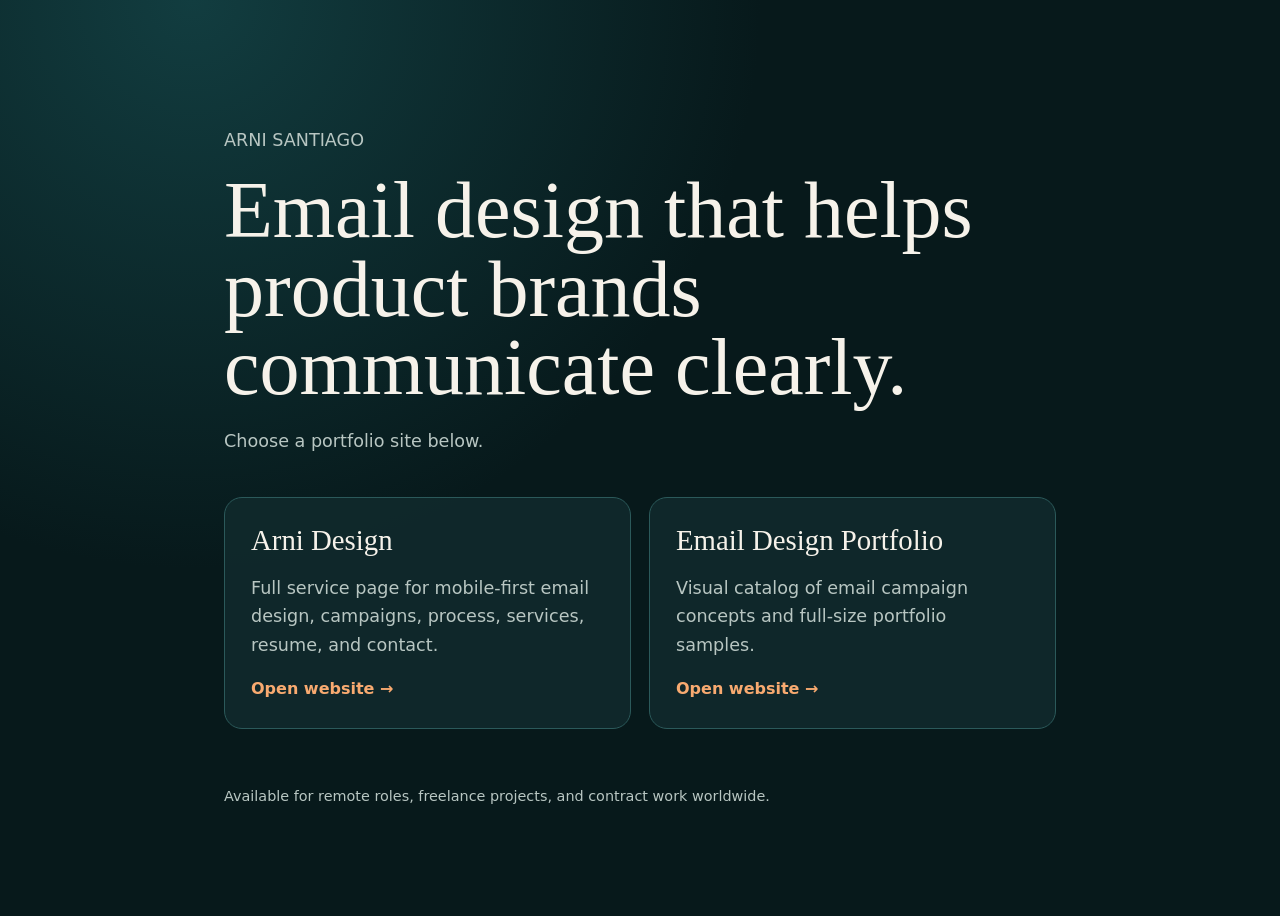
<file: index.html>
<!doctype html>
<html lang="en">
<head>
  <meta charset="utf-8">
  <meta name="viewport" content="width=device-width, initial-scale=1">
  <title>Arni Santiago — Portfolio Websites</title>
  <style>
    :root{color-scheme:dark;--bg:#07191b;--card:#102a2c;--accent:#f8aa70;--text:#f6f2ea;--muted:#b8c6c2}
    *{box-sizing:border-box} body{margin:0;background:radial-gradient(circle at 15% 0,#123d40 0,transparent 40%),var(--bg);color:var(--text);font:16px/1.6 system-ui,-apple-system,Segoe UI,sans-serif}
    main{max-width:880px;margin:0 auto;padding:12vh 24px} h1{font:clamp(2.5rem,7vw,5rem)/.98 Georgia,serif;max-width:760px;margin:0 0 20px} p{color:var(--muted);max-width:650px;font-size:1.1rem}.grid{display:grid;grid-template-columns:repeat(auto-fit,minmax(260px,1fr));gap:18px;margin-top:42px}.card{display:block;text-decoration:none;color:inherit;background:rgba(16,42,44,.9);border:1px solid #2b595a;border-radius:18px;padding:26px;transition:transform .18s,border-color .18s}.card:hover{transform:translateY(-3px);border-color:var(--accent)}.card h2{margin:0 0 8px;font:1.8rem Georgia,serif}.card span{color:var(--accent);font-weight:700}footer{margin-top:56px;color:var(--muted);font-size:.9rem}
  </style>
</head>
<body>
  <main>
    <p>ARNI SANTIAGO</p>
    <h1>Email design that helps product brands communicate clearly.</h1>
    <p>Choose a portfolio site below.</p>
    <section class="grid">
      <a class="card" href="arni-design/"><h2>Arni Design</h2><p>Full service page for mobile-first email design, campaigns, process, services, resume, and contact.</p><span>Open website →</span></a>
      <a class="card" href="arni-portfolio/"><h2>Email Design Portfolio</h2><p>Visual catalog of email campaign concepts and full-size portfolio samples.</p><span>Open website →</span></a>
    </section>
    <footer>Available for remote roles, freelance projects, and contract work worldwide.</footer>
  </main>
</body>
</html>
</file>
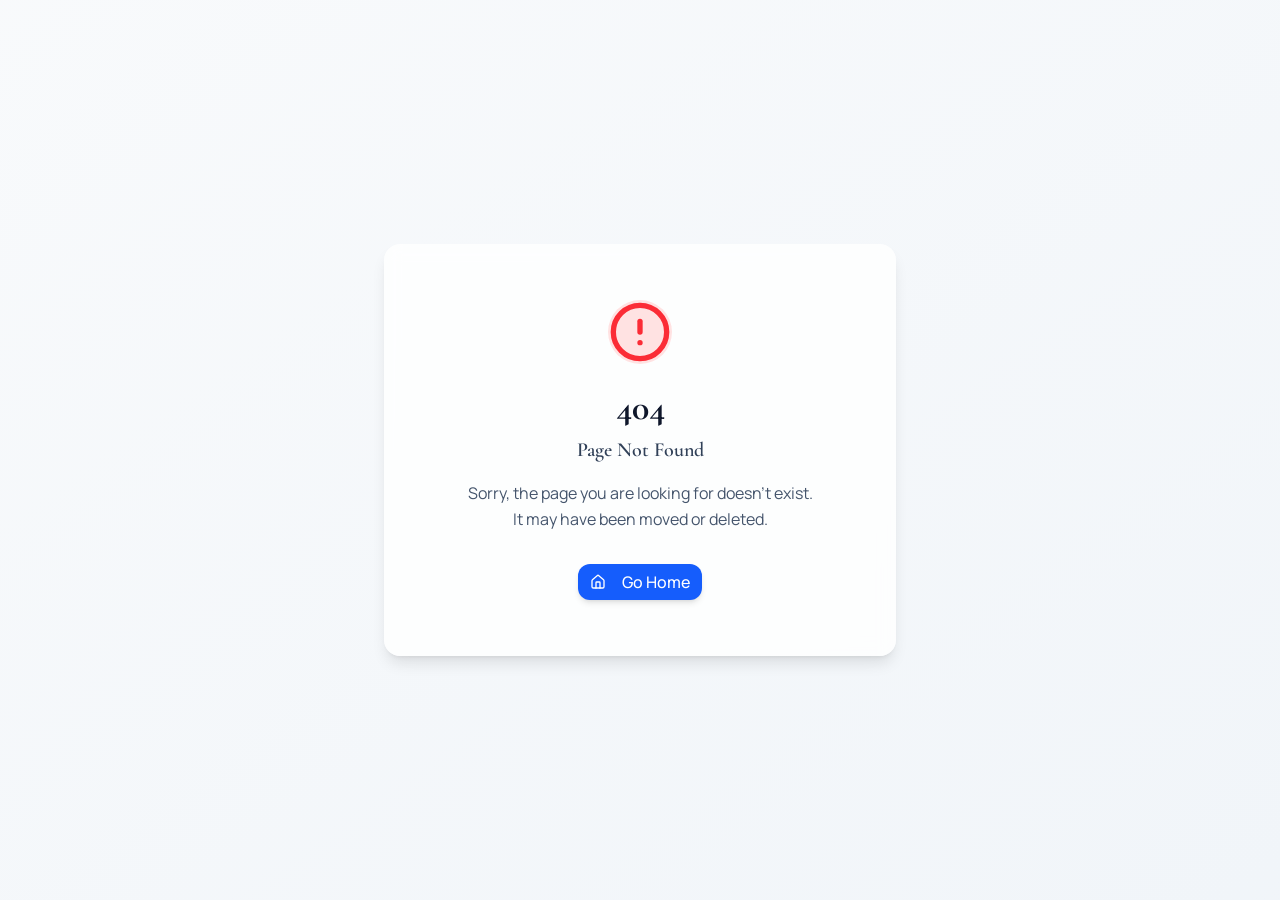
<file: arni-design/index.html>
<!doctype html>
<html lang="en">

  <head>
    <meta charset="UTF-8" />
    <meta
      name="viewport"
      content="width=device-width, initial-scale=1.0, maximum-scale=1" />
    <title>Arni Santiago | Mobile-First Email Designer for E-commerce Brands</title>
    <meta name="description" content="Clean, branded, mobile-first email designs for e-commerce brands. Portfolio by Arni Santiago, focused on product launches, promos, newsletters, and customer education campaigns." />
    <meta property="og:title" content="Arni Santiago — Email Designer for E-commerce Brands" />
    <meta property="og:description" content="Mobile-first email design portfolio for e-commerce campaigns, product promos, and branded customer emails." />
    <meta property="og:type" content="website" />
    <link rel="preconnect" href="https://fonts.googleapis.com" />
    <link rel="preconnect" href="https://fonts.gstatic.com" crossorigin />
    <link href="https://fonts.googleapis.com/css2?family=Cormorant+Garamond:ital,wght@0,400;0,500;0,600;0,700;1,400;1,500&family=Manrope:wght@300;400;500;600;700;800&display=swap" rel="stylesheet" />
    <script type="module" crossorigin src="assets/index-CN11aZuE.js"></script>
    <link rel="stylesheet" crossorigin href="assets/index-BnJmk9Ip.css">
  <link rel="stylesheet" href="assets/accessibility-16px.css">
  <link rel="canonical" href="https://arnidesign-kmipondm.manus.space/" /></head>

  <body>
    <script id="manus-runtime">window.__MANUS_HOST_DEV__ = false;
(function(){"use strict";var Mr={exports:{}},Kn={};/**
 * @license React
 * react-jsx-runtime.production.js
 *
 * Copyright (c) Meta Platforms, Inc. and affiliates.
 *
 * This source code is licensed under the MIT license found in the
 * LICENSE file in the root directory of this source tree.
 */var $c;function um(){if($c)return Kn;$c=1;var r=Symbol.for("react.transitional.element"),i=Symbol.for("react.fragment");function c(s,d,m){var x=null;if(m!==void 0&&(x=""+m),d.key!==void 0&&(x=""+d.key),"key"in d){m={};for(var R in d)R!=="key"&&(m[R]=d[R])}else m=d;return d=m.ref,{$$typeof:r,type:s,key:x,ref:d!==void 0?d:null,props:m}}return Kn.Fragment=i,Kn.jsx=c,Kn.jsxs=c,Kn}var Fc;function dm(){return Fc||(Fc=1,Mr.exports=um()),Mr.exports}var h=dm(),Ar={exports:{}},Pn={},Rr={exports:{}},Nr={};/**
 * @license React
 * scheduler.production.js
 *
 * Copyright (c) Meta Platforms, Inc. and affiliates.
 *
 * This source code is licensed under the MIT license found in the
 * LICENSE file in the root directory of this source tree.
 */var Ic;function fm(){return Ic||(Ic=1,function(r){function i(A,q){var B=A.length;A.push(q);t:for(;0<B;){var bt=B-1>>>1,p=A[bt];if(0<d(p,q))A[bt]=q,A[B]=p,B=bt;else break t}}function c(A){return A.length===0?null:A[0]}function s(A){if(A.length===0)return null;var q=A[0],B=A.pop();if(B!==q){A[0]=B;t:for(var bt=0,p=A.length,O=p>>>1;bt<O;){var X=2*(bt+1)-1,G=A[X],Z=X+1,st=A[Z];if(0>d(G,B))Z<p&&0>d(st,G)?(A[bt]=st,A[Z]=B,bt=Z):(A[bt]=G,A[X]=B,bt=X);else if(Z<p&&0>d(st,B))A[bt]=st,A[Z]=B,bt=Z;else break t}}return q}function d(A,q){var B=A.sortIndex-q.sortIndex;return B!==0?B:A.id-q.id}if(r.unstable_now=void 0,typeof performance=="object"&&typeof performance.now=="function"){var m=performance;r.unstable_now=function(){return m.now()}}else{var x=Date,R=x.now();r.unstable_now=function(){return x.now()-R}}var C=[],v=[],D=1,j=null,J=3,at=!1,$=!1,nt=!1,ct=!1,ht=typeof setTimeout=="function"?setTimeout:null,St=typeof clearTimeout=="function"?clearTimeout:null,_=typeof setImmediate<"u"?setImmediate:null;function Y(A){for(var q=c(v);q!==null;){if(q.callback===null)s(v);else if(q.startTime<=A)s(v),q.sortIndex=q.expirationTime,i(C,q);else break;q=c(v)}}function H(A){if(nt=!1,Y(A),!$)if(c(C)!==null)$=!0,it||(it=!0,Bt());else{var q=c(v);q!==null&&Mt(H,q.startTime-A)}}var it=!1,rt=-1,V=5,xt=-1;function Be(){return ct?!0:!(r.unstable_now()-xt<V)}function te(){if(ct=!1,it){var A=r.unstable_now();xt=A;var q=!0;try{t:{$=!1,nt&&(nt=!1,St(rt),rt=-1),at=!0;var B=J;try{e:{for(Y(A),j=c(C);j!==null&&!(j.expirationTime>A&&Be());){var bt=j.callback;if(typeof bt=="function"){j.callback=null,J=j.priorityLevel;var p=bt(j.expirationTime<=A);if(A=r.unstable_now(),typeof p=="function"){j.callback=p,Y(A),q=!0;break e}j===c(C)&&s(C),Y(A)}else s(C);j=c(C)}if(j!==null)q=!0;else{var O=c(v);O!==null&&Mt(H,O.startTime-A),q=!1}}break t}finally{j=null,J=B,at=!1}q=void 0}}finally{q?Bt():it=!1}}}var Bt;if(typeof _=="function")Bt=function(){_(te)};else if(typeof MessageChannel<"u"){var me=new MessageChannel,Se=me.port2;me.port1.onmessage=te,Bt=function(){Se.postMessage(null)}}else Bt=function(){ht(te,0)};function Mt(A,q){rt=ht(function(){A(r.unstable_now())},q)}r.unstable_IdlePriority=5,r.unstable_ImmediatePriority=1,r.unstable_LowPriority=4,r.unstable_NormalPriority=3,r.unstable_Profiling=null,r.unstable_UserBlockingPriority=2,r.unstable_cancelCallback=function(A){A.callback=null},r.unstable_forceFrameRate=function(A){0>A||125<A?console.error("forceFrameRate takes a positive int between 0 and 125, forcing frame rates higher than 125 fps is not supported"):V=0<A?Math.floor(1e3/A):5},r.unstable_getCurrentPriorityLevel=function(){return J},r.unstable_next=function(A){switch(J){case 1:case 2:case 3:var q=3;break;default:q=J}var B=J;J=q;try{return A()}finally{J=B}},r.unstable_requestPaint=function(){ct=!0},r.unstable_runWithPriority=function(A,q){switch(A){case 1:case 2:case 3:case 4:case 5:break;default:A=3}var B=J;J=A;try{return q()}finally{J=B}},r.unstable_scheduleCallback=function(A,q,B){var bt=r.unstable_now();switch(typeof B=="object"&&B!==null?(B=B.delay,B=typeof B=="number"&&0<B?bt+B:bt):B=bt,A){case 1:var p=-1;break;case 2:p=250;break;case 5:p=1073741823;break;case 4:p=1e4;break;default:p=5e3}return p=B+p,A={id:D++,callback:q,priorityLevel:A,startTime:B,expirationTime:p,sortIndex:-1},B>bt?(A.sortIndex=B,i(v,A),c(C)===null&&A===c(v)&&(nt?(St(rt),rt=-1):nt=!0,Mt(H,B-bt))):(A.sortIndex=p,i(C,A),$||at||($=!0,it||(it=!0,Bt()))),A},r.unstable_shouldYield=Be,r.unstable_wrapCallback=function(A){var q=J;return function(){var B=J;J=q;try{return A.apply(this,arguments)}finally{J=B}}}}(Nr)),Nr}var tu;function hm(){return tu||(tu=1,Rr.exports=fm()),Rr.exports}var zr={exports:{}},ut={};/**
 * @license React
 * react.production.js
 *
 * Copyright (c) Meta Platforms, Inc. and affiliates.
 *
 * This source code is licensed under the MIT license found in the
 * LICENSE file in the root directory of this source tree.
 */var eu;function mm(){if(eu)return ut;eu=1;var r=Symbol.for("react.transitional.element"),i=Symbol.for("react.portal"),c=Symbol.for("react.fragment"),s=Symbol.for("react.strict_mode"),d=Symbol.for("react.profiler"),m=Symbol.for("react.consumer"),x=Symbol.for("react.context"),R=Symbol.for("react.forward_ref"),C=Symbol.for("react.suspense"),v=Symbol.for("react.memo"),D=Symbol.for("react.lazy"),j=Symbol.iterator;function J(p){return p===null||typeof p!="object"?null:(p=j&&p[j]||p["@@iterator"],typeof p=="function"?p:null)}var at={isMounted:function(){return!1},enqueueForceUpdate:function(){},enqueueReplaceState:function(){},enqueueSetState:function(){}},$=Object.assign,nt={};function ct(p,O,X){this.props=p,this.context=O,this.refs=nt,this.updater=X||at}ct.prototype.isReactComponent={},ct.prototype.setState=function(p,O){if(typeof p!="object"&&typeof p!="function"&&p!=null)throw Error("takes an object of state variables to update or a function which returns an object of state variables.");this.updater.enqueueSetState(this,p,O,"setState")},ct.prototype.forceUpdate=function(p){this.updater.enqueueForceUpdate(this,p,"forceUpdate")};function ht(){}ht.prototype=ct.prototype;function St(p,O,X){this.props=p,this.context=O,this.refs=nt,this.updater=X||at}var _=St.prototype=new ht;_.constructor=St,$(_,ct.prototype),_.isPureReactComponent=!0;var Y=Array.isArray,H={H:null,A:null,T:null,S:null,V:null},it=Object.prototype.hasOwnProperty;function rt(p,O,X,G,Z,st){return X=st.ref,{$$typeof:r,type:p,key:O,ref:X!==void 0?X:null,props:st}}function V(p,O){return rt(p.type,O,void 0,void 0,void 0,p.props)}function xt(p){return typeof p=="object"&&p!==null&&p.$$typeof===r}function Be(p){var O={"=":"=0",":":"=2"};return"$"+p.replace(/[=:]/g,function(X){return O[X]})}var te=/\/+/g;function Bt(p,O){return typeof p=="object"&&p!==null&&p.key!=null?Be(""+p.key):O.toString(36)}function me(){}function Se(p){switch(p.status){case"fulfilled":return p.value;case"rejected":throw p.reason;default:switch(typeof p.status=="string"?p.then(me,me):(p.status="pending",p.then(function(O){p.status==="pending"&&(p.status="fulfilled",p.value=O)},function(O){p.status==="pending"&&(p.status="rejected",p.reason=O)})),p.status){case"fulfilled":return p.value;case"rejected":throw p.reason}}throw p}function Mt(p,O,X,G,Z){var st=typeof p;(st==="undefined"||st==="boolean")&&(p=null);var I=!1;if(p===null)I=!0;else switch(st){case"bigint":case"string":case"number":I=!0;break;case"object":switch(p.$$typeof){case r:case i:I=!0;break;case D:return I=p._init,Mt(I(p._payload),O,X,G,Z)}}if(I)return Z=Z(p),I=G===""?"."+Bt(p,0):G,Y(Z)?(X="",I!=null&&(X=I.replace(te,"$&/")+"/"),Mt(Z,O,X,"",function(Jt){return Jt})):Z!=null&&(xt(Z)&&(Z=V(Z,X+(Z.key==null||p&&p.key===Z.key?"":(""+Z.key).replace(te,"$&/")+"/")+I)),O.push(Z)),1;I=0;var gt=G===""?".":G+":";if(Y(p))for(var Tt=0;Tt<p.length;Tt++)G=p[Tt],st=gt+Bt(G,Tt),I+=Mt(G,O,X,st,Z);else if(Tt=J(p),typeof Tt=="function")for(p=Tt.call(p),Tt=0;!(G=p.next()).done;)G=G.value,st=gt+Bt(G,Tt++),I+=Mt(G,O,X,st,Z);else if(st==="object"){if(typeof p.then=="function")return Mt(Se(p),O,X,G,Z);throw O=String(p),Error("Objects are not valid as a React child (found: "+(O==="[object Object]"?"object with keys {"+Object.keys(p).join(", ")+"}":O)+"). If you meant to render a collection of children, use an array instead.")}return I}function A(p,O,X){if(p==null)return p;var G=[],Z=0;return Mt(p,G,"","",function(st){return O.call(X,st,Z++)}),G}function q(p){if(p._status===-1){var O=p._result;O=O(),O.then(function(X){(p._status===0||p._status===-1)&&(p._status=1,p._result=X)},function(X){(p._status===0||p._status===-1)&&(p._status=2,p._result=X)}),p._status===-1&&(p._status=0,p._result=O)}if(p._status===1)return p._result.default;throw p._result}var B=typeof reportError=="function"?reportError:function(p){if(typeof window=="object"&&typeof window.ErrorEvent=="function"){var O=new window.ErrorEvent("error",{bubbles:!0,cancelable:!0,message:typeof p=="object"&&p!==null&&typeof p.message=="string"?String(p.message):String(p),error:p});if(!window.dispatchEvent(O))return}else if(typeof process=="object"&&typeof process.emit=="function"){process.emit("uncaughtException",p);return}console.error(p)};function bt(){}return ut.Children={map:A,forEach:function(p,O,X){A(p,function(){O.apply(this,arguments)},X)},count:function(p){var O=0;return A(p,function(){O++}),O},toArray:function(p){return A(p,function(O){return O})||[]},only:function(p){if(!xt(p))throw Error("React.Children.only expected to receive a single React element child.");return p}},ut.Component=ct,ut.Fragment=c,ut.Profiler=d,ut.PureComponent=St,ut.StrictMode=s,ut.Suspense=C,ut.__CLIENT_INTERNALS_DO_NOT_USE_OR_WARN_USERS_THEY_CANNOT_UPGRADE=H,ut.__COMPILER_RUNTIME={__proto__:null,c:function(p){return H.H.useMemoCache(p)}},ut.cache=function(p){return function(){return p.apply(null,arguments)}},ut.cloneElement=function(p,O,X){if(p==null)throw Error("The argument must be a React element, but you passed "+p+".");var G=$({},p.props),Z=p.key,st=void 0;if(O!=null)for(I in O.ref!==void 0&&(st=void 0),O.key!==void 0&&(Z=""+O.key),O)!it.call(O,I)||I==="key"||I==="__self"||I==="__source"||I==="ref"&&O.ref===void 0||(G[I]=O[I]);var I=arguments.length-2;if(I===1)G.children=X;else if(1<I){for(var gt=Array(I),Tt=0;Tt<I;Tt++)gt[Tt]=arguments[Tt+2];G.children=gt}return rt(p.type,Z,void 0,void 0,st,G)},ut.createContext=function(p){return p={$$typeof:x,_currentValue:p,_currentValue2:p,_threadCount:0,Provider:null,Consumer:null},p.Provider=p,p.Consumer={$$typeof:m,_context:p},p},ut.createElement=function(p,O,X){var G,Z={},st=null;if(O!=null)for(G in O.key!==void 0&&(st=""+O.key),O)it.call(O,G)&&G!=="key"&&G!=="__self"&&G!=="__source"&&(Z[G]=O[G]);var I=arguments.length-2;if(I===1)Z.children=X;else if(1<I){for(var gt=Array(I),Tt=0;Tt<I;Tt++)gt[Tt]=arguments[Tt+2];Z.children=gt}if(p&&p.defaultProps)for(G in I=p.defaultProps,I)Z[G]===void 0&&(Z[G]=I[G]);return rt(p,st,void 0,void 0,null,Z)},ut.createRef=function(){return{current:null}},ut.forwardRef=function(p){return{$$typeof:R,render:p}},ut.isValidElement=xt,ut.lazy=function(p){return{$$typeof:D,_payload:{_status:-1,_result:p},_init:q}},ut.memo=function(p,O){return{$$typeof:v,type:p,compare:O===void 0?null:O}},ut.startTransition=function(p){var O=H.T,X={};H.T=X;try{var G=p(),Z=H.S;Z!==null&&Z(X,G),typeof G=="object"&&G!==null&&typeof G.then=="function"&&G.then(bt,B)}catch(st){B(st)}finally{H.T=O}},ut.unstable_useCacheRefresh=function(){return H.H.useCacheRefresh()},ut.use=function(p){return H.H.use(p)},ut.useActionState=function(p,O,X){return H.H.useActionState(p,O,X)},ut.useCallback=function(p,O){return H.H.useCallback(p,O)},ut.useContext=function(p){return H.H.useContext(p)},ut.useDebugValue=function(){},ut.useDeferredValue=function(p,O){return H.H.useDeferredValue(p,O)},ut.useEffect=function(p,O,X){var G=H.H;if(typeof X=="function")throw Error("useEffect CRUD overload is not enabled in this build of React.");return G.useEffect(p,O)},ut.useId=function(){return H.H.useId()},ut.useImperativeHandle=function(p,O,X){return H.H.useImperativeHandle(p,O,X)},ut.useInsertionEffect=function(p,O){return H.H.useInsertionEffect(p,O)},ut.useLayoutEffect=function(p,O){return H.H.useLayoutEffect(p,O)},ut.useMemo=function(p,O){return H.H.useMemo(p,O)},ut.useOptimistic=function(p,O){return H.H.useOptimistic(p,O)},ut.useReducer=function(p,O,X){return H.H.useReducer(p,O,X)},ut.useRef=function(p){return H.H.useRef(p)},ut.useState=function(p){return H.H.useState(p)},ut.useSyncExternalStore=function(p,O,X){return H.H.useSyncExternalStore(p,O,X)},ut.useTransition=function(){return H.H.useTransition()},ut.version="19.1.1",ut}var lu;function _r(){return lu||(lu=1,zr.exports=mm()),zr.exports}var kr={exports:{}},he={};/**
 * @license React
 * react-dom.production.js
 *
 * Copyright (c) Meta Platforms, Inc. and affiliates.
 *
 * This source code is licensed under the MIT license found in the
 * LICENSE file in the root directory of this source tree.
 */var au;function gm(){if(au)return he;au=1;var r=_r();function i(C){var v="https://react.dev/errors/"+C;if(1<arguments.length){v+="?args[]="+encodeURIComponent(arguments[1]);for(var D=2;D<arguments.length;D++)v+="&args[]="+encodeURIComponent(arguments[D])}return"Minified React error #"+C+"; visit "+v+" for the full message or use the non-minified dev environment for full errors and additional helpful warnings."}function c(){}var s={d:{f:c,r:function(){throw Error(i(522))},D:c,C:c,L:c,m:c,X:c,S:c,M:c},p:0,findDOMNode:null},d=Symbol.for("react.portal");function m(C,v,D){var j=3<arguments.length&&arguments[3]!==void 0?arguments[3]:null;return{$$typeof:d,key:j==null?null:""+j,children:C,containerInfo:v,implementation:D}}var x=r.__CLIENT_INTERNALS_DO_NOT_USE_OR_WARN_USERS_THEY_CANNOT_UPGRADE;function R(C,v){if(C==="font")return"";if(typeof v=="string")return v==="use-credentials"?v:""}return he.__DOM_INTERNALS_DO_NOT_USE_OR_WARN_USERS_THEY_CANNOT_UPGRADE=s,he.createPortal=function(C,v){var D=2<arguments.length&&arguments[2]!==void 0?arguments[2]:null;if(!v||v.nodeType!==1&&v.nodeType!==9&&v.nodeType!==11)throw Error(i(299));return m(C,v,null,D)},he.flushSync=function(C){var v=x.T,D=s.p;try{if(x.T=null,s.p=2,C)return C()}finally{x.T=v,s.p=D,s.d.f()}},he.preconnect=function(C,v){typeof C=="string"&&(v?(v=v.crossOrigin,v=typeof v=="string"?v==="use-credentials"?v:"":void 0):v=null,s.d.C(C,v))},he.prefetchDNS=function(C){typeof C=="string"&&s.d.D(C)},he.preinit=function(C,v){if(typeof C=="string"&&v&&typeof v.as=="string"){var D=v.as,j=R(D,v.crossOrigin),J=typeof v.integrity=="string"?v.integrity:void 0,at=typeof v.fetchPriority=="string"?v.fetchPriority:void 0;D==="style"?s.d.S(C,typeof v.precedence=="string"?v.precedence:void 0,{crossOrigin:j,integrity:J,fetchPriority:at}):D==="script"&&s.d.X(C,{crossOrigin:j,integrity:J,fetchPriority:at,nonce:typeof v.nonce=="string"?v.nonce:void 0})}},he.preinitModule=function(C,v){if(typeof C=="string")if(typeof v=="object"&&v!==null){if(v.as==null||v.as==="script"){var D=R(v.as,v.crossOrigin);s.d.M(C,{crossOrigin:D,integrity:typeof v.integrity=="string"?v.integrity:void 0,nonce:typeof v.nonce=="string"?v.nonce:void 0})}}else v==null&&s.d.M(C)},he.preload=function(C,v){if(typeof C=="string"&&typeof v=="object"&&v!==null&&typeof v.as=="string"){var D=v.as,j=R(D,v.crossOrigin);s.d.L(C,D,{crossOrigin:j,integrity:typeof v.integrity=="string"?v.integrity:void 0,nonce:typeof v.nonce=="string"?v.nonce:void 0,type:typeof v.type=="string"?v.type:void 0,fetchPriority:typeof v.fetchPriority=="string"?v.fetchPriority:void 0,referrerPolicy:typeof v.referrerPolicy=="string"?v.referrerPolicy:void 0,imageSrcSet:typeof v.imageSrcSet=="string"?v.imageSrcSet:void 0,imageSizes:typeof v.imageSizes=="string"?v.imageSizes:void 0,media:typeof v.media=="string"?v.media:void 0})}},he.preloadModule=function(C,v){if(typeof C=="string")if(v){var D=R(v.as,v.crossOrigin);s.d.m(C,{as:typeof v.as=="string"&&v.as!=="script"?v.as:void 0,crossOrigin:D,integrity:typeof v.integrity=="string"?v.integrity:void 0})}else s.d.m(C)},he.requestFormReset=function(C){s.d.r(C)},he.unstable_batchedUpdates=function(C,v){return C(v)},he.useFormState=function(C,v,D){return x.H.useFormState(C,v,D)},he.useFormStatus=function(){return x.H.useHostTransitionStatus()},he.version="19.1.1",he}var nu;function pm(){if(nu)return kr.exports;nu=1;function r(){if(!(typeof __REACT_DEVTOOLS_GLOBAL_HOOK__>"u"||typeof __REACT_DEVTOOLS_GLOBAL_HOOK__.checkDCE!="function"))try{__REACT_DEVTOOLS_GLOBAL_HOOK__.checkDCE(r)}catch(i){console.error(i)}}return r(),kr.exports=gm(),kr.exports}/**
 * @license React
 * react-dom-client.production.js
 *
 * Copyright (c) Meta Platforms, Inc. and affiliates.
 *
 * This source code is licensed under the MIT license found in the
 * LICENSE file in the root directory of this source tree.
 */var ou;function ym(){if(ou)return Pn;ou=1;var r=hm(),i=_r(),c=pm();function s(t){var e="https://react.dev/errors/"+t;if(1<arguments.length){e+="?args[]="+encodeURIComponent(arguments[1]);for(var l=2;l<arguments.length;l++)e+="&args[]="+encodeURIComponent(arguments[l])}return"Minified React error #"+t+"; visit "+e+" for the full message or use the non-minified dev environment for full errors and additional helpful warnings."}function d(t){return!(!t||t.nodeType!==1&&t.nodeType!==9&&t.nodeType!==11)}function m(t){var e=t,l=t;if(t.alternate)for(;e.return;)e=e.return;else{t=e;do e=t,(e.flags&4098)!==0&&(l=e.return),t=e.return;while(t)}return e.tag===3?l:null}function x(t){if(t.tag===13){var e=t.memoizedState;if(e===null&&(t=t.alternate,t!==null&&(e=t.memoizedState)),e!==null)return e.dehydrated}return null}function R(t){if(m(t)!==t)throw Error(s(188))}function C(t){var e=t.alternate;if(!e){if(e=m(t),e===null)throw Error(s(188));return e!==t?null:t}for(var l=t,a=e;;){var n=l.return;if(n===null)break;var o=n.alternate;if(o===null){if(a=n.return,a!==null){l=a;continue}break}if(n.child===o.child){for(o=n.child;o;){if(o===l)return R(n),t;if(o===a)return R(n),e;o=o.sibling}throw Error(s(188))}if(l.return!==a.return)l=n,a=o;else{for(var u=!1,f=n.child;f;){if(f===l){u=!0,l=n,a=o;break}if(f===a){u=!0,a=n,l=o;break}f=f.sibling}if(!u){for(f=o.child;f;){if(f===l){u=!0,l=o,a=n;break}if(f===a){u=!0,a=o,l=n;break}f=f.sibling}if(!u)throw Error(s(189))}}if(l.alternate!==a)throw Error(s(190))}if(l.tag!==3)throw Error(s(188));return l.stateNode.current===l?t:e}function v(t){var e=t.tag;if(e===5||e===26||e===27||e===6)return t;for(t=t.child;t!==null;){if(e=v(t),e!==null)return e;t=t.sibling}return null}var D=Object.assign,j=Symbol.for("react.element"),J=Symbol.for("react.transitional.element"),at=Symbol.for("react.portal"),$=Symbol.for("react.fragment"),nt=Symbol.for("react.strict_mode"),ct=Symbol.for("react.profiler"),ht=Symbol.for("react.provider"),St=Symbol.for("react.consumer"),_=Symbol.for("react.context"),Y=Symbol.for("react.forward_ref"),H=Symbol.for("react.suspense"),it=Symbol.for("react.suspense_list"),rt=Symbol.for("react.memo"),V=Symbol.for("react.lazy"),xt=Symbol.for("react.activity"),Be=Symbol.for("react.memo_cache_sentinel"),te=Symbol.iterator;function Bt(t){return t===null||typeof t!="object"?null:(t=te&&t[te]||t["@@iterator"],typeof t=="function"?t:null)}var me=Symbol.for("react.client.reference");function Se(t){if(t==null)return null;if(typeof t=="function")return t.$$typeof===me?null:t.displayName||t.name||null;if(typeof t=="string")return t;switch(t){case $:return"Fragment";case ct:return"Profiler";case nt:return"StrictMode";case H:return"Suspense";case it:return"SuspenseList";case xt:return"Activity"}if(typeof t=="object")switch(t.$$typeof){case at:return"Portal";case _:return(t.displayName||"Context")+".Provider";case St:return(t._context.displayName||"Context")+".Consumer";case Y:var e=t.render;return t=t.displayName,t||(t=e.displayName||e.name||"",t=t!==""?"ForwardRef("+t+")":"ForwardRef"),t;case rt:return e=t.displayName||null,e!==null?e:Se(t.type)||"Memo";case V:e=t._payload,t=t._init;try{return Se(t(e))}catch{}}return null}var Mt=Array.isArray,A=i.__CLIENT_INTERNALS_DO_NOT_USE_OR_WARN_USERS_THEY_CANNOT_UPGRADE,q=c.__DOM_INTERNALS_DO_NOT_USE_OR_WARN_USERS_THEY_CANNOT_UPGRADE,B={pending:!1,data:null,method:null,action:null},bt=[],p=-1;function O(t){return{current:t}}function X(t){0>p||(t.current=bt[p],bt[p]=null,p--)}function G(t,e){p++,bt[p]=t.current,t.current=e}var Z=O(null),st=O(null),I=O(null),gt=O(null);function Tt(t,e){switch(G(I,e),G(st,t),G(Z,null),e.nodeType){case 9:case 11:t=(t=e.documentElement)&&(t=t.namespaceURI)?Hh(t):0;break;default:if(t=e.tagName,e=e.namespaceURI)e=Hh(e),t=Uh(e,t);else switch(t){case"svg":t=1;break;case"math":t=2;break;default:t=0}}X(Z),G(Z,t)}function Jt(){X(Z),X(st),X(I)}function Ke(t){t.memoizedState!==null&&G(gt,t);var e=Z.current,l=Uh(e,t.type);e!==l&&(G(st,t),G(Z,l))}function Ce(t){st.current===t&&(X(Z),X(st)),gt.current===t&&(X(gt),Wo._currentValue=B)}var Pe=Object.prototype.hasOwnProperty,yl=r.unstable_scheduleCallback,sn=r.unstable_cancelCallback,Ca=r.unstable_shouldYield,ri=r.unstable_requestPaint,ge=r.unstable_now,si=r.unstable_getCurrentPriorityLevel,Ul=r.unstable_ImmediatePriority,Fn=r.unstable_UserBlockingPriority,nl=r.unstable_NormalPriority,ci=r.unstable_LowPriority,Gl=r.unstable_IdlePriority,ui=r.log,Ea=r.unstable_setDisableYieldValue,ql=null,Wt=null;function Je(t){if(typeof ui=="function"&&Ea(t),Wt&&typeof Wt.setStrictMode=="function")try{Wt.setStrictMode(ql,t)}catch{}}var $t=Math.clz32?Math.clz32:fi,di=Math.log,Ta=Math.LN2;function fi(t){return t>>>=0,t===0?32:31-(di(t)/Ta|0)|0}var L=256,cn=4194304;function vl(t){var e=t&42;if(e!==0)return e;switch(t&-t){case 1:return 1;case 2:return 2;case 4:return 4;case 8:return 8;case 16:return 16;case 32:return 32;case 64:return 64;case 128:return 128;case 256:case 512:case 1024:case 2048:case 4096:case 8192:case 16384:case 32768:case 65536:case 131072:case 262144:case 524288:case 1048576:case 2097152:return t&4194048;case 4194304:case 8388608:case 16777216:case 33554432:return t&62914560;case 67108864:return 67108864;case 134217728:return 134217728;case 268435456:return 268435456;case 536870912:return 536870912;case 1073741824:return 0;default:return t}}function un(t,e,l){var a=t.pendingLanes;if(a===0)return 0;var n=0,o=t.suspendedLanes,u=t.pingedLanes;t=t.warmLanes;var f=a&134217727;return f!==0?(a=f&~o,a!==0?n=vl(a):(u&=f,u!==0?n=vl(u):l||(l=f&~t,l!==0&&(n=vl(l))))):(f=a&~o,f!==0?n=vl(f):u!==0?n=vl(u):l||(l=a&~t,l!==0&&(n=vl(l)))),n===0?0:e!==0&&e!==n&&(e&o)===0&&(o=n&-n,l=e&-e,o>=l||o===32&&(l&4194048)!==0)?e:n}function Dt(t,e){return(t.pendingLanes&~(t.suspendedLanes&~t.pingedLanes)&e)===0}function In(t,e){switch(t){case 1:case 2:case 4:case 8:case 64:return e+250;case 16:case 32:case 128:case 256:case 512:case 1024:case 2048:case 4096:case 8192:case 16384:case 32768:case 65536:case 131072:case 262144:case 524288:case 1048576:case 2097152:return e+5e3;case 4194304:case 8388608:case 16777216:case 33554432:return-1;case 67108864:case 134217728:case 268435456:case 536870912:case 1073741824:return-1;default:return-1}}function to(){var t=L;return L<<=1,(L&4194048)===0&&(L=256),t}function hi(){var t=cn;return cn<<=1,(cn&62914560)===0&&(cn=4194304),t}function eo(t){for(var e=[],l=0;31>l;l++)e.push(t);return e}function Da(t,e){t.pendingLanes|=e,e!==268435456&&(t.suspendedLanes=0,t.pingedLanes=0,t.warmLanes=0)}function Ir(t,e,l,a,n,o){var u=t.pendingLanes;t.pendingLanes=l,t.suspendedLanes=0,t.pingedLanes=0,t.warmLanes=0,t.expiredLanes&=l,t.entangledLanes&=l,t.errorRecoveryDisabledLanes&=l,t.shellSuspendCounter=0;var f=t.entanglements,g=t.expirationTimes,S=t.hiddenUpdates;for(l=u&~l;0<l;){var N=31-$t(l),k=1<<N;f[N]=0,g[N]=-1;var E=S[N];if(E!==null)for(S[N]=null,N=0;N<E.length;N++){var T=E[N];T!==null&&(T.lane&=-536870913)}l&=~k}a!==0&&mi(t,a,0),o!==0&&n===0&&t.tag!==0&&(t.suspendedLanes|=o&~(u&~e))}function mi(t,e,l){t.pendingLanes|=e,t.suspendedLanes&=~e;var a=31-$t(e);t.entangledLanes|=e,t.entanglements[a]=t.entanglements[a]|1073741824|l&4194090}function gi(t,e){var l=t.entangledLanes|=e;for(t=t.entanglements;l;){var a=31-$t(l),n=1<<a;n&e|t[a]&e&&(t[a]|=e),l&=~n}}function lo(t){switch(t){case 2:t=1;break;case 8:t=4;break;case 32:t=16;break;case 256:case 512:case 1024:case 2048:case 4096:case 8192:case 16384:case 32768:case 65536:case 131072:case 262144:case 524288:case 1048576:case 2097152:case 4194304:case 8388608:case 16777216:case 33554432:t=128;break;case 268435456:t=134217728;break;default:t=0}return t}function ao(t){return t&=-t,2<t?8<t?(t&134217727)!==0?32:268435456:8:2}function pi(){var t=q.p;return t!==0?t:(t=window.event,t===void 0?32:nm(t.type))}function ts(t,e){var l=q.p;try{return q.p=t,e()}finally{q.p=l}}var ol=Math.random().toString(36).slice(2),ee="__reactFiber$"+ol,pe="__reactProps$"+ol,Yl="__reactContainer$"+ol,no="__reactEvents$"+ol,es="__reactListeners$"+ol,ls="__reactHandles$"+ol,yi="__reactResources$"+ol,Ma="__reactMarker$"+ol;function oo(t){delete t[ee],delete t[pe],delete t[no],delete t[es],delete t[ls]}function Vl(t){var e=t[ee];if(e)return e;for(var l=t.parentNode;l;){if(e=l[Yl]||l[ee]){if(l=e.alternate,e.child!==null||l!==null&&l.child!==null)for(t=Vh(t);t!==null;){if(l=t[ee])return l;t=Vh(t)}return e}t=l,l=t.parentNode}return null}function Xl(t){if(t=t[ee]||t[Yl]){var e=t.tag;if(e===5||e===6||e===13||e===26||e===27||e===3)return t}return null}function Aa(t){var e=t.tag;if(e===5||e===26||e===27||e===6)return t.stateNode;throw Error(s(33))}function Zl(t){var e=t[yi];return e||(e=t[yi]={hoistableStyles:new Map,hoistableScripts:new Map}),e}function Vt(t){t[Ma]=!0}var vi=new Set,bi={};function bl(t,e){We(t,e),We(t+"Capture",e)}function We(t,e){for(bi[t]=e,t=0;t<e.length;t++)vi.add(e[t])}var as=RegExp("^[:A-Z_a-z\\u00C0-\\u00D6\\u00D8-\\u00F6\\u00F8-\\u02FF\\u0370-\\u037D\\u037F-\\u1FFF\\u200C-\\u200D\\u2070-\\u218F\\u2C00-\\u2FEF\\u3001-\\uD7FF\\uF900-\\uFDCF\\uFDF0-\\uFFFD][:A-Z_a-z\\u00C0-\\u00D6\\u00D8-\\u00F6\\u00F8-\\u02FF\\u0370-\\u037D\\u037F-\\u1FFF\\u200C-\\u200D\\u2070-\\u218F\\u2C00-\\u2FEF\\u3001-\\uD7FF\\uF900-\\uFDCF\\uFDF0-\\uFFFD\\-.0-9\\u00B7\\u0300-\\u036F\\u203F-\\u2040]*$"),xi={},wi={};function Ra(t){return Pe.call(wi,t)?!0:Pe.call(xi,t)?!1:as.test(t)?wi[t]=!0:(xi[t]=!0,!1)}function M(t,e,l){if(Ra(e))if(l===null)t.removeAttribute(e);else{switch(typeof l){case"undefined":case"function":case"symbol":t.removeAttribute(e);return;case"boolean":var a=e.toLowerCase().slice(0,5);if(a!=="data-"&&a!=="aria-"){t.removeAttribute(e);return}}t.setAttribute(e,""+l)}}function tt(t,e,l){if(l===null)t.removeAttribute(e);else{switch(typeof l){case"undefined":case"function":case"symbol":case"boolean":t.removeAttribute(e);return}t.setAttribute(e,""+l)}}function Ot(t,e,l,a){if(a===null)t.removeAttribute(l);else{switch(typeof a){case"undefined":case"function":case"symbol":case"boolean":t.removeAttribute(l);return}t.setAttributeNS(e,l,""+a)}}var le,Ee;function ae(t){if(le===void 0)try{throw Error()}catch(l){var e=l.stack.trim().match(/\n( *(at )?)/);le=e&&e[1]||"",Ee=-1<l.stack.indexOf(`
    at`)?" (<anonymous>)":-1<l.stack.indexOf("@")?"@unknown:0:0":""}return`
`+le+t+Ee}var Le=!1;function He(t,e){if(!t||Le)return"";Le=!0;var l=Error.prepareStackTrace;Error.prepareStackTrace=void 0;try{var a={DetermineComponentFrameRoot:function(){try{if(e){var k=function(){throw Error()};if(Object.defineProperty(k.prototype,"props",{set:function(){throw Error()}}),typeof Reflect=="object"&&Reflect.construct){try{Reflect.construct(k,[])}catch(T){var E=T}Reflect.construct(t,[],k)}else{try{k.call()}catch(T){E=T}t.call(k.prototype)}}else{try{throw Error()}catch(T){E=T}(k=t())&&typeof k.catch=="function"&&k.catch(function(){})}}catch(T){if(T&&E&&typeof T.stack=="string")return[T.stack,E.stack]}return[null,null]}};a.DetermineComponentFrameRoot.displayName="DetermineComponentFrameRoot";var n=Object.getOwnPropertyDescriptor(a.DetermineComponentFrameRoot,"name");n&&n.configurable&&Object.defineProperty(a.DetermineComponentFrameRoot,"name",{value:"DetermineComponentFrameRoot"});var o=a.DetermineComponentFrameRoot(),u=o[0],f=o[1];if(u&&f){var g=u.split(`
`),S=f.split(`
`);for(n=a=0;a<g.length&&!g[a].includes("DetermineComponentFrameRoot");)a++;for(;n<S.length&&!S[n].includes("DetermineComponentFrameRoot");)n++;if(a===g.length||n===S.length)for(a=g.length-1,n=S.length-1;1<=a&&0<=n&&g[a]!==S[n];)n--;for(;1<=a&&0<=n;a--,n--)if(g[a]!==S[n]){if(a!==1||n!==1)do if(a--,n--,0>n||g[a]!==S[n]){var N=`
`+g[a].replace(" at new "," at ");return t.displayName&&N.includes("<anonymous>")&&(N=N.replace("<anonymous>",t.displayName)),N}while(1<=a&&0<=n);break}}}finally{Le=!1,Error.prepareStackTrace=l}return(l=t?t.displayName||t.name:"")?ae(l):""}function Ql(t){switch(t.tag){case 26:case 27:case 5:return ae(t.type);case 16:return ae("Lazy");case 13:return ae("Suspense");case 19:return ae("SuspenseList");case 0:case 15:return He(t.type,!1);case 11:return He(t.type.render,!1);case 1:return He(t.type,!0);case 31:return ae("Activity");default:return""}}function xl(t){try{var e="";do e+=Ql(t),t=t.return;while(t);return e}catch(l){return`
Error generating stack: `+l.message+`
`+l.stack}}function Xt(t){switch(typeof t){case"bigint":case"boolean":case"number":case"string":case"undefined":return t;case"object":return t;default:return""}}function il(t){var e=t.type;return(t=t.nodeName)&&t.toLowerCase()==="input"&&(e==="checkbox"||e==="radio")}function ve(t){var e=il(t)?"checked":"value",l=Object.getOwnPropertyDescriptor(t.constructor.prototype,e),a=""+t[e];if(!t.hasOwnProperty(e)&&typeof l<"u"&&typeof l.get=="function"&&typeof l.set=="function"){var n=l.get,o=l.set;return Object.defineProperty(t,e,{configurable:!0,get:function(){return n.call(this)},set:function(u){a=""+u,o.call(this,u)}}),Object.defineProperty(t,e,{enumerable:l.enumerable}),{getValue:function(){return a},setValue:function(u){a=""+u},stopTracking:function(){t._valueTracker=null,delete t[e]}}}}function re(t){t._valueTracker||(t._valueTracker=ve(t))}function rl(t){if(!t)return!1;var e=t._valueTracker;if(!e)return!0;var l=e.getValue(),a="";return t&&(a=il(t)?t.checked?"true":"false":t.value),t=a,t!==l?(e.setValue(t),!0):!1}function wl(t){if(t=t||(typeof document<"u"?document:void 0),typeof t>"u")return null;try{return t.activeElement||t.body}catch{return t.body}}var dn=/[\n"\\]/g;function se(t){return t.replace(dn,function(e){return"\\"+e.charCodeAt(0).toString(16)+" "})}function Kl(t,e,l,a,n,o,u,f){t.name="",u!=null&&typeof u!="function"&&typeof u!="symbol"&&typeof u!="boolean"?t.type=u:t.removeAttribute("type"),e!=null?u==="number"?(e===0&&t.value===""||t.value!=e)&&(t.value=""+Xt(e)):t.value!==""+Xt(e)&&(t.value=""+Xt(e)):u!=="submit"&&u!=="reset"||t.removeAttribute("value"),e!=null?Pl(t,u,Xt(e)):l!=null?Pl(t,u,Xt(l)):a!=null&&t.removeAttribute("value"),n==null&&o!=null&&(t.defaultChecked=!!o),n!=null&&(t.checked=n&&typeof n!="function"&&typeof n!="symbol"),f!=null&&typeof f!="function"&&typeof f!="symbol"&&typeof f!="boolean"?t.name=""+Xt(f):t.removeAttribute("name")}function Na(t,e,l,a,n,o,u,f){if(o!=null&&typeof o!="function"&&typeof o!="symbol"&&typeof o!="boolean"&&(t.type=o),e!=null||l!=null){if(!(o!=="submit"&&o!=="reset"||e!=null))return;l=l!=null?""+Xt(l):"",e=e!=null?""+Xt(e):l,f||e===t.value||(t.value=e),t.defaultValue=e}a=a??n,a=typeof a!="function"&&typeof a!="symbol"&&!!a,t.checked=f?t.checked:!!a,t.defaultChecked=!!a,u!=null&&typeof u!="function"&&typeof u!="symbol"&&typeof u!="boolean"&&(t.name=u)}function Pl(t,e,l){e==="number"&&wl(t.ownerDocument)===t||t.defaultValue===""+l||(t.defaultValue=""+l)}function $e(t,e,l,a){if(t=t.options,e){e={};for(var n=0;n<l.length;n++)e["$"+l[n]]=!0;for(l=0;l<t.length;l++)n=e.hasOwnProperty("$"+t[l].value),t[l].selected!==n&&(t[l].selected=n),n&&a&&(t[l].defaultSelected=!0)}else{for(l=""+Xt(l),e=null,n=0;n<t.length;n++){if(t[n].value===l){t[n].selected=!0,a&&(t[n].defaultSelected=!0);return}e!==null||t[n].disabled||(e=t[n])}e!==null&&(e.selected=!0)}}function za(t,e,l){if(e!=null&&(e=""+Xt(e),e!==t.value&&(t.value=e),l==null)){t.defaultValue!==e&&(t.defaultValue=e);return}t.defaultValue=l!=null?""+Xt(l):""}function _a(t,e,l,a){if(e==null){if(a!=null){if(l!=null)throw Error(s(92));if(Mt(a)){if(1<a.length)throw Error(s(93));a=a[0]}l=a}l==null&&(l=""),e=l}l=Xt(e),t.defaultValue=l,a=t.textContent,a===l&&a!==""&&a!==null&&(t.value=a)}function Fe(t,e){if(e){var l=t.firstChild;if(l&&l===t.lastChild&&l.nodeType===3){l.nodeValue=e;return}}t.textContent=e}var fn=new Set("animationIterationCount aspectRatio borderImageOutset borderImageSlice borderImageWidth boxFlex boxFlexGroup boxOrdinalGroup columnCount columns flex flexGrow flexPositive flexShrink flexNegative flexOrder gridArea gridRow gridRowEnd gridRowSpan gridRowStart gridColumn gridColumnEnd gridColumnSpan gridColumnStart fontWeight lineClamp lineHeight opacity order orphans scale tabSize widows zIndex zoom fillOpacity floodOpacity stopOpacity strokeDasharray strokeDashoffset strokeMiterlimit strokeOpacity strokeWidth MozAnimationIterationCount MozBoxFlex MozBoxFlexGroup MozLineClamp msAnimationIterationCount msFlex msZoom msFlexGrow msFlexNegative msFlexOrder msFlexPositive msFlexShrink msGridColumn msGridColumnSpan msGridRow msGridRowSpan WebkitAnimationIterationCount WebkitBoxFlex WebKitBoxFlexGroup WebkitBoxOrdinalGroup WebkitColumnCount WebkitColumns WebkitFlex WebkitFlexGrow WebkitFlexPositive WebkitFlexShrink WebkitLineClamp".split(" "));function ka(t,e,l){var a=e.indexOf("--")===0;l==null||typeof l=="boolean"||l===""?a?t.setProperty(e,""):e==="float"?t.cssFloat="":t[e]="":a?t.setProperty(e,l):typeof l!="number"||l===0||fn.has(e)?e==="float"?t.cssFloat=l:t[e]=(""+l).trim():t[e]=l+"px"}function Oa(t,e,l){if(e!=null&&typeof e!="object")throw Error(s(62));if(t=t.style,l!=null){for(var a in l)!l.hasOwnProperty(a)||e!=null&&e.hasOwnProperty(a)||(a.indexOf("--")===0?t.setProperty(a,""):a==="float"?t.cssFloat="":t[a]="");for(var n in e)a=e[n],e.hasOwnProperty(n)&&l[n]!==a&&ka(t,n,a)}else for(var o in e)e.hasOwnProperty(o)&&ka(t,o,e[o])}function ja(t){if(t.indexOf("-")===-1)return!1;switch(t){case"annotation-xml":case"color-profile":case"font-face":case"font-face-src":case"font-face-uri":case"font-face-format":case"font-face-name":case"missing-glyph":return!1;default:return!0}}var Si=new Map([["acceptCharset","accept-charset"],["htmlFor","for"],["httpEquiv","http-equiv"],["crossOrigin","crossorigin"],["accentHeight","accent-height"],["alignmentBaseline","alignment-baseline"],["arabicForm","arabic-form"],["baselineShift","baseline-shift"],["capHeight","cap-height"],["clipPath","clip-path"],["clipRule","clip-rule"],["colorInterpolation","color-interpolation"],["colorInterpolationFilters","color-interpolation-filters"],["colorProfile","color-profile"],["colorRendering","color-rendering"],["dominantBaseline","dominant-baseline"],["enableBackground","enable-background"],["fillOpacity","fill-opacity"],["fillRule","fill-rule"],["floodColor","flood-color"],["floodOpacity","flood-opacity"],["fontFamily","font-family"],["fontSize","font-size"],["fontSizeAdjust","font-size-adjust"],["fontStretch","font-stretch"],["fontStyle","font-style"],["fontVariant","font-variant"],["fontWeight","font-weight"],["glyphName","glyph-name"],["glyphOrientationHorizontal","glyph-orientation-horizontal"],["glyphOrientationVertical","glyph-orientation-vertical"],["horizAdvX","horiz-adv-x"],["horizOriginX","horiz-origin-x"],["imageRendering","image-rendering"],["letterSpacing","letter-spacing"],["lightingColor","lighting-color"],["markerEnd","marker-end"],["markerMid","marker-mid"],["markerStart","marker-start"],["overlinePosition","overline-position"],["overlineThickness","overline-thickness"],["paintOrder","paint-order"],["panose-1","panose-1"],["pointerEvents","pointer-events"],["renderingIntent","rendering-intent"],["shapeRendering","shape-rendering"],["stopColor","stop-color"],["stopOpacity","stop-opacity"],["strikethroughPosition","strikethrough-position"],["strikethroughThickness","strikethrough-thickness"],["strokeDasharray","stroke-dasharray"],["strokeDashoffset","stroke-dashoffset"],["strokeLinecap","stroke-linecap"],["strokeLinejoin","stroke-linejoin"],["strokeMiterlimit","stroke-miterlimit"],["strokeOpacity","stroke-opacity"],["strokeWidth","stroke-width"],["textAnchor","text-anchor"],["textDecoration","text-decoration"],["textRendering","text-rendering"],["transformOrigin","transform-origin"],["underlinePosition","underline-position"],["underlineThickness","underline-thickness"],["unicodeBidi","unicode-bidi"],["unicodeRange","unicode-range"],["unitsPerEm","units-per-em"],["vAlphabetic","v-alphabetic"],["vHanging","v-hanging"],["vIdeographic","v-ideographic"],["vMathematical","v-mathematical"],["vectorEffect","vector-effect"],["vertAdvY","vert-adv-y"],["vertOriginX","vert-origin-x"],["vertOriginY","vert-origin-y"],["wordSpacing","word-spacing"],["writingMode","writing-mode"],["xmlnsXlink","xmlns:xlink"],["xHeight","x-height"]]),Ci=/^[\u0000-\u001F ]*j[\r\n\t]*a[\r\n\t]*v[\r\n\t]*a[\r\n\t]*s[\r\n\t]*c[\r\n\t]*r[\r\n\t]*i[\r\n\t]*p[\r\n\t]*t[\r\n\t]*:/i;function Ba(t){return Ci.test(""+t)?"javascript:throw new Error('React has blocked a javascript: URL as a security precaution.')":t}var hn=null;function mn(t){return t=t.target||t.srcElement||window,t.correspondingUseElement&&(t=t.correspondingUseElement),t.nodeType===3?t.parentNode:t}var Sl=null,Cl=null;function io(t){var e=Xl(t);if(e&&(t=e.stateNode)){var l=t[pe]||null;t:switch(t=e.stateNode,e.type){case"input":if(Kl(t,l.value,l.defaultValue,l.defaultValue,l.checked,l.defaultChecked,l.type,l.name),e=l.name,l.type==="radio"&&e!=null){for(l=t;l.parentNode;)l=l.parentNode;for(l=l.querySelectorAll('input[name="'+se(""+e)+'"][type="radio"]'),e=0;e<l.length;e++){var a=l[e];if(a!==t&&a.form===t.form){var n=a[pe]||null;if(!n)throw Error(s(90));Kl(a,n.value,n.defaultValue,n.defaultValue,n.checked,n.defaultChecked,n.type,n.name)}}for(e=0;e<l.length;e++)a=l[e],a.form===t.form&&rl(a)}break t;case"textarea":za(t,l.value,l.defaultValue);break t;case"select":e=l.value,e!=null&&$e(t,!!l.multiple,e,!1)}}}var gn=!1;function ro(t,e,l){if(gn)return t(e,l);gn=!0;try{var a=t(e);return a}finally{if(gn=!1,(Sl!==null||Cl!==null)&&(ir(),Sl&&(e=Sl,t=Cl,Cl=Sl=null,io(e),t)))for(e=0;e<t.length;e++)io(t[e])}}function Jl(t,e){var l=t.stateNode;if(l===null)return null;var a=l[pe]||null;if(a===null)return null;l=a[e];t:switch(e){case"onClick":case"onClickCapture":case"onDoubleClick":case"onDoubleClickCapture":case"onMouseDown":case"onMouseDownCapture":case"onMouseMove":case"onMouseMoveCapture":case"onMouseUp":case"onMouseUpCapture":case"onMouseEnter":(a=!a.disabled)||(t=t.type,a=!(t==="button"||t==="input"||t==="select"||t==="textarea")),t=!a;break t;default:t=!1}if(t)return null;if(l&&typeof l!="function")throw Error(s(231,e,typeof l));return l}var Ue=!(typeof window>"u"||typeof window.document>"u"||typeof window.document.createElement>"u"),pn=!1;if(Ue)try{var Wl={};Object.defineProperty(Wl,"passive",{get:function(){pn=!0}}),window.addEventListener("test",Wl,Wl),window.removeEventListener("test",Wl,Wl)}catch{pn=!1}var Ie=null,yn=null,La=null;function so(){if(La)return La;var t,e=yn,l=e.length,a,n="value"in Ie?Ie.value:Ie.textContent,o=n.length;for(t=0;t<l&&e[t]===n[t];t++);var u=l-t;for(a=1;a<=u&&e[l-a]===n[o-a];a++);return La=n.slice(t,1<a?1-a:void 0)}function Ha(t){var e=t.keyCode;return"charCode"in t?(t=t.charCode,t===0&&e===13&&(t=13)):t=e,t===10&&(t=13),32<=t||t===13?t:0}function Ua(){return!0}function co(){return!1}function ce(t){function e(l,a,n,o,u){this._reactName=l,this._targetInst=n,this.type=a,this.nativeEvent=o,this.target=u,this.currentTarget=null;for(var f in t)t.hasOwnProperty(f)&&(l=t[f],this[f]=l?l(o):o[f]);return this.isDefaultPrevented=(o.defaultPrevented!=null?o.defaultPrevented:o.returnValue===!1)?Ua:co,this.isPropagationStopped=co,this}return D(e.prototype,{preventDefault:function(){this.defaultPrevented=!0;var l=this.nativeEvent;l&&(l.preventDefault?l.preventDefault():typeof l.returnValue!="unknown"&&(l.returnValue=!1),this.isDefaultPrevented=Ua)},stopPropagation:function(){var l=this.nativeEvent;l&&(l.stopPropagation?l.stopPropagation():typeof l.cancelBubble!="unknown"&&(l.cancelBubble=!0),this.isPropagationStopped=Ua)},persist:function(){},isPersistent:Ua}),e}var sl={eventPhase:0,bubbles:0,cancelable:0,timeStamp:function(t){return t.timeStamp||Date.now()},defaultPrevented:0,isTrusted:0},Ga=ce(sl),$l=D({},sl,{view:0,detail:0}),Ei=ce($l),Ti,uo,fo,Di=D({},$l,{screenX:0,screenY:0,clientX:0,clientY:0,pageX:0,pageY:0,ctrlKey:0,shiftKey:0,altKey:0,metaKey:0,getModifierState:os,button:0,buttons:0,relatedTarget:function(t){return t.relatedTarget===void 0?t.fromElement===t.srcElement?t.toElement:t.fromElement:t.relatedTarget},movementX:function(t){return"movementX"in t?t.movementX:(t!==fo&&(fo&&t.type==="mousemove"?(Ti=t.screenX-fo.screenX,uo=t.screenY-fo.screenY):uo=Ti=0,fo=t),Ti)},movementY:function(t){return"movementY"in t?t.movementY:uo}}),Vu=ce(Di),D0=D({},Di,{dataTransfer:0}),M0=ce(D0),A0=D({},$l,{relatedTarget:0}),ns=ce(A0),R0=D({},sl,{animationName:0,elapsedTime:0,pseudoElement:0}),N0=ce(R0),z0=D({},sl,{clipboardData:function(t){return"clipboardData"in t?t.clipboardData:window.clipboardData}}),_0=ce(z0),k0=D({},sl,{data:0}),Xu=ce(k0),O0={Esc:"Escape",Spacebar:" ",Left:"ArrowLeft",Up:"ArrowUp",Right:"ArrowRight",Down:"ArrowDown",Del:"Delete",Win:"OS",Menu:"ContextMenu",Apps:"ContextMenu",Scroll:"ScrollLock",MozPrintableKey:"Unidentified"},j0={8:"Backspace",9:"Tab",12:"Clear",13:"Enter",16:"Shift",17:"Control",18:"Alt",19:"Pause",20:"CapsLock",27:"Escape",32:" ",33:"PageUp",34:"PageDown",35:"End",36:"Home",37:"ArrowLeft",38:"ArrowUp",39:"ArrowRight",40:"ArrowDown",45:"Insert",46:"Delete",112:"F1",113:"F2",114:"F3",115:"F4",116:"F5",117:"F6",118:"F7",119:"F8",120:"F9",121:"F10",122:"F11",123:"F12",144:"NumLock",145:"ScrollLock",224:"Meta"},B0={Alt:"altKey",Control:"ctrlKey",Meta:"metaKey",Shift:"shiftKey"};function L0(t){var e=this.nativeEvent;return e.getModifierState?e.getModifierState(t):(t=B0[t])?!!e[t]:!1}function os(){return L0}var H0=D({},$l,{key:function(t){if(t.key){var e=O0[t.key]||t.key;if(e!=="Unidentified")return e}return t.type==="keypress"?(t=Ha(t),t===13?"Enter":String.fromCharCode(t)):t.type==="keydown"||t.type==="keyup"?j0[t.keyCode]||"Unidentified":""},code:0,location:0,ctrlKey:0,shiftKey:0,altKey:0,metaKey:0,repeat:0,locale:0,getModifierState:os,charCode:function(t){return t.type==="keypress"?Ha(t):0},keyCode:function(t){return t.type==="keydown"||t.type==="keyup"?t.keyCode:0},which:function(t){return t.type==="keypress"?Ha(t):t.type==="keydown"||t.type==="keyup"?t.keyCode:0}}),U0=ce(H0),G0=D({},Di,{pointerId:0,width:0,height:0,pressure:0,tangentialPressure:0,tiltX:0,tiltY:0,twist:0,pointerType:0,isPrimary:0}),Zu=ce(G0),q0=D({},$l,{touches:0,targetTouches:0,changedTouches:0,altKey:0,metaKey:0,ctrlKey:0,shiftKey:0,getModifierState:os}),Y0=ce(q0),V0=D({},sl,{propertyName:0,elapsedTime:0,pseudoElement:0}),X0=ce(V0),Z0=D({},Di,{deltaX:function(t){return"deltaX"in t?t.deltaX:"wheelDeltaX"in t?-t.wheelDeltaX:0},deltaY:function(t){return"deltaY"in t?t.deltaY:"wheelDeltaY"in t?-t.wheelDeltaY:"wheelDelta"in t?-t.wheelDelta:0},deltaZ:0,deltaMode:0}),Q0=ce(Z0),K0=D({},sl,{newState:0,oldState:0}),P0=ce(K0),J0=[9,13,27,32],is=Ue&&"CompositionEvent"in window,ho=null;Ue&&"documentMode"in document&&(ho=document.documentMode);var W0=Ue&&"TextEvent"in window&&!ho,Qu=Ue&&(!is||ho&&8<ho&&11>=ho),Ku=" ",Pu=!1;function Ju(t,e){switch(t){case"keyup":return J0.indexOf(e.keyCode)!==-1;case"keydown":return e.keyCode!==229;case"keypress":case"mousedown":case"focusout":return!0;default:return!1}}function Wu(t){return t=t.detail,typeof t=="object"&&"data"in t?t.data:null}var vn=!1;function $0(t,e){switch(t){case"compositionend":return Wu(e);case"keypress":return e.which!==32?null:(Pu=!0,Ku);case"textInput":return t=e.data,t===Ku&&Pu?null:t;default:return null}}function F0(t,e){if(vn)return t==="compositionend"||!is&&Ju(t,e)?(t=so(),La=yn=Ie=null,vn=!1,t):null;switch(t){case"paste":return null;case"keypress":if(!(e.ctrlKey||e.altKey||e.metaKey)||e.ctrlKey&&e.altKey){if(e.char&&1<e.char.length)return e.char;if(e.which)return String.fromCharCode(e.which)}return null;case"compositionend":return Qu&&e.locale!=="ko"?null:e.data;default:return null}}var I0={color:!0,date:!0,datetime:!0,"datetime-local":!0,email:!0,month:!0,number:!0,password:!0,range:!0,search:!0,tel:!0,text:!0,time:!0,url:!0,week:!0};function $u(t){var e=t&&t.nodeName&&t.nodeName.toLowerCase();return e==="input"?!!I0[t.type]:e==="textarea"}function Fu(t,e,l,a){Sl?Cl?Cl.push(a):Cl=[a]:Sl=a,e=fr(e,"onChange"),0<e.length&&(l=new Ga("onChange","change",null,l,a),t.push({event:l,listeners:e}))}var mo=null,go=null;function t1(t){kh(t,0)}function Mi(t){var e=Aa(t);if(rl(e))return t}function Iu(t,e){if(t==="change")return e}var td=!1;if(Ue){var rs;if(Ue){var ss="oninput"in document;if(!ss){var ed=document.createElement("div");ed.setAttribute("oninput","return;"),ss=typeof ed.oninput=="function"}rs=ss}else rs=!1;td=rs&&(!document.documentMode||9<document.documentMode)}function ld(){mo&&(mo.detachEvent("onpropertychange",ad),go=mo=null)}function ad(t){if(t.propertyName==="value"&&Mi(go)){var e=[];Fu(e,go,t,mn(t)),ro(t1,e)}}function e1(t,e,l){t==="focusin"?(ld(),mo=e,go=l,mo.attachEvent("onpropertychange",ad)):t==="focusout"&&ld()}function l1(t){if(t==="selectionchange"||t==="keyup"||t==="keydown")return Mi(go)}function a1(t,e){if(t==="click")return Mi(e)}function n1(t,e){if(t==="input"||t==="change")return Mi(e)}function o1(t,e){return t===e&&(t!==0||1/t===1/e)||t!==t&&e!==e}var Re=typeof Object.is=="function"?Object.is:o1;function po(t,e){if(Re(t,e))return!0;if(typeof t!="object"||t===null||typeof e!="object"||e===null)return!1;var l=Object.keys(t),a=Object.keys(e);if(l.length!==a.length)return!1;for(a=0;a<l.length;a++){var n=l[a];if(!Pe.call(e,n)||!Re(t[n],e[n]))return!1}return!0}function nd(t){for(;t&&t.firstChild;)t=t.firstChild;return t}function od(t,e){var l=nd(t);t=0;for(var a;l;){if(l.nodeType===3){if(a=t+l.textContent.length,t<=e&&a>=e)return{node:l,offset:e-t};t=a}t:{for(;l;){if(l.nextSibling){l=l.nextSibling;break t}l=l.parentNode}l=void 0}l=nd(l)}}function id(t,e){return t&&e?t===e?!0:t&&t.nodeType===3?!1:e&&e.nodeType===3?id(t,e.parentNode):"contains"in t?t.contains(e):t.compareDocumentPosition?!!(t.compareDocumentPosition(e)&16):!1:!1}function rd(t){t=t!=null&&t.ownerDocument!=null&&t.ownerDocument.defaultView!=null?t.ownerDocument.defaultView:window;for(var e=wl(t.document);e instanceof t.HTMLIFrameElement;){try{var l=typeof e.contentWindow.location.href=="string"}catch{l=!1}if(l)t=e.contentWindow;else break;e=wl(t.document)}return e}function cs(t){var e=t&&t.nodeName&&t.nodeName.toLowerCase();return e&&(e==="input"&&(t.type==="text"||t.type==="search"||t.type==="tel"||t.type==="url"||t.type==="password")||e==="textarea"||t.contentEditable==="true")}var i1=Ue&&"documentMode"in document&&11>=document.documentMode,bn=null,us=null,yo=null,ds=!1;function sd(t,e,l){var a=l.window===l?l.document:l.nodeType===9?l:l.ownerDocument;ds||bn==null||bn!==wl(a)||(a=bn,"selectionStart"in a&&cs(a)?a={start:a.selectionStart,end:a.selectionEnd}:(a=(a.ownerDocument&&a.ownerDocument.defaultView||window).getSelection(),a={anchorNode:a.anchorNode,anchorOffset:a.anchorOffset,focusNode:a.focusNode,focusOffset:a.focusOffset}),yo&&po(yo,a)||(yo=a,a=fr(us,"onSelect"),0<a.length&&(e=new Ga("onSelect","select",null,e,l),t.push({event:e,listeners:a}),e.target=bn)))}function qa(t,e){var l={};return l[t.toLowerCase()]=e.toLowerCase(),l["Webkit"+t]="webkit"+e,l["Moz"+t]="moz"+e,l}var xn={animationend:qa("Animation","AnimationEnd"),animationiteration:qa("Animation","AnimationIteration"),animationstart:qa("Animation","AnimationStart"),transitionrun:qa("Transition","TransitionRun"),transitionstart:qa("Transition","TransitionStart"),transitioncancel:qa("Transition","TransitionCancel"),transitionend:qa("Transition","TransitionEnd")},fs={},cd={};Ue&&(cd=document.createElement("div").style,"AnimationEvent"in window||(delete xn.animationend.animation,delete xn.animationiteration.animation,delete xn.animationstart.animation),"TransitionEvent"in window||delete xn.transitionend.transition);function Ya(t){if(fs[t])return fs[t];if(!xn[t])return t;var e=xn[t],l;for(l in e)if(e.hasOwnProperty(l)&&l in cd)return fs[t]=e[l];return t}var ud=Ya("animationend"),dd=Ya("animationiteration"),fd=Ya("animationstart"),r1=Ya("transitionrun"),s1=Ya("transitionstart"),c1=Ya("transitioncancel"),hd=Ya("transitionend"),md=new Map,hs="abort auxClick beforeToggle cancel canPlay canPlayThrough click close contextMenu copy cut drag dragEnd dragEnter dragExit dragLeave dragOver dragStart drop durationChange emptied encrypted ended error gotPointerCapture input invalid keyDown keyPress keyUp load loadedData loadedMetadata loadStart lostPointerCapture mouseDown mouseMove mouseOut mouseOver mouseUp paste pause play playing pointerCancel pointerDown pointerMove pointerOut pointerOver pointerUp progress rateChange reset resize seeked seeking stalled submit suspend timeUpdate touchCancel touchEnd touchStart volumeChange scroll toggle touchMove waiting wheel".split(" ");hs.push("scrollEnd");function tl(t,e){md.set(t,e),bl(e,[t])}var gd=new WeakMap;function Ge(t,e){if(typeof t=="object"&&t!==null){var l=gd.get(t);return l!==void 0?l:(e={value:t,source:e,stack:xl(e)},gd.set(t,e),e)}return{value:t,source:e,stack:xl(e)}}var qe=[],wn=0,ms=0;function Ai(){for(var t=wn,e=ms=wn=0;e<t;){var l=qe[e];qe[e++]=null;var a=qe[e];qe[e++]=null;var n=qe[e];qe[e++]=null;var o=qe[e];if(qe[e++]=null,a!==null&&n!==null){var u=a.pending;u===null?n.next=n:(n.next=u.next,u.next=n),a.pending=n}o!==0&&pd(l,n,o)}}function Ri(t,e,l,a){qe[wn++]=t,qe[wn++]=e,qe[wn++]=l,qe[wn++]=a,ms|=a,t.lanes|=a,t=t.alternate,t!==null&&(t.lanes|=a)}function gs(t,e,l,a){return Ri(t,e,l,a),Ni(t)}function Sn(t,e){return Ri(t,null,null,e),Ni(t)}function pd(t,e,l){t.lanes|=l;var a=t.alternate;a!==null&&(a.lanes|=l);for(var n=!1,o=t.return;o!==null;)o.childLanes|=l,a=o.alternate,a!==null&&(a.childLanes|=l),o.tag===22&&(t=o.stateNode,t===null||t._visibility&1||(n=!0)),t=o,o=o.return;return t.tag===3?(o=t.stateNode,n&&e!==null&&(n=31-$t(l),t=o.hiddenUpdates,a=t[n],a===null?t[n]=[e]:a.push(e),e.lane=l|536870912),o):null}function Ni(t){if(50<Yo)throw Yo=0,wc=null,Error(s(185));for(var e=t.return;e!==null;)t=e,e=t.return;return t.tag===3?t.stateNode:null}var Cn={};function u1(t,e,l,a){this.tag=t,this.key=l,this.sibling=this.child=this.return=this.stateNode=this.type=this.elementType=null,this.index=0,this.refCleanup=this.ref=null,this.pendingProps=e,this.dependencies=this.memoizedState=this.updateQueue=this.memoizedProps=null,this.mode=a,this.subtreeFlags=this.flags=0,this.deletions=null,this.childLanes=this.lanes=0,this.alternate=null}function Ne(t,e,l,a){return new u1(t,e,l,a)}function ps(t){return t=t.prototype,!(!t||!t.isReactComponent)}function El(t,e){var l=t.alternate;return l===null?(l=Ne(t.tag,e,t.key,t.mode),l.elementType=t.elementType,l.type=t.type,l.stateNode=t.stateNode,l.alternate=t,t.alternate=l):(l.pendingProps=e,l.type=t.type,l.flags=0,l.subtreeFlags=0,l.deletions=null),l.flags=t.flags&65011712,l.childLanes=t.childLanes,l.lanes=t.lanes,l.child=t.child,l.memoizedProps=t.memoizedProps,l.memoizedState=t.memoizedState,l.updateQueue=t.updateQueue,e=t.dependencies,l.dependencies=e===null?null:{lanes:e.lanes,firstContext:e.firstContext},l.sibling=t.sibling,l.index=t.index,l.ref=t.ref,l.refCleanup=t.refCleanup,l}function yd(t,e){t.flags&=65011714;var l=t.alternate;return l===null?(t.childLanes=0,t.lanes=e,t.child=null,t.subtreeFlags=0,t.memoizedProps=null,t.memoizedState=null,t.updateQueue=null,t.dependencies=null,t.stateNode=null):(t.childLanes=l.childLanes,t.lanes=l.lanes,t.child=l.child,t.subtreeFlags=0,t.deletions=null,t.memoizedProps=l.memoizedProps,t.memoizedState=l.memoizedState,t.updateQueue=l.updateQueue,t.type=l.type,e=l.dependencies,t.dependencies=e===null?null:{lanes:e.lanes,firstContext:e.firstContext}),t}function zi(t,e,l,a,n,o){var u=0;if(a=t,typeof t=="function")ps(t)&&(u=1);else if(typeof t=="string")u=fp(t,l,Z.current)?26:t==="html"||t==="head"||t==="body"?27:5;else t:switch(t){case xt:return t=Ne(31,l,e,n),t.elementType=xt,t.lanes=o,t;case $:return Va(l.children,n,o,e);case nt:u=8,n|=24;break;case ct:return t=Ne(12,l,e,n|2),t.elementType=ct,t.lanes=o,t;case H:return t=Ne(13,l,e,n),t.elementType=H,t.lanes=o,t;case it:return t=Ne(19,l,e,n),t.elementType=it,t.lanes=o,t;default:if(typeof t=="object"&&t!==null)switch(t.$$typeof){case ht:case _:u=10;break t;case St:u=9;break t;case Y:u=11;break t;case rt:u=14;break t;case V:u=16,a=null;break t}u=29,l=Error(s(130,t===null?"null":typeof t,"")),a=null}return e=Ne(u,l,e,n),e.elementType=t,e.type=a,e.lanes=o,e}function Va(t,e,l,a){return t=Ne(7,t,a,e),t.lanes=l,t}function ys(t,e,l){return t=Ne(6,t,null,e),t.lanes=l,t}function vs(t,e,l){return e=Ne(4,t.children!==null?t.children:[],t.key,e),e.lanes=l,e.stateNode={containerInfo:t.containerInfo,pendingChildren:null,implementation:t.implementation},e}var En=[],Tn=0,_i=null,ki=0,Ye=[],Ve=0,Xa=null,Tl=1,Dl="";function Za(t,e){En[Tn++]=ki,En[Tn++]=_i,_i=t,ki=e}function vd(t,e,l){Ye[Ve++]=Tl,Ye[Ve++]=Dl,Ye[Ve++]=Xa,Xa=t;var a=Tl;t=Dl;var n=32-$t(a)-1;a&=~(1<<n),l+=1;var o=32-$t(e)+n;if(30<o){var u=n-n%5;o=(a&(1<<u)-1).toString(32),a>>=u,n-=u,Tl=1<<32-$t(e)+n|l<<n|a,Dl=o+t}else Tl=1<<o|l<<n|a,Dl=t}function bs(t){t.return!==null&&(Za(t,1),vd(t,1,0))}function xs(t){for(;t===_i;)_i=En[--Tn],En[Tn]=null,ki=En[--Tn],En[Tn]=null;for(;t===Xa;)Xa=Ye[--Ve],Ye[Ve]=null,Dl=Ye[--Ve],Ye[Ve]=null,Tl=Ye[--Ve],Ye[Ve]=null}var be=null,Ut=null,Et=!1,Qa=null,cl=!1,ws=Error(s(519));function Ka(t){var e=Error(s(418,""));throw xo(Ge(e,t)),ws}function bd(t){var e=t.stateNode,l=t.type,a=t.memoizedProps;switch(e[ee]=t,e[pe]=a,l){case"dialog":vt("cancel",e),vt("close",e);break;case"iframe":case"object":case"embed":vt("load",e);break;case"video":case"audio":for(l=0;l<Xo.length;l++)vt(Xo[l],e);break;case"source":vt("error",e);break;case"img":case"image":case"link":vt("error",e),vt("load",e);break;case"details":vt("toggle",e);break;case"input":vt("invalid",e),Na(e,a.value,a.defaultValue,a.checked,a.defaultChecked,a.type,a.name,!0),re(e);break;case"select":vt("invalid",e);break;case"textarea":vt("invalid",e),_a(e,a.value,a.defaultValue,a.children),re(e)}l=a.children,typeof l!="string"&&typeof l!="number"&&typeof l!="bigint"||e.textContent===""+l||a.suppressHydrationWarning===!0||Lh(e.textContent,l)?(a.popover!=null&&(vt("beforetoggle",e),vt("toggle",e)),a.onScroll!=null&&vt("scroll",e),a.onScrollEnd!=null&&vt("scrollend",e),a.onClick!=null&&(e.onclick=hr),e=!0):e=!1,e||Ka(t)}function xd(t){for(be=t.return;be;)switch(be.tag){case 5:case 13:cl=!1;return;case 27:case 3:cl=!0;return;default:be=be.return}}function vo(t){if(t!==be)return!1;if(!Et)return xd(t),Et=!0,!1;var e=t.tag,l;if((l=e!==3&&e!==27)&&((l=e===5)&&(l=t.type,l=!(l!=="form"&&l!=="button")||Lc(t.type,t.memoizedProps)),l=!l),l&&Ut&&Ka(t),xd(t),e===13){if(t=t.memoizedState,t=t!==null?t.dehydrated:null,!t)throw Error(s(317));t:{for(t=t.nextSibling,e=0;t;){if(t.nodeType===8)if(l=t.data,l==="/$"){if(e===0){Ut=ll(t.nextSibling);break t}e--}else l!=="$"&&l!=="$!"&&l!=="$?"||e++;t=t.nextSibling}Ut=null}}else e===27?(e=Ut,ha(t.type)?(t=qc,qc=null,Ut=t):Ut=e):Ut=be?ll(t.stateNode.nextSibling):null;return!0}function bo(){Ut=be=null,Et=!1}function wd(){var t=Qa;return t!==null&&(Me===null?Me=t:Me.push.apply(Me,t),Qa=null),t}function xo(t){Qa===null?Qa=[t]:Qa.push(t)}var Ss=O(null),Pa=null,Ml=null;function Fl(t,e,l){G(Ss,e._currentValue),e._currentValue=l}function Al(t){t._currentValue=Ss.current,X(Ss)}function Cs(t,e,l){for(;t!==null;){var a=t.alternate;if((t.childLanes&e)!==e?(t.childLanes|=e,a!==null&&(a.childLanes|=e)):a!==null&&(a.childLanes&e)!==e&&(a.childLanes|=e),t===l)break;t=t.return}}function Es(t,e,l,a){var n=t.child;for(n!==null&&(n.return=t);n!==null;){var o=n.dependencies;if(o!==null){var u=n.child;o=o.firstContext;t:for(;o!==null;){var f=o;o=n;for(var g=0;g<e.length;g++)if(f.context===e[g]){o.lanes|=l,f=o.alternate,f!==null&&(f.lanes|=l),Cs(o.return,l,t),a||(u=null);break t}o=f.next}}else if(n.tag===18){if(u=n.return,u===null)throw Error(s(341));u.lanes|=l,o=u.alternate,o!==null&&(o.lanes|=l),Cs(u,l,t),u=null}else u=n.child;if(u!==null)u.return=n;else for(u=n;u!==null;){if(u===t){u=null;break}if(n=u.sibling,n!==null){n.return=u.return,u=n;break}u=u.return}n=u}}function wo(t,e,l,a){t=null;for(var n=e,o=!1;n!==null;){if(!o){if((n.flags&524288)!==0)o=!0;else if((n.flags&262144)!==0)break}if(n.tag===10){var u=n.alternate;if(u===null)throw Error(s(387));if(u=u.memoizedProps,u!==null){var f=n.type;Re(n.pendingProps.value,u.value)||(t!==null?t.push(f):t=[f])}}else if(n===gt.current){if(u=n.alternate,u===null)throw Error(s(387));u.memoizedState.memoizedState!==n.memoizedState.memoizedState&&(t!==null?t.push(Wo):t=[Wo])}n=n.return}t!==null&&Es(e,t,l,a),e.flags|=262144}function Oi(t){for(t=t.firstContext;t!==null;){if(!Re(t.context._currentValue,t.memoizedValue))return!0;t=t.next}return!1}function Ja(t){Pa=t,Ml=null,t=t.dependencies,t!==null&&(t.firstContext=null)}function ye(t){return Sd(Pa,t)}function ji(t,e){return Pa===null&&Ja(t),Sd(t,e)}function Sd(t,e){var l=e._currentValue;if(e={context:e,memoizedValue:l,next:null},Ml===null){if(t===null)throw Error(s(308));Ml=e,t.dependencies={lanes:0,firstContext:e},t.flags|=524288}else Ml=Ml.next=e;return l}var d1=typeof AbortController<"u"?AbortController:function(){var t=[],e=this.signal={aborted:!1,addEventListener:function(l,a){t.push(a)}};this.abort=function(){e.aborted=!0,t.forEach(function(l){return l()})}},f1=r.unstable_scheduleCallback,h1=r.unstable_NormalPriority,Ft={$$typeof:_,Consumer:null,Provider:null,_currentValue:null,_currentValue2:null,_threadCount:0};function Ts(){return{controller:new d1,data:new Map,refCount:0}}function So(t){t.refCount--,t.refCount===0&&f1(h1,function(){t.controller.abort()})}var Co=null,Ds=0,Dn=0,Mn=null;function m1(t,e){if(Co===null){var l=Co=[];Ds=0,Dn=Ac(),Mn={status:"pending",value:void 0,then:function(a){l.push(a)}}}return Ds++,e.then(Cd,Cd),e}function Cd(){if(--Ds===0&&Co!==null){Mn!==null&&(Mn.status="fulfilled");var t=Co;Co=null,Dn=0,Mn=null;for(var e=0;e<t.length;e++)(0,t[e])()}}function g1(t,e){var l=[],a={status:"pending",value:null,reason:null,then:function(n){l.push(n)}};return t.then(function(){a.status="fulfilled",a.value=e;for(var n=0;n<l.length;n++)(0,l[n])(e)},function(n){for(a.status="rejected",a.reason=n,n=0;n<l.length;n++)(0,l[n])(void 0)}),a}var Ed=A.S;A.S=function(t,e){typeof e=="object"&&e!==null&&typeof e.then=="function"&&m1(t,e),Ed!==null&&Ed(t,e)};var Wa=O(null);function Ms(){var t=Wa.current;return t!==null?t:jt.pooledCache}function Bi(t,e){e===null?G(Wa,Wa.current):G(Wa,e.pool)}function Td(){var t=Ms();return t===null?null:{parent:Ft._currentValue,pool:t}}var Eo=Error(s(460)),Dd=Error(s(474)),Li=Error(s(542)),As={then:function(){}};function Md(t){return t=t.status,t==="fulfilled"||t==="rejected"}function Hi(){}function Ad(t,e,l){switch(l=t[l],l===void 0?t.push(e):l!==e&&(e.then(Hi,Hi),e=l),e.status){case"fulfilled":return e.value;case"rejected":throw t=e.reason,Nd(t),t;default:if(typeof e.status=="string")e.then(Hi,Hi);else{if(t=jt,t!==null&&100<t.shellSuspendCounter)throw Error(s(482));t=e,t.status="pending",t.then(function(a){if(e.status==="pending"){var n=e;n.status="fulfilled",n.value=a}},function(a){if(e.status==="pending"){var n=e;n.status="rejected",n.reason=a}})}switch(e.status){case"fulfilled":return e.value;case"rejected":throw t=e.reason,Nd(t),t}throw To=e,Eo}}var To=null;function Rd(){if(To===null)throw Error(s(459));var t=To;return To=null,t}function Nd(t){if(t===Eo||t===Li)throw Error(s(483))}var Il=!1;function Rs(t){t.updateQueue={baseState:t.memoizedState,firstBaseUpdate:null,lastBaseUpdate:null,shared:{pending:null,lanes:0,hiddenCallbacks:null},callbacks:null}}function Ns(t,e){t=t.updateQueue,e.updateQueue===t&&(e.updateQueue={baseState:t.baseState,firstBaseUpdate:t.firstBaseUpdate,lastBaseUpdate:t.lastBaseUpdate,shared:t.shared,callbacks:null})}function ta(t){return{lane:t,tag:0,payload:null,callback:null,next:null}}function ea(t,e,l){var a=t.updateQueue;if(a===null)return null;if(a=a.shared,(At&2)!==0){var n=a.pending;return n===null?e.next=e:(e.next=n.next,n.next=e),a.pending=e,e=Ni(t),pd(t,null,l),e}return Ri(t,a,e,l),Ni(t)}function Do(t,e,l){if(e=e.updateQueue,e!==null&&(e=e.shared,(l&4194048)!==0)){var a=e.lanes;a&=t.pendingLanes,l|=a,e.lanes=l,gi(t,l)}}function zs(t,e){var l=t.updateQueue,a=t.alternate;if(a!==null&&(a=a.updateQueue,l===a)){var n=null,o=null;if(l=l.firstBaseUpdate,l!==null){do{var u={lane:l.lane,tag:l.tag,payload:l.payload,callback:null,next:null};o===null?n=o=u:o=o.next=u,l=l.next}while(l!==null);o===null?n=o=e:o=o.next=e}else n=o=e;l={baseState:a.baseState,firstBaseUpdate:n,lastBaseUpdate:o,shared:a.shared,callbacks:a.callbacks},t.updateQueue=l;return}t=l.lastBaseUpdate,t===null?l.firstBaseUpdate=e:t.next=e,l.lastBaseUpdate=e}var _s=!1;function Mo(){if(_s){var t=Mn;if(t!==null)throw t}}function Ao(t,e,l,a){_s=!1;var n=t.updateQueue;Il=!1;var o=n.firstBaseUpdate,u=n.lastBaseUpdate,f=n.shared.pending;if(f!==null){n.shared.pending=null;var g=f,S=g.next;g.next=null,u===null?o=S:u.next=S,u=g;var N=t.alternate;N!==null&&(N=N.updateQueue,f=N.lastBaseUpdate,f!==u&&(f===null?N.firstBaseUpdate=S:f.next=S,N.lastBaseUpdate=g))}if(o!==null){var k=n.baseState;u=0,N=S=g=null,f=o;do{var E=f.lane&-536870913,T=E!==f.lane;if(T?(wt&E)===E:(a&E)===E){E!==0&&E===Dn&&(_s=!0),N!==null&&(N=N.next={lane:0,tag:f.tag,payload:f.payload,callback:null,next:null});t:{var lt=t,F=f;E=e;var _t=l;switch(F.tag){case 1:if(lt=F.payload,typeof lt=="function"){k=lt.call(_t,k,E);break t}k=lt;break t;case 3:lt.flags=lt.flags&-65537|128;case 0:if(lt=F.payload,E=typeof lt=="function"?lt.call(_t,k,E):lt,E==null)break t;k=D({},k,E);break t;case 2:Il=!0}}E=f.callback,E!==null&&(t.flags|=64,T&&(t.flags|=8192),T=n.callbacks,T===null?n.callbacks=[E]:T.push(E))}else T={lane:E,tag:f.tag,payload:f.payload,callback:f.callback,next:null},N===null?(S=N=T,g=k):N=N.next=T,u|=E;if(f=f.next,f===null){if(f=n.shared.pending,f===null)break;T=f,f=T.next,T.next=null,n.lastBaseUpdate=T,n.shared.pending=null}}while(!0);N===null&&(g=k),n.baseState=g,n.firstBaseUpdate=S,n.lastBaseUpdate=N,o===null&&(n.shared.lanes=0),ca|=u,t.lanes=u,t.memoizedState=k}}function zd(t,e){if(typeof t!="function")throw Error(s(191,t));t.call(e)}function _d(t,e){var l=t.callbacks;if(l!==null)for(t.callbacks=null,t=0;t<l.length;t++)zd(l[t],e)}var An=O(null),Ui=O(0);function kd(t,e){t=jl,G(Ui,t),G(An,e),jl=t|e.baseLanes}function ks(){G(Ui,jl),G(An,An.current)}function Os(){jl=Ui.current,X(An),X(Ui)}var la=0,mt=null,Nt=null,Zt=null,Gi=!1,Rn=!1,$a=!1,qi=0,Ro=0,Nn=null,p1=0;function qt(){throw Error(s(321))}function js(t,e){if(e===null)return!1;for(var l=0;l<e.length&&l<t.length;l++)if(!Re(t[l],e[l]))return!1;return!0}function Bs(t,e,l,a,n,o){return la=o,mt=e,e.memoizedState=null,e.updateQueue=null,e.lanes=0,A.H=t===null||t.memoizedState===null?yf:vf,$a=!1,o=l(a,n),$a=!1,Rn&&(o=jd(e,l,a,n)),Od(t),o}function Od(t){A.H=Ki;var e=Nt!==null&&Nt.next!==null;if(la=0,Zt=Nt=mt=null,Gi=!1,Ro=0,Nn=null,e)throw Error(s(300));t===null||ne||(t=t.dependencies,t!==null&&Oi(t)&&(ne=!0))}function jd(t,e,l,a){mt=t;var n=0;do{if(Rn&&(Nn=null),Ro=0,Rn=!1,25<=n)throw Error(s(301));if(n+=1,Zt=Nt=null,t.updateQueue!=null){var o=t.updateQueue;o.lastEffect=null,o.events=null,o.stores=null,o.memoCache!=null&&(o.memoCache.index=0)}A.H=C1,o=e(l,a)}while(Rn);return o}function y1(){var t=A.H,e=t.useState()[0];return e=typeof e.then=="function"?No(e):e,t=t.useState()[0],(Nt!==null?Nt.memoizedState:null)!==t&&(mt.flags|=1024),e}function Ls(){var t=qi!==0;return qi=0,t}function Hs(t,e,l){e.updateQueue=t.updateQueue,e.flags&=-2053,t.lanes&=~l}function Us(t){if(Gi){for(t=t.memoizedState;t!==null;){var e=t.queue;e!==null&&(e.pending=null),t=t.next}Gi=!1}la=0,Zt=Nt=mt=null,Rn=!1,Ro=qi=0,Nn=null}function Te(){var t={memoizedState:null,baseState:null,baseQueue:null,queue:null,next:null};return Zt===null?mt.memoizedState=Zt=t:Zt=Zt.next=t,Zt}function Qt(){if(Nt===null){var t=mt.alternate;t=t!==null?t.memoizedState:null}else t=Nt.next;var e=Zt===null?mt.memoizedState:Zt.next;if(e!==null)Zt=e,Nt=t;else{if(t===null)throw mt.alternate===null?Error(s(467)):Error(s(310));Nt=t,t={memoizedState:Nt.memoizedState,baseState:Nt.baseState,baseQueue:Nt.baseQueue,queue:Nt.queue,next:null},Zt===null?mt.memoizedState=Zt=t:Zt=Zt.next=t}return Zt}function Gs(){return{lastEffect:null,events:null,stores:null,memoCache:null}}function No(t){var e=Ro;return Ro+=1,Nn===null&&(Nn=[]),t=Ad(Nn,t,e),e=mt,(Zt===null?e.memoizedState:Zt.next)===null&&(e=e.alternate,A.H=e===null||e.memoizedState===null?yf:vf),t}function Yi(t){if(t!==null&&typeof t=="object"){if(typeof t.then=="function")return No(t);if(t.$$typeof===_)return ye(t)}throw Error(s(438,String(t)))}function qs(t){var e=null,l=mt.updateQueue;if(l!==null&&(e=l.memoCache),e==null){var a=mt.alternate;a!==null&&(a=a.updateQueue,a!==null&&(a=a.memoCache,a!=null&&(e={data:a.data.map(function(n){return n.slice()}),index:0})))}if(e==null&&(e={data:[],index:0}),l===null&&(l=Gs(),mt.updateQueue=l),l.memoCache=e,l=e.data[e.index],l===void 0)for(l=e.data[e.index]=Array(t),a=0;a<t;a++)l[a]=Be;return e.index++,l}function Rl(t,e){return typeof e=="function"?e(t):e}function Vi(t){var e=Qt();return Ys(e,Nt,t)}function Ys(t,e,l){var a=t.queue;if(a===null)throw Error(s(311));a.lastRenderedReducer=l;var n=t.baseQueue,o=a.pending;if(o!==null){if(n!==null){var u=n.next;n.next=o.next,o.next=u}e.baseQueue=n=o,a.pending=null}if(o=t.baseState,n===null)t.memoizedState=o;else{e=n.next;var f=u=null,g=null,S=e,N=!1;do{var k=S.lane&-536870913;if(k!==S.lane?(wt&k)===k:(la&k)===k){var E=S.revertLane;if(E===0)g!==null&&(g=g.next={lane:0,revertLane:0,action:S.action,hasEagerState:S.hasEagerState,eagerState:S.eagerState,next:null}),k===Dn&&(N=!0);else if((la&E)===E){S=S.next,E===Dn&&(N=!0);continue}else k={lane:0,revertLane:S.revertLane,action:S.action,hasEagerState:S.hasEagerState,eagerState:S.eagerState,next:null},g===null?(f=g=k,u=o):g=g.next=k,mt.lanes|=E,ca|=E;k=S.action,$a&&l(o,k),o=S.hasEagerState?S.eagerState:l(o,k)}else E={lane:k,revertLane:S.revertLane,action:S.action,hasEagerState:S.hasEagerState,eagerState:S.eagerState,next:null},g===null?(f=g=E,u=o):g=g.next=E,mt.lanes|=k,ca|=k;S=S.next}while(S!==null&&S!==e);if(g===null?u=o:g.next=f,!Re(o,t.memoizedState)&&(ne=!0,N&&(l=Mn,l!==null)))throw l;t.memoizedState=o,t.baseState=u,t.baseQueue=g,a.lastRenderedState=o}return n===null&&(a.lanes=0),[t.memoizedState,a.dispatch]}function Vs(t){var e=Qt(),l=e.queue;if(l===null)throw Error(s(311));l.lastRenderedReducer=t;var a=l.dispatch,n=l.pending,o=e.memoizedState;if(n!==null){l.pending=null;var u=n=n.next;do o=t(o,u.action),u=u.next;while(u!==n);Re(o,e.memoizedState)||(ne=!0),e.memoizedState=o,e.baseQueue===null&&(e.baseState=o),l.lastRenderedState=o}return[o,a]}function Bd(t,e,l){var a=mt,n=Qt(),o=Et;if(o){if(l===void 0)throw Error(s(407));l=l()}else l=e();var u=!Re((Nt||n).memoizedState,l);u&&(n.memoizedState=l,ne=!0),n=n.queue;var f=Ud.bind(null,a,n,t);if(zo(2048,8,f,[t]),n.getSnapshot!==e||u||Zt!==null&&Zt.memoizedState.tag&1){if(a.flags|=2048,zn(9,Xi(),Hd.bind(null,a,n,l,e),null),jt===null)throw Error(s(349));o||(la&124)!==0||Ld(a,e,l)}return l}function Ld(t,e,l){t.flags|=16384,t={getSnapshot:e,value:l},e=mt.updateQueue,e===null?(e=Gs(),mt.updateQueue=e,e.stores=[t]):(l=e.stores,l===null?e.stores=[t]:l.push(t))}function Hd(t,e,l,a){e.value=l,e.getSnapshot=a,Gd(e)&&qd(t)}function Ud(t,e,l){return l(function(){Gd(e)&&qd(t)})}function Gd(t){var e=t.getSnapshot;t=t.value;try{var l=e();return!Re(t,l)}catch{return!0}}function qd(t){var e=Sn(t,2);e!==null&&je(e,t,2)}function Xs(t){var e=Te();if(typeof t=="function"){var l=t;if(t=l(),$a){Je(!0);try{l()}finally{Je(!1)}}}return e.memoizedState=e.baseState=t,e.queue={pending:null,lanes:0,dispatch:null,lastRenderedReducer:Rl,lastRenderedState:t},e}function Yd(t,e,l,a){return t.baseState=l,Ys(t,Nt,typeof a=="function"?a:Rl)}function v1(t,e,l,a,n){if(Qi(t))throw Error(s(485));if(t=e.action,t!==null){var o={payload:n,action:t,next:null,isTransition:!0,status:"pending",value:null,reason:null,listeners:[],then:function(u){o.listeners.push(u)}};A.T!==null?l(!0):o.isTransition=!1,a(o),l=e.pending,l===null?(o.next=e.pending=o,Vd(e,o)):(o.next=l.next,e.pending=l.next=o)}}function Vd(t,e){var l=e.action,a=e.payload,n=t.state;if(e.isTransition){var o=A.T,u={};A.T=u;try{var f=l(n,a),g=A.S;g!==null&&g(u,f),Xd(t,e,f)}catch(S){Zs(t,e,S)}finally{A.T=o}}else try{o=l(n,a),Xd(t,e,o)}catch(S){Zs(t,e,S)}}function Xd(t,e,l){l!==null&&typeof l=="object"&&typeof l.then=="function"?l.then(function(a){Zd(t,e,a)},function(a){return Zs(t,e,a)}):Zd(t,e,l)}function Zd(t,e,l){e.status="fulfilled",e.value=l,Qd(e),t.state=l,e=t.pending,e!==null&&(l=e.next,l===e?t.pending=null:(l=l.next,e.next=l,Vd(t,l)))}function Zs(t,e,l){var a=t.pending;if(t.pending=null,a!==null){a=a.next;do e.status="rejected",e.reason=l,Qd(e),e=e.next;while(e!==a)}t.action=null}function Qd(t){t=t.listeners;for(var e=0;e<t.length;e++)(0,t[e])()}function Kd(t,e){return e}function Pd(t,e){if(Et){var l=jt.formState;if(l!==null){t:{var a=mt;if(Et){if(Ut){e:{for(var n=Ut,o=cl;n.nodeType!==8;){if(!o){n=null;break e}if(n=ll(n.nextSibling),n===null){n=null;break e}}o=n.data,n=o==="F!"||o==="F"?n:null}if(n){Ut=ll(n.nextSibling),a=n.data==="F!";break t}}Ka(a)}a=!1}a&&(e=l[0])}}return l=Te(),l.memoizedState=l.baseState=e,a={pending:null,lanes:0,dispatch:null,lastRenderedReducer:Kd,lastRenderedState:e},l.queue=a,l=mf.bind(null,mt,a),a.dispatch=l,a=Xs(!1),o=Ws.bind(null,mt,!1,a.queue),a=Te(),n={state:e,dispatch:null,action:t,pending:null},a.queue=n,l=v1.bind(null,mt,n,o,l),n.dispatch=l,a.memoizedState=t,[e,l,!1]}function Jd(t){var e=Qt();return Wd(e,Nt,t)}function Wd(t,e,l){if(e=Ys(t,e,Kd)[0],t=Vi(Rl)[0],typeof e=="object"&&e!==null&&typeof e.then=="function")try{var a=No(e)}catch(u){throw u===Eo?Li:u}else a=e;e=Qt();var n=e.queue,o=n.dispatch;return l!==e.memoizedState&&(mt.flags|=2048,zn(9,Xi(),b1.bind(null,n,l),null)),[a,o,t]}function b1(t,e){t.action=e}function $d(t){var e=Qt(),l=Nt;if(l!==null)return Wd(e,l,t);Qt(),e=e.memoizedState,l=Qt();var a=l.queue.dispatch;return l.memoizedState=t,[e,a,!1]}function zn(t,e,l,a){return t={tag:t,create:l,deps:a,inst:e,next:null},e=mt.updateQueue,e===null&&(e=Gs(),mt.updateQueue=e),l=e.lastEffect,l===null?e.lastEffect=t.next=t:(a=l.next,l.next=t,t.next=a,e.lastEffect=t),t}function Xi(){return{destroy:void 0,resource:void 0}}function Fd(){return Qt().memoizedState}function Zi(t,e,l,a){var n=Te();a=a===void 0?null:a,mt.flags|=t,n.memoizedState=zn(1|e,Xi(),l,a)}function zo(t,e,l,a){var n=Qt();a=a===void 0?null:a;var o=n.memoizedState.inst;Nt!==null&&a!==null&&js(a,Nt.memoizedState.deps)?n.memoizedState=zn(e,o,l,a):(mt.flags|=t,n.memoizedState=zn(1|e,o,l,a))}function Id(t,e){Zi(8390656,8,t,e)}function tf(t,e){zo(2048,8,t,e)}function ef(t,e){return zo(4,2,t,e)}function lf(t,e){return zo(4,4,t,e)}function af(t,e){if(typeof e=="function"){t=t();var l=e(t);return function(){typeof l=="function"?l():e(null)}}if(e!=null)return t=t(),e.current=t,function(){e.current=null}}function nf(t,e,l){l=l!=null?l.concat([t]):null,zo(4,4,af.bind(null,e,t),l)}function Qs(){}function of(t,e){var l=Qt();e=e===void 0?null:e;var a=l.memoizedState;return e!==null&&js(e,a[1])?a[0]:(l.memoizedState=[t,e],t)}function rf(t,e){var l=Qt();e=e===void 0?null:e;var a=l.memoizedState;if(e!==null&&js(e,a[1]))return a[0];if(a=t(),$a){Je(!0);try{t()}finally{Je(!1)}}return l.memoizedState=[a,e],a}function Ks(t,e,l){return l===void 0||(la&1073741824)!==0?t.memoizedState=e:(t.memoizedState=l,t=uh(),mt.lanes|=t,ca|=t,l)}function sf(t,e,l,a){return Re(l,e)?l:An.current!==null?(t=Ks(t,l,a),Re(t,e)||(ne=!0),t):(la&42)===0?(ne=!0,t.memoizedState=l):(t=uh(),mt.lanes|=t,ca|=t,e)}function cf(t,e,l,a,n){var o=q.p;q.p=o!==0&&8>o?o:8;var u=A.T,f={};A.T=f,Ws(t,!1,e,l);try{var g=n(),S=A.S;if(S!==null&&S(f,g),g!==null&&typeof g=="object"&&typeof g.then=="function"){var N=g1(g,a);_o(t,e,N,Oe(t))}else _o(t,e,a,Oe(t))}catch(k){_o(t,e,{then:function(){},status:"rejected",reason:k},Oe())}finally{q.p=o,A.T=u}}function x1(){}function Ps(t,e,l,a){if(t.tag!==5)throw Error(s(476));var n=uf(t).queue;cf(t,n,e,B,l===null?x1:function(){return df(t),l(a)})}function uf(t){var e=t.memoizedState;if(e!==null)return e;e={memoizedState:B,baseState:B,baseQueue:null,queue:{pending:null,lanes:0,dispatch:null,lastRenderedReducer:Rl,lastRenderedState:B},next:null};var l={};return e.next={memoizedState:l,baseState:l,baseQueue:null,queue:{pending:null,lanes:0,dispatch:null,lastRenderedReducer:Rl,lastRenderedState:l},next:null},t.memoizedState=e,t=t.alternate,t!==null&&(t.memoizedState=e),e}function df(t){var e=uf(t).next.queue;_o(t,e,{},Oe())}function Js(){return ye(Wo)}function ff(){return Qt().memoizedState}function hf(){return Qt().memoizedState}function w1(t){for(var e=t.return;e!==null;){switch(e.tag){case 24:case 3:var l=Oe();t=ta(l);var a=ea(e,t,l);a!==null&&(je(a,e,l),Do(a,e,l)),e={cache:Ts()},t.payload=e;return}e=e.return}}function S1(t,e,l){var a=Oe();l={lane:a,revertLane:0,action:l,hasEagerState:!1,eagerState:null,next:null},Qi(t)?gf(e,l):(l=gs(t,e,l,a),l!==null&&(je(l,t,a),pf(l,e,a)))}function mf(t,e,l){var a=Oe();_o(t,e,l,a)}function _o(t,e,l,a){var n={lane:a,revertLane:0,action:l,hasEagerState:!1,eagerState:null,next:null};if(Qi(t))gf(e,n);else{var o=t.alternate;if(t.lanes===0&&(o===null||o.lanes===0)&&(o=e.lastRenderedReducer,o!==null))try{var u=e.lastRenderedState,f=o(u,l);if(n.hasEagerState=!0,n.eagerState=f,Re(f,u))return Ri(t,e,n,0),jt===null&&Ai(),!1}catch{}finally{}if(l=gs(t,e,n,a),l!==null)return je(l,t,a),pf(l,e,a),!0}return!1}function Ws(t,e,l,a){if(a={lane:2,revertLane:Ac(),action:a,hasEagerState:!1,eagerState:null,next:null},Qi(t)){if(e)throw Error(s(479))}else e=gs(t,l,a,2),e!==null&&je(e,t,2)}function Qi(t){var e=t.alternate;return t===mt||e!==null&&e===mt}function gf(t,e){Rn=Gi=!0;var l=t.pending;l===null?e.next=e:(e.next=l.next,l.next=e),t.pending=e}function pf(t,e,l){if((l&4194048)!==0){var a=e.lanes;a&=t.pendingLanes,l|=a,e.lanes=l,gi(t,l)}}var Ki={readContext:ye,use:Yi,useCallback:qt,useContext:qt,useEffect:qt,useImperativeHandle:qt,useLayoutEffect:qt,useInsertionEffect:qt,useMemo:qt,useReducer:qt,useRef:qt,useState:qt,useDebugValue:qt,useDeferredValue:qt,useTransition:qt,useSyncExternalStore:qt,useId:qt,useHostTransitionStatus:qt,useFormState:qt,useActionState:qt,useOptimistic:qt,useMemoCache:qt,useCacheRefresh:qt},yf={readContext:ye,use:Yi,useCallback:function(t,e){return Te().memoizedState=[t,e===void 0?null:e],t},useContext:ye,useEffect:Id,useImperativeHandle:function(t,e,l){l=l!=null?l.concat([t]):null,Zi(4194308,4,af.bind(null,e,t),l)},useLayoutEffect:function(t,e){return Zi(4194308,4,t,e)},useInsertionEffect:function(t,e){Zi(4,2,t,e)},useMemo:function(t,e){var l=Te();e=e===void 0?null:e;var a=t();if($a){Je(!0);try{t()}finally{Je(!1)}}return l.memoizedState=[a,e],a},useReducer:function(t,e,l){var a=Te();if(l!==void 0){var n=l(e);if($a){Je(!0);try{l(e)}finally{Je(!1)}}}else n=e;return a.memoizedState=a.baseState=n,t={pending:null,lanes:0,dispatch:null,lastRenderedReducer:t,lastRenderedState:n},a.queue=t,t=t.dispatch=S1.bind(null,mt,t),[a.memoizedState,t]},useRef:function(t){var e=Te();return t={current:t},e.memoizedState=t},useState:function(t){t=Xs(t);var e=t.queue,l=mf.bind(null,mt,e);return e.dispatch=l,[t.memoizedState,l]},useDebugValue:Qs,useDeferredValue:function(t,e){var l=Te();return Ks(l,t,e)},useTransition:function(){var t=Xs(!1);return t=cf.bind(null,mt,t.queue,!0,!1),Te().memoizedState=t,[!1,t]},useSyncExternalStore:function(t,e,l){var a=mt,n=Te();if(Et){if(l===void 0)throw Error(s(407));l=l()}else{if(l=e(),jt===null)throw Error(s(349));(wt&124)!==0||Ld(a,e,l)}n.memoizedState=l;var o={value:l,getSnapshot:e};return n.queue=o,Id(Ud.bind(null,a,o,t),[t]),a.flags|=2048,zn(9,Xi(),Hd.bind(null,a,o,l,e),null),l},useId:function(){var t=Te(),e=jt.identifierPrefix;if(Et){var l=Dl,a=Tl;l=(a&~(1<<32-$t(a)-1)).toString(32)+l,e="«"+e+"R"+l,l=qi++,0<l&&(e+="H"+l.toString(32)),e+="»"}else l=p1++,e="«"+e+"r"+l.toString(32)+"»";return t.memoizedState=e},useHostTransitionStatus:Js,useFormState:Pd,useActionState:Pd,useOptimistic:function(t){var e=Te();e.memoizedState=e.baseState=t;var l={pending:null,lanes:0,dispatch:null,lastRenderedReducer:null,lastRenderedState:null};return e.queue=l,e=Ws.bind(null,mt,!0,l),l.dispatch=e,[t,e]},useMemoCache:qs,useCacheRefresh:function(){return Te().memoizedState=w1.bind(null,mt)}},vf={readContext:ye,use:Yi,useCallback:of,useContext:ye,useEffect:tf,useImperativeHandle:nf,useInsertionEffect:ef,useLayoutEffect:lf,useMemo:rf,useReducer:Vi,useRef:Fd,useState:function(){return Vi(Rl)},useDebugValue:Qs,useDeferredValue:function(t,e){var l=Qt();return sf(l,Nt.memoizedState,t,e)},useTransition:function(){var t=Vi(Rl)[0],e=Qt().memoizedState;return[typeof t=="boolean"?t:No(t),e]},useSyncExternalStore:Bd,useId:ff,useHostTransitionStatus:Js,useFormState:Jd,useActionState:Jd,useOptimistic:function(t,e){var l=Qt();return Yd(l,Nt,t,e)},useMemoCache:qs,useCacheRefresh:hf},C1={readContext:ye,use:Yi,useCallback:of,useContext:ye,useEffect:tf,useImperativeHandle:nf,useInsertionEffect:ef,useLayoutEffect:lf,useMemo:rf,useReducer:Vs,useRef:Fd,useState:function(){return Vs(Rl)},useDebugValue:Qs,useDeferredValue:function(t,e){var l=Qt();return Nt===null?Ks(l,t,e):sf(l,Nt.memoizedState,t,e)},useTransition:function(){var t=Vs(Rl)[0],e=Qt().memoizedState;return[typeof t=="boolean"?t:No(t),e]},useSyncExternalStore:Bd,useId:ff,useHostTransitionStatus:Js,useFormState:$d,useActionState:$d,useOptimistic:function(t,e){var l=Qt();return Nt!==null?Yd(l,Nt,t,e):(l.baseState=t,[t,l.queue.dispatch])},useMemoCache:qs,useCacheRefresh:hf},_n=null,ko=0;function Pi(t){var e=ko;return ko+=1,_n===null&&(_n=[]),Ad(_n,t,e)}function Oo(t,e){e=e.props.ref,t.ref=e!==void 0?e:null}function Ji(t,e){throw e.$$typeof===j?Error(s(525)):(t=Object.prototype.toString.call(e),Error(s(31,t==="[object Object]"?"object with keys {"+Object.keys(e).join(", ")+"}":t)))}function bf(t){var e=t._init;return e(t._payload)}function xf(t){function e(b,y){if(t){var w=b.deletions;w===null?(b.deletions=[y],b.flags|=16):w.push(y)}}function l(b,y){if(!t)return null;for(;y!==null;)e(b,y),y=y.sibling;return null}function a(b){for(var y=new Map;b!==null;)b.key!==null?y.set(b.key,b):y.set(b.index,b),b=b.sibling;return y}function n(b,y){return b=El(b,y),b.index=0,b.sibling=null,b}function o(b,y,w){return b.index=w,t?(w=b.alternate,w!==null?(w=w.index,w<y?(b.flags|=67108866,y):w):(b.flags|=67108866,y)):(b.flags|=1048576,y)}function u(b){return t&&b.alternate===null&&(b.flags|=67108866),b}function f(b,y,w,z){return y===null||y.tag!==6?(y=ys(w,b.mode,z),y.return=b,y):(y=n(y,w),y.return=b,y)}function g(b,y,w,z){var P=w.type;return P===$?N(b,y,w.props.children,z,w.key):y!==null&&(y.elementType===P||typeof P=="object"&&P!==null&&P.$$typeof===V&&bf(P)===y.type)?(y=n(y,w.props),Oo(y,w),y.return=b,y):(y=zi(w.type,w.key,w.props,null,b.mode,z),Oo(y,w),y.return=b,y)}function S(b,y,w,z){return y===null||y.tag!==4||y.stateNode.containerInfo!==w.containerInfo||y.stateNode.implementation!==w.implementation?(y=vs(w,b.mode,z),y.return=b,y):(y=n(y,w.children||[]),y.return=b,y)}function N(b,y,w,z,P){return y===null||y.tag!==7?(y=Va(w,b.mode,z,P),y.return=b,y):(y=n(y,w),y.return=b,y)}function k(b,y,w){if(typeof y=="string"&&y!==""||typeof y=="number"||typeof y=="bigint")return y=ys(""+y,b.mode,w),y.return=b,y;if(typeof y=="object"&&y!==null){switch(y.$$typeof){case J:return w=zi(y.type,y.key,y.props,null,b.mode,w),Oo(w,y),w.return=b,w;case at:return y=vs(y,b.mode,w),y.return=b,y;case V:var z=y._init;return y=z(y._payload),k(b,y,w)}if(Mt(y)||Bt(y))return y=Va(y,b.mode,w,null),y.return=b,y;if(typeof y.then=="function")return k(b,Pi(y),w);if(y.$$typeof===_)return k(b,ji(b,y),w);Ji(b,y)}return null}function E(b,y,w,z){var P=y!==null?y.key:null;if(typeof w=="string"&&w!==""||typeof w=="number"||typeof w=="bigint")return P!==null?null:f(b,y,""+w,z);if(typeof w=="object"&&w!==null){switch(w.$$typeof){case J:return w.key===P?g(b,y,w,z):null;case at:return w.key===P?S(b,y,w,z):null;case V:return P=w._init,w=P(w._payload),E(b,y,w,z)}if(Mt(w)||Bt(w))return P!==null?null:N(b,y,w,z,null);if(typeof w.then=="function")return E(b,y,Pi(w),z);if(w.$$typeof===_)return E(b,y,ji(b,w),z);Ji(b,w)}return null}function T(b,y,w,z,P){if(typeof z=="string"&&z!==""||typeof z=="number"||typeof z=="bigint")return b=b.get(w)||null,f(y,b,""+z,P);if(typeof z=="object"&&z!==null){switch(z.$$typeof){case J:return b=b.get(z.key===null?w:z.key)||null,g(y,b,z,P);case at:return b=b.get(z.key===null?w:z.key)||null,S(y,b,z,P);case V:var pt=z._init;return z=pt(z._payload),T(b,y,w,z,P)}if(Mt(z)||Bt(z))return b=b.get(w)||null,N(y,b,z,P,null);if(typeof z.then=="function")return T(b,y,w,Pi(z),P);if(z.$$typeof===_)return T(b,y,w,ji(y,z),P);Ji(y,z)}return null}function lt(b,y,w,z){for(var P=null,pt=null,W=y,et=y=0,ie=null;W!==null&&et<w.length;et++){W.index>et?(ie=W,W=null):ie=W.sibling;var Ct=E(b,W,w[et],z);if(Ct===null){W===null&&(W=ie);break}t&&W&&Ct.alternate===null&&e(b,W),y=o(Ct,y,et),pt===null?P=Ct:pt.sibling=Ct,pt=Ct,W=ie}if(et===w.length)return l(b,W),Et&&Za(b,et),P;if(W===null){for(;et<w.length;et++)W=k(b,w[et],z),W!==null&&(y=o(W,y,et),pt===null?P=W:pt.sibling=W,pt=W);return Et&&Za(b,et),P}for(W=a(W);et<w.length;et++)ie=T(W,b,et,w[et],z),ie!==null&&(t&&ie.alternate!==null&&W.delete(ie.key===null?et:ie.key),y=o(ie,y,et),pt===null?P=ie:pt.sibling=ie,pt=ie);return t&&W.forEach(function(va){return e(b,va)}),Et&&Za(b,et),P}function F(b,y,w,z){if(w==null)throw Error(s(151));for(var P=null,pt=null,W=y,et=y=0,ie=null,Ct=w.next();W!==null&&!Ct.done;et++,Ct=w.next()){W.index>et?(ie=W,W=null):ie=W.sibling;var va=E(b,W,Ct.value,z);if(va===null){W===null&&(W=ie);break}t&&W&&va.alternate===null&&e(b,W),y=o(va,y,et),pt===null?P=va:pt.sibling=va,pt=va,W=ie}if(Ct.done)return l(b,W),Et&&Za(b,et),P;if(W===null){for(;!Ct.done;et++,Ct=w.next())Ct=k(b,Ct.value,z),Ct!==null&&(y=o(Ct,y,et),pt===null?P=Ct:pt.sibling=Ct,pt=Ct);return Et&&Za(b,et),P}for(W=a(W);!Ct.done;et++,Ct=w.next())Ct=T(W,b,et,Ct.value,z),Ct!==null&&(t&&Ct.alternate!==null&&W.delete(Ct.key===null?et:Ct.key),y=o(Ct,y,et),pt===null?P=Ct:pt.sibling=Ct,pt=Ct);return t&&W.forEach(function(Ep){return e(b,Ep)}),Et&&Za(b,et),P}function _t(b,y,w,z){if(typeof w=="object"&&w!==null&&w.type===$&&w.key===null&&(w=w.props.children),typeof w=="object"&&w!==null){switch(w.$$typeof){case J:t:{for(var P=w.key;y!==null;){if(y.key===P){if(P=w.type,P===$){if(y.tag===7){l(b,y.sibling),z=n(y,w.props.children),z.return=b,b=z;break t}}else if(y.elementType===P||typeof P=="object"&&P!==null&&P.$$typeof===V&&bf(P)===y.type){l(b,y.sibling),z=n(y,w.props),Oo(z,w),z.return=b,b=z;break t}l(b,y);break}else e(b,y);y=y.sibling}w.type===$?(z=Va(w.props.children,b.mode,z,w.key),z.return=b,b=z):(z=zi(w.type,w.key,w.props,null,b.mode,z),Oo(z,w),z.return=b,b=z)}return u(b);case at:t:{for(P=w.key;y!==null;){if(y.key===P)if(y.tag===4&&y.stateNode.containerInfo===w.containerInfo&&y.stateNode.implementation===w.implementation){l(b,y.sibling),z=n(y,w.children||[]),z.return=b,b=z;break t}else{l(b,y);break}else e(b,y);y=y.sibling}z=vs(w,b.mode,z),z.return=b,b=z}return u(b);case V:return P=w._init,w=P(w._payload),_t(b,y,w,z)}if(Mt(w))return lt(b,y,w,z);if(Bt(w)){if(P=Bt(w),typeof P!="function")throw Error(s(150));return w=P.call(w),F(b,y,w,z)}if(typeof w.then=="function")return _t(b,y,Pi(w),z);if(w.$$typeof===_)return _t(b,y,ji(b,w),z);Ji(b,w)}return typeof w=="string"&&w!==""||typeof w=="number"||typeof w=="bigint"?(w=""+w,y!==null&&y.tag===6?(l(b,y.sibling),z=n(y,w),z.return=b,b=z):(l(b,y),z=ys(w,b.mode,z),z.return=b,b=z),u(b)):l(b,y)}return function(b,y,w,z){try{ko=0;var P=_t(b,y,w,z);return _n=null,P}catch(W){if(W===Eo||W===Li)throw W;var pt=Ne(29,W,null,b.mode);return pt.lanes=z,pt.return=b,pt}finally{}}}var kn=xf(!0),wf=xf(!1),Xe=O(null),ul=null;function aa(t){var e=t.alternate;G(It,It.current&1),G(Xe,t),ul===null&&(e===null||An.current!==null||e.memoizedState!==null)&&(ul=t)}function Sf(t){if(t.tag===22){if(G(It,It.current),G(Xe,t),ul===null){var e=t.alternate;e!==null&&e.memoizedState!==null&&(ul=t)}}else na()}function na(){G(It,It.current),G(Xe,Xe.current)}function Nl(t){X(Xe),ul===t&&(ul=null),X(It)}var It=O(0);function Wi(t){for(var e=t;e!==null;){if(e.tag===13){var l=e.memoizedState;if(l!==null&&(l=l.dehydrated,l===null||l.data==="$?"||Gc(l)))return e}else if(e.tag===19&&e.memoizedProps.revealOrder!==void 0){if((e.flags&128)!==0)return e}else if(e.child!==null){e.child.return=e,e=e.child;continue}if(e===t)break;for(;e.sibling===null;){if(e.return===null||e.return===t)return null;e=e.return}e.sibling.return=e.return,e=e.sibling}return null}function $s(t,e,l,a){e=t.memoizedState,l=l(a,e),l=l==null?e:D({},e,l),t.memoizedState=l,t.lanes===0&&(t.updateQueue.baseState=l)}var Fs={enqueueSetState:function(t,e,l){t=t._reactInternals;var a=Oe(),n=ta(a);n.payload=e,l!=null&&(n.callback=l),e=ea(t,n,a),e!==null&&(je(e,t,a),Do(e,t,a))},enqueueReplaceState:function(t,e,l){t=t._reactInternals;var a=Oe(),n=ta(a);n.tag=1,n.payload=e,l!=null&&(n.callback=l),e=ea(t,n,a),e!==null&&(je(e,t,a),Do(e,t,a))},enqueueForceUpdate:function(t,e){t=t._reactInternals;var l=Oe(),a=ta(l);a.tag=2,e!=null&&(a.callback=e),e=ea(t,a,l),e!==null&&(je(e,t,l),Do(e,t,l))}};function Cf(t,e,l,a,n,o,u){return t=t.stateNode,typeof t.shouldComponentUpdate=="function"?t.shouldComponentUpdate(a,o,u):e.prototype&&e.prototype.isPureReactComponent?!po(l,a)||!po(n,o):!0}function Ef(t,e,l,a){t=e.state,typeof e.componentWillReceiveProps=="function"&&e.componentWillReceiveProps(l,a),typeof e.UNSAFE_componentWillReceiveProps=="function"&&e.UNSAFE_componentWillReceiveProps(l,a),e.state!==t&&Fs.enqueueReplaceState(e,e.state,null)}function Fa(t,e){var l=e;if("ref"in e){l={};for(var a in e)a!=="ref"&&(l[a]=e[a])}if(t=t.defaultProps){l===e&&(l=D({},l));for(var n in t)l[n]===void 0&&(l[n]=t[n])}return l}var $i=typeof reportError=="function"?reportError:function(t){if(typeof window=="object"&&typeof window.ErrorEvent=="function"){var e=new window.ErrorEvent("error",{bubbles:!0,cancelable:!0,message:typeof t=="object"&&t!==null&&typeof t.message=="string"?String(t.message):String(t),error:t});if(!window.dispatchEvent(e))return}else if(typeof process=="object"&&typeof process.emit=="function"){process.emit("uncaughtException",t);return}console.error(t)};function Tf(t){$i(t)}function Df(t){console.error(t)}function Mf(t){$i(t)}function Fi(t,e){try{var l=t.onUncaughtError;l(e.value,{componentStack:e.stack})}catch(a){setTimeout(function(){throw a})}}function Af(t,e,l){try{var a=t.onCaughtError;a(l.value,{componentStack:l.stack,errorBoundary:e.tag===1?e.stateNode:null})}catch(n){setTimeout(function(){throw n})}}function Is(t,e,l){return l=ta(l),l.tag=3,l.payload={element:null},l.callback=function(){Fi(t,e)},l}function Rf(t){return t=ta(t),t.tag=3,t}function Nf(t,e,l,a){var n=l.type.getDerivedStateFromError;if(typeof n=="function"){var o=a.value;t.payload=function(){return n(o)},t.callback=function(){Af(e,l,a)}}var u=l.stateNode;u!==null&&typeof u.componentDidCatch=="function"&&(t.callback=function(){Af(e,l,a),typeof n!="function"&&(ua===null?ua=new Set([this]):ua.add(this));var f=a.stack;this.componentDidCatch(a.value,{componentStack:f!==null?f:""})})}function E1(t,e,l,a,n){if(l.flags|=32768,a!==null&&typeof a=="object"&&typeof a.then=="function"){if(e=l.alternate,e!==null&&wo(e,l,n,!0),l=Xe.current,l!==null){switch(l.tag){case 13:return ul===null?Cc():l.alternate===null&&Gt===0&&(Gt=3),l.flags&=-257,l.flags|=65536,l.lanes=n,a===As?l.flags|=16384:(e=l.updateQueue,e===null?l.updateQueue=new Set([a]):e.add(a),Tc(t,a,n)),!1;case 22:return l.flags|=65536,a===As?l.flags|=16384:(e=l.updateQueue,e===null?(e={transitions:null,markerInstances:null,retryQueue:new Set([a])},l.updateQueue=e):(l=e.retryQueue,l===null?e.retryQueue=new Set([a]):l.add(a)),Tc(t,a,n)),!1}throw Error(s(435,l.tag))}return Tc(t,a,n),Cc(),!1}if(Et)return e=Xe.current,e!==null?((e.flags&65536)===0&&(e.flags|=256),e.flags|=65536,e.lanes=n,a!==ws&&(t=Error(s(422),{cause:a}),xo(Ge(t,l)))):(a!==ws&&(e=Error(s(423),{cause:a}),xo(Ge(e,l))),t=t.current.alternate,t.flags|=65536,n&=-n,t.lanes|=n,a=Ge(a,l),n=Is(t.stateNode,a,n),zs(t,n),Gt!==4&&(Gt=2)),!1;var o=Error(s(520),{cause:a});if(o=Ge(o,l),qo===null?qo=[o]:qo.push(o),Gt!==4&&(Gt=2),e===null)return!0;a=Ge(a,l),l=e;do{switch(l.tag){case 3:return l.flags|=65536,t=n&-n,l.lanes|=t,t=Is(l.stateNode,a,t),zs(l,t),!1;case 1:if(e=l.type,o=l.stateNode,(l.flags&128)===0&&(typeof e.getDerivedStateFromError=="function"||o!==null&&typeof o.componentDidCatch=="function"&&(ua===null||!ua.has(o))))return l.flags|=65536,n&=-n,l.lanes|=n,n=Rf(n),Nf(n,t,l,a),zs(l,n),!1}l=l.return}while(l!==null);return!1}var zf=Error(s(461)),ne=!1;function ue(t,e,l,a){e.child=t===null?wf(e,null,l,a):kn(e,t.child,l,a)}function _f(t,e,l,a,n){l=l.render;var o=e.ref;if("ref"in a){var u={};for(var f in a)f!=="ref"&&(u[f]=a[f])}else u=a;return Ja(e),a=Bs(t,e,l,u,o,n),f=Ls(),t!==null&&!ne?(Hs(t,e,n),zl(t,e,n)):(Et&&f&&bs(e),e.flags|=1,ue(t,e,a,n),e.child)}function kf(t,e,l,a,n){if(t===null){var o=l.type;return typeof o=="function"&&!ps(o)&&o.defaultProps===void 0&&l.compare===null?(e.tag=15,e.type=o,Of(t,e,o,a,n)):(t=zi(l.type,null,a,e,e.mode,n),t.ref=e.ref,t.return=e,e.child=t)}if(o=t.child,!rc(t,n)){var u=o.memoizedProps;if(l=l.compare,l=l!==null?l:po,l(u,a)&&t.ref===e.ref)return zl(t,e,n)}return e.flags|=1,t=El(o,a),t.ref=e.ref,t.return=e,e.child=t}function Of(t,e,l,a,n){if(t!==null){var o=t.memoizedProps;if(po(o,a)&&t.ref===e.ref)if(ne=!1,e.pendingProps=a=o,rc(t,n))(t.flags&131072)!==0&&(ne=!0);else return e.lanes=t.lanes,zl(t,e,n)}return tc(t,e,l,a,n)}function jf(t,e,l){var a=e.pendingProps,n=a.children,o=t!==null?t.memoizedState:null;if(a.mode==="hidden"){if((e.flags&128)!==0){if(a=o!==null?o.baseLanes|l:l,t!==null){for(n=e.child=t.child,o=0;n!==null;)o=o|n.lanes|n.childLanes,n=n.sibling;e.childLanes=o&~a}else e.childLanes=0,e.child=null;return Bf(t,e,a,l)}if((l&536870912)!==0)e.memoizedState={baseLanes:0,cachePool:null},t!==null&&Bi(e,o!==null?o.cachePool:null),o!==null?kd(e,o):ks(),Sf(e);else return e.lanes=e.childLanes=536870912,Bf(t,e,o!==null?o.baseLanes|l:l,l)}else o!==null?(Bi(e,o.cachePool),kd(e,o),na(),e.memoizedState=null):(t!==null&&Bi(e,null),ks(),na());return ue(t,e,n,l),e.child}function Bf(t,e,l,a){var n=Ms();return n=n===null?null:{parent:Ft._currentValue,pool:n},e.memoizedState={baseLanes:l,cachePool:n},t!==null&&Bi(e,null),ks(),Sf(e),t!==null&&wo(t,e,a,!0),null}function Ii(t,e){var l=e.ref;if(l===null)t!==null&&t.ref!==null&&(e.flags|=4194816);else{if(typeof l!="function"&&typeof l!="object")throw Error(s(284));(t===null||t.ref!==l)&&(e.flags|=4194816)}}function tc(t,e,l,a,n){return Ja(e),l=Bs(t,e,l,a,void 0,n),a=Ls(),t!==null&&!ne?(Hs(t,e,n),zl(t,e,n)):(Et&&a&&bs(e),e.flags|=1,ue(t,e,l,n),e.child)}function Lf(t,e,l,a,n,o){return Ja(e),e.updateQueue=null,l=jd(e,a,l,n),Od(t),a=Ls(),t!==null&&!ne?(Hs(t,e,o),zl(t,e,o)):(Et&&a&&bs(e),e.flags|=1,ue(t,e,l,o),e.child)}function Hf(t,e,l,a,n){if(Ja(e),e.stateNode===null){var o=Cn,u=l.contextType;typeof u=="object"&&u!==null&&(o=ye(u)),o=new l(a,o),e.memoizedState=o.state!==null&&o.state!==void 0?o.state:null,o.updater=Fs,e.stateNode=o,o._reactInternals=e,o=e.stateNode,o.props=a,o.state=e.memoizedState,o.refs={},Rs(e),u=l.contextType,o.context=typeof u=="object"&&u!==null?ye(u):Cn,o.state=e.memoizedState,u=l.getDerivedStateFromProps,typeof u=="function"&&($s(e,l,u,a),o.state=e.memoizedState),typeof l.getDerivedStateFromProps=="function"||typeof o.getSnapshotBeforeUpdate=="function"||typeof o.UNSAFE_componentWillMount!="function"&&typeof o.componentWillMount!="function"||(u=o.state,typeof o.componentWillMount=="function"&&o.componentWillMount(),typeof o.UNSAFE_componentWillMount=="function"&&o.UNSAFE_componentWillMount(),u!==o.state&&Fs.enqueueReplaceState(o,o.state,null),Ao(e,a,o,n),Mo(),o.state=e.memoizedState),typeof o.componentDidMount=="function"&&(e.flags|=4194308),a=!0}else if(t===null){o=e.stateNode;var f=e.memoizedProps,g=Fa(l,f);o.props=g;var S=o.context,N=l.contextType;u=Cn,typeof N=="object"&&N!==null&&(u=ye(N));var k=l.getDerivedStateFromProps;N=typeof k=="function"||typeof o.getSnapshotBeforeUpdate=="function",f=e.pendingProps!==f,N||typeof o.UNSAFE_componentWillReceiveProps!="function"&&typeof o.componentWillReceiveProps!="function"||(f||S!==u)&&Ef(e,o,a,u),Il=!1;var E=e.memoizedState;o.state=E,Ao(e,a,o,n),Mo(),S=e.memoizedState,f||E!==S||Il?(typeof k=="function"&&($s(e,l,k,a),S=e.memoizedState),(g=Il||Cf(e,l,g,a,E,S,u))?(N||typeof o.UNSAFE_componentWillMount!="function"&&typeof o.componentWillMount!="function"||(typeof o.componentWillMount=="function"&&o.componentWillMount(),typeof o.UNSAFE_componentWillMount=="function"&&o.UNSAFE_componentWillMount()),typeof o.componentDidMount=="function"&&(e.flags|=4194308)):(typeof o.componentDidMount=="function"&&(e.flags|=4194308),e.memoizedProps=a,e.memoizedState=S),o.props=a,o.state=S,o.context=u,a=g):(typeof o.componentDidMount=="function"&&(e.flags|=4194308),a=!1)}else{o=e.stateNode,Ns(t,e),u=e.memoizedProps,N=Fa(l,u),o.props=N,k=e.pendingProps,E=o.context,S=l.contextType,g=Cn,typeof S=="object"&&S!==null&&(g=ye(S)),f=l.getDerivedStateFromProps,(S=typeof f=="function"||typeof o.getSnapshotBeforeUpdate=="function")||typeof o.UNSAFE_componentWillReceiveProps!="function"&&typeof o.componentWillReceiveProps!="function"||(u!==k||E!==g)&&Ef(e,o,a,g),Il=!1,E=e.memoizedState,o.state=E,Ao(e,a,o,n),Mo();var T=e.memoizedState;u!==k||E!==T||Il||t!==null&&t.dependencies!==null&&Oi(t.dependencies)?(typeof f=="function"&&($s(e,l,f,a),T=e.memoizedState),(N=Il||Cf(e,l,N,a,E,T,g)||t!==null&&t.dependencies!==null&&Oi(t.dependencies))?(S||typeof o.UNSAFE_componentWillUpdate!="function"&&typeof o.componentWillUpdate!="function"||(typeof o.componentWillUpdate=="function"&&o.componentWillUpdate(a,T,g),typeof o.UNSAFE_componentWillUpdate=="function"&&o.UNSAFE_componentWillUpdate(a,T,g)),typeof o.componentDidUpdate=="function"&&(e.flags|=4),typeof o.getSnapshotBeforeUpdate=="function"&&(e.flags|=1024)):(typeof o.componentDidUpdate!="function"||u===t.memoizedProps&&E===t.memoizedState||(e.flags|=4),typeof o.getSnapshotBeforeUpdate!="function"||u===t.memoizedProps&&E===t.memoizedState||(e.flags|=1024),e.memoizedProps=a,e.memoizedState=T),o.props=a,o.state=T,o.context=g,a=N):(typeof o.componentDidUpdate!="function"||u===t.memoizedProps&&E===t.memoizedState||(e.flags|=4),typeof o.getSnapshotBeforeUpdate!="function"||u===t.memoizedProps&&E===t.memoizedState||(e.flags|=1024),a=!1)}return o=a,Ii(t,e),a=(e.flags&128)!==0,o||a?(o=e.stateNode,l=a&&typeof l.getDerivedStateFromError!="function"?null:o.render(),e.flags|=1,t!==null&&a?(e.child=kn(e,t.child,null,n),e.child=kn(e,null,l,n)):ue(t,e,l,n),e.memoizedState=o.state,t=e.child):t=zl(t,e,n),t}function Uf(t,e,l,a){return bo(),e.flags|=256,ue(t,e,l,a),e.child}var ec={dehydrated:null,treeContext:null,retryLane:0,hydrationErrors:null};function lc(t){return{baseLanes:t,cachePool:Td()}}function ac(t,e,l){return t=t!==null?t.childLanes&~l:0,e&&(t|=Ze),t}function Gf(t,e,l){var a=e.pendingProps,n=!1,o=(e.flags&128)!==0,u;if((u=o)||(u=t!==null&&t.memoizedState===null?!1:(It.current&2)!==0),u&&(n=!0,e.flags&=-129),u=(e.flags&32)!==0,e.flags&=-33,t===null){if(Et){if(n?aa(e):na(),Et){var f=Ut,g;if(g=f){t:{for(g=f,f=cl;g.nodeType!==8;){if(!f){f=null;break t}if(g=ll(g.nextSibling),g===null){f=null;break t}}f=g}f!==null?(e.memoizedState={dehydrated:f,treeContext:Xa!==null?{id:Tl,overflow:Dl}:null,retryLane:536870912,hydrationErrors:null},g=Ne(18,null,null,0),g.stateNode=f,g.return=e,e.child=g,be=e,Ut=null,g=!0):g=!1}g||Ka(e)}if(f=e.memoizedState,f!==null&&(f=f.dehydrated,f!==null))return Gc(f)?e.lanes=32:e.lanes=536870912,null;Nl(e)}return f=a.children,a=a.fallback,n?(na(),n=e.mode,f=tr({mode:"hidden",children:f},n),a=Va(a,n,l,null),f.return=e,a.return=e,f.sibling=a,e.child=f,n=e.child,n.memoizedState=lc(l),n.childLanes=ac(t,u,l),e.memoizedState=ec,a):(aa(e),nc(e,f))}if(g=t.memoizedState,g!==null&&(f=g.dehydrated,f!==null)){if(o)e.flags&256?(aa(e),e.flags&=-257,e=oc(t,e,l)):e.memoizedState!==null?(na(),e.child=t.child,e.flags|=128,e=null):(na(),n=a.fallback,f=e.mode,a=tr({mode:"visible",children:a.children},f),n=Va(n,f,l,null),n.flags|=2,a.return=e,n.return=e,a.sibling=n,e.child=a,kn(e,t.child,null,l),a=e.child,a.memoizedState=lc(l),a.childLanes=ac(t,u,l),e.memoizedState=ec,e=n);else if(aa(e),Gc(f)){if(u=f.nextSibling&&f.nextSibling.dataset,u)var S=u.dgst;u=S,a=Error(s(419)),a.stack="",a.digest=u,xo({value:a,source:null,stack:null}),e=oc(t,e,l)}else if(ne||wo(t,e,l,!1),u=(l&t.childLanes)!==0,ne||u){if(u=jt,u!==null&&(a=l&-l,a=(a&42)!==0?1:lo(a),a=(a&(u.suspendedLanes|l))!==0?0:a,a!==0&&a!==g.retryLane))throw g.retryLane=a,Sn(t,a),je(u,t,a),zf;f.data==="$?"||Cc(),e=oc(t,e,l)}else f.data==="$?"?(e.flags|=192,e.child=t.child,e=null):(t=g.treeContext,Ut=ll(f.nextSibling),be=e,Et=!0,Qa=null,cl=!1,t!==null&&(Ye[Ve++]=Tl,Ye[Ve++]=Dl,Ye[Ve++]=Xa,Tl=t.id,Dl=t.overflow,Xa=e),e=nc(e,a.children),e.flags|=4096);return e}return n?(na(),n=a.fallback,f=e.mode,g=t.child,S=g.sibling,a=El(g,{mode:"hidden",children:a.children}),a.subtreeFlags=g.subtreeFlags&65011712,S!==null?n=El(S,n):(n=Va(n,f,l,null),n.flags|=2),n.return=e,a.return=e,a.sibling=n,e.child=a,a=n,n=e.child,f=t.child.memoizedState,f===null?f=lc(l):(g=f.cachePool,g!==null?(S=Ft._currentValue,g=g.parent!==S?{parent:S,pool:S}:g):g=Td(),f={baseLanes:f.baseLanes|l,cachePool:g}),n.memoizedState=f,n.childLanes=ac(t,u,l),e.memoizedState=ec,a):(aa(e),l=t.child,t=l.sibling,l=El(l,{mode:"visible",children:a.children}),l.return=e,l.sibling=null,t!==null&&(u=e.deletions,u===null?(e.deletions=[t],e.flags|=16):u.push(t)),e.child=l,e.memoizedState=null,l)}function nc(t,e){return e=tr({mode:"visible",children:e},t.mode),e.return=t,t.child=e}function tr(t,e){return t=Ne(22,t,null,e),t.lanes=0,t.stateNode={_visibility:1,_pendingMarkers:null,_retryCache:null,_transitions:null},t}function oc(t,e,l){return kn(e,t.child,null,l),t=nc(e,e.pendingProps.children),t.flags|=2,e.memoizedState=null,t}function qf(t,e,l){t.lanes|=e;var a=t.alternate;a!==null&&(a.lanes|=e),Cs(t.return,e,l)}function ic(t,e,l,a,n){var o=t.memoizedState;o===null?t.memoizedState={isBackwards:e,rendering:null,renderingStartTime:0,last:a,tail:l,tailMode:n}:(o.isBackwards=e,o.rendering=null,o.renderingStartTime=0,o.last=a,o.tail=l,o.tailMode=n)}function Yf(t,e,l){var a=e.pendingProps,n=a.revealOrder,o=a.tail;if(ue(t,e,a.children,l),a=It.current,(a&2)!==0)a=a&1|2,e.flags|=128;else{if(t!==null&&(t.flags&128)!==0)t:for(t=e.child;t!==null;){if(t.tag===13)t.memoizedState!==null&&qf(t,l,e);else if(t.tag===19)qf(t,l,e);else if(t.child!==null){t.child.return=t,t=t.child;continue}if(t===e)break t;for(;t.sibling===null;){if(t.return===null||t.return===e)break t;t=t.return}t.sibling.return=t.return,t=t.sibling}a&=1}switch(G(It,a),n){case"forwards":for(l=e.child,n=null;l!==null;)t=l.alternate,t!==null&&Wi(t)===null&&(n=l),l=l.sibling;l=n,l===null?(n=e.child,e.child=null):(n=l.sibling,l.sibling=null),ic(e,!1,n,l,o);break;case"backwards":for(l=null,n=e.child,e.child=null;n!==null;){if(t=n.alternate,t!==null&&Wi(t)===null){e.child=n;break}t=n.sibling,n.sibling=l,l=n,n=t}ic(e,!0,l,null,o);break;case"together":ic(e,!1,null,null,void 0);break;default:e.memoizedState=null}return e.child}function zl(t,e,l){if(t!==null&&(e.dependencies=t.dependencies),ca|=e.lanes,(l&e.childLanes)===0)if(t!==null){if(wo(t,e,l,!1),(l&e.childLanes)===0)return null}else return null;if(t!==null&&e.child!==t.child)throw Error(s(153));if(e.child!==null){for(t=e.child,l=El(t,t.pendingProps),e.child=l,l.return=e;t.sibling!==null;)t=t.sibling,l=l.sibling=El(t,t.pendingProps),l.return=e;l.sibling=null}return e.child}function rc(t,e){return(t.lanes&e)!==0?!0:(t=t.dependencies,!!(t!==null&&Oi(t)))}function T1(t,e,l){switch(e.tag){case 3:Tt(e,e.stateNode.containerInfo),Fl(e,Ft,t.memoizedState.cache),bo();break;case 27:case 5:Ke(e);break;case 4:Tt(e,e.stateNode.containerInfo);break;case 10:Fl(e,e.type,e.memoizedProps.value);break;case 13:var a=e.memoizedState;if(a!==null)return a.dehydrated!==null?(aa(e),e.flags|=128,null):(l&e.child.childLanes)!==0?Gf(t,e,l):(aa(e),t=zl(t,e,l),t!==null?t.sibling:null);aa(e);break;case 19:var n=(t.flags&128)!==0;if(a=(l&e.childLanes)!==0,a||(wo(t,e,l,!1),a=(l&e.childLanes)!==0),n){if(a)return Yf(t,e,l);e.flags|=128}if(n=e.memoizedState,n!==null&&(n.rendering=null,n.tail=null,n.lastEffect=null),G(It,It.current),a)break;return null;case 22:case 23:return e.lanes=0,jf(t,e,l);case 24:Fl(e,Ft,t.memoizedState.cache)}return zl(t,e,l)}function Vf(t,e,l){if(t!==null)if(t.memoizedProps!==e.pendingProps)ne=!0;else{if(!rc(t,l)&&(e.flags&128)===0)return ne=!1,T1(t,e,l);ne=(t.flags&131072)!==0}else ne=!1,Et&&(e.flags&1048576)!==0&&vd(e,ki,e.index);switch(e.lanes=0,e.tag){case 16:t:{t=e.pendingProps;var a=e.elementType,n=a._init;if(a=n(a._payload),e.type=a,typeof a=="function")ps(a)?(t=Fa(a,t),e.tag=1,e=Hf(null,e,a,t,l)):(e.tag=0,e=tc(null,e,a,t,l));else{if(a!=null){if(n=a.$$typeof,n===Y){e.tag=11,e=_f(null,e,a,t,l);break t}else if(n===rt){e.tag=14,e=kf(null,e,a,t,l);break t}}throw e=Se(a)||a,Error(s(306,e,""))}}return e;case 0:return tc(t,e,e.type,e.pendingProps,l);case 1:return a=e.type,n=Fa(a,e.pendingProps),Hf(t,e,a,n,l);case 3:t:{if(Tt(e,e.stateNode.containerInfo),t===null)throw Error(s(387));a=e.pendingProps;var o=e.memoizedState;n=o.element,Ns(t,e),Ao(e,a,null,l);var u=e.memoizedState;if(a=u.cache,Fl(e,Ft,a),a!==o.cache&&Es(e,[Ft],l,!0),Mo(),a=u.element,o.isDehydrated)if(o={element:a,isDehydrated:!1,cache:u.cache},e.updateQueue.baseState=o,e.memoizedState=o,e.flags&256){e=Uf(t,e,a,l);break t}else if(a!==n){n=Ge(Error(s(424)),e),xo(n),e=Uf(t,e,a,l);break t}else{switch(t=e.stateNode.containerInfo,t.nodeType){case 9:t=t.body;break;default:t=t.nodeName==="HTML"?t.ownerDocument.body:t}for(Ut=ll(t.firstChild),be=e,Et=!0,Qa=null,cl=!0,l=wf(e,null,a,l),e.child=l;l;)l.flags=l.flags&-3|4096,l=l.sibling}else{if(bo(),a===n){e=zl(t,e,l);break t}ue(t,e,a,l)}e=e.child}return e;case 26:return Ii(t,e),t===null?(l=Kh(e.type,null,e.pendingProps,null))?e.memoizedState=l:Et||(l=e.type,t=e.pendingProps,a=mr(I.current).createElement(l),a[ee]=e,a[pe]=t,fe(a,l,t),Vt(a),e.stateNode=a):e.memoizedState=Kh(e.type,t.memoizedProps,e.pendingProps,t.memoizedState),null;case 27:return Ke(e),t===null&&Et&&(a=e.stateNode=Xh(e.type,e.pendingProps,I.current),be=e,cl=!0,n=Ut,ha(e.type)?(qc=n,Ut=ll(a.firstChild)):Ut=n),ue(t,e,e.pendingProps.children,l),Ii(t,e),t===null&&(e.flags|=4194304),e.child;case 5:return t===null&&Et&&((n=a=Ut)&&(a=I1(a,e.type,e.pendingProps,cl),a!==null?(e.stateNode=a,be=e,Ut=ll(a.firstChild),cl=!1,n=!0):n=!1),n||Ka(e)),Ke(e),n=e.type,o=e.pendingProps,u=t!==null?t.memoizedProps:null,a=o.children,Lc(n,o)?a=null:u!==null&&Lc(n,u)&&(e.flags|=32),e.memoizedState!==null&&(n=Bs(t,e,y1,null,null,l),Wo._currentValue=n),Ii(t,e),ue(t,e,a,l),e.child;case 6:return t===null&&Et&&((t=l=Ut)&&(l=tp(l,e.pendingProps,cl),l!==null?(e.stateNode=l,be=e,Ut=null,t=!0):t=!1),t||Ka(e)),null;case 13:return Gf(t,e,l);case 4:return Tt(e,e.stateNode.containerInfo),a=e.pendingProps,t===null?e.child=kn(e,null,a,l):ue(t,e,a,l),e.child;case 11:return _f(t,e,e.type,e.pendingProps,l);case 7:return ue(t,e,e.pendingProps,l),e.child;case 8:return ue(t,e,e.pendingProps.children,l),e.child;case 12:return ue(t,e,e.pendingProps.children,l),e.child;case 10:return a=e.pendingProps,Fl(e,e.type,a.value),ue(t,e,a.children,l),e.child;case 9:return n=e.type._context,a=e.pendingProps.children,Ja(e),n=ye(n),a=a(n),e.flags|=1,ue(t,e,a,l),e.child;case 14:return kf(t,e,e.type,e.pendingProps,l);case 15:return Of(t,e,e.type,e.pendingProps,l);case 19:return Yf(t,e,l);case 31:return a=e.pendingProps,l=e.mode,a={mode:a.mode,children:a.children},t===null?(l=tr(a,l),l.ref=e.ref,e.child=l,l.return=e,e=l):(l=El(t.child,a),l.ref=e.ref,e.child=l,l.return=e,e=l),e;case 22:return jf(t,e,l);case 24:return Ja(e),a=ye(Ft),t===null?(n=Ms(),n===null&&(n=jt,o=Ts(),n.pooledCache=o,o.refCount++,o!==null&&(n.pooledCacheLanes|=l),n=o),e.memoizedState={parent:a,cache:n},Rs(e),Fl(e,Ft,n)):((t.lanes&l)!==0&&(Ns(t,e),Ao(e,null,null,l),Mo()),n=t.memoizedState,o=e.memoizedState,n.parent!==a?(n={parent:a,cache:a},e.memoizedState=n,e.lanes===0&&(e.memoizedState=e.updateQueue.baseState=n),Fl(e,Ft,a)):(a=o.cache,Fl(e,Ft,a),a!==n.cache&&Es(e,[Ft],l,!0))),ue(t,e,e.pendingProps.children,l),e.child;case 29:throw e.pendingProps}throw Error(s(156,e.tag))}function _l(t){t.flags|=4}function Xf(t,e){if(e.type!=="stylesheet"||(e.state.loading&4)!==0)t.flags&=-16777217;else if(t.flags|=16777216,!Fh(e)){if(e=Xe.current,e!==null&&((wt&4194048)===wt?ul!==null:(wt&62914560)!==wt&&(wt&536870912)===0||e!==ul))throw To=As,Dd;t.flags|=8192}}function er(t,e){e!==null&&(t.flags|=4),t.flags&16384&&(e=t.tag!==22?hi():536870912,t.lanes|=e,Ln|=e)}function jo(t,e){if(!Et)switch(t.tailMode){case"hidden":e=t.tail;for(var l=null;e!==null;)e.alternate!==null&&(l=e),e=e.sibling;l===null?t.tail=null:l.sibling=null;break;case"collapsed":l=t.tail;for(var a=null;l!==null;)l.alternate!==null&&(a=l),l=l.sibling;a===null?e||t.tail===null?t.tail=null:t.tail.sibling=null:a.sibling=null}}function Ht(t){var e=t.alternate!==null&&t.alternate.child===t.child,l=0,a=0;if(e)for(var n=t.child;n!==null;)l|=n.lanes|n.childLanes,a|=n.subtreeFlags&65011712,a|=n.flags&65011712,n.return=t,n=n.sibling;else for(n=t.child;n!==null;)l|=n.lanes|n.childLanes,a|=n.subtreeFlags,a|=n.flags,n.return=t,n=n.sibling;return t.subtreeFlags|=a,t.childLanes=l,e}function D1(t,e,l){var a=e.pendingProps;switch(xs(e),e.tag){case 31:case 16:case 15:case 0:case 11:case 7:case 8:case 12:case 9:case 14:return Ht(e),null;case 1:return Ht(e),null;case 3:return l=e.stateNode,a=null,t!==null&&(a=t.memoizedState.cache),e.memoizedState.cache!==a&&(e.flags|=2048),Al(Ft),Jt(),l.pendingContext&&(l.context=l.pendingContext,l.pendingContext=null),(t===null||t.child===null)&&(vo(e)?_l(e):t===null||t.memoizedState.isDehydrated&&(e.flags&256)===0||(e.flags|=1024,wd())),Ht(e),null;case 26:return l=e.memoizedState,t===null?(_l(e),l!==null?(Ht(e),Xf(e,l)):(Ht(e),e.flags&=-16777217)):l?l!==t.memoizedState?(_l(e),Ht(e),Xf(e,l)):(Ht(e),e.flags&=-16777217):(t.memoizedProps!==a&&_l(e),Ht(e),e.flags&=-16777217),null;case 27:Ce(e),l=I.current;var n=e.type;if(t!==null&&e.stateNode!=null)t.memoizedProps!==a&&_l(e);else{if(!a){if(e.stateNode===null)throw Error(s(166));return Ht(e),null}t=Z.current,vo(e)?bd(e):(t=Xh(n,a,l),e.stateNode=t,_l(e))}return Ht(e),null;case 5:if(Ce(e),l=e.type,t!==null&&e.stateNode!=null)t.memoizedProps!==a&&_l(e);else{if(!a){if(e.stateNode===null)throw Error(s(166));return Ht(e),null}if(t=Z.current,vo(e))bd(e);else{switch(n=mr(I.current),t){case 1:t=n.createElementNS("http://www.w3.org/2000/svg",l);break;case 2:t=n.createElementNS("http://www.w3.org/1998/Math/MathML",l);break;default:switch(l){case"svg":t=n.createElementNS("http://www.w3.org/2000/svg",l);break;case"math":t=n.createElementNS("http://www.w3.org/1998/Math/MathML",l);break;case"script":t=n.createElement("div"),t.innerHTML="<script><\/script>",t=t.removeChild(t.firstChild);break;case"select":t=typeof a.is=="string"?n.createElement("select",{is:a.is}):n.createElement("select"),a.multiple?t.multiple=!0:a.size&&(t.size=a.size);break;default:t=typeof a.is=="string"?n.createElement(l,{is:a.is}):n.createElement(l)}}t[ee]=e,t[pe]=a;t:for(n=e.child;n!==null;){if(n.tag===5||n.tag===6)t.appendChild(n.stateNode);else if(n.tag!==4&&n.tag!==27&&n.child!==null){n.child.return=n,n=n.child;continue}if(n===e)break t;for(;n.sibling===null;){if(n.return===null||n.return===e)break t;n=n.return}n.sibling.return=n.return,n=n.sibling}e.stateNode=t;t:switch(fe(t,l,a),l){case"button":case"input":case"select":case"textarea":t=!!a.autoFocus;break t;case"img":t=!0;break t;default:t=!1}t&&_l(e)}}return Ht(e),e.flags&=-16777217,null;case 6:if(t&&e.stateNode!=null)t.memoizedProps!==a&&_l(e);else{if(typeof a!="string"&&e.stateNode===null)throw Error(s(166));if(t=I.current,vo(e)){if(t=e.stateNode,l=e.memoizedProps,a=null,n=be,n!==null)switch(n.tag){case 27:case 5:a=n.memoizedProps}t[ee]=e,t=!!(t.nodeValue===l||a!==null&&a.suppressHydrationWarning===!0||Lh(t.nodeValue,l)),t||Ka(e)}else t=mr(t).createTextNode(a),t[ee]=e,e.stateNode=t}return Ht(e),null;case 13:if(a=e.memoizedState,t===null||t.memoizedState!==null&&t.memoizedState.dehydrated!==null){if(n=vo(e),a!==null&&a.dehydrated!==null){if(t===null){if(!n)throw Error(s(318));if(n=e.memoizedState,n=n!==null?n.dehydrated:null,!n)throw Error(s(317));n[ee]=e}else bo(),(e.flags&128)===0&&(e.memoizedState=null),e.flags|=4;Ht(e),n=!1}else n=wd(),t!==null&&t.memoizedState!==null&&(t.memoizedState.hydrationErrors=n),n=!0;if(!n)return e.flags&256?(Nl(e),e):(Nl(e),null)}if(Nl(e),(e.flags&128)!==0)return e.lanes=l,e;if(l=a!==null,t=t!==null&&t.memoizedState!==null,l){a=e.child,n=null,a.alternate!==null&&a.alternate.memoizedState!==null&&a.alternate.memoizedState.cachePool!==null&&(n=a.alternate.memoizedState.cachePool.pool);var o=null;a.memoizedState!==null&&a.memoizedState.cachePool!==null&&(o=a.memoizedState.cachePool.pool),o!==n&&(a.flags|=2048)}return l!==t&&l&&(e.child.flags|=8192),er(e,e.updateQueue),Ht(e),null;case 4:return Jt(),t===null&&_c(e.stateNode.containerInfo),Ht(e),null;case 10:return Al(e.type),Ht(e),null;case 19:if(X(It),n=e.memoizedState,n===null)return Ht(e),null;if(a=(e.flags&128)!==0,o=n.rendering,o===null)if(a)jo(n,!1);else{if(Gt!==0||t!==null&&(t.flags&128)!==0)for(t=e.child;t!==null;){if(o=Wi(t),o!==null){for(e.flags|=128,jo(n,!1),t=o.updateQueue,e.updateQueue=t,er(e,t),e.subtreeFlags=0,t=l,l=e.child;l!==null;)yd(l,t),l=l.sibling;return G(It,It.current&1|2),e.child}t=t.sibling}n.tail!==null&&ge()>nr&&(e.flags|=128,a=!0,jo(n,!1),e.lanes=4194304)}else{if(!a)if(t=Wi(o),t!==null){if(e.flags|=128,a=!0,t=t.updateQueue,e.updateQueue=t,er(e,t),jo(n,!0),n.tail===null&&n.tailMode==="hidden"&&!o.alternate&&!Et)return Ht(e),null}else 2*ge()-n.renderingStartTime>nr&&l!==536870912&&(e.flags|=128,a=!0,jo(n,!1),e.lanes=4194304);n.isBackwards?(o.sibling=e.child,e.child=o):(t=n.last,t!==null?t.sibling=o:e.child=o,n.last=o)}return n.tail!==null?(e=n.tail,n.rendering=e,n.tail=e.sibling,n.renderingStartTime=ge(),e.sibling=null,t=It.current,G(It,a?t&1|2:t&1),e):(Ht(e),null);case 22:case 23:return Nl(e),Os(),a=e.memoizedState!==null,t!==null?t.memoizedState!==null!==a&&(e.flags|=8192):a&&(e.flags|=8192),a?(l&536870912)!==0&&(e.flags&128)===0&&(Ht(e),e.subtreeFlags&6&&(e.flags|=8192)):Ht(e),l=e.updateQueue,l!==null&&er(e,l.retryQueue),l=null,t!==null&&t.memoizedState!==null&&t.memoizedState.cachePool!==null&&(l=t.memoizedState.cachePool.pool),a=null,e.memoizedState!==null&&e.memoizedState.cachePool!==null&&(a=e.memoizedState.cachePool.pool),a!==l&&(e.flags|=2048),t!==null&&X(Wa),null;case 24:return l=null,t!==null&&(l=t.memoizedState.cache),e.memoizedState.cache!==l&&(e.flags|=2048),Al(Ft),Ht(e),null;case 25:return null;case 30:return null}throw Error(s(156,e.tag))}function M1(t,e){switch(xs(e),e.tag){case 1:return t=e.flags,t&65536?(e.flags=t&-65537|128,e):null;case 3:return Al(Ft),Jt(),t=e.flags,(t&65536)!==0&&(t&128)===0?(e.flags=t&-65537|128,e):null;case 26:case 27:case 5:return Ce(e),null;case 13:if(Nl(e),t=e.memoizedState,t!==null&&t.dehydrated!==null){if(e.alternate===null)throw Error(s(340));bo()}return t=e.flags,t&65536?(e.flags=t&-65537|128,e):null;case 19:return X(It),null;case 4:return Jt(),null;case 10:return Al(e.type),null;case 22:case 23:return Nl(e),Os(),t!==null&&X(Wa),t=e.flags,t&65536?(e.flags=t&-65537|128,e):null;case 24:return Al(Ft),null;case 25:return null;default:return null}}function Zf(t,e){switch(xs(e),e.tag){case 3:Al(Ft),Jt();break;case 26:case 27:case 5:Ce(e);break;case 4:Jt();break;case 13:Nl(e);break;case 19:X(It);break;case 10:Al(e.type);break;case 22:case 23:Nl(e),Os(),t!==null&&X(Wa);break;case 24:Al(Ft)}}function Bo(t,e){try{var l=e.updateQueue,a=l!==null?l.lastEffect:null;if(a!==null){var n=a.next;l=n;do{if((l.tag&t)===t){a=void 0;var o=l.create,u=l.inst;a=o(),u.destroy=a}l=l.next}while(l!==n)}}catch(f){kt(e,e.return,f)}}function oa(t,e,l){try{var a=e.updateQueue,n=a!==null?a.lastEffect:null;if(n!==null){var o=n.next;a=o;do{if((a.tag&t)===t){var u=a.inst,f=u.destroy;if(f!==void 0){u.destroy=void 0,n=e;var g=l,S=f;try{S()}catch(N){kt(n,g,N)}}}a=a.next}while(a!==o)}}catch(N){kt(e,e.return,N)}}function Qf(t){var e=t.updateQueue;if(e!==null){var l=t.stateNode;try{_d(e,l)}catch(a){kt(t,t.return,a)}}}function Kf(t,e,l){l.props=Fa(t.type,t.memoizedProps),l.state=t.memoizedState;try{l.componentWillUnmount()}catch(a){kt(t,e,a)}}function Lo(t,e){try{var l=t.ref;if(l!==null){switch(t.tag){case 26:case 27:case 5:var a=t.stateNode;break;case 30:a=t.stateNode;break;default:a=t.stateNode}typeof l=="function"?t.refCleanup=l(a):l.current=a}}catch(n){kt(t,e,n)}}function dl(t,e){var l=t.ref,a=t.refCleanup;if(l!==null)if(typeof a=="function")try{a()}catch(n){kt(t,e,n)}finally{t.refCleanup=null,t=t.alternate,t!=null&&(t.refCleanup=null)}else if(typeof l=="function")try{l(null)}catch(n){kt(t,e,n)}else l.current=null}function Pf(t){var e=t.type,l=t.memoizedProps,a=t.stateNode;try{t:switch(e){case"button":case"input":case"select":case"textarea":l.autoFocus&&a.focus();break t;case"img":l.src?a.src=l.src:l.srcSet&&(a.srcset=l.srcSet)}}catch(n){kt(t,t.return,n)}}function sc(t,e,l){try{var a=t.stateNode;P1(a,t.type,l,e),a[pe]=e}catch(n){kt(t,t.return,n)}}function Jf(t){return t.tag===5||t.tag===3||t.tag===26||t.tag===27&&ha(t.type)||t.tag===4}function cc(t){t:for(;;){for(;t.sibling===null;){if(t.return===null||Jf(t.return))return null;t=t.return}for(t.sibling.return=t.return,t=t.sibling;t.tag!==5&&t.tag!==6&&t.tag!==18;){if(t.tag===27&&ha(t.type)||t.flags&2||t.child===null||t.tag===4)continue t;t.child.return=t,t=t.child}if(!(t.flags&2))return t.stateNode}}function uc(t,e,l){var a=t.tag;if(a===5||a===6)t=t.stateNode,e?(l.nodeType===9?l.body:l.nodeName==="HTML"?l.ownerDocument.body:l).insertBefore(t,e):(e=l.nodeType===9?l.body:l.nodeName==="HTML"?l.ownerDocument.body:l,e.appendChild(t),l=l._reactRootContainer,l!=null||e.onclick!==null||(e.onclick=hr));else if(a!==4&&(a===27&&ha(t.type)&&(l=t.stateNode,e=null),t=t.child,t!==null))for(uc(t,e,l),t=t.sibling;t!==null;)uc(t,e,l),t=t.sibling}function lr(t,e,l){var a=t.tag;if(a===5||a===6)t=t.stateNode,e?l.insertBefore(t,e):l.appendChild(t);else if(a!==4&&(a===27&&ha(t.type)&&(l=t.stateNode),t=t.child,t!==null))for(lr(t,e,l),t=t.sibling;t!==null;)lr(t,e,l),t=t.sibling}function Wf(t){var e=t.stateNode,l=t.memoizedProps;try{for(var a=t.type,n=e.attributes;n.length;)e.removeAttributeNode(n[0]);fe(e,a,l),e[ee]=t,e[pe]=l}catch(o){kt(t,t.return,o)}}var kl=!1,Yt=!1,dc=!1,$f=typeof WeakSet=="function"?WeakSet:Set,oe=null;function A1(t,e){if(t=t.containerInfo,jc=xr,t=rd(t),cs(t)){if("selectionStart"in t)var l={start:t.selectionStart,end:t.selectionEnd};else t:{l=(l=t.ownerDocument)&&l.defaultView||window;var a=l.getSelection&&l.getSelection();if(a&&a.rangeCount!==0){l=a.anchorNode;var n=a.anchorOffset,o=a.focusNode;a=a.focusOffset;try{l.nodeType,o.nodeType}catch{l=null;break t}var u=0,f=-1,g=-1,S=0,N=0,k=t,E=null;e:for(;;){for(var T;k!==l||n!==0&&k.nodeType!==3||(f=u+n),k!==o||a!==0&&k.nodeType!==3||(g=u+a),k.nodeType===3&&(u+=k.nodeValue.length),(T=k.firstChild)!==null;)E=k,k=T;for(;;){if(k===t)break e;if(E===l&&++S===n&&(f=u),E===o&&++N===a&&(g=u),(T=k.nextSibling)!==null)break;k=E,E=k.parentNode}k=T}l=f===-1||g===-1?null:{start:f,end:g}}else l=null}l=l||{start:0,end:0}}else l=null;for(Bc={focusedElem:t,selectionRange:l},xr=!1,oe=e;oe!==null;)if(e=oe,t=e.child,(e.subtreeFlags&1024)!==0&&t!==null)t.return=e,oe=t;else for(;oe!==null;){switch(e=oe,o=e.alternate,t=e.flags,e.tag){case 0:break;case 11:case 15:break;case 1:if((t&1024)!==0&&o!==null){t=void 0,l=e,n=o.memoizedProps,o=o.memoizedState,a=l.stateNode;try{var lt=Fa(l.type,n,l.elementType===l.type);t=a.getSnapshotBeforeUpdate(lt,o),a.__reactInternalSnapshotBeforeUpdate=t}catch(F){kt(l,l.return,F)}}break;case 3:if((t&1024)!==0){if(t=e.stateNode.containerInfo,l=t.nodeType,l===9)Uc(t);else if(l===1)switch(t.nodeName){case"HEAD":case"HTML":case"BODY":Uc(t);break;default:t.textContent=""}}break;case 5:case 26:case 27:case 6:case 4:case 17:break;default:if((t&1024)!==0)throw Error(s(163))}if(t=e.sibling,t!==null){t.return=e.return,oe=t;break}oe=e.return}}function Ff(t,e,l){var a=l.flags;switch(l.tag){case 0:case 11:case 15:ia(t,l),a&4&&Bo(5,l);break;case 1:if(ia(t,l),a&4)if(t=l.stateNode,e===null)try{t.componentDidMount()}catch(u){kt(l,l.return,u)}else{var n=Fa(l.type,e.memoizedProps);e=e.memoizedState;try{t.componentDidUpdate(n,e,t.__reactInternalSnapshotBeforeUpdate)}catch(u){kt(l,l.return,u)}}a&64&&Qf(l),a&512&&Lo(l,l.return);break;case 3:if(ia(t,l),a&64&&(t=l.updateQueue,t!==null)){if(e=null,l.child!==null)switch(l.child.tag){case 27:case 5:e=l.child.stateNode;break;case 1:e=l.child.stateNode}try{_d(t,e)}catch(u){kt(l,l.return,u)}}break;case 27:e===null&&a&4&&Wf(l);case 26:case 5:ia(t,l),e===null&&a&4&&Pf(l),a&512&&Lo(l,l.return);break;case 12:ia(t,l);break;case 13:ia(t,l),a&4&&eh(t,l),a&64&&(t=l.memoizedState,t!==null&&(t=t.dehydrated,t!==null&&(l=L1.bind(null,l),ep(t,l))));break;case 22:if(a=l.memoizedState!==null||kl,!a){e=e!==null&&e.memoizedState!==null||Yt,n=kl;var o=Yt;kl=a,(Yt=e)&&!o?ra(t,l,(l.subtreeFlags&8772)!==0):ia(t,l),kl=n,Yt=o}break;case 30:break;default:ia(t,l)}}function If(t){var e=t.alternate;e!==null&&(t.alternate=null,If(e)),t.child=null,t.deletions=null,t.sibling=null,t.tag===5&&(e=t.stateNode,e!==null&&oo(e)),t.stateNode=null,t.return=null,t.dependencies=null,t.memoizedProps=null,t.memoizedState=null,t.pendingProps=null,t.stateNode=null,t.updateQueue=null}var Lt=null,De=!1;function Ol(t,e,l){for(l=l.child;l!==null;)th(t,e,l),l=l.sibling}function th(t,e,l){if(Wt&&typeof Wt.onCommitFiberUnmount=="function")try{Wt.onCommitFiberUnmount(ql,l)}catch{}switch(l.tag){case 26:Yt||dl(l,e),Ol(t,e,l),l.memoizedState?l.memoizedState.count--:l.stateNode&&(l=l.stateNode,l.parentNode.removeChild(l));break;case 27:Yt||dl(l,e);var a=Lt,n=De;ha(l.type)&&(Lt=l.stateNode,De=!1),Ol(t,e,l),Qo(l.stateNode),Lt=a,De=n;break;case 5:Yt||dl(l,e);case 6:if(a=Lt,n=De,Lt=null,Ol(t,e,l),Lt=a,De=n,Lt!==null)if(De)try{(Lt.nodeType===9?Lt.body:Lt.nodeName==="HTML"?Lt.ownerDocument.body:Lt).removeChild(l.stateNode)}catch(o){kt(l,e,o)}else try{Lt.removeChild(l.stateNode)}catch(o){kt(l,e,o)}break;case 18:Lt!==null&&(De?(t=Lt,Yh(t.nodeType===9?t.body:t.nodeName==="HTML"?t.ownerDocument.body:t,l.stateNode),ti(t)):Yh(Lt,l.stateNode));break;case 4:a=Lt,n=De,Lt=l.stateNode.containerInfo,De=!0,Ol(t,e,l),Lt=a,De=n;break;case 0:case 11:case 14:case 15:Yt||oa(2,l,e),Yt||oa(4,l,e),Ol(t,e,l);break;case 1:Yt||(dl(l,e),a=l.stateNode,typeof a.componentWillUnmount=="function"&&Kf(l,e,a)),Ol(t,e,l);break;case 21:Ol(t,e,l);break;case 22:Yt=(a=Yt)||l.memoizedState!==null,Ol(t,e,l),Yt=a;break;default:Ol(t,e,l)}}function eh(t,e){if(e.memoizedState===null&&(t=e.alternate,t!==null&&(t=t.memoizedState,t!==null&&(t=t.dehydrated,t!==null))))try{ti(t)}catch(l){kt(e,e.return,l)}}function R1(t){switch(t.tag){case 13:case 19:var e=t.stateNode;return e===null&&(e=t.stateNode=new $f),e;case 22:return t=t.stateNode,e=t._retryCache,e===null&&(e=t._retryCache=new $f),e;default:throw Error(s(435,t.tag))}}function fc(t,e){var l=R1(t);e.forEach(function(a){var n=H1.bind(null,t,a);l.has(a)||(l.add(a),a.then(n,n))})}function ze(t,e){var l=e.deletions;if(l!==null)for(var a=0;a<l.length;a++){var n=l[a],o=t,u=e,f=u;t:for(;f!==null;){switch(f.tag){case 27:if(ha(f.type)){Lt=f.stateNode,De=!1;break t}break;case 5:Lt=f.stateNode,De=!1;break t;case 3:case 4:Lt=f.stateNode.containerInfo,De=!0;break t}f=f.return}if(Lt===null)throw Error(s(160));th(o,u,n),Lt=null,De=!1,o=n.alternate,o!==null&&(o.return=null),n.return=null}if(e.subtreeFlags&13878)for(e=e.child;e!==null;)lh(e,t),e=e.sibling}var el=null;function lh(t,e){var l=t.alternate,a=t.flags;switch(t.tag){case 0:case 11:case 14:case 15:ze(e,t),_e(t),a&4&&(oa(3,t,t.return),Bo(3,t),oa(5,t,t.return));break;case 1:ze(e,t),_e(t),a&512&&(Yt||l===null||dl(l,l.return)),a&64&&kl&&(t=t.updateQueue,t!==null&&(a=t.callbacks,a!==null&&(l=t.shared.hiddenCallbacks,t.shared.hiddenCallbacks=l===null?a:l.concat(a))));break;case 26:var n=el;if(ze(e,t),_e(t),a&512&&(Yt||l===null||dl(l,l.return)),a&4){var o=l!==null?l.memoizedState:null;if(a=t.memoizedState,l===null)if(a===null)if(t.stateNode===null){t:{a=t.type,l=t.memoizedProps,n=n.ownerDocument||n;e:switch(a){case"title":o=n.getElementsByTagName("title")[0],(!o||o[Ma]||o[ee]||o.namespaceURI==="http://www.w3.org/2000/svg"||o.hasAttribute("itemprop"))&&(o=n.createElement(a),n.head.insertBefore(o,n.querySelector("head > title"))),fe(o,a,l),o[ee]=t,Vt(o),a=o;break t;case"link":var u=Wh("link","href",n).get(a+(l.href||""));if(u){for(var f=0;f<u.length;f++)if(o=u[f],o.getAttribute("href")===(l.href==null||l.href===""?null:l.href)&&o.getAttribute("rel")===(l.rel==null?null:l.rel)&&o.getAttribute("title")===(l.title==null?null:l.title)&&o.getAttribute("crossorigin")===(l.crossOrigin==null?null:l.crossOrigin)){u.splice(f,1);break e}}o=n.createElement(a),fe(o,a,l),n.head.appendChild(o);break;case"meta":if(u=Wh("meta","content",n).get(a+(l.content||""))){for(f=0;f<u.length;f++)if(o=u[f],o.getAttribute("content")===(l.content==null?null:""+l.content)&&o.getAttribute("name")===(l.name==null?null:l.name)&&o.getAttribute("property")===(l.property==null?null:l.property)&&o.getAttribute("http-equiv")===(l.httpEquiv==null?null:l.httpEquiv)&&o.getAttribute("charset")===(l.charSet==null?null:l.charSet)){u.splice(f,1);break e}}o=n.createElement(a),fe(o,a,l),n.head.appendChild(o);break;default:throw Error(s(468,a))}o[ee]=t,Vt(o),a=o}t.stateNode=a}else $h(n,t.type,t.stateNode);else t.stateNode=Jh(n,a,t.memoizedProps);else o!==a?(o===null?l.stateNode!==null&&(l=l.stateNode,l.parentNode.removeChild(l)):o.count--,a===null?$h(n,t.type,t.stateNode):Jh(n,a,t.memoizedProps)):a===null&&t.stateNode!==null&&sc(t,t.memoizedProps,l.memoizedProps)}break;case 27:ze(e,t),_e(t),a&512&&(Yt||l===null||dl(l,l.return)),l!==null&&a&4&&sc(t,t.memoizedProps,l.memoizedProps);break;case 5:if(ze(e,t),_e(t),a&512&&(Yt||l===null||dl(l,l.return)),t.flags&32){n=t.stateNode;try{Fe(n,"")}catch(T){kt(t,t.return,T)}}a&4&&t.stateNode!=null&&(n=t.memoizedProps,sc(t,n,l!==null?l.memoizedProps:n)),a&1024&&(dc=!0);break;case 6:if(ze(e,t),_e(t),a&4){if(t.stateNode===null)throw Error(s(162));a=t.memoizedProps,l=t.stateNode;try{l.nodeValue=a}catch(T){kt(t,t.return,T)}}break;case 3:if(yr=null,n=el,el=gr(e.containerInfo),ze(e,t),el=n,_e(t),a&4&&l!==null&&l.memoizedState.isDehydrated)try{ti(e.containerInfo)}catch(T){kt(t,t.return,T)}dc&&(dc=!1,ah(t));break;case 4:a=el,el=gr(t.stateNode.containerInfo),ze(e,t),_e(t),el=a;break;case 12:ze(e,t),_e(t);break;case 13:ze(e,t),_e(t),t.child.flags&8192&&t.memoizedState!==null!=(l!==null&&l.memoizedState!==null)&&(vc=ge()),a&4&&(a=t.updateQueue,a!==null&&(t.updateQueue=null,fc(t,a)));break;case 22:n=t.memoizedState!==null;var g=l!==null&&l.memoizedState!==null,S=kl,N=Yt;if(kl=S||n,Yt=N||g,ze(e,t),Yt=N,kl=S,_e(t),a&8192)t:for(e=t.stateNode,e._visibility=n?e._visibility&-2:e._visibility|1,n&&(l===null||g||kl||Yt||Ia(t)),l=null,e=t;;){if(e.tag===5||e.tag===26){if(l===null){g=l=e;try{if(o=g.stateNode,n)u=o.style,typeof u.setProperty=="function"?u.setProperty("display","none","important"):u.display="none";else{f=g.stateNode;var k=g.memoizedProps.style,E=k!=null&&k.hasOwnProperty("display")?k.display:null;f.style.display=E==null||typeof E=="boolean"?"":(""+E).trim()}}catch(T){kt(g,g.return,T)}}}else if(e.tag===6){if(l===null){g=e;try{g.stateNode.nodeValue=n?"":g.memoizedProps}catch(T){kt(g,g.return,T)}}}else if((e.tag!==22&&e.tag!==23||e.memoizedState===null||e===t)&&e.child!==null){e.child.return=e,e=e.child;continue}if(e===t)break t;for(;e.sibling===null;){if(e.return===null||e.return===t)break t;l===e&&(l=null),e=e.return}l===e&&(l=null),e.sibling.return=e.return,e=e.sibling}a&4&&(a=t.updateQueue,a!==null&&(l=a.retryQueue,l!==null&&(a.retryQueue=null,fc(t,l))));break;case 19:ze(e,t),_e(t),a&4&&(a=t.updateQueue,a!==null&&(t.updateQueue=null,fc(t,a)));break;case 30:break;case 21:break;default:ze(e,t),_e(t)}}function _e(t){var e=t.flags;if(e&2){try{for(var l,a=t.return;a!==null;){if(Jf(a)){l=a;break}a=a.return}if(l==null)throw Error(s(160));switch(l.tag){case 27:var n=l.stateNode,o=cc(t);lr(t,o,n);break;case 5:var u=l.stateNode;l.flags&32&&(Fe(u,""),l.flags&=-33);var f=cc(t);lr(t,f,u);break;case 3:case 4:var g=l.stateNode.containerInfo,S=cc(t);uc(t,S,g);break;default:throw Error(s(161))}}catch(N){kt(t,t.return,N)}t.flags&=-3}e&4096&&(t.flags&=-4097)}function ah(t){if(t.subtreeFlags&1024)for(t=t.child;t!==null;){var e=t;ah(e),e.tag===5&&e.flags&1024&&e.stateNode.reset(),t=t.sibling}}function ia(t,e){if(e.subtreeFlags&8772)for(e=e.child;e!==null;)Ff(t,e.alternate,e),e=e.sibling}function Ia(t){for(t=t.child;t!==null;){var e=t;switch(e.tag){case 0:case 11:case 14:case 15:oa(4,e,e.return),Ia(e);break;case 1:dl(e,e.return);var l=e.stateNode;typeof l.componentWillUnmount=="function"&&Kf(e,e.return,l),Ia(e);break;case 27:Qo(e.stateNode);case 26:case 5:dl(e,e.return),Ia(e);break;case 22:e.memoizedState===null&&Ia(e);break;case 30:Ia(e);break;default:Ia(e)}t=t.sibling}}function ra(t,e,l){for(l=l&&(e.subtreeFlags&8772)!==0,e=e.child;e!==null;){var a=e.alternate,n=t,o=e,u=o.flags;switch(o.tag){case 0:case 11:case 15:ra(n,o,l),Bo(4,o);break;case 1:if(ra(n,o,l),a=o,n=a.stateNode,typeof n.componentDidMount=="function")try{n.componentDidMount()}catch(S){kt(a,a.return,S)}if(a=o,n=a.updateQueue,n!==null){var f=a.stateNode;try{var g=n.shared.hiddenCallbacks;if(g!==null)for(n.shared.hiddenCallbacks=null,n=0;n<g.length;n++)zd(g[n],f)}catch(S){kt(a,a.return,S)}}l&&u&64&&Qf(o),Lo(o,o.return);break;case 27:Wf(o);case 26:case 5:ra(n,o,l),l&&a===null&&u&4&&Pf(o),Lo(o,o.return);break;case 12:ra(n,o,l);break;case 13:ra(n,o,l),l&&u&4&&eh(n,o);break;case 22:o.memoizedState===null&&ra(n,o,l),Lo(o,o.return);break;case 30:break;default:ra(n,o,l)}e=e.sibling}}function hc(t,e){var l=null;t!==null&&t.memoizedState!==null&&t.memoizedState.cachePool!==null&&(l=t.memoizedState.cachePool.pool),t=null,e.memoizedState!==null&&e.memoizedState.cachePool!==null&&(t=e.memoizedState.cachePool.pool),t!==l&&(t!=null&&t.refCount++,l!=null&&So(l))}function mc(t,e){t=null,e.alternate!==null&&(t=e.alternate.memoizedState.cache),e=e.memoizedState.cache,e!==t&&(e.refCount++,t!=null&&So(t))}function fl(t,e,l,a){if(e.subtreeFlags&10256)for(e=e.child;e!==null;)nh(t,e,l,a),e=e.sibling}function nh(t,e,l,a){var n=e.flags;switch(e.tag){case 0:case 11:case 15:fl(t,e,l,a),n&2048&&Bo(9,e);break;case 1:fl(t,e,l,a);break;case 3:fl(t,e,l,a),n&2048&&(t=null,e.alternate!==null&&(t=e.alternate.memoizedState.cache),e=e.memoizedState.cache,e!==t&&(e.refCount++,t!=null&&So(t)));break;case 12:if(n&2048){fl(t,e,l,a),t=e.stateNode;try{var o=e.memoizedProps,u=o.id,f=o.onPostCommit;typeof f=="function"&&f(u,e.alternate===null?"mount":"update",t.passiveEffectDuration,-0)}catch(g){kt(e,e.return,g)}}else fl(t,e,l,a);break;case 13:fl(t,e,l,a);break;case 23:break;case 22:o=e.stateNode,u=e.alternate,e.memoizedState!==null?o._visibility&2?fl(t,e,l,a):Ho(t,e):o._visibility&2?fl(t,e,l,a):(o._visibility|=2,On(t,e,l,a,(e.subtreeFlags&10256)!==0)),n&2048&&hc(u,e);break;case 24:fl(t,e,l,a),n&2048&&mc(e.alternate,e);break;default:fl(t,e,l,a)}}function On(t,e,l,a,n){for(n=n&&(e.subtreeFlags&10256)!==0,e=e.child;e!==null;){var o=t,u=e,f=l,g=a,S=u.flags;switch(u.tag){case 0:case 11:case 15:On(o,u,f,g,n),Bo(8,u);break;case 23:break;case 22:var N=u.stateNode;u.memoizedState!==null?N._visibility&2?On(o,u,f,g,n):Ho(o,u):(N._visibility|=2,On(o,u,f,g,n)),n&&S&2048&&hc(u.alternate,u);break;case 24:On(o,u,f,g,n),n&&S&2048&&mc(u.alternate,u);break;default:On(o,u,f,g,n)}e=e.sibling}}function Ho(t,e){if(e.subtreeFlags&10256)for(e=e.child;e!==null;){var l=t,a=e,n=a.flags;switch(a.tag){case 22:Ho(l,a),n&2048&&hc(a.alternate,a);break;case 24:Ho(l,a),n&2048&&mc(a.alternate,a);break;default:Ho(l,a)}e=e.sibling}}var Uo=8192;function jn(t){if(t.subtreeFlags&Uo)for(t=t.child;t!==null;)oh(t),t=t.sibling}function oh(t){switch(t.tag){case 26:jn(t),t.flags&Uo&&t.memoizedState!==null&&mp(el,t.memoizedState,t.memoizedProps);break;case 5:jn(t);break;case 3:case 4:var e=el;el=gr(t.stateNode.containerInfo),jn(t),el=e;break;case 22:t.memoizedState===null&&(e=t.alternate,e!==null&&e.memoizedState!==null?(e=Uo,Uo=16777216,jn(t),Uo=e):jn(t));break;default:jn(t)}}function ih(t){var e=t.alternate;if(e!==null&&(t=e.child,t!==null)){e.child=null;do e=t.sibling,t.sibling=null,t=e;while(t!==null)}}function Go(t){var e=t.deletions;if((t.flags&16)!==0){if(e!==null)for(var l=0;l<e.length;l++){var a=e[l];oe=a,sh(a,t)}ih(t)}if(t.subtreeFlags&10256)for(t=t.child;t!==null;)rh(t),t=t.sibling}function rh(t){switch(t.tag){case 0:case 11:case 15:Go(t),t.flags&2048&&oa(9,t,t.return);break;case 3:Go(t);break;case 12:Go(t);break;case 22:var e=t.stateNode;t.memoizedState!==null&&e._visibility&2&&(t.return===null||t.return.tag!==13)?(e._visibility&=-3,ar(t)):Go(t);break;default:Go(t)}}function ar(t){var e=t.deletions;if((t.flags&16)!==0){if(e!==null)for(var l=0;l<e.length;l++){var a=e[l];oe=a,sh(a,t)}ih(t)}for(t=t.child;t!==null;){switch(e=t,e.tag){case 0:case 11:case 15:oa(8,e,e.return),ar(e);break;case 22:l=e.stateNode,l._visibility&2&&(l._visibility&=-3,ar(e));break;default:ar(e)}t=t.sibling}}function sh(t,e){for(;oe!==null;){var l=oe;switch(l.tag){case 0:case 11:case 15:oa(8,l,e);break;case 23:case 22:if(l.memoizedState!==null&&l.memoizedState.cachePool!==null){var a=l.memoizedState.cachePool.pool;a!=null&&a.refCount++}break;case 24:So(l.memoizedState.cache)}if(a=l.child,a!==null)a.return=l,oe=a;else t:for(l=t;oe!==null;){a=oe;var n=a.sibling,o=a.return;if(If(a),a===l){oe=null;break t}if(n!==null){n.return=o,oe=n;break t}oe=o}}}var N1={getCacheForType:function(t){var e=ye(Ft),l=e.data.get(t);return l===void 0&&(l=t(),e.data.set(t,l)),l}},z1=typeof WeakMap=="function"?WeakMap:Map,At=0,jt=null,yt=null,wt=0,Rt=0,ke=null,sa=!1,Bn=!1,gc=!1,jl=0,Gt=0,ca=0,tn=0,pc=0,Ze=0,Ln=0,qo=null,Me=null,yc=!1,vc=0,nr=1/0,or=null,ua=null,de=0,da=null,Hn=null,Un=0,bc=0,xc=null,ch=null,Yo=0,wc=null;function Oe(){if((At&2)!==0&&wt!==0)return wt&-wt;if(A.T!==null){var t=Dn;return t!==0?t:Ac()}return pi()}function uh(){Ze===0&&(Ze=(wt&536870912)===0||Et?to():536870912);var t=Xe.current;return t!==null&&(t.flags|=32),Ze}function je(t,e,l){(t===jt&&(Rt===2||Rt===9)||t.cancelPendingCommit!==null)&&(Gn(t,0),fa(t,wt,Ze,!1)),Da(t,l),((At&2)===0||t!==jt)&&(t===jt&&((At&2)===0&&(tn|=l),Gt===4&&fa(t,wt,Ze,!1)),hl(t))}function dh(t,e,l){if((At&6)!==0)throw Error(s(327));var a=!l&&(e&124)===0&&(e&t.expiredLanes)===0||Dt(t,e),n=a?O1(t,e):Ec(t,e,!0),o=a;do{if(n===0){Bn&&!a&&fa(t,e,0,!1);break}else{if(l=t.current.alternate,o&&!_1(l)){n=Ec(t,e,!1),o=!1;continue}if(n===2){if(o=e,t.errorRecoveryDisabledLanes&o)var u=0;else u=t.pendingLanes&-536870913,u=u!==0?u:u&536870912?536870912:0;if(u!==0){e=u;t:{var f=t;n=qo;var g=f.current.memoizedState.isDehydrated;if(g&&(Gn(f,u).flags|=256),u=Ec(f,u,!1),u!==2){if(gc&&!g){f.errorRecoveryDisabledLanes|=o,tn|=o,n=4;break t}o=Me,Me=n,o!==null&&(Me===null?Me=o:Me.push.apply(Me,o))}n=u}if(o=!1,n!==2)continue}}if(n===1){Gn(t,0),fa(t,e,0,!0);break}t:{switch(a=t,o=n,o){case 0:case 1:throw Error(s(345));case 4:if((e&4194048)!==e)break;case 6:fa(a,e,Ze,!sa);break t;case 2:Me=null;break;case 3:case 5:break;default:throw Error(s(329))}if((e&62914560)===e&&(n=vc+300-ge(),10<n)){if(fa(a,e,Ze,!sa),un(a,0,!0)!==0)break t;a.timeoutHandle=Gh(fh.bind(null,a,l,Me,or,yc,e,Ze,tn,Ln,sa,o,2,-0,0),n);break t}fh(a,l,Me,or,yc,e,Ze,tn,Ln,sa,o,0,-0,0)}}break}while(!0);hl(t)}function fh(t,e,l,a,n,o,u,f,g,S,N,k,E,T){if(t.timeoutHandle=-1,k=e.subtreeFlags,(k&8192||(k&16785408)===16785408)&&(Jo={stylesheets:null,count:0,unsuspend:hp},oh(e),k=gp(),k!==null)){t.cancelPendingCommit=k(bh.bind(null,t,e,o,l,a,n,u,f,g,N,1,E,T)),fa(t,o,u,!S);return}bh(t,e,o,l,a,n,u,f,g)}function _1(t){for(var e=t;;){var l=e.tag;if((l===0||l===11||l===15)&&e.flags&16384&&(l=e.updateQueue,l!==null&&(l=l.stores,l!==null)))for(var a=0;a<l.length;a++){var n=l[a],o=n.getSnapshot;n=n.value;try{if(!Re(o(),n))return!1}catch{return!1}}if(l=e.child,e.subtreeFlags&16384&&l!==null)l.return=e,e=l;else{if(e===t)break;for(;e.sibling===null;){if(e.return===null||e.return===t)return!0;e=e.return}e.sibling.return=e.return,e=e.sibling}}return!0}function fa(t,e,l,a){e&=~pc,e&=~tn,t.suspendedLanes|=e,t.pingedLanes&=~e,a&&(t.warmLanes|=e),a=t.expirationTimes;for(var n=e;0<n;){var o=31-$t(n),u=1<<o;a[o]=-1,n&=~u}l!==0&&mi(t,l,e)}function ir(){return(At&6)===0?(Vo(0),!1):!0}function Sc(){if(yt!==null){if(Rt===0)var t=yt.return;else t=yt,Ml=Pa=null,Us(t),_n=null,ko=0,t=yt;for(;t!==null;)Zf(t.alternate,t),t=t.return;yt=null}}function Gn(t,e){var l=t.timeoutHandle;l!==-1&&(t.timeoutHandle=-1,W1(l)),l=t.cancelPendingCommit,l!==null&&(t.cancelPendingCommit=null,l()),Sc(),jt=t,yt=l=El(t.current,null),wt=e,Rt=0,ke=null,sa=!1,Bn=Dt(t,e),gc=!1,Ln=Ze=pc=tn=ca=Gt=0,Me=qo=null,yc=!1,(e&8)!==0&&(e|=e&32);var a=t.entangledLanes;if(a!==0)for(t=t.entanglements,a&=e;0<a;){var n=31-$t(a),o=1<<n;e|=t[n],a&=~o}return jl=e,Ai(),l}function hh(t,e){mt=null,A.H=Ki,e===Eo||e===Li?(e=Rd(),Rt=3):e===Dd?(e=Rd(),Rt=4):Rt=e===zf?8:e!==null&&typeof e=="object"&&typeof e.then=="function"?6:1,ke=e,yt===null&&(Gt=1,Fi(t,Ge(e,t.current)))}function mh(){var t=A.H;return A.H=Ki,t===null?Ki:t}function gh(){var t=A.A;return A.A=N1,t}function Cc(){Gt=4,sa||(wt&4194048)!==wt&&Xe.current!==null||(Bn=!0),(ca&134217727)===0&&(tn&134217727)===0||jt===null||fa(jt,wt,Ze,!1)}function Ec(t,e,l){var a=At;At|=2;var n=mh(),o=gh();(jt!==t||wt!==e)&&(or=null,Gn(t,e)),e=!1;var u=Gt;t:do try{if(Rt!==0&&yt!==null){var f=yt,g=ke;switch(Rt){case 8:Sc(),u=6;break t;case 3:case 2:case 9:case 6:Xe.current===null&&(e=!0);var S=Rt;if(Rt=0,ke=null,qn(t,f,g,S),l&&Bn){u=0;break t}break;default:S=Rt,Rt=0,ke=null,qn(t,f,g,S)}}k1(),u=Gt;break}catch(N){hh(t,N)}while(!0);return e&&t.shellSuspendCounter++,Ml=Pa=null,At=a,A.H=n,A.A=o,yt===null&&(jt=null,wt=0,Ai()),u}function k1(){for(;yt!==null;)ph(yt)}function O1(t,e){var l=At;At|=2;var a=mh(),n=gh();jt!==t||wt!==e?(or=null,nr=ge()+500,Gn(t,e)):Bn=Dt(t,e);t:do try{if(Rt!==0&&yt!==null){e=yt;var o=ke;e:switch(Rt){case 1:Rt=0,ke=null,qn(t,e,o,1);break;case 2:case 9:if(Md(o)){Rt=0,ke=null,yh(e);break}e=function(){Rt!==2&&Rt!==9||jt!==t||(Rt=7),hl(t)},o.then(e,e);break t;case 3:Rt=7;break t;case 4:Rt=5;break t;case 7:Md(o)?(Rt=0,ke=null,yh(e)):(Rt=0,ke=null,qn(t,e,o,7));break;case 5:var u=null;switch(yt.tag){case 26:u=yt.memoizedState;case 5:case 27:var f=yt;if(!u||Fh(u)){Rt=0,ke=null;var g=f.sibling;if(g!==null)yt=g;else{var S=f.return;S!==null?(yt=S,rr(S)):yt=null}break e}}Rt=0,ke=null,qn(t,e,o,5);break;case 6:Rt=0,ke=null,qn(t,e,o,6);break;case 8:Sc(),Gt=6;break t;default:throw Error(s(462))}}j1();break}catch(N){hh(t,N)}while(!0);return Ml=Pa=null,A.H=a,A.A=n,At=l,yt!==null?0:(jt=null,wt=0,Ai(),Gt)}function j1(){for(;yt!==null&&!Ca();)ph(yt)}function ph(t){var e=Vf(t.alternate,t,jl);t.memoizedProps=t.pendingProps,e===null?rr(t):yt=e}function yh(t){var e=t,l=e.alternate;switch(e.tag){case 15:case 0:e=Lf(l,e,e.pendingProps,e.type,void 0,wt);break;case 11:e=Lf(l,e,e.pendingProps,e.type.render,e.ref,wt);break;case 5:Us(e);default:Zf(l,e),e=yt=yd(e,jl),e=Vf(l,e,jl)}t.memoizedProps=t.pendingProps,e===null?rr(t):yt=e}function qn(t,e,l,a){Ml=Pa=null,Us(e),_n=null,ko=0;var n=e.return;try{if(E1(t,n,e,l,wt)){Gt=1,Fi(t,Ge(l,t.current)),yt=null;return}}catch(o){if(n!==null)throw yt=n,o;Gt=1,Fi(t,Ge(l,t.current)),yt=null;return}e.flags&32768?(Et||a===1?t=!0:Bn||(wt&536870912)!==0?t=!1:(sa=t=!0,(a===2||a===9||a===3||a===6)&&(a=Xe.current,a!==null&&a.tag===13&&(a.flags|=16384))),vh(e,t)):rr(e)}function rr(t){var e=t;do{if((e.flags&32768)!==0){vh(e,sa);return}t=e.return;var l=D1(e.alternate,e,jl);if(l!==null){yt=l;return}if(e=e.sibling,e!==null){yt=e;return}yt=e=t}while(e!==null);Gt===0&&(Gt=5)}function vh(t,e){do{var l=M1(t.alternate,t);if(l!==null){l.flags&=32767,yt=l;return}if(l=t.return,l!==null&&(l.flags|=32768,l.subtreeFlags=0,l.deletions=null),!e&&(t=t.sibling,t!==null)){yt=t;return}yt=t=l}while(t!==null);Gt=6,yt=null}function bh(t,e,l,a,n,o,u,f,g){t.cancelPendingCommit=null;do sr();while(de!==0);if((At&6)!==0)throw Error(s(327));if(e!==null){if(e===t.current)throw Error(s(177));if(o=e.lanes|e.childLanes,o|=ms,Ir(t,l,o,u,f,g),t===jt&&(yt=jt=null,wt=0),Hn=e,da=t,Un=l,bc=o,xc=n,ch=a,(e.subtreeFlags&10256)!==0||(e.flags&10256)!==0?(t.callbackNode=null,t.callbackPriority=0,U1(nl,function(){return Eh(),null})):(t.callbackNode=null,t.callbackPriority=0),a=(e.flags&13878)!==0,(e.subtreeFlags&13878)!==0||a){a=A.T,A.T=null,n=q.p,q.p=2,u=At,At|=4;try{A1(t,e,l)}finally{At=u,q.p=n,A.T=a}}de=1,xh(),wh(),Sh()}}function xh(){if(de===1){de=0;var t=da,e=Hn,l=(e.flags&13878)!==0;if((e.subtreeFlags&13878)!==0||l){l=A.T,A.T=null;var a=q.p;q.p=2;var n=At;At|=4;try{lh(e,t);var o=Bc,u=rd(t.containerInfo),f=o.focusedElem,g=o.selectionRange;if(u!==f&&f&&f.ownerDocument&&id(f.ownerDocument.documentElement,f)){if(g!==null&&cs(f)){var S=g.start,N=g.end;if(N===void 0&&(N=S),"selectionStart"in f)f.selectionStart=S,f.selectionEnd=Math.min(N,f.value.length);else{var k=f.ownerDocument||document,E=k&&k.defaultView||window;if(E.getSelection){var T=E.getSelection(),lt=f.textContent.length,F=Math.min(g.start,lt),_t=g.end===void 0?F:Math.min(g.end,lt);!T.extend&&F>_t&&(u=_t,_t=F,F=u);var b=od(f,F),y=od(f,_t);if(b&&y&&(T.rangeCount!==1||T.anchorNode!==b.node||T.anchorOffset!==b.offset||T.focusNode!==y.node||T.focusOffset!==y.offset)){var w=k.createRange();w.setStart(b.node,b.offset),T.removeAllRanges(),F>_t?(T.addRange(w),T.extend(y.node,y.offset)):(w.setEnd(y.node,y.offset),T.addRange(w))}}}}for(k=[],T=f;T=T.parentNode;)T.nodeType===1&&k.push({element:T,left:T.scrollLeft,top:T.scrollTop});for(typeof f.focus=="function"&&f.focus(),f=0;f<k.length;f++){var z=k[f];z.element.scrollLeft=z.left,z.element.scrollTop=z.top}}xr=!!jc,Bc=jc=null}finally{At=n,q.p=a,A.T=l}}t.current=e,de=2}}function wh(){if(de===2){de=0;var t=da,e=Hn,l=(e.flags&8772)!==0;if((e.subtreeFlags&8772)!==0||l){l=A.T,A.T=null;var a=q.p;q.p=2;var n=At;At|=4;try{Ff(t,e.alternate,e)}finally{At=n,q.p=a,A.T=l}}de=3}}function Sh(){if(de===4||de===3){de=0,ri();var t=da,e=Hn,l=Un,a=ch;(e.subtreeFlags&10256)!==0||(e.flags&10256)!==0?de=5:(de=0,Hn=da=null,Ch(t,t.pendingLanes));var n=t.pendingLanes;if(n===0&&(ua=null),ao(l),e=e.stateNode,Wt&&typeof Wt.onCommitFiberRoot=="function")try{Wt.onCommitFiberRoot(ql,e,void 0,(e.current.flags&128)===128)}catch{}if(a!==null){e=A.T,n=q.p,q.p=2,A.T=null;try{for(var o=t.onRecoverableError,u=0;u<a.length;u++){var f=a[u];o(f.value,{componentStack:f.stack})}}finally{A.T=e,q.p=n}}(Un&3)!==0&&sr(),hl(t),n=t.pendingLanes,(l&4194090)!==0&&(n&42)!==0?t===wc?Yo++:(Yo=0,wc=t):Yo=0,Vo(0)}}function Ch(t,e){(t.pooledCacheLanes&=e)===0&&(e=t.pooledCache,e!=null&&(t.pooledCache=null,So(e)))}function sr(t){return xh(),wh(),Sh(),Eh()}function Eh(){if(de!==5)return!1;var t=da,e=bc;bc=0;var l=ao(Un),a=A.T,n=q.p;try{q.p=32>l?32:l,A.T=null,l=xc,xc=null;var o=da,u=Un;if(de=0,Hn=da=null,Un=0,(At&6)!==0)throw Error(s(331));var f=At;if(At|=4,rh(o.current),nh(o,o.current,u,l),At=f,Vo(0,!1),Wt&&typeof Wt.onPostCommitFiberRoot=="function")try{Wt.onPostCommitFiberRoot(ql,o)}catch{}return!0}finally{q.p=n,A.T=a,Ch(t,e)}}function Th(t,e,l){e=Ge(l,e),e=Is(t.stateNode,e,2),t=ea(t,e,2),t!==null&&(Da(t,2),hl(t))}function kt(t,e,l){if(t.tag===3)Th(t,t,l);else for(;e!==null;){if(e.tag===3){Th(e,t,l);break}else if(e.tag===1){var a=e.stateNode;if(typeof e.type.getDerivedStateFromError=="function"||typeof a.componentDidCatch=="function"&&(ua===null||!ua.has(a))){t=Ge(l,t),l=Rf(2),a=ea(e,l,2),a!==null&&(Nf(l,a,e,t),Da(a,2),hl(a));break}}e=e.return}}function Tc(t,e,l){var a=t.pingCache;if(a===null){a=t.pingCache=new z1;var n=new Set;a.set(e,n)}else n=a.get(e),n===void 0&&(n=new Set,a.set(e,n));n.has(l)||(gc=!0,n.add(l),t=B1.bind(null,t,e,l),e.then(t,t))}function B1(t,e,l){var a=t.pingCache;a!==null&&a.delete(e),t.pingedLanes|=t.suspendedLanes&l,t.warmLanes&=~l,jt===t&&(wt&l)===l&&(Gt===4||Gt===3&&(wt&62914560)===wt&&300>ge()-vc?(At&2)===0&&Gn(t,0):pc|=l,Ln===wt&&(Ln=0)),hl(t)}function Dh(t,e){e===0&&(e=hi()),t=Sn(t,e),t!==null&&(Da(t,e),hl(t))}function L1(t){var e=t.memoizedState,l=0;e!==null&&(l=e.retryLane),Dh(t,l)}function H1(t,e){var l=0;switch(t.tag){case 13:var a=t.stateNode,n=t.memoizedState;n!==null&&(l=n.retryLane);break;case 19:a=t.stateNode;break;case 22:a=t.stateNode._retryCache;break;default:throw Error(s(314))}a!==null&&a.delete(e),Dh(t,l)}function U1(t,e){return yl(t,e)}var cr=null,Yn=null,Dc=!1,ur=!1,Mc=!1,en=0;function hl(t){t!==Yn&&t.next===null&&(Yn===null?cr=Yn=t:Yn=Yn.next=t),ur=!0,Dc||(Dc=!0,q1())}function Vo(t,e){if(!Mc&&ur){Mc=!0;do for(var l=!1,a=cr;a!==null;){if(t!==0){var n=a.pendingLanes;if(n===0)var o=0;else{var u=a.suspendedLanes,f=a.pingedLanes;o=(1<<31-$t(42|t)+1)-1,o&=n&~(u&~f),o=o&201326741?o&201326741|1:o?o|2:0}o!==0&&(l=!0,Nh(a,o))}else o=wt,o=un(a,a===jt?o:0,a.cancelPendingCommit!==null||a.timeoutHandle!==-1),(o&3)===0||Dt(a,o)||(l=!0,Nh(a,o));a=a.next}while(l);Mc=!1}}function G1(){Mh()}function Mh(){ur=Dc=!1;var t=0;en!==0&&(J1()&&(t=en),en=0);for(var e=ge(),l=null,a=cr;a!==null;){var n=a.next,o=Ah(a,e);o===0?(a.next=null,l===null?cr=n:l.next=n,n===null&&(Yn=l)):(l=a,(t!==0||(o&3)!==0)&&(ur=!0)),a=n}Vo(t)}function Ah(t,e){for(var l=t.suspendedLanes,a=t.pingedLanes,n=t.expirationTimes,o=t.pendingLanes&-62914561;0<o;){var u=31-$t(o),f=1<<u,g=n[u];g===-1?((f&l)===0||(f&a)!==0)&&(n[u]=In(f,e)):g<=e&&(t.expiredLanes|=f),o&=~f}if(e=jt,l=wt,l=un(t,t===e?l:0,t.cancelPendingCommit!==null||t.timeoutHandle!==-1),a=t.callbackNode,l===0||t===e&&(Rt===2||Rt===9)||t.cancelPendingCommit!==null)return a!==null&&a!==null&&sn(a),t.callbackNode=null,t.callbackPriority=0;if((l&3)===0||Dt(t,l)){if(e=l&-l,e===t.callbackPriority)return e;switch(a!==null&&sn(a),ao(l)){case 2:case 8:l=Fn;break;case 32:l=nl;break;case 268435456:l=Gl;break;default:l=nl}return a=Rh.bind(null,t),l=yl(l,a),t.callbackPriority=e,t.callbackNode=l,e}return a!==null&&a!==null&&sn(a),t.callbackPriority=2,t.callbackNode=null,2}function Rh(t,e){if(de!==0&&de!==5)return t.callbackNode=null,t.callbackPriority=0,null;var l=t.callbackNode;if(sr()&&t.callbackNode!==l)return null;var a=wt;return a=un(t,t===jt?a:0,t.cancelPendingCommit!==null||t.timeoutHandle!==-1),a===0?null:(dh(t,a,e),Ah(t,ge()),t.callbackNode!=null&&t.callbackNode===l?Rh.bind(null,t):null)}function Nh(t,e){if(sr())return null;dh(t,e,!0)}function q1(){$1(function(){(At&6)!==0?yl(Ul,G1):Mh()})}function Ac(){return en===0&&(en=to()),en}function zh(t){return t==null||typeof t=="symbol"||typeof t=="boolean"?null:typeof t=="function"?t:Ba(""+t)}function _h(t,e){var l=e.ownerDocument.createElement("input");return l.name=e.name,l.value=e.value,t.id&&l.setAttribute("form",t.id),e.parentNode.insertBefore(l,e),t=new FormData(t),l.parentNode.removeChild(l),t}function Y1(t,e,l,a,n){if(e==="submit"&&l&&l.stateNode===n){var o=zh((n[pe]||null).action),u=a.submitter;u&&(e=(e=u[pe]||null)?zh(e.formAction):u.getAttribute("formAction"),e!==null&&(o=e,u=null));var f=new Ga("action","action",null,a,n);t.push({event:f,listeners:[{instance:null,listener:function(){if(a.defaultPrevented){if(en!==0){var g=u?_h(n,u):new FormData(n);Ps(l,{pending:!0,data:g,method:n.method,action:o},null,g)}}else typeof o=="function"&&(f.preventDefault(),g=u?_h(n,u):new FormData(n),Ps(l,{pending:!0,data:g,method:n.method,action:o},o,g))},currentTarget:n}]})}}for(var Rc=0;Rc<hs.length;Rc++){var Nc=hs[Rc],V1=Nc.toLowerCase(),X1=Nc[0].toUpperCase()+Nc.slice(1);tl(V1,"on"+X1)}tl(ud,"onAnimationEnd"),tl(dd,"onAnimationIteration"),tl(fd,"onAnimationStart"),tl("dblclick","onDoubleClick"),tl("focusin","onFocus"),tl("focusout","onBlur"),tl(r1,"onTransitionRun"),tl(s1,"onTransitionStart"),tl(c1,"onTransitionCancel"),tl(hd,"onTransitionEnd"),We("onMouseEnter",["mouseout","mouseover"]),We("onMouseLeave",["mouseout","mouseover"]),We("onPointerEnter",["pointerout","pointerover"]),We("onPointerLeave",["pointerout","pointerover"]),bl("onChange","change click focusin focusout input keydown keyup selectionchange".split(" ")),bl("onSelect","focusout contextmenu dragend focusin keydown keyup mousedown mouseup selectionchange".split(" ")),bl("onBeforeInput",["compositionend","keypress","textInput","paste"]),bl("onCompositionEnd","compositionend focusout keydown keypress keyup mousedown".split(" ")),bl("onCompositionStart","compositionstart focusout keydown keypress keyup mousedown".split(" ")),bl("onCompositionUpdate","compositionupdate focusout keydown keypress keyup mousedown".split(" "));var Xo="abort canplay canplaythrough durationchange emptied encrypted ended error loadeddata loadedmetadata loadstart pause play playing progress ratechange resize seeked seeking stalled suspend timeupdate volumechange waiting".split(" "),Z1=new Set("beforetoggle cancel close invalid load scroll scrollend toggle".split(" ").concat(Xo));function kh(t,e){e=(e&4)!==0;for(var l=0;l<t.length;l++){var a=t[l],n=a.event;a=a.listeners;t:{var o=void 0;if(e)for(var u=a.length-1;0<=u;u--){var f=a[u],g=f.instance,S=f.currentTarget;if(f=f.listener,g!==o&&n.isPropagationStopped())break t;o=f,n.currentTarget=S;try{o(n)}catch(N){$i(N)}n.currentTarget=null,o=g}else for(u=0;u<a.length;u++){if(f=a[u],g=f.instance,S=f.currentTarget,f=f.listener,g!==o&&n.isPropagationStopped())break t;o=f,n.currentTarget=S;try{o(n)}catch(N){$i(N)}n.currentTarget=null,o=g}}}}function vt(t,e){var l=e[no];l===void 0&&(l=e[no]=new Set);var a=t+"__bubble";l.has(a)||(Oh(e,t,2,!1),l.add(a))}function zc(t,e,l){var a=0;e&&(a|=4),Oh(l,t,a,e)}var dr="_reactListening"+Math.random().toString(36).slice(2);function _c(t){if(!t[dr]){t[dr]=!0,vi.forEach(function(l){l!=="selectionchange"&&(Z1.has(l)||zc(l,!1,t),zc(l,!0,t))});var e=t.nodeType===9?t:t.ownerDocument;e===null||e[dr]||(e[dr]=!0,zc("selectionchange",!1,e))}}function Oh(t,e,l,a){switch(nm(e)){case 2:var n=vp;break;case 8:n=bp;break;default:n=Qc}l=n.bind(null,e,l,t),n=void 0,!pn||e!=="touchstart"&&e!=="touchmove"&&e!=="wheel"||(n=!0),a?n!==void 0?t.addEventListener(e,l,{capture:!0,passive:n}):t.addEventListener(e,l,!0):n!==void 0?t.addEventListener(e,l,{passive:n}):t.addEventListener(e,l,!1)}function kc(t,e,l,a,n){var o=a;if((e&1)===0&&(e&2)===0&&a!==null)t:for(;;){if(a===null)return;var u=a.tag;if(u===3||u===4){var f=a.stateNode.containerInfo;if(f===n)break;if(u===4)for(u=a.return;u!==null;){var g=u.tag;if((g===3||g===4)&&u.stateNode.containerInfo===n)return;u=u.return}for(;f!==null;){if(u=Vl(f),u===null)return;if(g=u.tag,g===5||g===6||g===26||g===27){a=o=u;continue t}f=f.parentNode}}a=a.return}ro(function(){var S=o,N=mn(l),k=[];t:{var E=md.get(t);if(E!==void 0){var T=Ga,lt=t;switch(t){case"keypress":if(Ha(l)===0)break t;case"keydown":case"keyup":T=U0;break;case"focusin":lt="focus",T=ns;break;case"focusout":lt="blur",T=ns;break;case"beforeblur":case"afterblur":T=ns;break;case"click":if(l.button===2)break t;case"auxclick":case"dblclick":case"mousedown":case"mousemove":case"mouseup":case"mouseout":case"mouseover":case"contextmenu":T=Vu;break;case"drag":case"dragend":case"dragenter":case"dragexit":case"dragleave":case"dragover":case"dragstart":case"drop":T=M0;break;case"touchcancel":case"touchend":case"touchmove":case"touchstart":T=Y0;break;case ud:case dd:case fd:T=N0;break;case hd:T=X0;break;case"scroll":case"scrollend":T=Ei;break;case"wheel":T=Q0;break;case"copy":case"cut":case"paste":T=_0;break;case"gotpointercapture":case"lostpointercapture":case"pointercancel":case"pointerdown":case"pointermove":case"pointerout":case"pointerover":case"pointerup":T=Zu;break;case"toggle":case"beforetoggle":T=P0}var F=(e&4)!==0,_t=!F&&(t==="scroll"||t==="scrollend"),b=F?E!==null?E+"Capture":null:E;F=[];for(var y=S,w;y!==null;){var z=y;if(w=z.stateNode,z=z.tag,z!==5&&z!==26&&z!==27||w===null||b===null||(z=Jl(y,b),z!=null&&F.push(Zo(y,z,w))),_t)break;y=y.return}0<F.length&&(E=new T(E,lt,null,l,N),k.push({event:E,listeners:F}))}}if((e&7)===0){t:{if(E=t==="mouseover"||t==="pointerover",T=t==="mouseout"||t==="pointerout",E&&l!==hn&&(lt=l.relatedTarget||l.fromElement)&&(Vl(lt)||lt[Yl]))break t;if((T||E)&&(E=N.window===N?N:(E=N.ownerDocument)?E.defaultView||E.parentWindow:window,T?(lt=l.relatedTarget||l.toElement,T=S,lt=lt?Vl(lt):null,lt!==null&&(_t=m(lt),F=lt.tag,lt!==_t||F!==5&&F!==27&&F!==6)&&(lt=null)):(T=null,lt=S),T!==lt)){if(F=Vu,z="onMouseLeave",b="onMouseEnter",y="mouse",(t==="pointerout"||t==="pointerover")&&(F=Zu,z="onPointerLeave",b="onPointerEnter",y="pointer"),_t=T==null?E:Aa(T),w=lt==null?E:Aa(lt),E=new F(z,y+"leave",T,l,N),E.target=_t,E.relatedTarget=w,z=null,Vl(N)===S&&(F=new F(b,y+"enter",lt,l,N),F.target=w,F.relatedTarget=_t,z=F),_t=z,T&&lt)e:{for(F=T,b=lt,y=0,w=F;w;w=Vn(w))y++;for(w=0,z=b;z;z=Vn(z))w++;for(;0<y-w;)F=Vn(F),y--;for(;0<w-y;)b=Vn(b),w--;for(;y--;){if(F===b||b!==null&&F===b.alternate)break e;F=Vn(F),b=Vn(b)}F=null}else F=null;T!==null&&jh(k,E,T,F,!1),lt!==null&&_t!==null&&jh(k,_t,lt,F,!0)}}t:{if(E=S?Aa(S):window,T=E.nodeName&&E.nodeName.toLowerCase(),T==="select"||T==="input"&&E.type==="file")var P=Iu;else if($u(E))if(td)P=n1;else{P=l1;var pt=e1}else T=E.nodeName,!T||T.toLowerCase()!=="input"||E.type!=="checkbox"&&E.type!=="radio"?S&&ja(S.elementType)&&(P=Iu):P=a1;if(P&&(P=P(t,S))){Fu(k,P,l,N);break t}pt&&pt(t,E,S),t==="focusout"&&S&&E.type==="number"&&S.memoizedProps.value!=null&&Pl(E,"number",E.value)}switch(pt=S?Aa(S):window,t){case"focusin":($u(pt)||pt.contentEditable==="true")&&(bn=pt,us=S,yo=null);break;case"focusout":yo=us=bn=null;break;case"mousedown":ds=!0;break;case"contextmenu":case"mouseup":case"dragend":ds=!1,sd(k,l,N);break;case"selectionchange":if(i1)break;case"keydown":case"keyup":sd(k,l,N)}var W;if(is)t:{switch(t){case"compositionstart":var et="onCompositionStart";break t;case"compositionend":et="onCompositionEnd";break t;case"compositionupdate":et="onCompositionUpdate";break t}et=void 0}else vn?Ju(t,l)&&(et="onCompositionEnd"):t==="keydown"&&l.keyCode===229&&(et="onCompositionStart");et&&(Qu&&l.locale!=="ko"&&(vn||et!=="onCompositionStart"?et==="onCompositionEnd"&&vn&&(W=so()):(Ie=N,yn="value"in Ie?Ie.value:Ie.textContent,vn=!0)),pt=fr(S,et),0<pt.length&&(et=new Xu(et,t,null,l,N),k.push({event:et,listeners:pt}),W?et.data=W:(W=Wu(l),W!==null&&(et.data=W)))),(W=W0?$0(t,l):F0(t,l))&&(et=fr(S,"onBeforeInput"),0<et.length&&(pt=new Xu("onBeforeInput","beforeinput",null,l,N),k.push({event:pt,listeners:et}),pt.data=W)),Y1(k,t,S,l,N)}kh(k,e)})}function Zo(t,e,l){return{instance:t,listener:e,currentTarget:l}}function fr(t,e){for(var l=e+"Capture",a=[];t!==null;){var n=t,o=n.stateNode;if(n=n.tag,n!==5&&n!==26&&n!==27||o===null||(n=Jl(t,l),n!=null&&a.unshift(Zo(t,n,o)),n=Jl(t,e),n!=null&&a.push(Zo(t,n,o))),t.tag===3)return a;t=t.return}return[]}function Vn(t){if(t===null)return null;do t=t.return;while(t&&t.tag!==5&&t.tag!==27);return t||null}function jh(t,e,l,a,n){for(var o=e._reactName,u=[];l!==null&&l!==a;){var f=l,g=f.alternate,S=f.stateNode;if(f=f.tag,g!==null&&g===a)break;f!==5&&f!==26&&f!==27||S===null||(g=S,n?(S=Jl(l,o),S!=null&&u.unshift(Zo(l,S,g))):n||(S=Jl(l,o),S!=null&&u.push(Zo(l,S,g)))),l=l.return}u.length!==0&&t.push({event:e,listeners:u})}var Q1=/\r\n?/g,K1=/\u0000|\uFFFD/g;function Bh(t){return(typeof t=="string"?t:""+t).replace(Q1,`
`).replace(K1,"")}function Lh(t,e){return e=Bh(e),Bh(t)===e}function hr(){}function zt(t,e,l,a,n,o){switch(l){case"children":typeof a=="string"?e==="body"||e==="textarea"&&a===""||Fe(t,a):(typeof a=="number"||typeof a=="bigint")&&e!=="body"&&Fe(t,""+a);break;case"className":tt(t,"class",a);break;case"tabIndex":tt(t,"tabindex",a);break;case"dir":case"role":case"viewBox":case"width":case"height":tt(t,l,a);break;case"style":Oa(t,a,o);break;case"data":if(e!=="object"){tt(t,"data",a);break}case"src":case"href":if(a===""&&(e!=="a"||l!=="href")){t.removeAttribute(l);break}if(a==null||typeof a=="function"||typeof a=="symbol"||typeof a=="boolean"){t.removeAttribute(l);break}a=Ba(""+a),t.setAttribute(l,a);break;case"action":case"formAction":if(typeof a=="function"){t.setAttribute(l,"javascript:throw new Error('A React form was unexpectedly submitted. If you called form.submit() manually, consider using form.requestSubmit() instead. If you\\'re trying to use event.stopPropagation() in a submit event handler, consider also calling event.preventDefault().')");break}else typeof o=="function"&&(l==="formAction"?(e!=="input"&&zt(t,e,"name",n.name,n,null),zt(t,e,"formEncType",n.formEncType,n,null),zt(t,e,"formMethod",n.formMethod,n,null),zt(t,e,"formTarget",n.formTarget,n,null)):(zt(t,e,"encType",n.encType,n,null),zt(t,e,"method",n.method,n,null),zt(t,e,"target",n.target,n,null)));if(a==null||typeof a=="symbol"||typeof a=="boolean"){t.removeAttribute(l);break}a=Ba(""+a),t.setAttribute(l,a);break;case"onClick":a!=null&&(t.onclick=hr);break;case"onScroll":a!=null&&vt("scroll",t);break;case"onScrollEnd":a!=null&&vt("scrollend",t);break;case"dangerouslySetInnerHTML":if(a!=null){if(typeof a!="object"||!("__html"in a))throw Error(s(61));if(l=a.__html,l!=null){if(n.children!=null)throw Error(s(60));t.innerHTML=l}}break;case"multiple":t.multiple=a&&typeof a!="function"&&typeof a!="symbol";break;case"muted":t.muted=a&&typeof a!="function"&&typeof a!="symbol";break;case"suppressContentEditableWarning":case"suppressHydrationWarning":case"defaultValue":case"defaultChecked":case"innerHTML":case"ref":break;case"autoFocus":break;case"xlinkHref":if(a==null||typeof a=="function"||typeof a=="boolean"||typeof a=="symbol"){t.removeAttribute("xlink:href");break}l=Ba(""+a),t.setAttributeNS("http://www.w3.org/1999/xlink","xlink:href",l);break;case"contentEditable":case"spellCheck":case"draggable":case"value":case"autoReverse":case"externalResourcesRequired":case"focusable":case"preserveAlpha":a!=null&&typeof a!="function"&&typeof a!="symbol"?t.setAttribute(l,""+a):t.removeAttribute(l);break;case"inert":case"allowFullScreen":case"async":case"autoPlay":case"controls":case"default":case"defer":case"disabled":case"disablePictureInPicture":case"disableRemotePlayback":case"formNoValidate":case"hidden":case"loop":case"noModule":case"noValidate":case"open":case"playsInline":case"readOnly":case"required":case"reversed":case"scoped":case"seamless":case"itemScope":a&&typeof a!="function"&&typeof a!="symbol"?t.setAttribute(l,""):t.removeAttribute(l);break;case"capture":case"download":a===!0?t.setAttribute(l,""):a!==!1&&a!=null&&typeof a!="function"&&typeof a!="symbol"?t.setAttribute(l,a):t.removeAttribute(l);break;case"cols":case"rows":case"size":case"span":a!=null&&typeof a!="function"&&typeof a!="symbol"&&!isNaN(a)&&1<=a?t.setAttribute(l,a):t.removeAttribute(l);break;case"rowSpan":case"start":a==null||typeof a=="function"||typeof a=="symbol"||isNaN(a)?t.removeAttribute(l):t.setAttribute(l,a);break;case"popover":vt("beforetoggle",t),vt("toggle",t),M(t,"popover",a);break;case"xlinkActuate":Ot(t,"http://www.w3.org/1999/xlink","xlink:actuate",a);break;case"xlinkArcrole":Ot(t,"http://www.w3.org/1999/xlink","xlink:arcrole",a);break;case"xlinkRole":Ot(t,"http://www.w3.org/1999/xlink","xlink:role",a);break;case"xlinkShow":Ot(t,"http://www.w3.org/1999/xlink","xlink:show",a);break;case"xlinkTitle":Ot(t,"http://www.w3.org/1999/xlink","xlink:title",a);break;case"xlinkType":Ot(t,"http://www.w3.org/1999/xlink","xlink:type",a);break;case"xmlBase":Ot(t,"http://www.w3.org/XML/1998/namespace","xml:base",a);break;case"xmlLang":Ot(t,"http://www.w3.org/XML/1998/namespace","xml:lang",a);break;case"xmlSpace":Ot(t,"http://www.w3.org/XML/1998/namespace","xml:space",a);break;case"is":M(t,"is",a);break;case"innerText":case"textContent":break;default:(!(2<l.length)||l[0]!=="o"&&l[0]!=="O"||l[1]!=="n"&&l[1]!=="N")&&(l=Si.get(l)||l,M(t,l,a))}}function Oc(t,e,l,a,n,o){switch(l){case"style":Oa(t,a,o);break;case"dangerouslySetInnerHTML":if(a!=null){if(typeof a!="object"||!("__html"in a))throw Error(s(61));if(l=a.__html,l!=null){if(n.children!=null)throw Error(s(60));t.innerHTML=l}}break;case"children":typeof a=="string"?Fe(t,a):(typeof a=="number"||typeof a=="bigint")&&Fe(t,""+a);break;case"onScroll":a!=null&&vt("scroll",t);break;case"onScrollEnd":a!=null&&vt("scrollend",t);break;case"onClick":a!=null&&(t.onclick=hr);break;case"suppressContentEditableWarning":case"suppressHydrationWarning":case"innerHTML":case"ref":break;case"innerText":case"textContent":break;default:if(!bi.hasOwnProperty(l))t:{if(l[0]==="o"&&l[1]==="n"&&(n=l.endsWith("Capture"),e=l.slice(2,n?l.length-7:void 0),o=t[pe]||null,o=o!=null?o[l]:null,typeof o=="function"&&t.removeEventListener(e,o,n),typeof a=="function")){typeof o!="function"&&o!==null&&(l in t?t[l]=null:t.hasAttribute(l)&&t.removeAttribute(l)),t.addEventListener(e,a,n);break t}l in t?t[l]=a:a===!0?t.setAttribute(l,""):M(t,l,a)}}}function fe(t,e,l){switch(e){case"div":case"span":case"svg":case"path":case"a":case"g":case"p":case"li":break;case"img":vt("error",t),vt("load",t);var a=!1,n=!1,o;for(o in l)if(l.hasOwnProperty(o)){var u=l[o];if(u!=null)switch(o){case"src":a=!0;break;case"srcSet":n=!0;break;case"children":case"dangerouslySetInnerHTML":throw Error(s(137,e));default:zt(t,e,o,u,l,null)}}n&&zt(t,e,"srcSet",l.srcSet,l,null),a&&zt(t,e,"src",l.src,l,null);return;case"input":vt("invalid",t);var f=o=u=n=null,g=null,S=null;for(a in l)if(l.hasOwnProperty(a)){var N=l[a];if(N!=null)switch(a){case"name":n=N;break;case"type":u=N;break;case"checked":g=N;break;case"defaultChecked":S=N;break;case"value":o=N;break;case"defaultValue":f=N;break;case"children":case"dangerouslySetInnerHTML":if(N!=null)throw Error(s(137,e));break;default:zt(t,e,a,N,l,null)}}Na(t,o,f,g,S,u,n,!1),re(t);return;case"select":vt("invalid",t),a=u=o=null;for(n in l)if(l.hasOwnProperty(n)&&(f=l[n],f!=null))switch(n){case"value":o=f;break;case"defaultValue":u=f;break;case"multiple":a=f;default:zt(t,e,n,f,l,null)}e=o,l=u,t.multiple=!!a,e!=null?$e(t,!!a,e,!1):l!=null&&$e(t,!!a,l,!0);return;case"textarea":vt("invalid",t),o=n=a=null;for(u in l)if(l.hasOwnProperty(u)&&(f=l[u],f!=null))switch(u){case"value":a=f;break;case"defaultValue":n=f;break;case"children":o=f;break;case"dangerouslySetInnerHTML":if(f!=null)throw Error(s(91));break;default:zt(t,e,u,f,l,null)}_a(t,a,n,o),re(t);return;case"option":for(g in l)if(l.hasOwnProperty(g)&&(a=l[g],a!=null))switch(g){case"selected":t.selected=a&&typeof a!="function"&&typeof a!="symbol";break;default:zt(t,e,g,a,l,null)}return;case"dialog":vt("beforetoggle",t),vt("toggle",t),vt("cancel",t),vt("close",t);break;case"iframe":case"object":vt("load",t);break;case"video":case"audio":for(a=0;a<Xo.length;a++)vt(Xo[a],t);break;case"image":vt("error",t),vt("load",t);break;case"details":vt("toggle",t);break;case"embed":case"source":case"link":vt("error",t),vt("load",t);case"area":case"base":case"br":case"col":case"hr":case"keygen":case"meta":case"param":case"track":case"wbr":case"menuitem":for(S in l)if(l.hasOwnProperty(S)&&(a=l[S],a!=null))switch(S){case"children":case"dangerouslySetInnerHTML":throw Error(s(137,e));default:zt(t,e,S,a,l,null)}return;default:if(ja(e)){for(N in l)l.hasOwnProperty(N)&&(a=l[N],a!==void 0&&Oc(t,e,N,a,l,void 0));return}}for(f in l)l.hasOwnProperty(f)&&(a=l[f],a!=null&&zt(t,e,f,a,l,null))}function P1(t,e,l,a){switch(e){case"div":case"span":case"svg":case"path":case"a":case"g":case"p":case"li":break;case"input":var n=null,o=null,u=null,f=null,g=null,S=null,N=null;for(T in l){var k=l[T];if(l.hasOwnProperty(T)&&k!=null)switch(T){case"checked":break;case"value":break;case"defaultValue":g=k;default:a.hasOwnProperty(T)||zt(t,e,T,null,a,k)}}for(var E in a){var T=a[E];if(k=l[E],a.hasOwnProperty(E)&&(T!=null||k!=null))switch(E){case"type":o=T;break;case"name":n=T;break;case"checked":S=T;break;case"defaultChecked":N=T;break;case"value":u=T;break;case"defaultValue":f=T;break;case"children":case"dangerouslySetInnerHTML":if(T!=null)throw Error(s(137,e));break;default:T!==k&&zt(t,e,E,T,a,k)}}Kl(t,u,f,g,S,N,o,n);return;case"select":T=u=f=E=null;for(o in l)if(g=l[o],l.hasOwnProperty(o)&&g!=null)switch(o){case"value":break;case"multiple":T=g;default:a.hasOwnProperty(o)||zt(t,e,o,null,a,g)}for(n in a)if(o=a[n],g=l[n],a.hasOwnProperty(n)&&(o!=null||g!=null))switch(n){case"value":E=o;break;case"defaultValue":f=o;break;case"multiple":u=o;default:o!==g&&zt(t,e,n,o,a,g)}e=f,l=u,a=T,E!=null?$e(t,!!l,E,!1):!!a!=!!l&&(e!=null?$e(t,!!l,e,!0):$e(t,!!l,l?[]:"",!1));return;case"textarea":T=E=null;for(f in l)if(n=l[f],l.hasOwnProperty(f)&&n!=null&&!a.hasOwnProperty(f))switch(f){case"value":break;case"children":break;default:zt(t,e,f,null,a,n)}for(u in a)if(n=a[u],o=l[u],a.hasOwnProperty(u)&&(n!=null||o!=null))switch(u){case"value":E=n;break;case"defaultValue":T=n;break;case"children":break;case"dangerouslySetInnerHTML":if(n!=null)throw Error(s(91));break;default:n!==o&&zt(t,e,u,n,a,o)}za(t,E,T);return;case"option":for(var lt in l)if(E=l[lt],l.hasOwnProperty(lt)&&E!=null&&!a.hasOwnProperty(lt))switch(lt){case"selected":t.selected=!1;break;default:zt(t,e,lt,null,a,E)}for(g in a)if(E=a[g],T=l[g],a.hasOwnProperty(g)&&E!==T&&(E!=null||T!=null))switch(g){case"selected":t.selected=E&&typeof E!="function"&&typeof E!="symbol";break;default:zt(t,e,g,E,a,T)}return;case"img":case"link":case"area":case"base":case"br":case"col":case"embed":case"hr":case"keygen":case"meta":case"param":case"source":case"track":case"wbr":case"menuitem":for(var F in l)E=l[F],l.hasOwnProperty(F)&&E!=null&&!a.hasOwnProperty(F)&&zt(t,e,F,null,a,E);for(S in a)if(E=a[S],T=l[S],a.hasOwnProperty(S)&&E!==T&&(E!=null||T!=null))switch(S){case"children":case"dangerouslySetInnerHTML":if(E!=null)throw Error(s(137,e));break;default:zt(t,e,S,E,a,T)}return;default:if(ja(e)){for(var _t in l)E=l[_t],l.hasOwnProperty(_t)&&E!==void 0&&!a.hasOwnProperty(_t)&&Oc(t,e,_t,void 0,a,E);for(N in a)E=a[N],T=l[N],!a.hasOwnProperty(N)||E===T||E===void 0&&T===void 0||Oc(t,e,N,E,a,T);return}}for(var b in l)E=l[b],l.hasOwnProperty(b)&&E!=null&&!a.hasOwnProperty(b)&&zt(t,e,b,null,a,E);for(k in a)E=a[k],T=l[k],!a.hasOwnProperty(k)||E===T||E==null&&T==null||zt(t,e,k,E,a,T)}var jc=null,Bc=null;function mr(t){return t.nodeType===9?t:t.ownerDocument}function Hh(t){switch(t){case"http://www.w3.org/2000/svg":return 1;case"http://www.w3.org/1998/Math/MathML":return 2;default:return 0}}function Uh(t,e){if(t===0)switch(e){case"svg":return 1;case"math":return 2;default:return 0}return t===1&&e==="foreignObject"?0:t}function Lc(t,e){return t==="textarea"||t==="noscript"||typeof e.children=="string"||typeof e.children=="number"||typeof e.children=="bigint"||typeof e.dangerouslySetInnerHTML=="object"&&e.dangerouslySetInnerHTML!==null&&e.dangerouslySetInnerHTML.__html!=null}var Hc=null;function J1(){var t=window.event;return t&&t.type==="popstate"?t===Hc?!1:(Hc=t,!0):(Hc=null,!1)}var Gh=typeof setTimeout=="function"?setTimeout:void 0,W1=typeof clearTimeout=="function"?clearTimeout:void 0,qh=typeof Promise=="function"?Promise:void 0,$1=typeof queueMicrotask=="function"?queueMicrotask:typeof qh<"u"?function(t){return qh.resolve(null).then(t).catch(F1)}:Gh;function F1(t){setTimeout(function(){throw t})}function ha(t){return t==="head"}function Yh(t,e){var l=e,a=0,n=0;do{var o=l.nextSibling;if(t.removeChild(l),o&&o.nodeType===8)if(l=o.data,l==="/$"){if(0<a&&8>a){l=a;var u=t.ownerDocument;if(l&1&&Qo(u.documentElement),l&2&&Qo(u.body),l&4)for(l=u.head,Qo(l),u=l.firstChild;u;){var f=u.nextSibling,g=u.nodeName;u[Ma]||g==="SCRIPT"||g==="STYLE"||g==="LINK"&&u.rel.toLowerCase()==="stylesheet"||l.removeChild(u),u=f}}if(n===0){t.removeChild(o),ti(e);return}n--}else l==="$"||l==="$?"||l==="$!"?n++:a=l.charCodeAt(0)-48;else a=0;l=o}while(l);ti(e)}function Uc(t){var e=t.firstChild;for(e&&e.nodeType===10&&(e=e.nextSibling);e;){var l=e;switch(e=e.nextSibling,l.nodeName){case"HTML":case"HEAD":case"BODY":Uc(l),oo(l);continue;case"SCRIPT":case"STYLE":continue;case"LINK":if(l.rel.toLowerCase()==="stylesheet")continue}t.removeChild(l)}}function I1(t,e,l,a){for(;t.nodeType===1;){var n=l;if(t.nodeName.toLowerCase()!==e.toLowerCase()){if(!a&&(t.nodeName!=="INPUT"||t.type!=="hidden"))break}else if(a){if(!t[Ma])switch(e){case"meta":if(!t.hasAttribute("itemprop"))break;return t;case"link":if(o=t.getAttribute("rel"),o==="stylesheet"&&t.hasAttribute("data-precedence"))break;if(o!==n.rel||t.getAttribute("href")!==(n.href==null||n.href===""?null:n.href)||t.getAttribute("crossorigin")!==(n.crossOrigin==null?null:n.crossOrigin)||t.getAttribute("title")!==(n.title==null?null:n.title))break;return t;case"style":if(t.hasAttribute("data-precedence"))break;return t;case"script":if(o=t.getAttribute("src"),(o!==(n.src==null?null:n.src)||t.getAttribute("type")!==(n.type==null?null:n.type)||t.getAttribute("crossorigin")!==(n.crossOrigin==null?null:n.crossOrigin))&&o&&t.hasAttribute("async")&&!t.hasAttribute("itemprop"))break;return t;default:return t}}else if(e==="input"&&t.type==="hidden"){var o=n.name==null?null:""+n.name;if(n.type==="hidden"&&t.getAttribute("name")===o)return t}else return t;if(t=ll(t.nextSibling),t===null)break}return null}function tp(t,e,l){if(e==="")return null;for(;t.nodeType!==3;)if((t.nodeType!==1||t.nodeName!=="INPUT"||t.type!=="hidden")&&!l||(t=ll(t.nextSibling),t===null))return null;return t}function Gc(t){return t.data==="$!"||t.data==="$?"&&t.ownerDocument.readyState==="complete"}function ep(t,e){var l=t.ownerDocument;if(t.data!=="$?"||l.readyState==="complete")e();else{var a=function(){e(),l.removeEventListener("DOMContentLoaded",a)};l.addEventListener("DOMContentLoaded",a),t._reactRetry=a}}function ll(t){for(;t!=null;t=t.nextSibling){var e=t.nodeType;if(e===1||e===3)break;if(e===8){if(e=t.data,e==="$"||e==="$!"||e==="$?"||e==="F!"||e==="F")break;if(e==="/$")return null}}return t}var qc=null;function Vh(t){t=t.previousSibling;for(var e=0;t;){if(t.nodeType===8){var l=t.data;if(l==="$"||l==="$!"||l==="$?"){if(e===0)return t;e--}else l==="/$"&&e++}t=t.previousSibling}return null}function Xh(t,e,l){switch(e=mr(l),t){case"html":if(t=e.documentElement,!t)throw Error(s(452));return t;case"head":if(t=e.head,!t)throw Error(s(453));return t;case"body":if(t=e.body,!t)throw Error(s(454));return t;default:throw Error(s(451))}}function Qo(t){for(var e=t.attributes;e.length;)t.removeAttributeNode(e[0]);oo(t)}var Qe=new Map,Zh=new Set;function gr(t){return typeof t.getRootNode=="function"?t.getRootNode():t.nodeType===9?t:t.ownerDocument}var Bl=q.d;q.d={f:lp,r:ap,D:np,C:op,L:ip,m:rp,X:cp,S:sp,M:up};function lp(){var t=Bl.f(),e=ir();return t||e}function ap(t){var e=Xl(t);e!==null&&e.tag===5&&e.type==="form"?df(e):Bl.r(t)}var Xn=typeof document>"u"?null:document;function Qh(t,e,l){var a=Xn;if(a&&typeof e=="string"&&e){var n=se(e);n='link[rel="'+t+'"][href="'+n+'"]',typeof l=="string"&&(n+='[crossorigin="'+l+'"]'),Zh.has(n)||(Zh.add(n),t={rel:t,crossOrigin:l,href:e},a.querySelector(n)===null&&(e=a.createElement("link"),fe(e,"link",t),Vt(e),a.head.appendChild(e)))}}function np(t){Bl.D(t),Qh("dns-prefetch",t,null)}function op(t,e){Bl.C(t,e),Qh("preconnect",t,e)}function ip(t,e,l){Bl.L(t,e,l);var a=Xn;if(a&&t&&e){var n='link[rel="preload"][as="'+se(e)+'"]';e==="image"&&l&&l.imageSrcSet?(n+='[imagesrcset="'+se(l.imageSrcSet)+'"]',typeof l.imageSizes=="string"&&(n+='[imagesizes="'+se(l.imageSizes)+'"]')):n+='[href="'+se(t)+'"]';var o=n;switch(e){case"style":o=Zn(t);break;case"script":o=Qn(t)}Qe.has(o)||(t=D({rel:"preload",href:e==="image"&&l&&l.imageSrcSet?void 0:t,as:e},l),Qe.set(o,t),a.querySelector(n)!==null||e==="style"&&a.querySelector(Ko(o))||e==="script"&&a.querySelector(Po(o))||(e=a.createElement("link"),fe(e,"link",t),Vt(e),a.head.appendChild(e)))}}function rp(t,e){Bl.m(t,e);var l=Xn;if(l&&t){var a=e&&typeof e.as=="string"?e.as:"script",n='link[rel="modulepreload"][as="'+se(a)+'"][href="'+se(t)+'"]',o=n;switch(a){case"audioworklet":case"paintworklet":case"serviceworker":case"sharedworker":case"worker":case"script":o=Qn(t)}if(!Qe.has(o)&&(t=D({rel:"modulepreload",href:t},e),Qe.set(o,t),l.querySelector(n)===null)){switch(a){case"audioworklet":case"paintworklet":case"serviceworker":case"sharedworker":case"worker":case"script":if(l.querySelector(Po(o)))return}a=l.createElement("link"),fe(a,"link",t),Vt(a),l.head.appendChild(a)}}}function sp(t,e,l){Bl.S(t,e,l);var a=Xn;if(a&&t){var n=Zl(a).hoistableStyles,o=Zn(t);e=e||"default";var u=n.get(o);if(!u){var f={loading:0,preload:null};if(u=a.querySelector(Ko(o)))f.loading=5;else{t=D({rel:"stylesheet",href:t,"data-precedence":e},l),(l=Qe.get(o))&&Yc(t,l);var g=u=a.createElement("link");Vt(g),fe(g,"link",t),g._p=new Promise(function(S,N){g.onload=S,g.onerror=N}),g.addEventListener("load",function(){f.loading|=1}),g.addEventListener("error",function(){f.loading|=2}),f.loading|=4,pr(u,e,a)}u={type:"stylesheet",instance:u,count:1,state:f},n.set(o,u)}}}function cp(t,e){Bl.X(t,e);var l=Xn;if(l&&t){var a=Zl(l).hoistableScripts,n=Qn(t),o=a.get(n);o||(o=l.querySelector(Po(n)),o||(t=D({src:t,async:!0},e),(e=Qe.get(n))&&Vc(t,e),o=l.createElement("script"),Vt(o),fe(o,"link",t),l.head.appendChild(o)),o={type:"script",instance:o,count:1,state:null},a.set(n,o))}}function up(t,e){Bl.M(t,e);var l=Xn;if(l&&t){var a=Zl(l).hoistableScripts,n=Qn(t),o=a.get(n);o||(o=l.querySelector(Po(n)),o||(t=D({src:t,async:!0,type:"module"},e),(e=Qe.get(n))&&Vc(t,e),o=l.createElement("script"),Vt(o),fe(o,"link",t),l.head.appendChild(o)),o={type:"script",instance:o,count:1,state:null},a.set(n,o))}}function Kh(t,e,l,a){var n=(n=I.current)?gr(n):null;if(!n)throw Error(s(446));switch(t){case"meta":case"title":return null;case"style":return typeof l.precedence=="string"&&typeof l.href=="string"?(e=Zn(l.href),l=Zl(n).hoistableStyles,a=l.get(e),a||(a={type:"style",instance:null,count:0,state:null},l.set(e,a)),a):{type:"void",instance:null,count:0,state:null};case"link":if(l.rel==="stylesheet"&&typeof l.href=="string"&&typeof l.precedence=="string"){t=Zn(l.href);var o=Zl(n).hoistableStyles,u=o.get(t);if(u||(n=n.ownerDocument||n,u={type:"stylesheet",instance:null,count:0,state:{loading:0,preload:null}},o.set(t,u),(o=n.querySelector(Ko(t)))&&!o._p&&(u.instance=o,u.state.loading=5),Qe.has(t)||(l={rel:"preload",as:"style",href:l.href,crossOrigin:l.crossOrigin,integrity:l.integrity,media:l.media,hrefLang:l.hrefLang,referrerPolicy:l.referrerPolicy},Qe.set(t,l),o||dp(n,t,l,u.state))),e&&a===null)throw Error(s(528,""));return u}if(e&&a!==null)throw Error(s(529,""));return null;case"script":return e=l.async,l=l.src,typeof l=="string"&&e&&typeof e!="function"&&typeof e!="symbol"?(e=Qn(l),l=Zl(n).hoistableScripts,a=l.get(e),a||(a={type:"script",instance:null,count:0,state:null},l.set(e,a)),a):{type:"void",instance:null,count:0,state:null};default:throw Error(s(444,t))}}function Zn(t){return'href="'+se(t)+'"'}function Ko(t){return'link[rel="stylesheet"]['+t+"]"}function Ph(t){return D({},t,{"data-precedence":t.precedence,precedence:null})}function dp(t,e,l,a){t.querySelector('link[rel="preload"][as="style"]['+e+"]")?a.loading=1:(e=t.createElement("link"),a.preload=e,e.addEventListener("load",function(){return a.loading|=1}),e.addEventListener("error",function(){return a.loading|=2}),fe(e,"link",l),Vt(e),t.head.appendChild(e))}function Qn(t){return'[src="'+se(t)+'"]'}function Po(t){return"script[async]"+t}function Jh(t,e,l){if(e.count++,e.instance===null)switch(e.type){case"style":var a=t.querySelector('style[data-href~="'+se(l.href)+'"]');if(a)return e.instance=a,Vt(a),a;var n=D({},l,{"data-href":l.href,"data-precedence":l.precedence,href:null,precedence:null});return a=(t.ownerDocument||t).createElement("style"),Vt(a),fe(a,"style",n),pr(a,l.precedence,t),e.instance=a;case"stylesheet":n=Zn(l.href);var o=t.querySelector(Ko(n));if(o)return e.state.loading|=4,e.instance=o,Vt(o),o;a=Ph(l),(n=Qe.get(n))&&Yc(a,n),o=(t.ownerDocument||t).createElement("link"),Vt(o);var u=o;return u._p=new Promise(function(f,g){u.onload=f,u.onerror=g}),fe(o,"link",a),e.state.loading|=4,pr(o,l.precedence,t),e.instance=o;case"script":return o=Qn(l.src),(n=t.querySelector(Po(o)))?(e.instance=n,Vt(n),n):(a=l,(n=Qe.get(o))&&(a=D({},l),Vc(a,n)),t=t.ownerDocument||t,n=t.createElement("script"),Vt(n),fe(n,"link",a),t.head.appendChild(n),e.instance=n);case"void":return null;default:throw Error(s(443,e.type))}else e.type==="stylesheet"&&(e.state.loading&4)===0&&(a=e.instance,e.state.loading|=4,pr(a,l.precedence,t));return e.instance}function pr(t,e,l){for(var a=l.querySelectorAll('link[rel="stylesheet"][data-precedence],style[data-precedence]'),n=a.length?a[a.length-1]:null,o=n,u=0;u<a.length;u++){var f=a[u];if(f.dataset.precedence===e)o=f;else if(o!==n)break}o?o.parentNode.insertBefore(t,o.nextSibling):(e=l.nodeType===9?l.head:l,e.insertBefore(t,e.firstChild))}function Yc(t,e){t.crossOrigin==null&&(t.crossOrigin=e.crossOrigin),t.referrerPolicy==null&&(t.referrerPolicy=e.referrerPolicy),t.title==null&&(t.title=e.title)}function Vc(t,e){t.crossOrigin==null&&(t.crossOrigin=e.crossOrigin),t.referrerPolicy==null&&(t.referrerPolicy=e.referrerPolicy),t.integrity==null&&(t.integrity=e.integrity)}var yr=null;function Wh(t,e,l){if(yr===null){var a=new Map,n=yr=new Map;n.set(l,a)}else n=yr,a=n.get(l),a||(a=new Map,n.set(l,a));if(a.has(t))return a;for(a.set(t,null),l=l.getElementsByTagName(t),n=0;n<l.length;n++){var o=l[n];if(!(o[Ma]||o[ee]||t==="link"&&o.getAttribute("rel")==="stylesheet")&&o.namespaceURI!=="http://www.w3.org/2000/svg"){var u=o.getAttribute(e)||"";u=t+u;var f=a.get(u);f?f.push(o):a.set(u,[o])}}return a}function $h(t,e,l){t=t.ownerDocument||t,t.head.insertBefore(l,e==="title"?t.querySelector("head > title"):null)}function fp(t,e,l){if(l===1||e.itemProp!=null)return!1;switch(t){case"meta":case"title":return!0;case"style":if(typeof e.precedence!="string"||typeof e.href!="string"||e.href==="")break;return!0;case"link":if(typeof e.rel!="string"||typeof e.href!="string"||e.href===""||e.onLoad||e.onError)break;switch(e.rel){case"stylesheet":return t=e.disabled,typeof e.precedence=="string"&&t==null;default:return!0}case"script":if(e.async&&typeof e.async!="function"&&typeof e.async!="symbol"&&!e.onLoad&&!e.onError&&e.src&&typeof e.src=="string")return!0}return!1}function Fh(t){return!(t.type==="stylesheet"&&(t.state.loading&3)===0)}var Jo=null;function hp(){}function mp(t,e,l){if(Jo===null)throw Error(s(475));var a=Jo;if(e.type==="stylesheet"&&(typeof l.media!="string"||matchMedia(l.media).matches!==!1)&&(e.state.loading&4)===0){if(e.instance===null){var n=Zn(l.href),o=t.querySelector(Ko(n));if(o){t=o._p,t!==null&&typeof t=="object"&&typeof t.then=="function"&&(a.count++,a=vr.bind(a),t.then(a,a)),e.state.loading|=4,e.instance=o,Vt(o);return}o=t.ownerDocument||t,l=Ph(l),(n=Qe.get(n))&&Yc(l,n),o=o.createElement("link"),Vt(o);var u=o;u._p=new Promise(function(f,g){u.onload=f,u.onerror=g}),fe(o,"link",l),e.instance=o}a.stylesheets===null&&(a.stylesheets=new Map),a.stylesheets.set(e,t),(t=e.state.preload)&&(e.state.loading&3)===0&&(a.count++,e=vr.bind(a),t.addEventListener("load",e),t.addEventListener("error",e))}}function gp(){if(Jo===null)throw Error(s(475));var t=Jo;return t.stylesheets&&t.count===0&&Xc(t,t.stylesheets),0<t.count?function(e){var l=setTimeout(function(){if(t.stylesheets&&Xc(t,t.stylesheets),t.unsuspend){var a=t.unsuspend;t.unsuspend=null,a()}},6e4);return t.unsuspend=e,function(){t.unsuspend=null,clearTimeout(l)}}:null}function vr(){if(this.count--,this.count===0){if(this.stylesheets)Xc(this,this.stylesheets);else if(this.unsuspend){var t=this.unsuspend;this.unsuspend=null,t()}}}var br=null;function Xc(t,e){t.stylesheets=null,t.unsuspend!==null&&(t.count++,br=new Map,e.forEach(pp,t),br=null,vr.call(t))}function pp(t,e){if(!(e.state.loading&4)){var l=br.get(t);if(l)var a=l.get(null);else{l=new Map,br.set(t,l);for(var n=t.querySelectorAll("link[data-precedence],style[data-precedence]"),o=0;o<n.length;o++){var u=n[o];(u.nodeName==="LINK"||u.getAttribute("media")!=="not all")&&(l.set(u.dataset.precedence,u),a=u)}a&&l.set(null,a)}n=e.instance,u=n.getAttribute("data-precedence"),o=l.get(u)||a,o===a&&l.set(null,n),l.set(u,n),this.count++,a=vr.bind(this),n.addEventListener("load",a),n.addEventListener("error",a),o?o.parentNode.insertBefore(n,o.nextSibling):(t=t.nodeType===9?t.head:t,t.insertBefore(n,t.firstChild)),e.state.loading|=4}}var Wo={$$typeof:_,Provider:null,Consumer:null,_currentValue:B,_currentValue2:B,_threadCount:0};function yp(t,e,l,a,n,o,u,f){this.tag=1,this.containerInfo=t,this.pingCache=this.current=this.pendingChildren=null,this.timeoutHandle=-1,this.callbackNode=this.next=this.pendingContext=this.context=this.cancelPendingCommit=null,this.callbackPriority=0,this.expirationTimes=eo(-1),this.entangledLanes=this.shellSuspendCounter=this.errorRecoveryDisabledLanes=this.expiredLanes=this.warmLanes=this.pingedLanes=this.suspendedLanes=this.pendingLanes=0,this.entanglements=eo(0),this.hiddenUpdates=eo(null),this.identifierPrefix=a,this.onUncaughtError=n,this.onCaughtError=o,this.onRecoverableError=u,this.pooledCache=null,this.pooledCacheLanes=0,this.formState=f,this.incompleteTransitions=new Map}function Ih(t,e,l,a,n,o,u,f,g,S,N,k){return t=new yp(t,e,l,u,f,g,S,k),e=1,o===!0&&(e|=24),o=Ne(3,null,null,e),t.current=o,o.stateNode=t,e=Ts(),e.refCount++,t.pooledCache=e,e.refCount++,o.memoizedState={element:a,isDehydrated:l,cache:e},Rs(o),t}function tm(t){return t?(t=Cn,t):Cn}function em(t,e,l,a,n,o){n=tm(n),a.context===null?a.context=n:a.pendingContext=n,a=ta(e),a.payload={element:l},o=o===void 0?null:o,o!==null&&(a.callback=o),l=ea(t,a,e),l!==null&&(je(l,t,e),Do(l,t,e))}function lm(t,e){if(t=t.memoizedState,t!==null&&t.dehydrated!==null){var l=t.retryLane;t.retryLane=l!==0&&l<e?l:e}}function Zc(t,e){lm(t,e),(t=t.alternate)&&lm(t,e)}function am(t){if(t.tag===13){var e=Sn(t,67108864);e!==null&&je(e,t,67108864),Zc(t,67108864)}}var xr=!0;function vp(t,e,l,a){var n=A.T;A.T=null;var o=q.p;try{q.p=2,Qc(t,e,l,a)}finally{q.p=o,A.T=n}}function bp(t,e,l,a){var n=A.T;A.T=null;var o=q.p;try{q.p=8,Qc(t,e,l,a)}finally{q.p=o,A.T=n}}function Qc(t,e,l,a){if(xr){var n=Kc(a);if(n===null)kc(t,e,a,wr,l),om(t,a);else if(wp(n,t,e,l,a))a.stopPropagation();else if(om(t,a),e&4&&-1<xp.indexOf(t)){for(;n!==null;){var o=Xl(n);if(o!==null)switch(o.tag){case 3:if(o=o.stateNode,o.current.memoizedState.isDehydrated){var u=vl(o.pendingLanes);if(u!==0){var f=o;for(f.pendingLanes|=2,f.entangledLanes|=2;u;){var g=1<<31-$t(u);f.entanglements[1]|=g,u&=~g}hl(o),(At&6)===0&&(nr=ge()+500,Vo(0))}}break;case 13:f=Sn(o,2),f!==null&&je(f,o,2),ir(),Zc(o,2)}if(o=Kc(a),o===null&&kc(t,e,a,wr,l),o===n)break;n=o}n!==null&&a.stopPropagation()}else kc(t,e,a,null,l)}}function Kc(t){return t=mn(t),Pc(t)}var wr=null;function Pc(t){if(wr=null,t=Vl(t),t!==null){var e=m(t);if(e===null)t=null;else{var l=e.tag;if(l===13){if(t=x(e),t!==null)return t;t=null}else if(l===3){if(e.stateNode.current.memoizedState.isDehydrated)return e.tag===3?e.stateNode.containerInfo:null;t=null}else e!==t&&(t=null)}}return wr=t,null}function nm(t){switch(t){case"beforetoggle":case"cancel":case"click":case"close":case"contextmenu":case"copy":case"cut":case"auxclick":case"dblclick":case"dragend":case"dragstart":case"drop":case"focusin":case"focusout":case"input":case"invalid":case"keydown":case"keypress":case"keyup":case"mousedown":case"mouseup":case"paste":case"pause":case"play":case"pointercancel":case"pointerdown":case"pointerup":case"ratechange":case"reset":case"resize":case"seeked":case"submit":case"toggle":case"touchcancel":case"touchend":case"touchstart":case"volumechange":case"change":case"selectionchange":case"textInput":case"compositionstart":case"compositionend":case"compositionupdate":case"beforeblur":case"afterblur":case"beforeinput":case"blur":case"fullscreenchange":case"focus":case"hashchange":case"popstate":case"select":case"selectstart":return 2;case"drag":case"dragenter":case"dragexit":case"dragleave":case"dragover":case"mousemove":case"mouseout":case"mouseover":case"pointermove":case"pointerout":case"pointerover":case"scroll":case"touchmove":case"wheel":case"mouseenter":case"mouseleave":case"pointerenter":case"pointerleave":return 8;case"message":switch(si()){case Ul:return 2;case Fn:return 8;case nl:case ci:return 32;case Gl:return 268435456;default:return 32}default:return 32}}var Jc=!1,ma=null,ga=null,pa=null,$o=new Map,Fo=new Map,ya=[],xp="mousedown mouseup touchcancel touchend touchstart auxclick dblclick pointercancel pointerdown pointerup dragend dragstart drop compositionend compositionstart keydown keypress keyup input textInput copy cut paste click change contextmenu reset".split(" ");function om(t,e){switch(t){case"focusin":case"focusout":ma=null;break;case"dragenter":case"dragleave":ga=null;break;case"mouseover":case"mouseout":pa=null;break;case"pointerover":case"pointerout":$o.delete(e.pointerId);break;case"gotpointercapture":case"lostpointercapture":Fo.delete(e.pointerId)}}function Io(t,e,l,a,n,o){return t===null||t.nativeEvent!==o?(t={blockedOn:e,domEventName:l,eventSystemFlags:a,nativeEvent:o,targetContainers:[n]},e!==null&&(e=Xl(e),e!==null&&am(e)),t):(t.eventSystemFlags|=a,e=t.targetContainers,n!==null&&e.indexOf(n)===-1&&e.push(n),t)}function wp(t,e,l,a,n){switch(e){case"focusin":return ma=Io(ma,t,e,l,a,n),!0;case"dragenter":return ga=Io(ga,t,e,l,a,n),!0;case"mouseover":return pa=Io(pa,t,e,l,a,n),!0;case"pointerover":var o=n.pointerId;return $o.set(o,Io($o.get(o)||null,t,e,l,a,n)),!0;case"gotpointercapture":return o=n.pointerId,Fo.set(o,Io(Fo.get(o)||null,t,e,l,a,n)),!0}return!1}function im(t){var e=Vl(t.target);if(e!==null){var l=m(e);if(l!==null){if(e=l.tag,e===13){if(e=x(l),e!==null){t.blockedOn=e,ts(t.priority,function(){if(l.tag===13){var a=Oe();a=lo(a);var n=Sn(l,a);n!==null&&je(n,l,a),Zc(l,a)}});return}}else if(e===3&&l.stateNode.current.memoizedState.isDehydrated){t.blockedOn=l.tag===3?l.stateNode.containerInfo:null;return}}}t.blockedOn=null}function Sr(t){if(t.blockedOn!==null)return!1;for(var e=t.targetContainers;0<e.length;){var l=Kc(t.nativeEvent);if(l===null){l=t.nativeEvent;var a=new l.constructor(l.type,l);hn=a,l.target.dispatchEvent(a),hn=null}else return e=Xl(l),e!==null&&am(e),t.blockedOn=l,!1;e.shift()}return!0}function rm(t,e,l){Sr(t)&&l.delete(e)}function Sp(){Jc=!1,ma!==null&&Sr(ma)&&(ma=null),ga!==null&&Sr(ga)&&(ga=null),pa!==null&&Sr(pa)&&(pa=null),$o.forEach(rm),Fo.forEach(rm)}function Cr(t,e){t.blockedOn===e&&(t.blockedOn=null,Jc||(Jc=!0,r.unstable_scheduleCallback(r.unstable_NormalPriority,Sp)))}var Er=null;function sm(t){Er!==t&&(Er=t,r.unstable_scheduleCallback(r.unstable_NormalPriority,function(){Er===t&&(Er=null);for(var e=0;e<t.length;e+=3){var l=t[e],a=t[e+1],n=t[e+2];if(typeof a!="function"){if(Pc(a||l)===null)continue;break}var o=Xl(l);o!==null&&(t.splice(e,3),e-=3,Ps(o,{pending:!0,data:n,method:l.method,action:a},a,n))}}))}function ti(t){function e(g){return Cr(g,t)}ma!==null&&Cr(ma,t),ga!==null&&Cr(ga,t),pa!==null&&Cr(pa,t),$o.forEach(e),Fo.forEach(e);for(var l=0;l<ya.length;l++){var a=ya[l];a.blockedOn===t&&(a.blockedOn=null)}for(;0<ya.length&&(l=ya[0],l.blockedOn===null);)im(l),l.blockedOn===null&&ya.shift();if(l=(t.ownerDocument||t).$$reactFormReplay,l!=null)for(a=0;a<l.length;a+=3){var n=l[a],o=l[a+1],u=n[pe]||null;if(typeof o=="function")u||sm(l);else if(u){var f=null;if(o&&o.hasAttribute("formAction")){if(n=o,u=o[pe]||null)f=u.formAction;else if(Pc(n)!==null)continue}else f=u.action;typeof f=="function"?l[a+1]=f:(l.splice(a,3),a-=3),sm(l)}}}function Wc(t){this._internalRoot=t}Tr.prototype.render=Wc.prototype.render=function(t){var e=this._internalRoot;if(e===null)throw Error(s(409));var l=e.current,a=Oe();em(l,a,t,e,null,null)},Tr.prototype.unmount=Wc.prototype.unmount=function(){var t=this._internalRoot;if(t!==null){this._internalRoot=null;var e=t.containerInfo;em(t.current,2,null,t,null,null),ir(),e[Yl]=null}};function Tr(t){this._internalRoot=t}Tr.prototype.unstable_scheduleHydration=function(t){if(t){var e=pi();t={blockedOn:null,target:t,priority:e};for(var l=0;l<ya.length&&e!==0&&e<ya[l].priority;l++);ya.splice(l,0,t),l===0&&im(t)}};var cm=i.version;if(cm!=="19.1.1")throw Error(s(527,cm,"19.1.1"));q.findDOMNode=function(t){var e=t._reactInternals;if(e===void 0)throw typeof t.render=="function"?Error(s(188)):(t=Object.keys(t).join(","),Error(s(268,t)));return t=C(e),t=t!==null?v(t):null,t=t===null?null:t.stateNode,t};var Cp={bundleType:0,version:"19.1.1",rendererPackageName:"react-dom",currentDispatcherRef:A,reconcilerVersion:"19.1.1"};if(typeof __REACT_DEVTOOLS_GLOBAL_HOOK__<"u"){var Dr=__REACT_DEVTOOLS_GLOBAL_HOOK__;if(!Dr.isDisabled&&Dr.supportsFiber)try{ql=Dr.inject(Cp),Wt=Dr}catch{}}return Pn.createRoot=function(t,e){if(!d(t))throw Error(s(299));var l=!1,a="",n=Tf,o=Df,u=Mf,f=null;return e!=null&&(e.unstable_strictMode===!0&&(l=!0),e.identifierPrefix!==void 0&&(a=e.identifierPrefix),e.onUncaughtError!==void 0&&(n=e.onUncaughtError),e.onCaughtError!==void 0&&(o=e.onCaughtError),e.onRecoverableError!==void 0&&(u=e.onRecoverableError),e.unstable_transitionCallbacks!==void 0&&(f=e.unstable_transitionCallbacks)),e=Ih(t,1,!1,null,null,l,a,n,o,u,f,null),t[Yl]=e.current,_c(t),new Wc(e)},Pn.hydrateRoot=function(t,e,l){if(!d(t))throw Error(s(299));var a=!1,n="",o=Tf,u=Df,f=Mf,g=null,S=null;return l!=null&&(l.unstable_strictMode===!0&&(a=!0),l.identifierPrefix!==void 0&&(n=l.identifierPrefix),l.onUncaughtError!==void 0&&(o=l.onUncaughtError),l.onCaughtError!==void 0&&(u=l.onCaughtError),l.onRecoverableError!==void 0&&(f=l.onRecoverableError),l.unstable_transitionCallbacks!==void 0&&(g=l.unstable_transitionCallbacks),l.formState!==void 0&&(S=l.formState)),e=Ih(t,1,!0,e,l??null,a,n,o,u,f,g,S),e.context=tm(null),l=e.current,a=Oe(),a=lo(a),n=ta(a),n.callback=null,ea(l,n,a),l=a,e.current.lanes=l,Da(e,l),hl(e),t[Yl]=e.current,_c(t),new Tr(e)},Pn.version="19.1.1",Pn}var iu;function vm(){if(iu)return Ar.exports;iu=1;function r(){if(!(typeof __REACT_DEVTOOLS_GLOBAL_HOOK__>"u"||typeof __REACT_DEVTOOLS_GLOBAL_HOOK__.checkDCE!="function"))try{__REACT_DEVTOOLS_GLOBAL_HOOK__.checkDCE(r)}catch(i){console.error(i)}}return r(),Ar.exports=ym(),Ar.exports}var Or=vm();const jr={root:"manus-previewer-root",contentRoot:"manus-previewer-content-root"};class bm{dialogRoot=null;setDialogRoot(i){this.dialogRoot=i}createOpener=(i,c)=>{const{singleton:s,closeWhenNextTrigger:d,closeBeforeDialog:m}=c||{};let x=[];const R=v=>{const D="single";if(s){const $=x.find(nt=>nt.id===D);if($)if(m)$.onDisposed();else return d&&$.onDisposed(),null}const j=document.createElement("div"),J=Or.createRoot(j);this.dialogRoot&&this.dialogRoot.append(j);const at=()=>{J.unmount(),j.remove(),x=x.filter($=>$.id!==D),v.onDisposed?.()};return x.push({id:D,onDisposed:at}),J.render(h.jsx(i,{"data-loc":"src/helpers/dialogController.tsx:69",...v,onDisposed:at})),{dispose:at}};return v=>R({...v})}}const ei=new bm;var U=_r();function xm({size:r=18}){return h.jsx("svg",{"data-loc":"src/icons/PreviewIcon.tsx:3",width:r,height:r,viewBox:"0 0 18 16",fill:"none",xmlns:"http://www.w3.org/2000/svg",children:h.jsx("path",{"data-loc":"src/icons/PreviewIcon.tsx:10",d:"M15.75 2.75C15.75 2.33579 15.4142 2 15 2H3C2.58579 2 2.25 2.33579 2.25 2.75V10.25C2.25 10.6642 2.58579 11 3 11H15C15.4142 11 15.75 10.6642 15.75 10.25V2.75ZM8.25 7.85205L10.4517 6.49927L8.25 5.14795V7.85205ZM12.1223 6.5C12.1223 6.7243 12.0648 6.9451 11.9553 7.14087C11.8459 7.33651 11.6878 7.50104 11.4968 7.61841L8.74878 9.30591C8.54978 9.42791 8.32151 9.4947 8.08813 9.49927C7.85482 9.50383 7.62448 9.44634 7.4209 9.33228C7.21728 9.21816 7.04736 9.05178 6.92944 8.85034C6.81156 8.64892 6.74981 8.41942 6.75 8.18604V4.81104C6.75045 4.57796 6.81277 4.34911 6.93091 4.14819C7.04908 3.94724 7.21885 3.78142 7.42236 3.66772C7.62582 3.55406 7.85587 3.49678 8.08887 3.50146L8.17603 3.50586C8.34959 3.52093 8.51836 3.57062 8.67261 3.65161L8.74878 3.69482L11.4968 5.38159C11.6878 5.49896 11.8459 5.6635 11.9553 5.85913C12.0648 6.0549 12.1223 6.2757 12.1223 6.5ZM17.25 10.25C17.25 11.4926 16.2426 12.5 15 12.5H9.75V14H12C12.4142 14 12.75 14.3358 12.75 14.75C12.75 15.1642 12.4142 15.5 12 15.5H6C5.58579 15.5 5.25 15.1642 5.25 14.75C5.25 14.3358 5.58579 14 6 14H8.25V12.5H3C1.75736 12.5 0.75 11.4926 0.75 10.25V2.75C0.75 1.50736 1.75736 0.5 3 0.5H15C16.2426 0.5 17.25 1.50736 17.25 2.75V10.25Z",fill:"#34322D"})})}function ru(r){var i,c,s="";if(typeof r=="string"||typeof r=="number")s+=r;else if(typeof r=="object")if(Array.isArray(r)){var d=r.length;for(i=0;i<d;i++)r[i]&&(c=ru(r[i]))&&(s&&(s+=" "),s+=c)}else for(c in r)r[c]&&(s&&(s+=" "),s+=c);return s}function wm(){for(var r,i,c=0,s="",d=arguments.length;c<d;c++)(r=arguments[c])&&(i=ru(r))&&(s&&(s+=" "),s+=i);return s}const Br="-",Sm=r=>{const i=Em(r),{conflictingClassGroups:c,conflictingClassGroupModifiers:s}=r;return{getClassGroupId:x=>{const R=x.split(Br);return R[0]===""&&R.length!==1&&R.shift(),su(R,i)||Cm(x)},getConflictingClassGroupIds:(x,R)=>{const C=c[x]||[];return R&&s[x]?[...C,...s[x]]:C}}},su=(r,i)=>{if(r.length===0)return i.classGroupId;const c=r[0],s=i.nextPart.get(c),d=s?su(r.slice(1),s):void 0;if(d)return d;if(i.validators.length===0)return;const m=r.join(Br);return i.validators.find(({validator:x})=>x(m))?.classGroupId},cu=/^\[(.+)\]$/,Cm=r=>{if(cu.test(r)){const i=cu.exec(r)[1],c=i?.substring(0,i.indexOf(":"));if(c)return"arbitrary.."+c}},Em=r=>{const{theme:i,classGroups:c}=r,s={nextPart:new Map,validators:[]};for(const d in c)Lr(c[d],s,d,i);return s},Lr=(r,i,c,s)=>{r.forEach(d=>{if(typeof d=="string"){const m=d===""?i:uu(i,d);m.classGroupId=c;return}if(typeof d=="function"){if(Tm(d)){Lr(d(s),i,c,s);return}i.validators.push({validator:d,classGroupId:c});return}Object.entries(d).forEach(([m,x])=>{Lr(x,uu(i,m),c,s)})})},uu=(r,i)=>{let c=r;return i.split(Br).forEach(s=>{c.nextPart.has(s)||c.nextPart.set(s,{nextPart:new Map,validators:[]}),c=c.nextPart.get(s)}),c},Tm=r=>r.isThemeGetter,Dm=r=>{if(r<1)return{get:()=>{},set:()=>{}};let i=0,c=new Map,s=new Map;const d=(m,x)=>{c.set(m,x),i++,i>r&&(i=0,s=c,c=new Map)};return{get(m){let x=c.get(m);if(x!==void 0)return x;if((x=s.get(m))!==void 0)return d(m,x),x},set(m,x){c.has(m)?c.set(m,x):d(m,x)}}},Hr="!",Ur=":",Mm=Ur.length,Am=r=>{const{prefix:i,experimentalParseClassName:c}=r;let s=d=>{const m=[];let x=0,R=0,C=0,v;for(let $=0;$<d.length;$++){let nt=d[$];if(x===0&&R===0){if(nt===Ur){m.push(d.slice(C,$)),C=$+Mm;continue}if(nt==="/"){v=$;continue}}nt==="["?x++:nt==="]"?x--:nt==="("?R++:nt===")"&&R--}const D=m.length===0?d:d.substring(C),j=Rm(D),J=j!==D,at=v&&v>C?v-C:void 0;return{modifiers:m,hasImportantModifier:J,baseClassName:j,maybePostfixModifierPosition:at}};if(i){const d=i+Ur,m=s;s=x=>x.startsWith(d)?m(x.substring(d.length)):{isExternal:!0,modifiers:[],hasImportantModifier:!1,baseClassName:x,maybePostfixModifierPosition:void 0}}if(c){const d=s;s=m=>c({className:m,parseClassName:d})}return s},Rm=r=>r.endsWith(Hr)?r.substring(0,r.length-1):r.startsWith(Hr)?r.substring(1):r,Nm=r=>{const i=Object.fromEntries(r.orderSensitiveModifiers.map(s=>[s,!0]));return s=>{if(s.length<=1)return s;const d=[];let m=[];return s.forEach(x=>{x[0]==="["||i[x]?(d.push(...m.sort(),x),m=[]):m.push(x)}),d.push(...m.sort()),d}},zm=r=>({cache:Dm(r.cacheSize),parseClassName:Am(r),sortModifiers:Nm(r),...Sm(r)}),_m=/\s+/,km=(r,i)=>{const{parseClassName:c,getClassGroupId:s,getConflictingClassGroupIds:d,sortModifiers:m}=i,x=[],R=r.trim().split(_m);let C="";for(let v=R.length-1;v>=0;v-=1){const D=R[v],{isExternal:j,modifiers:J,hasImportantModifier:at,baseClassName:$,maybePostfixModifierPosition:nt}=c(D);if(j){C=D+(C.length>0?" "+C:C);continue}let ct=!!nt,ht=s(ct?$.substring(0,nt):$);if(!ht){if(!ct){C=D+(C.length>0?" "+C:C);continue}if(ht=s($),!ht){C=D+(C.length>0?" "+C:C);continue}ct=!1}const St=m(J).join(":"),_=at?St+Hr:St,Y=_+ht;if(x.includes(Y))continue;x.push(Y);const H=d(ht,ct);for(let it=0;it<H.length;++it){const rt=H[it];x.push(_+rt)}C=D+(C.length>0?" "+C:C)}return C};function Om(){let r=0,i,c,s="";for(;r<arguments.length;)(i=arguments[r++])&&(c=du(i))&&(s&&(s+=" "),s+=c);return s}const du=r=>{if(typeof r=="string")return r;let i,c="";for(let s=0;s<r.length;s++)r[s]&&(i=du(r[s]))&&(c&&(c+=" "),c+=i);return c};function jm(r,...i){let c,s,d,m=x;function x(C){const v=i.reduce((D,j)=>j(D),r());return c=zm(v),s=c.cache.get,d=c.cache.set,m=R,R(C)}function R(C){const v=s(C);if(v)return v;const D=km(C,c);return d(C,D),D}return function(){return m(Om.apply(null,arguments))}}const Kt=r=>{const i=c=>c[r]||[];return i.isThemeGetter=!0,i},fu=/^\[(?:(\w[\w-]*):)?(.+)\]$/i,hu=/^\((?:(\w[\w-]*):)?(.+)\)$/i,Bm=/^\d+\/\d+$/,Lm=/^(\d+(\.\d+)?)?(xs|sm|md|lg|xl)$/,Hm=/\d+(%|px|r?em|[sdl]?v([hwib]|min|max)|pt|pc|in|cm|mm|cap|ch|ex|r?lh|cq(w|h|i|b|min|max))|\b(calc|min|max|clamp)\(.+\)|^0$/,Um=/^(rgba?|hsla?|hwb|(ok)?(lab|lch)|color-mix)\(.+\)$/,Gm=/^(inset_)?-?((\d+)?\.?(\d+)[a-z]+|0)_-?((\d+)?\.?(\d+)[a-z]+|0)/,qm=/^(url|image|image-set|cross-fade|element|(repeating-)?(linear|radial|conic)-gradient)\(.+\)$/,ln=r=>Bm.test(r),dt=r=>!!r&&!Number.isNaN(Number(r)),Ll=r=>!!r&&Number.isInteger(Number(r)),Gr=r=>r.endsWith("%")&&dt(r.slice(0,-1)),ml=r=>Lm.test(r),Ym=()=>!0,Vm=r=>Hm.test(r)&&!Um.test(r),mu=()=>!1,Xm=r=>Gm.test(r),Zm=r=>qm.test(r),Qm=r=>!Q(r)&&!K(r),Km=r=>an(r,bu,mu),Q=r=>fu.test(r),ba=r=>an(r,xu,Vm),qr=r=>an(r,Fm,dt),gu=r=>an(r,yu,mu),Pm=r=>an(r,vu,Zm),li=r=>an(r,wu,Xm),K=r=>hu.test(r),Jn=r=>nn(r,xu),Jm=r=>nn(r,Im),pu=r=>nn(r,yu),Wm=r=>nn(r,bu),$m=r=>nn(r,vu),ai=r=>nn(r,wu,!0),an=(r,i,c)=>{const s=fu.exec(r);return s?s[1]?i(s[1]):c(s[2]):!1},nn=(r,i,c=!1)=>{const s=hu.exec(r);return s?s[1]?i(s[1]):c:!1},yu=r=>r==="position"||r==="percentage",vu=r=>r==="image"||r==="url",bu=r=>r==="length"||r==="size"||r==="bg-size",xu=r=>r==="length",Fm=r=>r==="number",Im=r=>r==="family-name",wu=r=>r==="shadow",tg=jm(()=>{const r=Kt("color"),i=Kt("font"),c=Kt("text"),s=Kt("font-weight"),d=Kt("tracking"),m=Kt("leading"),x=Kt("breakpoint"),R=Kt("container"),C=Kt("spacing"),v=Kt("radius"),D=Kt("shadow"),j=Kt("inset-shadow"),J=Kt("text-shadow"),at=Kt("drop-shadow"),$=Kt("blur"),nt=Kt("perspective"),ct=Kt("aspect"),ht=Kt("ease"),St=Kt("animate"),_=()=>["auto","avoid","all","avoid-page","page","left","right","column"],Y=()=>["center","top","bottom","left","right","top-left","left-top","top-right","right-top","bottom-right","right-bottom","bottom-left","left-bottom"],H=()=>[...Y(),K,Q],it=()=>["auto","hidden","clip","visible","scroll"],rt=()=>["auto","contain","none"],V=()=>[K,Q,C],xt=()=>[ln,"full","auto",...V()],Be=()=>[Ll,"none","subgrid",K,Q],te=()=>["auto",{span:["full",Ll,K,Q]},Ll,K,Q],Bt=()=>[Ll,"auto",K,Q],me=()=>["auto","min","max","fr",K,Q],Se=()=>["start","end","center","between","around","evenly","stretch","baseline","center-safe","end-safe"],Mt=()=>["start","end","center","stretch","center-safe","end-safe"],A=()=>["auto",...V()],q=()=>[ln,"auto","full","dvw","dvh","lvw","lvh","svw","svh","min","max","fit",...V()],B=()=>[r,K,Q],bt=()=>[...Y(),pu,gu,{position:[K,Q]}],p=()=>["no-repeat",{repeat:["","x","y","space","round"]}],O=()=>["auto","cover","contain",Wm,Km,{size:[K,Q]}],X=()=>[Gr,Jn,ba],G=()=>["","none","full",v,K,Q],Z=()=>["",dt,Jn,ba],st=()=>["solid","dashed","dotted","double"],I=()=>["normal","multiply","screen","overlay","darken","lighten","color-dodge","color-burn","hard-light","soft-light","difference","exclusion","hue","saturation","color","luminosity"],gt=()=>[dt,Gr,pu,gu],Tt=()=>["","none",$,K,Q],Jt=()=>["none",dt,K,Q],Ke=()=>["none",dt,K,Q],Ce=()=>[dt,K,Q],Pe=()=>[ln,"full",...V()];return{cacheSize:500,theme:{animate:["spin","ping","pulse","bounce"],aspect:["video"],blur:[ml],breakpoint:[ml],color:[Ym],container:[ml],"drop-shadow":[ml],ease:["in","out","in-out"],font:[Qm],"font-weight":["thin","extralight","light","normal","medium","semibold","bold","extrabold","black"],"inset-shadow":[ml],leading:["none","tight","snug","normal","relaxed","loose"],perspective:["dramatic","near","normal","midrange","distant","none"],radius:[ml],shadow:[ml],spacing:["px",dt],text:[ml],"text-shadow":[ml],tracking:["tighter","tight","normal","wide","wider","widest"]},classGroups:{aspect:[{aspect:["auto","square",ln,Q,K,ct]}],container:["container"],columns:[{columns:[dt,Q,K,R]}],"break-after":[{"break-after":_()}],"break-before":[{"break-before":_()}],"break-inside":[{"break-inside":["auto","avoid","avoid-page","avoid-column"]}],"box-decoration":[{"box-decoration":["slice","clone"]}],box:[{box:["border","content"]}],display:["block","inline-block","inline","flex","inline-flex","table","inline-table","table-caption","table-cell","table-column","table-column-group","table-footer-group","table-header-group","table-row-group","table-row","flow-root","grid","inline-grid","contents","list-item","hidden"],sr:["sr-only","not-sr-only"],float:[{float:["right","left","none","start","end"]}],clear:[{clear:["left","right","both","none","start","end"]}],isolation:["isolate","isolation-auto"],"object-fit":[{object:["contain","cover","fill","none","scale-down"]}],"object-position":[{object:H()}],overflow:[{overflow:it()}],"overflow-x":[{"overflow-x":it()}],"overflow-y":[{"overflow-y":it()}],overscroll:[{overscroll:rt()}],"overscroll-x":[{"overscroll-x":rt()}],"overscroll-y":[{"overscroll-y":rt()}],position:["static","fixed","absolute","relative","sticky"],inset:[{inset:xt()}],"inset-x":[{"inset-x":xt()}],"inset-y":[{"inset-y":xt()}],start:[{start:xt()}],end:[{end:xt()}],top:[{top:xt()}],right:[{right:xt()}],bottom:[{bottom:xt()}],left:[{left:xt()}],visibility:["visible","invisible","collapse"],z:[{z:[Ll,"auto",K,Q]}],basis:[{basis:[ln,"full","auto",R,...V()]}],"flex-direction":[{flex:["row","row-reverse","col","col-reverse"]}],"flex-wrap":[{flex:["nowrap","wrap","wrap-reverse"]}],flex:[{flex:[dt,ln,"auto","initial","none",Q]}],grow:[{grow:["",dt,K,Q]}],shrink:[{shrink:["",dt,K,Q]}],order:[{order:[Ll,"first","last","none",K,Q]}],"grid-cols":[{"grid-cols":Be()}],"col-start-end":[{col:te()}],"col-start":[{"col-start":Bt()}],"col-end":[{"col-end":Bt()}],"grid-rows":[{"grid-rows":Be()}],"row-start-end":[{row:te()}],"row-start":[{"row-start":Bt()}],"row-end":[{"row-end":Bt()}],"grid-flow":[{"grid-flow":["row","col","dense","row-dense","col-dense"]}],"auto-cols":[{"auto-cols":me()}],"auto-rows":[{"auto-rows":me()}],gap:[{gap:V()}],"gap-x":[{"gap-x":V()}],"gap-y":[{"gap-y":V()}],"justify-content":[{justify:[...Se(),"normal"]}],"justify-items":[{"justify-items":[...Mt(),"normal"]}],"justify-self":[{"justify-self":["auto",...Mt()]}],"align-content":[{content:["normal",...Se()]}],"align-items":[{items:[...Mt(),{baseline:["","last"]}]}],"align-self":[{self:["auto",...Mt(),{baseline:["","last"]}]}],"place-content":[{"place-content":Se()}],"place-items":[{"place-items":[...Mt(),"baseline"]}],"place-self":[{"place-self":["auto",...Mt()]}],p:[{p:V()}],px:[{px:V()}],py:[{py:V()}],ps:[{ps:V()}],pe:[{pe:V()}],pt:[{pt:V()}],pr:[{pr:V()}],pb:[{pb:V()}],pl:[{pl:V()}],m:[{m:A()}],mx:[{mx:A()}],my:[{my:A()}],ms:[{ms:A()}],me:[{me:A()}],mt:[{mt:A()}],mr:[{mr:A()}],mb:[{mb:A()}],ml:[{ml:A()}],"space-x":[{"space-x":V()}],"space-x-reverse":["space-x-reverse"],"space-y":[{"space-y":V()}],"space-y-reverse":["space-y-reverse"],size:[{size:q()}],w:[{w:[R,"screen",...q()]}],"min-w":[{"min-w":[R,"screen","none",...q()]}],"max-w":[{"max-w":[R,"screen","none","prose",{screen:[x]},...q()]}],h:[{h:["screen","lh",...q()]}],"min-h":[{"min-h":["screen","lh","none",...q()]}],"max-h":[{"max-h":["screen","lh",...q()]}],"font-size":[{text:["base",c,Jn,ba]}],"font-smoothing":["antialiased","subpixel-antialiased"],"font-style":["italic","not-italic"],"font-weight":[{font:[s,K,qr]}],"font-stretch":[{"font-stretch":["ultra-condensed","extra-condensed","condensed","semi-condensed","normal","semi-expanded","expanded","extra-expanded","ultra-expanded",Gr,Q]}],"font-family":[{font:[Jm,Q,i]}],"fvn-normal":["normal-nums"],"fvn-ordinal":["ordinal"],"fvn-slashed-zero":["slashed-zero"],"fvn-figure":["lining-nums","oldstyle-nums"],"fvn-spacing":["proportional-nums","tabular-nums"],"fvn-fraction":["diagonal-fractions","stacked-fractions"],tracking:[{tracking:[d,K,Q]}],"line-clamp":[{"line-clamp":[dt,"none",K,qr]}],leading:[{leading:[m,...V()]}],"list-image":[{"list-image":["none",K,Q]}],"list-style-position":[{list:["inside","outside"]}],"list-style-type":[{list:["disc","decimal","none",K,Q]}],"text-alignment":[{text:["left","center","right","justify","start","end"]}],"placeholder-color":[{placeholder:B()}],"text-color":[{text:B()}],"text-decoration":["underline","overline","line-through","no-underline"],"text-decoration-style":[{decoration:[...st(),"wavy"]}],"text-decoration-thickness":[{decoration:[dt,"from-font","auto",K,ba]}],"text-decoration-color":[{decoration:B()}],"underline-offset":[{"underline-offset":[dt,"auto",K,Q]}],"text-transform":["uppercase","lowercase","capitalize","normal-case"],"text-overflow":["truncate","text-ellipsis","text-clip"],"text-wrap":[{text:["wrap","nowrap","balance","pretty"]}],indent:[{indent:V()}],"vertical-align":[{align:["baseline","top","middle","bottom","text-top","text-bottom","sub","super",K,Q]}],whitespace:[{whitespace:["normal","nowrap","pre","pre-line","pre-wrap","break-spaces"]}],break:[{break:["normal","words","all","keep"]}],wrap:[{wrap:["break-word","anywhere","normal"]}],hyphens:[{hyphens:["none","manual","auto"]}],content:[{content:["none",K,Q]}],"bg-attachment":[{bg:["fixed","local","scroll"]}],"bg-clip":[{"bg-clip":["border","padding","content","text"]}],"bg-origin":[{"bg-origin":["border","padding","content"]}],"bg-position":[{bg:bt()}],"bg-repeat":[{bg:p()}],"bg-size":[{bg:O()}],"bg-image":[{bg:["none",{linear:[{to:["t","tr","r","br","b","bl","l","tl"]},Ll,K,Q],radial:["",K,Q],conic:[Ll,K,Q]},$m,Pm]}],"bg-color":[{bg:B()}],"gradient-from-pos":[{from:X()}],"gradient-via-pos":[{via:X()}],"gradient-to-pos":[{to:X()}],"gradient-from":[{from:B()}],"gradient-via":[{via:B()}],"gradient-to":[{to:B()}],rounded:[{rounded:G()}],"rounded-s":[{"rounded-s":G()}],"rounded-e":[{"rounded-e":G()}],"rounded-t":[{"rounded-t":G()}],"rounded-r":[{"rounded-r":G()}],"rounded-b":[{"rounded-b":G()}],"rounded-l":[{"rounded-l":G()}],"rounded-ss":[{"rounded-ss":G()}],"rounded-se":[{"rounded-se":G()}],"rounded-ee":[{"rounded-ee":G()}],"rounded-es":[{"rounded-es":G()}],"rounded-tl":[{"rounded-tl":G()}],"rounded-tr":[{"rounded-tr":G()}],"rounded-br":[{"rounded-br":G()}],"rounded-bl":[{"rounded-bl":G()}],"border-w":[{border:Z()}],"border-w-x":[{"border-x":Z()}],"border-w-y":[{"border-y":Z()}],"border-w-s":[{"border-s":Z()}],"border-w-e":[{"border-e":Z()}],"border-w-t":[{"border-t":Z()}],"border-w-r":[{"border-r":Z()}],"border-w-b":[{"border-b":Z()}],"border-w-l":[{"border-l":Z()}],"divide-x":[{"divide-x":Z()}],"divide-x-reverse":["divide-x-reverse"],"divide-y":[{"divide-y":Z()}],"divide-y-reverse":["divide-y-reverse"],"border-style":[{border:[...st(),"hidden","none"]}],"divide-style":[{divide:[...st(),"hidden","none"]}],"border-color":[{border:B()}],"border-color-x":[{"border-x":B()}],"border-color-y":[{"border-y":B()}],"border-color-s":[{"border-s":B()}],"border-color-e":[{"border-e":B()}],"border-color-t":[{"border-t":B()}],"border-color-r":[{"border-r":B()}],"border-color-b":[{"border-b":B()}],"border-color-l":[{"border-l":B()}],"divide-color":[{divide:B()}],"outline-style":[{outline:[...st(),"none","hidden"]}],"outline-offset":[{"outline-offset":[dt,K,Q]}],"outline-w":[{outline:["",dt,Jn,ba]}],"outline-color":[{outline:B()}],shadow:[{shadow:["","none",D,ai,li]}],"shadow-color":[{shadow:B()}],"inset-shadow":[{"inset-shadow":["none",j,ai,li]}],"inset-shadow-color":[{"inset-shadow":B()}],"ring-w":[{ring:Z()}],"ring-w-inset":["ring-inset"],"ring-color":[{ring:B()}],"ring-offset-w":[{"ring-offset":[dt,ba]}],"ring-offset-color":[{"ring-offset":B()}],"inset-ring-w":[{"inset-ring":Z()}],"inset-ring-color":[{"inset-ring":B()}],"text-shadow":[{"text-shadow":["none",J,ai,li]}],"text-shadow-color":[{"text-shadow":B()}],opacity:[{opacity:[dt,K,Q]}],"mix-blend":[{"mix-blend":[...I(),"plus-darker","plus-lighter"]}],"bg-blend":[{"bg-blend":I()}],"mask-clip":[{"mask-clip":["border","padding","content","fill","stroke","view"]},"mask-no-clip"],"mask-composite":[{mask:["add","subtract","intersect","exclude"]}],"mask-image-linear-pos":[{"mask-linear":[dt]}],"mask-image-linear-from-pos":[{"mask-linear-from":gt()}],"mask-image-linear-to-pos":[{"mask-linear-to":gt()}],"mask-image-linear-from-color":[{"mask-linear-from":B()}],"mask-image-linear-to-color":[{"mask-linear-to":B()}],"mask-image-t-from-pos":[{"mask-t-from":gt()}],"mask-image-t-to-pos":[{"mask-t-to":gt()}],"mask-image-t-from-color":[{"mask-t-from":B()}],"mask-image-t-to-color":[{"mask-t-to":B()}],"mask-image-r-from-pos":[{"mask-r-from":gt()}],"mask-image-r-to-pos":[{"mask-r-to":gt()}],"mask-image-r-from-color":[{"mask-r-from":B()}],"mask-image-r-to-color":[{"mask-r-to":B()}],"mask-image-b-from-pos":[{"mask-b-from":gt()}],"mask-image-b-to-pos":[{"mask-b-to":gt()}],"mask-image-b-from-color":[{"mask-b-from":B()}],"mask-image-b-to-color":[{"mask-b-to":B()}],"mask-image-l-from-pos":[{"mask-l-from":gt()}],"mask-image-l-to-pos":[{"mask-l-to":gt()}],"mask-image-l-from-color":[{"mask-l-from":B()}],"mask-image-l-to-color":[{"mask-l-to":B()}],"mask-image-x-from-pos":[{"mask-x-from":gt()}],"mask-image-x-to-pos":[{"mask-x-to":gt()}],"mask-image-x-from-color":[{"mask-x-from":B()}],"mask-image-x-to-color":[{"mask-x-to":B()}],"mask-image-y-from-pos":[{"mask-y-from":gt()}],"mask-image-y-to-pos":[{"mask-y-to":gt()}],"mask-image-y-from-color":[{"mask-y-from":B()}],"mask-image-y-to-color":[{"mask-y-to":B()}],"mask-image-radial":[{"mask-radial":[K,Q]}],"mask-image-radial-from-pos":[{"mask-radial-from":gt()}],"mask-image-radial-to-pos":[{"mask-radial-to":gt()}],"mask-image-radial-from-color":[{"mask-radial-from":B()}],"mask-image-radial-to-color":[{"mask-radial-to":B()}],"mask-image-radial-shape":[{"mask-radial":["circle","ellipse"]}],"mask-image-radial-size":[{"mask-radial":[{closest:["side","corner"],farthest:["side","corner"]}]}],"mask-image-radial-pos":[{"mask-radial-at":Y()}],"mask-image-conic-pos":[{"mask-conic":[dt]}],"mask-image-conic-from-pos":[{"mask-conic-from":gt()}],"mask-image-conic-to-pos":[{"mask-conic-to":gt()}],"mask-image-conic-from-color":[{"mask-conic-from":B()}],"mask-image-conic-to-color":[{"mask-conic-to":B()}],"mask-mode":[{mask:["alpha","luminance","match"]}],"mask-origin":[{"mask-origin":["border","padding","content","fill","stroke","view"]}],"mask-position":[{mask:bt()}],"mask-repeat":[{mask:p()}],"mask-size":[{mask:O()}],"mask-type":[{"mask-type":["alpha","luminance"]}],"mask-image":[{mask:["none",K,Q]}],filter:[{filter:["","none",K,Q]}],blur:[{blur:Tt()}],brightness:[{brightness:[dt,K,Q]}],contrast:[{contrast:[dt,K,Q]}],"drop-shadow":[{"drop-shadow":["","none",at,ai,li]}],"drop-shadow-color":[{"drop-shadow":B()}],grayscale:[{grayscale:["",dt,K,Q]}],"hue-rotate":[{"hue-rotate":[dt,K,Q]}],invert:[{invert:["",dt,K,Q]}],saturate:[{saturate:[dt,K,Q]}],sepia:[{sepia:["",dt,K,Q]}],"backdrop-filter":[{"backdrop-filter":["","none",K,Q]}],"backdrop-blur":[{"backdrop-blur":Tt()}],"backdrop-brightness":[{"backdrop-brightness":[dt,K,Q]}],"backdrop-contrast":[{"backdrop-contrast":[dt,K,Q]}],"backdrop-grayscale":[{"backdrop-grayscale":["",dt,K,Q]}],"backdrop-hue-rotate":[{"backdrop-hue-rotate":[dt,K,Q]}],"backdrop-invert":[{"backdrop-invert":["",dt,K,Q]}],"backdrop-opacity":[{"backdrop-opacity":[dt,K,Q]}],"backdrop-saturate":[{"backdrop-saturate":[dt,K,Q]}],"backdrop-sepia":[{"backdrop-sepia":["",dt,K,Q]}],"border-collapse":[{border:["collapse","separate"]}],"border-spacing":[{"border-spacing":V()}],"border-spacing-x":[{"border-spacing-x":V()}],"border-spacing-y":[{"border-spacing-y":V()}],"table-layout":[{table:["auto","fixed"]}],caption:[{caption:["top","bottom"]}],transition:[{transition:["","all","colors","opacity","shadow","transform","none",K,Q]}],"transition-behavior":[{transition:["normal","discrete"]}],duration:[{duration:[dt,"initial",K,Q]}],ease:[{ease:["linear","initial",ht,K,Q]}],delay:[{delay:[dt,K,Q]}],animate:[{animate:["none",St,K,Q]}],backface:[{backface:["hidden","visible"]}],perspective:[{perspective:[nt,K,Q]}],"perspective-origin":[{"perspective-origin":H()}],rotate:[{rotate:Jt()}],"rotate-x":[{"rotate-x":Jt()}],"rotate-y":[{"rotate-y":Jt()}],"rotate-z":[{"rotate-z":Jt()}],scale:[{scale:Ke()}],"scale-x":[{"scale-x":Ke()}],"scale-y":[{"scale-y":Ke()}],"scale-z":[{"scale-z":Ke()}],"scale-3d":["scale-3d"],skew:[{skew:Ce()}],"skew-x":[{"skew-x":Ce()}],"skew-y":[{"skew-y":Ce()}],transform:[{transform:[K,Q,"","none","gpu","cpu"]}],"transform-origin":[{origin:H()}],"transform-style":[{transform:["3d","flat"]}],translate:[{translate:Pe()}],"translate-x":[{"translate-x":Pe()}],"translate-y":[{"translate-y":Pe()}],"translate-z":[{"translate-z":Pe()}],"translate-none":["translate-none"],accent:[{accent:B()}],appearance:[{appearance:["none","auto"]}],"caret-color":[{caret:B()}],"color-scheme":[{scheme:["normal","dark","light","light-dark","only-dark","only-light"]}],cursor:[{cursor:["auto","default","pointer","wait","text","move","help","not-allowed","none","context-menu","progress","cell","crosshair","vertical-text","alias","copy","no-drop","grab","grabbing","all-scroll","col-resize","row-resize","n-resize","e-resize","s-resize","w-resize","ne-resize","nw-resize","se-resize","sw-resize","ew-resize","ns-resize","nesw-resize","nwse-resize","zoom-in","zoom-out",K,Q]}],"field-sizing":[{"field-sizing":["fixed","content"]}],"pointer-events":[{"pointer-events":["auto","none"]}],resize:[{resize:["none","","y","x"]}],"scroll-behavior":[{scroll:["auto","smooth"]}],"scroll-m":[{"scroll-m":V()}],"scroll-mx":[{"scroll-mx":V()}],"scroll-my":[{"scroll-my":V()}],"scroll-ms":[{"scroll-ms":V()}],"scroll-me":[{"scroll-me":V()}],"scroll-mt":[{"scroll-mt":V()}],"scroll-mr":[{"scroll-mr":V()}],"scroll-mb":[{"scroll-mb":V()}],"scroll-ml":[{"scroll-ml":V()}],"scroll-p":[{"scroll-p":V()}],"scroll-px":[{"scroll-px":V()}],"scroll-py":[{"scroll-py":V()}],"scroll-ps":[{"scroll-ps":V()}],"scroll-pe":[{"scroll-pe":V()}],"scroll-pt":[{"scroll-pt":V()}],"scroll-pr":[{"scroll-pr":V()}],"scroll-pb":[{"scroll-pb":V()}],"scroll-pl":[{"scroll-pl":V()}],"snap-align":[{snap:["start","end","center","align-none"]}],"snap-stop":[{snap:["normal","always"]}],"snap-type":[{snap:["none","x","y","both"]}],"snap-strictness":[{snap:["mandatory","proximity"]}],touch:[{touch:["auto","none","manipulation"]}],"touch-x":[{"touch-pan":["x","left","right"]}],"touch-y":[{"touch-pan":["y","up","down"]}],"touch-pz":["touch-pinch-zoom"],select:[{select:["none","text","all","auto"]}],"will-change":[{"will-change":["auto","scroll","contents","transform",K,Q]}],fill:[{fill:["none",...B()]}],"stroke-w":[{stroke:[dt,Jn,ba,qr]}],stroke:[{stroke:["none",...B()]}],"forced-color-adjust":[{"forced-color-adjust":["auto","none"]}]},conflictingClassGroups:{overflow:["overflow-x","overflow-y"],overscroll:["overscroll-x","overscroll-y"],inset:["inset-x","inset-y","start","end","top","right","bottom","left"],"inset-x":["right","left"],"inset-y":["top","bottom"],flex:["basis","grow","shrink"],gap:["gap-x","gap-y"],p:["px","py","ps","pe","pt","pr","pb","pl"],px:["pr","pl"],py:["pt","pb"],m:["mx","my","ms","me","mt","mr","mb","ml"],mx:["mr","ml"],my:["mt","mb"],size:["w","h"],"font-size":["leading"],"fvn-normal":["fvn-ordinal","fvn-slashed-zero","fvn-figure","fvn-spacing","fvn-fraction"],"fvn-ordinal":["fvn-normal"],"fvn-slashed-zero":["fvn-normal"],"fvn-figure":["fvn-normal"],"fvn-spacing":["fvn-normal"],"fvn-fraction":["fvn-normal"],"line-clamp":["display","overflow"],rounded:["rounded-s","rounded-e","rounded-t","rounded-r","rounded-b","rounded-l","rounded-ss","rounded-se","rounded-ee","rounded-es","rounded-tl","rounded-tr","rounded-br","rounded-bl"],"rounded-s":["rounded-ss","rounded-es"],"rounded-e":["rounded-se","rounded-ee"],"rounded-t":["rounded-tl","rounded-tr"],"rounded-r":["rounded-tr","rounded-br"],"rounded-b":["rounded-br","rounded-bl"],"rounded-l":["rounded-tl","rounded-bl"],"border-spacing":["border-spacing-x","border-spacing-y"],"border-w":["border-w-x","border-w-y","border-w-s","border-w-e","border-w-t","border-w-r","border-w-b","border-w-l"],"border-w-x":["border-w-r","border-w-l"],"border-w-y":["border-w-t","border-w-b"],"border-color":["border-color-x","border-color-y","border-color-s","border-color-e","border-color-t","border-color-r","border-color-b","border-color-l"],"border-color-x":["border-color-r","border-color-l"],"border-color-y":["border-color-t","border-color-b"],translate:["translate-x","translate-y","translate-none"],"translate-none":["translate","translate-x","translate-y","translate-z"],"scroll-m":["scroll-mx","scroll-my","scroll-ms","scroll-me","scroll-mt","scroll-mr","scroll-mb","scroll-ml"],"scroll-mx":["scroll-mr","scroll-ml"],"scroll-my":["scroll-mt","scroll-mb"],"scroll-p":["scroll-px","scroll-py","scroll-ps","scroll-pe","scroll-pt","scroll-pr","scroll-pb","scroll-pl"],"scroll-px":["scroll-pr","scroll-pl"],"scroll-py":["scroll-pt","scroll-pb"],touch:["touch-x","touch-y","touch-pz"],"touch-x":["touch"],"touch-y":["touch"],"touch-pz":["touch"]},conflictingClassGroupModifiers:{"font-size":["leading"]},orderSensitiveModifiers:["*","**","after","backdrop","before","details-content","file","first-letter","first-line","marker","placeholder","selection"]}});class eg{cn(...i){return tg(wm(i))}createReadySource(){let i=!1,c=[];return{get ready(){return i},markReady:()=>{i||(i=!0,c.forEach(({resolve:s})=>s()),c=[])},waitReady:async()=>i?!0:new Promise((d,m)=>{c.push({resolve:d,reject:m})}),onReady(s){this.waitReady().then(s)},clear:()=>{i=!1,c.forEach(({reject:s})=>s()),c=[]},clearWithoutPromise:()=>{i=!1}}}onDOMReady(i){document.readyState==="loading"?document.addEventListener("DOMContentLoaded",i):i()}}const Ae=new eg;class lg{readySource=Ae.createReadySource();iframeElement=null;currentEndpoint=null;messageQueue=[];inited=!1;sendMessage(i){if(i.to!==this.currentEndpoint){if(i.to==="content"){if(!this.iframeElement?.contentWindow)return;this.iframeElement.contentWindow.postMessage(this.packMessage(i),"*")}i.to==="container"&&window.parent.postMessage(this.packMessage(i),"*")}}listenMessage(i){const c=s=>{this.sendMessage({type:"getMessage",to:"container",payload:{messageType:i.type}}),i.callback(s)};return this.messageQueue.push({type:i.type,callback:c}),()=>{this.messageQueue=this.messageQueue.filter(s=>s.callback!==c)}}updateIframeElement(i){this.iframeElement=i}init(i){this.inited||(this.inited=!0,this.currentEndpoint=i.currentEndpoint,window.addEventListener("message",c=>{const s=c.data;s.type==="SpacePreviewerChannel"&&this.messageQueue.forEach(d=>{d.type===s.payload.type&&s.payload.to===this.currentEndpoint&&d.callback(s.payload.payload)})}))}packMessage(i){return{type:"SpacePreviewerChannel",payload:{...i,from:this.currentEndpoint}}}}const Pt=new lg;function ag(){const r=()=>{const i=window.location.href;Pt.sendMessage({type:"reportNotfound",to:"container",payload:{url:i}})};return h.jsxs("button",{"data-loc":"src/modules/NotFoundButton/NotFoundButton.tsx:16",id:"not-found-fix-button",onClick:r,style:{display:"flex",alignItems:"center",justifyContent:"center",width:"100%",gap:"8px",background:"#1a1a19",color:"#fff",fontWeight:"500",fontSize:"14px",height:"36px",borderRadius:"10px",padding:"10px 12px"},children:[h.jsxs("svg",{"data-loc":"src/modules/NotFoundButton/NotFoundButton.tsx:34",xmlns:"http://www.w3.org/2000/svg",width:"24",height:"24",viewBox:"0 0 24 24",fill:"none",stroke:"currentColor",strokeWidth:"2",strokeLinecap:"round",strokeLinejoin:"round",className:"w-4 h-4",children:[h.jsx("path",{"data-loc":"src/modules/NotFoundButton/NotFoundButton.tsx:46",d:"M12 2v4"}),h.jsx("path",{"data-loc":"src/modules/NotFoundButton/NotFoundButton.tsx:47",d:"m16.2 7.8 2.9-2.9"}),h.jsx("path",{"data-loc":"src/modules/NotFoundButton/NotFoundButton.tsx:48",d:"M18 12h4"}),h.jsx("path",{"data-loc":"src/modules/NotFoundButton/NotFoundButton.tsx:49",d:"m16.2 16.2 2.9 2.9"}),h.jsx("path",{"data-loc":"src/modules/NotFoundButton/NotFoundButton.tsx:50",d:"M12 18v4"}),h.jsx("path",{"data-loc":"src/modules/NotFoundButton/NotFoundButton.tsx:51",d:"m4.9 19.1 2.9-2.9"}),h.jsx("path",{"data-loc":"src/modules/NotFoundButton/NotFoundButton.tsx:52",d:"M2 12h4"}),h.jsx("path",{"data-loc":"src/modules/NotFoundButton/NotFoundButton.tsx:53",d:"m4.9 4.9 2.9 2.9"})]}),"Fix URL"]})}class ng{initialHref=!1;lastHref="";originalPushState;originalReplaceState;init(){this.initialHref||(this.initialHref=!0,window.addEventListener("popstate",()=>{this.notifyContainer()}),window.addEventListener("hashchange",()=>{this.notifyContainer()}),window.addEventListener("unload",()=>{Pt.sendMessage({type:"onUnload",to:"container",payload:{url:window.location.href}})}),this.originalPushState=window.history.pushState.bind(window.history),this.originalReplaceState=window.history.replaceState.bind(window.history),window.history.pushState=(...i)=>{this.originalPushState(...i),this.notifyContainer()},window.history.replaceState=(...i)=>{this.originalReplaceState(...i),this.notifyContainer()},Pt.listenMessage({type:"refresh",callback:i=>{const{path:c}=i;c?window.location.href=c:window.location.reload()}}),this.checkContentRoutesInited().then(()=>{this.notifyContainer()}))}checkContentRoutesInited(i=5e3){return new Promise(c=>{const s=Date.now(),d=setInterval(()=>{window.__WOUTER_ROUTES__?(clearInterval(d),c(!0)):Date.now()-s>=i&&(clearInterval(d),c(!1))},20)})}notifyContainer(){const i=window.location.href;if(this.lastHref===i)return;this.lastHref=i;const c=window.__WOUTER_ROUTES__||[],s=Array.isArray(c)?c:[];Pt.sendMessage({type:"urlChange",to:"container",payload:{href:i,allSupportedUrls:s}}),Pt.readySource.waitReady().then(()=>{this.checkIsNotfoundButtonGroup()})}checkIsNotfoundButtonGroup(){const i=document.getElementById("not-found-button-group");if(i){const c="not-found-button-container";if(document.getElementById(c))return;const s=document.createElement("div");s.id=c,i.appendChild(s),Or.createRoot(s).render(U.createElement(ag))}}}const Su=new ng;function og(){const r=window.__MANUS_HOST_DEV__??!1,i=window.location.hostname==="localhost"||window.location.hostname==="127.0.0.1",[c,s]=U.useState(!1),[d,m]=U.useState(!1);return U.useEffect(()=>{Pt.readySource.waitReady().then(()=>{s(!1)}),Su.checkContentRoutesInited().then(()=>{setTimeout(()=>{Pt.readySource.ready||s(!0)},1200)})},[]),!r||!c||i||d?null:h.jsxs("div",{"data-loc":"src/modules/Alert/PreviewerModeAlert.tsx:49",className:"fixed bottom-0 left-0 right-0 z-[999999] w-full py-2 px-2 pr-4 flex items-center gap-2 bg-[#fdf4e0]",children:[h.jsxs("div",{"data-loc":"src/modules/Alert/PreviewerModeAlert.tsx:50",className:"flex items-center justify-center gap-2 pointer-events-none flex-1",children:[h.jsxs("div",{"data-loc":"src/modules/Alert/PreviewerModeAlert.tsx:51",className:"px-2 py-1 bg-[rgba(239,162,1,0.12)] rounded-full items-center gap-2 hidden md:flex",children:[h.jsx("div",{"data-loc":"src/modules/Alert/PreviewerModeAlert.tsx:52",className:"w-[18px] h-[18px] text-[var(--icon-primary,#34322D)]",children:h.jsx(xm,{"data-loc":"src/modules/Alert/PreviewerModeAlert.tsx:53",size:18})}),h.jsx("span",{"data-loc":"src/modules/Alert/PreviewerModeAlert.tsx:55",className:"text-sm font-medium leading-5 text-[var(--text-primary,#34322D)]",children:"Preview mode"})]}),h.jsx("span",{"data-loc":"src/modules/Alert/PreviewerModeAlert.tsx:59",className:"text-sm font-normal leading-5 text-[var(--text-primary,#34322D)]",children:"This page is not live and cannot be shared directly. Please publish to get a public link."})]}),h.jsx("button",{"data-loc":"src/modules/Alert/PreviewerModeAlert.tsx:64",className:"w-4 h-4 flex-shrink-0 cursor-pointer",onClick:()=>{m(!0)},children:h.jsx("svg",{"data-loc":"src/modules/Alert/PreviewerModeAlert.tsx:70",width:"16",height:"16",viewBox:"0 0 16 16",fill:"none",xmlns:"http://www.w3.org/2000/svg",children:h.jsx("path",{"data-loc":"src/modules/Alert/PreviewerModeAlert.tsx:77",d:"M12 4L4 12M4 4L12 12",stroke:"var(--icon-tertiary, #858481)",strokeWidth:"1.5",strokeLinecap:"round"})})})]})}class Cu{emitter;event;handler;destroyed=!1;listenBy;constructor(i,c,s,d){this.event=i,this.handler=c,this.emitter=s,this.listenBy=d}unregister(){this.emitter.off(this.event,this),this._destroy()}_destroy(){return this.destroyed?!1:(this.handler=null,this.emitter=null,this.destroyed=!0,!0)}}class ig{_events={};on(i,c){if(!c)throw new TypeError("invalid handler! --EventEmitter");this._events[i]||(this._events[i]=[]);const s=new Cu(i,c,this,null);return this._events[i]?.push(s),s}listenBy(i,c,s){if(!s)throw new TypeError("invalid handler! --EventEmitter");this._events[c]||(this._events[c]=[]);const d=new Cu(c,s,this,i);return this._events[c]?.push(d),d}once(i,c){const s=this.on(i,d=>{c(d),s.unregister()});return s}emit(i,c=null){if(!this._events[i])return!1;for(const s of this._events[i])s.destroyed||s.handler.call(this,c);return!0}off(i,c){if(!this._events[i])return!1;if(c){for(let s=this._events[i],d=0;d<s.length;d++){const m=s[d];if(m===c)return this._events[i]=this._events[i]?.filter(x=>x!==m),this._events[i]?.length===0&&delete this._events[i],!0}return console.error(c,this),console.error(`Cannot find listener of ${i} --EventEmitter`),!1}for(let s=this._events[i],d=0;d<s.length;d++){const m=s[d];this._events[i][d]=null,m?._destroy()}return delete this._events[i],!0}stopListenBy(i){for(const c in this._events)this._events[c]=this._events[c]?.filter(s=>s.listenBy===i?(s._destroy(),!1):!0)}removeAllListeners(){for(const i in this._events){const c=this._events[i];if(c){for(let s=c,d=0;d<s.length;d++)c[d]=null;this._events[i]=null}}}}const rg="useandom-26T198340PX75pxJACKVERYMINDBUSHWOLF_GQZbfghjklqvwyzrict";let sg=r=>crypto.getRandomValues(new Uint8Array(r)),cg=(r,i,c)=>{let s=(2<<Math.log2(r.length-1))-1,d=-~(1.6*s*i/r.length);return(m=i)=>{let x="";for(;;){let R=c(d),C=d|0;for(;C--;)if(x+=r[R[C]&s]||"",x.length>=m)return x}}},ug=(r,i=21)=>cg(r,i|0,sg);function Eu(){const r=rg.replace(/[-_]/g,"");return ug(r,22)()}class dg{readySource=Ae.createReadySource();eventEmitter=new ig;init(){const i=console.error;console.error=(...c)=>{const s=this.parseConsoleError(...c),d=this.checkShouldIgnoreError(s);if(s&&!d){const R=new Error().stack?.split(`
`)?.slice(2).join(`
`);s.callStack=s.callStack||R,this.readySource.waitReady().then(()=>{this.eventEmitter.emit("caughtError",s)})}i(...c)},window.addEventListener("error",c=>{const s=this.parseWindowError(c),d=this.checkShouldIgnoreError(s);s&&!d&&this.readySource.waitReady().then(()=>{this.eventEmitter.emit("caughtError",s)})})}formatConsoleArgs(...i){const c={message:"",callStack:""};if(i.length===0)return c;const s=i[0];if(typeof s=="string"){let d=1;const m=/%[sdj%]/g;for(c.message=s.replace(m,x=>{if(x==="%%")return"%";if(d>=i.length)return x;const R=i[d++];switch(x){case"%s":return String(R);case"%d":return String(Number(R));case"%j":try{return JSON.stringify(R)}catch{return"[Circular]"}default:return x}});d<i.length;d++){const x=i[d];x instanceof Error?(c.callStack=c.callStack||x.stack||"",c.message+=" "+x.message):c.message+=" "+String(x)}}else for(const d of i)d instanceof Error?(c.callStack=c.callStack||d.stack||"",c.message+=(c.message?" ":"")+d.message):c.message+=(c.message?" ":"")+String(d);return c}parseConsoleError(...i){const{message:c,callStack:s}=this.formatConsoleArgs(...i);return{id:Eu(),from:"console",message:c.trim()||"Unknown error",callStack:s,time:new Date().toISOString(),timeZone:Intl.DateTimeFormat().resolvedOptions().timeZone}}parseWindowError(i){return{id:Eu(),from:"window",message:i.message||"Unknown error",callStack:i.error?.stack||`at ${i.filename}:${i.lineno}:${i.colno}`,time:new Date().toISOString(),timeZone:Intl.DateTimeFormat().resolvedOptions().timeZone}}checkShouldIgnoreError(i){return!!(!i||i.message.includes("This will cause a hydration error.")||i.message.includes("validateDOMNesting"))}}function ot(r){const i=U.useRef(r);i.current=r;const c=U.useRef(null);return c.current||(c.current=function(...s){return i.current.apply(this,s)}),c.current}function Tu(r){return r.split(`
`).filter(c=>c.trim()).map(c=>{const s=c.match(/at\s+(?:(.+?)\s+\()?(.+?):(\d+):(\d+)\)?$/);if(s){const[,d,m,x,R]=s;return{raw:c,functionName:d?.trim(),fileName:m?.trim(),lineNumber:parseInt(x,10),columnNumber:parseInt(R,10)}}return{raw:c}})}function fg(r){const i=r.split(`
`),c=i[0]||r,s=[];for(let d=1;d<i.length;d++){const m=i[d].trim();if(m.startsWith("at "))s.push(m);else if(s.length>0)break}return s.length>0?{mainMessage:c,stackFrames:Tu(s.join(`
`))}:{mainMessage:r,stackFrames:[]}}function hg(r){if(!r)return"";try{return new URL(r).pathname.split("/").pop()||r}catch{return r.split("/").pop()||r}}function mg({frames:r}){return h.jsx("div",{"data-loc":"src/modules/ErrorCatcher/StackView.tsx:10",className:"px-4 pt-0 pb-3 space-y-1.5 text-sm",children:r.map((i,c)=>h.jsx("div",{"data-loc":"src/modules/ErrorCatcher/StackView.tsx:12",className:"font-mono",children:i.fileName||i.functionName?h.jsxs(h.Fragment,{children:[h.jsx("div",{"data-loc":"src/modules/ErrorCatcher/StackView.tsx:15",className:"text-gray-800",children:i.functionName||"(anonymous)"}),i.fileName&&h.jsxs("div",{"data-loc":"src/modules/ErrorCatcher/StackView.tsx:19",className:"text-gray-600",children:["@"," ",h.jsxs("a",{"data-loc":"src/modules/ErrorCatcher/StackView.tsx:21",href:i.fileName,target:"_blank",rel:"noopener noreferrer",className:"text-blue-600 hover:underline",children:[hg(i.fileName),i.lineNumber&&h.jsxs(h.Fragment,{children:[":",i.lineNumber,i.columnNumber&&`:${i.columnNumber}`]})]})]})]}):h.jsx("div",{"data-loc":"src/modules/ErrorCatcher/StackView.tsx:39",className:"text-gray-600",children:i.raw})},c))})}function gg(){const[r,i]=U.useState(!1),[c,s]=U.useState([]),[d,m]=U.useState(0),[x,R]=U.useState(!1),[C,v]=U.useState("message"),D=c[d]||c[0],j=U.useMemo(()=>D?.message?fg(D.message):{mainMessage:"",stackFrames:[]},[D?.message]),J=U.useMemo(()=>{const _=[...j.stackFrames];if(D?.callStack){const Y=Tu(D.callStack);Y.length>0&&_.length!==Y.length?_.push(...Y):_.length===0&&_.push(...Y)}return _},[j.stackFrames,D?.callStack]),at=ot(()=>{s([]),m(0),R(!1)}),$=ot(()=>{R(!0)}),nt=ot(()=>{R(!1),v("message")}),ct=ot(()=>{m(_=>_===c.length-1?0:_+1)}),ht=ot(()=>{m(_=>_===0?c.length-1:_-1)}),St=ot(_=>{Pt.sendMessage({payload:{errorItems:_?[_]:c,url:window.location.href,userInfo:localStorage.getItem("manus-runtime-user-info")||void 0},to:"container",type:"reportError"}),at()});return U.useEffect(()=>{const _=Yr.eventEmitter.on("caughtError",Y=>{s(H=>[Y,...H])});return Pt.readySource.waitReady().then(()=>{i(!0)}),Yr.readySource.markReady(),()=>{_.unregister()}},[]),!D||!r?null:x?h.jsx("div",{"data-loc":"src/modules/ErrorCatcher/ErrorToast.tsx:118",className:"fixed inset-0 z-[999999] flex items-center justify-center bg-black/50",onClick:nt,children:h.jsxs("div",{"data-loc":"src/modules/ErrorCatcher/ErrorToast.tsx:122",className:"bg-white rounded-xl max-w-[600px] w-[90%] max-h-[80vh] flex flex-col shadow-[0_4px_24px_rgba(0,0,0,0.15)]",onClick:_=>_.stopPropagation(),children:[h.jsxs("div",{"data-loc":"src/modules/ErrorCatcher/ErrorToast.tsx:127",className:"flex items-start justify-between p-6 pb-4 shrink-0",children:[h.jsx("h3",{"data-loc":"src/modules/ErrorCatcher/ErrorToast.tsx:128",className:"m-0 text-lg font-semibold text-black",children:D.from==="console"?"Console Error":"Uncaught Error"}),h.jsx("button",{"data-loc":"src/modules/ErrorCatcher/ErrorToast.tsx:133",onClick:nt,className:"bg-transparent border-none text-2xl cursor-pointer p-0 text-gray-400 leading-none hover:text-gray-600",children:"×"})]}),h.jsx("div",{"data-loc":"src/modules/ErrorCatcher/ErrorToast.tsx:142",className:"overflow-y-auto flex-1 min-h-0",children:h.jsx("div",{"data-loc":"src/modules/ErrorCatcher/ErrorToast.tsx:143",className:"px-4 py-0",children:h.jsxs("div",{"data-loc":"src/modules/ErrorCatcher/ErrorToast.tsx:145",className:"rounded-lg overflow-hidden bg-red-50",children:[h.jsxs("div",{"data-loc":"src/modules/ErrorCatcher/ErrorToast.tsx:147",className:"flex items-start gap-2 px-4 py-3 cursor-pointer hover:bg-red-100 transition-colors",onClick:()=>v(C==="message"?"stack":"message"),children:[h.jsx("span",{"data-loc":"src/modules/ErrorCatcher/ErrorToast.tsx:153",className:"text-red-600 text-sm shrink-0 mt-0.5",children:C==="message"?"▼":"▶"}),h.jsx("p",{"data-loc":"src/modules/ErrorCatcher/ErrorToast.tsx:156",className:"text-red-800 text-sm leading-relaxed font-medium break-words whitespace-pre-wrap m-0 flex-1",children:j.mainMessage})]}),C==="stack"&&J.length>0&&h.jsx(mg,{"data-loc":"src/modules/ErrorCatcher/ErrorToast.tsx:163",frames:J})]})})}),h.jsx("div",{"data-loc":"src/modules/ErrorCatcher/ErrorToast.tsx:170",className:Ae.cn("flex flex-col xs:flex-row items-stretch xs:items-center justify-between gap-3 p-4 xs:p-6 xs:pt-4 shrink-0"),children:c.length>1?h.jsxs(h.Fragment,{children:[h.jsxs("div",{"data-loc":"src/modules/ErrorCatcher/ErrorToast.tsx:177",className:"flex items-center gap-3",children:[h.jsx("button",{"data-loc":"src/modules/ErrorCatcher/ErrorToast.tsx:178",onClick:ht,className:"bg-gray-100 border-none rounded-lg w-8 h-8 flex items-center justify-center cursor-pointer text-gray-600 text-lg hover:bg-gray-200",children:"‹"}),h.jsx("button",{"data-loc":"src/modules/ErrorCatcher/ErrorToast.tsx:184",onClick:ct,className:"bg-gray-100 border-none rounded-lg w-8 h-8 flex items-center justify-center cursor-pointer text-gray-600 text-lg hover:bg-gray-200",children:"›"}),h.jsxs("span",{"data-loc":"src/modules/ErrorCatcher/ErrorToast.tsx:190",className:"text-sm text-gray-600 whitespace-nowrap",children:[d+1," of ",c.length," errors"]})]}),h.jsxs("div",{"data-loc":"src/modules/ErrorCatcher/ErrorToast.tsx:194",className:"flex gap-2",children:[h.jsx("button",{"data-loc":"src/modules/ErrorCatcher/ErrorToast.tsx:195",onClick:()=>{St(D)},className:"bg-white text-gray-700 rounded-lg px-4 xs:px-5 py-2 border border-gray-300 cursor-pointer text-sm font-medium hover:bg-gray-50 flex-1 xs:flex-none",children:"Fix it"}),h.jsx("button",{"data-loc":"src/modules/ErrorCatcher/ErrorToast.tsx:203",onClick:()=>{St()},className:"bg-black text-white rounded-lg px-4 xs:px-5 py-2 border-none cursor-pointer text-sm font-medium hover:bg-gray-800 flex-1 xs:flex-none",children:"Fix All"})]})]}):h.jsxs(h.Fragment,{children:[h.jsx("div",{"data-loc":"src/modules/ErrorCatcher/ErrorToast.tsx:215",className:"hidden xs:block"}),h.jsx("button",{"data-loc":"src/modules/ErrorCatcher/ErrorToast.tsx:216",onClick:()=>{St(D)},className:"bg-black text-white rounded-lg px-4 xs:px-5 py-2 border-none cursor-pointer text-sm font-medium hover:bg-gray-800 w-full xs:w-auto",children:"Fix it"})]})})]})}):h.jsxs("div",{"data-loc":"src/modules/ErrorCatcher/ErrorToast.tsx:234",className:"fixed bottom-8 left-8 z-[999999] bg-red-500 text-white rounded-3xl px-5 py-3 flex items-center gap-3 shadow-[0_4px_12px_rgba(0,0,0,0.15)] cursor-pointer text-base font-medium",onClick:$,children:[h.jsx("span",{"data-loc":"src/modules/ErrorCatcher/ErrorToast.tsx:238",className:"text-xl font-bold",children:"ⓘ"}),h.jsxs("span",{"data-loc":"src/modules/ErrorCatcher/ErrorToast.tsx:239",children:[c.length," error",c.length>1?"s":""]}),h.jsx("button",{"data-loc":"src/modules/ErrorCatcher/ErrorToast.tsx:242",onClick:_=>{_.stopPropagation(),at()},className:"bg-transparent border-none text-white text-xl cursor-pointer p-0 leading-none hover:opacity-80",children:"×"})]})}const Yr=new dg;function pg(){return h.jsxs("div",{"data-loc":"src/ContentRoot.tsx:8",id:jr.contentRoot,className:"z-[999999] relative",ref:r=>{r&&ei.setDialogRoot(r)},children:[h.jsx(og,{"data-loc":"src/ContentRoot.tsx:17"}),h.jsx(gg,{"data-loc":"src/ContentRoot.tsx:18"})]})}class yg{init(){Pt.listenMessage({type:"setCookie",callback:i=>{document.cookie=i.cookie}})}}const vg=new yg,bg=2147483646,Du="data-manus-selector-canvas",al="data-manus-selector-input",Mu=2.5,xg=[8,4],wg="#0081f2",Sg="rgba(0, 0, 0, 0)",Au="rgba(0, 122, 255, 0.08)",Cg=2;function Ru(){return Math.min(window.devicePixelRatio||1,Cg)}function ni(r,i){const c=r.match(/^([0-9.]+)/);if(!c||!c[1])return 0;const s=Number.parseFloat(c[1]),d=Math.min(i.width,i.height)/2;return r.includes("%")?Math.min(s/100*Math.min(i.width,i.height),d):/rem|em/.test(r)?Math.min(s*16,d):Math.min(s,d)}class Eg{hoverTarget=null;activeTarget=null;canvas=null;context=null;host=null;currentDpr=1;frameRequested=!1;resizeScheduled=!1;exclusionRects=new Map;handleResize=()=>{this.resizeScheduled||(this.resizeScheduled=!0,setTimeout(()=>{this.resizeScheduled=!1,!(!this.canvas||!this.context)&&(this.updateCanvasDimensions(),this.scheduleRender())}))};handleScroll=()=>{this.scheduleRender()};mount(){if(this.canvas)return;const i=document.createElement("div");i.setAttribute(Du,"true");const c=i.attachShadow({mode:"open"});c.innerHTML=`<canvas style="position:fixed;top:0;left:0;z-index:${bg};pointer-events:none" aria-hidden="true"></canvas>`;const s=c.querySelector("canvas");if(!s)return;const d=s.getContext("2d");d&&(this.host=i,this.canvas=s,this.context=d,document.documentElement.appendChild(i),this.updateCanvasDimensions(),window.addEventListener("resize",this.handleResize,{passive:!0}),window.addEventListener("scroll",this.handleScroll,{passive:!0}),this.scheduleRender())}unmount(){window.removeEventListener("resize",this.handleResize),window.removeEventListener("scroll",this.handleScroll),this.clear(),this.host&&this.host.remove(),this.canvas=null,this.context=null,this.host=null}setHoverTarget(i){this.hoverTarget!==i&&(this.hoverTarget=i,this.scheduleRender())}setActiveTarget(i){this.activeTarget!==i&&(this.activeTarget=i,this.scheduleRender())}addExclusionRect(i,c){this.exclusionRects.set(i,c),this.scheduleRender()}removeExclusionRect(i){this.exclusionRects.delete(i),this.scheduleRender()}clear(){this.hoverTarget=null,this.activeTarget=null,this.scheduleRender()}scheduleRender(){!this.canvas||!this.context||this.frameRequested||(this.frameRequested=!0,requestAnimationFrame(()=>{this.frameRequested=!1,this.render()}))}updateCanvasDimensions(){if(!this.canvas||!this.context)return;const i=Ru(),{innerWidth:c,innerHeight:s}=window;this.canvas.style.width=`${c}px`,this.canvas.style.height=`${s}px`,this.canvas.width=c*i,this.canvas.height=s*i,typeof this.context.resetTransform=="function"?this.context.resetTransform():this.context.setTransform(1,0,0,1,0,0),this.context.scale(i,i),this.currentDpr=i}render(){if(!this.canvas||!this.context)return;const i=Ru();Math.abs(i-this.currentDpr)>.01&&this.updateCanvasDimensions();const c=this.context,s=this.canvas;c.clearRect(0,0,s.width,s.height),c.setLineDash([]);const d=this.getDrawableElement(this.activeTarget),m=this.getDrawableElement(this.hoverTarget);if(!(!d&&!m)){if(c.save(),this.exclusionRects.size>0){c.beginPath(),c.rect(0,0,s.width,s.height);for(const x of this.exclusionRects.values())c.rect(x.left,x.top,x.width,x.height);c.clip("evenodd")}d&&Nu(s,c,d,{fillColor:Sg}),m&&m!==d&&Nu(s,c,m,{lineDash:xg}),c.restore()}}getDrawableElement(i){if(!i)return null;const c=i.getBoundingClientRect();return c.width<=0||c.height<=0?null:i}}function Nu(r,i,c,s={lineWidth:Mu,fillColor:Au}){const d=s.rect??c.getBoundingClientRect();if(d.width<=0||d.height<=0)return;s.lineDash?i.setLineDash(s.lineDash):i.setLineDash([]);const m=window.getComputedStyle(c),{borderTopLeftRadius:x,borderTopRightRadius:R,borderBottomLeftRadius:C,borderBottomRightRadius:v}=m,D={top:{left:ni(x,d),right:ni(R,d)},bottom:{left:ni(C,d),right:ni(v,d)}};i.lineWidth=s.lineWidth??Mu,i.strokeStyle=wg,i.lineCap="round",i.lineJoin="round",i.beginPath(),D.top.left>0||D.top.right>0||D.bottom.right>0||D.bottom.left>0?(i.moveTo(d.left+D.top.left,d.top),i.lineTo(d.left+d.width-D.top.right,d.top),i.arcTo(d.left+d.width,d.top,d.left+d.width,d.top+D.top.right,D.top.right),i.lineTo(d.left+d.width,d.top+d.height-D.bottom.right),i.arcTo(d.left+d.width,d.top+d.height,d.left+d.width-D.bottom.right,d.top+d.height,D.bottom.right),i.lineTo(d.left+D.bottom.left,d.top+d.height),i.arcTo(d.left,d.top+d.height,d.left,d.top+d.height-D.bottom.left,D.bottom.left),i.lineTo(d.left,d.top+D.top.left),i.arcTo(d.left,d.top,d.left+D.top.left,d.top,D.top.left)):i.rect(d.left,d.top,d.width,d.height),i.fillStyle=s.fillColor??Au,i.fill(),i.shadowColor="rgba(0, 122, 255, 0.3)",i.shadowBlur=4,i.shadowOffsetX=0,i.shadowOffsetY=0,i.stroke(),i.shadowColor="transparent",i.shadowBlur=0,Tg(r,i,c,d)}function Tg(r,i,c,s){const d=c.tagName.toLowerCase(),m=8,x=4,R=10,C=8;i.font=`600 ${R}px -apple-system, BlinkMacSystemFont, "Segoe UI", Roboto, sans-serif`;const D=i.measureText(d).width,j={x:s.left,y:0,width:D+m*2,height:R+x*2+2};j.y=s.top-j.height-C,j.y<0&&(j.y=s.top+s.height+C),j.y>s.top+document.body.clientHeight-C&&(j.y=C),j.x<C?j.x=C:j.x+j.width>r.width-C&&(j.x=r.width-j.width-C),i.setLineDash([]),i.fillStyle="#0081f2",i.beginPath(),i.roundRect(j.x,j.y,j.width,j.height,6),i.fill(),i.shadowColor="transparent",i.shadowBlur=0,i.shadowOffsetX=0,i.shadowOffsetY=0,i.strokeStyle="rgba(0, 81, 213, 0.3)",i.lineWidth=1,i.stroke(),i.shadowColor="rgba(0, 0, 0, 0.25)",i.shadowBlur=2,i.shadowOffsetX=0,i.shadowOffsetY=1,i.fillStyle="#fff",i.textAlign="center",i.textBaseline="middle",i.fillText(d,j.x+j.width/2,j.y+j.height/2),i.shadowColor="transparent",i.shadowBlur=0,i.shadowOffsetX=0,i.shadowOffsetY=0}function Dg(r={}){const{onKeyDown:i,onCompositionStart:c,onCompositionEnd:s}=r,d=U.useRef(!1),m=U.useRef(null),x=U.useRef(null),R=ot(j=>{m.current&&(clearTimeout(m.current),m.current=null),x.current&&(clearTimeout(x.current),x.current=null),d.current=!0,c?.(j)}),C=ot(j=>{m.current=setTimeout(()=>{x.current=setTimeout(()=>{d.current=!1})}),s?.(j)}),v=ot(j=>{if(d.current&&(j.key==="Escape"||j.key==="Enter"&&!j.shiftKey)){j.stopPropagation();return}i?.(j)}),D=ot(()=>d.current);return{onCompositionStart:R,onCompositionEnd:C,onKeyDown:v,isComposing:D}}const Mg=new Set(["role","name","aria-label","rel","href"]);function Ag(r,i){let c=Mg.has(r);c||=r.startsWith("data-")&&Wn(r);let s=Wn(i)&&i.length<100;return s||=i.startsWith("#")&&Wn(i.slice(1)),c&&s}function Rg(r){return Wn(r)}function Ng(r){return Wn(r)}function zg(r){return!0}function Vr(r,i){if(r.nodeType!==Node.ELEMENT_NODE)throw new Error("Can't generate CSS selector for non-element node type.");if(r.tagName.toLowerCase()==="html")return"html";const c={root:document.body,idName:Rg,className:Ng,tagName:zg,attr:Ag,timeoutMs:1e3,seedMinLength:3,optimizedMinLength:2,maxNumberOfPathChecks:1/0},s=new Date,d={...c,...i},m=Bg(d.root,c);let x,R=0;for(const v of _g(r,d,m)){if(new Date().getTime()-s.getTime()>d.timeoutMs||R>=d.maxNumberOfPathChecks){const j=Og(r,m);if(!j)throw new Error(`Timeout: Can't find a unique selector after ${d.timeoutMs}ms`);return $n(j)}if(R++,Qr(v,m)){x=v;break}}if(!x)throw new Error("Selector was not found.");const C=[...Ou(x,r,d,m,s)];return C.sort(Xr),C.length>0?$n(C[0]):$n(x)}function*_g(r,i,c){const s=[];let d=[],m=r,x=0;for(;m&&m!==c;){const R=kg(m,i);for(const C of R)C.level=x;if(s.push(R),m=m.parentElement,x++,d.push(...ku(s)),x>=i.seedMinLength){d.sort(Xr);for(const C of d)yield C;d=[]}}d.sort(Xr);for(const R of d)yield R}function Wn(r){if(/^[a-z\-]{3,}$/i.test(r)){const i=r.split(/-|[A-Z]/);for(const c of i)if(c.length<=2||/[^aeiou]{4,}/i.test(c))return!1;return!0}return!1}function kg(r,i){const c=[],s=r.getAttribute("id");s&&i.idName(s)&&c.push({name:"#"+CSS.escape(s),penalty:0});for(let x=0;x<r.classList.length;x++){const R=r.classList[x];i.className(R)&&c.push({name:"."+CSS.escape(R),penalty:1})}for(let x=0;x<r.attributes.length;x++){const R=r.attributes[x];i.attr(R.name,R.value)&&c.push({name:`[${CSS.escape(R.name)}="${CSS.escape(R.value)}"]`,penalty:2})}const d=r.tagName.toLowerCase();if(i.tagName(d)){c.push({name:d,penalty:5});const x=Zr(r,d);x!==void 0&&c.push({name:_u(d,x),penalty:10})}const m=Zr(r);return m!==void 0&&c.push({name:jg(d,m),penalty:50}),c}function $n(r){let i=r[0],c=i.name;for(let s=1;s<r.length;s++){const d=r[s].level||0;i.level===d-1?c=`${r[s].name} > ${c}`:c=`${r[s].name} ${c}`,i=r[s]}return c}function zu(r){return r.map(i=>i.penalty).reduce((i,c)=>i+c,0)}function Xr(r,i){return zu(r)-zu(i)}function Zr(r,i){const c=r.parentNode;if(!c)return;let s=c.firstChild;if(!s)return;let d=0;for(;s&&(s.nodeType===Node.ELEMENT_NODE&&(i===void 0||s.tagName.toLowerCase()===i)&&d++,s!==r);)s=s.nextSibling;return d}function Og(r,i){let c=0,s=r;const d=[];for(;s&&s!==i;){const m=s.tagName.toLowerCase(),x=Zr(s,m);if(x===void 0)return;d.push({name:_u(m,x),penalty:NaN,level:c}),s=s.parentElement,c++}if(Qr(d,i))return d}function jg(r,i){return r==="html"?"html":`${r}:nth-child(${i})`}function _u(r,i){return r==="html"?"html":`${r}:nth-of-type(${i})`}function*ku(r,i=[]){if(r.length>0)for(let c of r[0])yield*ku(r.slice(1,r.length),i.concat(c));else yield i}function Bg(r,i){return r.nodeType===Node.DOCUMENT_NODE?r:r===i.root?r.ownerDocument:r}function Qr(r,i){const c=$n(r);switch(i.querySelectorAll(c).length){case 0:throw new Error(`Can't select any node with this selector: ${c}`);case 1:return!0;default:return!1}}function*Ou(r,i,c,s,d){if(r.length>2&&r.length>c.optimizedMinLength)for(let m=1;m<r.length-1;m++){if(new Date().getTime()-d.getTime()>c.timeoutMs)return;const R=[...r];R.splice(m,1),Qr(R,s)&&s.querySelector($n(R))===i&&(yield R,yield*Ou(R,i,c,s,d))}}const Lg="#0c8ce9",Hl="data-manus-element-id",Hg=["app","root"],Ug=["P","H1","H2","H3","H4","H5","H6","A","LI","TD","TH","EM","SPAN","LABEL","SMALL","STRONG","BUTTON"];function Kr(r){return r instanceof HTMLElement||r instanceof SVGSVGElement}function Gg(r){if(!r)return!1;const i=r.getBoundingClientRect(),c=window.getComputedStyle(r);return i.width===0||i.height===0||c.opacity==="0"||c.display==="none"||c.visibility==="hidden"||r instanceof HTMLElement&&r.offsetParent===null}function qg(r){if(!r)return!1;const i=r.getBoundingClientRect();return i.top>=0&&i.left>=0&&i.bottom<=window.innerHeight&&i.right<=window.innerWidth}function Yg(r){if(!r)return!0;const i=r.getBoundingClientRect();return i.bottom<0||i.top>window.innerHeight||i.right<0||i.left>window.innerWidth}function xa(r){if(r.nodeType===Node.TEXT_NODE)return!0;if(r.nodeType===Node.ELEMENT_NODE&&r instanceof HTMLElement){const i=getComputedStyle(r);if(r.childNodes.length){for(const c of Array.from(r.childNodes))if(c.nodeType===Node.TEXT_NODE&&c.textContent?.trim())return!0}return Ug.includes(r.tagName)||["inline","inline-block"].includes(i.display)}return!1}function Vg(){return[1e7,-1e3,-4e3,-8e3,-1e11].join("").replace(/[018]/g,r=>(parseInt(r)^crypto.getRandomValues(new Uint8Array(1))[0]&15>>parseInt(r)/4).toString(16))}function Pr(r){return r?r.getAttribute(Hl)??"":""}function Jr(r){if(!r)return"";const i=Pr(r);if(i)return i;const c=Vg();return r.setAttribute(Hl,c),c}function Xg(r){const i=document.querySelector(`[${Hl}="${r.id}"]`);if(i)return i;try{const c=document.querySelector(r.selector);if(c)return c.setAttribute(Hl,r.id),c}catch(c){console.warn("Invalid selector in getElementByIdOrSelector:",r.selector,c)}return null}function ju(r,i){if(!(!r||!xa(r))&&r instanceof HTMLElement)if(i){if(r.isContentEditable)return;r.contentEditable="plaintext-only",r.style.setProperty("cursor","text","important"),r.style.setProperty("text-wrap","wrap","important"),r.style.setProperty("caret-color",Lg,"important"),r.focus()}else r.removeAttribute("contenteditable"),r.style.removeProperty("cursor"),r.style.removeProperty("text-wrap"),r.style.removeProperty("caret-color"),r.blur()}function gl(r,i){const c=r[i];return c?typeof c=="object"&&"baseVal"in c?c.baseVal||"":typeof c=="string"?c:i==="className"?r.getAttribute("class")||"":r.getAttribute(i)||"":""}function oi(r){r&&(r._srcOriginal=r._srcOriginal??gl(r,"src"),r._hrefOriginal=r._hrefOriginal??gl(r,"href"),r._innerHTMLOriginal=r._innerHTMLOriginal??r.innerHTML,r._textContentOriginal=r._textContentOriginal??r.textContent??"",r._classNameOriginal=r._classNameOriginal??gl(r,"className"),r._manusImportantProperties||(r._manusImportantProperties=new Set))}function Wr(r){if(r){if(["IMG","VIDEO"].includes(r.tagName)&&gl(r,"src")!==r._srcOriginal){const i=r._srcOriginal??"";r instanceof SVGElement?r.setAttribute("src",i):r.src=i}if(xa(r)&&r.textContent!==r._textContentOriginal&&(r.innerHTML=r._innerHTMLOriginal||""),"href"in r&&gl(r,"href")!==r._hrefOriginal){const i=r._hrefOriginal??"";r instanceof SVGElement?r.setAttribute("href",i):r.href=i}if(gl(r,"className")!==r._classNameOriginal){const i=r._classNameOriginal??"";r instanceof SVGElement?r.setAttribute("class",i):r instanceof HTMLElement&&(r.className=i)}if(r._manusImportantProperties?.size){for(const i of r._manusImportantProperties)r.style.removeProperty(i);r._manusImportantProperties.clear()}}}function Zg(r){const i=getComputedStyle(r);return{color:i.color,backgroundColor:i.backgroundColor,width:i.width,height:i.height,display:i.display,objectFit:i.objectFit,fontSize:i.fontSize,fontStyle:i.fontStyle,fontWeight:i.fontWeight,fontFamily:i.fontFamily,textAlign:i.textAlign,textDecoration:i.textDecoration,borderRadius:i.borderRadius,borderWidth:i.borderWidth,borderStyle:i.borderStyle,borderColor:i.borderColor,opacity:i.opacity,marginLeft:i.marginLeft,marginRight:i.marginRight,marginTop:i.marginTop,marginBottom:i.marginBottom,paddingLeft:i.paddingLeft,paddingRight:i.paddingRight,paddingTop:i.paddingTop,paddingBottom:i.paddingBottom}}function Qg(r,i,c){if(!r)return;const s=i.split(/(?=[A-Z])/).join("-").toLowerCase();c?(r.style.setProperty(s,c,"important"),i==="height"&&r.style.setProperty("min-height","auto","important"),r._manusImportantProperties||(r._manusImportantProperties=new Set),r._manusImportantProperties.add(s),i==="height"&&r._manusImportantProperties.add("min-height")):(r.style.removeProperty(s),r._manusImportantProperties?.delete(s),i==="height"&&(r.style.removeProperty("min-height"),r._manusImportantProperties?.delete("min-height")))}function $r(r){if(!r)throw new Error("Target element is required");return oi(r),Jr(r),{id:Pr(r),selector:Vr(r,{seedMinLength:3,optimizedMinLength:2}),tagName:r.tagName.toLowerCase(),isText:xa(r),isImage:r.tagName==="IMG",isVideo:r.tagName==="VIDEO",isCanvas:r.tagName==="CANVAS",isLink:r.tagName==="A",style:Zg(r),src:gl(r,"src"),href:gl(r,"href"),innerHTML:r.innerHTML,textContent:r.textContent||"",className:gl(r,"className"),comment:r._comment||"",window:{innerWidth:window.innerWidth,innerHeight:window.innerHeight},jsxLoc:r.getAttribute("data-loc")||void 0}}function Kg(r){r&&(qg(r)||r.scrollIntoView({behavior:"smooth",block:"center"}))}function Bu(r){const i=r.getBoundingClientRect();return{x:i.left+i.width/2,y:i.top+i.height/2}}function Pg(r,i,c){switch(c){case"up":return i.y<r.y-0;case"down":return i.y>r.y+0;case"left":return i.x<r.x-0;case"right":return i.x>r.x+0}}function Lu(r,i){return r.contains(i)&&r!==i}function Hu(r){let i=0,c=r.parentElement;for(;c;)i++,c=c.parentElement;return i}function Jg(r,i,c,s,d){const m=s.x-i.x,x=s.y-i.y,R=Math.sqrt(m*m+x*x);let C=0;switch(d){case"up":case"down":C=Math.abs(m);break;case"left":case"right":C=Math.abs(x);break}let v=0;Lu(c,r)&&(v+=1e4),Lu(r,c)&&(v+=5e3);const D=Math.abs(Hu(c)-Hu(r));return v+=D*100,R+C*1.5+v}function Wg(r,i){const c=document.querySelectorAll("*"),s=[];for(const d of Array.from(c))!(d instanceof HTMLElement)&&!(d instanceof SVGSVGElement)||r&&d===r||Kr(d)&&(Gg(d)||i&&d instanceof HTMLElement&&i(d)||["SCRIPT","STYLE"].includes(d.tagName)||s.push(d));return s}function $g(r,i,c){const s=Bu(r),d=Wg(r,c);let m=null,x=1/0;for(const R of d){const C=Bu(R);if(!Pg(s,C,i))continue;const v=Jg(r,s,R,C,i);v<x&&(x=v,m=R)}return m}function Fg(r){if(!r)return!1;const i=r.tagName;if(["HTML","BODY","HEAD"].includes(i))return!1;if(r instanceof HTMLElement){const c=r.id;if(Hg.includes(c))return!1}return!0}function Ig(r){if(!r.parentElement)return null;const i=r.parentElement,c=Jr(i),s=Vr(i,{seedMinLength:3,optimizedMinLength:2});let d=null,m=null;const x=r.nextElementSibling;return x&&(d=Jr(x),m=Vr(x,{seedMinLength:3,optimizedMinLength:2})),{parentId:c,parentSelector:s,nextSiblingId:d,nextSiblingSelector:m,outerHTML:r.outerHTML,comment:r._comment}}function Uu(r){let i=document.querySelector(`[${Hl}="${r.parentId}"]`);if(!i)try{i=document.querySelector(r.parentSelector),i&&i.setAttribute(Hl,r.parentId)}catch(m){return console.warn("Failed to find parent element for restoration:",m),null}if(!i)return console.warn("Parent element not found for restoration"),null;const c=document.createElement("div");c.innerHTML=r.outerHTML;const s=c.firstElementChild;if(!s)return console.warn("Failed to parse outerHTML for restoration"),null;let d=null;if(r.nextSiblingId&&(d=document.querySelector(`[${Hl}="${r.nextSiblingId}"]`),!d&&r.nextSiblingSelector))try{d=document.querySelector(r.nextSiblingSelector),d&&d.setAttribute(Hl,r.nextSiblingId)}catch(m){console.warn("Failed to find next sibling for restoration:",m)}return d&&d.parentElement===i?i.insertBefore(s,d):i.appendChild(s),r.comment&&(s._comment=r.comment),s}const ft=r=>{const i=Number.parseInt(r);return Number.isNaN(i)?0:i},pl=r=>{if(!r||r==="transparent")return"transparent";const i=r.match(/rgba?\((\d+),\s*(\d+),\s*(\d+)/);if(i){const c=Number.parseInt(i[1]).toString(16).padStart(2,"0"),s=Number.parseInt(i[2]).toString(16).padStart(2,"0"),d=Number.parseInt(i[3]).toString(16).padStart(2,"0");return`#${c}${s}${d}`}return r};function wa({label:r,children:i,isOpen:c,onToggle:s}){return h.jsxs("div",{"data-loc":"src/modules/DomSelector/ControlPanel/CollapsibleGroup.tsx:18",style:{borderBottom:"1px solid var(--border-main)"},className:"last:border-b-0",children:[h.jsxs("button",{"data-loc":"src/modules/DomSelector/ControlPanel/CollapsibleGroup.tsx:24",onClick:s,className:"w-full flex items-center justify-between py-2.5 px-3 hover:bg-[var(--fill-tsp-white-light)] active:opacity-80 transition-all",children:[h.jsx("span",{"data-loc":"src/modules/DomSelector/ControlPanel/CollapsibleGroup.tsx:28",className:"text-sm text-[var(--text-primary)]",children:r}),h.jsx("svg",{"data-loc":"src/modules/DomSelector/ControlPanel/CollapsibleGroup.tsx:29",width:"14",height:"14",viewBox:"0 0 24 24",fill:"none",stroke:"currentColor",strokeWidth:"2.5",strokeLinecap:"round",strokeLinejoin:"round",className:Ae.cn("text-[var(--icon-tertiary)] transition-transform duration-200",c?"rotate-180":""),children:h.jsx("polyline",{"data-loc":"src/modules/DomSelector/ControlPanel/CollapsibleGroup.tsx:43",points:"6 9 12 15 18 9"})})]}),h.jsx("div",{"data-loc":"src/modules/DomSelector/ControlPanel/CollapsibleGroup.tsx:46",className:"grid transition-all duration-200 ease-in-out overflow-hidden",style:{gridTemplateRows:c?"1fr":"0fr",opacity:c?1:0},children:h.jsx("div",{"data-loc":"src/modules/DomSelector/ControlPanel/CollapsibleGroup.tsx:53",className:"min-h-0",children:h.jsx("div",{"data-loc":"src/modules/DomSelector/ControlPanel/CollapsibleGroup.tsx:54",className:"px-3 pb-3 pt-0 space-y-2.5",children:i})})})]})}const t0={background:"var(--fill-tsp-white-main)",MozAppearance:"textfield"},e0="w-full text-sm px-2.5 py-1.5 rounded-[10px] border border-transparent text-[var(--text-primary)] placeholder:text-[var(--text-disable)] outline-none focus:ring-inset focus:ring-[1px] focus:ring-[var(--border-dark)] transition-all cursor-ew-resize [&::-webkit-inner-spin-button]:appearance-none [&::-webkit-outer-spin-button]:appearance-none";function xe({value:r,onChange:i,placeholder:c="",min:s,step:d=1,className:m=e0,style:x=t0,leftLabel:R}){const[C,v]=U.useState(!1),[D,j]=U.useState(!1),J=U.useRef(0),at=U.useRef(0),$=U.useRef(null),nt=U.useRef(i),ct=U.useRef(d),ht=U.useRef(s);U.useEffect(()=>{nt.current=i,ct.current=d,ht.current=s},[i,d,s]);const St=Y=>{if(document.activeElement===$.current)return;j(!0),J.current=Y.clientX;const H=parseFloat(r)||0;at.current=H};U.useEffect(()=>{if(!D&&!C)return;const Y=it=>{if(!C&&D){Math.abs(it.clientX-J.current)>3&&(v(!0),j(!1),document.body.style.cursor="ew-resize",document.body.style.userSelect="none",$.current?.blur());return}if(C){const rt=it.clientX-J.current,V=Math.round(rt/2)*ct.current;let xt=at.current+V;ht.current!==void 0&&xt<ht.current&&(xt=ht.current),nt.current(String(xt))}},H=()=>{v(!1),j(!1),document.body.style.cursor="",document.body.style.userSelect=""};return document.addEventListener("mousemove",Y),document.addEventListener("mouseup",H),()=>{document.removeEventListener("mousemove",Y),document.removeEventListener("mouseup",H)}},[C,D]);const _=h.jsx("input",{"data-loc":"src/modules/DomSelector/ControlPanel/DraggableInput.tsx:116",ref:$,type:"number",min:s,step:d,value:r,onChange:Y=>i(Y.target.value),onMouseDown:St,placeholder:c,style:x,className:R?`${m} pl-7`:m});return R?h.jsxs("div",{"data-loc":"src/modules/DomSelector/ControlPanel/DraggableInput.tsx:132",className:"relative",children:[h.jsx("span",{"data-loc":"src/modules/DomSelector/ControlPanel/DraggableInput.tsx:133",className:"absolute left-2.5 top-1/2 -translate-y-1/2 text-sm text-[var(--text-tertiary)] pointer-events-none",children:R}),_]}):_}function l0(r){const[i,c]=U.useState("padding"),s=d=>{c(m=>m===d?null:d)};return h.jsxs("div",{"data-loc":"src/modules/DomSelector/ControlPanel/LayoutPanel.tsx:39",style:{borderTop:"1px solid var(--border-main)"},children:[h.jsx(wa,{"data-loc":"src/modules/DomSelector/ControlPanel/LayoutPanel.tsx:44",label:"Padding",isOpen:i==="padding",onToggle:()=>s("padding"),children:h.jsxs("div",{"data-loc":"src/modules/DomSelector/ControlPanel/LayoutPanel.tsx:49",className:"grid grid-cols-2 gap-x-2 gap-y-3",children:[h.jsx(xe,{"data-loc":"src/modules/DomSelector/ControlPanel/LayoutPanel.tsx:50",min:0,step:1,value:r.paddingTop,onChange:r.onPaddingTopChange,placeholder:"0",leftLabel:"T"}),h.jsx(xe,{"data-loc":"src/modules/DomSelector/ControlPanel/LayoutPanel.tsx:58",min:0,step:1,value:r.paddingRight,onChange:r.onPaddingRightChange,placeholder:"0",leftLabel:"R"}),h.jsx(xe,{"data-loc":"src/modules/DomSelector/ControlPanel/LayoutPanel.tsx:66",min:0,step:1,value:r.paddingBottom,onChange:r.onPaddingBottomChange,placeholder:"0",leftLabel:"B"}),h.jsx(xe,{"data-loc":"src/modules/DomSelector/ControlPanel/LayoutPanel.tsx:74",min:0,step:1,value:r.paddingLeft,onChange:r.onPaddingLeftChange,placeholder:"0",leftLabel:"L"})]})}),h.jsx(wa,{"data-loc":"src/modules/DomSelector/ControlPanel/LayoutPanel.tsx:85",label:"Margin",isOpen:i==="margin",onToggle:()=>s("margin"),children:h.jsxs("div",{"data-loc":"src/modules/DomSelector/ControlPanel/LayoutPanel.tsx:90",className:"grid grid-cols-2 gap-x-2 gap-y-3",children:[h.jsx(xe,{"data-loc":"src/modules/DomSelector/ControlPanel/LayoutPanel.tsx:91",step:1,value:r.marginTop,onChange:r.onMarginTopChange,placeholder:"0",leftLabel:"T"}),h.jsx(xe,{"data-loc":"src/modules/DomSelector/ControlPanel/LayoutPanel.tsx:98",step:1,value:r.marginRight,onChange:r.onMarginRightChange,placeholder:"0",leftLabel:"R"}),h.jsx(xe,{"data-loc":"src/modules/DomSelector/ControlPanel/LayoutPanel.tsx:105",step:1,value:r.marginBottom,onChange:r.onMarginBottomChange,placeholder:"0",leftLabel:"B"}),h.jsx(xe,{"data-loc":"src/modules/DomSelector/ControlPanel/LayoutPanel.tsx:112",step:1,value:r.marginLeft,onChange:r.onMarginLeftChange,placeholder:"0",leftLabel:"L"})]})}),h.jsx(wa,{"data-loc":"src/modules/DomSelector/ControlPanel/LayoutPanel.tsx:122",label:"Dimensions",isOpen:i==="dimensions",onToggle:()=>s("dimensions"),children:h.jsxs("div",{"data-loc":"src/modules/DomSelector/ControlPanel/LayoutPanel.tsx:127",className:"grid grid-cols-2 gap-x-2 gap-y-3",children:[h.jsx(xe,{"data-loc":"src/modules/DomSelector/ControlPanel/LayoutPanel.tsx:128",min:0,step:1,value:r.width,onChange:r.onWidthChange,placeholder:"0",leftLabel:"W"}),h.jsx(xe,{"data-loc":"src/modules/DomSelector/ControlPanel/LayoutPanel.tsx:136",min:0,step:1,value:r.height,onChange:r.onHeightChange,placeholder:"0",leftLabel:"H"})]})})]})}function Fr({value:r,onChange:i}){const c=U.useRef(null),s=m=>!m||m==="transparent"?"#ffffff":m.startsWith("#")||m.startsWith("#")?m:"#ffffff",d=()=>{c.current?.click()};return h.jsxs("div",{"data-loc":"src/modules/DomSelector/ControlPanel/ColorInput.tsx:25",className:"relative flex items-center",children:[h.jsx("input",{"data-loc":"src/modules/DomSelector/ControlPanel/ColorInput.tsx:26",type:"text",value:r,onChange:m=>i(m.target.value),onClick:d,placeholder:"#000000",className:"w-full text-sm px-2.5 py-1.5 pl-10 rounded-[10px] border border-transparent bg-[var(--fill-tsp-white-main)] text-[var(--text-primary)] placeholder:text-[var(--text-disable)] outline-none focus:ring-inset focus:ring-[1px] focus:ring-[var(--border-dark)] transition-all cursor-pointer"}),h.jsx("div",{"data-loc":"src/modules/DomSelector/ControlPanel/ColorInput.tsx:34",className:"absolute left-2.5 pointer-events-none",children:h.jsx("div",{"data-loc":"src/modules/DomSelector/ControlPanel/ColorInput.tsx:35",className:"w-5 h-5 rounded border border-black/20 overflow-hidden shadow-sm",style:{backgroundColor:r,boxShadow:"inset 0 1px 2px rgba(0,0,0,0.1)"},children:h.jsx("input",{"data-loc":"src/modules/DomSelector/ControlPanel/ColorInput.tsx:42",ref:c,type:"color",value:s(r),onChange:m=>i(m.target.value),className:"w-[150%] h-[150%] cursor-pointer border-0 -m-[25%] opacity-0 pointer-events-auto",title:"Pick a color"})})})]})}const a0={background:"var(--fill-tsp-white-main)"},n0="w-full text-sm px-2.5 py-1.5 rounded-[10px] border border-transparent text-[var(--text-primary)] placeholder:text-[var(--text-disable)] outline-none focus:ring-inset focus:ring-[1px] focus:ring-[var(--border-dark)] transition-all",on="w-full text-sm px-2.5 py-1.5 rounded-[10px] border border-transparent text-[var(--text-primary)] outline-none focus:ring-inset focus:ring-[1px] focus:ring-[var(--border-dark)] transition-all cursor-pointer appearance-none",rn={background:"var(--fill-tsp-white-main)",backgroundImage:`url("data:image/svg+xml,%3Csvg xmlns='http://www.w3.org/2000/svg' fill='none' viewBox='0 0 20 20'%3E%3Cpath stroke='%236b7280' stroke-linecap='round' stroke-linejoin='round' stroke-width='1.5' d='M6 8l4 4 4-4'/%3E%3C/svg%3E")`,backgroundPosition:"right 0.5rem center",backgroundSize:"16px 16px",backgroundRepeat:"no-repeat",paddingRight:"2rem"};function o0(r){const[i,c]=U.useState("colors"),s=d=>{c(m=>m===d?null:d)};return h.jsxs("div",{"data-loc":"src/modules/DomSelector/ControlPanel/StylesPanel.tsx:70",style:{borderTop:"1px solid var(--border-main)"},children:[h.jsx(wa,{"data-loc":"src/modules/DomSelector/ControlPanel/StylesPanel.tsx:75",label:"Colors",isOpen:i==="colors",onToggle:()=>s("colors"),children:h.jsxs("div",{"data-loc":"src/modules/DomSelector/ControlPanel/StylesPanel.tsx:80",className:"grid grid-cols-2 gap-x-2 gap-y-3",children:[r.result.isText&&h.jsxs("div",{"data-loc":"src/modules/DomSelector/ControlPanel/StylesPanel.tsx:82",children:[h.jsx("label",{"data-loc":"src/modules/DomSelector/ControlPanel/StylesPanel.tsx:83",className:"text-xs text-[var(--text-tertiary)] mb-1.5 block",children:"Text color"}),h.jsx(Fr,{"data-loc":"src/modules/DomSelector/ControlPanel/StylesPanel.tsx:86",value:r.color,onChange:r.onColorChange})]}),h.jsxs("div",{"data-loc":"src/modules/DomSelector/ControlPanel/StylesPanel.tsx:89",children:[h.jsx("label",{"data-loc":"src/modules/DomSelector/ControlPanel/StylesPanel.tsx:90",className:"text-xs text-[var(--text-tertiary)] mb-1.5 block",children:"Background"}),h.jsx(Fr,{"data-loc":"src/modules/DomSelector/ControlPanel/StylesPanel.tsx:93",value:r.backgroundColor,onChange:r.onBackgroundColorChange})]})]})}),r.result.isText&&h.jsxs(wa,{"data-loc":"src/modules/DomSelector/ControlPanel/StylesPanel.tsx:102",label:"Typography",isOpen:i==="typography",onToggle:()=>s("typography"),children:[h.jsxs("div",{"data-loc":"src/modules/DomSelector/ControlPanel/StylesPanel.tsx:107",className:"grid grid-cols-2 gap-x-2 gap-y-3",children:[h.jsxs("div",{"data-loc":"src/modules/DomSelector/ControlPanel/StylesPanel.tsx:108",children:[h.jsx("label",{"data-loc":"src/modules/DomSelector/ControlPanel/StylesPanel.tsx:109",className:"text-xs text-[var(--text-tertiary)] mb-1.5 block",children:"Font size"}),h.jsx(xe,{"data-loc":"src/modules/DomSelector/ControlPanel/StylesPanel.tsx:112",min:0,step:1,value:r.fontSize,onChange:r.onFontSizeChange,placeholder:"px"})]}),h.jsxs("div",{"data-loc":"src/modules/DomSelector/ControlPanel/StylesPanel.tsx:120",children:[h.jsx("label",{"data-loc":"src/modules/DomSelector/ControlPanel/StylesPanel.tsx:121",className:"text-xs text-[var(--text-tertiary)] mb-1.5 block",children:"Font weight"}),h.jsxs("select",{"data-loc":"src/modules/DomSelector/ControlPanel/StylesPanel.tsx:124",value:r.fontWeight,onChange:d=>r.onFontWeightChange(d.target.value),style:rn,className:on,children:[h.jsx("option",{"data-loc":"src/modules/DomSelector/ControlPanel/StylesPanel.tsx:130",value:"",children:"Default"}),h.jsx("option",{"data-loc":"src/modules/DomSelector/ControlPanel/StylesPanel.tsx:131",value:"100",children:"Thin (100)"}),h.jsx("option",{"data-loc":"src/modules/DomSelector/ControlPanel/StylesPanel.tsx:132",value:"200",children:"Extra Light (200)"}),h.jsx("option",{"data-loc":"src/modules/DomSelector/ControlPanel/StylesPanel.tsx:133",value:"300",children:"Light (300)"}),h.jsx("option",{"data-loc":"src/modules/DomSelector/ControlPanel/StylesPanel.tsx:134",value:"400",children:"Normal (400)"}),h.jsx("option",{"data-loc":"src/modules/DomSelector/ControlPanel/StylesPanel.tsx:135",value:"500",children:"Medium (500)"}),h.jsx("option",{"data-loc":"src/modules/DomSelector/ControlPanel/StylesPanel.tsx:136",value:"600",children:"Semi Bold (600)"}),h.jsx("option",{"data-loc":"src/modules/DomSelector/ControlPanel/StylesPanel.tsx:137",value:"700",children:"Bold (700)"}),h.jsx("option",{"data-loc":"src/modules/DomSelector/ControlPanel/StylesPanel.tsx:138",value:"800",children:"Extra Bold (800)"}),h.jsx("option",{"data-loc":"src/modules/DomSelector/ControlPanel/StylesPanel.tsx:139",value:"900",children:"Black (900)"})]})]})]}),h.jsxs("div",{"data-loc":"src/modules/DomSelector/ControlPanel/StylesPanel.tsx:143",children:[h.jsx("label",{"data-loc":"src/modules/DomSelector/ControlPanel/StylesPanel.tsx:144",className:"text-xs text-[var(--text-tertiary)] mb-1.5 block",children:"Font family"}),h.jsx("input",{"data-loc":"src/modules/DomSelector/ControlPanel/StylesPanel.tsx:147",type:"text",value:r.fontFamily,onChange:d=>r.onFontFamilyChange(d.target.value),placeholder:"e.g., Arial, sans-serif",style:a0,className:n0})]}),h.jsxs("div",{"data-loc":"src/modules/DomSelector/ControlPanel/StylesPanel.tsx:156",className:"grid grid-cols-2 gap-x-2 gap-y-3",children:[h.jsxs("div",{"data-loc":"src/modules/DomSelector/ControlPanel/StylesPanel.tsx:157",children:[h.jsx("label",{"data-loc":"src/modules/DomSelector/ControlPanel/StylesPanel.tsx:158",className:"text-xs text-[var(--text-tertiary)] mb-1.5 block",children:"Text align"}),h.jsxs("select",{"data-loc":"src/modules/DomSelector/ControlPanel/StylesPanel.tsx:161",value:r.textAlign,onChange:d=>r.onTextAlignChange(d.target.value),style:rn,className:on,children:[h.jsx("option",{"data-loc":"src/modules/DomSelector/ControlPanel/StylesPanel.tsx:167",value:"",children:"Default"}),h.jsx("option",{"data-loc":"src/modules/DomSelector/ControlPanel/StylesPanel.tsx:168",value:"left",children:"Left"}),h.jsx("option",{"data-loc":"src/modules/DomSelector/ControlPanel/StylesPanel.tsx:169",value:"center",children:"Center"}),h.jsx("option",{"data-loc":"src/modules/DomSelector/ControlPanel/StylesPanel.tsx:170",value:"right",children:"Right"}),h.jsx("option",{"data-loc":"src/modules/DomSelector/ControlPanel/StylesPanel.tsx:171",value:"justify",children:"Justify"})]})]}),h.jsxs("div",{"data-loc":"src/modules/DomSelector/ControlPanel/StylesPanel.tsx:174",children:[h.jsx("label",{"data-loc":"src/modules/DomSelector/ControlPanel/StylesPanel.tsx:175",className:"text-xs text-[var(--text-tertiary)] mb-1.5 block",children:"Text decoration"}),h.jsxs("select",{"data-loc":"src/modules/DomSelector/ControlPanel/StylesPanel.tsx:178",value:r.textDecoration,onChange:d=>r.onTextDecorationChange(d.target.value),style:rn,className:on,children:[h.jsx("option",{"data-loc":"src/modules/DomSelector/ControlPanel/StylesPanel.tsx:184",value:"",children:"Default"}),h.jsx("option",{"data-loc":"src/modules/DomSelector/ControlPanel/StylesPanel.tsx:185",value:"none",children:"None"}),h.jsx("option",{"data-loc":"src/modules/DomSelector/ControlPanel/StylesPanel.tsx:186",value:"underline",children:"Underline"}),h.jsx("option",{"data-loc":"src/modules/DomSelector/ControlPanel/StylesPanel.tsx:187",value:"overline",children:"Overline"}),h.jsx("option",{"data-loc":"src/modules/DomSelector/ControlPanel/StylesPanel.tsx:188",value:"line-through",children:"Line Through"})]})]})]})]}),h.jsx(wa,{"data-loc":"src/modules/DomSelector/ControlPanel/StylesPanel.tsx:195",label:"Border",isOpen:i==="border",onToggle:()=>s("border"),children:h.jsxs("div",{"data-loc":"src/modules/DomSelector/ControlPanel/StylesPanel.tsx:200",className:"grid grid-cols-2 gap-x-2 gap-y-3",children:[h.jsxs("div",{"data-loc":"src/modules/DomSelector/ControlPanel/StylesPanel.tsx:201",children:[h.jsx("label",{"data-loc":"src/modules/DomSelector/ControlPanel/StylesPanel.tsx:202",className:"text-xs text-[var(--text-tertiary)] mb-1.5 block",children:"Border color"}),h.jsx(Fr,{"data-loc":"src/modules/DomSelector/ControlPanel/StylesPanel.tsx:205",value:r.borderColor,onChange:r.onBorderColorChange})]}),h.jsxs("div",{"data-loc":"src/modules/DomSelector/ControlPanel/StylesPanel.tsx:210",children:[h.jsx("label",{"data-loc":"src/modules/DomSelector/ControlPanel/StylesPanel.tsx:211",className:"text-xs text-[var(--text-tertiary)] mb-1.5 block",children:"Radius"}),h.jsx(xe,{"data-loc":"src/modules/DomSelector/ControlPanel/StylesPanel.tsx:214",min:0,step:1,value:r.borderRadius,onChange:r.onBorderRadiusChange,placeholder:"px"})]}),h.jsxs("div",{"data-loc":"src/modules/DomSelector/ControlPanel/StylesPanel.tsx:222",children:[h.jsx("label",{"data-loc":"src/modules/DomSelector/ControlPanel/StylesPanel.tsx:223",className:"text-xs text-[var(--text-tertiary)] mb-1.5 block",children:"Border style"}),h.jsxs("select",{"data-loc":"src/modules/DomSelector/ControlPanel/StylesPanel.tsx:226",value:r.borderStyle,onChange:d=>r.onBorderStyleChange(d.target.value),style:rn,className:on,children:[h.jsx("option",{"data-loc":"src/modules/DomSelector/ControlPanel/StylesPanel.tsx:232",value:"",children:"Default"}),h.jsx("option",{"data-loc":"src/modules/DomSelector/ControlPanel/StylesPanel.tsx:233",value:"none",children:"None"}),h.jsx("option",{"data-loc":"src/modules/DomSelector/ControlPanel/StylesPanel.tsx:234",value:"solid",children:"Solid"}),h.jsx("option",{"data-loc":"src/modules/DomSelector/ControlPanel/StylesPanel.tsx:235",value:"dashed",children:"Dashed"}),h.jsx("option",{"data-loc":"src/modules/DomSelector/ControlPanel/StylesPanel.tsx:236",value:"dotted",children:"Dotted"}),h.jsx("option",{"data-loc":"src/modules/DomSelector/ControlPanel/StylesPanel.tsx:237",value:"double",children:"Double"}),h.jsx("option",{"data-loc":"src/modules/DomSelector/ControlPanel/StylesPanel.tsx:238",value:"groove",children:"Groove"}),h.jsx("option",{"data-loc":"src/modules/DomSelector/ControlPanel/StylesPanel.tsx:239",value:"ridge",children:"Ridge"}),h.jsx("option",{"data-loc":"src/modules/DomSelector/ControlPanel/StylesPanel.tsx:240",value:"inset",children:"Inset"}),h.jsx("option",{"data-loc":"src/modules/DomSelector/ControlPanel/StylesPanel.tsx:241",value:"outset",children:"Outset"})]})]}),h.jsxs("div",{"data-loc":"src/modules/DomSelector/ControlPanel/StylesPanel.tsx:244",children:[h.jsx("label",{"data-loc":"src/modules/DomSelector/ControlPanel/StylesPanel.tsx:245",className:"text-xs text-[var(--text-tertiary)] mb-1.5 block",children:"Border weight"}),h.jsx(xe,{"data-loc":"src/modules/DomSelector/ControlPanel/StylesPanel.tsx:248",min:0,step:1,value:r.borderWidth,onChange:r.onBorderWidthChange,placeholder:"px"})]})]})}),h.jsx(wa,{"data-loc":"src/modules/DomSelector/ControlPanel/StylesPanel.tsx:259",label:"Display",isOpen:i==="display",onToggle:()=>s("display"),children:h.jsxs("div",{"data-loc":"src/modules/DomSelector/ControlPanel/StylesPanel.tsx:264",className:"grid grid-cols-2 gap-x-2 gap-y-3",children:[h.jsxs("div",{"data-loc":"src/modules/DomSelector/ControlPanel/StylesPanel.tsx:265",children:[h.jsx("label",{"data-loc":"src/modules/DomSelector/ControlPanel/StylesPanel.tsx:266",className:"text-xs text-[var(--text-tertiary)] mb-1.5 block",children:"Behavior"}),h.jsxs("select",{"data-loc":"src/modules/DomSelector/ControlPanel/StylesPanel.tsx:269",value:r.display,onChange:d=>r.onDisplayChange(d.target.value),style:rn,className:on,children:[h.jsx("option",{"data-loc":"src/modules/DomSelector/ControlPanel/StylesPanel.tsx:275",value:"",children:"Default"}),h.jsx("option",{"data-loc":"src/modules/DomSelector/ControlPanel/StylesPanel.tsx:276",value:"block",children:"Block"}),h.jsx("option",{"data-loc":"src/modules/DomSelector/ControlPanel/StylesPanel.tsx:277",value:"inline",children:"Inline"}),h.jsx("option",{"data-loc":"src/modules/DomSelector/ControlPanel/StylesPanel.tsx:278",value:"inline-block",children:"Inline Block"}),h.jsx("option",{"data-loc":"src/modules/DomSelector/ControlPanel/StylesPanel.tsx:279",value:"flex",children:"Flex"}),h.jsx("option",{"data-loc":"src/modules/DomSelector/ControlPanel/StylesPanel.tsx:280",value:"inline-flex",children:"Inline Flex"}),h.jsx("option",{"data-loc":"src/modules/DomSelector/ControlPanel/StylesPanel.tsx:281",value:"grid",children:"Grid"}),h.jsx("option",{"data-loc":"src/modules/DomSelector/ControlPanel/StylesPanel.tsx:282",value:"inline-grid",children:"Inline Grid"}),h.jsx("option",{"data-loc":"src/modules/DomSelector/ControlPanel/StylesPanel.tsx:283",value:"none",children:"None (Hidden)"})]})]}),h.jsxs("div",{"data-loc":"src/modules/DomSelector/ControlPanel/StylesPanel.tsx:286",children:[h.jsx("label",{"data-loc":"src/modules/DomSelector/ControlPanel/StylesPanel.tsx:287",className:"text-xs text-[var(--text-tertiary)] mb-1.5 block",children:"Opacity"}),h.jsx(xe,{"data-loc":"src/modules/DomSelector/ControlPanel/StylesPanel.tsx:290",min:0,step:.1,value:r.opacity,onChange:r.onOpacityChange,placeholder:"0-1"})]}),(r.result.isImage||r.result.isVideo)&&h.jsxs("div",{"data-loc":"src/modules/DomSelector/ControlPanel/StylesPanel.tsx:299",children:[h.jsx("label",{"data-loc":"src/modules/DomSelector/ControlPanel/StylesPanel.tsx:300",className:"text-xs text-[var(--text-tertiary)] mb-1.5 block",children:"Object fit"}),h.jsxs("select",{"data-loc":"src/modules/DomSelector/ControlPanel/StylesPanel.tsx:303",value:r.objectFit,onChange:d=>r.onObjectFitChange(d.target.value),style:rn,className:on,children:[h.jsx("option",{"data-loc":"src/modules/DomSelector/ControlPanel/StylesPanel.tsx:309",value:"",children:"Default"}),h.jsx("option",{"data-loc":"src/modules/DomSelector/ControlPanel/StylesPanel.tsx:310",value:"contain",children:"Contain"}),h.jsx("option",{"data-loc":"src/modules/DomSelector/ControlPanel/StylesPanel.tsx:311",value:"cover",children:"Cover"}),h.jsx("option",{"data-loc":"src/modules/DomSelector/ControlPanel/StylesPanel.tsx:312",value:"fill",children:"Fill"}),h.jsx("option",{"data-loc":"src/modules/DomSelector/ControlPanel/StylesPanel.tsx:313",value:"none",children:"None"}),h.jsx("option",{"data-loc":"src/modules/DomSelector/ControlPanel/StylesPanel.tsx:314",value:"scale-down",children:"Scale Down"})]})]})]})})]})}const ii=8,we=16,Sa=320,Gu=600;function i0(r){const i=U.useRef(null),c=U.useRef(null),s=U.useRef(null),d=U.useRef(!1),[m,x]=U.useState(0),[R,C]=U.useState(0),[v,D]=U.useState(!1),[j,J]=U.useState("styles"),[at,$]=U.useState(""),[nt,ct]=U.useState(""),[ht,St]=U.useState(""),[_,Y]=U.useState(""),[H,it]=U.useState(""),[rt,V]=U.useState(""),[xt,Be]=U.useState(""),[te,Bt]=U.useState(""),[me,Se]=U.useState(""),[Mt,A]=U.useState(""),[q,B]=U.useState(""),[bt,p]=U.useState(""),[O,X]=U.useState(""),[G,Z]=U.useState(""),[st,I]=U.useState(""),[gt,Tt]=U.useState(""),[Jt,Ke]=U.useState(""),[Ce,Pe]=U.useState(""),[yl,sn]=U.useState(""),[Ca,ri]=U.useState(""),[ge,si]=U.useState(""),[Ul,Fn]=U.useState(""),[nl,ci]=U.useState(""),[Gl,ui]=U.useState(""),[Ea,ql]=U.useState(""),[Wt,Je]=U.useState(""),[$t,di]=U.useState(""),[Ta,fi]=U.useState(""),L=U.useMemo(()=>$r(r.targetElement),[r.targetElement]),cn=ot(M=>{const tt=r.targetElement;tt&&(tt.textContent!==null&&(tt.textContent=M),r.highlighter.scheduleRender())}),vl=ot(M=>{const tt=r.targetElement;tt&&("src"in tt&&(tt instanceof SVGElement?tt.setAttribute("src",M):typeof tt.src=="string"&&(tt.src=M)),r.highlighter.scheduleRender())}),un=ot(M=>{const tt=r.targetElement;tt&&("href"in tt&&(tt instanceof SVGElement?tt.setAttribute("href",M):typeof tt.href=="string"&&(tt.href=M)),r.highlighter.scheduleRender())}),Dt=ot((M,tt)=>{const Ot=r.targetElement;if(!Ot)return;const le=M.split(/(?=[A-Z])/).join("-").toLowerCase();tt?Ot.style.setProperty(le,tt,"important"):Ot.style.removeProperty(le),r.highlighter.scheduleRender()}),In=ot(()=>{d.current=!0,Wr(r.targetElement),r.onDisposed()}),to=ot(()=>{r.onDisposed()}),hi=ot(async()=>{const M=at.trim(),tt=L.comment,Ot=nt!==L.textContent,le=ht!==L.src,Ee=_!==L.href,ae=M!==tt,Le=pl(L.style.color),He=pl(L.style.backgroundColor),Ql=ft(L.style.fontSize).toString(),xl=ft(L.style.borderRadius).toString(),Xt=ft(L.style.paddingTop).toString(),il=ft(L.style.paddingRight).toString(),ve=ft(L.style.paddingBottom).toString(),re=ft(L.style.paddingLeft).toString(),rl=ft(L.style.marginTop).toString(),wl=ft(L.style.marginRight).toString(),dn=ft(L.style.marginBottom).toString(),se=ft(L.style.marginLeft).toString(),Kl=ft(L.style.width).toString(),Na=ft(L.style.height).toString(),Pl=L.style.fontWeight,$e=L.style.fontFamily,za=L.style.textAlign,_a=L.style.textDecoration,Fe=L.style.display,fn=L.style.opacity,ka=L.style.objectFit,Oa=ft(L.style.borderWidth).toString(),ja=L.style.borderStyle,Si=pl(L.style.borderColor),Ci=H!==Le,Ba=rt!==He,hn=xt!==Ql,mn=te!==xl,Sl=me!==Xt,Cl=Mt!==il,io=q!==ve,gn=bt!==re,ro=O!==rl,Jl=G!==wl,Ue=st!==dn,pn=gt!==se,Wl=Jt!==Kl,Ie=Ce!==Na,yn=yl!==Pl,La=Ca!==$e,so=ge!==za,Ha=Ul!==_a,Ua=nl!==Fe,co=Gl!==fn,ce=Ea!==ka,sl=Wt!==Oa,Ga=$t!==ja,$l=Ta!==Si,Ei=Ci||Ba||hn||mn||Sl||Cl||io||gn||ro||Jl||Ue||pn||Wl||Ie||yn||La||so||Ha||Ua||co||ce||sl||Ga||$l;if(!(Ot||le||Ee||Ei||ae))return;const uo={textContent:Ot?{original:L.textContent,modified:nt}:void 0,src:le?{original:L.src,modified:ht}:void 0,href:Ee?{original:L.href,modified:_}:void 0,comment:ae?{original:tt,modified:M}:void 0,style:Ei?{...Ci&&{color:{original:Le,modified:H}},...Ba&&{backgroundColor:{original:He,modified:rt}},...hn&&{fontSize:{original:`${Ql}px`,modified:`${xt}px`}},...mn&&{borderRadius:{original:`${xl}px`,modified:`${te}px`}},...Sl&&{paddingTop:{original:`${Xt}px`,modified:`${me}px`}},...Cl&&{paddingRight:{original:`${il}px`,modified:`${Mt}px`}},...io&&{paddingBottom:{original:`${ve}px`,modified:`${q}px`}},...gn&&{paddingLeft:{original:`${re}px`,modified:`${bt}px`}},...ro&&{marginTop:{original:`${rl}px`,modified:`${O}px`}},...Jl&&{marginRight:{original:`${wl}px`,modified:`${G}px`}},...Ue&&{marginBottom:{original:`${dn}px`,modified:`${st}px`}},...pn&&{marginLeft:{original:`${se}px`,modified:`${gt}px`}},...Wl&&{width:{original:`${Kl}px`,modified:`${Jt}px`}},...Ie&&{height:{original:`${Na}px`,modified:`${Ce}px`}},...yn&&{fontWeight:{original:Pl,modified:yl}},...La&&{fontFamily:{original:$e,modified:Ca}},...so&&{textAlign:{original:za,modified:ge}},...Ha&&{textDecoration:{original:_a,modified:Ul}},...Ua&&{display:{original:Fe,modified:nl}},...co&&{opacity:{original:fn,modified:Gl}},...ce&&{objectFit:{original:ka,modified:Ea}},...sl&&{borderWidth:{original:`${Oa}px`,modified:`${Wt}px`}},...Ga&&{borderStyle:{original:ja,modified:$t}},...$l&&{borderColor:{original:Si,modified:Ta}}}:void 0};M?r.targetElement._comment=M:r.targetElement._comment&&delete r.targetElement._comment,r.onSaveChanges({element:L,changes:uo,screenshot:null})}),eo=ot(M=>{ct(M),cn(M)}),Da=ot(M=>{St(M),vl(M)}),Ir=ot(M=>{Y(M),un(M)}),mi=ot(M=>{it(M),Dt("color",M)}),gi=ot(M=>{V(M),Dt("backgroundColor",M)}),lo=ot(M=>{Be(M),Dt("fontSize",M?`${M}px`:"")}),ao=ot(M=>{Bt(M),Dt("borderRadius",M?`${M}px`:"")}),pi=ot(M=>{Se(M),Dt("paddingTop",M?`${M}px`:"")}),ts=ot(M=>{B(M),Dt("paddingBottom",M?`${M}px`:"")}),ol=ot(M=>{A(M),Dt("paddingRight",M?`${M}px`:"")}),ee=ot(M=>{p(M),Dt("paddingLeft",M?`${M}px`:"")}),pe=ot(M=>{X(M),Dt("marginTop",M?`${M}px`:"")}),Yl=ot(M=>{Z(M),Dt("marginRight",M?`${M}px`:"")}),no=ot(M=>{I(M),Dt("marginBottom",M?`${M}px`:"")}),es=ot(M=>{Tt(M),Dt("marginLeft",M?`${M}px`:"")}),ls=ot(M=>{Ke(M),Dt("width",M?`${M}px`:"")}),yi=ot(M=>{Pe(M),Dt("height",M?`${M}px`:"")}),Ma=ot(M=>{sn(M),Dt("fontWeight",M)}),oo=ot(M=>{ri(M),Dt("fontFamily",M)}),Vl=ot(M=>{si(M),Dt("textAlign",M)}),Xl=ot(M=>{Fn(M),Dt("textDecoration",M)}),Aa=ot(M=>{ci(M),Dt("display",M)}),Zl=ot(M=>{ui(M),Dt("opacity",M)}),Vt=ot(M=>{ql(M),Dt("objectFit",M)}),vi=ot(M=>{Je(M),Dt("borderWidth",M?`${M}px`:"")}),bi=ot(M=>{di(M),Dt("borderStyle",M)}),bl=ot(M=>{fi(M),Dt("borderColor",M)}),We=U.useMemo(()=>{const M=nt!==L.textContent,tt=ht!==L.src,Ot=_!==L.href,le=at.trim()!==L.comment,Ee=pl(L.style.color),ae=pl(L.style.backgroundColor),Le=ft(L.style.fontSize).toString(),He=ft(L.style.borderRadius).toString(),Ql=ft(L.style.paddingTop).toString(),xl=ft(L.style.paddingRight).toString(),Xt=ft(L.style.paddingBottom).toString(),il=ft(L.style.paddingLeft).toString(),ve=ft(L.style.marginTop).toString(),re=ft(L.style.marginRight).toString(),rl=ft(L.style.marginBottom).toString(),wl=ft(L.style.marginLeft).toString(),dn=ft(L.style.width).toString(),se=ft(L.style.height).toString(),Kl=L.style.fontWeight,Na=L.style.fontFamily,Pl=L.style.textAlign,$e=L.style.textDecoration,za=L.style.display,_a=L.style.opacity,Fe=L.style.objectFit,fn=ft(L.style.borderWidth).toString(),ka=L.style.borderStyle,Oa=pl(L.style.borderColor);return M||tt||Ot||le||(H!==Ee||rt!==ae||xt!==Le||te!==He||me!==Ql||Mt!==xl||q!==Xt||bt!==il||O!==ve||G!==re||st!==rl||gt!==wl||Jt!==dn||Ce!==se||yl!==Kl||Ca!==Na||ge!==Pl||Ul!==$e||nl!==za||Gl!==_a||Ea!==Fe||Wt!==fn||$t!==ka||Ta!==Oa)},[L,nt,ht,_,H,rt,xt,te,me,Mt,q,bt,O,G,st,gt,Jt,Ce,yl,Ca,ge,Ul,nl,Gl,Ea,Wt,$t,Ta,r.targetElement,at]),{onCompositionEnd:as,onCompositionStart:xi,onKeyDown:wi}=Dg({onKeyDown:M=>{M.key==="Escape"?In():M.key==="Enter"&&!M.shiftKey&&(M.preventDefault(),to())}}),Ra=ot((M=!1)=>{if(!i.current)return;const tt=r.targetElement.getBoundingClientRect(),Ot=window.innerWidth,le=window.innerHeight,Ee=i.current.offsetHeight||0,ae=Ee>0?Ee:Gu;let Le=m,He=R;if(!M){const xl=(re,rl)=>re>=we&&re+Sa<=Ot-we&&rl>=we&&rl+ae<=le-we,Xt=()=>{const re=tt.top+tt.height/2-ae/2;return Math.max(we,Math.min(re,le-we-ae))},il=[{left:tt.right+ii,top:Xt(),name:"right"},{left:tt.left-Sa-ii,top:Xt(),name:"left"},{left:Math.max(we,Math.min(tt.left,Ot-we-Sa)),top:tt.bottom+ii,name:"below"},{left:Math.max(we,Math.min(tt.left,Ot-we-Sa)),top:tt.top-ae-ii,name:"above"}];let ve=il.find(re=>xl(re.left,re.top));ve||(ve=il[0],ve.left=Math.max(we,Math.min(ve.left,Ot-we-Sa)),ve.top=Math.max(we,Math.min(ve.top,le-we-ae))),Le=ve.left,He=ve.top,x(Le),C(He),D(!0)}const Ql=new DOMRect(Le,He,Sa,ae);r.highlighter.addExclusionRect("control-panel",Ql)});return U.useEffect(()=>{if(!i.current||!v)return;const M=new ResizeObserver(()=>{i.current&&Ra(!0)});return M.observe(i.current),()=>{M.disconnect()}},[v,Ra]),U.useEffect(()=>{s.current&&(s.current.style.height="auto",s.current.style.height=`${Math.min(s.current.scrollHeight,200)}px`)},[nt]),U.useEffect(()=>{$(L.comment),ct(r.targetElement.textContent||""),St(r.targetElement.src||""),Y(r.targetElement.href||""),it(pl(L.style.color)),V(pl(L.style.backgroundColor)),Be(ft(L.style.fontSize).toString()),Bt(ft(L.style.borderRadius).toString()),Se(ft(L.style.paddingTop).toString()),A(ft(L.style.paddingRight).toString()),B(ft(L.style.paddingBottom).toString()),p(ft(L.style.paddingLeft).toString()),X(ft(L.style.marginTop).toString()),Z(ft(L.style.marginRight).toString()),I(ft(L.style.marginBottom).toString()),Tt(ft(L.style.marginLeft).toString()),Ke(ft(L.style.width).toString()),Pe(ft(L.style.height).toString()),sn(L.style.fontWeight),ri(L.style.fontFamily),si(L.style.textAlign),Fn(L.style.textDecoration),ci(L.style.display),ui(L.style.opacity),ql(L.style.objectFit),Je(ft(L.style.borderWidth).toString()),di(L.style.borderStyle),fi(pl(L.style.borderColor));const M=()=>{const Ee=r.targetElement.textContent||"";ct(Ee)},tt=()=>{Ra()},Ot=Ee=>{Ee.key==="Escape"&&In()},le=()=>{Ra()};return Ra(),c.current?.focus(),L.isText&&r.targetElement.addEventListener("input",M),window.addEventListener("resize",tt),window.addEventListener("scroll",le,{passive:!0}),document.addEventListener("keydown",Ot),()=>{L.isText&&r.targetElement.removeEventListener("input",M),window.removeEventListener("resize",tt),window.removeEventListener("scroll",le),document.removeEventListener("keydown",Ot),r.highlighter.removeExclusionRect("control-panel"),d.current||hi()}},[]),h.jsx("div",{"data-loc":"src/modules/DomSelector/ControlPanel/ControlPanel.tsx:1005",className:"fixed left-0 right-0 top-0 bottom-0 pointer-events-none",style:{zIndex:2147483645},children:h.jsxs("div",{"data-loc":"src/modules/DomSelector/ControlPanel/ControlPanel.tsx:1009",[al]:"true",onMouseDown:M=>M.stopPropagation(),ref:i,className:"absolute pointer-events-auto rounded-[20px] border border-[var(--border-main)] overflow-hidden bg-[var(--background-menu-gray)] shadow-[0px_8px_32px_0px_var(--shadow-S)] flex flex-col",style:{left:m,top:R,width:`${Sa}px`,maxHeight:`${Gu}px`,opacity:v?1:0,transform:v?"scale(1)":"scale(0.95)",transition:"opacity 0.2s, transform 0.2s"},children:[h.jsxs("div",{"data-loc":"src/modules/DomSelector/ControlPanel/ControlPanel.tsx:1025",className:"flex flex-col flex-shrink-0",children:[h.jsxs("div",{"data-loc":"src/modules/DomSelector/ControlPanel/ControlPanel.tsx:1027",className:"flex items-end mx-2 pt-2.5 pb-1.5 pl-1 gap-1.5 border-b border-main",children:[h.jsx("textarea",{"data-loc":"src/modules/DomSelector/ControlPanel/ControlPanel.tsx:1028",ref:c,rows:1,className:"flex-1 text-sm py-1 bg-[var(--background-menu-gray)] text-[var(--text-primary)] placeholder:text-[var(--text-disable)] resize-none overflow-hidden",value:at,onChange:M=>$(M.target.value),onCompositionStart:xi,onCompositionEnd:as,onKeyDown:wi,placeholder:"Describe a change",onInput:M=>{const tt=M.target;tt.style.height="auto",tt.style.height=`${tt.scrollHeight}px`}}),h.jsx("div",{"data-loc":"src/modules/DomSelector/ControlPanel/ControlPanel.tsx:1072",className:"w-px h-4 mb-[6px] bg-[var(--border-main)] flex-shrink-0"}),h.jsx("button",{"data-loc":"src/modules/DomSelector/ControlPanel/ControlPanel.tsx:1073",onClick:We?to:In,className:Ae.cn("flex items-center justify-center size-7 rounded-full transition-all active:opacity-80 outline-none flex-shrink-0",We?"bg-[var(--Button-primary-brand)] text-white hover:opacity-90 focus:opacity-90":"text-[var(--text-tertiary)] hover:bg-[var(--fill-tsp-white-main)] focus:bg-[var(--fill-tsp-white-main)]"),title:We?"Save and close":"Close",children:We?h.jsx("svg",{"data-loc":"src/modules/DomSelector/ControlPanel/ControlPanel.tsx:1084",xmlns:"http://www.w3.org/2000/svg",width:"14",height:"14",viewBox:"0 0 14 14",children:h.jsx("path",{"data-loc":"src/modules/DomSelector/ControlPanel/ControlPanel.tsx:1090",d:"M6.92786 13.1812C6.59033 13.1812 6.31903 13.0723 6.11395 12.8544C5.90887 12.6407 5.80634 12.3566 5.80634 12.002V5.59973L5.9281 2.92731L6.54974 3.40796L4.92194 5.3562L3.4928 6.79175C3.39026 6.89429 3.27277 6.97974 3.14032 7.0481C3.01215 7.11646 2.86261 7.15063 2.69171 7.15063C2.39264 7.15063 2.14056 7.05237 1.93549 6.85583C1.73468 6.65503 1.63428 6.39655 1.63428 6.08038C1.63428 5.77704 1.74963 5.51001 1.98035 5.2793L6.10754 1.14569C6.20581 1.04315 6.32971 0.964111 6.47925 0.908569C6.62878 0.848755 6.77832 0.818848 6.92786 0.818848C7.07739 0.818848 7.22693 0.848755 7.37646 0.908569C7.526 0.964111 7.65204 1.04315 7.75458 1.14569L11.8818 5.2793C12.1125 5.51001 12.2278 5.77704 12.2278 6.08038C12.2278 6.39655 12.1253 6.65503 11.9202 6.85583C11.7194 7.05237 11.4695 7.15063 11.1704 7.15063C10.9995 7.15063 10.8478 7.11646 10.7154 7.0481C10.5872 6.97974 10.4719 6.89429 10.3693 6.79175L8.93378 5.3562L7.30597 3.40796L7.92761 2.92731L8.04297 5.59973V12.002C8.04297 12.3566 7.94043 12.6407 7.73535 12.8544C7.53027 13.0723 7.26111 13.1812 6.92786 13.1812Z",fill:"currentColor"})}):h.jsxs("svg",{"data-loc":"src/modules/DomSelector/ControlPanel/ControlPanel.tsx:1096",xmlns:"http://www.w3.org/2000/svg",width:"10",height:"10",viewBox:"0 0 14 14",fill:"none",strokeWidth:"1.5",stroke:"currentColor",strokeLinecap:"round",strokeLinejoin:"round",children:[h.jsx("line",{"data-loc":"src/modules/DomSelector/ControlPanel/ControlPanel.tsx:1107",x1:"14",y1:"0",x2:"0",y2:"14"}),h.jsx("line",{"data-loc":"src/modules/DomSelector/ControlPanel/ControlPanel.tsx:1108",x1:"0",y1:"0",x2:"14",y2:"14"})]})})]}),(L.isText||L.isImage||L.isLink)&&h.jsxs("div",{"data-loc":"src/modules/DomSelector/ControlPanel/ControlPanel.tsx:1116",className:"px-2.5 pt-3 flex flex-col gap-2",children:[L.isText&&h.jsxs("div",{"data-loc":"src/modules/DomSelector/ControlPanel/ControlPanel.tsx:1118",className:"flex flex-col gap-1.5",children:[h.jsx("label",{"data-loc":"src/modules/DomSelector/ControlPanel/ControlPanel.tsx:1119",className:"text-xs text-[var(--text-tertiary)] px-0.5",children:"Text content"}),h.jsx("textarea",{"data-loc":"src/modules/DomSelector/ControlPanel/ControlPanel.tsx:1122",ref:s,style:{minHeight:"34px",maxHeight:"200px"},className:"w-full resize-y rounded-[10px] border border-transparent bg-[var(--fill-tsp-white-main)] px-2.5 py-1.5 text-sm text-[var(--text-primary)] placeholder:text-[var(--text-disable)] outline-none focus:ring-inset focus:ring-[1px] focus:ring-[var(--border-dark)] overflow-y-auto",value:nt,onChange:M=>eo(M.target.value),placeholder:"Edit text content...",onInput:M=>{const tt=M.target;tt.style.height="auto",tt.style.height=`${Math.min(tt.scrollHeight,200)}px`}})]}),L.isImage&&h.jsxs("div",{"data-loc":"src/modules/DomSelector/ControlPanel/ControlPanel.tsx:1142",className:"flex flex-col gap-1.5",children:[h.jsx("label",{"data-loc":"src/modules/DomSelector/ControlPanel/ControlPanel.tsx:1143",className:"text-xs text-[var(--text-tertiary)] px-0.5",children:"Image source"}),h.jsx("input",{"data-loc":"src/modules/DomSelector/ControlPanel/ControlPanel.tsx:1146",type:"text",className:"w-full text-sm px-2.5 py-1.5 rounded-[10px] border border-transparent bg-[var(--fill-tsp-white-main)] text-[var(--text-primary)] placeholder:text-[var(--text-disable)] outline-none focus:ring-inset focus:ring-[1px] focus:ring-[var(--border-dark)] transition-all",value:ht,onChange:M=>Da(M.target.value),placeholder:"Edit image source URL"})]}),L.isLink&&h.jsxs("div",{"data-loc":"src/modules/DomSelector/ControlPanel/ControlPanel.tsx:1156",className:"flex flex-col gap-1.5",children:[h.jsx("label",{"data-loc":"src/modules/DomSelector/ControlPanel/ControlPanel.tsx:1157",className:"text-xs text-[var(--text-tertiary)] px-0.5",children:"Link URL"}),h.jsx("input",{"data-loc":"src/modules/DomSelector/ControlPanel/ControlPanel.tsx:1160",type:"text",className:"w-full text-sm px-2.5 py-1.5 rounded-[10px] border border-transparent bg-[var(--fill-tsp-white-main)] text-[var(--text-primary)] placeholder:text-[var(--text-disable)] outline-none focus:ring-inset focus:ring-[1px] focus:ring-[var(--border-dark)] transition-all",value:_,onChange:M=>Ir(M.target.value),placeholder:"Edit link URL (href)"})]})]}),h.jsxs("div",{"data-loc":"src/modules/DomSelector/ControlPanel/ControlPanel.tsx:1173",className:"flex items-center gap-0 px-2 pt-1 pb-0",children:[h.jsxs("button",{"data-loc":"src/modules/DomSelector/ControlPanel/ControlPanel.tsx:1174",onClick:()=>J("styles"),className:Ae.cn("text-sm px-4 py-2 transition-all relative outline-none",j==="styles"?"text-[var(--text-primary)]":"text-[var(--text-tertiary)] hover:text-[var(--text-secondary)] focus:text-[var(--text-secondary)] active:opacity-80"),children:["Style",j==="styles"&&h.jsx("div",{"data-loc":"src/modules/DomSelector/ControlPanel/ControlPanel.tsx:1185",className:"absolute bottom-0 left-0 right-0 h-0.5 bg-[var(--text-primary)] rounded-full"})]}),h.jsxs("button",{"data-loc":"src/modules/DomSelector/ControlPanel/ControlPanel.tsx:1188",onClick:()=>J("spacing"),className:Ae.cn("text-sm px-4 py-2 transition-all relative outline-none",j==="spacing"?"text-[var(--text-primary)]":"text-[var(--text-tertiary)] hover:text-[var(--text-secondary)] focus:text-[var(--text-secondary)] active:opacity-80"),children:["Layout",j==="spacing"&&h.jsx("div",{"data-loc":"src/modules/DomSelector/ControlPanel/ControlPanel.tsx:1199",className:"absolute bottom-0 left-0 right-0 h-0.5 bg-[var(--text-primary)] rounded-full"})]})]})]}),h.jsxs("div",{"data-loc":"src/modules/DomSelector/ControlPanel/ControlPanel.tsx:1206",className:"relative overflow-hidden flex-1",children:[h.jsx("div",{"data-loc":"src/modules/DomSelector/ControlPanel/ControlPanel.tsx:1207",className:"transition-all duration-200 ease-in-out",style:{opacity:j==="styles"?1:0,transform:j==="styles"?"translateX(0)":"translateX(-20px)",position:j==="styles"?"relative":"absolute",width:"100%",pointerEvents:j==="styles"?"auto":"none",visibility:j==="styles"?"visible":"hidden"},children:h.jsx(o0,{"data-loc":"src/modules/DomSelector/ControlPanel/ControlPanel.tsx:1221",result:L,color:H,backgroundColor:rt,onColorChange:mi,onBackgroundColorChange:gi,fontSize:xt,fontWeight:yl,fontFamily:Ca,textAlign:ge,textDecoration:Ul,onFontSizeChange:lo,onFontWeightChange:Ma,onFontFamilyChange:oo,onTextAlignChange:Vl,onTextDecorationChange:Xl,borderRadius:te,borderWidth:Wt,borderStyle:$t,borderColor:Ta,onBorderRadiusChange:ao,onBorderWidthChange:vi,onBorderStyleChange:bi,onBorderColorChange:bl,display:nl,opacity:Gl,objectFit:Ea,onDisplayChange:Aa,onOpacityChange:Zl,onObjectFitChange:Vt})}),h.jsx("div",{"data-loc":"src/modules/DomSelector/ControlPanel/ControlPanel.tsx:1253",className:"transition-all duration-200 ease-in-out",style:{opacity:j==="spacing"?1:0,transform:j==="spacing"?"translateX(0)":"translateX(20px)",position:j==="spacing"?"relative":"absolute",width:"100%",pointerEvents:j==="spacing"?"auto":"none",visibility:j==="spacing"?"visible":"hidden"},children:h.jsx(l0,{"data-loc":"src/modules/DomSelector/ControlPanel/ControlPanel.tsx:1267",paddingTop:me,paddingRight:Mt,paddingBottom:q,paddingLeft:bt,onPaddingTopChange:pi,onPaddingRightChange:ol,onPaddingBottomChange:ts,onPaddingLeftChange:ee,marginTop:O,marginRight:G,marginBottom:st,marginLeft:gt,onMarginTopChange:pe,onMarginRightChange:Yl,onMarginBottomChange:no,onMarginLeftChange:es,width:Jt,height:Ce,onWidthChange:ls,onHeightChange:yi})})]})]})})}const r0=ei.createOpener(i0,{singleton:!0});class s0{history=[];currentIndex=-1;listeners=[];elementCache=new Map;addEdit(i){this.history=this.history.slice(0,this.currentIndex+1);const c=this.getCachedElement(i.targetData.id,i.targetData);c&&(oi(c),i.target=c),this.history.push(i),this.currentIndex=this.history.length-1,this.notifyListeners()}undo(){if(!this.canUndo())return null;const i=this.history[this.currentIndex],c=i.targetData.id;if(i.changes.deleted){const d=Uu(i.changes.deleted);d&&(this.elementCache.set(c,new WeakRef(d)),i.target=d)}this.currentIndex--;const s=this.rebuildElementState(c,i.targetData);return s&&(i.target=s),this.notifyListeners(),i}redo(){if(!this.canRedo())return null;this.currentIndex++;const i=this.history[this.currentIndex],c=this.rebuildElementState(i.targetData.id,i.targetData);return c&&(i.target=c),this.notifyListeners(),i}canUndo(){return this.currentIndex>=0}canRedo(){return this.currentIndex<this.history.length-1}getActiveEdits(){return this.history.slice(0,this.currentIndex+1)}hasEdits(){return this.currentIndex>=0}clear(){const i=this.getActiveEdits();for(let s=i.length-1;s>=0;s--){const d=i[s];if(d.changes.deleted){const m=Uu(d.changes.deleted);m&&(this.elementCache.set(d.targetData.id,new WeakRef(m)),d.target=m)}}const c=this.collectTargets();for(const s of c.values())Wr(s);this.history=[],this.currentIndex=-1,this.elementCache.clear(),this.notifyListeners()}clearComments(){const i=this.getActiveEdits(),c=new Set;for(const s of i)s.changes.comment&&c.add(s.targetData.id);for(const s of c){const d=this.getCachedElement(s,i.find(m=>m.targetData.id===s).targetData);d&&d._comment&&delete d._comment}this.history=this.history.map(s=>{if(!s.changes.comment)return s;const{comment:d,...m}=s.changes;return m.textContent||m.src||m.href||m.className||m.deleted||m.style&&Object.keys(m.style).length>0?{...s,changes:m}:null}).filter(s=>s!==null),this.currentIndex>=this.history.length&&(this.currentIndex=this.history.length-1),this.notifyListeners()}onChange(i){return this.listeners.push(i),()=>{this.listeners=this.listeners.filter(c=>c!==i)}}notifyListeners(){for(const i of this.listeners)i()}getCachedElement(i,c){const s=this.elementCache.get(i);if(s){const m=s.deref();if(m&&document.contains(m))return m;this.elementCache.delete(i)}const d=Xg(c);return d&&this.elementCache.set(i,new WeakRef(d)),d}rebuildElementState(i,c){const s=this.getCachedElement(i,c);if(!s)return null;if(oi(s),Wr(s),this.currentIndex<0)return s;for(let d=0;d<=this.currentIndex;d++){const m=this.history[d];m.targetData.id===i&&(m.target=s,this.applyChanges(s,m.changes))}return s}applyChanges(i,c){if(c.deleted){i.parentElement&&document.contains(i)&&i.parentElement.removeChild(i);return}if(c.textContent&&i.textContent!==null&&(i.textContent=c.textContent.modified),c.src&&"src"in i&&(i instanceof SVGElement?i.setAttribute("src",c.src.modified):i.src=c.src.modified),c.href&&"href"in i&&(i instanceof SVGElement?i.setAttribute("href",c.href.modified):i.href=c.href.modified),c.className&&(i instanceof SVGElement?i.setAttribute("class",c.className.modified):i instanceof HTMLElement&&(i.className=c.className.modified)),c.comment&&(i._comment=c.comment.modified),c.style){const s=Object.entries(c.style);for(const[d,m]of s)Qg(i,d,m.modified)}}collectTargets(){const i=new Map,c=this.currentIndex>=0?this.history.slice(0,this.currentIndex+1):[];for(const s of c){const d=s.targetData.id;if(i.has(d))continue;const m=this.getCachedElement(d,s.targetData);m&&(oi(m),s.target=m,i.set(d,m))}return i}}class c0{hoverTarget=null;activeTarget=null;pointerDown=!1;disposeSelectorInput=()=>{};highlighter=new Eg;cursorStyleElement=null;isDirectEditing=!1;removeEnterKeyListener=null;editHistory=new s0;disposeEditToolbar=null;disposeHistoryListener=null;disposeCommentMarkers=null;init(){Pt.listenMessage({type:"enableEditMode",callback:()=>{this.enable()}}),Pt.listenMessage({type:"disableEditMode",callback:i=>{this.disable(i.keepDomChanges),this.cancel(),this.disposeSelectorInput()}}),Pt.listenMessage({type:"hideEditToolBar",callback:()=>{this.hideEditToolbar()}})}enable(){this.highlighter.mount(),this.injectCursorStyle(),this.disposeHistoryListener?.(),this.disposeHistoryListener=this.editHistory.onChange(()=>{this.highlighter.scheduleRender()}),document.addEventListener("pointerover",this.handlePointerOver,!0),document.addEventListener("pointerdown",this.handlePointerDown,!0),document.addEventListener("pointerout",this.handlePointerOut,!0),document.addEventListener("click",this.handleClick,!0),document.addEventListener("keydown",this.handleArrowKeyNavigation,!0),document.addEventListener("keydown",this.handleUndoRedo,!0),document.addEventListener("keydown",this.handleDelete,!0),document.addEventListener("keydown",this.handleGlobalEscape,!0),window.addEventListener("scroll",this.handleScrollOutOfView,!0),this.showEditToolbarIfNeeded(),this.showCommentMarkersIfNeeded()}disable(i=!1){document.removeEventListener("pointerover",this.handlePointerOver,!0),document.removeEventListener("pointerdown",this.handlePointerDown,!0),document.removeEventListener("pointerout",this.handlePointerOut,!0),document.removeEventListener("click",this.handleClick,!0),document.removeEventListener("keydown",this.handleArrowKeyNavigation,!0),document.removeEventListener("keydown",this.handleUndoRedo,!0),document.removeEventListener("keydown",this.handleDelete,!0),document.removeEventListener("keydown",this.handleGlobalEscape,!0),window.removeEventListener("scroll",this.handleScrollOutOfView,!0),this.highlighter.unmount(),this.removeCursorStyle(),this.exitDirectEditMode(),this.hideEditToolbar(),i||this.editHistory.clear(),this.hideCommentMarkers(),this.disposeHistoryListener?.(),this.disposeHistoryListener=null,this.hoverTarget=null,this.activeTarget=null,this.pointerDown=!1}cancel(){this.exitDirectEditMode(),this.removeEnterKeyListener?.(),this.removeEnterKeyListener=null,this.pointerDown=!1,this.activeTarget=null,this.hoverTarget=null,this.highlighter.setActiveTarget(null),this.highlighter.setHoverTarget(null)}handlePointerOver=i=>{const c=i.target;if(!Kr(c)||!this.isSelectableElement(c)){this.hoverTarget=null,this.highlighter.setHoverTarget(null);return}if(this.isIgnoredElement(c)){this.hoverTarget=null,this.highlighter.setHoverTarget(null);return}this.hoverTarget=c,this.highlighter.setHoverTarget(this.hoverTarget)};handlePointerOut=i=>{i.target&&!this.isSelectableElement(i.target)||i.relatedTarget&&i.relatedTarget instanceof Node&&document.documentElement.contains(i.relatedTarget)||(this.hoverTarget=null,this.highlighter.setHoverTarget(null))};handleScrollOutOfView=()=>{!this.activeTarget||!this.pointerDown||this.isDirectEditing||Yg(this.activeTarget)&&(this.disposeSelectorInput(),this.exitDirectEditMode(),this.removeEnterKeyListener?.(),this.removeEnterKeyListener=null,this.pointerDown=!1,this.activeTarget=null,this.hoverTarget=null,this.highlighter.setActiveTarget(null),this.highlighter.setHoverTarget(null))};selectElement(i,c){if(this.activeTarget&&i===this.activeTarget&&xa(i)){this.enterDirectEditMode(i);return}this.pointerDown&&(this.disposeSelectorInput(),this.exitDirectEditMode(),this.removeEnterKeyListener?.(),this.removeEnterKeyListener=null),this.pointerDown=!0,this.activeTarget=i,this.hoverTarget=i,this.highlighter.setActiveTarget(this.activeTarget),this.highlighter.setHoverTarget(this.hoverTarget),xa(i)&&this.setupEnterKeyListener();const s=c||(()=>{const m=i.getBoundingClientRect();return new MouseEvent("click",{clientX:m.left+m.width/2,clientY:m.top+m.height/2,bubbles:!0,cancelable:!0})})(),d=r0({targetElement:this.activeTarget,mouseEvent:s,highlighter:this.highlighter,onSaveChanges:m=>{this.editHistory.addEdit({target:this.activeTarget,targetData:m.element,changes:m.changes,screenshot:m.screenshot}),this.showEditToolbarIfNeeded(),this.showCommentMarkersIfNeeded()},onDisposed:()=>{this.cancel()}});this.disposeSelectorInput=()=>{d?.dispose()}}handlePointerDown=i=>{const c=i.target;!Kr(c)||!this.isSelectableElement(c)||this.isIgnoredElement(c)||(i.preventDefault(),i.stopPropagation(),this.selectElement(c,i))};handleClick=i=>{const c=i.target;!(c instanceof HTMLElement)&&!(c instanceof SVGElement)||this.isIgnoredElement(c)||(i.preventDefault(),i.stopPropagation(),i.stopImmediatePropagation())};handleArrowKeyNavigation=i=>{if(this.isDirectEditing||!["ArrowUp","ArrowDown","ArrowLeft","ArrowRight"].includes(i.key))return;const c=i.target;if(c instanceof HTMLElement){const R=c.tagName;if(["INPUT","TEXTAREA","SELECT"].includes(R)||c.isContentEditable)return}const s=document.activeElement;if(s instanceof HTMLElement){const R=s.tagName;if(["INPUT","TEXTAREA","SELECT"].includes(R)||s.isContentEditable)return;let C=s;for(;C;){if(C.hasAttribute(al))return;C=C.parentElement}}if(!this.activeTarget)return;i.preventDefault(),i.stopPropagation();const m={ArrowUp:"up",ArrowDown:"down",ArrowLeft:"left",ArrowRight:"right"}[i.key];if(!m)return;const x=$g(this.activeTarget,m,R=>this.isIgnoredElement(R));x&&(Kg(x),this.selectElement(x))};setupEnterKeyListener(){const i=c=>{if(c.key==="Enter"&&!c.shiftKey&&!c.ctrlKey&&!c.metaKey){const s=document.activeElement;if(s instanceof HTMLElement){const d=s.tagName;if(["INPUT","TEXTAREA","SELECT"].includes(d)||s.isContentEditable)return;let m=s;for(;m;){if(m.hasAttribute(al))return;m=m.parentElement}}!this.isDirectEditing&&this.activeTarget&&xa(this.activeTarget)&&(c.preventDefault(),c.stopPropagation(),this.enterDirectEditMode(this.activeTarget))}};document.addEventListener("keydown",i,!0),this.removeEnterKeyListener=()=>{document.removeEventListener("keydown",i,!0)}}enterDirectEditMode(i){if(this.isDirectEditing)return;this.isDirectEditing=!0,this.removeEnterKeyListener?.(),this.removeEnterKeyListener=null,ju(i,!0),i instanceof HTMLElement&&setTimeout(()=>{const m=document.createRange(),x=window.getSelection();m.selectNodeContents(i),x?.removeAllRanges(),x?.addRange(m)},0);const c=()=>{this.exitDirectEditMode()},s=m=>{m instanceof KeyboardEvent&&m.key==="Escape"&&this.exitDirectEditMode()},d=()=>{this.highlighter.scheduleRender()};i.addEventListener("blur",c,{once:!0}),i.addEventListener("keydown",s),i.addEventListener("input",d),i._editModeCleanup=()=>{i.removeEventListener("blur",c),i.removeEventListener("keydown",s),i.removeEventListener("input",d)}}exitDirectEditMode(){if(this.isDirectEditing&&(this.isDirectEditing=!1,this.activeTarget)){ju(this.activeTarget,!1);const i=this.activeTarget._editModeCleanup;i&&(i(),delete this.activeTarget._editModeCleanup),xa(this.activeTarget)&&this.setupEnterKeyListener()}}isIgnoredElement(i){const c=i.tagName;if(new Set(["SCRIPT","STYLE"]).has(c)||i.hasAttribute(Du))return!0;let s=i;for(;s;){if(s.hasAttribute(al))return!0;s=s.parentElement}return!1}isSelectableElement(i){return!!i&&(i instanceof HTMLElement||i instanceof SVGElement)}injectCursorStyle(){if(this.cursorStyleElement)return;const i=document.createElement("style");i.textContent=`
      * { cursor: crosshair !important; }
      [contenteditable="true"], [contenteditable="plaintext-only"] { cursor: text !important; }
    `,document.head.appendChild(i),this.cursorStyleElement=i}removeCursorStyle(){this.cursorStyleElement&&(this.cursorStyleElement.remove(),this.cursorStyleElement=null)}handleUndoRedo=i=>{const c=i.key.toLowerCase(),s=(i.ctrlKey||i.metaKey)&&c==="z"&&!i.shiftKey,d=(i.ctrlKey||i.metaKey)&&(c==="z"&&i.shiftKey||c==="y");if(!s&&!d)return;const m=i.target;if(m instanceof HTMLElement){const C=m.tagName;if(["INPUT","TEXTAREA","SELECT"].includes(C)||m.isContentEditable)return}const x=document.activeElement;if(x instanceof HTMLElement){const C=x.tagName;if(["INPUT","TEXTAREA","SELECT"].includes(C)||x.isContentEditable)return;let v=x;for(;v;){if(v.hasAttribute(al))return;v=v.parentElement}}i.preventDefault(),i.stopPropagation();let R=null;s?(R=this.editHistory.undo(),this.highlighter.scheduleRender()):d&&(R=this.editHistory.redo(),this.highlighter.scheduleRender()),R&&R.target&&document.contains(R.target)&&(R.target.scrollIntoView({behavior:"smooth",block:"center"}),this.highlighter.setActiveTarget(R.target),setTimeout(()=>{this.highlighter.setActiveTarget(null)},1500))};handleDelete=i=>{if(i.key!=="Delete"&&i.key!=="Backspace"||this.isDirectEditing)return;const c=i.target;if(c instanceof HTMLElement){const R=c.tagName;if(["INPUT","TEXTAREA","SELECT"].includes(R)||c.isContentEditable)return}const s=document.activeElement;if(s instanceof HTMLElement){const R=s.tagName;if(["INPUT","TEXTAREA","SELECT"].includes(R)||s.isContentEditable)return;let C=s;for(;C;){if(C.hasAttribute(al))return;C=C.parentElement}}if(!this.activeTarget)return;if(!Fg(this.activeTarget)){console.warn("Cannot delete this element: it is a critical DOM element");return}i.preventDefault(),i.stopPropagation();const d=Ig(this.activeTarget);if(!d){console.warn("Cannot delete element: no parent found");return}const m=$r(this.activeTarget),x=this.activeTarget;this.disposeSelectorInput(),this.exitDirectEditMode(),this.removeEnterKeyListener?.(),this.removeEnterKeyListener=null,x.parentElement&&x.parentElement.removeChild(x),this.activeTarget=null,this.hoverTarget=null,this.pointerDown=!1,this.highlighter.setActiveTarget(null),this.highlighter.setHoverTarget(null),this.editHistory.addEdit({target:x,targetData:m,changes:{deleted:d},screenshot:null}),this.showEditToolbarIfNeeded(),this.showCommentMarkersIfNeeded()};showEditToolbarIfNeeded(){if(!this.editHistory.hasEdits()){this.hideEditToolbar();return}this.disposeEditToolbar||Promise.resolve().then(()=>w0).then(({openEditToolbar:i})=>{const c=i({editHistory:this.editHistory,highlighter:this.highlighter,onApply:()=>{this.handleApplyAll()},onDiscard:()=>{this.handleDiscardAll()}});this.disposeEditToolbar=()=>{c?.dispose(),this.disposeEditToolbar=null}}).catch(i=>{console.error("Failed to render EditToolbar:",i)})}hideEditToolbar(){this.disposeEditToolbar&&this.disposeEditToolbar()}handleApplyAll(){const i=this.editHistory.getActiveEdits();i.length!==0&&Pt.sendMessage({type:"edits",to:"container",payload:{edits:i.map(c=>({element:c.targetData,changes:c.changes,screenshot:c.screenshot}))}})}handleDiscardAll(){this.editHistory.clear(),this.hideEditToolbar(),this.hideCommentMarkers(),this.highlighter.scheduleRender()}showCommentMarkersIfNeeded(){if(!this.editHistory.hasEdits()){this.hideCommentMarkers();return}this.disposeCommentMarkers||Promise.resolve().then(()=>E0).then(({openCommentMarkers:i})=>{const c=i({editHistory:this.editHistory,highlighter:this.highlighter,getActiveElement:()=>this.activeTarget,onElementSelect:s=>{this.selectElement(s)}});this.disposeCommentMarkers=()=>{c?.dispose(),this.disposeCommentMarkers=null}}).catch(i=>{console.error("Failed to render CommentMarkers:",i)})}hideCommentMarkers(){this.disposeCommentMarkers&&this.disposeCommentMarkers(),this.editHistory.clearComments(),this.highlighter.scheduleRender()}handleGlobalEscape=i=>{if(i.key!=="Escape"||this.activeTarget)return;const c=i.target;if(c instanceof HTMLElement){const d=c.tagName;if(["INPUT","TEXTAREA","SELECT"].includes(d)||c.isContentEditable)return}const s=document.activeElement;if(s instanceof HTMLElement){const d=s.tagName;if(["INPUT","TEXTAREA","SELECT"].includes(d)||s.isContentEditable)return;let m=s;for(;m;){if(m.hasAttribute(al))return;m=m.parentElement}}this.editHistory.hasEdits()||(i.preventDefault(),i.stopPropagation(),this.disable(),Pt.sendMessage({type:"exitEditMode",to:"container",payload:{}}))}}const u0=new c0;class d0{wired=!1;init(){if(this.wired)return;this.wired=!0;const i=s=>{try{const m=new URL(s,window.location.href).hostname.toLowerCase();return!!(m==="stripe.com"||m.endsWith(".stripe.com")||m==="myshopify.com"||m.endsWith(".myshopify.com"))}catch{return!1}},c=(s,d)=>{Pt.sendMessage({type:"externalNavAttempt",to:"container",payload:{href:s,trigger:d}})};try{const s=window.open;window.open=(...d)=>{const m=d[0];return typeof m=="string"&&i(m)&&c(m,"window.open"),s.apply(window,d)}}catch{}try{const s=window.navigation;s&&typeof s.addEventListener=="function"&&s.addEventListener("navigate",d=>{const m=d?.destination?.url;typeof m=="string"&&i(m)&&c(m,"navigation")})}catch{}}}const f0=new d0;class h0{constructor(){this.init()}async init(){Pt.init({currentEndpoint:"content"}),Pt.listenMessage({type:"containerInited",callback:()=>{Pt.readySource.markReady()}}),Yr.init(),vg.init(),f0.init(),Su.init(),u0.init(),await this.renderRoot(),this.renderRootForDev()}renderRootForDev(){}async renderRoot(){if(document.getElementById(jr.root))return;const c=document.createElement("div");c.id=jr.root,c.setAttribute(al,"true"),document.documentElement.appendChild(c);const s=c.attachShadow({mode:"closed"}),d=document.createElement("style"),m=await Promise.resolve().then(()=>T0).then(x=>x.default);d.textContent=m,s.appendChild(d),Or.createRoot(s).render(h.jsx(pg,{"data-loc":"src/main.tsx:128"}))}}new h0;function m0({onDiscard:r,onApply:i,isApplying:c=!1,editCount:s}){const d=c||s===0;return h.jsxs("div",{"data-loc":"src/modules/DomSelector/EditsToolBar/ActionButtons.tsx:17",className:"flex items-center gap-2",children:[h.jsx("button",{"data-loc":"src/modules/DomSelector/EditsToolBar/ActionButtons.tsx:18",onClick:r,disabled:d,className:"px-3 py-1.5 text-sm font-medium text-[var(--text-white)] border-[var(--text-tertiary)] border-[1.5px] hover:bg-[#ffffff0f] focus:bg-[#ffffff0f] active:opacity-90 rounded-[12px] transition-all outline-none disabled:opacity-50 disabled:cursor-not-allowed",title:"Discard all changes",children:"Discard"}),h.jsxs("button",{"data-loc":"src/modules/DomSelector/EditsToolBar/ActionButtons.tsx:27",onClick:i,disabled:d,className:"flex items-center gap-2 px-4 py-1.5 text-sm font-medium bg-[var(--Button-primary-brand)] text-white border border-transparent hover:opacity-90 focus:opacity-90 active:opacity-90 rounded-[12px] transition-all outline-none disabled:opacity-50 disabled:cursor-not-allowed",title:"Save all changes",children:[c&&h.jsxs("svg",{"data-loc":"src/modules/DomSelector/EditsToolBar/ActionButtons.tsx:34",className:"animate-spin h-4 w-4",xmlns:"http://www.w3.org/2000/svg",fill:"none",viewBox:"0 0 24 24",children:[h.jsx("circle",{"data-loc":"src/modules/DomSelector/EditsToolBar/ActionButtons.tsx:40",className:"opacity-25",cx:"12",cy:"12",r:"10",stroke:"currentColor",strokeWidth:"4"}),h.jsx("path",{"data-loc":"src/modules/DomSelector/EditsToolBar/ActionButtons.tsx:48",className:"opacity-75",fill:"currentColor",d:"M4 12a8 8 0 018-8V0C5.373 0 0 5.373 0 12h4zm2 5.291A7.962 7.962 0 014 12H0c0 3.042 1.135 5.824 3 7.938l3-2.647z"})]}),"Apply"]})]})}function g0({editCount:r,showEditPreviews:i,onClick:c}){return h.jsxs("div",{"data-loc":"src/modules/DomSelector/EditsToolBar/EditCountBadge.tsx:15",onClick:c,tabIndex:0,role:"button",className:Ae.cn("flex items-center gap-2 px-3 py-1.5 rounded-[12px] cursor-pointer transition-all relative outline-none text-[var(--text-white)] border-[var(--text-tertiary)] border-[1.5px] active:opacity-90",i?"bg-[#ffffff0f]":"bg-transparent hover:bg-[#ffffff0f]"),children:[h.jsx("svg",{"data-loc":"src/modules/DomSelector/EditsToolBar/EditCountBadge.tsx:26",xmlns:"http://www.w3.org/2000/svg",width:"18",height:"18",viewBox:"0 0 16 16",fill:"currentColor",children:h.jsx("g",{"data-loc":"src/modules/DomSelector/EditsToolBar/EditCountBadge.tsx:33",children:h.jsx("path",{"data-loc":"src/modules/DomSelector/EditsToolBar/EditCountBadge.tsx:34",d:"M7.52881 7.52869C7.71733 7.34017 8 7.28198 8.24756 7.3809L14.9142 10.0476C15.1678 10.149 15.334 10.3949 15.3335 10.668C15.3329 10.9411 15.1656 11.1861 14.9116 11.2865L12.3133 12.3132L11.2866 14.9115C11.1862 15.1655 10.9412 15.3328 10.6681 15.3334C10.3951 15.3339 10.1491 15.1677 10.0477 14.9141L7.38102 8.24744C7.2821 7.99988 7.34029 7.71721 7.52881 7.52869ZM1.3335 12.6667C1.3335 12.2985 1.63197 12 2.00016 12C2.36835 12 2.66683 12.2985 2.66683 12.6667C2.66683 12.8435 2.73712 13.013 2.86214 13.1381C2.98717 13.2631 3.15669 13.3334 3.3335 13.3334C3.70169 13.3334 4.00016 13.6319 4.00016 14C4.00016 14.3682 3.70169 14.6667 3.3335 14.6667C2.80306 14.6667 2.29451 14.4558 1.91943 14.0808C1.54436 13.7057 1.3335 13.1971 1.3335 12.6667ZM7.3335 13.3334C7.70169 13.3334 8.00016 13.6319 8.00016 14C8.00016 14.3682 7.70169 14.6667 7.3335 14.6667H6.00016C5.63197 14.6667 5.3335 14.3682 5.3335 14C5.3335 13.6319 5.63197 13.3334 6.00016 13.3334H7.3335ZM10.6629 12.8627L11.1805 11.5547L11.2085 11.4922C11.2822 11.3506 11.405 11.2397 11.5549 11.1804L12.8628 10.6628L9.19678 9.19666L10.6629 12.8627ZM1.3335 10V9.33337C1.3335 8.96518 1.63197 8.66671 2.00016 8.66671C2.36835 8.66671 2.66683 8.96518 2.66683 9.33337V10C2.66683 10.3682 2.36835 10.6667 2.00016 10.6667C1.63197 10.6667 1.3335 10.3682 1.3335 10ZM13.3335 7.33337V6.00004C13.3335 5.63185 13.632 5.33337 14.0002 5.33337C14.3684 5.33337 14.6668 5.63185 14.6668 6.00004V7.33337C14.6668 7.70156 14.3684 8.00004 14.0002 8.00004C13.632 8.00004 13.3335 7.70156 13.3335 7.33337ZM1.3335 6.66671V6.00004C1.3335 5.63185 1.63197 5.33337 2.00016 5.33337C2.36835 5.33337 2.66683 5.63185 2.66683 6.00004V6.66671C2.66683 7.0349 2.36835 7.33337 2.00016 7.33337C1.63197 7.33337 1.3335 7.0349 1.3335 6.66671ZM1.3335 3.33337C1.3335 2.80294 1.54436 2.29438 1.91943 1.91931C2.29451 1.54424 2.80306 1.33337 3.3335 1.33337C3.70169 1.33337 4.00016 1.63185 4.00016 2.00004C4.00016 2.36823 3.70169 2.66671 3.3335 2.66671C3.15668 2.66671 2.98717 2.737 2.86214 2.86202C2.73712 2.98704 2.66683 3.15656 2.66683 3.33337C2.66683 3.70156 2.36835 4.00004 2.00016 4.00004C1.63197 4.00004 1.3335 3.70156 1.3335 3.33337ZM13.3335 3.33337C13.3335 3.15656 13.2632 2.98704 13.1382 2.86202C13.0132 2.737 12.8436 2.66671 12.6668 2.66671C12.2986 2.66671 12.0002 2.36823 12.0002 2.00004C12.0002 1.63185 12.2986 1.33337 12.6668 1.33337C13.1973 1.33337 13.7058 1.54424 14.0809 1.91931C14.456 2.29438 14.6668 2.80294 14.6668 3.33337C14.6668 3.70156 14.3684 4.00004 14.0002 4.00004C13.632 4.00004 13.3335 3.70156 13.3335 3.33337ZM6.66683 1.33337C7.03502 1.33337 7.3335 1.63185 7.3335 2.00004C7.3335 2.36823 7.03502 2.66671 6.66683 2.66671H6.00016C5.63197 2.66671 5.3335 2.36823 5.3335 2.00004C5.3335 1.63185 5.63197 1.33337 6.00016 1.33337H6.66683ZM10.0002 1.33337C10.3684 1.33337 10.6668 1.63185 10.6668 2.00004C10.6668 2.36823 10.3684 2.66671 10.0002 2.66671H9.3335C8.96531 2.66671 8.66683 2.36823 8.66683 2.00004C8.66683 1.63185 8.96531 1.33337 9.3335 1.33337H10.0002Z"})})}),h.jsx("span",{"data-loc":"src/modules/DomSelector/EditsToolBar/EditCountBadge.tsx:37",className:"text-sm font-medium tabular-nums",children:r})]})}function p0({activeEdits:r,hoveredEditIndex:i,highlighter:c,onCardClick:s,onCardHover:d,show:m}){const x=U.useRef(null),R=v=>{d(v)},C=()=>{d(null)};return U.useEffect(()=>{if(!m){c.removeExclusionRect("edit-preview-cards");return}const v=()=>{if(x.current&&m){const D=x.current.getBoundingClientRect();c.addExclusionRect("edit-preview-cards",D)}};return v(),window.addEventListener("resize",v),window.addEventListener("scroll",v,{passive:!0}),()=>{window.removeEventListener("resize",v),window.removeEventListener("scroll",v),c.removeExclusionRect("edit-preview-cards")}},[c,m]),h.jsx("div",{"data-loc":"src/modules/DomSelector/EditsToolBar/EditPreviewCards.tsx:59",ref:x,className:"absolute bottom-full mb-2 left-0 right-0 transition-all duration-200 ease-out",style:{opacity:m?1:0,transform:m?"translateY(0) scale(1)":"translateY(8px) scale(0.98)",pointerEvents:m?"auto":"none",transitionTimingFunction:"cubic-bezier(0.16, 1, 0.3, 1)"},onMouseLeave:C,children:h.jsx("div",{"data-loc":"src/modules/DomSelector/EditsToolBar/EditPreviewCards.tsx:72",className:"rounded-[14px] border border-[var(--border-main)] bg-[rgb(37,37,37)] shadow-[0px_8px_32px_0px_var(--shadow-S)] overflow-hidden",style:{maxHeight:"40vh"},children:h.jsx("div",{"data-loc":"src/modules/DomSelector/EditsToolBar/EditPreviewCards.tsx:78",className:"overflow-y-auto",style:{maxHeight:"40vh"},children:r.map((v,D)=>{const j=i===D,J=!!v.screenshot;return h.jsx("div",{"data-loc":"src/modules/DomSelector/EditsToolBar/EditPreviewCards.tsx:89",onClick:()=>s(D),onMouseEnter:()=>R(D),className:Ae.cn("px-4 cursor-pointer transition-all",j&&"bg-[#ffffff0f]"),children:h.jsxs("div",{"data-loc":"src/modules/DomSelector/EditsToolBar/EditPreviewCards.tsx:98",className:"flex items-center gap-2.5 py-2",style:{borderBottom:D!==r.length-1?"1px solid var(--icon-secondary)":"none"},children:[h.jsx("div",{"data-loc":"src/modules/DomSelector/EditsToolBar/EditPreviewCards.tsx:108",className:Ae.cn("flex-shrink-0 size-5 rounded-full flex items-center justify-center transition-all text-[var(--background-card)] border-[var(--icon-secondary)] border",j&&"bg-[#ffffff0f]"),children:h.jsx("span",{"data-loc":"src/modules/DomSelector/EditsToolBar/EditPreviewCards.tsx:114",className:"text-xs",children:D+1})}),h.jsxs("div",{"data-loc":"src/modules/DomSelector/EditsToolBar/EditPreviewCards.tsx:118",className:"flex-1 min-w-0",children:[h.jsx("span",{"data-loc":"src/modules/DomSelector/EditsToolBar/EditPreviewCards.tsx:119",className:Ae.cn("text-sm text-white font-medium",v.changes.deleted&&"line-through"),children:v.targetData.tagName}),h.jsxs("div",{"data-loc":"src/modules/DomSelector/EditsToolBar/EditPreviewCards.tsx:129",className:"text-xs text-[var(--text-white-tsp)] pt-0.5 leading-none gap-1 flex flex-col",children:[v.changes.comment&&h.jsx("span",{"data-loc":"src/modules/DomSelector/EditsToolBar/EditPreviewCards.tsx:131",className:"leading-snug",children:v.changes.comment.modified===""?"Removed comment":`Comment: "${v.changes.comment.modified.slice(0,30)}${v.changes.comment.modified.length>30?"...":""}"`}),v.changes.deleted&&h.jsx("span",{"data-loc":"src/modules/DomSelector/EditsToolBar/EditPreviewCards.tsx:144",children:"Element deleted"}),v.changes.textContent&&h.jsxs("span",{"data-loc":"src/modules/DomSelector/EditsToolBar/EditPreviewCards.tsx:146",className:"leading-snug",children:['Text: "',v.changes.textContent.modified.slice(0,40),v.changes.textContent.modified.length>40?"...":"",'"']}),v.changes.src&&h.jsx("span",{"data-loc":"src/modules/DomSelector/EditsToolBar/EditPreviewCards.tsx:155",children:"Image source updated"}),v.changes.href&&h.jsxs("span",{"data-loc":"src/modules/DomSelector/EditsToolBar/EditPreviewCards.tsx:157",className:"leading-snug",children:["Link: ",v.changes.href.modified.slice(0,30),"..."]}),v.changes.style&&h.jsxs("div",{"data-loc":"src/modules/DomSelector/EditsToolBar/EditPreviewCards.tsx:162",className:"flex flex-wrap gap-1",children:[Object.keys(v.changes.style).slice(0,3).map(at=>h.jsx("span",{"data-loc":"src/modules/DomSelector/EditsToolBar/EditPreviewCards.tsx:166",className:"px-1.5 py-0.5 text-xs bg-[#ffffff1a] text-white rounded-[8px]",children:at},at)),Object.keys(v.changes.style).length>3&&h.jsxs("span",{"data-loc":"src/modules/DomSelector/EditsToolBar/EditPreviewCards.tsx:174",className:"text-xs text-white",children:["+",Object.keys(v.changes.style).length-3," more"]})]}),J&&!v.changes.deleted&&(v.changes.textContent||v.changes.style||v.changes.comment)&&h.jsx("div",{"data-loc":"src/modules/DomSelector/EditsToolBar/EditPreviewCards.tsx:185",style:{backgroundImage:`url(${v.screenshot})`,backgroundSize:"cover",backgroundPosition:"top"},className:"h-12 mt-1 rounded border border-black/10"})]})]})]})},`${v.targetData.id}-${D}`)})})})})}function y0({canUndo:r,canRedo:i,onUndo:c,onRedo:s}){return h.jsxs("div",{"data-loc":"src/modules/DomSelector/EditsToolBar/UndoRedoButtons.tsx:17",className:"flex items-center gap-1.5",children:[h.jsx("button",{"data-loc":"src/modules/DomSelector/EditsToolBar/UndoRedoButtons.tsx:18",onClick:c,disabled:!r,className:Ae.cn("flex items-center justify-center p-1.5 rounded-full transition-all outline-none",r?"text-[var(--text-white)] hover:bg-[#ffffff0f] cursor-pointer":"bg-transparent text-[var(--text-disable)] cursor-not-allowed opacity-50"),title:"Undo (⌘Z)",children:h.jsx("svg",{"data-loc":"src/modules/DomSelector/EditsToolBar/UndoRedoButtons.tsx:29",xmlns:"http://www.w3.org/2000/svg",width:"18",height:"18",viewBox:"0 0 16 16",fill:"none",children:h.jsx("path",{"data-loc":"src/modules/DomSelector/EditsToolBar/UndoRedoButtons.tsx:36",d:"M12.6666 9.66662C12.6666 9.27271 12.5888 8.88276 12.4381 8.51883C12.2873 8.15485 12.0663 7.8241 11.7877 7.54552C11.5091 7.26695 11.1784 7.0459 10.8144 6.89513C10.4505 6.74441 10.0605 6.66662 9.66662 6.66662H4.27599L6.4713 8.86193C6.73165 9.12228 6.73165 9.54429 6.4713 9.80464C6.21095 10.065 5.78894 10.065 5.5286 9.80464L2.19526 6.4713C1.93491 6.21095 1.93491 5.78894 2.19526 5.5286L5.5286 2.19526C5.78894 1.93491 6.21095 1.93491 6.4713 2.19526C6.73165 2.45561 6.73165 2.87762 6.4713 3.13797L4.27599 5.33328H9.66662C10.2357 5.33328 10.7991 5.44559 11.3248 5.66336C11.8506 5.88113 12.3287 6.19978 12.7311 6.60216C13.1335 7.00455 13.4521 7.48267 13.6699 8.00841C13.8876 8.53416 13.9999 9.09755 13.9999 9.66662C13.9999 10.2357 13.8876 10.7991 13.6699 11.3248C13.4521 11.8506 13.1335 12.3287 12.7311 12.7311C12.3287 13.1335 11.8506 13.4521 11.3248 13.6699C10.7991 13.8876 10.2357 13.9999 9.66662 13.9999H7.33328C6.96509 13.9999 6.66662 13.7015 6.66662 13.3333C6.66662 12.9651 6.96509 12.6666 7.33328 12.6666H9.66662C10.0605 12.6666 10.4505 12.5888 10.8144 12.4381C11.1784 12.2873 11.5091 12.0663 11.7877 11.7877C12.0663 11.5091 12.2873 11.1784 12.4381 10.8144C12.5888 10.4505 12.6666 10.0605 12.6666 9.66662Z",fill:"currentColor"})})}),h.jsx("button",{"data-loc":"src/modules/DomSelector/EditsToolBar/UndoRedoButtons.tsx:43",onClick:s,disabled:!i,className:Ae.cn("flex items-center justify-center p-1.5 rounded-full transition-all outline-none",i?"text-[var(--text-white)] hover:bg-[#ffffff0f] cursor-pointer":"bg-transparent text-[var(--text-disable)] opacity-50 cursor-not-allowed"),title:"Redo (⌘⇧Z)",children:h.jsx("svg",{"data-loc":"src/modules/DomSelector/EditsToolBar/UndoRedoButtons.tsx:54",xmlns:"http://www.w3.org/2000/svg",width:"18",height:"18",viewBox:"0 0 16 16",fill:"none",children:h.jsx("path",{"data-loc":"src/modules/DomSelector/EditsToolBar/UndoRedoButtons.tsx:61",d:"M3.33338 9.66662C3.33338 9.27271 3.41118 8.88276 3.5619 8.51883C3.71266 8.15485 3.93371 7.8241 4.21229 7.54552C4.49086 7.26695 4.82162 7.0459 5.1856 6.89513C5.54953 6.74441 5.93948 6.66662 6.33338 6.66662H11.724L9.5287 8.86193C9.26835 9.12228 9.26835 9.54429 9.5287 9.80464C9.78905 10.065 10.2111 10.065 10.4714 9.80464L13.8047 6.4713C14.0651 6.21095 14.0651 5.78894 13.8047 5.5286L10.4714 2.19526C10.2111 1.93491 9.78905 1.93491 9.5287 2.19526C9.26835 2.45561 9.26835 2.87762 9.5287 3.13797L11.724 5.33328H6.33338C5.76432 5.33328 5.20092 5.44559 4.67518 5.66336C4.14944 5.88113 3.67132 6.19978 3.26893 6.60216C2.86654 7.00455 2.5479 7.48267 2.33013 8.00841C2.11236 8.53416 2.00005 9.09755 2.00005 9.66662C2.00005 10.2357 2.11236 10.7991 2.33013 11.3248C2.5479 11.8506 2.86654 12.3287 3.26893 12.7311C3.67132 13.1335 4.14944 13.4521 4.67518 13.6699C5.20092 13.8876 5.76432 13.9999 6.33338 13.9999H8.66672C9.03491 13.9999 9.33338 13.7015 9.33338 13.3333C9.33338 12.9651 9.03491 12.6666 8.66672 12.6666H6.33338C5.93948 12.6666 5.54953 12.5888 5.1856 12.4381C4.82162 12.2873 4.49086 12.0663 4.21229 11.7877C3.93371 11.5091 3.71266 11.1784 3.5619 10.8144C3.41118 10.4505 3.33338 10.0605 3.33338 9.66662Z",fill:"currentColor"})})})]})}function v0(r){const[i,c]=U.useState(r.canUndo()),[s,d]=U.useState(r.canRedo()),[m,x]=U.useState(r.getActiveEdits().length),[R,C]=U.useState([]);return U.useEffect(()=>{const v=r.onChange(()=>{c(r.canUndo()),d(r.canRedo());const D=r.getActiveEdits();x(D.length),C(D)});return C(r.getActiveEdits()),v},[r]),{canUndo:i,canRedo:s,editCount:m,activeEdits:R}}function b0(){const[r,i]=U.useState(!1);return{showEditPreviews:r,handleEditCountClick:()=>{i(!r)}}}function qu({editHistory:r,highlighter:i,onApply:c,onDiscard:s}){const d=U.useRef(null),[m,x]=U.useState(null),[R,C]=U.useState(!1),{canUndo:v,canRedo:D,editCount:j,activeEdits:J}=v0(r),{showEditPreviews:at,handleEditCountClick:$}=b0();U.useEffect(()=>{if(m!==null&&J[m]){const _=J[m];_.target&&document.contains(_.target)&&i.setHoverTarget(_.target)}else i.setHoverTarget(null)},[m,J,i]),U.useEffect(()=>{const _=()=>{if(d.current){const Y=d.current.getBoundingClientRect();i.addExclusionRect("edit-toolbar",Y)}};return _(),window.addEventListener("resize",_),()=>{window.removeEventListener("resize",_),i.removeExclusionRect("edit-toolbar")}},[i]);const nt=()=>{const _=r.undo();i.scheduleRender(),_&&_.target&&document.contains(_.target)&&(_.target.scrollIntoView({behavior:"smooth",block:"center"}),i.setActiveTarget(_.target),setTimeout(()=>{i.setActiveTarget(null)},1500))},ct=()=>{const _=r.redo();i.scheduleRender(),_&&_.target&&document.contains(_.target)&&(_.target.scrollIntoView({behavior:"smooth",block:"center"}),i.setActiveTarget(_.target),setTimeout(()=>{i.setActiveTarget(null)},1500))},ht=_=>{const Y=J[_];Y.target&&document.contains(Y.target)&&(Y.target.scrollIntoView({behavior:"smooth",block:"center"}),i.setActiveTarget(Y.target),setTimeout(()=>{i.setActiveTarget(null)},1500))},St=()=>{C(!0),c()};return h.jsx("div",{"data-loc":"src/modules/DomSelector/EditsToolBar/EditToolbar.tsx:127",className:"fixed left-0 right-0 top-0 bottom-0 pointer-events-none",style:{zIndex:2147483645},children:h.jsx("div",{"data-loc":"src/modules/DomSelector/EditsToolBar/EditToolbar.tsx:131",className:"absolute bottom-0 left-0 right-0 flex items-center justify-center pb-8",children:h.jsxs("div",{"data-loc":"src/modules/DomSelector/EditsToolBar/EditToolbar.tsx:132",ref:d,[al]:"true",onMouseDown:_=>_.stopPropagation(),className:"pointer-events-auto flex items-center gap-8 p-2 rounded-[14px] border border-[var(--border-main)] bg-[rgb(37,37,37)] shadow-[0px_8px_32px_0px_var(--shadow-S)] relative justify-between",children:[h.jsxs("div",{"data-loc":"src/modules/DomSelector/EditsToolBar/EditToolbar.tsx:138",className:"flex items-center gap-3",children:[h.jsx(g0,{"data-loc":"src/modules/DomSelector/EditsToolBar/EditToolbar.tsx:139",editCount:j,showEditPreviews:at,onClick:$}),h.jsx(y0,{"data-loc":"src/modules/DomSelector/EditsToolBar/EditToolbar.tsx:145",canUndo:v,canRedo:D,onUndo:nt,onRedo:ct})]}),h.jsx(m0,{"data-loc":"src/modules/DomSelector/EditsToolBar/EditToolbar.tsx:153",onDiscard:s,onApply:St,isApplying:R,editCount:j}),J.length>0&&h.jsx(p0,{"data-loc":"src/modules/DomSelector/EditsToolBar/EditToolbar.tsx:161",activeEdits:J,hoveredEditIndex:m,highlighter:i,onCardClick:ht,onCardHover:x,show:at})]})})})}const x0=ei.createOpener(qu,{singleton:!0}),w0=Object.freeze(Object.defineProperty({__proto__:null,EditToolbar:qu,openEditToolbar:x0},Symbol.toStringTag,{value:"Module"}));function S0({comment:r,elementRect:i,boxRef:c,onMouseEnter:s,onMouseLeave:d,onClick:m,onDelete:x,isHidden:R}){const C=U.useRef(null),v=U.useRef(null),[D,j]=U.useState({width:0,height:0});U.useLayoutEffect(()=>{if(!C.current)return;const it=C.current.getBoundingClientRect();j({width:it.width,height:it.height})},[r,x]);const J=window.innerWidth,at=window.innerHeight,$=30,nt=i.top+i.height/2;let ct=i.right+$,ht=nt-D.height/2;ct+D.width>J-20&&(ct=i.left-$-D.width),ct<20&&(ct=Math.min(i.left,J-D.width-20),ct=Math.max(20,ct),ht=i.bottom+$),ht<20?ht=20:ht+D.height>at-20&&(ht=Math.max(20,at-D.height-20));const St={x:ct,y:ht},_=St.y+D.height/2,Y=St.x>i.right?i.right:i.left;return R?null:h.jsxs(h.Fragment,{children:[h.jsxs("svg",{"data-loc":"src/modules/DomSelector/CommentMarkers/CommentTooltip.tsx:80",className:"absolute inset-0 w-full h-full pointer-events-none z-[2147483643]",children:[h.jsx("line",{"data-loc":"src/modules/DomSelector/CommentMarkers/CommentTooltip.tsx:81",x1:Y,y1:nt,x2:St.x,y2:_,stroke:"#0081f2",strokeWidth:1.5,strokeDasharray:"3 2"}),h.jsx("circle",{"data-loc":"src/modules/DomSelector/CommentMarkers/CommentTooltip.tsx:90",cx:Y,cy:nt,r:3,fill:"#0081f2"})]}),h.jsxs("div",{"data-loc":"src/modules/DomSelector/CommentMarkers/CommentTooltip.tsx:94",ref:v,className:"absolute group z-[2147483644]",style:{left:St.x,top:St.y},onMouseEnter:s,onMouseLeave:d,children:[h.jsx("div",{"data-loc":"src/modules/DomSelector/CommentMarkers/CommentTooltip.tsx:105",ref:H=>{C.current=H,c(H)},className:"pointer-events-auto cursor-pointer rounded-[10px] px-2.5 py-1.5 bg-[#0081f2] max-w-[260px]",onClick:m,onMouseDown:H=>H.stopPropagation(),children:h.jsx("div",{"data-loc":"src/modules/DomSelector/CommentMarkers/CommentTooltip.tsx:114",className:"flex items-start gap-1.5",children:h.jsx("p",{"data-loc":"src/modules/DomSelector/CommentMarkers/CommentTooltip.tsx:115",className:"flex-1 text-xs break-words whitespace-pre-wrap text-[var(--text-white)]",children:r})})}),x&&h.jsx("button",{"data-loc":"src/modules/DomSelector/CommentMarkers/CommentTooltip.tsx:123",onClick:H=>{H.stopPropagation(),x()},className:"absolute -top-1 right-0 pointer-events-auto flex items-center justify-center size-5 rounded-full bg-white shadow-md text-gray-600 hover:text-red-500 hover:bg-red-50 transition-all opacity-0 group-hover:opacity-100",title:"Delete comment",onMouseDown:H=>H.stopPropagation(),children:h.jsx("svg",{"data-loc":"src/modules/DomSelector/CommentMarkers/CommentTooltip.tsx:132",xmlns:"http://www.w3.org/2000/svg",width:"10",height:"10",viewBox:"0 0 12 12",fill:"none",stroke:"currentColor",strokeWidth:"1.5",strokeLinecap:"round",children:h.jsx("path",{"data-loc":"src/modules/DomSelector/CommentMarkers/CommentTooltip.tsx:142",d:"M9 3L3 9M3 3l6 6"})})})]})]})}function Yu({editHistory:r,highlighter:i,getActiveElement:c,onElementSelect:s}){const[d,m]=U.useState(null),[x,R]=U.useState(null),[C,v]=U.useState(0),D=U.useRef(new Map),j=U.useMemo(()=>{const _=r.getActiveEdits(),Y=new Map;for(const it of _){const rt=it.target;if(!document.contains(rt))continue;const V=Pr(rt);V&&Y.set(V,rt)}const H=[];for(const[it,rt]of Y.entries()){const V=rt._comment||"";if(!V.trim())continue;const xt=rt.getBoundingClientRect();xt.width===0||xt.height===0||H.push({id:it,element:rt,comment:V.trim(),position:{x:xt.left,y:xt.top}})}return H},[r,C,x]),J=()=>{for(const[_,Y]of D.current.entries()){const H=Y.getBoundingClientRect();i.addExclusionRect(`comment-box-${_}`,H)}},at=(_,Y)=>!(_.right<Y.left||_.left>Y.right||_.bottom<Y.top||_.top>Y.bottom);U.useEffect(()=>{const _=r.onChange(()=>{v(V=>V+1)});let Y=null,H=null;const it=()=>{Y===null&&(Y=requestAnimationFrame(()=>{Y=null,v(V=>V+1)}))},rt=()=>{H&&clearTimeout(H),H=setTimeout(()=>{v(V=>V+1)},100)};return window.addEventListener("scroll",it,{passive:!0}),window.addEventListener("resize",rt,{passive:!0}),()=>{_(),Y!==null&&cancelAnimationFrame(Y),H&&clearTimeout(H),window.removeEventListener("scroll",it),window.removeEventListener("resize",rt);for(const V of D.current.keys())i.removeExclusionRect(`comment-box-${V}`)}},[r,i]),U.useEffect(()=>{const _=()=>{const H=c();R(H)};_();const Y=setInterval(_,100);return()=>{clearInterval(Y)}},[c]),U.useEffect(()=>{const _=new Set(j.map(H=>H.id));for(const H of D.current.keys())_.has(H)||(i.removeExclusionRect(`comment-box-${H}`),D.current.delete(H));J();const Y=d?j.find(H=>H.id===d)?.element:null;Y&&document.contains(Y)?i.setHoverTarget(Y):i.setHoverTarget(null)},[j,d,i]);const $=_=>{m(_)},nt=()=>{m(null)},ct=_=>{const Y=j.find(H=>H.id===_);Y&&document.contains(Y.element)&&(Y.element.scrollIntoView({behavior:"smooth",block:"center"}),s(Y.element))},ht=_=>{const Y=j.find(H=>H.id===_);if(Y&&document.contains(Y.element)){const H=Y.element,it=H._comment||"",rt=$r(H);delete H._comment,r.addEdit({target:H,targetData:rt,changes:{comment:{original:it,modified:""}},screenshot:null}),v(V=>V+1)}},St=(_,Y)=>{if(Y){D.current.set(_,Y);const H=Y.getBoundingClientRect();i.addExclusionRect(`comment-box-${_}`,H)}else D.current.delete(_),i.removeExclusionRect(`comment-box-${_}`)};return h.jsx("div",{"data-loc":"src/modules/DomSelector/CommentMarkers/CommentMarkers.tsx:229",className:"fixed inset-0 pointer-events-none",style:{zIndex:2147483642},[al]:"true",children:j.map(_=>{let H=x===_.element;if(!H&&x&&document.contains(x)){const it=D.current.get(_.id);if(it){const rt=x.getBoundingClientRect(),V=it.getBoundingClientRect();H=at(V,rt)}}return h.jsx(S0,{"data-loc":"src/modules/DomSelector/CommentMarkers/CommentMarkers.tsx:249",comment:_.comment,elementRect:_.element.getBoundingClientRect(),isHidden:H,onMouseEnter:()=>$(_.id),onMouseLeave:nt,onClick:()=>ct(_.id),onDelete:()=>ht(_.id),boxRef:it=>St(_.id,it)},_.id)})})}const C0=ei.createOpener(Yu,{singleton:!0}),E0=Object.freeze(Object.defineProperty({__proto__:null,CommentMarkers:Yu,openCommentMarkers:C0},Symbol.toStringTag,{value:"Module"})),T0=Object.freeze(Object.defineProperty({__proto__:null,default:'#manus-previewer-content-root{--background-gray-login: #f8f8f7;--background-selection: #b8d3f8;--background-tool-used: linear-gradient( 176deg, rgba(255, 255, 255, 0) 5.88%, rgba(255, 255, 255, .6) 51.28%, rgba(255, 255, 255, 0) 94.95% );--background-drag-overlay: #ffffff80;--background-thinking: linear-gradient( 90deg, var(--text-primary) 0%, #d9d8d8 50.48%, var(--text-primary) 99.04% );--background-app-banner: linear-gradient(180deg, #f7f7f7 0%, #ececec 100%);--background-share-header: linear-gradient( 0deg, rgba(248, 248, 247, 0) 0%, #f8f8f7 45.05% );--text-primary: #34322d;--text-secondary: #5e5e5b;--text-tertiary: #858481;--text-disable: #b9b9b7;--text-blue: #0081f2;--text-onblack: #ffffff;--text-white: #ffffff;--text-white-tsp: #ffffff99;--theme-text-primary: #262626;--logo-color: #34322d;--text-shining: #e5e5e5;--background-gray-main: #f8f8f7;--background-white-main: #ffffff;--background-menu-white: #ffffff;--background-menu-gray: #f8f8f7;--background-tsp-menu-white: #ffffff14;--background-tsp-card-gray: #37352f0a;--background-nav: #ebebeb;--background-card: #fafafa;--background-mask: #000000a6;--background-card-gray: #fafafa;--background-preview-mask: #000000d9;--border-main: #0000000f;--border-white: #ffffff33;--border-btn-main: #0000001f;--border-input-active: #0081f280;--border-light: #0000000a;--border-dark: #0000001f;--border-primary: #4f59661f;--icon-primary: #34322d;--icon-secondary: #5e5e5b;--icon-tertiary: #858481;--icon-disable: #b9b9b7;--icon-blue: #0081f2;--icon-onblack: #ffffff;--icon-white: #ffffff;--icon-white-tsp: #ffffff99;--function-error: #f25a5a;--function-success: #25ba3b;--function-warning: #efa201;--function-error-tsp: #f25a5a14;--function-warning-tsp: #efa2011f;--function-success-tsp: #25ba3b14;--fill-blue: #0081f214;--fill-tsp-white-main: #37352f0f;--fill-tsp-white-dark: #37352f14;--fill-tsp-white-light: #37352f0a;--fill-tsp-gray-dark: #37352f14;--fill-tsp-gray-main: #37352f0a;--fill-white: #ffffff;--fill-black: #28282973;--fill-gray: #f8f8f7;--Button-primary-black: #1a1a19;--Button-primary-white: #ffffff;--Button-primary-brand: #0081f2;--Button-primary-brand-disabled: #7cbdf5;--Button-secondary-brand: #0081f21a;--Button-secondary-error-border: #f25a5a80;--Button-secondary-error-fill: #ffffff;--Button-secondary-main: #ffffff;--Button-secondary-gray: #37352f0f;--tab-fill: rgba(0, 0, 0, .04);--tab-active-black: #1a1a19;--shadow-L: #0000003d;--shadow-M: #0000001f;--shadow-S: #00000014;--shadow-XS: #0000000f;--shadows-inner-0: #ffffff00;--shadows-inner-1: #16191d14;--shadows-inner-2: #16191d1f;--shadows-drop-1: #16191d08;--shadows-drop-2: #16191d0a;--shadows-drop-3: #16191d14;--shadows-drop-4: #16191d1f;--shadows-highlight-1: #cce5ff;--shadows-highlight-2: #1487fa;--shadows-danger-1: #fed7d7;--shadows-danger-2: #ee3a3a;--shadows-card-border: #16191d1f;--shadows-card-border-2: #16191d1f;--Tooltips-main: #000000e6;--gradual-white-0: #ffffff00;--gradual-gray-100: #ffffff00;--gradual-gray-0: #ffffff00;--gradual-dark-20: #00000033;--fill-input-chat: #ffffff;--gradient-bg-mask-gray-0: #eaeaeb00;--gradual-white-menu-0: #ffffff00}#manus-previewer-content-root.dark{--text-primary: #dadada;--text-secondary: #acacac;--text-tertiary: #7f7f7f;--text-disable: #5f5f5f;--text-blue: #1a93fe;--text-onblack: #000000e6;--text-white: #ffffff;--text-white-tsp: #ffffff99;--theme-text-primary: #dbdbdb;--logo-color: #dadada;--text-shining: #474747;--background-gray-main: #272728;--background-white-main: #161618;--background-menu-white: #383739;--background-menu-gray: #272728;--background-tsp-menu-white: #ffffff0f;--background-tsp-card-gray: #ffffff0f;--background-nav: #212122;--background-card: #383739;--background-mask-black: #000000a6;--background-mask-white: #272728a6;--background-card-gray: #383739;--background-preview-mask: #000000d9;--border-main: #ffffff14;--border-white: #00000014;--border-btn-main: #ffffff1a;--border-input-active: #1a93fe80;--border-light: #ffffff0f;--border-dark: #ffffff29;--border-primary: #56565f52;--icon-primary: #dadada;--icon-secondary: #acacac;--icon-tertiary: #7f7f7f;--icon-disable: #5f5f5f;--icon-blue: #1a93fe;--icon-onblack: #000000d9;--icon-white: #ffffff;--icon-white-tsp: #ffffff99;--function-error: #eb4d4d;--function-success: #5eb92d;--function-warning: #ffbf36;--function-error-tsp: #eb4d4d14;--function-warning-tsp: #ffbf361f;--function-success-tsp: #25ba3b1f;--fill-blue: #1a93fe1f;--fill-tsp-white-main: #ffffff0f;--fill-tsp-white-dark: #ffffff1f;--fill-tsp-white-light: #ffffff0a;--fill-tsp-gray-dark: #00000047;--fill-tsp-gray-main: #00000033;--fill-white: #3e3d3e;--fill-black: #28282973;--fill-gray: #444345;--Button-primary-black: #ffffff;--Button-primary-white: #ffffff14;--Button-primary-brand: #1a93fe;--Button-primary-brand-disabled: #215d93;--Button-secondary-brand: #1a93fe1f;--Button-secondary-error-border: #eb4d4d29;--Button-secondary-error-fill: #eb4d4d1f;--Button-secondary-main: #ffffff1f;--Button-secondary-gray: #ffffff0f;--tab-fill: rgba(255, 255, 255, .06);--tab-active-black: #ffffff;--shadow-L: #00000066;--shadow-M: #0000003d;--shadow-S: #00000029;--shadow-XS: #0000001f;--shadows-inner-0: #ffffff1f;--shadows-inner-1: #ffffff14;--shadows-inner-2: #ffffff1f;--shadows-drop-1: #0000001f;--shadows-drop-2: #00000033;--shadows-drop-3: #00000047;--shadows-drop-4: #0000005c;--shadows-highlight-1: #1b61a6;--shadows-highlight-2: #1487fa;--shadows-danger-1: #8f1919;--shadows-danger-2: #ee3a3a;--shadows-card-border: #ffffff1f;--shadows-card-border-2: #ffffff00;--Tooltips-main: #000000e6;--gradual-white-0: #27272800;--gradual-gray-100: #444345;--gradual-gray-0: #44434500;--gradual-dark-20: #ffffff33;--fill-input-chat: #363537;--gradient-bg-mask-gray-0: #1e1e1e00;--gradual-white-menu-0: #38373900}*,:before,:after{--tw-border-spacing-x: 0;--tw-border-spacing-y: 0;--tw-translate-x: 0;--tw-translate-y: 0;--tw-rotate: 0;--tw-skew-x: 0;--tw-skew-y: 0;--tw-scale-x: 1;--tw-scale-y: 1;--tw-pan-x: ;--tw-pan-y: ;--tw-pinch-zoom: ;--tw-scroll-snap-strictness: proximity;--tw-gradient-from-position: ;--tw-gradient-via-position: ;--tw-gradient-to-position: ;--tw-ordinal: ;--tw-slashed-zero: ;--tw-numeric-figure: ;--tw-numeric-spacing: ;--tw-numeric-fraction: ;--tw-ring-inset: ;--tw-ring-offset-width: 0px;--tw-ring-offset-color: #fff;--tw-ring-color: rgb(59 130 246 / .5);--tw-ring-offset-shadow: 0 0 #0000;--tw-ring-shadow: 0 0 #0000;--tw-shadow: 0 0 #0000;--tw-shadow-colored: 0 0 #0000;--tw-blur: ;--tw-brightness: ;--tw-contrast: ;--tw-grayscale: ;--tw-hue-rotate: ;--tw-invert: ;--tw-saturate: ;--tw-sepia: ;--tw-drop-shadow: ;--tw-backdrop-blur: ;--tw-backdrop-brightness: ;--tw-backdrop-contrast: ;--tw-backdrop-grayscale: ;--tw-backdrop-hue-rotate: ;--tw-backdrop-invert: ;--tw-backdrop-opacity: ;--tw-backdrop-saturate: ;--tw-backdrop-sepia: ;--tw-contain-size: ;--tw-contain-layout: ;--tw-contain-paint: ;--tw-contain-style: }::backdrop{--tw-border-spacing-x: 0;--tw-border-spacing-y: 0;--tw-translate-x: 0;--tw-translate-y: 0;--tw-rotate: 0;--tw-skew-x: 0;--tw-skew-y: 0;--tw-scale-x: 1;--tw-scale-y: 1;--tw-pan-x: ;--tw-pan-y: ;--tw-pinch-zoom: ;--tw-scroll-snap-strictness: proximity;--tw-gradient-from-position: ;--tw-gradient-via-position: ;--tw-gradient-to-position: ;--tw-ordinal: ;--tw-slashed-zero: ;--tw-numeric-figure: ;--tw-numeric-spacing: ;--tw-numeric-fraction: ;--tw-ring-inset: ;--tw-ring-offset-width: 0px;--tw-ring-offset-color: #fff;--tw-ring-color: rgb(59 130 246 / .5);--tw-ring-offset-shadow: 0 0 #0000;--tw-ring-shadow: 0 0 #0000;--tw-shadow: 0 0 #0000;--tw-shadow-colored: 0 0 #0000;--tw-blur: ;--tw-brightness: ;--tw-contrast: ;--tw-grayscale: ;--tw-hue-rotate: ;--tw-invert: ;--tw-saturate: ;--tw-sepia: ;--tw-drop-shadow: ;--tw-backdrop-blur: ;--tw-backdrop-brightness: ;--tw-backdrop-contrast: ;--tw-backdrop-grayscale: ;--tw-backdrop-hue-rotate: ;--tw-backdrop-invert: ;--tw-backdrop-opacity: ;--tw-backdrop-saturate: ;--tw-backdrop-sepia: ;--tw-contain-size: ;--tw-contain-layout: ;--tw-contain-paint: ;--tw-contain-style: }*,:before,:after{box-sizing:border-box;border-width:0;border-style:solid;border-color:#e5e7eb}:before,:after{--tw-content: ""}html,:host{line-height:1.5;-webkit-text-size-adjust:100%;-moz-tab-size:4;-o-tab-size:4;tab-size:4;font-family:ui-sans-serif,system-ui,sans-serif,"Apple Color Emoji","Segoe UI Emoji",Segoe UI Symbol,"Noto Color Emoji";font-feature-settings:normal;font-variation-settings:normal;-webkit-tap-highlight-color:transparent}body{margin:0;line-height:inherit}hr{height:0;color:inherit;border-top-width:1px}abbr:where([title]){-webkit-text-decoration:underline dotted;text-decoration:underline dotted}h1,h2,h3,h4,h5,h6{font-size:inherit;font-weight:inherit}a{color:inherit;text-decoration:inherit}b,strong{font-weight:bolder}code,kbd,samp,pre{font-family:ui-monospace,SFMono-Regular,Menlo,Monaco,Consolas,Liberation Mono,Courier New,monospace;font-feature-settings:normal;font-variation-settings:normal;font-size:1em}small{font-size:80%}sub,sup{font-size:75%;line-height:0;position:relative;vertical-align:baseline}sub{bottom:-.25em}sup{top:-.5em}table{text-indent:0;border-color:inherit;border-collapse:collapse}button,input,optgroup,select,textarea{font-family:inherit;font-feature-settings:inherit;font-variation-settings:inherit;font-size:100%;font-weight:inherit;line-height:inherit;letter-spacing:inherit;color:inherit;margin:0;padding:0}button,select{text-transform:none}button,input:where([type=button]),input:where([type=reset]),input:where([type=submit]){-webkit-appearance:button;background-color:transparent;background-image:none}:-moz-focusring{outline:auto}:-moz-ui-invalid{box-shadow:none}progress{vertical-align:baseline}::-webkit-inner-spin-button,::-webkit-outer-spin-button{height:auto}[type=search]{-webkit-appearance:textfield;outline-offset:-2px}::-webkit-search-decoration{-webkit-appearance:none}::-webkit-file-upload-button{-webkit-appearance:button;font:inherit}summary{display:list-item}blockquote,dl,dd,h1,h2,h3,h4,h5,h6,hr,figure,p,pre{margin:0}fieldset{margin:0;padding:0}legend{padding:0}ol,ul,menu{list-style:none;margin:0;padding:0}dialog{padding:0}textarea{resize:vertical}input::-moz-placeholder,textarea::-moz-placeholder{opacity:1;color:#9ca3af}input::placeholder,textarea::placeholder{opacity:1;color:#9ca3af}button,[role=button]{cursor:pointer}:disabled{cursor:default}img,svg,video,canvas,audio,iframe,embed,object{display:block;vertical-align:middle}img,video{max-width:100%;height:auto}[hidden]:where(:not([hidden=until-found])){display:none}.container{width:100%}@media (min-width: 475px){.container{max-width:475px}}@media (min-width: 640px){.container{max-width:640px}}@media (min-width: 768px){.container{max-width:768px}}@media (min-width: 1024px){.container{max-width:1024px}}@media (min-width: 1280px){.container{max-width:1280px}}@media (min-width: 1536px){.container{max-width:1536px}}.pointer-events-none{pointer-events:none}.pointer-events-auto{pointer-events:auto}.visible{visibility:visible}.invisible{visibility:hidden}.fixed{position:fixed}.absolute{position:absolute}.relative{position:relative}.sticky{position:sticky}.inset-0{inset:0}.-top-1{top:-.25rem}.bottom-0{bottom:0}.bottom-8{bottom:2rem}.bottom-full{bottom:100%}.left-0{left:0}.left-2\\.5{left:.625rem}.left-8{left:2rem}.right-0{right:0}.right-4{right:1rem}.top-0{top:0}.top-1\\/2{top:50%}.top-4{top:1rem}.top-full{top:100%}.z-50{z-index:50}.z-\\[-1\\]{z-index:-1}.z-\\[2147483643\\]{z-index:2147483643}.z-\\[2147483644\\]{z-index:2147483644}.z-\\[999999\\]{z-index:999999}.z-\\[9999\\]{z-index:9999}.-m-\\[25\\%\\]{margin:-25%}.m-0{margin:0}.mx-2{margin-left:.5rem;margin-right:.5rem}.mx-auto{margin-left:auto;margin-right:auto}.mb-1{margin-bottom:.25rem}.mb-1\\.5{margin-bottom:.375rem}.mb-2{margin-bottom:.5rem}.mb-4{margin-bottom:1rem}.mb-6{margin-bottom:1.5rem}.mb-8{margin-bottom:2rem}.mb-\\[6px\\]{margin-bottom:6px}.ml-1{margin-left:.25rem}.mr-1{margin-right:.25rem}.mt-0\\.5{margin-top:.125rem}.mt-1{margin-top:.25rem}.mt-12{margin-top:3rem}.mt-2{margin-top:.5rem}.mt-4{margin-top:1rem}.mt-6{margin-top:1.5rem}.mt-8{margin-top:2rem}.line-clamp-2{overflow:hidden;display:-webkit-box;-webkit-box-orient:vertical;-webkit-line-clamp:2}.block{display:block}.inline-block{display:inline-block}.inline{display:inline}.flex{display:flex}.inline-flex{display:inline-flex}.grid{display:grid}.inline-grid{display:inline-grid}.hidden{display:none}.size-5{width:1.25rem;height:1.25rem}.size-7{width:1.75rem;height:1.75rem}.h-0\\.5{height:.125rem}.h-12{height:3rem}.h-2{height:.5rem}.h-4{height:1rem}.h-48{height:12rem}.h-5{height:1.25rem}.h-6{height:1.5rem}.h-8{height:2rem}.h-\\[150\\%\\]{height:150%}.h-\\[18px\\]{height:18px}.h-auto{height:auto}.h-full{height:100%}.max-h-96{max-height:24rem}.max-h-\\[70vh\\]{max-height:70vh}.max-h-\\[80vh\\]{max-height:80vh}.min-h-0{min-height:0px}.min-h-screen{min-height:100vh}.w-2{width:.5rem}.w-4{width:1rem}.w-5{width:1.25rem}.w-6{width:1.5rem}.w-64{width:16rem}.w-8{width:2rem}.w-80{width:20rem}.w-\\[150\\%\\]{width:150%}.w-\\[18px\\]{width:18px}.w-\\[90\\%\\]{width:90%}.w-full{width:100%}.w-px{width:1px}.min-w-0{min-width:0px}.max-w-2xl{max-width:42rem}.max-w-4xl{max-width:56rem}.max-w-7xl{max-width:80rem}.max-w-\\[260px\\]{max-width:260px}.max-w-\\[600px\\]{max-width:600px}.flex-1{flex:1 1 0%}.flex-shrink-0,.shrink-0{flex-shrink:0}.-translate-y-1\\/2{--tw-translate-y: -50%;transform:translate(var(--tw-translate-x),var(--tw-translate-y)) rotate(var(--tw-rotate)) skew(var(--tw-skew-x)) skewY(var(--tw-skew-y)) scaleX(var(--tw-scale-x)) scaleY(var(--tw-scale-y))}.rotate-180{--tw-rotate: 180deg;transform:translate(var(--tw-translate-x),var(--tw-translate-y)) rotate(var(--tw-rotate)) skew(var(--tw-skew-x)) skewY(var(--tw-skew-y)) scaleX(var(--tw-scale-x)) scaleY(var(--tw-scale-y))}.transform{transform:translate(var(--tw-translate-x),var(--tw-translate-y)) rotate(var(--tw-rotate)) skew(var(--tw-skew-x)) skewY(var(--tw-skew-y)) scaleX(var(--tw-scale-x)) scaleY(var(--tw-scale-y))}@keyframes spin{to{transform:rotate(360deg)}}.animate-spin{animation:spin 1s linear infinite}.cursor-ew-resize{cursor:ew-resize}.cursor-not-allowed{cursor:not-allowed}.cursor-pointer{cursor:pointer}.resize-none{resize:none}.resize-y{resize:vertical}.resize{resize:both}.list-inside{list-style-position:inside}.list-disc{list-style-type:disc}.appearance-none{-webkit-appearance:none;-moz-appearance:none;appearance:none}.grid-cols-1{grid-template-columns:repeat(1,minmax(0,1fr))}.grid-cols-2{grid-template-columns:repeat(2,minmax(0,1fr))}.flex-col{flex-direction:column}.flex-wrap{flex-wrap:wrap}.items-start{align-items:flex-start}.items-end{align-items:flex-end}.items-center{align-items:center}.items-stretch{align-items:stretch}.justify-center{justify-content:center}.justify-between{justify-content:space-between}.gap-0{gap:0px}.gap-1{gap:.25rem}.gap-1\\.5{gap:.375rem}.gap-2{gap:.5rem}.gap-2\\.5{gap:.625rem}.gap-3{gap:.75rem}.gap-4{gap:1rem}.gap-6{gap:1.5rem}.gap-8{gap:2rem}.gap-x-2{-moz-column-gap:.5rem;column-gap:.5rem}.gap-y-3{row-gap:.75rem}.space-y-1>:not([hidden])~:not([hidden]){--tw-space-y-reverse: 0;margin-top:calc(.25rem * calc(1 - var(--tw-space-y-reverse)));margin-bottom:calc(.25rem * var(--tw-space-y-reverse))}.space-y-1\\.5>:not([hidden])~:not([hidden]){--tw-space-y-reverse: 0;margin-top:calc(.375rem * calc(1 - var(--tw-space-y-reverse)));margin-bottom:calc(.375rem * var(--tw-space-y-reverse))}.space-y-2>:not([hidden])~:not([hidden]){--tw-space-y-reverse: 0;margin-top:calc(.5rem * calc(1 - var(--tw-space-y-reverse)));margin-bottom:calc(.5rem * var(--tw-space-y-reverse))}.space-y-2\\.5>:not([hidden])~:not([hidden]){--tw-space-y-reverse: 0;margin-top:calc(.625rem * calc(1 - var(--tw-space-y-reverse)));margin-bottom:calc(.625rem * var(--tw-space-y-reverse))}.space-y-6>:not([hidden])~:not([hidden]){--tw-space-y-reverse: 0;margin-top:calc(1.5rem * calc(1 - var(--tw-space-y-reverse)));margin-bottom:calc(1.5rem * var(--tw-space-y-reverse))}.divide-y>:not([hidden])~:not([hidden]){--tw-divide-y-reverse: 0;border-top-width:calc(1px * calc(1 - var(--tw-divide-y-reverse)));border-bottom-width:calc(1px * var(--tw-divide-y-reverse))}.overflow-hidden{overflow:hidden}.overflow-y-auto{overflow-y:auto}.whitespace-nowrap{white-space:nowrap}.whitespace-pre-wrap{white-space:pre-wrap}.text-wrap{text-wrap:wrap}.break-words{overflow-wrap:break-word}.rounded{border-radius:.25rem}.rounded-3xl{border-radius:1.5rem}.rounded-\\[10px\\]{border-radius:10px}.rounded-\\[12px\\]{border-radius:12px}.rounded-\\[14px\\]{border-radius:14px}.rounded-\\[20px\\]{border-radius:20px}.rounded-\\[8px\\]{border-radius:8px}.rounded-full{border-radius:9999px}.rounded-lg{border-radius:.5rem}.rounded-xl{border-radius:.75rem}.border{border-width:1px}.border-0{border-width:0px}.border-\\[1\\.5px\\]{border-width:1.5px}.border-b{border-bottom-width:1px}.border-t{border-top-width:1px}.border-none{border-style:none}.border-\\[var\\(--border-main\\)\\]{border-color:var(--border-main)}.border-\\[var\\(--icon-secondary\\)\\]{border-color:var(--icon-secondary)}.border-\\[var\\(--text-tertiary\\)\\]{border-color:var(--text-tertiary)}.border-black\\/10{border-color:#0000001a}.border-black\\/20{border-color:#0003}.border-gray-200{--tw-border-opacity: 1;border-color:rgb(229 231 235 / var(--tw-border-opacity, 1))}.border-gray-300{--tw-border-opacity: 1;border-color:rgb(209 213 219 / var(--tw-border-opacity, 1))}.border-transparent{border-color:transparent}.bg-\\[\\#0081f2\\]{--tw-bg-opacity: 1;background-color:rgb(0 129 242 / var(--tw-bg-opacity, 1))}.bg-\\[\\#fdf4e0\\]{--tw-bg-opacity: 1;background-color:rgb(253 244 224 / var(--tw-bg-opacity, 1))}.bg-\\[\\#ffffff0f\\]{background-color:#ffffff0f}.bg-\\[\\#ffffff1a\\]{background-color:#ffffff1a}.bg-\\[rgb\\(37\\,37\\,37\\)\\]{--tw-bg-opacity: 1;background-color:rgb(37 37 37 / var(--tw-bg-opacity, 1))}.bg-\\[rgba\\(239\\,162\\,1\\,0\\.12\\)\\]{background-color:#efa2011f}.bg-\\[var\\(--Button-primary-brand\\)\\]{background-color:var(--Button-primary-brand)}.bg-\\[var\\(--background-menu-gray\\)\\]{background-color:var(--background-menu-gray)}.bg-\\[var\\(--border-main\\)\\]{background-color:var(--border-main)}.bg-\\[var\\(--fill-tsp-white-main\\)\\]{background-color:var(--fill-tsp-white-main)}.bg-\\[var\\(--text-primary\\)\\]{background-color:var(--text-primary)}.bg-black{--tw-bg-opacity: 1;background-color:rgb(0 0 0 / var(--tw-bg-opacity, 1))}.bg-black\\/50{background-color:#00000080}.bg-gray-100{--tw-bg-opacity: 1;background-color:rgb(243 244 246 / var(--tw-bg-opacity, 1))}.bg-gray-200{--tw-bg-opacity: 1;background-color:rgb(229 231 235 / var(--tw-bg-opacity, 1))}.bg-gray-300{--tw-bg-opacity: 1;background-color:rgb(209 213 219 / var(--tw-bg-opacity, 1))}.bg-gray-50{--tw-bg-opacity: 1;background-color:rgb(249 250 251 / var(--tw-bg-opacity, 1))}.bg-indigo-100{--tw-bg-opacity: 1;background-color:rgb(224 231 255 / var(--tw-bg-opacity, 1))}.bg-indigo-600{--tw-bg-opacity: 1;background-color:rgb(79 70 229 / var(--tw-bg-opacity, 1))}.bg-purple-50{--tw-bg-opacity: 1;background-color:rgb(250 245 255 / var(--tw-bg-opacity, 1))}.bg-purple-600{--tw-bg-opacity: 1;background-color:rgb(147 51 234 / var(--tw-bg-opacity, 1))}.bg-red-50{--tw-bg-opacity: 1;background-color:rgb(254 242 242 / var(--tw-bg-opacity, 1))}.bg-red-500{--tw-bg-opacity: 1;background-color:rgb(239 68 68 / var(--tw-bg-opacity, 1))}.bg-transparent{background-color:transparent}.bg-white{--tw-bg-opacity: 1;background-color:rgb(255 255 255 / var(--tw-bg-opacity, 1))}.bg-opacity-75{--tw-bg-opacity: .75}.bg-gradient-to-br{background-image:linear-gradient(to bottom right,var(--tw-gradient-stops))}.bg-gradient-to-r{background-image:linear-gradient(to right,var(--tw-gradient-stops))}.from-blue-50{--tw-gradient-from: #eff6ff var(--tw-gradient-from-position);--tw-gradient-to: rgb(239 246 255 / 0) var(--tw-gradient-to-position);--tw-gradient-stops: var(--tw-gradient-from), var(--tw-gradient-to)}.from-purple-100{--tw-gradient-from: #f3e8ff var(--tw-gradient-from-position);--tw-gradient-to: rgb(243 232 255 / 0) var(--tw-gradient-to-position);--tw-gradient-stops: var(--tw-gradient-from), var(--tw-gradient-to)}.from-purple-600{--tw-gradient-from: #9333ea var(--tw-gradient-from-position);--tw-gradient-to: rgb(147 51 234 / 0) var(--tw-gradient-to-position);--tw-gradient-stops: var(--tw-gradient-from), var(--tw-gradient-to)}.to-blue-100{--tw-gradient-to: #dbeafe var(--tw-gradient-to-position)}.to-blue-600{--tw-gradient-to: #2563eb var(--tw-gradient-to-position)}.to-indigo-100{--tw-gradient-to: #e0e7ff var(--tw-gradient-to-position)}.object-contain{-o-object-fit:contain;object-fit:contain}.object-cover{-o-object-fit:cover;object-fit:cover}.p-0{padding:0}.p-1\\.5{padding:.375rem}.p-2{padding:.5rem}.p-3{padding:.75rem}.p-4{padding:1rem}.p-6{padding:1.5rem}.p-8{padding:2rem}.px-0\\.5{padding-left:.125rem;padding-right:.125rem}.px-1{padding-left:.25rem;padding-right:.25rem}.px-1\\.5{padding-left:.375rem;padding-right:.375rem}.px-2{padding-left:.5rem;padding-right:.5rem}.px-2\\.5{padding-left:.625rem;padding-right:.625rem}.px-3{padding-left:.75rem;padding-right:.75rem}.px-4{padding-left:1rem;padding-right:1rem}.px-5{padding-left:1.25rem;padding-right:1.25rem}.px-6{padding-left:1.5rem;padding-right:1.5rem}.px-8{padding-left:2rem;padding-right:2rem}.py-0{padding-top:0;padding-bottom:0}.py-0\\.5{padding-top:.125rem;padding-bottom:.125rem}.py-1{padding-top:.25rem;padding-bottom:.25rem}.py-1\\.5{padding-top:.375rem;padding-bottom:.375rem}.py-2{padding-top:.5rem;padding-bottom:.5rem}.py-2\\.5{padding-top:.625rem;padding-bottom:.625rem}.py-3{padding-top:.75rem;padding-bottom:.75rem}.py-4{padding-top:1rem;padding-bottom:1rem}.py-8{padding-top:2rem;padding-bottom:2rem}.pb-0{padding-bottom:0}.pb-1\\.5{padding-bottom:.375rem}.pb-3{padding-bottom:.75rem}.pb-4{padding-bottom:1rem}.pb-8{padding-bottom:2rem}.pl-1{padding-left:.25rem}.pl-10{padding-left:2.5rem}.pl-7{padding-left:1.75rem}.pr-4{padding-right:1rem}.pt-0{padding-top:0}.pt-0\\.5{padding-top:.125rem}.pt-1{padding-top:.25rem}.pt-2\\.5{padding-top:.625rem}.pt-3{padding-top:.75rem}.pt-8{padding-top:2rem}.text-left{text-align:left}.text-center{text-align:center}.font-mono{font-family:ui-monospace,SFMono-Regular,Menlo,Monaco,Consolas,Liberation Mono,Courier New,monospace}.text-2xl{font-size:1.5rem;line-height:2rem}.text-3xl{font-size:1.875rem;line-height:2.25rem}.text-base{font-size:1rem;line-height:1.5rem}.text-lg{font-size:1.125rem;line-height:1.75rem}.text-sm{font-size:.875rem;line-height:1.25rem}.text-xl{font-size:1.25rem;line-height:1.75rem}.text-xs{font-size:.75rem;line-height:1rem}.font-bold{font-weight:700}.font-medium{font-weight:500}.font-normal{font-weight:400}.font-semibold{font-weight:600}.tabular-nums{--tw-numeric-spacing: tabular-nums;font-variant-numeric:var(--tw-ordinal) var(--tw-slashed-zero) var(--tw-numeric-figure) var(--tw-numeric-spacing) var(--tw-numeric-fraction)}.leading-5{line-height:1.25rem}.leading-none{line-height:1}.leading-relaxed{line-height:1.625}.leading-snug{line-height:1.375}.text-\\[var\\(--background-card\\)\\]{color:var(--background-card)}.text-\\[var\\(--icon-primary\\,\\#34322D\\)\\]{color:var(--icon-primary,#34322D)}.text-\\[var\\(--icon-tertiary\\)\\]{color:var(--icon-tertiary)}.text-\\[var\\(--text-disable\\)\\]{color:var(--text-disable)}.text-\\[var\\(--text-primary\\)\\]{color:var(--text-primary)}.text-\\[var\\(--text-primary\\,\\#34322D\\)\\]{color:var(--text-primary,#34322D)}.text-\\[var\\(--text-tertiary\\)\\]{color:var(--text-tertiary)}.text-\\[var\\(--text-white\\)\\]{color:var(--text-white)}.text-\\[var\\(--text-white-tsp\\)\\]{color:var(--text-white-tsp)}.text-black{--tw-text-opacity: 1;color:rgb(0 0 0 / var(--tw-text-opacity, 1))}.text-blue-600{--tw-text-opacity: 1;color:rgb(37 99 235 / var(--tw-text-opacity, 1))}.text-gray-400{--tw-text-opacity: 1;color:rgb(156 163 175 / var(--tw-text-opacity, 1))}.text-gray-500{--tw-text-opacity: 1;color:rgb(107 114 128 / var(--tw-text-opacity, 1))}.text-gray-600{--tw-text-opacity: 1;color:rgb(75 85 99 / var(--tw-text-opacity, 1))}.text-gray-700{--tw-text-opacity: 1;color:rgb(55 65 81 / var(--tw-text-opacity, 1))}.text-gray-800{--tw-text-opacity: 1;color:rgb(31 41 55 / var(--tw-text-opacity, 1))}.text-indigo-600{--tw-text-opacity: 1;color:rgb(79 70 229 / var(--tw-text-opacity, 1))}.text-indigo-700{--tw-text-opacity: 1;color:rgb(67 56 202 / var(--tw-text-opacity, 1))}.text-purple-100{--tw-text-opacity: 1;color:rgb(243 232 255 / var(--tw-text-opacity, 1))}.text-purple-600{--tw-text-opacity: 1;color:rgb(147 51 234 / var(--tw-text-opacity, 1))}.text-red-600{--tw-text-opacity: 1;color:rgb(220 38 38 / var(--tw-text-opacity, 1))}.text-red-800{--tw-text-opacity: 1;color:rgb(153 27 27 / var(--tw-text-opacity, 1))}.text-transparent{color:transparent}.text-white{--tw-text-opacity: 1;color:rgb(255 255 255 / var(--tw-text-opacity, 1))}.underline{text-decoration-line:underline}.overline{text-decoration-line:overline}.line-through{text-decoration-line:line-through}.opacity-0{opacity:0}.opacity-25{opacity:.25}.opacity-50{opacity:.5}.opacity-75{opacity:.75}.shadow{--tw-shadow: 0 1px 3px 0 rgb(0 0 0 / .1), 0 1px 2px -1px rgb(0 0 0 / .1);--tw-shadow-colored: 0 1px 3px 0 var(--tw-shadow-color), 0 1px 2px -1px var(--tw-shadow-color);box-shadow:var(--tw-ring-offset-shadow, 0 0 #0000),var(--tw-ring-shadow, 0 0 #0000),var(--tw-shadow)}.shadow-\\[0_4px_12px_rgba\\(0\\,0\\,0\\,0\\.15\\)\\]{--tw-shadow: 0 4px 12px rgba(0,0,0,.15);--tw-shadow-colored: 0 4px 12px var(--tw-shadow-color);box-shadow:var(--tw-ring-offset-shadow, 0 0 #0000),var(--tw-ring-shadow, 0 0 #0000),var(--tw-shadow)}.shadow-\\[0_4px_24px_rgba\\(0\\,0\\,0\\,0\\.15\\)\\]{--tw-shadow: 0 4px 24px rgba(0,0,0,.15);--tw-shadow-colored: 0 4px 24px var(--tw-shadow-color);box-shadow:var(--tw-ring-offset-shadow, 0 0 #0000),var(--tw-ring-shadow, 0 0 #0000),var(--tw-shadow)}.shadow-\\[0px_8px_32px_0px_var\\(--shadow-S\\)\\]{--tw-shadow: 0px 8px 32px 0px var(--shadow-S);--tw-shadow-colored: 0px 8px 32px 0px var(--tw-shadow-color);box-shadow:var(--tw-ring-offset-shadow, 0 0 #0000),var(--tw-ring-shadow, 0 0 #0000),var(--tw-shadow)}.shadow-lg{--tw-shadow: 0 10px 15px -3px rgb(0 0 0 / .1), 0 4px 6px -4px rgb(0 0 0 / .1);--tw-shadow-colored: 0 10px 15px -3px var(--tw-shadow-color), 0 4px 6px -4px var(--tw-shadow-color);box-shadow:var(--tw-ring-offset-shadow, 0 0 #0000),var(--tw-ring-shadow, 0 0 #0000),var(--tw-shadow)}.shadow-md{--tw-shadow: 0 4px 6px -1px rgb(0 0 0 / .1), 0 2px 4px -2px rgb(0 0 0 / .1);--tw-shadow-colored: 0 4px 6px -1px var(--tw-shadow-color), 0 2px 4px -2px var(--tw-shadow-color);box-shadow:var(--tw-ring-offset-shadow, 0 0 #0000),var(--tw-ring-shadow, 0 0 #0000),var(--tw-shadow)}.shadow-sm{--tw-shadow: 0 1px 2px 0 rgb(0 0 0 / .05);--tw-shadow-colored: 0 1px 2px 0 var(--tw-shadow-color);box-shadow:var(--tw-ring-offset-shadow, 0 0 #0000),var(--tw-ring-shadow, 0 0 #0000),var(--tw-shadow)}.shadow-xl{--tw-shadow: 0 20px 25px -5px rgb(0 0 0 / .1), 0 8px 10px -6px rgb(0 0 0 / .1);--tw-shadow-colored: 0 20px 25px -5px var(--tw-shadow-color), 0 8px 10px -6px var(--tw-shadow-color);box-shadow:var(--tw-ring-offset-shadow, 0 0 #0000),var(--tw-ring-shadow, 0 0 #0000),var(--tw-shadow)}.outline-none{outline:2px solid transparent;outline-offset:2px}.blur{--tw-blur: blur(8px);filter:var(--tw-blur) var(--tw-brightness) var(--tw-contrast) var(--tw-grayscale) var(--tw-hue-rotate) var(--tw-invert) var(--tw-saturate) var(--tw-sepia) var(--tw-drop-shadow)}.filter{filter:var(--tw-blur) var(--tw-brightness) var(--tw-contrast) var(--tw-grayscale) var(--tw-hue-rotate) var(--tw-invert) var(--tw-saturate) var(--tw-sepia) var(--tw-drop-shadow)}.transition{transition-property:color,background-color,border-color,text-decoration-color,fill,stroke,opacity,box-shadow,transform,filter,-webkit-backdrop-filter;transition-property:color,background-color,border-color,text-decoration-color,fill,stroke,opacity,box-shadow,transform,filter,backdrop-filter;transition-property:color,background-color,border-color,text-decoration-color,fill,stroke,opacity,box-shadow,transform,filter,backdrop-filter,-webkit-backdrop-filter;transition-timing-function:cubic-bezier(.4,0,.2,1);transition-duration:.15s}.transition-all{transition-property:all;transition-timing-function:cubic-bezier(.4,0,.2,1);transition-duration:.15s}.transition-colors{transition-property:color,background-color,border-color,text-decoration-color,fill,stroke;transition-timing-function:cubic-bezier(.4,0,.2,1);transition-duration:.15s}.transition-shadow{transition-property:box-shadow;transition-timing-function:cubic-bezier(.4,0,.2,1);transition-duration:.15s}.transition-transform{transition-property:transform;transition-timing-function:cubic-bezier(.4,0,.2,1);transition-duration:.15s}.duration-200{transition-duration:.2s}.ease-in-out{transition-timing-function:cubic-bezier(.4,0,.2,1)}.ease-out{transition-timing-function:cubic-bezier(0,0,.2,1)}*{box-sizing:border-box;outline:none;margin:0;padding:0}#manus-previewer-content-root{font-family:-apple-system,BlinkMacSystemFont,Segoe UI Variable Display,Segoe UI,Helvetica,"Apple Color Emoji",Arial,sans-serif,"Segoe UI Emoji",Segoe UI Symbol}::-webkit-scrollbar-thumb{background-color:transparent;cursor:pointer}*:hover::-webkit-scrollbar-thumb{background-color:#b9b9b7}::-webkit-scrollbar-thumb:hover{background-color:#858481}::-webkit-scrollbar-track{background-color:transparent}*{scrollbar-width:thin;scrollbar-color:transparent transparent}*:hover{scrollbar-color:#b9b9b7 transparent}@keyframes fadeInUp{0%{opacity:0;transform:translateY(12px) scale(.96)}to{opacity:1;transform:translateY(0) scale(1)}}@keyframes fadeInScale{0%{opacity:0;transform:scale(.92)}to{opacity:1;transform:scale(1)}}.placeholder\\:text-\\[var\\(--text-disable\\)\\]::-moz-placeholder{color:var(--text-disable)}.placeholder\\:text-\\[var\\(--text-disable\\)\\]::placeholder{color:var(--text-disable)}.last\\:border-b-0:last-child{border-bottom-width:0px}.hover\\:bg-\\[\\#ffffff0f\\]:hover{background-color:#ffffff0f}.hover\\:bg-\\[var\\(--fill-tsp-white-light\\)\\]:hover{background-color:var(--fill-tsp-white-light)}.hover\\:bg-\\[var\\(--fill-tsp-white-main\\)\\]:hover{background-color:var(--fill-tsp-white-main)}.hover\\:bg-gray-100:hover{--tw-bg-opacity: 1;background-color:rgb(243 244 246 / var(--tw-bg-opacity, 1))}.hover\\:bg-gray-200:hover{--tw-bg-opacity: 1;background-color:rgb(229 231 235 / var(--tw-bg-opacity, 1))}.hover\\:bg-gray-300:hover{--tw-bg-opacity: 1;background-color:rgb(209 213 219 / var(--tw-bg-opacity, 1))}.hover\\:bg-gray-50:hover{--tw-bg-opacity: 1;background-color:rgb(249 250 251 / var(--tw-bg-opacity, 1))}.hover\\:bg-gray-800:hover{--tw-bg-opacity: 1;background-color:rgb(31 41 55 / var(--tw-bg-opacity, 1))}.hover\\:bg-indigo-700:hover{--tw-bg-opacity: 1;background-color:rgb(67 56 202 / var(--tw-bg-opacity, 1))}.hover\\:bg-purple-700:hover{--tw-bg-opacity: 1;background-color:rgb(126 34 206 / var(--tw-bg-opacity, 1))}.hover\\:bg-red-100:hover{--tw-bg-opacity: 1;background-color:rgb(254 226 226 / var(--tw-bg-opacity, 1))}.hover\\:bg-red-50:hover{--tw-bg-opacity: 1;background-color:rgb(254 242 242 / var(--tw-bg-opacity, 1))}.hover\\:text-\\[var\\(--text-secondary\\)\\]:hover{color:var(--text-secondary)}.hover\\:text-gray-600:hover{--tw-text-opacity: 1;color:rgb(75 85 99 / var(--tw-text-opacity, 1))}.hover\\:text-indigo-600:hover{--tw-text-opacity: 1;color:rgb(79 70 229 / var(--tw-text-opacity, 1))}.hover\\:text-indigo-700:hover{--tw-text-opacity: 1;color:rgb(67 56 202 / var(--tw-text-opacity, 1))}.hover\\:text-purple-700:hover{--tw-text-opacity: 1;color:rgb(126 34 206 / var(--tw-text-opacity, 1))}.hover\\:text-red-500:hover{--tw-text-opacity: 1;color:rgb(239 68 68 / var(--tw-text-opacity, 1))}.hover\\:underline:hover{text-decoration-line:underline}.hover\\:opacity-80:hover{opacity:.8}.hover\\:opacity-90:hover{opacity:.9}.hover\\:shadow-xl:hover{--tw-shadow: 0 20px 25px -5px rgb(0 0 0 / .1), 0 8px 10px -6px rgb(0 0 0 / .1);--tw-shadow-colored: 0 20px 25px -5px var(--tw-shadow-color), 0 8px 10px -6px var(--tw-shadow-color);box-shadow:var(--tw-ring-offset-shadow, 0 0 #0000),var(--tw-ring-shadow, 0 0 #0000),var(--tw-shadow)}.focus\\:bg-\\[\\#ffffff0f\\]:focus{background-color:#ffffff0f}.focus\\:bg-\\[var\\(--fill-tsp-white-main\\)\\]:focus{background-color:var(--fill-tsp-white-main)}.focus\\:text-\\[var\\(--text-secondary\\)\\]:focus{color:var(--text-secondary)}.focus\\:opacity-90:focus{opacity:.9}.focus\\:outline-none:focus{outline:2px solid transparent;outline-offset:2px}.focus\\:ring-2:focus{--tw-ring-offset-shadow: var(--tw-ring-inset) 0 0 0 var(--tw-ring-offset-width) var(--tw-ring-offset-color);--tw-ring-shadow: var(--tw-ring-inset) 0 0 0 calc(2px + var(--tw-ring-offset-width)) var(--tw-ring-color);box-shadow:var(--tw-ring-offset-shadow),var(--tw-ring-shadow),var(--tw-shadow, 0 0 #0000)}.focus\\:ring-\\[1px\\]:focus{--tw-ring-offset-shadow: var(--tw-ring-inset) 0 0 0 var(--tw-ring-offset-width) var(--tw-ring-offset-color);--tw-ring-shadow: var(--tw-ring-inset) 0 0 0 calc(1px + var(--tw-ring-offset-width)) var(--tw-ring-color);box-shadow:var(--tw-ring-offset-shadow),var(--tw-ring-shadow),var(--tw-shadow, 0 0 #0000)}.focus\\:ring-inset:focus{--tw-ring-inset: inset}.focus\\:ring-\\[var\\(--border-dark\\)\\]:focus{--tw-ring-color: var(--border-dark)}.focus\\:ring-purple-500:focus{--tw-ring-opacity: 1;--tw-ring-color: rgb(168 85 247 / var(--tw-ring-opacity, 1))}.active\\:opacity-80:active{opacity:.8}.active\\:opacity-90:active{opacity:.9}.disabled\\:cursor-not-allowed:disabled{cursor:not-allowed}.disabled\\:opacity-50:disabled{opacity:.5}.group:hover .group-hover\\:opacity-100{opacity:1}@media (min-width: 475px){.xs\\:block{display:block}.xs\\:w-auto{width:auto}.xs\\:flex-none{flex:none}.xs\\:flex-row{flex-direction:row}.xs\\:items-center{align-items:center}.xs\\:p-6{padding:1.5rem}.xs\\:px-5{padding-left:1.25rem;padding-right:1.25rem}.xs\\:pt-4{padding-top:1rem}}@media (min-width: 768px){.md\\:flex{display:flex}.md\\:w-1\\/3{width:33.333333%}.md\\:w-2\\/3{width:66.666667%}.md\\:grid-cols-2{grid-template-columns:repeat(2,minmax(0,1fr))}.md\\:grid-cols-4{grid-template-columns:repeat(4,minmax(0,1fr))}}@media (min-width: 1024px){.lg\\:grid-cols-3{grid-template-columns:repeat(3,minmax(0,1fr))}}.\\[\\&\\:\\:-webkit-inner-spin-button\\]\\:appearance-none::-webkit-inner-spin-button{-webkit-appearance:none;appearance:none}.\\[\\&\\:\\:-webkit-outer-spin-button\\]\\:appearance-none::-webkit-outer-spin-button{-webkit-appearance:none;appearance:none}'},Symbol.toStringTag,{value:"Module"}))})();
</script>

    <div id="root"></div></body>

</html>
</file>
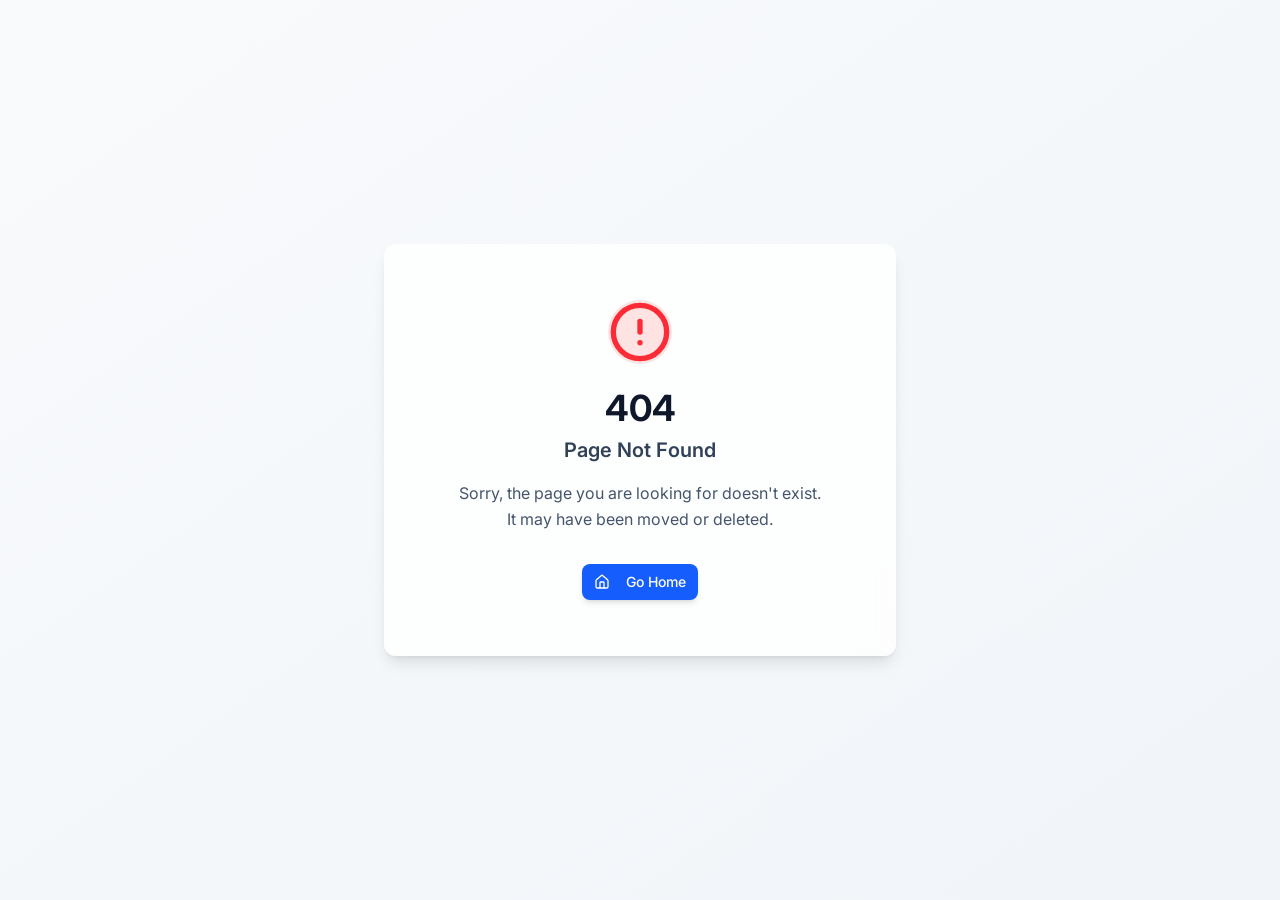
<file: arni-portfolio/index.html>
<!doctype html>
<html lang="en">

  <head>
    <meta charset="UTF-8" />
    <meta
      name="viewport"
      content="width=device-width, initial-scale=1.0, maximum-scale=1" />
    <title>Arni Santiago — Email Design Portfolio</title>
    <link rel="preconnect" href="https://fonts.googleapis.com" />
    <link rel="preconnect" href="https://fonts.gstatic.com" crossorigin />
    <link href="https://fonts.googleapis.com/css2?family=Inter:wght@300;400;500;600;700&family=Playfair+Display:ital,wght@0,400;0,500;0,600;0,700;1,400&display=swap" rel="stylesheet" />
    <script type="module" crossorigin src="assets/index-BupzelAX.js"></script>
    <link rel="stylesheet" crossorigin href="assets/index-DCbDkUnw.css">
  <meta property="og:type" content="website">
		<meta property="og:url" content="https://arniporfolio-aebrwq5d.manus.space/">
		<meta property="og:title" content="Arni Santiago — Email Design Portfolio">
		<meta property="og:image" content="https://files.manuscdn.com/webdev_screenshots/2026/07/28/WcNML8ij8wVaJ77pjs7Dux.png?x-oss-process=image/resize,w_1200/crop,h_630,x_0,y_0">
		<meta property="og:image:width" content="1200">
		<meta property="og:image:height" content="630">
		<meta name="twitter:card" content="summary_large_image">
		<meta name="twitter:title" content="Arni Santiago — Email Design Portfolio">
		<meta name="twitter:image" content="https://files.manuscdn.com/webdev_screenshots/2026/07/28/WcNML8ij8wVaJ77pjs7Dux.png?x-oss-process=image/resize,w_1200/crop,h_630,x_0,y_0">
		<meta name="twitter:image:width" content="1200">
		<meta name="twitter:image:height" content="630"><link rel="canonical" href="https://arniporfolio-aebrwq5d.manus.space/" /></head>

  <body>
    <script id="manus-runtime">window.__MANUS_HOST_DEV__ = false;
(function(){"use strict";var Mr={exports:{}},Kn={};/**
 * @license React
 * react-jsx-runtime.production.js
 *
 * Copyright (c) Meta Platforms, Inc. and affiliates.
 *
 * This source code is licensed under the MIT license found in the
 * LICENSE file in the root directory of this source tree.
 */var $c;function um(){if($c)return Kn;$c=1;var r=Symbol.for("react.transitional.element"),i=Symbol.for("react.fragment");function c(s,d,m){var x=null;if(m!==void 0&&(x=""+m),d.key!==void 0&&(x=""+d.key),"key"in d){m={};for(var R in d)R!=="key"&&(m[R]=d[R])}else m=d;return d=m.ref,{$$typeof:r,type:s,key:x,ref:d!==void 0?d:null,props:m}}return Kn.Fragment=i,Kn.jsx=c,Kn.jsxs=c,Kn}var Fc;function dm(){return Fc||(Fc=1,Mr.exports=um()),Mr.exports}var h=dm(),Ar={exports:{}},Pn={},Rr={exports:{}},Nr={};/**
 * @license React
 * scheduler.production.js
 *
 * Copyright (c) Meta Platforms, Inc. and affiliates.
 *
 * This source code is licensed under the MIT license found in the
 * LICENSE file in the root directory of this source tree.
 */var Ic;function fm(){return Ic||(Ic=1,function(r){function i(A,q){var B=A.length;A.push(q);t:for(;0<B;){var bt=B-1>>>1,p=A[bt];if(0<d(p,q))A[bt]=q,A[B]=p,B=bt;else break t}}function c(A){return A.length===0?null:A[0]}function s(A){if(A.length===0)return null;var q=A[0],B=A.pop();if(B!==q){A[0]=B;t:for(var bt=0,p=A.length,O=p>>>1;bt<O;){var X=2*(bt+1)-1,G=A[X],Z=X+1,st=A[Z];if(0>d(G,B))Z<p&&0>d(st,G)?(A[bt]=st,A[Z]=B,bt=Z):(A[bt]=G,A[X]=B,bt=X);else if(Z<p&&0>d(st,B))A[bt]=st,A[Z]=B,bt=Z;else break t}}return q}function d(A,q){var B=A.sortIndex-q.sortIndex;return B!==0?B:A.id-q.id}if(r.unstable_now=void 0,typeof performance=="object"&&typeof performance.now=="function"){var m=performance;r.unstable_now=function(){return m.now()}}else{var x=Date,R=x.now();r.unstable_now=function(){return x.now()-R}}var C=[],v=[],D=1,j=null,J=3,at=!1,$=!1,nt=!1,ct=!1,ht=typeof setTimeout=="function"?setTimeout:null,St=typeof clearTimeout=="function"?clearTimeout:null,_=typeof setImmediate<"u"?setImmediate:null;function Y(A){for(var q=c(v);q!==null;){if(q.callback===null)s(v);else if(q.startTime<=A)s(v),q.sortIndex=q.expirationTime,i(C,q);else break;q=c(v)}}function H(A){if(nt=!1,Y(A),!$)if(c(C)!==null)$=!0,it||(it=!0,Bt());else{var q=c(v);q!==null&&Mt(H,q.startTime-A)}}var it=!1,rt=-1,V=5,xt=-1;function Be(){return ct?!0:!(r.unstable_now()-xt<V)}function te(){if(ct=!1,it){var A=r.unstable_now();xt=A;var q=!0;try{t:{$=!1,nt&&(nt=!1,St(rt),rt=-1),at=!0;var B=J;try{e:{for(Y(A),j=c(C);j!==null&&!(j.expirationTime>A&&Be());){var bt=j.callback;if(typeof bt=="function"){j.callback=null,J=j.priorityLevel;var p=bt(j.expirationTime<=A);if(A=r.unstable_now(),typeof p=="function"){j.callback=p,Y(A),q=!0;break e}j===c(C)&&s(C),Y(A)}else s(C);j=c(C)}if(j!==null)q=!0;else{var O=c(v);O!==null&&Mt(H,O.startTime-A),q=!1}}break t}finally{j=null,J=B,at=!1}q=void 0}}finally{q?Bt():it=!1}}}var Bt;if(typeof _=="function")Bt=function(){_(te)};else if(typeof MessageChannel<"u"){var me=new MessageChannel,Se=me.port2;me.port1.onmessage=te,Bt=function(){Se.postMessage(null)}}else Bt=function(){ht(te,0)};function Mt(A,q){rt=ht(function(){A(r.unstable_now())},q)}r.unstable_IdlePriority=5,r.unstable_ImmediatePriority=1,r.unstable_LowPriority=4,r.unstable_NormalPriority=3,r.unstable_Profiling=null,r.unstable_UserBlockingPriority=2,r.unstable_cancelCallback=function(A){A.callback=null},r.unstable_forceFrameRate=function(A){0>A||125<A?console.error("forceFrameRate takes a positive int between 0 and 125, forcing frame rates higher than 125 fps is not supported"):V=0<A?Math.floor(1e3/A):5},r.unstable_getCurrentPriorityLevel=function(){return J},r.unstable_next=function(A){switch(J){case 1:case 2:case 3:var q=3;break;default:q=J}var B=J;J=q;try{return A()}finally{J=B}},r.unstable_requestPaint=function(){ct=!0},r.unstable_runWithPriority=function(A,q){switch(A){case 1:case 2:case 3:case 4:case 5:break;default:A=3}var B=J;J=A;try{return q()}finally{J=B}},r.unstable_scheduleCallback=function(A,q,B){var bt=r.unstable_now();switch(typeof B=="object"&&B!==null?(B=B.delay,B=typeof B=="number"&&0<B?bt+B:bt):B=bt,A){case 1:var p=-1;break;case 2:p=250;break;case 5:p=1073741823;break;case 4:p=1e4;break;default:p=5e3}return p=B+p,A={id:D++,callback:q,priorityLevel:A,startTime:B,expirationTime:p,sortIndex:-1},B>bt?(A.sortIndex=B,i(v,A),c(C)===null&&A===c(v)&&(nt?(St(rt),rt=-1):nt=!0,Mt(H,B-bt))):(A.sortIndex=p,i(C,A),$||at||($=!0,it||(it=!0,Bt()))),A},r.unstable_shouldYield=Be,r.unstable_wrapCallback=function(A){var q=J;return function(){var B=J;J=q;try{return A.apply(this,arguments)}finally{J=B}}}}(Nr)),Nr}var tu;function hm(){return tu||(tu=1,Rr.exports=fm()),Rr.exports}var zr={exports:{}},ut={};/**
 * @license React
 * react.production.js
 *
 * Copyright (c) Meta Platforms, Inc. and affiliates.
 *
 * This source code is licensed under the MIT license found in the
 * LICENSE file in the root directory of this source tree.
 */var eu;function mm(){if(eu)return ut;eu=1;var r=Symbol.for("react.transitional.element"),i=Symbol.for("react.portal"),c=Symbol.for("react.fragment"),s=Symbol.for("react.strict_mode"),d=Symbol.for("react.profiler"),m=Symbol.for("react.consumer"),x=Symbol.for("react.context"),R=Symbol.for("react.forward_ref"),C=Symbol.for("react.suspense"),v=Symbol.for("react.memo"),D=Symbol.for("react.lazy"),j=Symbol.iterator;function J(p){return p===null||typeof p!="object"?null:(p=j&&p[j]||p["@@iterator"],typeof p=="function"?p:null)}var at={isMounted:function(){return!1},enqueueForceUpdate:function(){},enqueueReplaceState:function(){},enqueueSetState:function(){}},$=Object.assign,nt={};function ct(p,O,X){this.props=p,this.context=O,this.refs=nt,this.updater=X||at}ct.prototype.isReactComponent={},ct.prototype.setState=function(p,O){if(typeof p!="object"&&typeof p!="function"&&p!=null)throw Error("takes an object of state variables to update or a function which returns an object of state variables.");this.updater.enqueueSetState(this,p,O,"setState")},ct.prototype.forceUpdate=function(p){this.updater.enqueueForceUpdate(this,p,"forceUpdate")};function ht(){}ht.prototype=ct.prototype;function St(p,O,X){this.props=p,this.context=O,this.refs=nt,this.updater=X||at}var _=St.prototype=new ht;_.constructor=St,$(_,ct.prototype),_.isPureReactComponent=!0;var Y=Array.isArray,H={H:null,A:null,T:null,S:null,V:null},it=Object.prototype.hasOwnProperty;function rt(p,O,X,G,Z,st){return X=st.ref,{$$typeof:r,type:p,key:O,ref:X!==void 0?X:null,props:st}}function V(p,O){return rt(p.type,O,void 0,void 0,void 0,p.props)}function xt(p){return typeof p=="object"&&p!==null&&p.$$typeof===r}function Be(p){var O={"=":"=0",":":"=2"};return"$"+p.replace(/[=:]/g,function(X){return O[X]})}var te=/\/+/g;function Bt(p,O){return typeof p=="object"&&p!==null&&p.key!=null?Be(""+p.key):O.toString(36)}function me(){}function Se(p){switch(p.status){case"fulfilled":return p.value;case"rejected":throw p.reason;default:switch(typeof p.status=="string"?p.then(me,me):(p.status="pending",p.then(function(O){p.status==="pending"&&(p.status="fulfilled",p.value=O)},function(O){p.status==="pending"&&(p.status="rejected",p.reason=O)})),p.status){case"fulfilled":return p.value;case"rejected":throw p.reason}}throw p}function Mt(p,O,X,G,Z){var st=typeof p;(st==="undefined"||st==="boolean")&&(p=null);var I=!1;if(p===null)I=!0;else switch(st){case"bigint":case"string":case"number":I=!0;break;case"object":switch(p.$$typeof){case r:case i:I=!0;break;case D:return I=p._init,Mt(I(p._payload),O,X,G,Z)}}if(I)return Z=Z(p),I=G===""?"."+Bt(p,0):G,Y(Z)?(X="",I!=null&&(X=I.replace(te,"$&/")+"/"),Mt(Z,O,X,"",function(Jt){return Jt})):Z!=null&&(xt(Z)&&(Z=V(Z,X+(Z.key==null||p&&p.key===Z.key?"":(""+Z.key).replace(te,"$&/")+"/")+I)),O.push(Z)),1;I=0;var gt=G===""?".":G+":";if(Y(p))for(var Tt=0;Tt<p.length;Tt++)G=p[Tt],st=gt+Bt(G,Tt),I+=Mt(G,O,X,st,Z);else if(Tt=J(p),typeof Tt=="function")for(p=Tt.call(p),Tt=0;!(G=p.next()).done;)G=G.value,st=gt+Bt(G,Tt++),I+=Mt(G,O,X,st,Z);else if(st==="object"){if(typeof p.then=="function")return Mt(Se(p),O,X,G,Z);throw O=String(p),Error("Objects are not valid as a React child (found: "+(O==="[object Object]"?"object with keys {"+Object.keys(p).join(", ")+"}":O)+"). If you meant to render a collection of children, use an array instead.")}return I}function A(p,O,X){if(p==null)return p;var G=[],Z=0;return Mt(p,G,"","",function(st){return O.call(X,st,Z++)}),G}function q(p){if(p._status===-1){var O=p._result;O=O(),O.then(function(X){(p._status===0||p._status===-1)&&(p._status=1,p._result=X)},function(X){(p._status===0||p._status===-1)&&(p._status=2,p._result=X)}),p._status===-1&&(p._status=0,p._result=O)}if(p._status===1)return p._result.default;throw p._result}var B=typeof reportError=="function"?reportError:function(p){if(typeof window=="object"&&typeof window.ErrorEvent=="function"){var O=new window.ErrorEvent("error",{bubbles:!0,cancelable:!0,message:typeof p=="object"&&p!==null&&typeof p.message=="string"?String(p.message):String(p),error:p});if(!window.dispatchEvent(O))return}else if(typeof process=="object"&&typeof process.emit=="function"){process.emit("uncaughtException",p);return}console.error(p)};function bt(){}return ut.Children={map:A,forEach:function(p,O,X){A(p,function(){O.apply(this,arguments)},X)},count:function(p){var O=0;return A(p,function(){O++}),O},toArray:function(p){return A(p,function(O){return O})||[]},only:function(p){if(!xt(p))throw Error("React.Children.only expected to receive a single React element child.");return p}},ut.Component=ct,ut.Fragment=c,ut.Profiler=d,ut.PureComponent=St,ut.StrictMode=s,ut.Suspense=C,ut.__CLIENT_INTERNALS_DO_NOT_USE_OR_WARN_USERS_THEY_CANNOT_UPGRADE=H,ut.__COMPILER_RUNTIME={__proto__:null,c:function(p){return H.H.useMemoCache(p)}},ut.cache=function(p){return function(){return p.apply(null,arguments)}},ut.cloneElement=function(p,O,X){if(p==null)throw Error("The argument must be a React element, but you passed "+p+".");var G=$({},p.props),Z=p.key,st=void 0;if(O!=null)for(I in O.ref!==void 0&&(st=void 0),O.key!==void 0&&(Z=""+O.key),O)!it.call(O,I)||I==="key"||I==="__self"||I==="__source"||I==="ref"&&O.ref===void 0||(G[I]=O[I]);var I=arguments.length-2;if(I===1)G.children=X;else if(1<I){for(var gt=Array(I),Tt=0;Tt<I;Tt++)gt[Tt]=arguments[Tt+2];G.children=gt}return rt(p.type,Z,void 0,void 0,st,G)},ut.createContext=function(p){return p={$$typeof:x,_currentValue:p,_currentValue2:p,_threadCount:0,Provider:null,Consumer:null},p.Provider=p,p.Consumer={$$typeof:m,_context:p},p},ut.createElement=function(p,O,X){var G,Z={},st=null;if(O!=null)for(G in O.key!==void 0&&(st=""+O.key),O)it.call(O,G)&&G!=="key"&&G!=="__self"&&G!=="__source"&&(Z[G]=O[G]);var I=arguments.length-2;if(I===1)Z.children=X;else if(1<I){for(var gt=Array(I),Tt=0;Tt<I;Tt++)gt[Tt]=arguments[Tt+2];Z.children=gt}if(p&&p.defaultProps)for(G in I=p.defaultProps,I)Z[G]===void 0&&(Z[G]=I[G]);return rt(p,st,void 0,void 0,null,Z)},ut.createRef=function(){return{current:null}},ut.forwardRef=function(p){return{$$typeof:R,render:p}},ut.isValidElement=xt,ut.lazy=function(p){return{$$typeof:D,_payload:{_status:-1,_result:p},_init:q}},ut.memo=function(p,O){return{$$typeof:v,type:p,compare:O===void 0?null:O}},ut.startTransition=function(p){var O=H.T,X={};H.T=X;try{var G=p(),Z=H.S;Z!==null&&Z(X,G),typeof G=="object"&&G!==null&&typeof G.then=="function"&&G.then(bt,B)}catch(st){B(st)}finally{H.T=O}},ut.unstable_useCacheRefresh=function(){return H.H.useCacheRefresh()},ut.use=function(p){return H.H.use(p)},ut.useActionState=function(p,O,X){return H.H.useActionState(p,O,X)},ut.useCallback=function(p,O){return H.H.useCallback(p,O)},ut.useContext=function(p){return H.H.useContext(p)},ut.useDebugValue=function(){},ut.useDeferredValue=function(p,O){return H.H.useDeferredValue(p,O)},ut.useEffect=function(p,O,X){var G=H.H;if(typeof X=="function")throw Error("useEffect CRUD overload is not enabled in this build of React.");return G.useEffect(p,O)},ut.useId=function(){return H.H.useId()},ut.useImperativeHandle=function(p,O,X){return H.H.useImperativeHandle(p,O,X)},ut.useInsertionEffect=function(p,O){return H.H.useInsertionEffect(p,O)},ut.useLayoutEffect=function(p,O){return H.H.useLayoutEffect(p,O)},ut.useMemo=function(p,O){return H.H.useMemo(p,O)},ut.useOptimistic=function(p,O){return H.H.useOptimistic(p,O)},ut.useReducer=function(p,O,X){return H.H.useReducer(p,O,X)},ut.useRef=function(p){return H.H.useRef(p)},ut.useState=function(p){return H.H.useState(p)},ut.useSyncExternalStore=function(p,O,X){return H.H.useSyncExternalStore(p,O,X)},ut.useTransition=function(){return H.H.useTransition()},ut.version="19.1.1",ut}var lu;function _r(){return lu||(lu=1,zr.exports=mm()),zr.exports}var kr={exports:{}},he={};/**
 * @license React
 * react-dom.production.js
 *
 * Copyright (c) Meta Platforms, Inc. and affiliates.
 *
 * This source code is licensed under the MIT license found in the
 * LICENSE file in the root directory of this source tree.
 */var au;function gm(){if(au)return he;au=1;var r=_r();function i(C){var v="https://react.dev/errors/"+C;if(1<arguments.length){v+="?args[]="+encodeURIComponent(arguments[1]);for(var D=2;D<arguments.length;D++)v+="&args[]="+encodeURIComponent(arguments[D])}return"Minified React error #"+C+"; visit "+v+" for the full message or use the non-minified dev environment for full errors and additional helpful warnings."}function c(){}var s={d:{f:c,r:function(){throw Error(i(522))},D:c,C:c,L:c,m:c,X:c,S:c,M:c},p:0,findDOMNode:null},d=Symbol.for("react.portal");function m(C,v,D){var j=3<arguments.length&&arguments[3]!==void 0?arguments[3]:null;return{$$typeof:d,key:j==null?null:""+j,children:C,containerInfo:v,implementation:D}}var x=r.__CLIENT_INTERNALS_DO_NOT_USE_OR_WARN_USERS_THEY_CANNOT_UPGRADE;function R(C,v){if(C==="font")return"";if(typeof v=="string")return v==="use-credentials"?v:""}return he.__DOM_INTERNALS_DO_NOT_USE_OR_WARN_USERS_THEY_CANNOT_UPGRADE=s,he.createPortal=function(C,v){var D=2<arguments.length&&arguments[2]!==void 0?arguments[2]:null;if(!v||v.nodeType!==1&&v.nodeType!==9&&v.nodeType!==11)throw Error(i(299));return m(C,v,null,D)},he.flushSync=function(C){var v=x.T,D=s.p;try{if(x.T=null,s.p=2,C)return C()}finally{x.T=v,s.p=D,s.d.f()}},he.preconnect=function(C,v){typeof C=="string"&&(v?(v=v.crossOrigin,v=typeof v=="string"?v==="use-credentials"?v:"":void 0):v=null,s.d.C(C,v))},he.prefetchDNS=function(C){typeof C=="string"&&s.d.D(C)},he.preinit=function(C,v){if(typeof C=="string"&&v&&typeof v.as=="string"){var D=v.as,j=R(D,v.crossOrigin),J=typeof v.integrity=="string"?v.integrity:void 0,at=typeof v.fetchPriority=="string"?v.fetchPriority:void 0;D==="style"?s.d.S(C,typeof v.precedence=="string"?v.precedence:void 0,{crossOrigin:j,integrity:J,fetchPriority:at}):D==="script"&&s.d.X(C,{crossOrigin:j,integrity:J,fetchPriority:at,nonce:typeof v.nonce=="string"?v.nonce:void 0})}},he.preinitModule=function(C,v){if(typeof C=="string")if(typeof v=="object"&&v!==null){if(v.as==null||v.as==="script"){var D=R(v.as,v.crossOrigin);s.d.M(C,{crossOrigin:D,integrity:typeof v.integrity=="string"?v.integrity:void 0,nonce:typeof v.nonce=="string"?v.nonce:void 0})}}else v==null&&s.d.M(C)},he.preload=function(C,v){if(typeof C=="string"&&typeof v=="object"&&v!==null&&typeof v.as=="string"){var D=v.as,j=R(D,v.crossOrigin);s.d.L(C,D,{crossOrigin:j,integrity:typeof v.integrity=="string"?v.integrity:void 0,nonce:typeof v.nonce=="string"?v.nonce:void 0,type:typeof v.type=="string"?v.type:void 0,fetchPriority:typeof v.fetchPriority=="string"?v.fetchPriority:void 0,referrerPolicy:typeof v.referrerPolicy=="string"?v.referrerPolicy:void 0,imageSrcSet:typeof v.imageSrcSet=="string"?v.imageSrcSet:void 0,imageSizes:typeof v.imageSizes=="string"?v.imageSizes:void 0,media:typeof v.media=="string"?v.media:void 0})}},he.preloadModule=function(C,v){if(typeof C=="string")if(v){var D=R(v.as,v.crossOrigin);s.d.m(C,{as:typeof v.as=="string"&&v.as!=="script"?v.as:void 0,crossOrigin:D,integrity:typeof v.integrity=="string"?v.integrity:void 0})}else s.d.m(C)},he.requestFormReset=function(C){s.d.r(C)},he.unstable_batchedUpdates=function(C,v){return C(v)},he.useFormState=function(C,v,D){return x.H.useFormState(C,v,D)},he.useFormStatus=function(){return x.H.useHostTransitionStatus()},he.version="19.1.1",he}var nu;function pm(){if(nu)return kr.exports;nu=1;function r(){if(!(typeof __REACT_DEVTOOLS_GLOBAL_HOOK__>"u"||typeof __REACT_DEVTOOLS_GLOBAL_HOOK__.checkDCE!="function"))try{__REACT_DEVTOOLS_GLOBAL_HOOK__.checkDCE(r)}catch(i){console.error(i)}}return r(),kr.exports=gm(),kr.exports}/**
 * @license React
 * react-dom-client.production.js
 *
 * Copyright (c) Meta Platforms, Inc. and affiliates.
 *
 * This source code is licensed under the MIT license found in the
 * LICENSE file in the root directory of this source tree.
 */var ou;function ym(){if(ou)return Pn;ou=1;var r=hm(),i=_r(),c=pm();function s(t){var e="https://react.dev/errors/"+t;if(1<arguments.length){e+="?args[]="+encodeURIComponent(arguments[1]);for(var l=2;l<arguments.length;l++)e+="&args[]="+encodeURIComponent(arguments[l])}return"Minified React error #"+t+"; visit "+e+" for the full message or use the non-minified dev environment for full errors and additional helpful warnings."}function d(t){return!(!t||t.nodeType!==1&&t.nodeType!==9&&t.nodeType!==11)}function m(t){var e=t,l=t;if(t.alternate)for(;e.return;)e=e.return;else{t=e;do e=t,(e.flags&4098)!==0&&(l=e.return),t=e.return;while(t)}return e.tag===3?l:null}function x(t){if(t.tag===13){var e=t.memoizedState;if(e===null&&(t=t.alternate,t!==null&&(e=t.memoizedState)),e!==null)return e.dehydrated}return null}function R(t){if(m(t)!==t)throw Error(s(188))}function C(t){var e=t.alternate;if(!e){if(e=m(t),e===null)throw Error(s(188));return e!==t?null:t}for(var l=t,a=e;;){var n=l.return;if(n===null)break;var o=n.alternate;if(o===null){if(a=n.return,a!==null){l=a;continue}break}if(n.child===o.child){for(o=n.child;o;){if(o===l)return R(n),t;if(o===a)return R(n),e;o=o.sibling}throw Error(s(188))}if(l.return!==a.return)l=n,a=o;else{for(var u=!1,f=n.child;f;){if(f===l){u=!0,l=n,a=o;break}if(f===a){u=!0,a=n,l=o;break}f=f.sibling}if(!u){for(f=o.child;f;){if(f===l){u=!0,l=o,a=n;break}if(f===a){u=!0,a=o,l=n;break}f=f.sibling}if(!u)throw Error(s(189))}}if(l.alternate!==a)throw Error(s(190))}if(l.tag!==3)throw Error(s(188));return l.stateNode.current===l?t:e}function v(t){var e=t.tag;if(e===5||e===26||e===27||e===6)return t;for(t=t.child;t!==null;){if(e=v(t),e!==null)return e;t=t.sibling}return null}var D=Object.assign,j=Symbol.for("react.element"),J=Symbol.for("react.transitional.element"),at=Symbol.for("react.portal"),$=Symbol.for("react.fragment"),nt=Symbol.for("react.strict_mode"),ct=Symbol.for("react.profiler"),ht=Symbol.for("react.provider"),St=Symbol.for("react.consumer"),_=Symbol.for("react.context"),Y=Symbol.for("react.forward_ref"),H=Symbol.for("react.suspense"),it=Symbol.for("react.suspense_list"),rt=Symbol.for("react.memo"),V=Symbol.for("react.lazy"),xt=Symbol.for("react.activity"),Be=Symbol.for("react.memo_cache_sentinel"),te=Symbol.iterator;function Bt(t){return t===null||typeof t!="object"?null:(t=te&&t[te]||t["@@iterator"],typeof t=="function"?t:null)}var me=Symbol.for("react.client.reference");function Se(t){if(t==null)return null;if(typeof t=="function")return t.$$typeof===me?null:t.displayName||t.name||null;if(typeof t=="string")return t;switch(t){case $:return"Fragment";case ct:return"Profiler";case nt:return"StrictMode";case H:return"Suspense";case it:return"SuspenseList";case xt:return"Activity"}if(typeof t=="object")switch(t.$$typeof){case at:return"Portal";case _:return(t.displayName||"Context")+".Provider";case St:return(t._context.displayName||"Context")+".Consumer";case Y:var e=t.render;return t=t.displayName,t||(t=e.displayName||e.name||"",t=t!==""?"ForwardRef("+t+")":"ForwardRef"),t;case rt:return e=t.displayName||null,e!==null?e:Se(t.type)||"Memo";case V:e=t._payload,t=t._init;try{return Se(t(e))}catch{}}return null}var Mt=Array.isArray,A=i.__CLIENT_INTERNALS_DO_NOT_USE_OR_WARN_USERS_THEY_CANNOT_UPGRADE,q=c.__DOM_INTERNALS_DO_NOT_USE_OR_WARN_USERS_THEY_CANNOT_UPGRADE,B={pending:!1,data:null,method:null,action:null},bt=[],p=-1;function O(t){return{current:t}}function X(t){0>p||(t.current=bt[p],bt[p]=null,p--)}function G(t,e){p++,bt[p]=t.current,t.current=e}var Z=O(null),st=O(null),I=O(null),gt=O(null);function Tt(t,e){switch(G(I,e),G(st,t),G(Z,null),e.nodeType){case 9:case 11:t=(t=e.documentElement)&&(t=t.namespaceURI)?Hh(t):0;break;default:if(t=e.tagName,e=e.namespaceURI)e=Hh(e),t=Uh(e,t);else switch(t){case"svg":t=1;break;case"math":t=2;break;default:t=0}}X(Z),G(Z,t)}function Jt(){X(Z),X(st),X(I)}function Ke(t){t.memoizedState!==null&&G(gt,t);var e=Z.current,l=Uh(e,t.type);e!==l&&(G(st,t),G(Z,l))}function Ce(t){st.current===t&&(X(Z),X(st)),gt.current===t&&(X(gt),Wo._currentValue=B)}var Pe=Object.prototype.hasOwnProperty,yl=r.unstable_scheduleCallback,sn=r.unstable_cancelCallback,Ca=r.unstable_shouldYield,ri=r.unstable_requestPaint,ge=r.unstable_now,si=r.unstable_getCurrentPriorityLevel,Ul=r.unstable_ImmediatePriority,Fn=r.unstable_UserBlockingPriority,nl=r.unstable_NormalPriority,ci=r.unstable_LowPriority,Gl=r.unstable_IdlePriority,ui=r.log,Ea=r.unstable_setDisableYieldValue,ql=null,Wt=null;function Je(t){if(typeof ui=="function"&&Ea(t),Wt&&typeof Wt.setStrictMode=="function")try{Wt.setStrictMode(ql,t)}catch{}}var $t=Math.clz32?Math.clz32:fi,di=Math.log,Ta=Math.LN2;function fi(t){return t>>>=0,t===0?32:31-(di(t)/Ta|0)|0}var L=256,cn=4194304;function vl(t){var e=t&42;if(e!==0)return e;switch(t&-t){case 1:return 1;case 2:return 2;case 4:return 4;case 8:return 8;case 16:return 16;case 32:return 32;case 64:return 64;case 128:return 128;case 256:case 512:case 1024:case 2048:case 4096:case 8192:case 16384:case 32768:case 65536:case 131072:case 262144:case 524288:case 1048576:case 2097152:return t&4194048;case 4194304:case 8388608:case 16777216:case 33554432:return t&62914560;case 67108864:return 67108864;case 134217728:return 134217728;case 268435456:return 268435456;case 536870912:return 536870912;case 1073741824:return 0;default:return t}}function un(t,e,l){var a=t.pendingLanes;if(a===0)return 0;var n=0,o=t.suspendedLanes,u=t.pingedLanes;t=t.warmLanes;var f=a&134217727;return f!==0?(a=f&~o,a!==0?n=vl(a):(u&=f,u!==0?n=vl(u):l||(l=f&~t,l!==0&&(n=vl(l))))):(f=a&~o,f!==0?n=vl(f):u!==0?n=vl(u):l||(l=a&~t,l!==0&&(n=vl(l)))),n===0?0:e!==0&&e!==n&&(e&o)===0&&(o=n&-n,l=e&-e,o>=l||o===32&&(l&4194048)!==0)?e:n}function Dt(t,e){return(t.pendingLanes&~(t.suspendedLanes&~t.pingedLanes)&e)===0}function In(t,e){switch(t){case 1:case 2:case 4:case 8:case 64:return e+250;case 16:case 32:case 128:case 256:case 512:case 1024:case 2048:case 4096:case 8192:case 16384:case 32768:case 65536:case 131072:case 262144:case 524288:case 1048576:case 2097152:return e+5e3;case 4194304:case 8388608:case 16777216:case 33554432:return-1;case 67108864:case 134217728:case 268435456:case 536870912:case 1073741824:return-1;default:return-1}}function to(){var t=L;return L<<=1,(L&4194048)===0&&(L=256),t}function hi(){var t=cn;return cn<<=1,(cn&62914560)===0&&(cn=4194304),t}function eo(t){for(var e=[],l=0;31>l;l++)e.push(t);return e}function Da(t,e){t.pendingLanes|=e,e!==268435456&&(t.suspendedLanes=0,t.pingedLanes=0,t.warmLanes=0)}function Ir(t,e,l,a,n,o){var u=t.pendingLanes;t.pendingLanes=l,t.suspendedLanes=0,t.pingedLanes=0,t.warmLanes=0,t.expiredLanes&=l,t.entangledLanes&=l,t.errorRecoveryDisabledLanes&=l,t.shellSuspendCounter=0;var f=t.entanglements,g=t.expirationTimes,S=t.hiddenUpdates;for(l=u&~l;0<l;){var N=31-$t(l),k=1<<N;f[N]=0,g[N]=-1;var E=S[N];if(E!==null)for(S[N]=null,N=0;N<E.length;N++){var T=E[N];T!==null&&(T.lane&=-536870913)}l&=~k}a!==0&&mi(t,a,0),o!==0&&n===0&&t.tag!==0&&(t.suspendedLanes|=o&~(u&~e))}function mi(t,e,l){t.pendingLanes|=e,t.suspendedLanes&=~e;var a=31-$t(e);t.entangledLanes|=e,t.entanglements[a]=t.entanglements[a]|1073741824|l&4194090}function gi(t,e){var l=t.entangledLanes|=e;for(t=t.entanglements;l;){var a=31-$t(l),n=1<<a;n&e|t[a]&e&&(t[a]|=e),l&=~n}}function lo(t){switch(t){case 2:t=1;break;case 8:t=4;break;case 32:t=16;break;case 256:case 512:case 1024:case 2048:case 4096:case 8192:case 16384:case 32768:case 65536:case 131072:case 262144:case 524288:case 1048576:case 2097152:case 4194304:case 8388608:case 16777216:case 33554432:t=128;break;case 268435456:t=134217728;break;default:t=0}return t}function ao(t){return t&=-t,2<t?8<t?(t&134217727)!==0?32:268435456:8:2}function pi(){var t=q.p;return t!==0?t:(t=window.event,t===void 0?32:nm(t.type))}function ts(t,e){var l=q.p;try{return q.p=t,e()}finally{q.p=l}}var ol=Math.random().toString(36).slice(2),ee="__reactFiber$"+ol,pe="__reactProps$"+ol,Yl="__reactContainer$"+ol,no="__reactEvents$"+ol,es="__reactListeners$"+ol,ls="__reactHandles$"+ol,yi="__reactResources$"+ol,Ma="__reactMarker$"+ol;function oo(t){delete t[ee],delete t[pe],delete t[no],delete t[es],delete t[ls]}function Vl(t){var e=t[ee];if(e)return e;for(var l=t.parentNode;l;){if(e=l[Yl]||l[ee]){if(l=e.alternate,e.child!==null||l!==null&&l.child!==null)for(t=Vh(t);t!==null;){if(l=t[ee])return l;t=Vh(t)}return e}t=l,l=t.parentNode}return null}function Xl(t){if(t=t[ee]||t[Yl]){var e=t.tag;if(e===5||e===6||e===13||e===26||e===27||e===3)return t}return null}function Aa(t){var e=t.tag;if(e===5||e===26||e===27||e===6)return t.stateNode;throw Error(s(33))}function Zl(t){var e=t[yi];return e||(e=t[yi]={hoistableStyles:new Map,hoistableScripts:new Map}),e}function Vt(t){t[Ma]=!0}var vi=new Set,bi={};function bl(t,e){We(t,e),We(t+"Capture",e)}function We(t,e){for(bi[t]=e,t=0;t<e.length;t++)vi.add(e[t])}var as=RegExp("^[:A-Z_a-z\\u00C0-\\u00D6\\u00D8-\\u00F6\\u00F8-\\u02FF\\u0370-\\u037D\\u037F-\\u1FFF\\u200C-\\u200D\\u2070-\\u218F\\u2C00-\\u2FEF\\u3001-\\uD7FF\\uF900-\\uFDCF\\uFDF0-\\uFFFD][:A-Z_a-z\\u00C0-\\u00D6\\u00D8-\\u00F6\\u00F8-\\u02FF\\u0370-\\u037D\\u037F-\\u1FFF\\u200C-\\u200D\\u2070-\\u218F\\u2C00-\\u2FEF\\u3001-\\uD7FF\\uF900-\\uFDCF\\uFDF0-\\uFFFD\\-.0-9\\u00B7\\u0300-\\u036F\\u203F-\\u2040]*$"),xi={},wi={};function Ra(t){return Pe.call(wi,t)?!0:Pe.call(xi,t)?!1:as.test(t)?wi[t]=!0:(xi[t]=!0,!1)}function M(t,e,l){if(Ra(e))if(l===null)t.removeAttribute(e);else{switch(typeof l){case"undefined":case"function":case"symbol":t.removeAttribute(e);return;case"boolean":var a=e.toLowerCase().slice(0,5);if(a!=="data-"&&a!=="aria-"){t.removeAttribute(e);return}}t.setAttribute(e,""+l)}}function tt(t,e,l){if(l===null)t.removeAttribute(e);else{switch(typeof l){case"undefined":case"function":case"symbol":case"boolean":t.removeAttribute(e);return}t.setAttribute(e,""+l)}}function Ot(t,e,l,a){if(a===null)t.removeAttribute(l);else{switch(typeof a){case"undefined":case"function":case"symbol":case"boolean":t.removeAttribute(l);return}t.setAttributeNS(e,l,""+a)}}var le,Ee;function ae(t){if(le===void 0)try{throw Error()}catch(l){var e=l.stack.trim().match(/\n( *(at )?)/);le=e&&e[1]||"",Ee=-1<l.stack.indexOf(`
    at`)?" (<anonymous>)":-1<l.stack.indexOf("@")?"@unknown:0:0":""}return`
`+le+t+Ee}var Le=!1;function He(t,e){if(!t||Le)return"";Le=!0;var l=Error.prepareStackTrace;Error.prepareStackTrace=void 0;try{var a={DetermineComponentFrameRoot:function(){try{if(e){var k=function(){throw Error()};if(Object.defineProperty(k.prototype,"props",{set:function(){throw Error()}}),typeof Reflect=="object"&&Reflect.construct){try{Reflect.construct(k,[])}catch(T){var E=T}Reflect.construct(t,[],k)}else{try{k.call()}catch(T){E=T}t.call(k.prototype)}}else{try{throw Error()}catch(T){E=T}(k=t())&&typeof k.catch=="function"&&k.catch(function(){})}}catch(T){if(T&&E&&typeof T.stack=="string")return[T.stack,E.stack]}return[null,null]}};a.DetermineComponentFrameRoot.displayName="DetermineComponentFrameRoot";var n=Object.getOwnPropertyDescriptor(a.DetermineComponentFrameRoot,"name");n&&n.configurable&&Object.defineProperty(a.DetermineComponentFrameRoot,"name",{value:"DetermineComponentFrameRoot"});var o=a.DetermineComponentFrameRoot(),u=o[0],f=o[1];if(u&&f){var g=u.split(`
`),S=f.split(`
`);for(n=a=0;a<g.length&&!g[a].includes("DetermineComponentFrameRoot");)a++;for(;n<S.length&&!S[n].includes("DetermineComponentFrameRoot");)n++;if(a===g.length||n===S.length)for(a=g.length-1,n=S.length-1;1<=a&&0<=n&&g[a]!==S[n];)n--;for(;1<=a&&0<=n;a--,n--)if(g[a]!==S[n]){if(a!==1||n!==1)do if(a--,n--,0>n||g[a]!==S[n]){var N=`
`+g[a].replace(" at new "," at ");return t.displayName&&N.includes("<anonymous>")&&(N=N.replace("<anonymous>",t.displayName)),N}while(1<=a&&0<=n);break}}}finally{Le=!1,Error.prepareStackTrace=l}return(l=t?t.displayName||t.name:"")?ae(l):""}function Ql(t){switch(t.tag){case 26:case 27:case 5:return ae(t.type);case 16:return ae("Lazy");case 13:return ae("Suspense");case 19:return ae("SuspenseList");case 0:case 15:return He(t.type,!1);case 11:return He(t.type.render,!1);case 1:return He(t.type,!0);case 31:return ae("Activity");default:return""}}function xl(t){try{var e="";do e+=Ql(t),t=t.return;while(t);return e}catch(l){return`
Error generating stack: `+l.message+`
`+l.stack}}function Xt(t){switch(typeof t){case"bigint":case"boolean":case"number":case"string":case"undefined":return t;case"object":return t;default:return""}}function il(t){var e=t.type;return(t=t.nodeName)&&t.toLowerCase()==="input"&&(e==="checkbox"||e==="radio")}function ve(t){var e=il(t)?"checked":"value",l=Object.getOwnPropertyDescriptor(t.constructor.prototype,e),a=""+t[e];if(!t.hasOwnProperty(e)&&typeof l<"u"&&typeof l.get=="function"&&typeof l.set=="function"){var n=l.get,o=l.set;return Object.defineProperty(t,e,{configurable:!0,get:function(){return n.call(this)},set:function(u){a=""+u,o.call(this,u)}}),Object.defineProperty(t,e,{enumerable:l.enumerable}),{getValue:function(){return a},setValue:function(u){a=""+u},stopTracking:function(){t._valueTracker=null,delete t[e]}}}}function re(t){t._valueTracker||(t._valueTracker=ve(t))}function rl(t){if(!t)return!1;var e=t._valueTracker;if(!e)return!0;var l=e.getValue(),a="";return t&&(a=il(t)?t.checked?"true":"false":t.value),t=a,t!==l?(e.setValue(t),!0):!1}function wl(t){if(t=t||(typeof document<"u"?document:void 0),typeof t>"u")return null;try{return t.activeElement||t.body}catch{return t.body}}var dn=/[\n"\\]/g;function se(t){return t.replace(dn,function(e){return"\\"+e.charCodeAt(0).toString(16)+" "})}function Kl(t,e,l,a,n,o,u,f){t.name="",u!=null&&typeof u!="function"&&typeof u!="symbol"&&typeof u!="boolean"?t.type=u:t.removeAttribute("type"),e!=null?u==="number"?(e===0&&t.value===""||t.value!=e)&&(t.value=""+Xt(e)):t.value!==""+Xt(e)&&(t.value=""+Xt(e)):u!=="submit"&&u!=="reset"||t.removeAttribute("value"),e!=null?Pl(t,u,Xt(e)):l!=null?Pl(t,u,Xt(l)):a!=null&&t.removeAttribute("value"),n==null&&o!=null&&(t.defaultChecked=!!o),n!=null&&(t.checked=n&&typeof n!="function"&&typeof n!="symbol"),f!=null&&typeof f!="function"&&typeof f!="symbol"&&typeof f!="boolean"?t.name=""+Xt(f):t.removeAttribute("name")}function Na(t,e,l,a,n,o,u,f){if(o!=null&&typeof o!="function"&&typeof o!="symbol"&&typeof o!="boolean"&&(t.type=o),e!=null||l!=null){if(!(o!=="submit"&&o!=="reset"||e!=null))return;l=l!=null?""+Xt(l):"",e=e!=null?""+Xt(e):l,f||e===t.value||(t.value=e),t.defaultValue=e}a=a??n,a=typeof a!="function"&&typeof a!="symbol"&&!!a,t.checked=f?t.checked:!!a,t.defaultChecked=!!a,u!=null&&typeof u!="function"&&typeof u!="symbol"&&typeof u!="boolean"&&(t.name=u)}function Pl(t,e,l){e==="number"&&wl(t.ownerDocument)===t||t.defaultValue===""+l||(t.defaultValue=""+l)}function $e(t,e,l,a){if(t=t.options,e){e={};for(var n=0;n<l.length;n++)e["$"+l[n]]=!0;for(l=0;l<t.length;l++)n=e.hasOwnProperty("$"+t[l].value),t[l].selected!==n&&(t[l].selected=n),n&&a&&(t[l].defaultSelected=!0)}else{for(l=""+Xt(l),e=null,n=0;n<t.length;n++){if(t[n].value===l){t[n].selected=!0,a&&(t[n].defaultSelected=!0);return}e!==null||t[n].disabled||(e=t[n])}e!==null&&(e.selected=!0)}}function za(t,e,l){if(e!=null&&(e=""+Xt(e),e!==t.value&&(t.value=e),l==null)){t.defaultValue!==e&&(t.defaultValue=e);return}t.defaultValue=l!=null?""+Xt(l):""}function _a(t,e,l,a){if(e==null){if(a!=null){if(l!=null)throw Error(s(92));if(Mt(a)){if(1<a.length)throw Error(s(93));a=a[0]}l=a}l==null&&(l=""),e=l}l=Xt(e),t.defaultValue=l,a=t.textContent,a===l&&a!==""&&a!==null&&(t.value=a)}function Fe(t,e){if(e){var l=t.firstChild;if(l&&l===t.lastChild&&l.nodeType===3){l.nodeValue=e;return}}t.textContent=e}var fn=new Set("animationIterationCount aspectRatio borderImageOutset borderImageSlice borderImageWidth boxFlex boxFlexGroup boxOrdinalGroup columnCount columns flex flexGrow flexPositive flexShrink flexNegative flexOrder gridArea gridRow gridRowEnd gridRowSpan gridRowStart gridColumn gridColumnEnd gridColumnSpan gridColumnStart fontWeight lineClamp lineHeight opacity order orphans scale tabSize widows zIndex zoom fillOpacity floodOpacity stopOpacity strokeDasharray strokeDashoffset strokeMiterlimit strokeOpacity strokeWidth MozAnimationIterationCount MozBoxFlex MozBoxFlexGroup MozLineClamp msAnimationIterationCount msFlex msZoom msFlexGrow msFlexNegative msFlexOrder msFlexPositive msFlexShrink msGridColumn msGridColumnSpan msGridRow msGridRowSpan WebkitAnimationIterationCount WebkitBoxFlex WebKitBoxFlexGroup WebkitBoxOrdinalGroup WebkitColumnCount WebkitColumns WebkitFlex WebkitFlexGrow WebkitFlexPositive WebkitFlexShrink WebkitLineClamp".split(" "));function ka(t,e,l){var a=e.indexOf("--")===0;l==null||typeof l=="boolean"||l===""?a?t.setProperty(e,""):e==="float"?t.cssFloat="":t[e]="":a?t.setProperty(e,l):typeof l!="number"||l===0||fn.has(e)?e==="float"?t.cssFloat=l:t[e]=(""+l).trim():t[e]=l+"px"}function Oa(t,e,l){if(e!=null&&typeof e!="object")throw Error(s(62));if(t=t.style,l!=null){for(var a in l)!l.hasOwnProperty(a)||e!=null&&e.hasOwnProperty(a)||(a.indexOf("--")===0?t.setProperty(a,""):a==="float"?t.cssFloat="":t[a]="");for(var n in e)a=e[n],e.hasOwnProperty(n)&&l[n]!==a&&ka(t,n,a)}else for(var o in e)e.hasOwnProperty(o)&&ka(t,o,e[o])}function ja(t){if(t.indexOf("-")===-1)return!1;switch(t){case"annotation-xml":case"color-profile":case"font-face":case"font-face-src":case"font-face-uri":case"font-face-format":case"font-face-name":case"missing-glyph":return!1;default:return!0}}var Si=new Map([["acceptCharset","accept-charset"],["htmlFor","for"],["httpEquiv","http-equiv"],["crossOrigin","crossorigin"],["accentHeight","accent-height"],["alignmentBaseline","alignment-baseline"],["arabicForm","arabic-form"],["baselineShift","baseline-shift"],["capHeight","cap-height"],["clipPath","clip-path"],["clipRule","clip-rule"],["colorInterpolation","color-interpolation"],["colorInterpolationFilters","color-interpolation-filters"],["colorProfile","color-profile"],["colorRendering","color-rendering"],["dominantBaseline","dominant-baseline"],["enableBackground","enable-background"],["fillOpacity","fill-opacity"],["fillRule","fill-rule"],["floodColor","flood-color"],["floodOpacity","flood-opacity"],["fontFamily","font-family"],["fontSize","font-size"],["fontSizeAdjust","font-size-adjust"],["fontStretch","font-stretch"],["fontStyle","font-style"],["fontVariant","font-variant"],["fontWeight","font-weight"],["glyphName","glyph-name"],["glyphOrientationHorizontal","glyph-orientation-horizontal"],["glyphOrientationVertical","glyph-orientation-vertical"],["horizAdvX","horiz-adv-x"],["horizOriginX","horiz-origin-x"],["imageRendering","image-rendering"],["letterSpacing","letter-spacing"],["lightingColor","lighting-color"],["markerEnd","marker-end"],["markerMid","marker-mid"],["markerStart","marker-start"],["overlinePosition","overline-position"],["overlineThickness","overline-thickness"],["paintOrder","paint-order"],["panose-1","panose-1"],["pointerEvents","pointer-events"],["renderingIntent","rendering-intent"],["shapeRendering","shape-rendering"],["stopColor","stop-color"],["stopOpacity","stop-opacity"],["strikethroughPosition","strikethrough-position"],["strikethroughThickness","strikethrough-thickness"],["strokeDasharray","stroke-dasharray"],["strokeDashoffset","stroke-dashoffset"],["strokeLinecap","stroke-linecap"],["strokeLinejoin","stroke-linejoin"],["strokeMiterlimit","stroke-miterlimit"],["strokeOpacity","stroke-opacity"],["strokeWidth","stroke-width"],["textAnchor","text-anchor"],["textDecoration","text-decoration"],["textRendering","text-rendering"],["transformOrigin","transform-origin"],["underlinePosition","underline-position"],["underlineThickness","underline-thickness"],["unicodeBidi","unicode-bidi"],["unicodeRange","unicode-range"],["unitsPerEm","units-per-em"],["vAlphabetic","v-alphabetic"],["vHanging","v-hanging"],["vIdeographic","v-ideographic"],["vMathematical","v-mathematical"],["vectorEffect","vector-effect"],["vertAdvY","vert-adv-y"],["vertOriginX","vert-origin-x"],["vertOriginY","vert-origin-y"],["wordSpacing","word-spacing"],["writingMode","writing-mode"],["xmlnsXlink","xmlns:xlink"],["xHeight","x-height"]]),Ci=/^[\u0000-\u001F ]*j[\r\n\t]*a[\r\n\t]*v[\r\n\t]*a[\r\n\t]*s[\r\n\t]*c[\r\n\t]*r[\r\n\t]*i[\r\n\t]*p[\r\n\t]*t[\r\n\t]*:/i;function Ba(t){return Ci.test(""+t)?"javascript:throw new Error('React has blocked a javascript: URL as a security precaution.')":t}var hn=null;function mn(t){return t=t.target||t.srcElement||window,t.correspondingUseElement&&(t=t.correspondingUseElement),t.nodeType===3?t.parentNode:t}var Sl=null,Cl=null;function io(t){var e=Xl(t);if(e&&(t=e.stateNode)){var l=t[pe]||null;t:switch(t=e.stateNode,e.type){case"input":if(Kl(t,l.value,l.defaultValue,l.defaultValue,l.checked,l.defaultChecked,l.type,l.name),e=l.name,l.type==="radio"&&e!=null){for(l=t;l.parentNode;)l=l.parentNode;for(l=l.querySelectorAll('input[name="'+se(""+e)+'"][type="radio"]'),e=0;e<l.length;e++){var a=l[e];if(a!==t&&a.form===t.form){var n=a[pe]||null;if(!n)throw Error(s(90));Kl(a,n.value,n.defaultValue,n.defaultValue,n.checked,n.defaultChecked,n.type,n.name)}}for(e=0;e<l.length;e++)a=l[e],a.form===t.form&&rl(a)}break t;case"textarea":za(t,l.value,l.defaultValue);break t;case"select":e=l.value,e!=null&&$e(t,!!l.multiple,e,!1)}}}var gn=!1;function ro(t,e,l){if(gn)return t(e,l);gn=!0;try{var a=t(e);return a}finally{if(gn=!1,(Sl!==null||Cl!==null)&&(ir(),Sl&&(e=Sl,t=Cl,Cl=Sl=null,io(e),t)))for(e=0;e<t.length;e++)io(t[e])}}function Jl(t,e){var l=t.stateNode;if(l===null)return null;var a=l[pe]||null;if(a===null)return null;l=a[e];t:switch(e){case"onClick":case"onClickCapture":case"onDoubleClick":case"onDoubleClickCapture":case"onMouseDown":case"onMouseDownCapture":case"onMouseMove":case"onMouseMoveCapture":case"onMouseUp":case"onMouseUpCapture":case"onMouseEnter":(a=!a.disabled)||(t=t.type,a=!(t==="button"||t==="input"||t==="select"||t==="textarea")),t=!a;break t;default:t=!1}if(t)return null;if(l&&typeof l!="function")throw Error(s(231,e,typeof l));return l}var Ue=!(typeof window>"u"||typeof window.document>"u"||typeof window.document.createElement>"u"),pn=!1;if(Ue)try{var Wl={};Object.defineProperty(Wl,"passive",{get:function(){pn=!0}}),window.addEventListener("test",Wl,Wl),window.removeEventListener("test",Wl,Wl)}catch{pn=!1}var Ie=null,yn=null,La=null;function so(){if(La)return La;var t,e=yn,l=e.length,a,n="value"in Ie?Ie.value:Ie.textContent,o=n.length;for(t=0;t<l&&e[t]===n[t];t++);var u=l-t;for(a=1;a<=u&&e[l-a]===n[o-a];a++);return La=n.slice(t,1<a?1-a:void 0)}function Ha(t){var e=t.keyCode;return"charCode"in t?(t=t.charCode,t===0&&e===13&&(t=13)):t=e,t===10&&(t=13),32<=t||t===13?t:0}function Ua(){return!0}function co(){return!1}function ce(t){function e(l,a,n,o,u){this._reactName=l,this._targetInst=n,this.type=a,this.nativeEvent=o,this.target=u,this.currentTarget=null;for(var f in t)t.hasOwnProperty(f)&&(l=t[f],this[f]=l?l(o):o[f]);return this.isDefaultPrevented=(o.defaultPrevented!=null?o.defaultPrevented:o.returnValue===!1)?Ua:co,this.isPropagationStopped=co,this}return D(e.prototype,{preventDefault:function(){this.defaultPrevented=!0;var l=this.nativeEvent;l&&(l.preventDefault?l.preventDefault():typeof l.returnValue!="unknown"&&(l.returnValue=!1),this.isDefaultPrevented=Ua)},stopPropagation:function(){var l=this.nativeEvent;l&&(l.stopPropagation?l.stopPropagation():typeof l.cancelBubble!="unknown"&&(l.cancelBubble=!0),this.isPropagationStopped=Ua)},persist:function(){},isPersistent:Ua}),e}var sl={eventPhase:0,bubbles:0,cancelable:0,timeStamp:function(t){return t.timeStamp||Date.now()},defaultPrevented:0,isTrusted:0},Ga=ce(sl),$l=D({},sl,{view:0,detail:0}),Ei=ce($l),Ti,uo,fo,Di=D({},$l,{screenX:0,screenY:0,clientX:0,clientY:0,pageX:0,pageY:0,ctrlKey:0,shiftKey:0,altKey:0,metaKey:0,getModifierState:os,button:0,buttons:0,relatedTarget:function(t){return t.relatedTarget===void 0?t.fromElement===t.srcElement?t.toElement:t.fromElement:t.relatedTarget},movementX:function(t){return"movementX"in t?t.movementX:(t!==fo&&(fo&&t.type==="mousemove"?(Ti=t.screenX-fo.screenX,uo=t.screenY-fo.screenY):uo=Ti=0,fo=t),Ti)},movementY:function(t){return"movementY"in t?t.movementY:uo}}),Vu=ce(Di),D0=D({},Di,{dataTransfer:0}),M0=ce(D0),A0=D({},$l,{relatedTarget:0}),ns=ce(A0),R0=D({},sl,{animationName:0,elapsedTime:0,pseudoElement:0}),N0=ce(R0),z0=D({},sl,{clipboardData:function(t){return"clipboardData"in t?t.clipboardData:window.clipboardData}}),_0=ce(z0),k0=D({},sl,{data:0}),Xu=ce(k0),O0={Esc:"Escape",Spacebar:" ",Left:"ArrowLeft",Up:"ArrowUp",Right:"ArrowRight",Down:"ArrowDown",Del:"Delete",Win:"OS",Menu:"ContextMenu",Apps:"ContextMenu",Scroll:"ScrollLock",MozPrintableKey:"Unidentified"},j0={8:"Backspace",9:"Tab",12:"Clear",13:"Enter",16:"Shift",17:"Control",18:"Alt",19:"Pause",20:"CapsLock",27:"Escape",32:" ",33:"PageUp",34:"PageDown",35:"End",36:"Home",37:"ArrowLeft",38:"ArrowUp",39:"ArrowRight",40:"ArrowDown",45:"Insert",46:"Delete",112:"F1",113:"F2",114:"F3",115:"F4",116:"F5",117:"F6",118:"F7",119:"F8",120:"F9",121:"F10",122:"F11",123:"F12",144:"NumLock",145:"ScrollLock",224:"Meta"},B0={Alt:"altKey",Control:"ctrlKey",Meta:"metaKey",Shift:"shiftKey"};function L0(t){var e=this.nativeEvent;return e.getModifierState?e.getModifierState(t):(t=B0[t])?!!e[t]:!1}function os(){return L0}var H0=D({},$l,{key:function(t){if(t.key){var e=O0[t.key]||t.key;if(e!=="Unidentified")return e}return t.type==="keypress"?(t=Ha(t),t===13?"Enter":String.fromCharCode(t)):t.type==="keydown"||t.type==="keyup"?j0[t.keyCode]||"Unidentified":""},code:0,location:0,ctrlKey:0,shiftKey:0,altKey:0,metaKey:0,repeat:0,locale:0,getModifierState:os,charCode:function(t){return t.type==="keypress"?Ha(t):0},keyCode:function(t){return t.type==="keydown"||t.type==="keyup"?t.keyCode:0},which:function(t){return t.type==="keypress"?Ha(t):t.type==="keydown"||t.type==="keyup"?t.keyCode:0}}),U0=ce(H0),G0=D({},Di,{pointerId:0,width:0,height:0,pressure:0,tangentialPressure:0,tiltX:0,tiltY:0,twist:0,pointerType:0,isPrimary:0}),Zu=ce(G0),q0=D({},$l,{touches:0,targetTouches:0,changedTouches:0,altKey:0,metaKey:0,ctrlKey:0,shiftKey:0,getModifierState:os}),Y0=ce(q0),V0=D({},sl,{propertyName:0,elapsedTime:0,pseudoElement:0}),X0=ce(V0),Z0=D({},Di,{deltaX:function(t){return"deltaX"in t?t.deltaX:"wheelDeltaX"in t?-t.wheelDeltaX:0},deltaY:function(t){return"deltaY"in t?t.deltaY:"wheelDeltaY"in t?-t.wheelDeltaY:"wheelDelta"in t?-t.wheelDelta:0},deltaZ:0,deltaMode:0}),Q0=ce(Z0),K0=D({},sl,{newState:0,oldState:0}),P0=ce(K0),J0=[9,13,27,32],is=Ue&&"CompositionEvent"in window,ho=null;Ue&&"documentMode"in document&&(ho=document.documentMode);var W0=Ue&&"TextEvent"in window&&!ho,Qu=Ue&&(!is||ho&&8<ho&&11>=ho),Ku=" ",Pu=!1;function Ju(t,e){switch(t){case"keyup":return J0.indexOf(e.keyCode)!==-1;case"keydown":return e.keyCode!==229;case"keypress":case"mousedown":case"focusout":return!0;default:return!1}}function Wu(t){return t=t.detail,typeof t=="object"&&"data"in t?t.data:null}var vn=!1;function $0(t,e){switch(t){case"compositionend":return Wu(e);case"keypress":return e.which!==32?null:(Pu=!0,Ku);case"textInput":return t=e.data,t===Ku&&Pu?null:t;default:return null}}function F0(t,e){if(vn)return t==="compositionend"||!is&&Ju(t,e)?(t=so(),La=yn=Ie=null,vn=!1,t):null;switch(t){case"paste":return null;case"keypress":if(!(e.ctrlKey||e.altKey||e.metaKey)||e.ctrlKey&&e.altKey){if(e.char&&1<e.char.length)return e.char;if(e.which)return String.fromCharCode(e.which)}return null;case"compositionend":return Qu&&e.locale!=="ko"?null:e.data;default:return null}}var I0={color:!0,date:!0,datetime:!0,"datetime-local":!0,email:!0,month:!0,number:!0,password:!0,range:!0,search:!0,tel:!0,text:!0,time:!0,url:!0,week:!0};function $u(t){var e=t&&t.nodeName&&t.nodeName.toLowerCase();return e==="input"?!!I0[t.type]:e==="textarea"}function Fu(t,e,l,a){Sl?Cl?Cl.push(a):Cl=[a]:Sl=a,e=fr(e,"onChange"),0<e.length&&(l=new Ga("onChange","change",null,l,a),t.push({event:l,listeners:e}))}var mo=null,go=null;function t1(t){kh(t,0)}function Mi(t){var e=Aa(t);if(rl(e))return t}function Iu(t,e){if(t==="change")return e}var td=!1;if(Ue){var rs;if(Ue){var ss="oninput"in document;if(!ss){var ed=document.createElement("div");ed.setAttribute("oninput","return;"),ss=typeof ed.oninput=="function"}rs=ss}else rs=!1;td=rs&&(!document.documentMode||9<document.documentMode)}function ld(){mo&&(mo.detachEvent("onpropertychange",ad),go=mo=null)}function ad(t){if(t.propertyName==="value"&&Mi(go)){var e=[];Fu(e,go,t,mn(t)),ro(t1,e)}}function e1(t,e,l){t==="focusin"?(ld(),mo=e,go=l,mo.attachEvent("onpropertychange",ad)):t==="focusout"&&ld()}function l1(t){if(t==="selectionchange"||t==="keyup"||t==="keydown")return Mi(go)}function a1(t,e){if(t==="click")return Mi(e)}function n1(t,e){if(t==="input"||t==="change")return Mi(e)}function o1(t,e){return t===e&&(t!==0||1/t===1/e)||t!==t&&e!==e}var Re=typeof Object.is=="function"?Object.is:o1;function po(t,e){if(Re(t,e))return!0;if(typeof t!="object"||t===null||typeof e!="object"||e===null)return!1;var l=Object.keys(t),a=Object.keys(e);if(l.length!==a.length)return!1;for(a=0;a<l.length;a++){var n=l[a];if(!Pe.call(e,n)||!Re(t[n],e[n]))return!1}return!0}function nd(t){for(;t&&t.firstChild;)t=t.firstChild;return t}function od(t,e){var l=nd(t);t=0;for(var a;l;){if(l.nodeType===3){if(a=t+l.textContent.length,t<=e&&a>=e)return{node:l,offset:e-t};t=a}t:{for(;l;){if(l.nextSibling){l=l.nextSibling;break t}l=l.parentNode}l=void 0}l=nd(l)}}function id(t,e){return t&&e?t===e?!0:t&&t.nodeType===3?!1:e&&e.nodeType===3?id(t,e.parentNode):"contains"in t?t.contains(e):t.compareDocumentPosition?!!(t.compareDocumentPosition(e)&16):!1:!1}function rd(t){t=t!=null&&t.ownerDocument!=null&&t.ownerDocument.defaultView!=null?t.ownerDocument.defaultView:window;for(var e=wl(t.document);e instanceof t.HTMLIFrameElement;){try{var l=typeof e.contentWindow.location.href=="string"}catch{l=!1}if(l)t=e.contentWindow;else break;e=wl(t.document)}return e}function cs(t){var e=t&&t.nodeName&&t.nodeName.toLowerCase();return e&&(e==="input"&&(t.type==="text"||t.type==="search"||t.type==="tel"||t.type==="url"||t.type==="password")||e==="textarea"||t.contentEditable==="true")}var i1=Ue&&"documentMode"in document&&11>=document.documentMode,bn=null,us=null,yo=null,ds=!1;function sd(t,e,l){var a=l.window===l?l.document:l.nodeType===9?l:l.ownerDocument;ds||bn==null||bn!==wl(a)||(a=bn,"selectionStart"in a&&cs(a)?a={start:a.selectionStart,end:a.selectionEnd}:(a=(a.ownerDocument&&a.ownerDocument.defaultView||window).getSelection(),a={anchorNode:a.anchorNode,anchorOffset:a.anchorOffset,focusNode:a.focusNode,focusOffset:a.focusOffset}),yo&&po(yo,a)||(yo=a,a=fr(us,"onSelect"),0<a.length&&(e=new Ga("onSelect","select",null,e,l),t.push({event:e,listeners:a}),e.target=bn)))}function qa(t,e){var l={};return l[t.toLowerCase()]=e.toLowerCase(),l["Webkit"+t]="webkit"+e,l["Moz"+t]="moz"+e,l}var xn={animationend:qa("Animation","AnimationEnd"),animationiteration:qa("Animation","AnimationIteration"),animationstart:qa("Animation","AnimationStart"),transitionrun:qa("Transition","TransitionRun"),transitionstart:qa("Transition","TransitionStart"),transitioncancel:qa("Transition","TransitionCancel"),transitionend:qa("Transition","TransitionEnd")},fs={},cd={};Ue&&(cd=document.createElement("div").style,"AnimationEvent"in window||(delete xn.animationend.animation,delete xn.animationiteration.animation,delete xn.animationstart.animation),"TransitionEvent"in window||delete xn.transitionend.transition);function Ya(t){if(fs[t])return fs[t];if(!xn[t])return t;var e=xn[t],l;for(l in e)if(e.hasOwnProperty(l)&&l in cd)return fs[t]=e[l];return t}var ud=Ya("animationend"),dd=Ya("animationiteration"),fd=Ya("animationstart"),r1=Ya("transitionrun"),s1=Ya("transitionstart"),c1=Ya("transitioncancel"),hd=Ya("transitionend"),md=new Map,hs="abort auxClick beforeToggle cancel canPlay canPlayThrough click close contextMenu copy cut drag dragEnd dragEnter dragExit dragLeave dragOver dragStart drop durationChange emptied encrypted ended error gotPointerCapture input invalid keyDown keyPress keyUp load loadedData loadedMetadata loadStart lostPointerCapture mouseDown mouseMove mouseOut mouseOver mouseUp paste pause play playing pointerCancel pointerDown pointerMove pointerOut pointerOver pointerUp progress rateChange reset resize seeked seeking stalled submit suspend timeUpdate touchCancel touchEnd touchStart volumeChange scroll toggle touchMove waiting wheel".split(" ");hs.push("scrollEnd");function tl(t,e){md.set(t,e),bl(e,[t])}var gd=new WeakMap;function Ge(t,e){if(typeof t=="object"&&t!==null){var l=gd.get(t);return l!==void 0?l:(e={value:t,source:e,stack:xl(e)},gd.set(t,e),e)}return{value:t,source:e,stack:xl(e)}}var qe=[],wn=0,ms=0;function Ai(){for(var t=wn,e=ms=wn=0;e<t;){var l=qe[e];qe[e++]=null;var a=qe[e];qe[e++]=null;var n=qe[e];qe[e++]=null;var o=qe[e];if(qe[e++]=null,a!==null&&n!==null){var u=a.pending;u===null?n.next=n:(n.next=u.next,u.next=n),a.pending=n}o!==0&&pd(l,n,o)}}function Ri(t,e,l,a){qe[wn++]=t,qe[wn++]=e,qe[wn++]=l,qe[wn++]=a,ms|=a,t.lanes|=a,t=t.alternate,t!==null&&(t.lanes|=a)}function gs(t,e,l,a){return Ri(t,e,l,a),Ni(t)}function Sn(t,e){return Ri(t,null,null,e),Ni(t)}function pd(t,e,l){t.lanes|=l;var a=t.alternate;a!==null&&(a.lanes|=l);for(var n=!1,o=t.return;o!==null;)o.childLanes|=l,a=o.alternate,a!==null&&(a.childLanes|=l),o.tag===22&&(t=o.stateNode,t===null||t._visibility&1||(n=!0)),t=o,o=o.return;return t.tag===3?(o=t.stateNode,n&&e!==null&&(n=31-$t(l),t=o.hiddenUpdates,a=t[n],a===null?t[n]=[e]:a.push(e),e.lane=l|536870912),o):null}function Ni(t){if(50<Yo)throw Yo=0,wc=null,Error(s(185));for(var e=t.return;e!==null;)t=e,e=t.return;return t.tag===3?t.stateNode:null}var Cn={};function u1(t,e,l,a){this.tag=t,this.key=l,this.sibling=this.child=this.return=this.stateNode=this.type=this.elementType=null,this.index=0,this.refCleanup=this.ref=null,this.pendingProps=e,this.dependencies=this.memoizedState=this.updateQueue=this.memoizedProps=null,this.mode=a,this.subtreeFlags=this.flags=0,this.deletions=null,this.childLanes=this.lanes=0,this.alternate=null}function Ne(t,e,l,a){return new u1(t,e,l,a)}function ps(t){return t=t.prototype,!(!t||!t.isReactComponent)}function El(t,e){var l=t.alternate;return l===null?(l=Ne(t.tag,e,t.key,t.mode),l.elementType=t.elementType,l.type=t.type,l.stateNode=t.stateNode,l.alternate=t,t.alternate=l):(l.pendingProps=e,l.type=t.type,l.flags=0,l.subtreeFlags=0,l.deletions=null),l.flags=t.flags&65011712,l.childLanes=t.childLanes,l.lanes=t.lanes,l.child=t.child,l.memoizedProps=t.memoizedProps,l.memoizedState=t.memoizedState,l.updateQueue=t.updateQueue,e=t.dependencies,l.dependencies=e===null?null:{lanes:e.lanes,firstContext:e.firstContext},l.sibling=t.sibling,l.index=t.index,l.ref=t.ref,l.refCleanup=t.refCleanup,l}function yd(t,e){t.flags&=65011714;var l=t.alternate;return l===null?(t.childLanes=0,t.lanes=e,t.child=null,t.subtreeFlags=0,t.memoizedProps=null,t.memoizedState=null,t.updateQueue=null,t.dependencies=null,t.stateNode=null):(t.childLanes=l.childLanes,t.lanes=l.lanes,t.child=l.child,t.subtreeFlags=0,t.deletions=null,t.memoizedProps=l.memoizedProps,t.memoizedState=l.memoizedState,t.updateQueue=l.updateQueue,t.type=l.type,e=l.dependencies,t.dependencies=e===null?null:{lanes:e.lanes,firstContext:e.firstContext}),t}function zi(t,e,l,a,n,o){var u=0;if(a=t,typeof t=="function")ps(t)&&(u=1);else if(typeof t=="string")u=fp(t,l,Z.current)?26:t==="html"||t==="head"||t==="body"?27:5;else t:switch(t){case xt:return t=Ne(31,l,e,n),t.elementType=xt,t.lanes=o,t;case $:return Va(l.children,n,o,e);case nt:u=8,n|=24;break;case ct:return t=Ne(12,l,e,n|2),t.elementType=ct,t.lanes=o,t;case H:return t=Ne(13,l,e,n),t.elementType=H,t.lanes=o,t;case it:return t=Ne(19,l,e,n),t.elementType=it,t.lanes=o,t;default:if(typeof t=="object"&&t!==null)switch(t.$$typeof){case ht:case _:u=10;break t;case St:u=9;break t;case Y:u=11;break t;case rt:u=14;break t;case V:u=16,a=null;break t}u=29,l=Error(s(130,t===null?"null":typeof t,"")),a=null}return e=Ne(u,l,e,n),e.elementType=t,e.type=a,e.lanes=o,e}function Va(t,e,l,a){return t=Ne(7,t,a,e),t.lanes=l,t}function ys(t,e,l){return t=Ne(6,t,null,e),t.lanes=l,t}function vs(t,e,l){return e=Ne(4,t.children!==null?t.children:[],t.key,e),e.lanes=l,e.stateNode={containerInfo:t.containerInfo,pendingChildren:null,implementation:t.implementation},e}var En=[],Tn=0,_i=null,ki=0,Ye=[],Ve=0,Xa=null,Tl=1,Dl="";function Za(t,e){En[Tn++]=ki,En[Tn++]=_i,_i=t,ki=e}function vd(t,e,l){Ye[Ve++]=Tl,Ye[Ve++]=Dl,Ye[Ve++]=Xa,Xa=t;var a=Tl;t=Dl;var n=32-$t(a)-1;a&=~(1<<n),l+=1;var o=32-$t(e)+n;if(30<o){var u=n-n%5;o=(a&(1<<u)-1).toString(32),a>>=u,n-=u,Tl=1<<32-$t(e)+n|l<<n|a,Dl=o+t}else Tl=1<<o|l<<n|a,Dl=t}function bs(t){t.return!==null&&(Za(t,1),vd(t,1,0))}function xs(t){for(;t===_i;)_i=En[--Tn],En[Tn]=null,ki=En[--Tn],En[Tn]=null;for(;t===Xa;)Xa=Ye[--Ve],Ye[Ve]=null,Dl=Ye[--Ve],Ye[Ve]=null,Tl=Ye[--Ve],Ye[Ve]=null}var be=null,Ut=null,Et=!1,Qa=null,cl=!1,ws=Error(s(519));function Ka(t){var e=Error(s(418,""));throw xo(Ge(e,t)),ws}function bd(t){var e=t.stateNode,l=t.type,a=t.memoizedProps;switch(e[ee]=t,e[pe]=a,l){case"dialog":vt("cancel",e),vt("close",e);break;case"iframe":case"object":case"embed":vt("load",e);break;case"video":case"audio":for(l=0;l<Xo.length;l++)vt(Xo[l],e);break;case"source":vt("error",e);break;case"img":case"image":case"link":vt("error",e),vt("load",e);break;case"details":vt("toggle",e);break;case"input":vt("invalid",e),Na(e,a.value,a.defaultValue,a.checked,a.defaultChecked,a.type,a.name,!0),re(e);break;case"select":vt("invalid",e);break;case"textarea":vt("invalid",e),_a(e,a.value,a.defaultValue,a.children),re(e)}l=a.children,typeof l!="string"&&typeof l!="number"&&typeof l!="bigint"||e.textContent===""+l||a.suppressHydrationWarning===!0||Lh(e.textContent,l)?(a.popover!=null&&(vt("beforetoggle",e),vt("toggle",e)),a.onScroll!=null&&vt("scroll",e),a.onScrollEnd!=null&&vt("scrollend",e),a.onClick!=null&&(e.onclick=hr),e=!0):e=!1,e||Ka(t)}function xd(t){for(be=t.return;be;)switch(be.tag){case 5:case 13:cl=!1;return;case 27:case 3:cl=!0;return;default:be=be.return}}function vo(t){if(t!==be)return!1;if(!Et)return xd(t),Et=!0,!1;var e=t.tag,l;if((l=e!==3&&e!==27)&&((l=e===5)&&(l=t.type,l=!(l!=="form"&&l!=="button")||Lc(t.type,t.memoizedProps)),l=!l),l&&Ut&&Ka(t),xd(t),e===13){if(t=t.memoizedState,t=t!==null?t.dehydrated:null,!t)throw Error(s(317));t:{for(t=t.nextSibling,e=0;t;){if(t.nodeType===8)if(l=t.data,l==="/$"){if(e===0){Ut=ll(t.nextSibling);break t}e--}else l!=="$"&&l!=="$!"&&l!=="$?"||e++;t=t.nextSibling}Ut=null}}else e===27?(e=Ut,ha(t.type)?(t=qc,qc=null,Ut=t):Ut=e):Ut=be?ll(t.stateNode.nextSibling):null;return!0}function bo(){Ut=be=null,Et=!1}function wd(){var t=Qa;return t!==null&&(Me===null?Me=t:Me.push.apply(Me,t),Qa=null),t}function xo(t){Qa===null?Qa=[t]:Qa.push(t)}var Ss=O(null),Pa=null,Ml=null;function Fl(t,e,l){G(Ss,e._currentValue),e._currentValue=l}function Al(t){t._currentValue=Ss.current,X(Ss)}function Cs(t,e,l){for(;t!==null;){var a=t.alternate;if((t.childLanes&e)!==e?(t.childLanes|=e,a!==null&&(a.childLanes|=e)):a!==null&&(a.childLanes&e)!==e&&(a.childLanes|=e),t===l)break;t=t.return}}function Es(t,e,l,a){var n=t.child;for(n!==null&&(n.return=t);n!==null;){var o=n.dependencies;if(o!==null){var u=n.child;o=o.firstContext;t:for(;o!==null;){var f=o;o=n;for(var g=0;g<e.length;g++)if(f.context===e[g]){o.lanes|=l,f=o.alternate,f!==null&&(f.lanes|=l),Cs(o.return,l,t),a||(u=null);break t}o=f.next}}else if(n.tag===18){if(u=n.return,u===null)throw Error(s(341));u.lanes|=l,o=u.alternate,o!==null&&(o.lanes|=l),Cs(u,l,t),u=null}else u=n.child;if(u!==null)u.return=n;else for(u=n;u!==null;){if(u===t){u=null;break}if(n=u.sibling,n!==null){n.return=u.return,u=n;break}u=u.return}n=u}}function wo(t,e,l,a){t=null;for(var n=e,o=!1;n!==null;){if(!o){if((n.flags&524288)!==0)o=!0;else if((n.flags&262144)!==0)break}if(n.tag===10){var u=n.alternate;if(u===null)throw Error(s(387));if(u=u.memoizedProps,u!==null){var f=n.type;Re(n.pendingProps.value,u.value)||(t!==null?t.push(f):t=[f])}}else if(n===gt.current){if(u=n.alternate,u===null)throw Error(s(387));u.memoizedState.memoizedState!==n.memoizedState.memoizedState&&(t!==null?t.push(Wo):t=[Wo])}n=n.return}t!==null&&Es(e,t,l,a),e.flags|=262144}function Oi(t){for(t=t.firstContext;t!==null;){if(!Re(t.context._currentValue,t.memoizedValue))return!0;t=t.next}return!1}function Ja(t){Pa=t,Ml=null,t=t.dependencies,t!==null&&(t.firstContext=null)}function ye(t){return Sd(Pa,t)}function ji(t,e){return Pa===null&&Ja(t),Sd(t,e)}function Sd(t,e){var l=e._currentValue;if(e={context:e,memoizedValue:l,next:null},Ml===null){if(t===null)throw Error(s(308));Ml=e,t.dependencies={lanes:0,firstContext:e},t.flags|=524288}else Ml=Ml.next=e;return l}var d1=typeof AbortController<"u"?AbortController:function(){var t=[],e=this.signal={aborted:!1,addEventListener:function(l,a){t.push(a)}};this.abort=function(){e.aborted=!0,t.forEach(function(l){return l()})}},f1=r.unstable_scheduleCallback,h1=r.unstable_NormalPriority,Ft={$$typeof:_,Consumer:null,Provider:null,_currentValue:null,_currentValue2:null,_threadCount:0};function Ts(){return{controller:new d1,data:new Map,refCount:0}}function So(t){t.refCount--,t.refCount===0&&f1(h1,function(){t.controller.abort()})}var Co=null,Ds=0,Dn=0,Mn=null;function m1(t,e){if(Co===null){var l=Co=[];Ds=0,Dn=Ac(),Mn={status:"pending",value:void 0,then:function(a){l.push(a)}}}return Ds++,e.then(Cd,Cd),e}function Cd(){if(--Ds===0&&Co!==null){Mn!==null&&(Mn.status="fulfilled");var t=Co;Co=null,Dn=0,Mn=null;for(var e=0;e<t.length;e++)(0,t[e])()}}function g1(t,e){var l=[],a={status:"pending",value:null,reason:null,then:function(n){l.push(n)}};return t.then(function(){a.status="fulfilled",a.value=e;for(var n=0;n<l.length;n++)(0,l[n])(e)},function(n){for(a.status="rejected",a.reason=n,n=0;n<l.length;n++)(0,l[n])(void 0)}),a}var Ed=A.S;A.S=function(t,e){typeof e=="object"&&e!==null&&typeof e.then=="function"&&m1(t,e),Ed!==null&&Ed(t,e)};var Wa=O(null);function Ms(){var t=Wa.current;return t!==null?t:jt.pooledCache}function Bi(t,e){e===null?G(Wa,Wa.current):G(Wa,e.pool)}function Td(){var t=Ms();return t===null?null:{parent:Ft._currentValue,pool:t}}var Eo=Error(s(460)),Dd=Error(s(474)),Li=Error(s(542)),As={then:function(){}};function Md(t){return t=t.status,t==="fulfilled"||t==="rejected"}function Hi(){}function Ad(t,e,l){switch(l=t[l],l===void 0?t.push(e):l!==e&&(e.then(Hi,Hi),e=l),e.status){case"fulfilled":return e.value;case"rejected":throw t=e.reason,Nd(t),t;default:if(typeof e.status=="string")e.then(Hi,Hi);else{if(t=jt,t!==null&&100<t.shellSuspendCounter)throw Error(s(482));t=e,t.status="pending",t.then(function(a){if(e.status==="pending"){var n=e;n.status="fulfilled",n.value=a}},function(a){if(e.status==="pending"){var n=e;n.status="rejected",n.reason=a}})}switch(e.status){case"fulfilled":return e.value;case"rejected":throw t=e.reason,Nd(t),t}throw To=e,Eo}}var To=null;function Rd(){if(To===null)throw Error(s(459));var t=To;return To=null,t}function Nd(t){if(t===Eo||t===Li)throw Error(s(483))}var Il=!1;function Rs(t){t.updateQueue={baseState:t.memoizedState,firstBaseUpdate:null,lastBaseUpdate:null,shared:{pending:null,lanes:0,hiddenCallbacks:null},callbacks:null}}function Ns(t,e){t=t.updateQueue,e.updateQueue===t&&(e.updateQueue={baseState:t.baseState,firstBaseUpdate:t.firstBaseUpdate,lastBaseUpdate:t.lastBaseUpdate,shared:t.shared,callbacks:null})}function ta(t){return{lane:t,tag:0,payload:null,callback:null,next:null}}function ea(t,e,l){var a=t.updateQueue;if(a===null)return null;if(a=a.shared,(At&2)!==0){var n=a.pending;return n===null?e.next=e:(e.next=n.next,n.next=e),a.pending=e,e=Ni(t),pd(t,null,l),e}return Ri(t,a,e,l),Ni(t)}function Do(t,e,l){if(e=e.updateQueue,e!==null&&(e=e.shared,(l&4194048)!==0)){var a=e.lanes;a&=t.pendingLanes,l|=a,e.lanes=l,gi(t,l)}}function zs(t,e){var l=t.updateQueue,a=t.alternate;if(a!==null&&(a=a.updateQueue,l===a)){var n=null,o=null;if(l=l.firstBaseUpdate,l!==null){do{var u={lane:l.lane,tag:l.tag,payload:l.payload,callback:null,next:null};o===null?n=o=u:o=o.next=u,l=l.next}while(l!==null);o===null?n=o=e:o=o.next=e}else n=o=e;l={baseState:a.baseState,firstBaseUpdate:n,lastBaseUpdate:o,shared:a.shared,callbacks:a.callbacks},t.updateQueue=l;return}t=l.lastBaseUpdate,t===null?l.firstBaseUpdate=e:t.next=e,l.lastBaseUpdate=e}var _s=!1;function Mo(){if(_s){var t=Mn;if(t!==null)throw t}}function Ao(t,e,l,a){_s=!1;var n=t.updateQueue;Il=!1;var o=n.firstBaseUpdate,u=n.lastBaseUpdate,f=n.shared.pending;if(f!==null){n.shared.pending=null;var g=f,S=g.next;g.next=null,u===null?o=S:u.next=S,u=g;var N=t.alternate;N!==null&&(N=N.updateQueue,f=N.lastBaseUpdate,f!==u&&(f===null?N.firstBaseUpdate=S:f.next=S,N.lastBaseUpdate=g))}if(o!==null){var k=n.baseState;u=0,N=S=g=null,f=o;do{var E=f.lane&-536870913,T=E!==f.lane;if(T?(wt&E)===E:(a&E)===E){E!==0&&E===Dn&&(_s=!0),N!==null&&(N=N.next={lane:0,tag:f.tag,payload:f.payload,callback:null,next:null});t:{var lt=t,F=f;E=e;var _t=l;switch(F.tag){case 1:if(lt=F.payload,typeof lt=="function"){k=lt.call(_t,k,E);break t}k=lt;break t;case 3:lt.flags=lt.flags&-65537|128;case 0:if(lt=F.payload,E=typeof lt=="function"?lt.call(_t,k,E):lt,E==null)break t;k=D({},k,E);break t;case 2:Il=!0}}E=f.callback,E!==null&&(t.flags|=64,T&&(t.flags|=8192),T=n.callbacks,T===null?n.callbacks=[E]:T.push(E))}else T={lane:E,tag:f.tag,payload:f.payload,callback:f.callback,next:null},N===null?(S=N=T,g=k):N=N.next=T,u|=E;if(f=f.next,f===null){if(f=n.shared.pending,f===null)break;T=f,f=T.next,T.next=null,n.lastBaseUpdate=T,n.shared.pending=null}}while(!0);N===null&&(g=k),n.baseState=g,n.firstBaseUpdate=S,n.lastBaseUpdate=N,o===null&&(n.shared.lanes=0),ca|=u,t.lanes=u,t.memoizedState=k}}function zd(t,e){if(typeof t!="function")throw Error(s(191,t));t.call(e)}function _d(t,e){var l=t.callbacks;if(l!==null)for(t.callbacks=null,t=0;t<l.length;t++)zd(l[t],e)}var An=O(null),Ui=O(0);function kd(t,e){t=jl,G(Ui,t),G(An,e),jl=t|e.baseLanes}function ks(){G(Ui,jl),G(An,An.current)}function Os(){jl=Ui.current,X(An),X(Ui)}var la=0,mt=null,Nt=null,Zt=null,Gi=!1,Rn=!1,$a=!1,qi=0,Ro=0,Nn=null,p1=0;function qt(){throw Error(s(321))}function js(t,e){if(e===null)return!1;for(var l=0;l<e.length&&l<t.length;l++)if(!Re(t[l],e[l]))return!1;return!0}function Bs(t,e,l,a,n,o){return la=o,mt=e,e.memoizedState=null,e.updateQueue=null,e.lanes=0,A.H=t===null||t.memoizedState===null?yf:vf,$a=!1,o=l(a,n),$a=!1,Rn&&(o=jd(e,l,a,n)),Od(t),o}function Od(t){A.H=Ki;var e=Nt!==null&&Nt.next!==null;if(la=0,Zt=Nt=mt=null,Gi=!1,Ro=0,Nn=null,e)throw Error(s(300));t===null||ne||(t=t.dependencies,t!==null&&Oi(t)&&(ne=!0))}function jd(t,e,l,a){mt=t;var n=0;do{if(Rn&&(Nn=null),Ro=0,Rn=!1,25<=n)throw Error(s(301));if(n+=1,Zt=Nt=null,t.updateQueue!=null){var o=t.updateQueue;o.lastEffect=null,o.events=null,o.stores=null,o.memoCache!=null&&(o.memoCache.index=0)}A.H=C1,o=e(l,a)}while(Rn);return o}function y1(){var t=A.H,e=t.useState()[0];return e=typeof e.then=="function"?No(e):e,t=t.useState()[0],(Nt!==null?Nt.memoizedState:null)!==t&&(mt.flags|=1024),e}function Ls(){var t=qi!==0;return qi=0,t}function Hs(t,e,l){e.updateQueue=t.updateQueue,e.flags&=-2053,t.lanes&=~l}function Us(t){if(Gi){for(t=t.memoizedState;t!==null;){var e=t.queue;e!==null&&(e.pending=null),t=t.next}Gi=!1}la=0,Zt=Nt=mt=null,Rn=!1,Ro=qi=0,Nn=null}function Te(){var t={memoizedState:null,baseState:null,baseQueue:null,queue:null,next:null};return Zt===null?mt.memoizedState=Zt=t:Zt=Zt.next=t,Zt}function Qt(){if(Nt===null){var t=mt.alternate;t=t!==null?t.memoizedState:null}else t=Nt.next;var e=Zt===null?mt.memoizedState:Zt.next;if(e!==null)Zt=e,Nt=t;else{if(t===null)throw mt.alternate===null?Error(s(467)):Error(s(310));Nt=t,t={memoizedState:Nt.memoizedState,baseState:Nt.baseState,baseQueue:Nt.baseQueue,queue:Nt.queue,next:null},Zt===null?mt.memoizedState=Zt=t:Zt=Zt.next=t}return Zt}function Gs(){return{lastEffect:null,events:null,stores:null,memoCache:null}}function No(t){var e=Ro;return Ro+=1,Nn===null&&(Nn=[]),t=Ad(Nn,t,e),e=mt,(Zt===null?e.memoizedState:Zt.next)===null&&(e=e.alternate,A.H=e===null||e.memoizedState===null?yf:vf),t}function Yi(t){if(t!==null&&typeof t=="object"){if(typeof t.then=="function")return No(t);if(t.$$typeof===_)return ye(t)}throw Error(s(438,String(t)))}function qs(t){var e=null,l=mt.updateQueue;if(l!==null&&(e=l.memoCache),e==null){var a=mt.alternate;a!==null&&(a=a.updateQueue,a!==null&&(a=a.memoCache,a!=null&&(e={data:a.data.map(function(n){return n.slice()}),index:0})))}if(e==null&&(e={data:[],index:0}),l===null&&(l=Gs(),mt.updateQueue=l),l.memoCache=e,l=e.data[e.index],l===void 0)for(l=e.data[e.index]=Array(t),a=0;a<t;a++)l[a]=Be;return e.index++,l}function Rl(t,e){return typeof e=="function"?e(t):e}function Vi(t){var e=Qt();return Ys(e,Nt,t)}function Ys(t,e,l){var a=t.queue;if(a===null)throw Error(s(311));a.lastRenderedReducer=l;var n=t.baseQueue,o=a.pending;if(o!==null){if(n!==null){var u=n.next;n.next=o.next,o.next=u}e.baseQueue=n=o,a.pending=null}if(o=t.baseState,n===null)t.memoizedState=o;else{e=n.next;var f=u=null,g=null,S=e,N=!1;do{var k=S.lane&-536870913;if(k!==S.lane?(wt&k)===k:(la&k)===k){var E=S.revertLane;if(E===0)g!==null&&(g=g.next={lane:0,revertLane:0,action:S.action,hasEagerState:S.hasEagerState,eagerState:S.eagerState,next:null}),k===Dn&&(N=!0);else if((la&E)===E){S=S.next,E===Dn&&(N=!0);continue}else k={lane:0,revertLane:S.revertLane,action:S.action,hasEagerState:S.hasEagerState,eagerState:S.eagerState,next:null},g===null?(f=g=k,u=o):g=g.next=k,mt.lanes|=E,ca|=E;k=S.action,$a&&l(o,k),o=S.hasEagerState?S.eagerState:l(o,k)}else E={lane:k,revertLane:S.revertLane,action:S.action,hasEagerState:S.hasEagerState,eagerState:S.eagerState,next:null},g===null?(f=g=E,u=o):g=g.next=E,mt.lanes|=k,ca|=k;S=S.next}while(S!==null&&S!==e);if(g===null?u=o:g.next=f,!Re(o,t.memoizedState)&&(ne=!0,N&&(l=Mn,l!==null)))throw l;t.memoizedState=o,t.baseState=u,t.baseQueue=g,a.lastRenderedState=o}return n===null&&(a.lanes=0),[t.memoizedState,a.dispatch]}function Vs(t){var e=Qt(),l=e.queue;if(l===null)throw Error(s(311));l.lastRenderedReducer=t;var a=l.dispatch,n=l.pending,o=e.memoizedState;if(n!==null){l.pending=null;var u=n=n.next;do o=t(o,u.action),u=u.next;while(u!==n);Re(o,e.memoizedState)||(ne=!0),e.memoizedState=o,e.baseQueue===null&&(e.baseState=o),l.lastRenderedState=o}return[o,a]}function Bd(t,e,l){var a=mt,n=Qt(),o=Et;if(o){if(l===void 0)throw Error(s(407));l=l()}else l=e();var u=!Re((Nt||n).memoizedState,l);u&&(n.memoizedState=l,ne=!0),n=n.queue;var f=Ud.bind(null,a,n,t);if(zo(2048,8,f,[t]),n.getSnapshot!==e||u||Zt!==null&&Zt.memoizedState.tag&1){if(a.flags|=2048,zn(9,Xi(),Hd.bind(null,a,n,l,e),null),jt===null)throw Error(s(349));o||(la&124)!==0||Ld(a,e,l)}return l}function Ld(t,e,l){t.flags|=16384,t={getSnapshot:e,value:l},e=mt.updateQueue,e===null?(e=Gs(),mt.updateQueue=e,e.stores=[t]):(l=e.stores,l===null?e.stores=[t]:l.push(t))}function Hd(t,e,l,a){e.value=l,e.getSnapshot=a,Gd(e)&&qd(t)}function Ud(t,e,l){return l(function(){Gd(e)&&qd(t)})}function Gd(t){var e=t.getSnapshot;t=t.value;try{var l=e();return!Re(t,l)}catch{return!0}}function qd(t){var e=Sn(t,2);e!==null&&je(e,t,2)}function Xs(t){var e=Te();if(typeof t=="function"){var l=t;if(t=l(),$a){Je(!0);try{l()}finally{Je(!1)}}}return e.memoizedState=e.baseState=t,e.queue={pending:null,lanes:0,dispatch:null,lastRenderedReducer:Rl,lastRenderedState:t},e}function Yd(t,e,l,a){return t.baseState=l,Ys(t,Nt,typeof a=="function"?a:Rl)}function v1(t,e,l,a,n){if(Qi(t))throw Error(s(485));if(t=e.action,t!==null){var o={payload:n,action:t,next:null,isTransition:!0,status:"pending",value:null,reason:null,listeners:[],then:function(u){o.listeners.push(u)}};A.T!==null?l(!0):o.isTransition=!1,a(o),l=e.pending,l===null?(o.next=e.pending=o,Vd(e,o)):(o.next=l.next,e.pending=l.next=o)}}function Vd(t,e){var l=e.action,a=e.payload,n=t.state;if(e.isTransition){var o=A.T,u={};A.T=u;try{var f=l(n,a),g=A.S;g!==null&&g(u,f),Xd(t,e,f)}catch(S){Zs(t,e,S)}finally{A.T=o}}else try{o=l(n,a),Xd(t,e,o)}catch(S){Zs(t,e,S)}}function Xd(t,e,l){l!==null&&typeof l=="object"&&typeof l.then=="function"?l.then(function(a){Zd(t,e,a)},function(a){return Zs(t,e,a)}):Zd(t,e,l)}function Zd(t,e,l){e.status="fulfilled",e.value=l,Qd(e),t.state=l,e=t.pending,e!==null&&(l=e.next,l===e?t.pending=null:(l=l.next,e.next=l,Vd(t,l)))}function Zs(t,e,l){var a=t.pending;if(t.pending=null,a!==null){a=a.next;do e.status="rejected",e.reason=l,Qd(e),e=e.next;while(e!==a)}t.action=null}function Qd(t){t=t.listeners;for(var e=0;e<t.length;e++)(0,t[e])()}function Kd(t,e){return e}function Pd(t,e){if(Et){var l=jt.formState;if(l!==null){t:{var a=mt;if(Et){if(Ut){e:{for(var n=Ut,o=cl;n.nodeType!==8;){if(!o){n=null;break e}if(n=ll(n.nextSibling),n===null){n=null;break e}}o=n.data,n=o==="F!"||o==="F"?n:null}if(n){Ut=ll(n.nextSibling),a=n.data==="F!";break t}}Ka(a)}a=!1}a&&(e=l[0])}}return l=Te(),l.memoizedState=l.baseState=e,a={pending:null,lanes:0,dispatch:null,lastRenderedReducer:Kd,lastRenderedState:e},l.queue=a,l=mf.bind(null,mt,a),a.dispatch=l,a=Xs(!1),o=Ws.bind(null,mt,!1,a.queue),a=Te(),n={state:e,dispatch:null,action:t,pending:null},a.queue=n,l=v1.bind(null,mt,n,o,l),n.dispatch=l,a.memoizedState=t,[e,l,!1]}function Jd(t){var e=Qt();return Wd(e,Nt,t)}function Wd(t,e,l){if(e=Ys(t,e,Kd)[0],t=Vi(Rl)[0],typeof e=="object"&&e!==null&&typeof e.then=="function")try{var a=No(e)}catch(u){throw u===Eo?Li:u}else a=e;e=Qt();var n=e.queue,o=n.dispatch;return l!==e.memoizedState&&(mt.flags|=2048,zn(9,Xi(),b1.bind(null,n,l),null)),[a,o,t]}function b1(t,e){t.action=e}function $d(t){var e=Qt(),l=Nt;if(l!==null)return Wd(e,l,t);Qt(),e=e.memoizedState,l=Qt();var a=l.queue.dispatch;return l.memoizedState=t,[e,a,!1]}function zn(t,e,l,a){return t={tag:t,create:l,deps:a,inst:e,next:null},e=mt.updateQueue,e===null&&(e=Gs(),mt.updateQueue=e),l=e.lastEffect,l===null?e.lastEffect=t.next=t:(a=l.next,l.next=t,t.next=a,e.lastEffect=t),t}function Xi(){return{destroy:void 0,resource:void 0}}function Fd(){return Qt().memoizedState}function Zi(t,e,l,a){var n=Te();a=a===void 0?null:a,mt.flags|=t,n.memoizedState=zn(1|e,Xi(),l,a)}function zo(t,e,l,a){var n=Qt();a=a===void 0?null:a;var o=n.memoizedState.inst;Nt!==null&&a!==null&&js(a,Nt.memoizedState.deps)?n.memoizedState=zn(e,o,l,a):(mt.flags|=t,n.memoizedState=zn(1|e,o,l,a))}function Id(t,e){Zi(8390656,8,t,e)}function tf(t,e){zo(2048,8,t,e)}function ef(t,e){return zo(4,2,t,e)}function lf(t,e){return zo(4,4,t,e)}function af(t,e){if(typeof e=="function"){t=t();var l=e(t);return function(){typeof l=="function"?l():e(null)}}if(e!=null)return t=t(),e.current=t,function(){e.current=null}}function nf(t,e,l){l=l!=null?l.concat([t]):null,zo(4,4,af.bind(null,e,t),l)}function Qs(){}function of(t,e){var l=Qt();e=e===void 0?null:e;var a=l.memoizedState;return e!==null&&js(e,a[1])?a[0]:(l.memoizedState=[t,e],t)}function rf(t,e){var l=Qt();e=e===void 0?null:e;var a=l.memoizedState;if(e!==null&&js(e,a[1]))return a[0];if(a=t(),$a){Je(!0);try{t()}finally{Je(!1)}}return l.memoizedState=[a,e],a}function Ks(t,e,l){return l===void 0||(la&1073741824)!==0?t.memoizedState=e:(t.memoizedState=l,t=uh(),mt.lanes|=t,ca|=t,l)}function sf(t,e,l,a){return Re(l,e)?l:An.current!==null?(t=Ks(t,l,a),Re(t,e)||(ne=!0),t):(la&42)===0?(ne=!0,t.memoizedState=l):(t=uh(),mt.lanes|=t,ca|=t,e)}function cf(t,e,l,a,n){var o=q.p;q.p=o!==0&&8>o?o:8;var u=A.T,f={};A.T=f,Ws(t,!1,e,l);try{var g=n(),S=A.S;if(S!==null&&S(f,g),g!==null&&typeof g=="object"&&typeof g.then=="function"){var N=g1(g,a);_o(t,e,N,Oe(t))}else _o(t,e,a,Oe(t))}catch(k){_o(t,e,{then:function(){},status:"rejected",reason:k},Oe())}finally{q.p=o,A.T=u}}function x1(){}function Ps(t,e,l,a){if(t.tag!==5)throw Error(s(476));var n=uf(t).queue;cf(t,n,e,B,l===null?x1:function(){return df(t),l(a)})}function uf(t){var e=t.memoizedState;if(e!==null)return e;e={memoizedState:B,baseState:B,baseQueue:null,queue:{pending:null,lanes:0,dispatch:null,lastRenderedReducer:Rl,lastRenderedState:B},next:null};var l={};return e.next={memoizedState:l,baseState:l,baseQueue:null,queue:{pending:null,lanes:0,dispatch:null,lastRenderedReducer:Rl,lastRenderedState:l},next:null},t.memoizedState=e,t=t.alternate,t!==null&&(t.memoizedState=e),e}function df(t){var e=uf(t).next.queue;_o(t,e,{},Oe())}function Js(){return ye(Wo)}function ff(){return Qt().memoizedState}function hf(){return Qt().memoizedState}function w1(t){for(var e=t.return;e!==null;){switch(e.tag){case 24:case 3:var l=Oe();t=ta(l);var a=ea(e,t,l);a!==null&&(je(a,e,l),Do(a,e,l)),e={cache:Ts()},t.payload=e;return}e=e.return}}function S1(t,e,l){var a=Oe();l={lane:a,revertLane:0,action:l,hasEagerState:!1,eagerState:null,next:null},Qi(t)?gf(e,l):(l=gs(t,e,l,a),l!==null&&(je(l,t,a),pf(l,e,a)))}function mf(t,e,l){var a=Oe();_o(t,e,l,a)}function _o(t,e,l,a){var n={lane:a,revertLane:0,action:l,hasEagerState:!1,eagerState:null,next:null};if(Qi(t))gf(e,n);else{var o=t.alternate;if(t.lanes===0&&(o===null||o.lanes===0)&&(o=e.lastRenderedReducer,o!==null))try{var u=e.lastRenderedState,f=o(u,l);if(n.hasEagerState=!0,n.eagerState=f,Re(f,u))return Ri(t,e,n,0),jt===null&&Ai(),!1}catch{}finally{}if(l=gs(t,e,n,a),l!==null)return je(l,t,a),pf(l,e,a),!0}return!1}function Ws(t,e,l,a){if(a={lane:2,revertLane:Ac(),action:a,hasEagerState:!1,eagerState:null,next:null},Qi(t)){if(e)throw Error(s(479))}else e=gs(t,l,a,2),e!==null&&je(e,t,2)}function Qi(t){var e=t.alternate;return t===mt||e!==null&&e===mt}function gf(t,e){Rn=Gi=!0;var l=t.pending;l===null?e.next=e:(e.next=l.next,l.next=e),t.pending=e}function pf(t,e,l){if((l&4194048)!==0){var a=e.lanes;a&=t.pendingLanes,l|=a,e.lanes=l,gi(t,l)}}var Ki={readContext:ye,use:Yi,useCallback:qt,useContext:qt,useEffect:qt,useImperativeHandle:qt,useLayoutEffect:qt,useInsertionEffect:qt,useMemo:qt,useReducer:qt,useRef:qt,useState:qt,useDebugValue:qt,useDeferredValue:qt,useTransition:qt,useSyncExternalStore:qt,useId:qt,useHostTransitionStatus:qt,useFormState:qt,useActionState:qt,useOptimistic:qt,useMemoCache:qt,useCacheRefresh:qt},yf={readContext:ye,use:Yi,useCallback:function(t,e){return Te().memoizedState=[t,e===void 0?null:e],t},useContext:ye,useEffect:Id,useImperativeHandle:function(t,e,l){l=l!=null?l.concat([t]):null,Zi(4194308,4,af.bind(null,e,t),l)},useLayoutEffect:function(t,e){return Zi(4194308,4,t,e)},useInsertionEffect:function(t,e){Zi(4,2,t,e)},useMemo:function(t,e){var l=Te();e=e===void 0?null:e;var a=t();if($a){Je(!0);try{t()}finally{Je(!1)}}return l.memoizedState=[a,e],a},useReducer:function(t,e,l){var a=Te();if(l!==void 0){var n=l(e);if($a){Je(!0);try{l(e)}finally{Je(!1)}}}else n=e;return a.memoizedState=a.baseState=n,t={pending:null,lanes:0,dispatch:null,lastRenderedReducer:t,lastRenderedState:n},a.queue=t,t=t.dispatch=S1.bind(null,mt,t),[a.memoizedState,t]},useRef:function(t){var e=Te();return t={current:t},e.memoizedState=t},useState:function(t){t=Xs(t);var e=t.queue,l=mf.bind(null,mt,e);return e.dispatch=l,[t.memoizedState,l]},useDebugValue:Qs,useDeferredValue:function(t,e){var l=Te();return Ks(l,t,e)},useTransition:function(){var t=Xs(!1);return t=cf.bind(null,mt,t.queue,!0,!1),Te().memoizedState=t,[!1,t]},useSyncExternalStore:function(t,e,l){var a=mt,n=Te();if(Et){if(l===void 0)throw Error(s(407));l=l()}else{if(l=e(),jt===null)throw Error(s(349));(wt&124)!==0||Ld(a,e,l)}n.memoizedState=l;var o={value:l,getSnapshot:e};return n.queue=o,Id(Ud.bind(null,a,o,t),[t]),a.flags|=2048,zn(9,Xi(),Hd.bind(null,a,o,l,e),null),l},useId:function(){var t=Te(),e=jt.identifierPrefix;if(Et){var l=Dl,a=Tl;l=(a&~(1<<32-$t(a)-1)).toString(32)+l,e="«"+e+"R"+l,l=qi++,0<l&&(e+="H"+l.toString(32)),e+="»"}else l=p1++,e="«"+e+"r"+l.toString(32)+"»";return t.memoizedState=e},useHostTransitionStatus:Js,useFormState:Pd,useActionState:Pd,useOptimistic:function(t){var e=Te();e.memoizedState=e.baseState=t;var l={pending:null,lanes:0,dispatch:null,lastRenderedReducer:null,lastRenderedState:null};return e.queue=l,e=Ws.bind(null,mt,!0,l),l.dispatch=e,[t,e]},useMemoCache:qs,useCacheRefresh:function(){return Te().memoizedState=w1.bind(null,mt)}},vf={readContext:ye,use:Yi,useCallback:of,useContext:ye,useEffect:tf,useImperativeHandle:nf,useInsertionEffect:ef,useLayoutEffect:lf,useMemo:rf,useReducer:Vi,useRef:Fd,useState:function(){return Vi(Rl)},useDebugValue:Qs,useDeferredValue:function(t,e){var l=Qt();return sf(l,Nt.memoizedState,t,e)},useTransition:function(){var t=Vi(Rl)[0],e=Qt().memoizedState;return[typeof t=="boolean"?t:No(t),e]},useSyncExternalStore:Bd,useId:ff,useHostTransitionStatus:Js,useFormState:Jd,useActionState:Jd,useOptimistic:function(t,e){var l=Qt();return Yd(l,Nt,t,e)},useMemoCache:qs,useCacheRefresh:hf},C1={readContext:ye,use:Yi,useCallback:of,useContext:ye,useEffect:tf,useImperativeHandle:nf,useInsertionEffect:ef,useLayoutEffect:lf,useMemo:rf,useReducer:Vs,useRef:Fd,useState:function(){return Vs(Rl)},useDebugValue:Qs,useDeferredValue:function(t,e){var l=Qt();return Nt===null?Ks(l,t,e):sf(l,Nt.memoizedState,t,e)},useTransition:function(){var t=Vs(Rl)[0],e=Qt().memoizedState;return[typeof t=="boolean"?t:No(t),e]},useSyncExternalStore:Bd,useId:ff,useHostTransitionStatus:Js,useFormState:$d,useActionState:$d,useOptimistic:function(t,e){var l=Qt();return Nt!==null?Yd(l,Nt,t,e):(l.baseState=t,[t,l.queue.dispatch])},useMemoCache:qs,useCacheRefresh:hf},_n=null,ko=0;function Pi(t){var e=ko;return ko+=1,_n===null&&(_n=[]),Ad(_n,t,e)}function Oo(t,e){e=e.props.ref,t.ref=e!==void 0?e:null}function Ji(t,e){throw e.$$typeof===j?Error(s(525)):(t=Object.prototype.toString.call(e),Error(s(31,t==="[object Object]"?"object with keys {"+Object.keys(e).join(", ")+"}":t)))}function bf(t){var e=t._init;return e(t._payload)}function xf(t){function e(b,y){if(t){var w=b.deletions;w===null?(b.deletions=[y],b.flags|=16):w.push(y)}}function l(b,y){if(!t)return null;for(;y!==null;)e(b,y),y=y.sibling;return null}function a(b){for(var y=new Map;b!==null;)b.key!==null?y.set(b.key,b):y.set(b.index,b),b=b.sibling;return y}function n(b,y){return b=El(b,y),b.index=0,b.sibling=null,b}function o(b,y,w){return b.index=w,t?(w=b.alternate,w!==null?(w=w.index,w<y?(b.flags|=67108866,y):w):(b.flags|=67108866,y)):(b.flags|=1048576,y)}function u(b){return t&&b.alternate===null&&(b.flags|=67108866),b}function f(b,y,w,z){return y===null||y.tag!==6?(y=ys(w,b.mode,z),y.return=b,y):(y=n(y,w),y.return=b,y)}function g(b,y,w,z){var P=w.type;return P===$?N(b,y,w.props.children,z,w.key):y!==null&&(y.elementType===P||typeof P=="object"&&P!==null&&P.$$typeof===V&&bf(P)===y.type)?(y=n(y,w.props),Oo(y,w),y.return=b,y):(y=zi(w.type,w.key,w.props,null,b.mode,z),Oo(y,w),y.return=b,y)}function S(b,y,w,z){return y===null||y.tag!==4||y.stateNode.containerInfo!==w.containerInfo||y.stateNode.implementation!==w.implementation?(y=vs(w,b.mode,z),y.return=b,y):(y=n(y,w.children||[]),y.return=b,y)}function N(b,y,w,z,P){return y===null||y.tag!==7?(y=Va(w,b.mode,z,P),y.return=b,y):(y=n(y,w),y.return=b,y)}function k(b,y,w){if(typeof y=="string"&&y!==""||typeof y=="number"||typeof y=="bigint")return y=ys(""+y,b.mode,w),y.return=b,y;if(typeof y=="object"&&y!==null){switch(y.$$typeof){case J:return w=zi(y.type,y.key,y.props,null,b.mode,w),Oo(w,y),w.return=b,w;case at:return y=vs(y,b.mode,w),y.return=b,y;case V:var z=y._init;return y=z(y._payload),k(b,y,w)}if(Mt(y)||Bt(y))return y=Va(y,b.mode,w,null),y.return=b,y;if(typeof y.then=="function")return k(b,Pi(y),w);if(y.$$typeof===_)return k(b,ji(b,y),w);Ji(b,y)}return null}function E(b,y,w,z){var P=y!==null?y.key:null;if(typeof w=="string"&&w!==""||typeof w=="number"||typeof w=="bigint")return P!==null?null:f(b,y,""+w,z);if(typeof w=="object"&&w!==null){switch(w.$$typeof){case J:return w.key===P?g(b,y,w,z):null;case at:return w.key===P?S(b,y,w,z):null;case V:return P=w._init,w=P(w._payload),E(b,y,w,z)}if(Mt(w)||Bt(w))return P!==null?null:N(b,y,w,z,null);if(typeof w.then=="function")return E(b,y,Pi(w),z);if(w.$$typeof===_)return E(b,y,ji(b,w),z);Ji(b,w)}return null}function T(b,y,w,z,P){if(typeof z=="string"&&z!==""||typeof z=="number"||typeof z=="bigint")return b=b.get(w)||null,f(y,b,""+z,P);if(typeof z=="object"&&z!==null){switch(z.$$typeof){case J:return b=b.get(z.key===null?w:z.key)||null,g(y,b,z,P);case at:return b=b.get(z.key===null?w:z.key)||null,S(y,b,z,P);case V:var pt=z._init;return z=pt(z._payload),T(b,y,w,z,P)}if(Mt(z)||Bt(z))return b=b.get(w)||null,N(y,b,z,P,null);if(typeof z.then=="function")return T(b,y,w,Pi(z),P);if(z.$$typeof===_)return T(b,y,w,ji(y,z),P);Ji(y,z)}return null}function lt(b,y,w,z){for(var P=null,pt=null,W=y,et=y=0,ie=null;W!==null&&et<w.length;et++){W.index>et?(ie=W,W=null):ie=W.sibling;var Ct=E(b,W,w[et],z);if(Ct===null){W===null&&(W=ie);break}t&&W&&Ct.alternate===null&&e(b,W),y=o(Ct,y,et),pt===null?P=Ct:pt.sibling=Ct,pt=Ct,W=ie}if(et===w.length)return l(b,W),Et&&Za(b,et),P;if(W===null){for(;et<w.length;et++)W=k(b,w[et],z),W!==null&&(y=o(W,y,et),pt===null?P=W:pt.sibling=W,pt=W);return Et&&Za(b,et),P}for(W=a(W);et<w.length;et++)ie=T(W,b,et,w[et],z),ie!==null&&(t&&ie.alternate!==null&&W.delete(ie.key===null?et:ie.key),y=o(ie,y,et),pt===null?P=ie:pt.sibling=ie,pt=ie);return t&&W.forEach(function(va){return e(b,va)}),Et&&Za(b,et),P}function F(b,y,w,z){if(w==null)throw Error(s(151));for(var P=null,pt=null,W=y,et=y=0,ie=null,Ct=w.next();W!==null&&!Ct.done;et++,Ct=w.next()){W.index>et?(ie=W,W=null):ie=W.sibling;var va=E(b,W,Ct.value,z);if(va===null){W===null&&(W=ie);break}t&&W&&va.alternate===null&&e(b,W),y=o(va,y,et),pt===null?P=va:pt.sibling=va,pt=va,W=ie}if(Ct.done)return l(b,W),Et&&Za(b,et),P;if(W===null){for(;!Ct.done;et++,Ct=w.next())Ct=k(b,Ct.value,z),Ct!==null&&(y=o(Ct,y,et),pt===null?P=Ct:pt.sibling=Ct,pt=Ct);return Et&&Za(b,et),P}for(W=a(W);!Ct.done;et++,Ct=w.next())Ct=T(W,b,et,Ct.value,z),Ct!==null&&(t&&Ct.alternate!==null&&W.delete(Ct.key===null?et:Ct.key),y=o(Ct,y,et),pt===null?P=Ct:pt.sibling=Ct,pt=Ct);return t&&W.forEach(function(Ep){return e(b,Ep)}),Et&&Za(b,et),P}function _t(b,y,w,z){if(typeof w=="object"&&w!==null&&w.type===$&&w.key===null&&(w=w.props.children),typeof w=="object"&&w!==null){switch(w.$$typeof){case J:t:{for(var P=w.key;y!==null;){if(y.key===P){if(P=w.type,P===$){if(y.tag===7){l(b,y.sibling),z=n(y,w.props.children),z.return=b,b=z;break t}}else if(y.elementType===P||typeof P=="object"&&P!==null&&P.$$typeof===V&&bf(P)===y.type){l(b,y.sibling),z=n(y,w.props),Oo(z,w),z.return=b,b=z;break t}l(b,y);break}else e(b,y);y=y.sibling}w.type===$?(z=Va(w.props.children,b.mode,z,w.key),z.return=b,b=z):(z=zi(w.type,w.key,w.props,null,b.mode,z),Oo(z,w),z.return=b,b=z)}return u(b);case at:t:{for(P=w.key;y!==null;){if(y.key===P)if(y.tag===4&&y.stateNode.containerInfo===w.containerInfo&&y.stateNode.implementation===w.implementation){l(b,y.sibling),z=n(y,w.children||[]),z.return=b,b=z;break t}else{l(b,y);break}else e(b,y);y=y.sibling}z=vs(w,b.mode,z),z.return=b,b=z}return u(b);case V:return P=w._init,w=P(w._payload),_t(b,y,w,z)}if(Mt(w))return lt(b,y,w,z);if(Bt(w)){if(P=Bt(w),typeof P!="function")throw Error(s(150));return w=P.call(w),F(b,y,w,z)}if(typeof w.then=="function")return _t(b,y,Pi(w),z);if(w.$$typeof===_)return _t(b,y,ji(b,w),z);Ji(b,w)}return typeof w=="string"&&w!==""||typeof w=="number"||typeof w=="bigint"?(w=""+w,y!==null&&y.tag===6?(l(b,y.sibling),z=n(y,w),z.return=b,b=z):(l(b,y),z=ys(w,b.mode,z),z.return=b,b=z),u(b)):l(b,y)}return function(b,y,w,z){try{ko=0;var P=_t(b,y,w,z);return _n=null,P}catch(W){if(W===Eo||W===Li)throw W;var pt=Ne(29,W,null,b.mode);return pt.lanes=z,pt.return=b,pt}finally{}}}var kn=xf(!0),wf=xf(!1),Xe=O(null),ul=null;function aa(t){var e=t.alternate;G(It,It.current&1),G(Xe,t),ul===null&&(e===null||An.current!==null||e.memoizedState!==null)&&(ul=t)}function Sf(t){if(t.tag===22){if(G(It,It.current),G(Xe,t),ul===null){var e=t.alternate;e!==null&&e.memoizedState!==null&&(ul=t)}}else na()}function na(){G(It,It.current),G(Xe,Xe.current)}function Nl(t){X(Xe),ul===t&&(ul=null),X(It)}var It=O(0);function Wi(t){for(var e=t;e!==null;){if(e.tag===13){var l=e.memoizedState;if(l!==null&&(l=l.dehydrated,l===null||l.data==="$?"||Gc(l)))return e}else if(e.tag===19&&e.memoizedProps.revealOrder!==void 0){if((e.flags&128)!==0)return e}else if(e.child!==null){e.child.return=e,e=e.child;continue}if(e===t)break;for(;e.sibling===null;){if(e.return===null||e.return===t)return null;e=e.return}e.sibling.return=e.return,e=e.sibling}return null}function $s(t,e,l,a){e=t.memoizedState,l=l(a,e),l=l==null?e:D({},e,l),t.memoizedState=l,t.lanes===0&&(t.updateQueue.baseState=l)}var Fs={enqueueSetState:function(t,e,l){t=t._reactInternals;var a=Oe(),n=ta(a);n.payload=e,l!=null&&(n.callback=l),e=ea(t,n,a),e!==null&&(je(e,t,a),Do(e,t,a))},enqueueReplaceState:function(t,e,l){t=t._reactInternals;var a=Oe(),n=ta(a);n.tag=1,n.payload=e,l!=null&&(n.callback=l),e=ea(t,n,a),e!==null&&(je(e,t,a),Do(e,t,a))},enqueueForceUpdate:function(t,e){t=t._reactInternals;var l=Oe(),a=ta(l);a.tag=2,e!=null&&(a.callback=e),e=ea(t,a,l),e!==null&&(je(e,t,l),Do(e,t,l))}};function Cf(t,e,l,a,n,o,u){return t=t.stateNode,typeof t.shouldComponentUpdate=="function"?t.shouldComponentUpdate(a,o,u):e.prototype&&e.prototype.isPureReactComponent?!po(l,a)||!po(n,o):!0}function Ef(t,e,l,a){t=e.state,typeof e.componentWillReceiveProps=="function"&&e.componentWillReceiveProps(l,a),typeof e.UNSAFE_componentWillReceiveProps=="function"&&e.UNSAFE_componentWillReceiveProps(l,a),e.state!==t&&Fs.enqueueReplaceState(e,e.state,null)}function Fa(t,e){var l=e;if("ref"in e){l={};for(var a in e)a!=="ref"&&(l[a]=e[a])}if(t=t.defaultProps){l===e&&(l=D({},l));for(var n in t)l[n]===void 0&&(l[n]=t[n])}return l}var $i=typeof reportError=="function"?reportError:function(t){if(typeof window=="object"&&typeof window.ErrorEvent=="function"){var e=new window.ErrorEvent("error",{bubbles:!0,cancelable:!0,message:typeof t=="object"&&t!==null&&typeof t.message=="string"?String(t.message):String(t),error:t});if(!window.dispatchEvent(e))return}else if(typeof process=="object"&&typeof process.emit=="function"){process.emit("uncaughtException",t);return}console.error(t)};function Tf(t){$i(t)}function Df(t){console.error(t)}function Mf(t){$i(t)}function Fi(t,e){try{var l=t.onUncaughtError;l(e.value,{componentStack:e.stack})}catch(a){setTimeout(function(){throw a})}}function Af(t,e,l){try{var a=t.onCaughtError;a(l.value,{componentStack:l.stack,errorBoundary:e.tag===1?e.stateNode:null})}catch(n){setTimeout(function(){throw n})}}function Is(t,e,l){return l=ta(l),l.tag=3,l.payload={element:null},l.callback=function(){Fi(t,e)},l}function Rf(t){return t=ta(t),t.tag=3,t}function Nf(t,e,l,a){var n=l.type.getDerivedStateFromError;if(typeof n=="function"){var o=a.value;t.payload=function(){return n(o)},t.callback=function(){Af(e,l,a)}}var u=l.stateNode;u!==null&&typeof u.componentDidCatch=="function"&&(t.callback=function(){Af(e,l,a),typeof n!="function"&&(ua===null?ua=new Set([this]):ua.add(this));var f=a.stack;this.componentDidCatch(a.value,{componentStack:f!==null?f:""})})}function E1(t,e,l,a,n){if(l.flags|=32768,a!==null&&typeof a=="object"&&typeof a.then=="function"){if(e=l.alternate,e!==null&&wo(e,l,n,!0),l=Xe.current,l!==null){switch(l.tag){case 13:return ul===null?Cc():l.alternate===null&&Gt===0&&(Gt=3),l.flags&=-257,l.flags|=65536,l.lanes=n,a===As?l.flags|=16384:(e=l.updateQueue,e===null?l.updateQueue=new Set([a]):e.add(a),Tc(t,a,n)),!1;case 22:return l.flags|=65536,a===As?l.flags|=16384:(e=l.updateQueue,e===null?(e={transitions:null,markerInstances:null,retryQueue:new Set([a])},l.updateQueue=e):(l=e.retryQueue,l===null?e.retryQueue=new Set([a]):l.add(a)),Tc(t,a,n)),!1}throw Error(s(435,l.tag))}return Tc(t,a,n),Cc(),!1}if(Et)return e=Xe.current,e!==null?((e.flags&65536)===0&&(e.flags|=256),e.flags|=65536,e.lanes=n,a!==ws&&(t=Error(s(422),{cause:a}),xo(Ge(t,l)))):(a!==ws&&(e=Error(s(423),{cause:a}),xo(Ge(e,l))),t=t.current.alternate,t.flags|=65536,n&=-n,t.lanes|=n,a=Ge(a,l),n=Is(t.stateNode,a,n),zs(t,n),Gt!==4&&(Gt=2)),!1;var o=Error(s(520),{cause:a});if(o=Ge(o,l),qo===null?qo=[o]:qo.push(o),Gt!==4&&(Gt=2),e===null)return!0;a=Ge(a,l),l=e;do{switch(l.tag){case 3:return l.flags|=65536,t=n&-n,l.lanes|=t,t=Is(l.stateNode,a,t),zs(l,t),!1;case 1:if(e=l.type,o=l.stateNode,(l.flags&128)===0&&(typeof e.getDerivedStateFromError=="function"||o!==null&&typeof o.componentDidCatch=="function"&&(ua===null||!ua.has(o))))return l.flags|=65536,n&=-n,l.lanes|=n,n=Rf(n),Nf(n,t,l,a),zs(l,n),!1}l=l.return}while(l!==null);return!1}var zf=Error(s(461)),ne=!1;function ue(t,e,l,a){e.child=t===null?wf(e,null,l,a):kn(e,t.child,l,a)}function _f(t,e,l,a,n){l=l.render;var o=e.ref;if("ref"in a){var u={};for(var f in a)f!=="ref"&&(u[f]=a[f])}else u=a;return Ja(e),a=Bs(t,e,l,u,o,n),f=Ls(),t!==null&&!ne?(Hs(t,e,n),zl(t,e,n)):(Et&&f&&bs(e),e.flags|=1,ue(t,e,a,n),e.child)}function kf(t,e,l,a,n){if(t===null){var o=l.type;return typeof o=="function"&&!ps(o)&&o.defaultProps===void 0&&l.compare===null?(e.tag=15,e.type=o,Of(t,e,o,a,n)):(t=zi(l.type,null,a,e,e.mode,n),t.ref=e.ref,t.return=e,e.child=t)}if(o=t.child,!rc(t,n)){var u=o.memoizedProps;if(l=l.compare,l=l!==null?l:po,l(u,a)&&t.ref===e.ref)return zl(t,e,n)}return e.flags|=1,t=El(o,a),t.ref=e.ref,t.return=e,e.child=t}function Of(t,e,l,a,n){if(t!==null){var o=t.memoizedProps;if(po(o,a)&&t.ref===e.ref)if(ne=!1,e.pendingProps=a=o,rc(t,n))(t.flags&131072)!==0&&(ne=!0);else return e.lanes=t.lanes,zl(t,e,n)}return tc(t,e,l,a,n)}function jf(t,e,l){var a=e.pendingProps,n=a.children,o=t!==null?t.memoizedState:null;if(a.mode==="hidden"){if((e.flags&128)!==0){if(a=o!==null?o.baseLanes|l:l,t!==null){for(n=e.child=t.child,o=0;n!==null;)o=o|n.lanes|n.childLanes,n=n.sibling;e.childLanes=o&~a}else e.childLanes=0,e.child=null;return Bf(t,e,a,l)}if((l&536870912)!==0)e.memoizedState={baseLanes:0,cachePool:null},t!==null&&Bi(e,o!==null?o.cachePool:null),o!==null?kd(e,o):ks(),Sf(e);else return e.lanes=e.childLanes=536870912,Bf(t,e,o!==null?o.baseLanes|l:l,l)}else o!==null?(Bi(e,o.cachePool),kd(e,o),na(),e.memoizedState=null):(t!==null&&Bi(e,null),ks(),na());return ue(t,e,n,l),e.child}function Bf(t,e,l,a){var n=Ms();return n=n===null?null:{parent:Ft._currentValue,pool:n},e.memoizedState={baseLanes:l,cachePool:n},t!==null&&Bi(e,null),ks(),Sf(e),t!==null&&wo(t,e,a,!0),null}function Ii(t,e){var l=e.ref;if(l===null)t!==null&&t.ref!==null&&(e.flags|=4194816);else{if(typeof l!="function"&&typeof l!="object")throw Error(s(284));(t===null||t.ref!==l)&&(e.flags|=4194816)}}function tc(t,e,l,a,n){return Ja(e),l=Bs(t,e,l,a,void 0,n),a=Ls(),t!==null&&!ne?(Hs(t,e,n),zl(t,e,n)):(Et&&a&&bs(e),e.flags|=1,ue(t,e,l,n),e.child)}function Lf(t,e,l,a,n,o){return Ja(e),e.updateQueue=null,l=jd(e,a,l,n),Od(t),a=Ls(),t!==null&&!ne?(Hs(t,e,o),zl(t,e,o)):(Et&&a&&bs(e),e.flags|=1,ue(t,e,l,o),e.child)}function Hf(t,e,l,a,n){if(Ja(e),e.stateNode===null){var o=Cn,u=l.contextType;typeof u=="object"&&u!==null&&(o=ye(u)),o=new l(a,o),e.memoizedState=o.state!==null&&o.state!==void 0?o.state:null,o.updater=Fs,e.stateNode=o,o._reactInternals=e,o=e.stateNode,o.props=a,o.state=e.memoizedState,o.refs={},Rs(e),u=l.contextType,o.context=typeof u=="object"&&u!==null?ye(u):Cn,o.state=e.memoizedState,u=l.getDerivedStateFromProps,typeof u=="function"&&($s(e,l,u,a),o.state=e.memoizedState),typeof l.getDerivedStateFromProps=="function"||typeof o.getSnapshotBeforeUpdate=="function"||typeof o.UNSAFE_componentWillMount!="function"&&typeof o.componentWillMount!="function"||(u=o.state,typeof o.componentWillMount=="function"&&o.componentWillMount(),typeof o.UNSAFE_componentWillMount=="function"&&o.UNSAFE_componentWillMount(),u!==o.state&&Fs.enqueueReplaceState(o,o.state,null),Ao(e,a,o,n),Mo(),o.state=e.memoizedState),typeof o.componentDidMount=="function"&&(e.flags|=4194308),a=!0}else if(t===null){o=e.stateNode;var f=e.memoizedProps,g=Fa(l,f);o.props=g;var S=o.context,N=l.contextType;u=Cn,typeof N=="object"&&N!==null&&(u=ye(N));var k=l.getDerivedStateFromProps;N=typeof k=="function"||typeof o.getSnapshotBeforeUpdate=="function",f=e.pendingProps!==f,N||typeof o.UNSAFE_componentWillReceiveProps!="function"&&typeof o.componentWillReceiveProps!="function"||(f||S!==u)&&Ef(e,o,a,u),Il=!1;var E=e.memoizedState;o.state=E,Ao(e,a,o,n),Mo(),S=e.memoizedState,f||E!==S||Il?(typeof k=="function"&&($s(e,l,k,a),S=e.memoizedState),(g=Il||Cf(e,l,g,a,E,S,u))?(N||typeof o.UNSAFE_componentWillMount!="function"&&typeof o.componentWillMount!="function"||(typeof o.componentWillMount=="function"&&o.componentWillMount(),typeof o.UNSAFE_componentWillMount=="function"&&o.UNSAFE_componentWillMount()),typeof o.componentDidMount=="function"&&(e.flags|=4194308)):(typeof o.componentDidMount=="function"&&(e.flags|=4194308),e.memoizedProps=a,e.memoizedState=S),o.props=a,o.state=S,o.context=u,a=g):(typeof o.componentDidMount=="function"&&(e.flags|=4194308),a=!1)}else{o=e.stateNode,Ns(t,e),u=e.memoizedProps,N=Fa(l,u),o.props=N,k=e.pendingProps,E=o.context,S=l.contextType,g=Cn,typeof S=="object"&&S!==null&&(g=ye(S)),f=l.getDerivedStateFromProps,(S=typeof f=="function"||typeof o.getSnapshotBeforeUpdate=="function")||typeof o.UNSAFE_componentWillReceiveProps!="function"&&typeof o.componentWillReceiveProps!="function"||(u!==k||E!==g)&&Ef(e,o,a,g),Il=!1,E=e.memoizedState,o.state=E,Ao(e,a,o,n),Mo();var T=e.memoizedState;u!==k||E!==T||Il||t!==null&&t.dependencies!==null&&Oi(t.dependencies)?(typeof f=="function"&&($s(e,l,f,a),T=e.memoizedState),(N=Il||Cf(e,l,N,a,E,T,g)||t!==null&&t.dependencies!==null&&Oi(t.dependencies))?(S||typeof o.UNSAFE_componentWillUpdate!="function"&&typeof o.componentWillUpdate!="function"||(typeof o.componentWillUpdate=="function"&&o.componentWillUpdate(a,T,g),typeof o.UNSAFE_componentWillUpdate=="function"&&o.UNSAFE_componentWillUpdate(a,T,g)),typeof o.componentDidUpdate=="function"&&(e.flags|=4),typeof o.getSnapshotBeforeUpdate=="function"&&(e.flags|=1024)):(typeof o.componentDidUpdate!="function"||u===t.memoizedProps&&E===t.memoizedState||(e.flags|=4),typeof o.getSnapshotBeforeUpdate!="function"||u===t.memoizedProps&&E===t.memoizedState||(e.flags|=1024),e.memoizedProps=a,e.memoizedState=T),o.props=a,o.state=T,o.context=g,a=N):(typeof o.componentDidUpdate!="function"||u===t.memoizedProps&&E===t.memoizedState||(e.flags|=4),typeof o.getSnapshotBeforeUpdate!="function"||u===t.memoizedProps&&E===t.memoizedState||(e.flags|=1024),a=!1)}return o=a,Ii(t,e),a=(e.flags&128)!==0,o||a?(o=e.stateNode,l=a&&typeof l.getDerivedStateFromError!="function"?null:o.render(),e.flags|=1,t!==null&&a?(e.child=kn(e,t.child,null,n),e.child=kn(e,null,l,n)):ue(t,e,l,n),e.memoizedState=o.state,t=e.child):t=zl(t,e,n),t}function Uf(t,e,l,a){return bo(),e.flags|=256,ue(t,e,l,a),e.child}var ec={dehydrated:null,treeContext:null,retryLane:0,hydrationErrors:null};function lc(t){return{baseLanes:t,cachePool:Td()}}function ac(t,e,l){return t=t!==null?t.childLanes&~l:0,e&&(t|=Ze),t}function Gf(t,e,l){var a=e.pendingProps,n=!1,o=(e.flags&128)!==0,u;if((u=o)||(u=t!==null&&t.memoizedState===null?!1:(It.current&2)!==0),u&&(n=!0,e.flags&=-129),u=(e.flags&32)!==0,e.flags&=-33,t===null){if(Et){if(n?aa(e):na(),Et){var f=Ut,g;if(g=f){t:{for(g=f,f=cl;g.nodeType!==8;){if(!f){f=null;break t}if(g=ll(g.nextSibling),g===null){f=null;break t}}f=g}f!==null?(e.memoizedState={dehydrated:f,treeContext:Xa!==null?{id:Tl,overflow:Dl}:null,retryLane:536870912,hydrationErrors:null},g=Ne(18,null,null,0),g.stateNode=f,g.return=e,e.child=g,be=e,Ut=null,g=!0):g=!1}g||Ka(e)}if(f=e.memoizedState,f!==null&&(f=f.dehydrated,f!==null))return Gc(f)?e.lanes=32:e.lanes=536870912,null;Nl(e)}return f=a.children,a=a.fallback,n?(na(),n=e.mode,f=tr({mode:"hidden",children:f},n),a=Va(a,n,l,null),f.return=e,a.return=e,f.sibling=a,e.child=f,n=e.child,n.memoizedState=lc(l),n.childLanes=ac(t,u,l),e.memoizedState=ec,a):(aa(e),nc(e,f))}if(g=t.memoizedState,g!==null&&(f=g.dehydrated,f!==null)){if(o)e.flags&256?(aa(e),e.flags&=-257,e=oc(t,e,l)):e.memoizedState!==null?(na(),e.child=t.child,e.flags|=128,e=null):(na(),n=a.fallback,f=e.mode,a=tr({mode:"visible",children:a.children},f),n=Va(n,f,l,null),n.flags|=2,a.return=e,n.return=e,a.sibling=n,e.child=a,kn(e,t.child,null,l),a=e.child,a.memoizedState=lc(l),a.childLanes=ac(t,u,l),e.memoizedState=ec,e=n);else if(aa(e),Gc(f)){if(u=f.nextSibling&&f.nextSibling.dataset,u)var S=u.dgst;u=S,a=Error(s(419)),a.stack="",a.digest=u,xo({value:a,source:null,stack:null}),e=oc(t,e,l)}else if(ne||wo(t,e,l,!1),u=(l&t.childLanes)!==0,ne||u){if(u=jt,u!==null&&(a=l&-l,a=(a&42)!==0?1:lo(a),a=(a&(u.suspendedLanes|l))!==0?0:a,a!==0&&a!==g.retryLane))throw g.retryLane=a,Sn(t,a),je(u,t,a),zf;f.data==="$?"||Cc(),e=oc(t,e,l)}else f.data==="$?"?(e.flags|=192,e.child=t.child,e=null):(t=g.treeContext,Ut=ll(f.nextSibling),be=e,Et=!0,Qa=null,cl=!1,t!==null&&(Ye[Ve++]=Tl,Ye[Ve++]=Dl,Ye[Ve++]=Xa,Tl=t.id,Dl=t.overflow,Xa=e),e=nc(e,a.children),e.flags|=4096);return e}return n?(na(),n=a.fallback,f=e.mode,g=t.child,S=g.sibling,a=El(g,{mode:"hidden",children:a.children}),a.subtreeFlags=g.subtreeFlags&65011712,S!==null?n=El(S,n):(n=Va(n,f,l,null),n.flags|=2),n.return=e,a.return=e,a.sibling=n,e.child=a,a=n,n=e.child,f=t.child.memoizedState,f===null?f=lc(l):(g=f.cachePool,g!==null?(S=Ft._currentValue,g=g.parent!==S?{parent:S,pool:S}:g):g=Td(),f={baseLanes:f.baseLanes|l,cachePool:g}),n.memoizedState=f,n.childLanes=ac(t,u,l),e.memoizedState=ec,a):(aa(e),l=t.child,t=l.sibling,l=El(l,{mode:"visible",children:a.children}),l.return=e,l.sibling=null,t!==null&&(u=e.deletions,u===null?(e.deletions=[t],e.flags|=16):u.push(t)),e.child=l,e.memoizedState=null,l)}function nc(t,e){return e=tr({mode:"visible",children:e},t.mode),e.return=t,t.child=e}function tr(t,e){return t=Ne(22,t,null,e),t.lanes=0,t.stateNode={_visibility:1,_pendingMarkers:null,_retryCache:null,_transitions:null},t}function oc(t,e,l){return kn(e,t.child,null,l),t=nc(e,e.pendingProps.children),t.flags|=2,e.memoizedState=null,t}function qf(t,e,l){t.lanes|=e;var a=t.alternate;a!==null&&(a.lanes|=e),Cs(t.return,e,l)}function ic(t,e,l,a,n){var o=t.memoizedState;o===null?t.memoizedState={isBackwards:e,rendering:null,renderingStartTime:0,last:a,tail:l,tailMode:n}:(o.isBackwards=e,o.rendering=null,o.renderingStartTime=0,o.last=a,o.tail=l,o.tailMode=n)}function Yf(t,e,l){var a=e.pendingProps,n=a.revealOrder,o=a.tail;if(ue(t,e,a.children,l),a=It.current,(a&2)!==0)a=a&1|2,e.flags|=128;else{if(t!==null&&(t.flags&128)!==0)t:for(t=e.child;t!==null;){if(t.tag===13)t.memoizedState!==null&&qf(t,l,e);else if(t.tag===19)qf(t,l,e);else if(t.child!==null){t.child.return=t,t=t.child;continue}if(t===e)break t;for(;t.sibling===null;){if(t.return===null||t.return===e)break t;t=t.return}t.sibling.return=t.return,t=t.sibling}a&=1}switch(G(It,a),n){case"forwards":for(l=e.child,n=null;l!==null;)t=l.alternate,t!==null&&Wi(t)===null&&(n=l),l=l.sibling;l=n,l===null?(n=e.child,e.child=null):(n=l.sibling,l.sibling=null),ic(e,!1,n,l,o);break;case"backwards":for(l=null,n=e.child,e.child=null;n!==null;){if(t=n.alternate,t!==null&&Wi(t)===null){e.child=n;break}t=n.sibling,n.sibling=l,l=n,n=t}ic(e,!0,l,null,o);break;case"together":ic(e,!1,null,null,void 0);break;default:e.memoizedState=null}return e.child}function zl(t,e,l){if(t!==null&&(e.dependencies=t.dependencies),ca|=e.lanes,(l&e.childLanes)===0)if(t!==null){if(wo(t,e,l,!1),(l&e.childLanes)===0)return null}else return null;if(t!==null&&e.child!==t.child)throw Error(s(153));if(e.child!==null){for(t=e.child,l=El(t,t.pendingProps),e.child=l,l.return=e;t.sibling!==null;)t=t.sibling,l=l.sibling=El(t,t.pendingProps),l.return=e;l.sibling=null}return e.child}function rc(t,e){return(t.lanes&e)!==0?!0:(t=t.dependencies,!!(t!==null&&Oi(t)))}function T1(t,e,l){switch(e.tag){case 3:Tt(e,e.stateNode.containerInfo),Fl(e,Ft,t.memoizedState.cache),bo();break;case 27:case 5:Ke(e);break;case 4:Tt(e,e.stateNode.containerInfo);break;case 10:Fl(e,e.type,e.memoizedProps.value);break;case 13:var a=e.memoizedState;if(a!==null)return a.dehydrated!==null?(aa(e),e.flags|=128,null):(l&e.child.childLanes)!==0?Gf(t,e,l):(aa(e),t=zl(t,e,l),t!==null?t.sibling:null);aa(e);break;case 19:var n=(t.flags&128)!==0;if(a=(l&e.childLanes)!==0,a||(wo(t,e,l,!1),a=(l&e.childLanes)!==0),n){if(a)return Yf(t,e,l);e.flags|=128}if(n=e.memoizedState,n!==null&&(n.rendering=null,n.tail=null,n.lastEffect=null),G(It,It.current),a)break;return null;case 22:case 23:return e.lanes=0,jf(t,e,l);case 24:Fl(e,Ft,t.memoizedState.cache)}return zl(t,e,l)}function Vf(t,e,l){if(t!==null)if(t.memoizedProps!==e.pendingProps)ne=!0;else{if(!rc(t,l)&&(e.flags&128)===0)return ne=!1,T1(t,e,l);ne=(t.flags&131072)!==0}else ne=!1,Et&&(e.flags&1048576)!==0&&vd(e,ki,e.index);switch(e.lanes=0,e.tag){case 16:t:{t=e.pendingProps;var a=e.elementType,n=a._init;if(a=n(a._payload),e.type=a,typeof a=="function")ps(a)?(t=Fa(a,t),e.tag=1,e=Hf(null,e,a,t,l)):(e.tag=0,e=tc(null,e,a,t,l));else{if(a!=null){if(n=a.$$typeof,n===Y){e.tag=11,e=_f(null,e,a,t,l);break t}else if(n===rt){e.tag=14,e=kf(null,e,a,t,l);break t}}throw e=Se(a)||a,Error(s(306,e,""))}}return e;case 0:return tc(t,e,e.type,e.pendingProps,l);case 1:return a=e.type,n=Fa(a,e.pendingProps),Hf(t,e,a,n,l);case 3:t:{if(Tt(e,e.stateNode.containerInfo),t===null)throw Error(s(387));a=e.pendingProps;var o=e.memoizedState;n=o.element,Ns(t,e),Ao(e,a,null,l);var u=e.memoizedState;if(a=u.cache,Fl(e,Ft,a),a!==o.cache&&Es(e,[Ft],l,!0),Mo(),a=u.element,o.isDehydrated)if(o={element:a,isDehydrated:!1,cache:u.cache},e.updateQueue.baseState=o,e.memoizedState=o,e.flags&256){e=Uf(t,e,a,l);break t}else if(a!==n){n=Ge(Error(s(424)),e),xo(n),e=Uf(t,e,a,l);break t}else{switch(t=e.stateNode.containerInfo,t.nodeType){case 9:t=t.body;break;default:t=t.nodeName==="HTML"?t.ownerDocument.body:t}for(Ut=ll(t.firstChild),be=e,Et=!0,Qa=null,cl=!0,l=wf(e,null,a,l),e.child=l;l;)l.flags=l.flags&-3|4096,l=l.sibling}else{if(bo(),a===n){e=zl(t,e,l);break t}ue(t,e,a,l)}e=e.child}return e;case 26:return Ii(t,e),t===null?(l=Kh(e.type,null,e.pendingProps,null))?e.memoizedState=l:Et||(l=e.type,t=e.pendingProps,a=mr(I.current).createElement(l),a[ee]=e,a[pe]=t,fe(a,l,t),Vt(a),e.stateNode=a):e.memoizedState=Kh(e.type,t.memoizedProps,e.pendingProps,t.memoizedState),null;case 27:return Ke(e),t===null&&Et&&(a=e.stateNode=Xh(e.type,e.pendingProps,I.current),be=e,cl=!0,n=Ut,ha(e.type)?(qc=n,Ut=ll(a.firstChild)):Ut=n),ue(t,e,e.pendingProps.children,l),Ii(t,e),t===null&&(e.flags|=4194304),e.child;case 5:return t===null&&Et&&((n=a=Ut)&&(a=I1(a,e.type,e.pendingProps,cl),a!==null?(e.stateNode=a,be=e,Ut=ll(a.firstChild),cl=!1,n=!0):n=!1),n||Ka(e)),Ke(e),n=e.type,o=e.pendingProps,u=t!==null?t.memoizedProps:null,a=o.children,Lc(n,o)?a=null:u!==null&&Lc(n,u)&&(e.flags|=32),e.memoizedState!==null&&(n=Bs(t,e,y1,null,null,l),Wo._currentValue=n),Ii(t,e),ue(t,e,a,l),e.child;case 6:return t===null&&Et&&((t=l=Ut)&&(l=tp(l,e.pendingProps,cl),l!==null?(e.stateNode=l,be=e,Ut=null,t=!0):t=!1),t||Ka(e)),null;case 13:return Gf(t,e,l);case 4:return Tt(e,e.stateNode.containerInfo),a=e.pendingProps,t===null?e.child=kn(e,null,a,l):ue(t,e,a,l),e.child;case 11:return _f(t,e,e.type,e.pendingProps,l);case 7:return ue(t,e,e.pendingProps,l),e.child;case 8:return ue(t,e,e.pendingProps.children,l),e.child;case 12:return ue(t,e,e.pendingProps.children,l),e.child;case 10:return a=e.pendingProps,Fl(e,e.type,a.value),ue(t,e,a.children,l),e.child;case 9:return n=e.type._context,a=e.pendingProps.children,Ja(e),n=ye(n),a=a(n),e.flags|=1,ue(t,e,a,l),e.child;case 14:return kf(t,e,e.type,e.pendingProps,l);case 15:return Of(t,e,e.type,e.pendingProps,l);case 19:return Yf(t,e,l);case 31:return a=e.pendingProps,l=e.mode,a={mode:a.mode,children:a.children},t===null?(l=tr(a,l),l.ref=e.ref,e.child=l,l.return=e,e=l):(l=El(t.child,a),l.ref=e.ref,e.child=l,l.return=e,e=l),e;case 22:return jf(t,e,l);case 24:return Ja(e),a=ye(Ft),t===null?(n=Ms(),n===null&&(n=jt,o=Ts(),n.pooledCache=o,o.refCount++,o!==null&&(n.pooledCacheLanes|=l),n=o),e.memoizedState={parent:a,cache:n},Rs(e),Fl(e,Ft,n)):((t.lanes&l)!==0&&(Ns(t,e),Ao(e,null,null,l),Mo()),n=t.memoizedState,o=e.memoizedState,n.parent!==a?(n={parent:a,cache:a},e.memoizedState=n,e.lanes===0&&(e.memoizedState=e.updateQueue.baseState=n),Fl(e,Ft,a)):(a=o.cache,Fl(e,Ft,a),a!==n.cache&&Es(e,[Ft],l,!0))),ue(t,e,e.pendingProps.children,l),e.child;case 29:throw e.pendingProps}throw Error(s(156,e.tag))}function _l(t){t.flags|=4}function Xf(t,e){if(e.type!=="stylesheet"||(e.state.loading&4)!==0)t.flags&=-16777217;else if(t.flags|=16777216,!Fh(e)){if(e=Xe.current,e!==null&&((wt&4194048)===wt?ul!==null:(wt&62914560)!==wt&&(wt&536870912)===0||e!==ul))throw To=As,Dd;t.flags|=8192}}function er(t,e){e!==null&&(t.flags|=4),t.flags&16384&&(e=t.tag!==22?hi():536870912,t.lanes|=e,Ln|=e)}function jo(t,e){if(!Et)switch(t.tailMode){case"hidden":e=t.tail;for(var l=null;e!==null;)e.alternate!==null&&(l=e),e=e.sibling;l===null?t.tail=null:l.sibling=null;break;case"collapsed":l=t.tail;for(var a=null;l!==null;)l.alternate!==null&&(a=l),l=l.sibling;a===null?e||t.tail===null?t.tail=null:t.tail.sibling=null:a.sibling=null}}function Ht(t){var e=t.alternate!==null&&t.alternate.child===t.child,l=0,a=0;if(e)for(var n=t.child;n!==null;)l|=n.lanes|n.childLanes,a|=n.subtreeFlags&65011712,a|=n.flags&65011712,n.return=t,n=n.sibling;else for(n=t.child;n!==null;)l|=n.lanes|n.childLanes,a|=n.subtreeFlags,a|=n.flags,n.return=t,n=n.sibling;return t.subtreeFlags|=a,t.childLanes=l,e}function D1(t,e,l){var a=e.pendingProps;switch(xs(e),e.tag){case 31:case 16:case 15:case 0:case 11:case 7:case 8:case 12:case 9:case 14:return Ht(e),null;case 1:return Ht(e),null;case 3:return l=e.stateNode,a=null,t!==null&&(a=t.memoizedState.cache),e.memoizedState.cache!==a&&(e.flags|=2048),Al(Ft),Jt(),l.pendingContext&&(l.context=l.pendingContext,l.pendingContext=null),(t===null||t.child===null)&&(vo(e)?_l(e):t===null||t.memoizedState.isDehydrated&&(e.flags&256)===0||(e.flags|=1024,wd())),Ht(e),null;case 26:return l=e.memoizedState,t===null?(_l(e),l!==null?(Ht(e),Xf(e,l)):(Ht(e),e.flags&=-16777217)):l?l!==t.memoizedState?(_l(e),Ht(e),Xf(e,l)):(Ht(e),e.flags&=-16777217):(t.memoizedProps!==a&&_l(e),Ht(e),e.flags&=-16777217),null;case 27:Ce(e),l=I.current;var n=e.type;if(t!==null&&e.stateNode!=null)t.memoizedProps!==a&&_l(e);else{if(!a){if(e.stateNode===null)throw Error(s(166));return Ht(e),null}t=Z.current,vo(e)?bd(e):(t=Xh(n,a,l),e.stateNode=t,_l(e))}return Ht(e),null;case 5:if(Ce(e),l=e.type,t!==null&&e.stateNode!=null)t.memoizedProps!==a&&_l(e);else{if(!a){if(e.stateNode===null)throw Error(s(166));return Ht(e),null}if(t=Z.current,vo(e))bd(e);else{switch(n=mr(I.current),t){case 1:t=n.createElementNS("http://www.w3.org/2000/svg",l);break;case 2:t=n.createElementNS("http://www.w3.org/1998/Math/MathML",l);break;default:switch(l){case"svg":t=n.createElementNS("http://www.w3.org/2000/svg",l);break;case"math":t=n.createElementNS("http://www.w3.org/1998/Math/MathML",l);break;case"script":t=n.createElement("div"),t.innerHTML="<script><\/script>",t=t.removeChild(t.firstChild);break;case"select":t=typeof a.is=="string"?n.createElement("select",{is:a.is}):n.createElement("select"),a.multiple?t.multiple=!0:a.size&&(t.size=a.size);break;default:t=typeof a.is=="string"?n.createElement(l,{is:a.is}):n.createElement(l)}}t[ee]=e,t[pe]=a;t:for(n=e.child;n!==null;){if(n.tag===5||n.tag===6)t.appendChild(n.stateNode);else if(n.tag!==4&&n.tag!==27&&n.child!==null){n.child.return=n,n=n.child;continue}if(n===e)break t;for(;n.sibling===null;){if(n.return===null||n.return===e)break t;n=n.return}n.sibling.return=n.return,n=n.sibling}e.stateNode=t;t:switch(fe(t,l,a),l){case"button":case"input":case"select":case"textarea":t=!!a.autoFocus;break t;case"img":t=!0;break t;default:t=!1}t&&_l(e)}}return Ht(e),e.flags&=-16777217,null;case 6:if(t&&e.stateNode!=null)t.memoizedProps!==a&&_l(e);else{if(typeof a!="string"&&e.stateNode===null)throw Error(s(166));if(t=I.current,vo(e)){if(t=e.stateNode,l=e.memoizedProps,a=null,n=be,n!==null)switch(n.tag){case 27:case 5:a=n.memoizedProps}t[ee]=e,t=!!(t.nodeValue===l||a!==null&&a.suppressHydrationWarning===!0||Lh(t.nodeValue,l)),t||Ka(e)}else t=mr(t).createTextNode(a),t[ee]=e,e.stateNode=t}return Ht(e),null;case 13:if(a=e.memoizedState,t===null||t.memoizedState!==null&&t.memoizedState.dehydrated!==null){if(n=vo(e),a!==null&&a.dehydrated!==null){if(t===null){if(!n)throw Error(s(318));if(n=e.memoizedState,n=n!==null?n.dehydrated:null,!n)throw Error(s(317));n[ee]=e}else bo(),(e.flags&128)===0&&(e.memoizedState=null),e.flags|=4;Ht(e),n=!1}else n=wd(),t!==null&&t.memoizedState!==null&&(t.memoizedState.hydrationErrors=n),n=!0;if(!n)return e.flags&256?(Nl(e),e):(Nl(e),null)}if(Nl(e),(e.flags&128)!==0)return e.lanes=l,e;if(l=a!==null,t=t!==null&&t.memoizedState!==null,l){a=e.child,n=null,a.alternate!==null&&a.alternate.memoizedState!==null&&a.alternate.memoizedState.cachePool!==null&&(n=a.alternate.memoizedState.cachePool.pool);var o=null;a.memoizedState!==null&&a.memoizedState.cachePool!==null&&(o=a.memoizedState.cachePool.pool),o!==n&&(a.flags|=2048)}return l!==t&&l&&(e.child.flags|=8192),er(e,e.updateQueue),Ht(e),null;case 4:return Jt(),t===null&&_c(e.stateNode.containerInfo),Ht(e),null;case 10:return Al(e.type),Ht(e),null;case 19:if(X(It),n=e.memoizedState,n===null)return Ht(e),null;if(a=(e.flags&128)!==0,o=n.rendering,o===null)if(a)jo(n,!1);else{if(Gt!==0||t!==null&&(t.flags&128)!==0)for(t=e.child;t!==null;){if(o=Wi(t),o!==null){for(e.flags|=128,jo(n,!1),t=o.updateQueue,e.updateQueue=t,er(e,t),e.subtreeFlags=0,t=l,l=e.child;l!==null;)yd(l,t),l=l.sibling;return G(It,It.current&1|2),e.child}t=t.sibling}n.tail!==null&&ge()>nr&&(e.flags|=128,a=!0,jo(n,!1),e.lanes=4194304)}else{if(!a)if(t=Wi(o),t!==null){if(e.flags|=128,a=!0,t=t.updateQueue,e.updateQueue=t,er(e,t),jo(n,!0),n.tail===null&&n.tailMode==="hidden"&&!o.alternate&&!Et)return Ht(e),null}else 2*ge()-n.renderingStartTime>nr&&l!==536870912&&(e.flags|=128,a=!0,jo(n,!1),e.lanes=4194304);n.isBackwards?(o.sibling=e.child,e.child=o):(t=n.last,t!==null?t.sibling=o:e.child=o,n.last=o)}return n.tail!==null?(e=n.tail,n.rendering=e,n.tail=e.sibling,n.renderingStartTime=ge(),e.sibling=null,t=It.current,G(It,a?t&1|2:t&1),e):(Ht(e),null);case 22:case 23:return Nl(e),Os(),a=e.memoizedState!==null,t!==null?t.memoizedState!==null!==a&&(e.flags|=8192):a&&(e.flags|=8192),a?(l&536870912)!==0&&(e.flags&128)===0&&(Ht(e),e.subtreeFlags&6&&(e.flags|=8192)):Ht(e),l=e.updateQueue,l!==null&&er(e,l.retryQueue),l=null,t!==null&&t.memoizedState!==null&&t.memoizedState.cachePool!==null&&(l=t.memoizedState.cachePool.pool),a=null,e.memoizedState!==null&&e.memoizedState.cachePool!==null&&(a=e.memoizedState.cachePool.pool),a!==l&&(e.flags|=2048),t!==null&&X(Wa),null;case 24:return l=null,t!==null&&(l=t.memoizedState.cache),e.memoizedState.cache!==l&&(e.flags|=2048),Al(Ft),Ht(e),null;case 25:return null;case 30:return null}throw Error(s(156,e.tag))}function M1(t,e){switch(xs(e),e.tag){case 1:return t=e.flags,t&65536?(e.flags=t&-65537|128,e):null;case 3:return Al(Ft),Jt(),t=e.flags,(t&65536)!==0&&(t&128)===0?(e.flags=t&-65537|128,e):null;case 26:case 27:case 5:return Ce(e),null;case 13:if(Nl(e),t=e.memoizedState,t!==null&&t.dehydrated!==null){if(e.alternate===null)throw Error(s(340));bo()}return t=e.flags,t&65536?(e.flags=t&-65537|128,e):null;case 19:return X(It),null;case 4:return Jt(),null;case 10:return Al(e.type),null;case 22:case 23:return Nl(e),Os(),t!==null&&X(Wa),t=e.flags,t&65536?(e.flags=t&-65537|128,e):null;case 24:return Al(Ft),null;case 25:return null;default:return null}}function Zf(t,e){switch(xs(e),e.tag){case 3:Al(Ft),Jt();break;case 26:case 27:case 5:Ce(e);break;case 4:Jt();break;case 13:Nl(e);break;case 19:X(It);break;case 10:Al(e.type);break;case 22:case 23:Nl(e),Os(),t!==null&&X(Wa);break;case 24:Al(Ft)}}function Bo(t,e){try{var l=e.updateQueue,a=l!==null?l.lastEffect:null;if(a!==null){var n=a.next;l=n;do{if((l.tag&t)===t){a=void 0;var o=l.create,u=l.inst;a=o(),u.destroy=a}l=l.next}while(l!==n)}}catch(f){kt(e,e.return,f)}}function oa(t,e,l){try{var a=e.updateQueue,n=a!==null?a.lastEffect:null;if(n!==null){var o=n.next;a=o;do{if((a.tag&t)===t){var u=a.inst,f=u.destroy;if(f!==void 0){u.destroy=void 0,n=e;var g=l,S=f;try{S()}catch(N){kt(n,g,N)}}}a=a.next}while(a!==o)}}catch(N){kt(e,e.return,N)}}function Qf(t){var e=t.updateQueue;if(e!==null){var l=t.stateNode;try{_d(e,l)}catch(a){kt(t,t.return,a)}}}function Kf(t,e,l){l.props=Fa(t.type,t.memoizedProps),l.state=t.memoizedState;try{l.componentWillUnmount()}catch(a){kt(t,e,a)}}function Lo(t,e){try{var l=t.ref;if(l!==null){switch(t.tag){case 26:case 27:case 5:var a=t.stateNode;break;case 30:a=t.stateNode;break;default:a=t.stateNode}typeof l=="function"?t.refCleanup=l(a):l.current=a}}catch(n){kt(t,e,n)}}function dl(t,e){var l=t.ref,a=t.refCleanup;if(l!==null)if(typeof a=="function")try{a()}catch(n){kt(t,e,n)}finally{t.refCleanup=null,t=t.alternate,t!=null&&(t.refCleanup=null)}else if(typeof l=="function")try{l(null)}catch(n){kt(t,e,n)}else l.current=null}function Pf(t){var e=t.type,l=t.memoizedProps,a=t.stateNode;try{t:switch(e){case"button":case"input":case"select":case"textarea":l.autoFocus&&a.focus();break t;case"img":l.src?a.src=l.src:l.srcSet&&(a.srcset=l.srcSet)}}catch(n){kt(t,t.return,n)}}function sc(t,e,l){try{var a=t.stateNode;P1(a,t.type,l,e),a[pe]=e}catch(n){kt(t,t.return,n)}}function Jf(t){return t.tag===5||t.tag===3||t.tag===26||t.tag===27&&ha(t.type)||t.tag===4}function cc(t){t:for(;;){for(;t.sibling===null;){if(t.return===null||Jf(t.return))return null;t=t.return}for(t.sibling.return=t.return,t=t.sibling;t.tag!==5&&t.tag!==6&&t.tag!==18;){if(t.tag===27&&ha(t.type)||t.flags&2||t.child===null||t.tag===4)continue t;t.child.return=t,t=t.child}if(!(t.flags&2))return t.stateNode}}function uc(t,e,l){var a=t.tag;if(a===5||a===6)t=t.stateNode,e?(l.nodeType===9?l.body:l.nodeName==="HTML"?l.ownerDocument.body:l).insertBefore(t,e):(e=l.nodeType===9?l.body:l.nodeName==="HTML"?l.ownerDocument.body:l,e.appendChild(t),l=l._reactRootContainer,l!=null||e.onclick!==null||(e.onclick=hr));else if(a!==4&&(a===27&&ha(t.type)&&(l=t.stateNode,e=null),t=t.child,t!==null))for(uc(t,e,l),t=t.sibling;t!==null;)uc(t,e,l),t=t.sibling}function lr(t,e,l){var a=t.tag;if(a===5||a===6)t=t.stateNode,e?l.insertBefore(t,e):l.appendChild(t);else if(a!==4&&(a===27&&ha(t.type)&&(l=t.stateNode),t=t.child,t!==null))for(lr(t,e,l),t=t.sibling;t!==null;)lr(t,e,l),t=t.sibling}function Wf(t){var e=t.stateNode,l=t.memoizedProps;try{for(var a=t.type,n=e.attributes;n.length;)e.removeAttributeNode(n[0]);fe(e,a,l),e[ee]=t,e[pe]=l}catch(o){kt(t,t.return,o)}}var kl=!1,Yt=!1,dc=!1,$f=typeof WeakSet=="function"?WeakSet:Set,oe=null;function A1(t,e){if(t=t.containerInfo,jc=xr,t=rd(t),cs(t)){if("selectionStart"in t)var l={start:t.selectionStart,end:t.selectionEnd};else t:{l=(l=t.ownerDocument)&&l.defaultView||window;var a=l.getSelection&&l.getSelection();if(a&&a.rangeCount!==0){l=a.anchorNode;var n=a.anchorOffset,o=a.focusNode;a=a.focusOffset;try{l.nodeType,o.nodeType}catch{l=null;break t}var u=0,f=-1,g=-1,S=0,N=0,k=t,E=null;e:for(;;){for(var T;k!==l||n!==0&&k.nodeType!==3||(f=u+n),k!==o||a!==0&&k.nodeType!==3||(g=u+a),k.nodeType===3&&(u+=k.nodeValue.length),(T=k.firstChild)!==null;)E=k,k=T;for(;;){if(k===t)break e;if(E===l&&++S===n&&(f=u),E===o&&++N===a&&(g=u),(T=k.nextSibling)!==null)break;k=E,E=k.parentNode}k=T}l=f===-1||g===-1?null:{start:f,end:g}}else l=null}l=l||{start:0,end:0}}else l=null;for(Bc={focusedElem:t,selectionRange:l},xr=!1,oe=e;oe!==null;)if(e=oe,t=e.child,(e.subtreeFlags&1024)!==0&&t!==null)t.return=e,oe=t;else for(;oe!==null;){switch(e=oe,o=e.alternate,t=e.flags,e.tag){case 0:break;case 11:case 15:break;case 1:if((t&1024)!==0&&o!==null){t=void 0,l=e,n=o.memoizedProps,o=o.memoizedState,a=l.stateNode;try{var lt=Fa(l.type,n,l.elementType===l.type);t=a.getSnapshotBeforeUpdate(lt,o),a.__reactInternalSnapshotBeforeUpdate=t}catch(F){kt(l,l.return,F)}}break;case 3:if((t&1024)!==0){if(t=e.stateNode.containerInfo,l=t.nodeType,l===9)Uc(t);else if(l===1)switch(t.nodeName){case"HEAD":case"HTML":case"BODY":Uc(t);break;default:t.textContent=""}}break;case 5:case 26:case 27:case 6:case 4:case 17:break;default:if((t&1024)!==0)throw Error(s(163))}if(t=e.sibling,t!==null){t.return=e.return,oe=t;break}oe=e.return}}function Ff(t,e,l){var a=l.flags;switch(l.tag){case 0:case 11:case 15:ia(t,l),a&4&&Bo(5,l);break;case 1:if(ia(t,l),a&4)if(t=l.stateNode,e===null)try{t.componentDidMount()}catch(u){kt(l,l.return,u)}else{var n=Fa(l.type,e.memoizedProps);e=e.memoizedState;try{t.componentDidUpdate(n,e,t.__reactInternalSnapshotBeforeUpdate)}catch(u){kt(l,l.return,u)}}a&64&&Qf(l),a&512&&Lo(l,l.return);break;case 3:if(ia(t,l),a&64&&(t=l.updateQueue,t!==null)){if(e=null,l.child!==null)switch(l.child.tag){case 27:case 5:e=l.child.stateNode;break;case 1:e=l.child.stateNode}try{_d(t,e)}catch(u){kt(l,l.return,u)}}break;case 27:e===null&&a&4&&Wf(l);case 26:case 5:ia(t,l),e===null&&a&4&&Pf(l),a&512&&Lo(l,l.return);break;case 12:ia(t,l);break;case 13:ia(t,l),a&4&&eh(t,l),a&64&&(t=l.memoizedState,t!==null&&(t=t.dehydrated,t!==null&&(l=L1.bind(null,l),ep(t,l))));break;case 22:if(a=l.memoizedState!==null||kl,!a){e=e!==null&&e.memoizedState!==null||Yt,n=kl;var o=Yt;kl=a,(Yt=e)&&!o?ra(t,l,(l.subtreeFlags&8772)!==0):ia(t,l),kl=n,Yt=o}break;case 30:break;default:ia(t,l)}}function If(t){var e=t.alternate;e!==null&&(t.alternate=null,If(e)),t.child=null,t.deletions=null,t.sibling=null,t.tag===5&&(e=t.stateNode,e!==null&&oo(e)),t.stateNode=null,t.return=null,t.dependencies=null,t.memoizedProps=null,t.memoizedState=null,t.pendingProps=null,t.stateNode=null,t.updateQueue=null}var Lt=null,De=!1;function Ol(t,e,l){for(l=l.child;l!==null;)th(t,e,l),l=l.sibling}function th(t,e,l){if(Wt&&typeof Wt.onCommitFiberUnmount=="function")try{Wt.onCommitFiberUnmount(ql,l)}catch{}switch(l.tag){case 26:Yt||dl(l,e),Ol(t,e,l),l.memoizedState?l.memoizedState.count--:l.stateNode&&(l=l.stateNode,l.parentNode.removeChild(l));break;case 27:Yt||dl(l,e);var a=Lt,n=De;ha(l.type)&&(Lt=l.stateNode,De=!1),Ol(t,e,l),Qo(l.stateNode),Lt=a,De=n;break;case 5:Yt||dl(l,e);case 6:if(a=Lt,n=De,Lt=null,Ol(t,e,l),Lt=a,De=n,Lt!==null)if(De)try{(Lt.nodeType===9?Lt.body:Lt.nodeName==="HTML"?Lt.ownerDocument.body:Lt).removeChild(l.stateNode)}catch(o){kt(l,e,o)}else try{Lt.removeChild(l.stateNode)}catch(o){kt(l,e,o)}break;case 18:Lt!==null&&(De?(t=Lt,Yh(t.nodeType===9?t.body:t.nodeName==="HTML"?t.ownerDocument.body:t,l.stateNode),ti(t)):Yh(Lt,l.stateNode));break;case 4:a=Lt,n=De,Lt=l.stateNode.containerInfo,De=!0,Ol(t,e,l),Lt=a,De=n;break;case 0:case 11:case 14:case 15:Yt||oa(2,l,e),Yt||oa(4,l,e),Ol(t,e,l);break;case 1:Yt||(dl(l,e),a=l.stateNode,typeof a.componentWillUnmount=="function"&&Kf(l,e,a)),Ol(t,e,l);break;case 21:Ol(t,e,l);break;case 22:Yt=(a=Yt)||l.memoizedState!==null,Ol(t,e,l),Yt=a;break;default:Ol(t,e,l)}}function eh(t,e){if(e.memoizedState===null&&(t=e.alternate,t!==null&&(t=t.memoizedState,t!==null&&(t=t.dehydrated,t!==null))))try{ti(t)}catch(l){kt(e,e.return,l)}}function R1(t){switch(t.tag){case 13:case 19:var e=t.stateNode;return e===null&&(e=t.stateNode=new $f),e;case 22:return t=t.stateNode,e=t._retryCache,e===null&&(e=t._retryCache=new $f),e;default:throw Error(s(435,t.tag))}}function fc(t,e){var l=R1(t);e.forEach(function(a){var n=H1.bind(null,t,a);l.has(a)||(l.add(a),a.then(n,n))})}function ze(t,e){var l=e.deletions;if(l!==null)for(var a=0;a<l.length;a++){var n=l[a],o=t,u=e,f=u;t:for(;f!==null;){switch(f.tag){case 27:if(ha(f.type)){Lt=f.stateNode,De=!1;break t}break;case 5:Lt=f.stateNode,De=!1;break t;case 3:case 4:Lt=f.stateNode.containerInfo,De=!0;break t}f=f.return}if(Lt===null)throw Error(s(160));th(o,u,n),Lt=null,De=!1,o=n.alternate,o!==null&&(o.return=null),n.return=null}if(e.subtreeFlags&13878)for(e=e.child;e!==null;)lh(e,t),e=e.sibling}var el=null;function lh(t,e){var l=t.alternate,a=t.flags;switch(t.tag){case 0:case 11:case 14:case 15:ze(e,t),_e(t),a&4&&(oa(3,t,t.return),Bo(3,t),oa(5,t,t.return));break;case 1:ze(e,t),_e(t),a&512&&(Yt||l===null||dl(l,l.return)),a&64&&kl&&(t=t.updateQueue,t!==null&&(a=t.callbacks,a!==null&&(l=t.shared.hiddenCallbacks,t.shared.hiddenCallbacks=l===null?a:l.concat(a))));break;case 26:var n=el;if(ze(e,t),_e(t),a&512&&(Yt||l===null||dl(l,l.return)),a&4){var o=l!==null?l.memoizedState:null;if(a=t.memoizedState,l===null)if(a===null)if(t.stateNode===null){t:{a=t.type,l=t.memoizedProps,n=n.ownerDocument||n;e:switch(a){case"title":o=n.getElementsByTagName("title")[0],(!o||o[Ma]||o[ee]||o.namespaceURI==="http://www.w3.org/2000/svg"||o.hasAttribute("itemprop"))&&(o=n.createElement(a),n.head.insertBefore(o,n.querySelector("head > title"))),fe(o,a,l),o[ee]=t,Vt(o),a=o;break t;case"link":var u=Wh("link","href",n).get(a+(l.href||""));if(u){for(var f=0;f<u.length;f++)if(o=u[f],o.getAttribute("href")===(l.href==null||l.href===""?null:l.href)&&o.getAttribute("rel")===(l.rel==null?null:l.rel)&&o.getAttribute("title")===(l.title==null?null:l.title)&&o.getAttribute("crossorigin")===(l.crossOrigin==null?null:l.crossOrigin)){u.splice(f,1);break e}}o=n.createElement(a),fe(o,a,l),n.head.appendChild(o);break;case"meta":if(u=Wh("meta","content",n).get(a+(l.content||""))){for(f=0;f<u.length;f++)if(o=u[f],o.getAttribute("content")===(l.content==null?null:""+l.content)&&o.getAttribute("name")===(l.name==null?null:l.name)&&o.getAttribute("property")===(l.property==null?null:l.property)&&o.getAttribute("http-equiv")===(l.httpEquiv==null?null:l.httpEquiv)&&o.getAttribute("charset")===(l.charSet==null?null:l.charSet)){u.splice(f,1);break e}}o=n.createElement(a),fe(o,a,l),n.head.appendChild(o);break;default:throw Error(s(468,a))}o[ee]=t,Vt(o),a=o}t.stateNode=a}else $h(n,t.type,t.stateNode);else t.stateNode=Jh(n,a,t.memoizedProps);else o!==a?(o===null?l.stateNode!==null&&(l=l.stateNode,l.parentNode.removeChild(l)):o.count--,a===null?$h(n,t.type,t.stateNode):Jh(n,a,t.memoizedProps)):a===null&&t.stateNode!==null&&sc(t,t.memoizedProps,l.memoizedProps)}break;case 27:ze(e,t),_e(t),a&512&&(Yt||l===null||dl(l,l.return)),l!==null&&a&4&&sc(t,t.memoizedProps,l.memoizedProps);break;case 5:if(ze(e,t),_e(t),a&512&&(Yt||l===null||dl(l,l.return)),t.flags&32){n=t.stateNode;try{Fe(n,"")}catch(T){kt(t,t.return,T)}}a&4&&t.stateNode!=null&&(n=t.memoizedProps,sc(t,n,l!==null?l.memoizedProps:n)),a&1024&&(dc=!0);break;case 6:if(ze(e,t),_e(t),a&4){if(t.stateNode===null)throw Error(s(162));a=t.memoizedProps,l=t.stateNode;try{l.nodeValue=a}catch(T){kt(t,t.return,T)}}break;case 3:if(yr=null,n=el,el=gr(e.containerInfo),ze(e,t),el=n,_e(t),a&4&&l!==null&&l.memoizedState.isDehydrated)try{ti(e.containerInfo)}catch(T){kt(t,t.return,T)}dc&&(dc=!1,ah(t));break;case 4:a=el,el=gr(t.stateNode.containerInfo),ze(e,t),_e(t),el=a;break;case 12:ze(e,t),_e(t);break;case 13:ze(e,t),_e(t),t.child.flags&8192&&t.memoizedState!==null!=(l!==null&&l.memoizedState!==null)&&(vc=ge()),a&4&&(a=t.updateQueue,a!==null&&(t.updateQueue=null,fc(t,a)));break;case 22:n=t.memoizedState!==null;var g=l!==null&&l.memoizedState!==null,S=kl,N=Yt;if(kl=S||n,Yt=N||g,ze(e,t),Yt=N,kl=S,_e(t),a&8192)t:for(e=t.stateNode,e._visibility=n?e._visibility&-2:e._visibility|1,n&&(l===null||g||kl||Yt||Ia(t)),l=null,e=t;;){if(e.tag===5||e.tag===26){if(l===null){g=l=e;try{if(o=g.stateNode,n)u=o.style,typeof u.setProperty=="function"?u.setProperty("display","none","important"):u.display="none";else{f=g.stateNode;var k=g.memoizedProps.style,E=k!=null&&k.hasOwnProperty("display")?k.display:null;f.style.display=E==null||typeof E=="boolean"?"":(""+E).trim()}}catch(T){kt(g,g.return,T)}}}else if(e.tag===6){if(l===null){g=e;try{g.stateNode.nodeValue=n?"":g.memoizedProps}catch(T){kt(g,g.return,T)}}}else if((e.tag!==22&&e.tag!==23||e.memoizedState===null||e===t)&&e.child!==null){e.child.return=e,e=e.child;continue}if(e===t)break t;for(;e.sibling===null;){if(e.return===null||e.return===t)break t;l===e&&(l=null),e=e.return}l===e&&(l=null),e.sibling.return=e.return,e=e.sibling}a&4&&(a=t.updateQueue,a!==null&&(l=a.retryQueue,l!==null&&(a.retryQueue=null,fc(t,l))));break;case 19:ze(e,t),_e(t),a&4&&(a=t.updateQueue,a!==null&&(t.updateQueue=null,fc(t,a)));break;case 30:break;case 21:break;default:ze(e,t),_e(t)}}function _e(t){var e=t.flags;if(e&2){try{for(var l,a=t.return;a!==null;){if(Jf(a)){l=a;break}a=a.return}if(l==null)throw Error(s(160));switch(l.tag){case 27:var n=l.stateNode,o=cc(t);lr(t,o,n);break;case 5:var u=l.stateNode;l.flags&32&&(Fe(u,""),l.flags&=-33);var f=cc(t);lr(t,f,u);break;case 3:case 4:var g=l.stateNode.containerInfo,S=cc(t);uc(t,S,g);break;default:throw Error(s(161))}}catch(N){kt(t,t.return,N)}t.flags&=-3}e&4096&&(t.flags&=-4097)}function ah(t){if(t.subtreeFlags&1024)for(t=t.child;t!==null;){var e=t;ah(e),e.tag===5&&e.flags&1024&&e.stateNode.reset(),t=t.sibling}}function ia(t,e){if(e.subtreeFlags&8772)for(e=e.child;e!==null;)Ff(t,e.alternate,e),e=e.sibling}function Ia(t){for(t=t.child;t!==null;){var e=t;switch(e.tag){case 0:case 11:case 14:case 15:oa(4,e,e.return),Ia(e);break;case 1:dl(e,e.return);var l=e.stateNode;typeof l.componentWillUnmount=="function"&&Kf(e,e.return,l),Ia(e);break;case 27:Qo(e.stateNode);case 26:case 5:dl(e,e.return),Ia(e);break;case 22:e.memoizedState===null&&Ia(e);break;case 30:Ia(e);break;default:Ia(e)}t=t.sibling}}function ra(t,e,l){for(l=l&&(e.subtreeFlags&8772)!==0,e=e.child;e!==null;){var a=e.alternate,n=t,o=e,u=o.flags;switch(o.tag){case 0:case 11:case 15:ra(n,o,l),Bo(4,o);break;case 1:if(ra(n,o,l),a=o,n=a.stateNode,typeof n.componentDidMount=="function")try{n.componentDidMount()}catch(S){kt(a,a.return,S)}if(a=o,n=a.updateQueue,n!==null){var f=a.stateNode;try{var g=n.shared.hiddenCallbacks;if(g!==null)for(n.shared.hiddenCallbacks=null,n=0;n<g.length;n++)zd(g[n],f)}catch(S){kt(a,a.return,S)}}l&&u&64&&Qf(o),Lo(o,o.return);break;case 27:Wf(o);case 26:case 5:ra(n,o,l),l&&a===null&&u&4&&Pf(o),Lo(o,o.return);break;case 12:ra(n,o,l);break;case 13:ra(n,o,l),l&&u&4&&eh(n,o);break;case 22:o.memoizedState===null&&ra(n,o,l),Lo(o,o.return);break;case 30:break;default:ra(n,o,l)}e=e.sibling}}function hc(t,e){var l=null;t!==null&&t.memoizedState!==null&&t.memoizedState.cachePool!==null&&(l=t.memoizedState.cachePool.pool),t=null,e.memoizedState!==null&&e.memoizedState.cachePool!==null&&(t=e.memoizedState.cachePool.pool),t!==l&&(t!=null&&t.refCount++,l!=null&&So(l))}function mc(t,e){t=null,e.alternate!==null&&(t=e.alternate.memoizedState.cache),e=e.memoizedState.cache,e!==t&&(e.refCount++,t!=null&&So(t))}function fl(t,e,l,a){if(e.subtreeFlags&10256)for(e=e.child;e!==null;)nh(t,e,l,a),e=e.sibling}function nh(t,e,l,a){var n=e.flags;switch(e.tag){case 0:case 11:case 15:fl(t,e,l,a),n&2048&&Bo(9,e);break;case 1:fl(t,e,l,a);break;case 3:fl(t,e,l,a),n&2048&&(t=null,e.alternate!==null&&(t=e.alternate.memoizedState.cache),e=e.memoizedState.cache,e!==t&&(e.refCount++,t!=null&&So(t)));break;case 12:if(n&2048){fl(t,e,l,a),t=e.stateNode;try{var o=e.memoizedProps,u=o.id,f=o.onPostCommit;typeof f=="function"&&f(u,e.alternate===null?"mount":"update",t.passiveEffectDuration,-0)}catch(g){kt(e,e.return,g)}}else fl(t,e,l,a);break;case 13:fl(t,e,l,a);break;case 23:break;case 22:o=e.stateNode,u=e.alternate,e.memoizedState!==null?o._visibility&2?fl(t,e,l,a):Ho(t,e):o._visibility&2?fl(t,e,l,a):(o._visibility|=2,On(t,e,l,a,(e.subtreeFlags&10256)!==0)),n&2048&&hc(u,e);break;case 24:fl(t,e,l,a),n&2048&&mc(e.alternate,e);break;default:fl(t,e,l,a)}}function On(t,e,l,a,n){for(n=n&&(e.subtreeFlags&10256)!==0,e=e.child;e!==null;){var o=t,u=e,f=l,g=a,S=u.flags;switch(u.tag){case 0:case 11:case 15:On(o,u,f,g,n),Bo(8,u);break;case 23:break;case 22:var N=u.stateNode;u.memoizedState!==null?N._visibility&2?On(o,u,f,g,n):Ho(o,u):(N._visibility|=2,On(o,u,f,g,n)),n&&S&2048&&hc(u.alternate,u);break;case 24:On(o,u,f,g,n),n&&S&2048&&mc(u.alternate,u);break;default:On(o,u,f,g,n)}e=e.sibling}}function Ho(t,e){if(e.subtreeFlags&10256)for(e=e.child;e!==null;){var l=t,a=e,n=a.flags;switch(a.tag){case 22:Ho(l,a),n&2048&&hc(a.alternate,a);break;case 24:Ho(l,a),n&2048&&mc(a.alternate,a);break;default:Ho(l,a)}e=e.sibling}}var Uo=8192;function jn(t){if(t.subtreeFlags&Uo)for(t=t.child;t!==null;)oh(t),t=t.sibling}function oh(t){switch(t.tag){case 26:jn(t),t.flags&Uo&&t.memoizedState!==null&&mp(el,t.memoizedState,t.memoizedProps);break;case 5:jn(t);break;case 3:case 4:var e=el;el=gr(t.stateNode.containerInfo),jn(t),el=e;break;case 22:t.memoizedState===null&&(e=t.alternate,e!==null&&e.memoizedState!==null?(e=Uo,Uo=16777216,jn(t),Uo=e):jn(t));break;default:jn(t)}}function ih(t){var e=t.alternate;if(e!==null&&(t=e.child,t!==null)){e.child=null;do e=t.sibling,t.sibling=null,t=e;while(t!==null)}}function Go(t){var e=t.deletions;if((t.flags&16)!==0){if(e!==null)for(var l=0;l<e.length;l++){var a=e[l];oe=a,sh(a,t)}ih(t)}if(t.subtreeFlags&10256)for(t=t.child;t!==null;)rh(t),t=t.sibling}function rh(t){switch(t.tag){case 0:case 11:case 15:Go(t),t.flags&2048&&oa(9,t,t.return);break;case 3:Go(t);break;case 12:Go(t);break;case 22:var e=t.stateNode;t.memoizedState!==null&&e._visibility&2&&(t.return===null||t.return.tag!==13)?(e._visibility&=-3,ar(t)):Go(t);break;default:Go(t)}}function ar(t){var e=t.deletions;if((t.flags&16)!==0){if(e!==null)for(var l=0;l<e.length;l++){var a=e[l];oe=a,sh(a,t)}ih(t)}for(t=t.child;t!==null;){switch(e=t,e.tag){case 0:case 11:case 15:oa(8,e,e.return),ar(e);break;case 22:l=e.stateNode,l._visibility&2&&(l._visibility&=-3,ar(e));break;default:ar(e)}t=t.sibling}}function sh(t,e){for(;oe!==null;){var l=oe;switch(l.tag){case 0:case 11:case 15:oa(8,l,e);break;case 23:case 22:if(l.memoizedState!==null&&l.memoizedState.cachePool!==null){var a=l.memoizedState.cachePool.pool;a!=null&&a.refCount++}break;case 24:So(l.memoizedState.cache)}if(a=l.child,a!==null)a.return=l,oe=a;else t:for(l=t;oe!==null;){a=oe;var n=a.sibling,o=a.return;if(If(a),a===l){oe=null;break t}if(n!==null){n.return=o,oe=n;break t}oe=o}}}var N1={getCacheForType:function(t){var e=ye(Ft),l=e.data.get(t);return l===void 0&&(l=t(),e.data.set(t,l)),l}},z1=typeof WeakMap=="function"?WeakMap:Map,At=0,jt=null,yt=null,wt=0,Rt=0,ke=null,sa=!1,Bn=!1,gc=!1,jl=0,Gt=0,ca=0,tn=0,pc=0,Ze=0,Ln=0,qo=null,Me=null,yc=!1,vc=0,nr=1/0,or=null,ua=null,de=0,da=null,Hn=null,Un=0,bc=0,xc=null,ch=null,Yo=0,wc=null;function Oe(){if((At&2)!==0&&wt!==0)return wt&-wt;if(A.T!==null){var t=Dn;return t!==0?t:Ac()}return pi()}function uh(){Ze===0&&(Ze=(wt&536870912)===0||Et?to():536870912);var t=Xe.current;return t!==null&&(t.flags|=32),Ze}function je(t,e,l){(t===jt&&(Rt===2||Rt===9)||t.cancelPendingCommit!==null)&&(Gn(t,0),fa(t,wt,Ze,!1)),Da(t,l),((At&2)===0||t!==jt)&&(t===jt&&((At&2)===0&&(tn|=l),Gt===4&&fa(t,wt,Ze,!1)),hl(t))}function dh(t,e,l){if((At&6)!==0)throw Error(s(327));var a=!l&&(e&124)===0&&(e&t.expiredLanes)===0||Dt(t,e),n=a?O1(t,e):Ec(t,e,!0),o=a;do{if(n===0){Bn&&!a&&fa(t,e,0,!1);break}else{if(l=t.current.alternate,o&&!_1(l)){n=Ec(t,e,!1),o=!1;continue}if(n===2){if(o=e,t.errorRecoveryDisabledLanes&o)var u=0;else u=t.pendingLanes&-536870913,u=u!==0?u:u&536870912?536870912:0;if(u!==0){e=u;t:{var f=t;n=qo;var g=f.current.memoizedState.isDehydrated;if(g&&(Gn(f,u).flags|=256),u=Ec(f,u,!1),u!==2){if(gc&&!g){f.errorRecoveryDisabledLanes|=o,tn|=o,n=4;break t}o=Me,Me=n,o!==null&&(Me===null?Me=o:Me.push.apply(Me,o))}n=u}if(o=!1,n!==2)continue}}if(n===1){Gn(t,0),fa(t,e,0,!0);break}t:{switch(a=t,o=n,o){case 0:case 1:throw Error(s(345));case 4:if((e&4194048)!==e)break;case 6:fa(a,e,Ze,!sa);break t;case 2:Me=null;break;case 3:case 5:break;default:throw Error(s(329))}if((e&62914560)===e&&(n=vc+300-ge(),10<n)){if(fa(a,e,Ze,!sa),un(a,0,!0)!==0)break t;a.timeoutHandle=Gh(fh.bind(null,a,l,Me,or,yc,e,Ze,tn,Ln,sa,o,2,-0,0),n);break t}fh(a,l,Me,or,yc,e,Ze,tn,Ln,sa,o,0,-0,0)}}break}while(!0);hl(t)}function fh(t,e,l,a,n,o,u,f,g,S,N,k,E,T){if(t.timeoutHandle=-1,k=e.subtreeFlags,(k&8192||(k&16785408)===16785408)&&(Jo={stylesheets:null,count:0,unsuspend:hp},oh(e),k=gp(),k!==null)){t.cancelPendingCommit=k(bh.bind(null,t,e,o,l,a,n,u,f,g,N,1,E,T)),fa(t,o,u,!S);return}bh(t,e,o,l,a,n,u,f,g)}function _1(t){for(var e=t;;){var l=e.tag;if((l===0||l===11||l===15)&&e.flags&16384&&(l=e.updateQueue,l!==null&&(l=l.stores,l!==null)))for(var a=0;a<l.length;a++){var n=l[a],o=n.getSnapshot;n=n.value;try{if(!Re(o(),n))return!1}catch{return!1}}if(l=e.child,e.subtreeFlags&16384&&l!==null)l.return=e,e=l;else{if(e===t)break;for(;e.sibling===null;){if(e.return===null||e.return===t)return!0;e=e.return}e.sibling.return=e.return,e=e.sibling}}return!0}function fa(t,e,l,a){e&=~pc,e&=~tn,t.suspendedLanes|=e,t.pingedLanes&=~e,a&&(t.warmLanes|=e),a=t.expirationTimes;for(var n=e;0<n;){var o=31-$t(n),u=1<<o;a[o]=-1,n&=~u}l!==0&&mi(t,l,e)}function ir(){return(At&6)===0?(Vo(0),!1):!0}function Sc(){if(yt!==null){if(Rt===0)var t=yt.return;else t=yt,Ml=Pa=null,Us(t),_n=null,ko=0,t=yt;for(;t!==null;)Zf(t.alternate,t),t=t.return;yt=null}}function Gn(t,e){var l=t.timeoutHandle;l!==-1&&(t.timeoutHandle=-1,W1(l)),l=t.cancelPendingCommit,l!==null&&(t.cancelPendingCommit=null,l()),Sc(),jt=t,yt=l=El(t.current,null),wt=e,Rt=0,ke=null,sa=!1,Bn=Dt(t,e),gc=!1,Ln=Ze=pc=tn=ca=Gt=0,Me=qo=null,yc=!1,(e&8)!==0&&(e|=e&32);var a=t.entangledLanes;if(a!==0)for(t=t.entanglements,a&=e;0<a;){var n=31-$t(a),o=1<<n;e|=t[n],a&=~o}return jl=e,Ai(),l}function hh(t,e){mt=null,A.H=Ki,e===Eo||e===Li?(e=Rd(),Rt=3):e===Dd?(e=Rd(),Rt=4):Rt=e===zf?8:e!==null&&typeof e=="object"&&typeof e.then=="function"?6:1,ke=e,yt===null&&(Gt=1,Fi(t,Ge(e,t.current)))}function mh(){var t=A.H;return A.H=Ki,t===null?Ki:t}function gh(){var t=A.A;return A.A=N1,t}function Cc(){Gt=4,sa||(wt&4194048)!==wt&&Xe.current!==null||(Bn=!0),(ca&134217727)===0&&(tn&134217727)===0||jt===null||fa(jt,wt,Ze,!1)}function Ec(t,e,l){var a=At;At|=2;var n=mh(),o=gh();(jt!==t||wt!==e)&&(or=null,Gn(t,e)),e=!1;var u=Gt;t:do try{if(Rt!==0&&yt!==null){var f=yt,g=ke;switch(Rt){case 8:Sc(),u=6;break t;case 3:case 2:case 9:case 6:Xe.current===null&&(e=!0);var S=Rt;if(Rt=0,ke=null,qn(t,f,g,S),l&&Bn){u=0;break t}break;default:S=Rt,Rt=0,ke=null,qn(t,f,g,S)}}k1(),u=Gt;break}catch(N){hh(t,N)}while(!0);return e&&t.shellSuspendCounter++,Ml=Pa=null,At=a,A.H=n,A.A=o,yt===null&&(jt=null,wt=0,Ai()),u}function k1(){for(;yt!==null;)ph(yt)}function O1(t,e){var l=At;At|=2;var a=mh(),n=gh();jt!==t||wt!==e?(or=null,nr=ge()+500,Gn(t,e)):Bn=Dt(t,e);t:do try{if(Rt!==0&&yt!==null){e=yt;var o=ke;e:switch(Rt){case 1:Rt=0,ke=null,qn(t,e,o,1);break;case 2:case 9:if(Md(o)){Rt=0,ke=null,yh(e);break}e=function(){Rt!==2&&Rt!==9||jt!==t||(Rt=7),hl(t)},o.then(e,e);break t;case 3:Rt=7;break t;case 4:Rt=5;break t;case 7:Md(o)?(Rt=0,ke=null,yh(e)):(Rt=0,ke=null,qn(t,e,o,7));break;case 5:var u=null;switch(yt.tag){case 26:u=yt.memoizedState;case 5:case 27:var f=yt;if(!u||Fh(u)){Rt=0,ke=null;var g=f.sibling;if(g!==null)yt=g;else{var S=f.return;S!==null?(yt=S,rr(S)):yt=null}break e}}Rt=0,ke=null,qn(t,e,o,5);break;case 6:Rt=0,ke=null,qn(t,e,o,6);break;case 8:Sc(),Gt=6;break t;default:throw Error(s(462))}}j1();break}catch(N){hh(t,N)}while(!0);return Ml=Pa=null,A.H=a,A.A=n,At=l,yt!==null?0:(jt=null,wt=0,Ai(),Gt)}function j1(){for(;yt!==null&&!Ca();)ph(yt)}function ph(t){var e=Vf(t.alternate,t,jl);t.memoizedProps=t.pendingProps,e===null?rr(t):yt=e}function yh(t){var e=t,l=e.alternate;switch(e.tag){case 15:case 0:e=Lf(l,e,e.pendingProps,e.type,void 0,wt);break;case 11:e=Lf(l,e,e.pendingProps,e.type.render,e.ref,wt);break;case 5:Us(e);default:Zf(l,e),e=yt=yd(e,jl),e=Vf(l,e,jl)}t.memoizedProps=t.pendingProps,e===null?rr(t):yt=e}function qn(t,e,l,a){Ml=Pa=null,Us(e),_n=null,ko=0;var n=e.return;try{if(E1(t,n,e,l,wt)){Gt=1,Fi(t,Ge(l,t.current)),yt=null;return}}catch(o){if(n!==null)throw yt=n,o;Gt=1,Fi(t,Ge(l,t.current)),yt=null;return}e.flags&32768?(Et||a===1?t=!0:Bn||(wt&536870912)!==0?t=!1:(sa=t=!0,(a===2||a===9||a===3||a===6)&&(a=Xe.current,a!==null&&a.tag===13&&(a.flags|=16384))),vh(e,t)):rr(e)}function rr(t){var e=t;do{if((e.flags&32768)!==0){vh(e,sa);return}t=e.return;var l=D1(e.alternate,e,jl);if(l!==null){yt=l;return}if(e=e.sibling,e!==null){yt=e;return}yt=e=t}while(e!==null);Gt===0&&(Gt=5)}function vh(t,e){do{var l=M1(t.alternate,t);if(l!==null){l.flags&=32767,yt=l;return}if(l=t.return,l!==null&&(l.flags|=32768,l.subtreeFlags=0,l.deletions=null),!e&&(t=t.sibling,t!==null)){yt=t;return}yt=t=l}while(t!==null);Gt=6,yt=null}function bh(t,e,l,a,n,o,u,f,g){t.cancelPendingCommit=null;do sr();while(de!==0);if((At&6)!==0)throw Error(s(327));if(e!==null){if(e===t.current)throw Error(s(177));if(o=e.lanes|e.childLanes,o|=ms,Ir(t,l,o,u,f,g),t===jt&&(yt=jt=null,wt=0),Hn=e,da=t,Un=l,bc=o,xc=n,ch=a,(e.subtreeFlags&10256)!==0||(e.flags&10256)!==0?(t.callbackNode=null,t.callbackPriority=0,U1(nl,function(){return Eh(),null})):(t.callbackNode=null,t.callbackPriority=0),a=(e.flags&13878)!==0,(e.subtreeFlags&13878)!==0||a){a=A.T,A.T=null,n=q.p,q.p=2,u=At,At|=4;try{A1(t,e,l)}finally{At=u,q.p=n,A.T=a}}de=1,xh(),wh(),Sh()}}function xh(){if(de===1){de=0;var t=da,e=Hn,l=(e.flags&13878)!==0;if((e.subtreeFlags&13878)!==0||l){l=A.T,A.T=null;var a=q.p;q.p=2;var n=At;At|=4;try{lh(e,t);var o=Bc,u=rd(t.containerInfo),f=o.focusedElem,g=o.selectionRange;if(u!==f&&f&&f.ownerDocument&&id(f.ownerDocument.documentElement,f)){if(g!==null&&cs(f)){var S=g.start,N=g.end;if(N===void 0&&(N=S),"selectionStart"in f)f.selectionStart=S,f.selectionEnd=Math.min(N,f.value.length);else{var k=f.ownerDocument||document,E=k&&k.defaultView||window;if(E.getSelection){var T=E.getSelection(),lt=f.textContent.length,F=Math.min(g.start,lt),_t=g.end===void 0?F:Math.min(g.end,lt);!T.extend&&F>_t&&(u=_t,_t=F,F=u);var b=od(f,F),y=od(f,_t);if(b&&y&&(T.rangeCount!==1||T.anchorNode!==b.node||T.anchorOffset!==b.offset||T.focusNode!==y.node||T.focusOffset!==y.offset)){var w=k.createRange();w.setStart(b.node,b.offset),T.removeAllRanges(),F>_t?(T.addRange(w),T.extend(y.node,y.offset)):(w.setEnd(y.node,y.offset),T.addRange(w))}}}}for(k=[],T=f;T=T.parentNode;)T.nodeType===1&&k.push({element:T,left:T.scrollLeft,top:T.scrollTop});for(typeof f.focus=="function"&&f.focus(),f=0;f<k.length;f++){var z=k[f];z.element.scrollLeft=z.left,z.element.scrollTop=z.top}}xr=!!jc,Bc=jc=null}finally{At=n,q.p=a,A.T=l}}t.current=e,de=2}}function wh(){if(de===2){de=0;var t=da,e=Hn,l=(e.flags&8772)!==0;if((e.subtreeFlags&8772)!==0||l){l=A.T,A.T=null;var a=q.p;q.p=2;var n=At;At|=4;try{Ff(t,e.alternate,e)}finally{At=n,q.p=a,A.T=l}}de=3}}function Sh(){if(de===4||de===3){de=0,ri();var t=da,e=Hn,l=Un,a=ch;(e.subtreeFlags&10256)!==0||(e.flags&10256)!==0?de=5:(de=0,Hn=da=null,Ch(t,t.pendingLanes));var n=t.pendingLanes;if(n===0&&(ua=null),ao(l),e=e.stateNode,Wt&&typeof Wt.onCommitFiberRoot=="function")try{Wt.onCommitFiberRoot(ql,e,void 0,(e.current.flags&128)===128)}catch{}if(a!==null){e=A.T,n=q.p,q.p=2,A.T=null;try{for(var o=t.onRecoverableError,u=0;u<a.length;u++){var f=a[u];o(f.value,{componentStack:f.stack})}}finally{A.T=e,q.p=n}}(Un&3)!==0&&sr(),hl(t),n=t.pendingLanes,(l&4194090)!==0&&(n&42)!==0?t===wc?Yo++:(Yo=0,wc=t):Yo=0,Vo(0)}}function Ch(t,e){(t.pooledCacheLanes&=e)===0&&(e=t.pooledCache,e!=null&&(t.pooledCache=null,So(e)))}function sr(t){return xh(),wh(),Sh(),Eh()}function Eh(){if(de!==5)return!1;var t=da,e=bc;bc=0;var l=ao(Un),a=A.T,n=q.p;try{q.p=32>l?32:l,A.T=null,l=xc,xc=null;var o=da,u=Un;if(de=0,Hn=da=null,Un=0,(At&6)!==0)throw Error(s(331));var f=At;if(At|=4,rh(o.current),nh(o,o.current,u,l),At=f,Vo(0,!1),Wt&&typeof Wt.onPostCommitFiberRoot=="function")try{Wt.onPostCommitFiberRoot(ql,o)}catch{}return!0}finally{q.p=n,A.T=a,Ch(t,e)}}function Th(t,e,l){e=Ge(l,e),e=Is(t.stateNode,e,2),t=ea(t,e,2),t!==null&&(Da(t,2),hl(t))}function kt(t,e,l){if(t.tag===3)Th(t,t,l);else for(;e!==null;){if(e.tag===3){Th(e,t,l);break}else if(e.tag===1){var a=e.stateNode;if(typeof e.type.getDerivedStateFromError=="function"||typeof a.componentDidCatch=="function"&&(ua===null||!ua.has(a))){t=Ge(l,t),l=Rf(2),a=ea(e,l,2),a!==null&&(Nf(l,a,e,t),Da(a,2),hl(a));break}}e=e.return}}function Tc(t,e,l){var a=t.pingCache;if(a===null){a=t.pingCache=new z1;var n=new Set;a.set(e,n)}else n=a.get(e),n===void 0&&(n=new Set,a.set(e,n));n.has(l)||(gc=!0,n.add(l),t=B1.bind(null,t,e,l),e.then(t,t))}function B1(t,e,l){var a=t.pingCache;a!==null&&a.delete(e),t.pingedLanes|=t.suspendedLanes&l,t.warmLanes&=~l,jt===t&&(wt&l)===l&&(Gt===4||Gt===3&&(wt&62914560)===wt&&300>ge()-vc?(At&2)===0&&Gn(t,0):pc|=l,Ln===wt&&(Ln=0)),hl(t)}function Dh(t,e){e===0&&(e=hi()),t=Sn(t,e),t!==null&&(Da(t,e),hl(t))}function L1(t){var e=t.memoizedState,l=0;e!==null&&(l=e.retryLane),Dh(t,l)}function H1(t,e){var l=0;switch(t.tag){case 13:var a=t.stateNode,n=t.memoizedState;n!==null&&(l=n.retryLane);break;case 19:a=t.stateNode;break;case 22:a=t.stateNode._retryCache;break;default:throw Error(s(314))}a!==null&&a.delete(e),Dh(t,l)}function U1(t,e){return yl(t,e)}var cr=null,Yn=null,Dc=!1,ur=!1,Mc=!1,en=0;function hl(t){t!==Yn&&t.next===null&&(Yn===null?cr=Yn=t:Yn=Yn.next=t),ur=!0,Dc||(Dc=!0,q1())}function Vo(t,e){if(!Mc&&ur){Mc=!0;do for(var l=!1,a=cr;a!==null;){if(t!==0){var n=a.pendingLanes;if(n===0)var o=0;else{var u=a.suspendedLanes,f=a.pingedLanes;o=(1<<31-$t(42|t)+1)-1,o&=n&~(u&~f),o=o&201326741?o&201326741|1:o?o|2:0}o!==0&&(l=!0,Nh(a,o))}else o=wt,o=un(a,a===jt?o:0,a.cancelPendingCommit!==null||a.timeoutHandle!==-1),(o&3)===0||Dt(a,o)||(l=!0,Nh(a,o));a=a.next}while(l);Mc=!1}}function G1(){Mh()}function Mh(){ur=Dc=!1;var t=0;en!==0&&(J1()&&(t=en),en=0);for(var e=ge(),l=null,a=cr;a!==null;){var n=a.next,o=Ah(a,e);o===0?(a.next=null,l===null?cr=n:l.next=n,n===null&&(Yn=l)):(l=a,(t!==0||(o&3)!==0)&&(ur=!0)),a=n}Vo(t)}function Ah(t,e){for(var l=t.suspendedLanes,a=t.pingedLanes,n=t.expirationTimes,o=t.pendingLanes&-62914561;0<o;){var u=31-$t(o),f=1<<u,g=n[u];g===-1?((f&l)===0||(f&a)!==0)&&(n[u]=In(f,e)):g<=e&&(t.expiredLanes|=f),o&=~f}if(e=jt,l=wt,l=un(t,t===e?l:0,t.cancelPendingCommit!==null||t.timeoutHandle!==-1),a=t.callbackNode,l===0||t===e&&(Rt===2||Rt===9)||t.cancelPendingCommit!==null)return a!==null&&a!==null&&sn(a),t.callbackNode=null,t.callbackPriority=0;if((l&3)===0||Dt(t,l)){if(e=l&-l,e===t.callbackPriority)return e;switch(a!==null&&sn(a),ao(l)){case 2:case 8:l=Fn;break;case 32:l=nl;break;case 268435456:l=Gl;break;default:l=nl}return a=Rh.bind(null,t),l=yl(l,a),t.callbackPriority=e,t.callbackNode=l,e}return a!==null&&a!==null&&sn(a),t.callbackPriority=2,t.callbackNode=null,2}function Rh(t,e){if(de!==0&&de!==5)return t.callbackNode=null,t.callbackPriority=0,null;var l=t.callbackNode;if(sr()&&t.callbackNode!==l)return null;var a=wt;return a=un(t,t===jt?a:0,t.cancelPendingCommit!==null||t.timeoutHandle!==-1),a===0?null:(dh(t,a,e),Ah(t,ge()),t.callbackNode!=null&&t.callbackNode===l?Rh.bind(null,t):null)}function Nh(t,e){if(sr())return null;dh(t,e,!0)}function q1(){$1(function(){(At&6)!==0?yl(Ul,G1):Mh()})}function Ac(){return en===0&&(en=to()),en}function zh(t){return t==null||typeof t=="symbol"||typeof t=="boolean"?null:typeof t=="function"?t:Ba(""+t)}function _h(t,e){var l=e.ownerDocument.createElement("input");return l.name=e.name,l.value=e.value,t.id&&l.setAttribute("form",t.id),e.parentNode.insertBefore(l,e),t=new FormData(t),l.parentNode.removeChild(l),t}function Y1(t,e,l,a,n){if(e==="submit"&&l&&l.stateNode===n){var o=zh((n[pe]||null).action),u=a.submitter;u&&(e=(e=u[pe]||null)?zh(e.formAction):u.getAttribute("formAction"),e!==null&&(o=e,u=null));var f=new Ga("action","action",null,a,n);t.push({event:f,listeners:[{instance:null,listener:function(){if(a.defaultPrevented){if(en!==0){var g=u?_h(n,u):new FormData(n);Ps(l,{pending:!0,data:g,method:n.method,action:o},null,g)}}else typeof o=="function"&&(f.preventDefault(),g=u?_h(n,u):new FormData(n),Ps(l,{pending:!0,data:g,method:n.method,action:o},o,g))},currentTarget:n}]})}}for(var Rc=0;Rc<hs.length;Rc++){var Nc=hs[Rc],V1=Nc.toLowerCase(),X1=Nc[0].toUpperCase()+Nc.slice(1);tl(V1,"on"+X1)}tl(ud,"onAnimationEnd"),tl(dd,"onAnimationIteration"),tl(fd,"onAnimationStart"),tl("dblclick","onDoubleClick"),tl("focusin","onFocus"),tl("focusout","onBlur"),tl(r1,"onTransitionRun"),tl(s1,"onTransitionStart"),tl(c1,"onTransitionCancel"),tl(hd,"onTransitionEnd"),We("onMouseEnter",["mouseout","mouseover"]),We("onMouseLeave",["mouseout","mouseover"]),We("onPointerEnter",["pointerout","pointerover"]),We("onPointerLeave",["pointerout","pointerover"]),bl("onChange","change click focusin focusout input keydown keyup selectionchange".split(" ")),bl("onSelect","focusout contextmenu dragend focusin keydown keyup mousedown mouseup selectionchange".split(" ")),bl("onBeforeInput",["compositionend","keypress","textInput","paste"]),bl("onCompositionEnd","compositionend focusout keydown keypress keyup mousedown".split(" ")),bl("onCompositionStart","compositionstart focusout keydown keypress keyup mousedown".split(" ")),bl("onCompositionUpdate","compositionupdate focusout keydown keypress keyup mousedown".split(" "));var Xo="abort canplay canplaythrough durationchange emptied encrypted ended error loadeddata loadedmetadata loadstart pause play playing progress ratechange resize seeked seeking stalled suspend timeupdate volumechange waiting".split(" "),Z1=new Set("beforetoggle cancel close invalid load scroll scrollend toggle".split(" ").concat(Xo));function kh(t,e){e=(e&4)!==0;for(var l=0;l<t.length;l++){var a=t[l],n=a.event;a=a.listeners;t:{var o=void 0;if(e)for(var u=a.length-1;0<=u;u--){var f=a[u],g=f.instance,S=f.currentTarget;if(f=f.listener,g!==o&&n.isPropagationStopped())break t;o=f,n.currentTarget=S;try{o(n)}catch(N){$i(N)}n.currentTarget=null,o=g}else for(u=0;u<a.length;u++){if(f=a[u],g=f.instance,S=f.currentTarget,f=f.listener,g!==o&&n.isPropagationStopped())break t;o=f,n.currentTarget=S;try{o(n)}catch(N){$i(N)}n.currentTarget=null,o=g}}}}function vt(t,e){var l=e[no];l===void 0&&(l=e[no]=new Set);var a=t+"__bubble";l.has(a)||(Oh(e,t,2,!1),l.add(a))}function zc(t,e,l){var a=0;e&&(a|=4),Oh(l,t,a,e)}var dr="_reactListening"+Math.random().toString(36).slice(2);function _c(t){if(!t[dr]){t[dr]=!0,vi.forEach(function(l){l!=="selectionchange"&&(Z1.has(l)||zc(l,!1,t),zc(l,!0,t))});var e=t.nodeType===9?t:t.ownerDocument;e===null||e[dr]||(e[dr]=!0,zc("selectionchange",!1,e))}}function Oh(t,e,l,a){switch(nm(e)){case 2:var n=vp;break;case 8:n=bp;break;default:n=Qc}l=n.bind(null,e,l,t),n=void 0,!pn||e!=="touchstart"&&e!=="touchmove"&&e!=="wheel"||(n=!0),a?n!==void 0?t.addEventListener(e,l,{capture:!0,passive:n}):t.addEventListener(e,l,!0):n!==void 0?t.addEventListener(e,l,{passive:n}):t.addEventListener(e,l,!1)}function kc(t,e,l,a,n){var o=a;if((e&1)===0&&(e&2)===0&&a!==null)t:for(;;){if(a===null)return;var u=a.tag;if(u===3||u===4){var f=a.stateNode.containerInfo;if(f===n)break;if(u===4)for(u=a.return;u!==null;){var g=u.tag;if((g===3||g===4)&&u.stateNode.containerInfo===n)return;u=u.return}for(;f!==null;){if(u=Vl(f),u===null)return;if(g=u.tag,g===5||g===6||g===26||g===27){a=o=u;continue t}f=f.parentNode}}a=a.return}ro(function(){var S=o,N=mn(l),k=[];t:{var E=md.get(t);if(E!==void 0){var T=Ga,lt=t;switch(t){case"keypress":if(Ha(l)===0)break t;case"keydown":case"keyup":T=U0;break;case"focusin":lt="focus",T=ns;break;case"focusout":lt="blur",T=ns;break;case"beforeblur":case"afterblur":T=ns;break;case"click":if(l.button===2)break t;case"auxclick":case"dblclick":case"mousedown":case"mousemove":case"mouseup":case"mouseout":case"mouseover":case"contextmenu":T=Vu;break;case"drag":case"dragend":case"dragenter":case"dragexit":case"dragleave":case"dragover":case"dragstart":case"drop":T=M0;break;case"touchcancel":case"touchend":case"touchmove":case"touchstart":T=Y0;break;case ud:case dd:case fd:T=N0;break;case hd:T=X0;break;case"scroll":case"scrollend":T=Ei;break;case"wheel":T=Q0;break;case"copy":case"cut":case"paste":T=_0;break;case"gotpointercapture":case"lostpointercapture":case"pointercancel":case"pointerdown":case"pointermove":case"pointerout":case"pointerover":case"pointerup":T=Zu;break;case"toggle":case"beforetoggle":T=P0}var F=(e&4)!==0,_t=!F&&(t==="scroll"||t==="scrollend"),b=F?E!==null?E+"Capture":null:E;F=[];for(var y=S,w;y!==null;){var z=y;if(w=z.stateNode,z=z.tag,z!==5&&z!==26&&z!==27||w===null||b===null||(z=Jl(y,b),z!=null&&F.push(Zo(y,z,w))),_t)break;y=y.return}0<F.length&&(E=new T(E,lt,null,l,N),k.push({event:E,listeners:F}))}}if((e&7)===0){t:{if(E=t==="mouseover"||t==="pointerover",T=t==="mouseout"||t==="pointerout",E&&l!==hn&&(lt=l.relatedTarget||l.fromElement)&&(Vl(lt)||lt[Yl]))break t;if((T||E)&&(E=N.window===N?N:(E=N.ownerDocument)?E.defaultView||E.parentWindow:window,T?(lt=l.relatedTarget||l.toElement,T=S,lt=lt?Vl(lt):null,lt!==null&&(_t=m(lt),F=lt.tag,lt!==_t||F!==5&&F!==27&&F!==6)&&(lt=null)):(T=null,lt=S),T!==lt)){if(F=Vu,z="onMouseLeave",b="onMouseEnter",y="mouse",(t==="pointerout"||t==="pointerover")&&(F=Zu,z="onPointerLeave",b="onPointerEnter",y="pointer"),_t=T==null?E:Aa(T),w=lt==null?E:Aa(lt),E=new F(z,y+"leave",T,l,N),E.target=_t,E.relatedTarget=w,z=null,Vl(N)===S&&(F=new F(b,y+"enter",lt,l,N),F.target=w,F.relatedTarget=_t,z=F),_t=z,T&&lt)e:{for(F=T,b=lt,y=0,w=F;w;w=Vn(w))y++;for(w=0,z=b;z;z=Vn(z))w++;for(;0<y-w;)F=Vn(F),y--;for(;0<w-y;)b=Vn(b),w--;for(;y--;){if(F===b||b!==null&&F===b.alternate)break e;F=Vn(F),b=Vn(b)}F=null}else F=null;T!==null&&jh(k,E,T,F,!1),lt!==null&&_t!==null&&jh(k,_t,lt,F,!0)}}t:{if(E=S?Aa(S):window,T=E.nodeName&&E.nodeName.toLowerCase(),T==="select"||T==="input"&&E.type==="file")var P=Iu;else if($u(E))if(td)P=n1;else{P=l1;var pt=e1}else T=E.nodeName,!T||T.toLowerCase()!=="input"||E.type!=="checkbox"&&E.type!=="radio"?S&&ja(S.elementType)&&(P=Iu):P=a1;if(P&&(P=P(t,S))){Fu(k,P,l,N);break t}pt&&pt(t,E,S),t==="focusout"&&S&&E.type==="number"&&S.memoizedProps.value!=null&&Pl(E,"number",E.value)}switch(pt=S?Aa(S):window,t){case"focusin":($u(pt)||pt.contentEditable==="true")&&(bn=pt,us=S,yo=null);break;case"focusout":yo=us=bn=null;break;case"mousedown":ds=!0;break;case"contextmenu":case"mouseup":case"dragend":ds=!1,sd(k,l,N);break;case"selectionchange":if(i1)break;case"keydown":case"keyup":sd(k,l,N)}var W;if(is)t:{switch(t){case"compositionstart":var et="onCompositionStart";break t;case"compositionend":et="onCompositionEnd";break t;case"compositionupdate":et="onCompositionUpdate";break t}et=void 0}else vn?Ju(t,l)&&(et="onCompositionEnd"):t==="keydown"&&l.keyCode===229&&(et="onCompositionStart");et&&(Qu&&l.locale!=="ko"&&(vn||et!=="onCompositionStart"?et==="onCompositionEnd"&&vn&&(W=so()):(Ie=N,yn="value"in Ie?Ie.value:Ie.textContent,vn=!0)),pt=fr(S,et),0<pt.length&&(et=new Xu(et,t,null,l,N),k.push({event:et,listeners:pt}),W?et.data=W:(W=Wu(l),W!==null&&(et.data=W)))),(W=W0?$0(t,l):F0(t,l))&&(et=fr(S,"onBeforeInput"),0<et.length&&(pt=new Xu("onBeforeInput","beforeinput",null,l,N),k.push({event:pt,listeners:et}),pt.data=W)),Y1(k,t,S,l,N)}kh(k,e)})}function Zo(t,e,l){return{instance:t,listener:e,currentTarget:l}}function fr(t,e){for(var l=e+"Capture",a=[];t!==null;){var n=t,o=n.stateNode;if(n=n.tag,n!==5&&n!==26&&n!==27||o===null||(n=Jl(t,l),n!=null&&a.unshift(Zo(t,n,o)),n=Jl(t,e),n!=null&&a.push(Zo(t,n,o))),t.tag===3)return a;t=t.return}return[]}function Vn(t){if(t===null)return null;do t=t.return;while(t&&t.tag!==5&&t.tag!==27);return t||null}function jh(t,e,l,a,n){for(var o=e._reactName,u=[];l!==null&&l!==a;){var f=l,g=f.alternate,S=f.stateNode;if(f=f.tag,g!==null&&g===a)break;f!==5&&f!==26&&f!==27||S===null||(g=S,n?(S=Jl(l,o),S!=null&&u.unshift(Zo(l,S,g))):n||(S=Jl(l,o),S!=null&&u.push(Zo(l,S,g)))),l=l.return}u.length!==0&&t.push({event:e,listeners:u})}var Q1=/\r\n?/g,K1=/\u0000|\uFFFD/g;function Bh(t){return(typeof t=="string"?t:""+t).replace(Q1,`
`).replace(K1,"")}function Lh(t,e){return e=Bh(e),Bh(t)===e}function hr(){}function zt(t,e,l,a,n,o){switch(l){case"children":typeof a=="string"?e==="body"||e==="textarea"&&a===""||Fe(t,a):(typeof a=="number"||typeof a=="bigint")&&e!=="body"&&Fe(t,""+a);break;case"className":tt(t,"class",a);break;case"tabIndex":tt(t,"tabindex",a);break;case"dir":case"role":case"viewBox":case"width":case"height":tt(t,l,a);break;case"style":Oa(t,a,o);break;case"data":if(e!=="object"){tt(t,"data",a);break}case"src":case"href":if(a===""&&(e!=="a"||l!=="href")){t.removeAttribute(l);break}if(a==null||typeof a=="function"||typeof a=="symbol"||typeof a=="boolean"){t.removeAttribute(l);break}a=Ba(""+a),t.setAttribute(l,a);break;case"action":case"formAction":if(typeof a=="function"){t.setAttribute(l,"javascript:throw new Error('A React form was unexpectedly submitted. If you called form.submit() manually, consider using form.requestSubmit() instead. If you\\'re trying to use event.stopPropagation() in a submit event handler, consider also calling event.preventDefault().')");break}else typeof o=="function"&&(l==="formAction"?(e!=="input"&&zt(t,e,"name",n.name,n,null),zt(t,e,"formEncType",n.formEncType,n,null),zt(t,e,"formMethod",n.formMethod,n,null),zt(t,e,"formTarget",n.formTarget,n,null)):(zt(t,e,"encType",n.encType,n,null),zt(t,e,"method",n.method,n,null),zt(t,e,"target",n.target,n,null)));if(a==null||typeof a=="symbol"||typeof a=="boolean"){t.removeAttribute(l);break}a=Ba(""+a),t.setAttribute(l,a);break;case"onClick":a!=null&&(t.onclick=hr);break;case"onScroll":a!=null&&vt("scroll",t);break;case"onScrollEnd":a!=null&&vt("scrollend",t);break;case"dangerouslySetInnerHTML":if(a!=null){if(typeof a!="object"||!("__html"in a))throw Error(s(61));if(l=a.__html,l!=null){if(n.children!=null)throw Error(s(60));t.innerHTML=l}}break;case"multiple":t.multiple=a&&typeof a!="function"&&typeof a!="symbol";break;case"muted":t.muted=a&&typeof a!="function"&&typeof a!="symbol";break;case"suppressContentEditableWarning":case"suppressHydrationWarning":case"defaultValue":case"defaultChecked":case"innerHTML":case"ref":break;case"autoFocus":break;case"xlinkHref":if(a==null||typeof a=="function"||typeof a=="boolean"||typeof a=="symbol"){t.removeAttribute("xlink:href");break}l=Ba(""+a),t.setAttributeNS("http://www.w3.org/1999/xlink","xlink:href",l);break;case"contentEditable":case"spellCheck":case"draggable":case"value":case"autoReverse":case"externalResourcesRequired":case"focusable":case"preserveAlpha":a!=null&&typeof a!="function"&&typeof a!="symbol"?t.setAttribute(l,""+a):t.removeAttribute(l);break;case"inert":case"allowFullScreen":case"async":case"autoPlay":case"controls":case"default":case"defer":case"disabled":case"disablePictureInPicture":case"disableRemotePlayback":case"formNoValidate":case"hidden":case"loop":case"noModule":case"noValidate":case"open":case"playsInline":case"readOnly":case"required":case"reversed":case"scoped":case"seamless":case"itemScope":a&&typeof a!="function"&&typeof a!="symbol"?t.setAttribute(l,""):t.removeAttribute(l);break;case"capture":case"download":a===!0?t.setAttribute(l,""):a!==!1&&a!=null&&typeof a!="function"&&typeof a!="symbol"?t.setAttribute(l,a):t.removeAttribute(l);break;case"cols":case"rows":case"size":case"span":a!=null&&typeof a!="function"&&typeof a!="symbol"&&!isNaN(a)&&1<=a?t.setAttribute(l,a):t.removeAttribute(l);break;case"rowSpan":case"start":a==null||typeof a=="function"||typeof a=="symbol"||isNaN(a)?t.removeAttribute(l):t.setAttribute(l,a);break;case"popover":vt("beforetoggle",t),vt("toggle",t),M(t,"popover",a);break;case"xlinkActuate":Ot(t,"http://www.w3.org/1999/xlink","xlink:actuate",a);break;case"xlinkArcrole":Ot(t,"http://www.w3.org/1999/xlink","xlink:arcrole",a);break;case"xlinkRole":Ot(t,"http://www.w3.org/1999/xlink","xlink:role",a);break;case"xlinkShow":Ot(t,"http://www.w3.org/1999/xlink","xlink:show",a);break;case"xlinkTitle":Ot(t,"http://www.w3.org/1999/xlink","xlink:title",a);break;case"xlinkType":Ot(t,"http://www.w3.org/1999/xlink","xlink:type",a);break;case"xmlBase":Ot(t,"http://www.w3.org/XML/1998/namespace","xml:base",a);break;case"xmlLang":Ot(t,"http://www.w3.org/XML/1998/namespace","xml:lang",a);break;case"xmlSpace":Ot(t,"http://www.w3.org/XML/1998/namespace","xml:space",a);break;case"is":M(t,"is",a);break;case"innerText":case"textContent":break;default:(!(2<l.length)||l[0]!=="o"&&l[0]!=="O"||l[1]!=="n"&&l[1]!=="N")&&(l=Si.get(l)||l,M(t,l,a))}}function Oc(t,e,l,a,n,o){switch(l){case"style":Oa(t,a,o);break;case"dangerouslySetInnerHTML":if(a!=null){if(typeof a!="object"||!("__html"in a))throw Error(s(61));if(l=a.__html,l!=null){if(n.children!=null)throw Error(s(60));t.innerHTML=l}}break;case"children":typeof a=="string"?Fe(t,a):(typeof a=="number"||typeof a=="bigint")&&Fe(t,""+a);break;case"onScroll":a!=null&&vt("scroll",t);break;case"onScrollEnd":a!=null&&vt("scrollend",t);break;case"onClick":a!=null&&(t.onclick=hr);break;case"suppressContentEditableWarning":case"suppressHydrationWarning":case"innerHTML":case"ref":break;case"innerText":case"textContent":break;default:if(!bi.hasOwnProperty(l))t:{if(l[0]==="o"&&l[1]==="n"&&(n=l.endsWith("Capture"),e=l.slice(2,n?l.length-7:void 0),o=t[pe]||null,o=o!=null?o[l]:null,typeof o=="function"&&t.removeEventListener(e,o,n),typeof a=="function")){typeof o!="function"&&o!==null&&(l in t?t[l]=null:t.hasAttribute(l)&&t.removeAttribute(l)),t.addEventListener(e,a,n);break t}l in t?t[l]=a:a===!0?t.setAttribute(l,""):M(t,l,a)}}}function fe(t,e,l){switch(e){case"div":case"span":case"svg":case"path":case"a":case"g":case"p":case"li":break;case"img":vt("error",t),vt("load",t);var a=!1,n=!1,o;for(o in l)if(l.hasOwnProperty(o)){var u=l[o];if(u!=null)switch(o){case"src":a=!0;break;case"srcSet":n=!0;break;case"children":case"dangerouslySetInnerHTML":throw Error(s(137,e));default:zt(t,e,o,u,l,null)}}n&&zt(t,e,"srcSet",l.srcSet,l,null),a&&zt(t,e,"src",l.src,l,null);return;case"input":vt("invalid",t);var f=o=u=n=null,g=null,S=null;for(a in l)if(l.hasOwnProperty(a)){var N=l[a];if(N!=null)switch(a){case"name":n=N;break;case"type":u=N;break;case"checked":g=N;break;case"defaultChecked":S=N;break;case"value":o=N;break;case"defaultValue":f=N;break;case"children":case"dangerouslySetInnerHTML":if(N!=null)throw Error(s(137,e));break;default:zt(t,e,a,N,l,null)}}Na(t,o,f,g,S,u,n,!1),re(t);return;case"select":vt("invalid",t),a=u=o=null;for(n in l)if(l.hasOwnProperty(n)&&(f=l[n],f!=null))switch(n){case"value":o=f;break;case"defaultValue":u=f;break;case"multiple":a=f;default:zt(t,e,n,f,l,null)}e=o,l=u,t.multiple=!!a,e!=null?$e(t,!!a,e,!1):l!=null&&$e(t,!!a,l,!0);return;case"textarea":vt("invalid",t),o=n=a=null;for(u in l)if(l.hasOwnProperty(u)&&(f=l[u],f!=null))switch(u){case"value":a=f;break;case"defaultValue":n=f;break;case"children":o=f;break;case"dangerouslySetInnerHTML":if(f!=null)throw Error(s(91));break;default:zt(t,e,u,f,l,null)}_a(t,a,n,o),re(t);return;case"option":for(g in l)if(l.hasOwnProperty(g)&&(a=l[g],a!=null))switch(g){case"selected":t.selected=a&&typeof a!="function"&&typeof a!="symbol";break;default:zt(t,e,g,a,l,null)}return;case"dialog":vt("beforetoggle",t),vt("toggle",t),vt("cancel",t),vt("close",t);break;case"iframe":case"object":vt("load",t);break;case"video":case"audio":for(a=0;a<Xo.length;a++)vt(Xo[a],t);break;case"image":vt("error",t),vt("load",t);break;case"details":vt("toggle",t);break;case"embed":case"source":case"link":vt("error",t),vt("load",t);case"area":case"base":case"br":case"col":case"hr":case"keygen":case"meta":case"param":case"track":case"wbr":case"menuitem":for(S in l)if(l.hasOwnProperty(S)&&(a=l[S],a!=null))switch(S){case"children":case"dangerouslySetInnerHTML":throw Error(s(137,e));default:zt(t,e,S,a,l,null)}return;default:if(ja(e)){for(N in l)l.hasOwnProperty(N)&&(a=l[N],a!==void 0&&Oc(t,e,N,a,l,void 0));return}}for(f in l)l.hasOwnProperty(f)&&(a=l[f],a!=null&&zt(t,e,f,a,l,null))}function P1(t,e,l,a){switch(e){case"div":case"span":case"svg":case"path":case"a":case"g":case"p":case"li":break;case"input":var n=null,o=null,u=null,f=null,g=null,S=null,N=null;for(T in l){var k=l[T];if(l.hasOwnProperty(T)&&k!=null)switch(T){case"checked":break;case"value":break;case"defaultValue":g=k;default:a.hasOwnProperty(T)||zt(t,e,T,null,a,k)}}for(var E in a){var T=a[E];if(k=l[E],a.hasOwnProperty(E)&&(T!=null||k!=null))switch(E){case"type":o=T;break;case"name":n=T;break;case"checked":S=T;break;case"defaultChecked":N=T;break;case"value":u=T;break;case"defaultValue":f=T;break;case"children":case"dangerouslySetInnerHTML":if(T!=null)throw Error(s(137,e));break;default:T!==k&&zt(t,e,E,T,a,k)}}Kl(t,u,f,g,S,N,o,n);return;case"select":T=u=f=E=null;for(o in l)if(g=l[o],l.hasOwnProperty(o)&&g!=null)switch(o){case"value":break;case"multiple":T=g;default:a.hasOwnProperty(o)||zt(t,e,o,null,a,g)}for(n in a)if(o=a[n],g=l[n],a.hasOwnProperty(n)&&(o!=null||g!=null))switch(n){case"value":E=o;break;case"defaultValue":f=o;break;case"multiple":u=o;default:o!==g&&zt(t,e,n,o,a,g)}e=f,l=u,a=T,E!=null?$e(t,!!l,E,!1):!!a!=!!l&&(e!=null?$e(t,!!l,e,!0):$e(t,!!l,l?[]:"",!1));return;case"textarea":T=E=null;for(f in l)if(n=l[f],l.hasOwnProperty(f)&&n!=null&&!a.hasOwnProperty(f))switch(f){case"value":break;case"children":break;default:zt(t,e,f,null,a,n)}for(u in a)if(n=a[u],o=l[u],a.hasOwnProperty(u)&&(n!=null||o!=null))switch(u){case"value":E=n;break;case"defaultValue":T=n;break;case"children":break;case"dangerouslySetInnerHTML":if(n!=null)throw Error(s(91));break;default:n!==o&&zt(t,e,u,n,a,o)}za(t,E,T);return;case"option":for(var lt in l)if(E=l[lt],l.hasOwnProperty(lt)&&E!=null&&!a.hasOwnProperty(lt))switch(lt){case"selected":t.selected=!1;break;default:zt(t,e,lt,null,a,E)}for(g in a)if(E=a[g],T=l[g],a.hasOwnProperty(g)&&E!==T&&(E!=null||T!=null))switch(g){case"selected":t.selected=E&&typeof E!="function"&&typeof E!="symbol";break;default:zt(t,e,g,E,a,T)}return;case"img":case"link":case"area":case"base":case"br":case"col":case"embed":case"hr":case"keygen":case"meta":case"param":case"source":case"track":case"wbr":case"menuitem":for(var F in l)E=l[F],l.hasOwnProperty(F)&&E!=null&&!a.hasOwnProperty(F)&&zt(t,e,F,null,a,E);for(S in a)if(E=a[S],T=l[S],a.hasOwnProperty(S)&&E!==T&&(E!=null||T!=null))switch(S){case"children":case"dangerouslySetInnerHTML":if(E!=null)throw Error(s(137,e));break;default:zt(t,e,S,E,a,T)}return;default:if(ja(e)){for(var _t in l)E=l[_t],l.hasOwnProperty(_t)&&E!==void 0&&!a.hasOwnProperty(_t)&&Oc(t,e,_t,void 0,a,E);for(N in a)E=a[N],T=l[N],!a.hasOwnProperty(N)||E===T||E===void 0&&T===void 0||Oc(t,e,N,E,a,T);return}}for(var b in l)E=l[b],l.hasOwnProperty(b)&&E!=null&&!a.hasOwnProperty(b)&&zt(t,e,b,null,a,E);for(k in a)E=a[k],T=l[k],!a.hasOwnProperty(k)||E===T||E==null&&T==null||zt(t,e,k,E,a,T)}var jc=null,Bc=null;function mr(t){return t.nodeType===9?t:t.ownerDocument}function Hh(t){switch(t){case"http://www.w3.org/2000/svg":return 1;case"http://www.w3.org/1998/Math/MathML":return 2;default:return 0}}function Uh(t,e){if(t===0)switch(e){case"svg":return 1;case"math":return 2;default:return 0}return t===1&&e==="foreignObject"?0:t}function Lc(t,e){return t==="textarea"||t==="noscript"||typeof e.children=="string"||typeof e.children=="number"||typeof e.children=="bigint"||typeof e.dangerouslySetInnerHTML=="object"&&e.dangerouslySetInnerHTML!==null&&e.dangerouslySetInnerHTML.__html!=null}var Hc=null;function J1(){var t=window.event;return t&&t.type==="popstate"?t===Hc?!1:(Hc=t,!0):(Hc=null,!1)}var Gh=typeof setTimeout=="function"?setTimeout:void 0,W1=typeof clearTimeout=="function"?clearTimeout:void 0,qh=typeof Promise=="function"?Promise:void 0,$1=typeof queueMicrotask=="function"?queueMicrotask:typeof qh<"u"?function(t){return qh.resolve(null).then(t).catch(F1)}:Gh;function F1(t){setTimeout(function(){throw t})}function ha(t){return t==="head"}function Yh(t,e){var l=e,a=0,n=0;do{var o=l.nextSibling;if(t.removeChild(l),o&&o.nodeType===8)if(l=o.data,l==="/$"){if(0<a&&8>a){l=a;var u=t.ownerDocument;if(l&1&&Qo(u.documentElement),l&2&&Qo(u.body),l&4)for(l=u.head,Qo(l),u=l.firstChild;u;){var f=u.nextSibling,g=u.nodeName;u[Ma]||g==="SCRIPT"||g==="STYLE"||g==="LINK"&&u.rel.toLowerCase()==="stylesheet"||l.removeChild(u),u=f}}if(n===0){t.removeChild(o),ti(e);return}n--}else l==="$"||l==="$?"||l==="$!"?n++:a=l.charCodeAt(0)-48;else a=0;l=o}while(l);ti(e)}function Uc(t){var e=t.firstChild;for(e&&e.nodeType===10&&(e=e.nextSibling);e;){var l=e;switch(e=e.nextSibling,l.nodeName){case"HTML":case"HEAD":case"BODY":Uc(l),oo(l);continue;case"SCRIPT":case"STYLE":continue;case"LINK":if(l.rel.toLowerCase()==="stylesheet")continue}t.removeChild(l)}}function I1(t,e,l,a){for(;t.nodeType===1;){var n=l;if(t.nodeName.toLowerCase()!==e.toLowerCase()){if(!a&&(t.nodeName!=="INPUT"||t.type!=="hidden"))break}else if(a){if(!t[Ma])switch(e){case"meta":if(!t.hasAttribute("itemprop"))break;return t;case"link":if(o=t.getAttribute("rel"),o==="stylesheet"&&t.hasAttribute("data-precedence"))break;if(o!==n.rel||t.getAttribute("href")!==(n.href==null||n.href===""?null:n.href)||t.getAttribute("crossorigin")!==(n.crossOrigin==null?null:n.crossOrigin)||t.getAttribute("title")!==(n.title==null?null:n.title))break;return t;case"style":if(t.hasAttribute("data-precedence"))break;return t;case"script":if(o=t.getAttribute("src"),(o!==(n.src==null?null:n.src)||t.getAttribute("type")!==(n.type==null?null:n.type)||t.getAttribute("crossorigin")!==(n.crossOrigin==null?null:n.crossOrigin))&&o&&t.hasAttribute("async")&&!t.hasAttribute("itemprop"))break;return t;default:return t}}else if(e==="input"&&t.type==="hidden"){var o=n.name==null?null:""+n.name;if(n.type==="hidden"&&t.getAttribute("name")===o)return t}else return t;if(t=ll(t.nextSibling),t===null)break}return null}function tp(t,e,l){if(e==="")return null;for(;t.nodeType!==3;)if((t.nodeType!==1||t.nodeName!=="INPUT"||t.type!=="hidden")&&!l||(t=ll(t.nextSibling),t===null))return null;return t}function Gc(t){return t.data==="$!"||t.data==="$?"&&t.ownerDocument.readyState==="complete"}function ep(t,e){var l=t.ownerDocument;if(t.data!=="$?"||l.readyState==="complete")e();else{var a=function(){e(),l.removeEventListener("DOMContentLoaded",a)};l.addEventListener("DOMContentLoaded",a),t._reactRetry=a}}function ll(t){for(;t!=null;t=t.nextSibling){var e=t.nodeType;if(e===1||e===3)break;if(e===8){if(e=t.data,e==="$"||e==="$!"||e==="$?"||e==="F!"||e==="F")break;if(e==="/$")return null}}return t}var qc=null;function Vh(t){t=t.previousSibling;for(var e=0;t;){if(t.nodeType===8){var l=t.data;if(l==="$"||l==="$!"||l==="$?"){if(e===0)return t;e--}else l==="/$"&&e++}t=t.previousSibling}return null}function Xh(t,e,l){switch(e=mr(l),t){case"html":if(t=e.documentElement,!t)throw Error(s(452));return t;case"head":if(t=e.head,!t)throw Error(s(453));return t;case"body":if(t=e.body,!t)throw Error(s(454));return t;default:throw Error(s(451))}}function Qo(t){for(var e=t.attributes;e.length;)t.removeAttributeNode(e[0]);oo(t)}var Qe=new Map,Zh=new Set;function gr(t){return typeof t.getRootNode=="function"?t.getRootNode():t.nodeType===9?t:t.ownerDocument}var Bl=q.d;q.d={f:lp,r:ap,D:np,C:op,L:ip,m:rp,X:cp,S:sp,M:up};function lp(){var t=Bl.f(),e=ir();return t||e}function ap(t){var e=Xl(t);e!==null&&e.tag===5&&e.type==="form"?df(e):Bl.r(t)}var Xn=typeof document>"u"?null:document;function Qh(t,e,l){var a=Xn;if(a&&typeof e=="string"&&e){var n=se(e);n='link[rel="'+t+'"][href="'+n+'"]',typeof l=="string"&&(n+='[crossorigin="'+l+'"]'),Zh.has(n)||(Zh.add(n),t={rel:t,crossOrigin:l,href:e},a.querySelector(n)===null&&(e=a.createElement("link"),fe(e,"link",t),Vt(e),a.head.appendChild(e)))}}function np(t){Bl.D(t),Qh("dns-prefetch",t,null)}function op(t,e){Bl.C(t,e),Qh("preconnect",t,e)}function ip(t,e,l){Bl.L(t,e,l);var a=Xn;if(a&&t&&e){var n='link[rel="preload"][as="'+se(e)+'"]';e==="image"&&l&&l.imageSrcSet?(n+='[imagesrcset="'+se(l.imageSrcSet)+'"]',typeof l.imageSizes=="string"&&(n+='[imagesizes="'+se(l.imageSizes)+'"]')):n+='[href="'+se(t)+'"]';var o=n;switch(e){case"style":o=Zn(t);break;case"script":o=Qn(t)}Qe.has(o)||(t=D({rel:"preload",href:e==="image"&&l&&l.imageSrcSet?void 0:t,as:e},l),Qe.set(o,t),a.querySelector(n)!==null||e==="style"&&a.querySelector(Ko(o))||e==="script"&&a.querySelector(Po(o))||(e=a.createElement("link"),fe(e,"link",t),Vt(e),a.head.appendChild(e)))}}function rp(t,e){Bl.m(t,e);var l=Xn;if(l&&t){var a=e&&typeof e.as=="string"?e.as:"script",n='link[rel="modulepreload"][as="'+se(a)+'"][href="'+se(t)+'"]',o=n;switch(a){case"audioworklet":case"paintworklet":case"serviceworker":case"sharedworker":case"worker":case"script":o=Qn(t)}if(!Qe.has(o)&&(t=D({rel:"modulepreload",href:t},e),Qe.set(o,t),l.querySelector(n)===null)){switch(a){case"audioworklet":case"paintworklet":case"serviceworker":case"sharedworker":case"worker":case"script":if(l.querySelector(Po(o)))return}a=l.createElement("link"),fe(a,"link",t),Vt(a),l.head.appendChild(a)}}}function sp(t,e,l){Bl.S(t,e,l);var a=Xn;if(a&&t){var n=Zl(a).hoistableStyles,o=Zn(t);e=e||"default";var u=n.get(o);if(!u){var f={loading:0,preload:null};if(u=a.querySelector(Ko(o)))f.loading=5;else{t=D({rel:"stylesheet",href:t,"data-precedence":e},l),(l=Qe.get(o))&&Yc(t,l);var g=u=a.createElement("link");Vt(g),fe(g,"link",t),g._p=new Promise(function(S,N){g.onload=S,g.onerror=N}),g.addEventListener("load",function(){f.loading|=1}),g.addEventListener("error",function(){f.loading|=2}),f.loading|=4,pr(u,e,a)}u={type:"stylesheet",instance:u,count:1,state:f},n.set(o,u)}}}function cp(t,e){Bl.X(t,e);var l=Xn;if(l&&t){var a=Zl(l).hoistableScripts,n=Qn(t),o=a.get(n);o||(o=l.querySelector(Po(n)),o||(t=D({src:t,async:!0},e),(e=Qe.get(n))&&Vc(t,e),o=l.createElement("script"),Vt(o),fe(o,"link",t),l.head.appendChild(o)),o={type:"script",instance:o,count:1,state:null},a.set(n,o))}}function up(t,e){Bl.M(t,e);var l=Xn;if(l&&t){var a=Zl(l).hoistableScripts,n=Qn(t),o=a.get(n);o||(o=l.querySelector(Po(n)),o||(t=D({src:t,async:!0,type:"module"},e),(e=Qe.get(n))&&Vc(t,e),o=l.createElement("script"),Vt(o),fe(o,"link",t),l.head.appendChild(o)),o={type:"script",instance:o,count:1,state:null},a.set(n,o))}}function Kh(t,e,l,a){var n=(n=I.current)?gr(n):null;if(!n)throw Error(s(446));switch(t){case"meta":case"title":return null;case"style":return typeof l.precedence=="string"&&typeof l.href=="string"?(e=Zn(l.href),l=Zl(n).hoistableStyles,a=l.get(e),a||(a={type:"style",instance:null,count:0,state:null},l.set(e,a)),a):{type:"void",instance:null,count:0,state:null};case"link":if(l.rel==="stylesheet"&&typeof l.href=="string"&&typeof l.precedence=="string"){t=Zn(l.href);var o=Zl(n).hoistableStyles,u=o.get(t);if(u||(n=n.ownerDocument||n,u={type:"stylesheet",instance:null,count:0,state:{loading:0,preload:null}},o.set(t,u),(o=n.querySelector(Ko(t)))&&!o._p&&(u.instance=o,u.state.loading=5),Qe.has(t)||(l={rel:"preload",as:"style",href:l.href,crossOrigin:l.crossOrigin,integrity:l.integrity,media:l.media,hrefLang:l.hrefLang,referrerPolicy:l.referrerPolicy},Qe.set(t,l),o||dp(n,t,l,u.state))),e&&a===null)throw Error(s(528,""));return u}if(e&&a!==null)throw Error(s(529,""));return null;case"script":return e=l.async,l=l.src,typeof l=="string"&&e&&typeof e!="function"&&typeof e!="symbol"?(e=Qn(l),l=Zl(n).hoistableScripts,a=l.get(e),a||(a={type:"script",instance:null,count:0,state:null},l.set(e,a)),a):{type:"void",instance:null,count:0,state:null};default:throw Error(s(444,t))}}function Zn(t){return'href="'+se(t)+'"'}function Ko(t){return'link[rel="stylesheet"]['+t+"]"}function Ph(t){return D({},t,{"data-precedence":t.precedence,precedence:null})}function dp(t,e,l,a){t.querySelector('link[rel="preload"][as="style"]['+e+"]")?a.loading=1:(e=t.createElement("link"),a.preload=e,e.addEventListener("load",function(){return a.loading|=1}),e.addEventListener("error",function(){return a.loading|=2}),fe(e,"link",l),Vt(e),t.head.appendChild(e))}function Qn(t){return'[src="'+se(t)+'"]'}function Po(t){return"script[async]"+t}function Jh(t,e,l){if(e.count++,e.instance===null)switch(e.type){case"style":var a=t.querySelector('style[data-href~="'+se(l.href)+'"]');if(a)return e.instance=a,Vt(a),a;var n=D({},l,{"data-href":l.href,"data-precedence":l.precedence,href:null,precedence:null});return a=(t.ownerDocument||t).createElement("style"),Vt(a),fe(a,"style",n),pr(a,l.precedence,t),e.instance=a;case"stylesheet":n=Zn(l.href);var o=t.querySelector(Ko(n));if(o)return e.state.loading|=4,e.instance=o,Vt(o),o;a=Ph(l),(n=Qe.get(n))&&Yc(a,n),o=(t.ownerDocument||t).createElement("link"),Vt(o);var u=o;return u._p=new Promise(function(f,g){u.onload=f,u.onerror=g}),fe(o,"link",a),e.state.loading|=4,pr(o,l.precedence,t),e.instance=o;case"script":return o=Qn(l.src),(n=t.querySelector(Po(o)))?(e.instance=n,Vt(n),n):(a=l,(n=Qe.get(o))&&(a=D({},l),Vc(a,n)),t=t.ownerDocument||t,n=t.createElement("script"),Vt(n),fe(n,"link",a),t.head.appendChild(n),e.instance=n);case"void":return null;default:throw Error(s(443,e.type))}else e.type==="stylesheet"&&(e.state.loading&4)===0&&(a=e.instance,e.state.loading|=4,pr(a,l.precedence,t));return e.instance}function pr(t,e,l){for(var a=l.querySelectorAll('link[rel="stylesheet"][data-precedence],style[data-precedence]'),n=a.length?a[a.length-1]:null,o=n,u=0;u<a.length;u++){var f=a[u];if(f.dataset.precedence===e)o=f;else if(o!==n)break}o?o.parentNode.insertBefore(t,o.nextSibling):(e=l.nodeType===9?l.head:l,e.insertBefore(t,e.firstChild))}function Yc(t,e){t.crossOrigin==null&&(t.crossOrigin=e.crossOrigin),t.referrerPolicy==null&&(t.referrerPolicy=e.referrerPolicy),t.title==null&&(t.title=e.title)}function Vc(t,e){t.crossOrigin==null&&(t.crossOrigin=e.crossOrigin),t.referrerPolicy==null&&(t.referrerPolicy=e.referrerPolicy),t.integrity==null&&(t.integrity=e.integrity)}var yr=null;function Wh(t,e,l){if(yr===null){var a=new Map,n=yr=new Map;n.set(l,a)}else n=yr,a=n.get(l),a||(a=new Map,n.set(l,a));if(a.has(t))return a;for(a.set(t,null),l=l.getElementsByTagName(t),n=0;n<l.length;n++){var o=l[n];if(!(o[Ma]||o[ee]||t==="link"&&o.getAttribute("rel")==="stylesheet")&&o.namespaceURI!=="http://www.w3.org/2000/svg"){var u=o.getAttribute(e)||"";u=t+u;var f=a.get(u);f?f.push(o):a.set(u,[o])}}return a}function $h(t,e,l){t=t.ownerDocument||t,t.head.insertBefore(l,e==="title"?t.querySelector("head > title"):null)}function fp(t,e,l){if(l===1||e.itemProp!=null)return!1;switch(t){case"meta":case"title":return!0;case"style":if(typeof e.precedence!="string"||typeof e.href!="string"||e.href==="")break;return!0;case"link":if(typeof e.rel!="string"||typeof e.href!="string"||e.href===""||e.onLoad||e.onError)break;switch(e.rel){case"stylesheet":return t=e.disabled,typeof e.precedence=="string"&&t==null;default:return!0}case"script":if(e.async&&typeof e.async!="function"&&typeof e.async!="symbol"&&!e.onLoad&&!e.onError&&e.src&&typeof e.src=="string")return!0}return!1}function Fh(t){return!(t.type==="stylesheet"&&(t.state.loading&3)===0)}var Jo=null;function hp(){}function mp(t,e,l){if(Jo===null)throw Error(s(475));var a=Jo;if(e.type==="stylesheet"&&(typeof l.media!="string"||matchMedia(l.media).matches!==!1)&&(e.state.loading&4)===0){if(e.instance===null){var n=Zn(l.href),o=t.querySelector(Ko(n));if(o){t=o._p,t!==null&&typeof t=="object"&&typeof t.then=="function"&&(a.count++,a=vr.bind(a),t.then(a,a)),e.state.loading|=4,e.instance=o,Vt(o);return}o=t.ownerDocument||t,l=Ph(l),(n=Qe.get(n))&&Yc(l,n),o=o.createElement("link"),Vt(o);var u=o;u._p=new Promise(function(f,g){u.onload=f,u.onerror=g}),fe(o,"link",l),e.instance=o}a.stylesheets===null&&(a.stylesheets=new Map),a.stylesheets.set(e,t),(t=e.state.preload)&&(e.state.loading&3)===0&&(a.count++,e=vr.bind(a),t.addEventListener("load",e),t.addEventListener("error",e))}}function gp(){if(Jo===null)throw Error(s(475));var t=Jo;return t.stylesheets&&t.count===0&&Xc(t,t.stylesheets),0<t.count?function(e){var l=setTimeout(function(){if(t.stylesheets&&Xc(t,t.stylesheets),t.unsuspend){var a=t.unsuspend;t.unsuspend=null,a()}},6e4);return t.unsuspend=e,function(){t.unsuspend=null,clearTimeout(l)}}:null}function vr(){if(this.count--,this.count===0){if(this.stylesheets)Xc(this,this.stylesheets);else if(this.unsuspend){var t=this.unsuspend;this.unsuspend=null,t()}}}var br=null;function Xc(t,e){t.stylesheets=null,t.unsuspend!==null&&(t.count++,br=new Map,e.forEach(pp,t),br=null,vr.call(t))}function pp(t,e){if(!(e.state.loading&4)){var l=br.get(t);if(l)var a=l.get(null);else{l=new Map,br.set(t,l);for(var n=t.querySelectorAll("link[data-precedence],style[data-precedence]"),o=0;o<n.length;o++){var u=n[o];(u.nodeName==="LINK"||u.getAttribute("media")!=="not all")&&(l.set(u.dataset.precedence,u),a=u)}a&&l.set(null,a)}n=e.instance,u=n.getAttribute("data-precedence"),o=l.get(u)||a,o===a&&l.set(null,n),l.set(u,n),this.count++,a=vr.bind(this),n.addEventListener("load",a),n.addEventListener("error",a),o?o.parentNode.insertBefore(n,o.nextSibling):(t=t.nodeType===9?t.head:t,t.insertBefore(n,t.firstChild)),e.state.loading|=4}}var Wo={$$typeof:_,Provider:null,Consumer:null,_currentValue:B,_currentValue2:B,_threadCount:0};function yp(t,e,l,a,n,o,u,f){this.tag=1,this.containerInfo=t,this.pingCache=this.current=this.pendingChildren=null,this.timeoutHandle=-1,this.callbackNode=this.next=this.pendingContext=this.context=this.cancelPendingCommit=null,this.callbackPriority=0,this.expirationTimes=eo(-1),this.entangledLanes=this.shellSuspendCounter=this.errorRecoveryDisabledLanes=this.expiredLanes=this.warmLanes=this.pingedLanes=this.suspendedLanes=this.pendingLanes=0,this.entanglements=eo(0),this.hiddenUpdates=eo(null),this.identifierPrefix=a,this.onUncaughtError=n,this.onCaughtError=o,this.onRecoverableError=u,this.pooledCache=null,this.pooledCacheLanes=0,this.formState=f,this.incompleteTransitions=new Map}function Ih(t,e,l,a,n,o,u,f,g,S,N,k){return t=new yp(t,e,l,u,f,g,S,k),e=1,o===!0&&(e|=24),o=Ne(3,null,null,e),t.current=o,o.stateNode=t,e=Ts(),e.refCount++,t.pooledCache=e,e.refCount++,o.memoizedState={element:a,isDehydrated:l,cache:e},Rs(o),t}function tm(t){return t?(t=Cn,t):Cn}function em(t,e,l,a,n,o){n=tm(n),a.context===null?a.context=n:a.pendingContext=n,a=ta(e),a.payload={element:l},o=o===void 0?null:o,o!==null&&(a.callback=o),l=ea(t,a,e),l!==null&&(je(l,t,e),Do(l,t,e))}function lm(t,e){if(t=t.memoizedState,t!==null&&t.dehydrated!==null){var l=t.retryLane;t.retryLane=l!==0&&l<e?l:e}}function Zc(t,e){lm(t,e),(t=t.alternate)&&lm(t,e)}function am(t){if(t.tag===13){var e=Sn(t,67108864);e!==null&&je(e,t,67108864),Zc(t,67108864)}}var xr=!0;function vp(t,e,l,a){var n=A.T;A.T=null;var o=q.p;try{q.p=2,Qc(t,e,l,a)}finally{q.p=o,A.T=n}}function bp(t,e,l,a){var n=A.T;A.T=null;var o=q.p;try{q.p=8,Qc(t,e,l,a)}finally{q.p=o,A.T=n}}function Qc(t,e,l,a){if(xr){var n=Kc(a);if(n===null)kc(t,e,a,wr,l),om(t,a);else if(wp(n,t,e,l,a))a.stopPropagation();else if(om(t,a),e&4&&-1<xp.indexOf(t)){for(;n!==null;){var o=Xl(n);if(o!==null)switch(o.tag){case 3:if(o=o.stateNode,o.current.memoizedState.isDehydrated){var u=vl(o.pendingLanes);if(u!==0){var f=o;for(f.pendingLanes|=2,f.entangledLanes|=2;u;){var g=1<<31-$t(u);f.entanglements[1]|=g,u&=~g}hl(o),(At&6)===0&&(nr=ge()+500,Vo(0))}}break;case 13:f=Sn(o,2),f!==null&&je(f,o,2),ir(),Zc(o,2)}if(o=Kc(a),o===null&&kc(t,e,a,wr,l),o===n)break;n=o}n!==null&&a.stopPropagation()}else kc(t,e,a,null,l)}}function Kc(t){return t=mn(t),Pc(t)}var wr=null;function Pc(t){if(wr=null,t=Vl(t),t!==null){var e=m(t);if(e===null)t=null;else{var l=e.tag;if(l===13){if(t=x(e),t!==null)return t;t=null}else if(l===3){if(e.stateNode.current.memoizedState.isDehydrated)return e.tag===3?e.stateNode.containerInfo:null;t=null}else e!==t&&(t=null)}}return wr=t,null}function nm(t){switch(t){case"beforetoggle":case"cancel":case"click":case"close":case"contextmenu":case"copy":case"cut":case"auxclick":case"dblclick":case"dragend":case"dragstart":case"drop":case"focusin":case"focusout":case"input":case"invalid":case"keydown":case"keypress":case"keyup":case"mousedown":case"mouseup":case"paste":case"pause":case"play":case"pointercancel":case"pointerdown":case"pointerup":case"ratechange":case"reset":case"resize":case"seeked":case"submit":case"toggle":case"touchcancel":case"touchend":case"touchstart":case"volumechange":case"change":case"selectionchange":case"textInput":case"compositionstart":case"compositionend":case"compositionupdate":case"beforeblur":case"afterblur":case"beforeinput":case"blur":case"fullscreenchange":case"focus":case"hashchange":case"popstate":case"select":case"selectstart":return 2;case"drag":case"dragenter":case"dragexit":case"dragleave":case"dragover":case"mousemove":case"mouseout":case"mouseover":case"pointermove":case"pointerout":case"pointerover":case"scroll":case"touchmove":case"wheel":case"mouseenter":case"mouseleave":case"pointerenter":case"pointerleave":return 8;case"message":switch(si()){case Ul:return 2;case Fn:return 8;case nl:case ci:return 32;case Gl:return 268435456;default:return 32}default:return 32}}var Jc=!1,ma=null,ga=null,pa=null,$o=new Map,Fo=new Map,ya=[],xp="mousedown mouseup touchcancel touchend touchstart auxclick dblclick pointercancel pointerdown pointerup dragend dragstart drop compositionend compositionstart keydown keypress keyup input textInput copy cut paste click change contextmenu reset".split(" ");function om(t,e){switch(t){case"focusin":case"focusout":ma=null;break;case"dragenter":case"dragleave":ga=null;break;case"mouseover":case"mouseout":pa=null;break;case"pointerover":case"pointerout":$o.delete(e.pointerId);break;case"gotpointercapture":case"lostpointercapture":Fo.delete(e.pointerId)}}function Io(t,e,l,a,n,o){return t===null||t.nativeEvent!==o?(t={blockedOn:e,domEventName:l,eventSystemFlags:a,nativeEvent:o,targetContainers:[n]},e!==null&&(e=Xl(e),e!==null&&am(e)),t):(t.eventSystemFlags|=a,e=t.targetContainers,n!==null&&e.indexOf(n)===-1&&e.push(n),t)}function wp(t,e,l,a,n){switch(e){case"focusin":return ma=Io(ma,t,e,l,a,n),!0;case"dragenter":return ga=Io(ga,t,e,l,a,n),!0;case"mouseover":return pa=Io(pa,t,e,l,a,n),!0;case"pointerover":var o=n.pointerId;return $o.set(o,Io($o.get(o)||null,t,e,l,a,n)),!0;case"gotpointercapture":return o=n.pointerId,Fo.set(o,Io(Fo.get(o)||null,t,e,l,a,n)),!0}return!1}function im(t){var e=Vl(t.target);if(e!==null){var l=m(e);if(l!==null){if(e=l.tag,e===13){if(e=x(l),e!==null){t.blockedOn=e,ts(t.priority,function(){if(l.tag===13){var a=Oe();a=lo(a);var n=Sn(l,a);n!==null&&je(n,l,a),Zc(l,a)}});return}}else if(e===3&&l.stateNode.current.memoizedState.isDehydrated){t.blockedOn=l.tag===3?l.stateNode.containerInfo:null;return}}}t.blockedOn=null}function Sr(t){if(t.blockedOn!==null)return!1;for(var e=t.targetContainers;0<e.length;){var l=Kc(t.nativeEvent);if(l===null){l=t.nativeEvent;var a=new l.constructor(l.type,l);hn=a,l.target.dispatchEvent(a),hn=null}else return e=Xl(l),e!==null&&am(e),t.blockedOn=l,!1;e.shift()}return!0}function rm(t,e,l){Sr(t)&&l.delete(e)}function Sp(){Jc=!1,ma!==null&&Sr(ma)&&(ma=null),ga!==null&&Sr(ga)&&(ga=null),pa!==null&&Sr(pa)&&(pa=null),$o.forEach(rm),Fo.forEach(rm)}function Cr(t,e){t.blockedOn===e&&(t.blockedOn=null,Jc||(Jc=!0,r.unstable_scheduleCallback(r.unstable_NormalPriority,Sp)))}var Er=null;function sm(t){Er!==t&&(Er=t,r.unstable_scheduleCallback(r.unstable_NormalPriority,function(){Er===t&&(Er=null);for(var e=0;e<t.length;e+=3){var l=t[e],a=t[e+1],n=t[e+2];if(typeof a!="function"){if(Pc(a||l)===null)continue;break}var o=Xl(l);o!==null&&(t.splice(e,3),e-=3,Ps(o,{pending:!0,data:n,method:l.method,action:a},a,n))}}))}function ti(t){function e(g){return Cr(g,t)}ma!==null&&Cr(ma,t),ga!==null&&Cr(ga,t),pa!==null&&Cr(pa,t),$o.forEach(e),Fo.forEach(e);for(var l=0;l<ya.length;l++){var a=ya[l];a.blockedOn===t&&(a.blockedOn=null)}for(;0<ya.length&&(l=ya[0],l.blockedOn===null);)im(l),l.blockedOn===null&&ya.shift();if(l=(t.ownerDocument||t).$$reactFormReplay,l!=null)for(a=0;a<l.length;a+=3){var n=l[a],o=l[a+1],u=n[pe]||null;if(typeof o=="function")u||sm(l);else if(u){var f=null;if(o&&o.hasAttribute("formAction")){if(n=o,u=o[pe]||null)f=u.formAction;else if(Pc(n)!==null)continue}else f=u.action;typeof f=="function"?l[a+1]=f:(l.splice(a,3),a-=3),sm(l)}}}function Wc(t){this._internalRoot=t}Tr.prototype.render=Wc.prototype.render=function(t){var e=this._internalRoot;if(e===null)throw Error(s(409));var l=e.current,a=Oe();em(l,a,t,e,null,null)},Tr.prototype.unmount=Wc.prototype.unmount=function(){var t=this._internalRoot;if(t!==null){this._internalRoot=null;var e=t.containerInfo;em(t.current,2,null,t,null,null),ir(),e[Yl]=null}};function Tr(t){this._internalRoot=t}Tr.prototype.unstable_scheduleHydration=function(t){if(t){var e=pi();t={blockedOn:null,target:t,priority:e};for(var l=0;l<ya.length&&e!==0&&e<ya[l].priority;l++);ya.splice(l,0,t),l===0&&im(t)}};var cm=i.version;if(cm!=="19.1.1")throw Error(s(527,cm,"19.1.1"));q.findDOMNode=function(t){var e=t._reactInternals;if(e===void 0)throw typeof t.render=="function"?Error(s(188)):(t=Object.keys(t).join(","),Error(s(268,t)));return t=C(e),t=t!==null?v(t):null,t=t===null?null:t.stateNode,t};var Cp={bundleType:0,version:"19.1.1",rendererPackageName:"react-dom",currentDispatcherRef:A,reconcilerVersion:"19.1.1"};if(typeof __REACT_DEVTOOLS_GLOBAL_HOOK__<"u"){var Dr=__REACT_DEVTOOLS_GLOBAL_HOOK__;if(!Dr.isDisabled&&Dr.supportsFiber)try{ql=Dr.inject(Cp),Wt=Dr}catch{}}return Pn.createRoot=function(t,e){if(!d(t))throw Error(s(299));var l=!1,a="",n=Tf,o=Df,u=Mf,f=null;return e!=null&&(e.unstable_strictMode===!0&&(l=!0),e.identifierPrefix!==void 0&&(a=e.identifierPrefix),e.onUncaughtError!==void 0&&(n=e.onUncaughtError),e.onCaughtError!==void 0&&(o=e.onCaughtError),e.onRecoverableError!==void 0&&(u=e.onRecoverableError),e.unstable_transitionCallbacks!==void 0&&(f=e.unstable_transitionCallbacks)),e=Ih(t,1,!1,null,null,l,a,n,o,u,f,null),t[Yl]=e.current,_c(t),new Wc(e)},Pn.hydrateRoot=function(t,e,l){if(!d(t))throw Error(s(299));var a=!1,n="",o=Tf,u=Df,f=Mf,g=null,S=null;return l!=null&&(l.unstable_strictMode===!0&&(a=!0),l.identifierPrefix!==void 0&&(n=l.identifierPrefix),l.onUncaughtError!==void 0&&(o=l.onUncaughtError),l.onCaughtError!==void 0&&(u=l.onCaughtError),l.onRecoverableError!==void 0&&(f=l.onRecoverableError),l.unstable_transitionCallbacks!==void 0&&(g=l.unstable_transitionCallbacks),l.formState!==void 0&&(S=l.formState)),e=Ih(t,1,!0,e,l??null,a,n,o,u,f,g,S),e.context=tm(null),l=e.current,a=Oe(),a=lo(a),n=ta(a),n.callback=null,ea(l,n,a),l=a,e.current.lanes=l,Da(e,l),hl(e),t[Yl]=e.current,_c(t),new Tr(e)},Pn.version="19.1.1",Pn}var iu;function vm(){if(iu)return Ar.exports;iu=1;function r(){if(!(typeof __REACT_DEVTOOLS_GLOBAL_HOOK__>"u"||typeof __REACT_DEVTOOLS_GLOBAL_HOOK__.checkDCE!="function"))try{__REACT_DEVTOOLS_GLOBAL_HOOK__.checkDCE(r)}catch(i){console.error(i)}}return r(),Ar.exports=ym(),Ar.exports}var Or=vm();const jr={root:"manus-previewer-root",contentRoot:"manus-previewer-content-root"};class bm{dialogRoot=null;setDialogRoot(i){this.dialogRoot=i}createOpener=(i,c)=>{const{singleton:s,closeWhenNextTrigger:d,closeBeforeDialog:m}=c||{};let x=[];const R=v=>{const D="single";if(s){const $=x.find(nt=>nt.id===D);if($)if(m)$.onDisposed();else return d&&$.onDisposed(),null}const j=document.createElement("div"),J=Or.createRoot(j);this.dialogRoot&&this.dialogRoot.append(j);const at=()=>{J.unmount(),j.remove(),x=x.filter($=>$.id!==D),v.onDisposed?.()};return x.push({id:D,onDisposed:at}),J.render(h.jsx(i,{"data-loc":"src/helpers/dialogController.tsx:69",...v,onDisposed:at})),{dispose:at}};return v=>R({...v})}}const ei=new bm;var U=_r();function xm({size:r=18}){return h.jsx("svg",{"data-loc":"src/icons/PreviewIcon.tsx:3",width:r,height:r,viewBox:"0 0 18 16",fill:"none",xmlns:"http://www.w3.org/2000/svg",children:h.jsx("path",{"data-loc":"src/icons/PreviewIcon.tsx:10",d:"M15.75 2.75C15.75 2.33579 15.4142 2 15 2H3C2.58579 2 2.25 2.33579 2.25 2.75V10.25C2.25 10.6642 2.58579 11 3 11H15C15.4142 11 15.75 10.6642 15.75 10.25V2.75ZM8.25 7.85205L10.4517 6.49927L8.25 5.14795V7.85205ZM12.1223 6.5C12.1223 6.7243 12.0648 6.9451 11.9553 7.14087C11.8459 7.33651 11.6878 7.50104 11.4968 7.61841L8.74878 9.30591C8.54978 9.42791 8.32151 9.4947 8.08813 9.49927C7.85482 9.50383 7.62448 9.44634 7.4209 9.33228C7.21728 9.21816 7.04736 9.05178 6.92944 8.85034C6.81156 8.64892 6.74981 8.41942 6.75 8.18604V4.81104C6.75045 4.57796 6.81277 4.34911 6.93091 4.14819C7.04908 3.94724 7.21885 3.78142 7.42236 3.66772C7.62582 3.55406 7.85587 3.49678 8.08887 3.50146L8.17603 3.50586C8.34959 3.52093 8.51836 3.57062 8.67261 3.65161L8.74878 3.69482L11.4968 5.38159C11.6878 5.49896 11.8459 5.6635 11.9553 5.85913C12.0648 6.0549 12.1223 6.2757 12.1223 6.5ZM17.25 10.25C17.25 11.4926 16.2426 12.5 15 12.5H9.75V14H12C12.4142 14 12.75 14.3358 12.75 14.75C12.75 15.1642 12.4142 15.5 12 15.5H6C5.58579 15.5 5.25 15.1642 5.25 14.75C5.25 14.3358 5.58579 14 6 14H8.25V12.5H3C1.75736 12.5 0.75 11.4926 0.75 10.25V2.75C0.75 1.50736 1.75736 0.5 3 0.5H15C16.2426 0.5 17.25 1.50736 17.25 2.75V10.25Z",fill:"#34322D"})})}function ru(r){var i,c,s="";if(typeof r=="string"||typeof r=="number")s+=r;else if(typeof r=="object")if(Array.isArray(r)){var d=r.length;for(i=0;i<d;i++)r[i]&&(c=ru(r[i]))&&(s&&(s+=" "),s+=c)}else for(c in r)r[c]&&(s&&(s+=" "),s+=c);return s}function wm(){for(var r,i,c=0,s="",d=arguments.length;c<d;c++)(r=arguments[c])&&(i=ru(r))&&(s&&(s+=" "),s+=i);return s}const Br="-",Sm=r=>{const i=Em(r),{conflictingClassGroups:c,conflictingClassGroupModifiers:s}=r;return{getClassGroupId:x=>{const R=x.split(Br);return R[0]===""&&R.length!==1&&R.shift(),su(R,i)||Cm(x)},getConflictingClassGroupIds:(x,R)=>{const C=c[x]||[];return R&&s[x]?[...C,...s[x]]:C}}},su=(r,i)=>{if(r.length===0)return i.classGroupId;const c=r[0],s=i.nextPart.get(c),d=s?su(r.slice(1),s):void 0;if(d)return d;if(i.validators.length===0)return;const m=r.join(Br);return i.validators.find(({validator:x})=>x(m))?.classGroupId},cu=/^\[(.+)\]$/,Cm=r=>{if(cu.test(r)){const i=cu.exec(r)[1],c=i?.substring(0,i.indexOf(":"));if(c)return"arbitrary.."+c}},Em=r=>{const{theme:i,classGroups:c}=r,s={nextPart:new Map,validators:[]};for(const d in c)Lr(c[d],s,d,i);return s},Lr=(r,i,c,s)=>{r.forEach(d=>{if(typeof d=="string"){const m=d===""?i:uu(i,d);m.classGroupId=c;return}if(typeof d=="function"){if(Tm(d)){Lr(d(s),i,c,s);return}i.validators.push({validator:d,classGroupId:c});return}Object.entries(d).forEach(([m,x])=>{Lr(x,uu(i,m),c,s)})})},uu=(r,i)=>{let c=r;return i.split(Br).forEach(s=>{c.nextPart.has(s)||c.nextPart.set(s,{nextPart:new Map,validators:[]}),c=c.nextPart.get(s)}),c},Tm=r=>r.isThemeGetter,Dm=r=>{if(r<1)return{get:()=>{},set:()=>{}};let i=0,c=new Map,s=new Map;const d=(m,x)=>{c.set(m,x),i++,i>r&&(i=0,s=c,c=new Map)};return{get(m){let x=c.get(m);if(x!==void 0)return x;if((x=s.get(m))!==void 0)return d(m,x),x},set(m,x){c.has(m)?c.set(m,x):d(m,x)}}},Hr="!",Ur=":",Mm=Ur.length,Am=r=>{const{prefix:i,experimentalParseClassName:c}=r;let s=d=>{const m=[];let x=0,R=0,C=0,v;for(let $=0;$<d.length;$++){let nt=d[$];if(x===0&&R===0){if(nt===Ur){m.push(d.slice(C,$)),C=$+Mm;continue}if(nt==="/"){v=$;continue}}nt==="["?x++:nt==="]"?x--:nt==="("?R++:nt===")"&&R--}const D=m.length===0?d:d.substring(C),j=Rm(D),J=j!==D,at=v&&v>C?v-C:void 0;return{modifiers:m,hasImportantModifier:J,baseClassName:j,maybePostfixModifierPosition:at}};if(i){const d=i+Ur,m=s;s=x=>x.startsWith(d)?m(x.substring(d.length)):{isExternal:!0,modifiers:[],hasImportantModifier:!1,baseClassName:x,maybePostfixModifierPosition:void 0}}if(c){const d=s;s=m=>c({className:m,parseClassName:d})}return s},Rm=r=>r.endsWith(Hr)?r.substring(0,r.length-1):r.startsWith(Hr)?r.substring(1):r,Nm=r=>{const i=Object.fromEntries(r.orderSensitiveModifiers.map(s=>[s,!0]));return s=>{if(s.length<=1)return s;const d=[];let m=[];return s.forEach(x=>{x[0]==="["||i[x]?(d.push(...m.sort(),x),m=[]):m.push(x)}),d.push(...m.sort()),d}},zm=r=>({cache:Dm(r.cacheSize),parseClassName:Am(r),sortModifiers:Nm(r),...Sm(r)}),_m=/\s+/,km=(r,i)=>{const{parseClassName:c,getClassGroupId:s,getConflictingClassGroupIds:d,sortModifiers:m}=i,x=[],R=r.trim().split(_m);let C="";for(let v=R.length-1;v>=0;v-=1){const D=R[v],{isExternal:j,modifiers:J,hasImportantModifier:at,baseClassName:$,maybePostfixModifierPosition:nt}=c(D);if(j){C=D+(C.length>0?" "+C:C);continue}let ct=!!nt,ht=s(ct?$.substring(0,nt):$);if(!ht){if(!ct){C=D+(C.length>0?" "+C:C);continue}if(ht=s($),!ht){C=D+(C.length>0?" "+C:C);continue}ct=!1}const St=m(J).join(":"),_=at?St+Hr:St,Y=_+ht;if(x.includes(Y))continue;x.push(Y);const H=d(ht,ct);for(let it=0;it<H.length;++it){const rt=H[it];x.push(_+rt)}C=D+(C.length>0?" "+C:C)}return C};function Om(){let r=0,i,c,s="";for(;r<arguments.length;)(i=arguments[r++])&&(c=du(i))&&(s&&(s+=" "),s+=c);return s}const du=r=>{if(typeof r=="string")return r;let i,c="";for(let s=0;s<r.length;s++)r[s]&&(i=du(r[s]))&&(c&&(c+=" "),c+=i);return c};function jm(r,...i){let c,s,d,m=x;function x(C){const v=i.reduce((D,j)=>j(D),r());return c=zm(v),s=c.cache.get,d=c.cache.set,m=R,R(C)}function R(C){const v=s(C);if(v)return v;const D=km(C,c);return d(C,D),D}return function(){return m(Om.apply(null,arguments))}}const Kt=r=>{const i=c=>c[r]||[];return i.isThemeGetter=!0,i},fu=/^\[(?:(\w[\w-]*):)?(.+)\]$/i,hu=/^\((?:(\w[\w-]*):)?(.+)\)$/i,Bm=/^\d+\/\d+$/,Lm=/^(\d+(\.\d+)?)?(xs|sm|md|lg|xl)$/,Hm=/\d+(%|px|r?em|[sdl]?v([hwib]|min|max)|pt|pc|in|cm|mm|cap|ch|ex|r?lh|cq(w|h|i|b|min|max))|\b(calc|min|max|clamp)\(.+\)|^0$/,Um=/^(rgba?|hsla?|hwb|(ok)?(lab|lch)|color-mix)\(.+\)$/,Gm=/^(inset_)?-?((\d+)?\.?(\d+)[a-z]+|0)_-?((\d+)?\.?(\d+)[a-z]+|0)/,qm=/^(url|image|image-set|cross-fade|element|(repeating-)?(linear|radial|conic)-gradient)\(.+\)$/,ln=r=>Bm.test(r),dt=r=>!!r&&!Number.isNaN(Number(r)),Ll=r=>!!r&&Number.isInteger(Number(r)),Gr=r=>r.endsWith("%")&&dt(r.slice(0,-1)),ml=r=>Lm.test(r),Ym=()=>!0,Vm=r=>Hm.test(r)&&!Um.test(r),mu=()=>!1,Xm=r=>Gm.test(r),Zm=r=>qm.test(r),Qm=r=>!Q(r)&&!K(r),Km=r=>an(r,bu,mu),Q=r=>fu.test(r),ba=r=>an(r,xu,Vm),qr=r=>an(r,Fm,dt),gu=r=>an(r,yu,mu),Pm=r=>an(r,vu,Zm),li=r=>an(r,wu,Xm),K=r=>hu.test(r),Jn=r=>nn(r,xu),Jm=r=>nn(r,Im),pu=r=>nn(r,yu),Wm=r=>nn(r,bu),$m=r=>nn(r,vu),ai=r=>nn(r,wu,!0),an=(r,i,c)=>{const s=fu.exec(r);return s?s[1]?i(s[1]):c(s[2]):!1},nn=(r,i,c=!1)=>{const s=hu.exec(r);return s?s[1]?i(s[1]):c:!1},yu=r=>r==="position"||r==="percentage",vu=r=>r==="image"||r==="url",bu=r=>r==="length"||r==="size"||r==="bg-size",xu=r=>r==="length",Fm=r=>r==="number",Im=r=>r==="family-name",wu=r=>r==="shadow",tg=jm(()=>{const r=Kt("color"),i=Kt("font"),c=Kt("text"),s=Kt("font-weight"),d=Kt("tracking"),m=Kt("leading"),x=Kt("breakpoint"),R=Kt("container"),C=Kt("spacing"),v=Kt("radius"),D=Kt("shadow"),j=Kt("inset-shadow"),J=Kt("text-shadow"),at=Kt("drop-shadow"),$=Kt("blur"),nt=Kt("perspective"),ct=Kt("aspect"),ht=Kt("ease"),St=Kt("animate"),_=()=>["auto","avoid","all","avoid-page","page","left","right","column"],Y=()=>["center","top","bottom","left","right","top-left","left-top","top-right","right-top","bottom-right","right-bottom","bottom-left","left-bottom"],H=()=>[...Y(),K,Q],it=()=>["auto","hidden","clip","visible","scroll"],rt=()=>["auto","contain","none"],V=()=>[K,Q,C],xt=()=>[ln,"full","auto",...V()],Be=()=>[Ll,"none","subgrid",K,Q],te=()=>["auto",{span:["full",Ll,K,Q]},Ll,K,Q],Bt=()=>[Ll,"auto",K,Q],me=()=>["auto","min","max","fr",K,Q],Se=()=>["start","end","center","between","around","evenly","stretch","baseline","center-safe","end-safe"],Mt=()=>["start","end","center","stretch","center-safe","end-safe"],A=()=>["auto",...V()],q=()=>[ln,"auto","full","dvw","dvh","lvw","lvh","svw","svh","min","max","fit",...V()],B=()=>[r,K,Q],bt=()=>[...Y(),pu,gu,{position:[K,Q]}],p=()=>["no-repeat",{repeat:["","x","y","space","round"]}],O=()=>["auto","cover","contain",Wm,Km,{size:[K,Q]}],X=()=>[Gr,Jn,ba],G=()=>["","none","full",v,K,Q],Z=()=>["",dt,Jn,ba],st=()=>["solid","dashed","dotted","double"],I=()=>["normal","multiply","screen","overlay","darken","lighten","color-dodge","color-burn","hard-light","soft-light","difference","exclusion","hue","saturation","color","luminosity"],gt=()=>[dt,Gr,pu,gu],Tt=()=>["","none",$,K,Q],Jt=()=>["none",dt,K,Q],Ke=()=>["none",dt,K,Q],Ce=()=>[dt,K,Q],Pe=()=>[ln,"full",...V()];return{cacheSize:500,theme:{animate:["spin","ping","pulse","bounce"],aspect:["video"],blur:[ml],breakpoint:[ml],color:[Ym],container:[ml],"drop-shadow":[ml],ease:["in","out","in-out"],font:[Qm],"font-weight":["thin","extralight","light","normal","medium","semibold","bold","extrabold","black"],"inset-shadow":[ml],leading:["none","tight","snug","normal","relaxed","loose"],perspective:["dramatic","near","normal","midrange","distant","none"],radius:[ml],shadow:[ml],spacing:["px",dt],text:[ml],"text-shadow":[ml],tracking:["tighter","tight","normal","wide","wider","widest"]},classGroups:{aspect:[{aspect:["auto","square",ln,Q,K,ct]}],container:["container"],columns:[{columns:[dt,Q,K,R]}],"break-after":[{"break-after":_()}],"break-before":[{"break-before":_()}],"break-inside":[{"break-inside":["auto","avoid","avoid-page","avoid-column"]}],"box-decoration":[{"box-decoration":["slice","clone"]}],box:[{box:["border","content"]}],display:["block","inline-block","inline","flex","inline-flex","table","inline-table","table-caption","table-cell","table-column","table-column-group","table-footer-group","table-header-group","table-row-group","table-row","flow-root","grid","inline-grid","contents","list-item","hidden"],sr:["sr-only","not-sr-only"],float:[{float:["right","left","none","start","end"]}],clear:[{clear:["left","right","both","none","start","end"]}],isolation:["isolate","isolation-auto"],"object-fit":[{object:["contain","cover","fill","none","scale-down"]}],"object-position":[{object:H()}],overflow:[{overflow:it()}],"overflow-x":[{"overflow-x":it()}],"overflow-y":[{"overflow-y":it()}],overscroll:[{overscroll:rt()}],"overscroll-x":[{"overscroll-x":rt()}],"overscroll-y":[{"overscroll-y":rt()}],position:["static","fixed","absolute","relative","sticky"],inset:[{inset:xt()}],"inset-x":[{"inset-x":xt()}],"inset-y":[{"inset-y":xt()}],start:[{start:xt()}],end:[{end:xt()}],top:[{top:xt()}],right:[{right:xt()}],bottom:[{bottom:xt()}],left:[{left:xt()}],visibility:["visible","invisible","collapse"],z:[{z:[Ll,"auto",K,Q]}],basis:[{basis:[ln,"full","auto",R,...V()]}],"flex-direction":[{flex:["row","row-reverse","col","col-reverse"]}],"flex-wrap":[{flex:["nowrap","wrap","wrap-reverse"]}],flex:[{flex:[dt,ln,"auto","initial","none",Q]}],grow:[{grow:["",dt,K,Q]}],shrink:[{shrink:["",dt,K,Q]}],order:[{order:[Ll,"first","last","none",K,Q]}],"grid-cols":[{"grid-cols":Be()}],"col-start-end":[{col:te()}],"col-start":[{"col-start":Bt()}],"col-end":[{"col-end":Bt()}],"grid-rows":[{"grid-rows":Be()}],"row-start-end":[{row:te()}],"row-start":[{"row-start":Bt()}],"row-end":[{"row-end":Bt()}],"grid-flow":[{"grid-flow":["row","col","dense","row-dense","col-dense"]}],"auto-cols":[{"auto-cols":me()}],"auto-rows":[{"auto-rows":me()}],gap:[{gap:V()}],"gap-x":[{"gap-x":V()}],"gap-y":[{"gap-y":V()}],"justify-content":[{justify:[...Se(),"normal"]}],"justify-items":[{"justify-items":[...Mt(),"normal"]}],"justify-self":[{"justify-self":["auto",...Mt()]}],"align-content":[{content:["normal",...Se()]}],"align-items":[{items:[...Mt(),{baseline:["","last"]}]}],"align-self":[{self:["auto",...Mt(),{baseline:["","last"]}]}],"place-content":[{"place-content":Se()}],"place-items":[{"place-items":[...Mt(),"baseline"]}],"place-self":[{"place-self":["auto",...Mt()]}],p:[{p:V()}],px:[{px:V()}],py:[{py:V()}],ps:[{ps:V()}],pe:[{pe:V()}],pt:[{pt:V()}],pr:[{pr:V()}],pb:[{pb:V()}],pl:[{pl:V()}],m:[{m:A()}],mx:[{mx:A()}],my:[{my:A()}],ms:[{ms:A()}],me:[{me:A()}],mt:[{mt:A()}],mr:[{mr:A()}],mb:[{mb:A()}],ml:[{ml:A()}],"space-x":[{"space-x":V()}],"space-x-reverse":["space-x-reverse"],"space-y":[{"space-y":V()}],"space-y-reverse":["space-y-reverse"],size:[{size:q()}],w:[{w:[R,"screen",...q()]}],"min-w":[{"min-w":[R,"screen","none",...q()]}],"max-w":[{"max-w":[R,"screen","none","prose",{screen:[x]},...q()]}],h:[{h:["screen","lh",...q()]}],"min-h":[{"min-h":["screen","lh","none",...q()]}],"max-h":[{"max-h":["screen","lh",...q()]}],"font-size":[{text:["base",c,Jn,ba]}],"font-smoothing":["antialiased","subpixel-antialiased"],"font-style":["italic","not-italic"],"font-weight":[{font:[s,K,qr]}],"font-stretch":[{"font-stretch":["ultra-condensed","extra-condensed","condensed","semi-condensed","normal","semi-expanded","expanded","extra-expanded","ultra-expanded",Gr,Q]}],"font-family":[{font:[Jm,Q,i]}],"fvn-normal":["normal-nums"],"fvn-ordinal":["ordinal"],"fvn-slashed-zero":["slashed-zero"],"fvn-figure":["lining-nums","oldstyle-nums"],"fvn-spacing":["proportional-nums","tabular-nums"],"fvn-fraction":["diagonal-fractions","stacked-fractions"],tracking:[{tracking:[d,K,Q]}],"line-clamp":[{"line-clamp":[dt,"none",K,qr]}],leading:[{leading:[m,...V()]}],"list-image":[{"list-image":["none",K,Q]}],"list-style-position":[{list:["inside","outside"]}],"list-style-type":[{list:["disc","decimal","none",K,Q]}],"text-alignment":[{text:["left","center","right","justify","start","end"]}],"placeholder-color":[{placeholder:B()}],"text-color":[{text:B()}],"text-decoration":["underline","overline","line-through","no-underline"],"text-decoration-style":[{decoration:[...st(),"wavy"]}],"text-decoration-thickness":[{decoration:[dt,"from-font","auto",K,ba]}],"text-decoration-color":[{decoration:B()}],"underline-offset":[{"underline-offset":[dt,"auto",K,Q]}],"text-transform":["uppercase","lowercase","capitalize","normal-case"],"text-overflow":["truncate","text-ellipsis","text-clip"],"text-wrap":[{text:["wrap","nowrap","balance","pretty"]}],indent:[{indent:V()}],"vertical-align":[{align:["baseline","top","middle","bottom","text-top","text-bottom","sub","super",K,Q]}],whitespace:[{whitespace:["normal","nowrap","pre","pre-line","pre-wrap","break-spaces"]}],break:[{break:["normal","words","all","keep"]}],wrap:[{wrap:["break-word","anywhere","normal"]}],hyphens:[{hyphens:["none","manual","auto"]}],content:[{content:["none",K,Q]}],"bg-attachment":[{bg:["fixed","local","scroll"]}],"bg-clip":[{"bg-clip":["border","padding","content","text"]}],"bg-origin":[{"bg-origin":["border","padding","content"]}],"bg-position":[{bg:bt()}],"bg-repeat":[{bg:p()}],"bg-size":[{bg:O()}],"bg-image":[{bg:["none",{linear:[{to:["t","tr","r","br","b","bl","l","tl"]},Ll,K,Q],radial:["",K,Q],conic:[Ll,K,Q]},$m,Pm]}],"bg-color":[{bg:B()}],"gradient-from-pos":[{from:X()}],"gradient-via-pos":[{via:X()}],"gradient-to-pos":[{to:X()}],"gradient-from":[{from:B()}],"gradient-via":[{via:B()}],"gradient-to":[{to:B()}],rounded:[{rounded:G()}],"rounded-s":[{"rounded-s":G()}],"rounded-e":[{"rounded-e":G()}],"rounded-t":[{"rounded-t":G()}],"rounded-r":[{"rounded-r":G()}],"rounded-b":[{"rounded-b":G()}],"rounded-l":[{"rounded-l":G()}],"rounded-ss":[{"rounded-ss":G()}],"rounded-se":[{"rounded-se":G()}],"rounded-ee":[{"rounded-ee":G()}],"rounded-es":[{"rounded-es":G()}],"rounded-tl":[{"rounded-tl":G()}],"rounded-tr":[{"rounded-tr":G()}],"rounded-br":[{"rounded-br":G()}],"rounded-bl":[{"rounded-bl":G()}],"border-w":[{border:Z()}],"border-w-x":[{"border-x":Z()}],"border-w-y":[{"border-y":Z()}],"border-w-s":[{"border-s":Z()}],"border-w-e":[{"border-e":Z()}],"border-w-t":[{"border-t":Z()}],"border-w-r":[{"border-r":Z()}],"border-w-b":[{"border-b":Z()}],"border-w-l":[{"border-l":Z()}],"divide-x":[{"divide-x":Z()}],"divide-x-reverse":["divide-x-reverse"],"divide-y":[{"divide-y":Z()}],"divide-y-reverse":["divide-y-reverse"],"border-style":[{border:[...st(),"hidden","none"]}],"divide-style":[{divide:[...st(),"hidden","none"]}],"border-color":[{border:B()}],"border-color-x":[{"border-x":B()}],"border-color-y":[{"border-y":B()}],"border-color-s":[{"border-s":B()}],"border-color-e":[{"border-e":B()}],"border-color-t":[{"border-t":B()}],"border-color-r":[{"border-r":B()}],"border-color-b":[{"border-b":B()}],"border-color-l":[{"border-l":B()}],"divide-color":[{divide:B()}],"outline-style":[{outline:[...st(),"none","hidden"]}],"outline-offset":[{"outline-offset":[dt,K,Q]}],"outline-w":[{outline:["",dt,Jn,ba]}],"outline-color":[{outline:B()}],shadow:[{shadow:["","none",D,ai,li]}],"shadow-color":[{shadow:B()}],"inset-shadow":[{"inset-shadow":["none",j,ai,li]}],"inset-shadow-color":[{"inset-shadow":B()}],"ring-w":[{ring:Z()}],"ring-w-inset":["ring-inset"],"ring-color":[{ring:B()}],"ring-offset-w":[{"ring-offset":[dt,ba]}],"ring-offset-color":[{"ring-offset":B()}],"inset-ring-w":[{"inset-ring":Z()}],"inset-ring-color":[{"inset-ring":B()}],"text-shadow":[{"text-shadow":["none",J,ai,li]}],"text-shadow-color":[{"text-shadow":B()}],opacity:[{opacity:[dt,K,Q]}],"mix-blend":[{"mix-blend":[...I(),"plus-darker","plus-lighter"]}],"bg-blend":[{"bg-blend":I()}],"mask-clip":[{"mask-clip":["border","padding","content","fill","stroke","view"]},"mask-no-clip"],"mask-composite":[{mask:["add","subtract","intersect","exclude"]}],"mask-image-linear-pos":[{"mask-linear":[dt]}],"mask-image-linear-from-pos":[{"mask-linear-from":gt()}],"mask-image-linear-to-pos":[{"mask-linear-to":gt()}],"mask-image-linear-from-color":[{"mask-linear-from":B()}],"mask-image-linear-to-color":[{"mask-linear-to":B()}],"mask-image-t-from-pos":[{"mask-t-from":gt()}],"mask-image-t-to-pos":[{"mask-t-to":gt()}],"mask-image-t-from-color":[{"mask-t-from":B()}],"mask-image-t-to-color":[{"mask-t-to":B()}],"mask-image-r-from-pos":[{"mask-r-from":gt()}],"mask-image-r-to-pos":[{"mask-r-to":gt()}],"mask-image-r-from-color":[{"mask-r-from":B()}],"mask-image-r-to-color":[{"mask-r-to":B()}],"mask-image-b-from-pos":[{"mask-b-from":gt()}],"mask-image-b-to-pos":[{"mask-b-to":gt()}],"mask-image-b-from-color":[{"mask-b-from":B()}],"mask-image-b-to-color":[{"mask-b-to":B()}],"mask-image-l-from-pos":[{"mask-l-from":gt()}],"mask-image-l-to-pos":[{"mask-l-to":gt()}],"mask-image-l-from-color":[{"mask-l-from":B()}],"mask-image-l-to-color":[{"mask-l-to":B()}],"mask-image-x-from-pos":[{"mask-x-from":gt()}],"mask-image-x-to-pos":[{"mask-x-to":gt()}],"mask-image-x-from-color":[{"mask-x-from":B()}],"mask-image-x-to-color":[{"mask-x-to":B()}],"mask-image-y-from-pos":[{"mask-y-from":gt()}],"mask-image-y-to-pos":[{"mask-y-to":gt()}],"mask-image-y-from-color":[{"mask-y-from":B()}],"mask-image-y-to-color":[{"mask-y-to":B()}],"mask-image-radial":[{"mask-radial":[K,Q]}],"mask-image-radial-from-pos":[{"mask-radial-from":gt()}],"mask-image-radial-to-pos":[{"mask-radial-to":gt()}],"mask-image-radial-from-color":[{"mask-radial-from":B()}],"mask-image-radial-to-color":[{"mask-radial-to":B()}],"mask-image-radial-shape":[{"mask-radial":["circle","ellipse"]}],"mask-image-radial-size":[{"mask-radial":[{closest:["side","corner"],farthest:["side","corner"]}]}],"mask-image-radial-pos":[{"mask-radial-at":Y()}],"mask-image-conic-pos":[{"mask-conic":[dt]}],"mask-image-conic-from-pos":[{"mask-conic-from":gt()}],"mask-image-conic-to-pos":[{"mask-conic-to":gt()}],"mask-image-conic-from-color":[{"mask-conic-from":B()}],"mask-image-conic-to-color":[{"mask-conic-to":B()}],"mask-mode":[{mask:["alpha","luminance","match"]}],"mask-origin":[{"mask-origin":["border","padding","content","fill","stroke","view"]}],"mask-position":[{mask:bt()}],"mask-repeat":[{mask:p()}],"mask-size":[{mask:O()}],"mask-type":[{"mask-type":["alpha","luminance"]}],"mask-image":[{mask:["none",K,Q]}],filter:[{filter:["","none",K,Q]}],blur:[{blur:Tt()}],brightness:[{brightness:[dt,K,Q]}],contrast:[{contrast:[dt,K,Q]}],"drop-shadow":[{"drop-shadow":["","none",at,ai,li]}],"drop-shadow-color":[{"drop-shadow":B()}],grayscale:[{grayscale:["",dt,K,Q]}],"hue-rotate":[{"hue-rotate":[dt,K,Q]}],invert:[{invert:["",dt,K,Q]}],saturate:[{saturate:[dt,K,Q]}],sepia:[{sepia:["",dt,K,Q]}],"backdrop-filter":[{"backdrop-filter":["","none",K,Q]}],"backdrop-blur":[{"backdrop-blur":Tt()}],"backdrop-brightness":[{"backdrop-brightness":[dt,K,Q]}],"backdrop-contrast":[{"backdrop-contrast":[dt,K,Q]}],"backdrop-grayscale":[{"backdrop-grayscale":["",dt,K,Q]}],"backdrop-hue-rotate":[{"backdrop-hue-rotate":[dt,K,Q]}],"backdrop-invert":[{"backdrop-invert":["",dt,K,Q]}],"backdrop-opacity":[{"backdrop-opacity":[dt,K,Q]}],"backdrop-saturate":[{"backdrop-saturate":[dt,K,Q]}],"backdrop-sepia":[{"backdrop-sepia":["",dt,K,Q]}],"border-collapse":[{border:["collapse","separate"]}],"border-spacing":[{"border-spacing":V()}],"border-spacing-x":[{"border-spacing-x":V()}],"border-spacing-y":[{"border-spacing-y":V()}],"table-layout":[{table:["auto","fixed"]}],caption:[{caption:["top","bottom"]}],transition:[{transition:["","all","colors","opacity","shadow","transform","none",K,Q]}],"transition-behavior":[{transition:["normal","discrete"]}],duration:[{duration:[dt,"initial",K,Q]}],ease:[{ease:["linear","initial",ht,K,Q]}],delay:[{delay:[dt,K,Q]}],animate:[{animate:["none",St,K,Q]}],backface:[{backface:["hidden","visible"]}],perspective:[{perspective:[nt,K,Q]}],"perspective-origin":[{"perspective-origin":H()}],rotate:[{rotate:Jt()}],"rotate-x":[{"rotate-x":Jt()}],"rotate-y":[{"rotate-y":Jt()}],"rotate-z":[{"rotate-z":Jt()}],scale:[{scale:Ke()}],"scale-x":[{"scale-x":Ke()}],"scale-y":[{"scale-y":Ke()}],"scale-z":[{"scale-z":Ke()}],"scale-3d":["scale-3d"],skew:[{skew:Ce()}],"skew-x":[{"skew-x":Ce()}],"skew-y":[{"skew-y":Ce()}],transform:[{transform:[K,Q,"","none","gpu","cpu"]}],"transform-origin":[{origin:H()}],"transform-style":[{transform:["3d","flat"]}],translate:[{translate:Pe()}],"translate-x":[{"translate-x":Pe()}],"translate-y":[{"translate-y":Pe()}],"translate-z":[{"translate-z":Pe()}],"translate-none":["translate-none"],accent:[{accent:B()}],appearance:[{appearance:["none","auto"]}],"caret-color":[{caret:B()}],"color-scheme":[{scheme:["normal","dark","light","light-dark","only-dark","only-light"]}],cursor:[{cursor:["auto","default","pointer","wait","text","move","help","not-allowed","none","context-menu","progress","cell","crosshair","vertical-text","alias","copy","no-drop","grab","grabbing","all-scroll","col-resize","row-resize","n-resize","e-resize","s-resize","w-resize","ne-resize","nw-resize","se-resize","sw-resize","ew-resize","ns-resize","nesw-resize","nwse-resize","zoom-in","zoom-out",K,Q]}],"field-sizing":[{"field-sizing":["fixed","content"]}],"pointer-events":[{"pointer-events":["auto","none"]}],resize:[{resize:["none","","y","x"]}],"scroll-behavior":[{scroll:["auto","smooth"]}],"scroll-m":[{"scroll-m":V()}],"scroll-mx":[{"scroll-mx":V()}],"scroll-my":[{"scroll-my":V()}],"scroll-ms":[{"scroll-ms":V()}],"scroll-me":[{"scroll-me":V()}],"scroll-mt":[{"scroll-mt":V()}],"scroll-mr":[{"scroll-mr":V()}],"scroll-mb":[{"scroll-mb":V()}],"scroll-ml":[{"scroll-ml":V()}],"scroll-p":[{"scroll-p":V()}],"scroll-px":[{"scroll-px":V()}],"scroll-py":[{"scroll-py":V()}],"scroll-ps":[{"scroll-ps":V()}],"scroll-pe":[{"scroll-pe":V()}],"scroll-pt":[{"scroll-pt":V()}],"scroll-pr":[{"scroll-pr":V()}],"scroll-pb":[{"scroll-pb":V()}],"scroll-pl":[{"scroll-pl":V()}],"snap-align":[{snap:["start","end","center","align-none"]}],"snap-stop":[{snap:["normal","always"]}],"snap-type":[{snap:["none","x","y","both"]}],"snap-strictness":[{snap:["mandatory","proximity"]}],touch:[{touch:["auto","none","manipulation"]}],"touch-x":[{"touch-pan":["x","left","right"]}],"touch-y":[{"touch-pan":["y","up","down"]}],"touch-pz":["touch-pinch-zoom"],select:[{select:["none","text","all","auto"]}],"will-change":[{"will-change":["auto","scroll","contents","transform",K,Q]}],fill:[{fill:["none",...B()]}],"stroke-w":[{stroke:[dt,Jn,ba,qr]}],stroke:[{stroke:["none",...B()]}],"forced-color-adjust":[{"forced-color-adjust":["auto","none"]}]},conflictingClassGroups:{overflow:["overflow-x","overflow-y"],overscroll:["overscroll-x","overscroll-y"],inset:["inset-x","inset-y","start","end","top","right","bottom","left"],"inset-x":["right","left"],"inset-y":["top","bottom"],flex:["basis","grow","shrink"],gap:["gap-x","gap-y"],p:["px","py","ps","pe","pt","pr","pb","pl"],px:["pr","pl"],py:["pt","pb"],m:["mx","my","ms","me","mt","mr","mb","ml"],mx:["mr","ml"],my:["mt","mb"],size:["w","h"],"font-size":["leading"],"fvn-normal":["fvn-ordinal","fvn-slashed-zero","fvn-figure","fvn-spacing","fvn-fraction"],"fvn-ordinal":["fvn-normal"],"fvn-slashed-zero":["fvn-normal"],"fvn-figure":["fvn-normal"],"fvn-spacing":["fvn-normal"],"fvn-fraction":["fvn-normal"],"line-clamp":["display","overflow"],rounded:["rounded-s","rounded-e","rounded-t","rounded-r","rounded-b","rounded-l","rounded-ss","rounded-se","rounded-ee","rounded-es","rounded-tl","rounded-tr","rounded-br","rounded-bl"],"rounded-s":["rounded-ss","rounded-es"],"rounded-e":["rounded-se","rounded-ee"],"rounded-t":["rounded-tl","rounded-tr"],"rounded-r":["rounded-tr","rounded-br"],"rounded-b":["rounded-br","rounded-bl"],"rounded-l":["rounded-tl","rounded-bl"],"border-spacing":["border-spacing-x","border-spacing-y"],"border-w":["border-w-x","border-w-y","border-w-s","border-w-e","border-w-t","border-w-r","border-w-b","border-w-l"],"border-w-x":["border-w-r","border-w-l"],"border-w-y":["border-w-t","border-w-b"],"border-color":["border-color-x","border-color-y","border-color-s","border-color-e","border-color-t","border-color-r","border-color-b","border-color-l"],"border-color-x":["border-color-r","border-color-l"],"border-color-y":["border-color-t","border-color-b"],translate:["translate-x","translate-y","translate-none"],"translate-none":["translate","translate-x","translate-y","translate-z"],"scroll-m":["scroll-mx","scroll-my","scroll-ms","scroll-me","scroll-mt","scroll-mr","scroll-mb","scroll-ml"],"scroll-mx":["scroll-mr","scroll-ml"],"scroll-my":["scroll-mt","scroll-mb"],"scroll-p":["scroll-px","scroll-py","scroll-ps","scroll-pe","scroll-pt","scroll-pr","scroll-pb","scroll-pl"],"scroll-px":["scroll-pr","scroll-pl"],"scroll-py":["scroll-pt","scroll-pb"],touch:["touch-x","touch-y","touch-pz"],"touch-x":["touch"],"touch-y":["touch"],"touch-pz":["touch"]},conflictingClassGroupModifiers:{"font-size":["leading"]},orderSensitiveModifiers:["*","**","after","backdrop","before","details-content","file","first-letter","first-line","marker","placeholder","selection"]}});class eg{cn(...i){return tg(wm(i))}createReadySource(){let i=!1,c=[];return{get ready(){return i},markReady:()=>{i||(i=!0,c.forEach(({resolve:s})=>s()),c=[])},waitReady:async()=>i?!0:new Promise((d,m)=>{c.push({resolve:d,reject:m})}),onReady(s){this.waitReady().then(s)},clear:()=>{i=!1,c.forEach(({reject:s})=>s()),c=[]},clearWithoutPromise:()=>{i=!1}}}onDOMReady(i){document.readyState==="loading"?document.addEventListener("DOMContentLoaded",i):i()}}const Ae=new eg;class lg{readySource=Ae.createReadySource();iframeElement=null;currentEndpoint=null;messageQueue=[];inited=!1;sendMessage(i){if(i.to!==this.currentEndpoint){if(i.to==="content"){if(!this.iframeElement?.contentWindow)return;this.iframeElement.contentWindow.postMessage(this.packMessage(i),"*")}i.to==="container"&&window.parent.postMessage(this.packMessage(i),"*")}}listenMessage(i){const c=s=>{this.sendMessage({type:"getMessage",to:"container",payload:{messageType:i.type}}),i.callback(s)};return this.messageQueue.push({type:i.type,callback:c}),()=>{this.messageQueue=this.messageQueue.filter(s=>s.callback!==c)}}updateIframeElement(i){this.iframeElement=i}init(i){this.inited||(this.inited=!0,this.currentEndpoint=i.currentEndpoint,window.addEventListener("message",c=>{const s=c.data;s.type==="SpacePreviewerChannel"&&this.messageQueue.forEach(d=>{d.type===s.payload.type&&s.payload.to===this.currentEndpoint&&d.callback(s.payload.payload)})}))}packMessage(i){return{type:"SpacePreviewerChannel",payload:{...i,from:this.currentEndpoint}}}}const Pt=new lg;function ag(){const r=()=>{const i=window.location.href;Pt.sendMessage({type:"reportNotfound",to:"container",payload:{url:i}})};return h.jsxs("button",{"data-loc":"src/modules/NotFoundButton/NotFoundButton.tsx:16",id:"not-found-fix-button",onClick:r,style:{display:"flex",alignItems:"center",justifyContent:"center",width:"100%",gap:"8px",background:"#1a1a19",color:"#fff",fontWeight:"500",fontSize:"14px",height:"36px",borderRadius:"10px",padding:"10px 12px"},children:[h.jsxs("svg",{"data-loc":"src/modules/NotFoundButton/NotFoundButton.tsx:34",xmlns:"http://www.w3.org/2000/svg",width:"24",height:"24",viewBox:"0 0 24 24",fill:"none",stroke:"currentColor",strokeWidth:"2",strokeLinecap:"round",strokeLinejoin:"round",className:"w-4 h-4",children:[h.jsx("path",{"data-loc":"src/modules/NotFoundButton/NotFoundButton.tsx:46",d:"M12 2v4"}),h.jsx("path",{"data-loc":"src/modules/NotFoundButton/NotFoundButton.tsx:47",d:"m16.2 7.8 2.9-2.9"}),h.jsx("path",{"data-loc":"src/modules/NotFoundButton/NotFoundButton.tsx:48",d:"M18 12h4"}),h.jsx("path",{"data-loc":"src/modules/NotFoundButton/NotFoundButton.tsx:49",d:"m16.2 16.2 2.9 2.9"}),h.jsx("path",{"data-loc":"src/modules/NotFoundButton/NotFoundButton.tsx:50",d:"M12 18v4"}),h.jsx("path",{"data-loc":"src/modules/NotFoundButton/NotFoundButton.tsx:51",d:"m4.9 19.1 2.9-2.9"}),h.jsx("path",{"data-loc":"src/modules/NotFoundButton/NotFoundButton.tsx:52",d:"M2 12h4"}),h.jsx("path",{"data-loc":"src/modules/NotFoundButton/NotFoundButton.tsx:53",d:"m4.9 4.9 2.9 2.9"})]}),"Fix URL"]})}class ng{initialHref=!1;lastHref="";originalPushState;originalReplaceState;init(){this.initialHref||(this.initialHref=!0,window.addEventListener("popstate",()=>{this.notifyContainer()}),window.addEventListener("hashchange",()=>{this.notifyContainer()}),window.addEventListener("unload",()=>{Pt.sendMessage({type:"onUnload",to:"container",payload:{url:window.location.href}})}),this.originalPushState=window.history.pushState.bind(window.history),this.originalReplaceState=window.history.replaceState.bind(window.history),window.history.pushState=(...i)=>{this.originalPushState(...i),this.notifyContainer()},window.history.replaceState=(...i)=>{this.originalReplaceState(...i),this.notifyContainer()},Pt.listenMessage({type:"refresh",callback:i=>{const{path:c}=i;c?window.location.href=c:window.location.reload()}}),this.checkContentRoutesInited().then(()=>{this.notifyContainer()}))}checkContentRoutesInited(i=5e3){return new Promise(c=>{const s=Date.now(),d=setInterval(()=>{window.__WOUTER_ROUTES__?(clearInterval(d),c(!0)):Date.now()-s>=i&&(clearInterval(d),c(!1))},20)})}notifyContainer(){const i=window.location.href;if(this.lastHref===i)return;this.lastHref=i;const c=window.__WOUTER_ROUTES__||[],s=Array.isArray(c)?c:[];Pt.sendMessage({type:"urlChange",to:"container",payload:{href:i,allSupportedUrls:s}}),Pt.readySource.waitReady().then(()=>{this.checkIsNotfoundButtonGroup()})}checkIsNotfoundButtonGroup(){const i=document.getElementById("not-found-button-group");if(i){const c="not-found-button-container";if(document.getElementById(c))return;const s=document.createElement("div");s.id=c,i.appendChild(s),Or.createRoot(s).render(U.createElement(ag))}}}const Su=new ng;function og(){const r=window.__MANUS_HOST_DEV__??!1,i=window.location.hostname==="localhost"||window.location.hostname==="127.0.0.1",[c,s]=U.useState(!1),[d,m]=U.useState(!1);return U.useEffect(()=>{Pt.readySource.waitReady().then(()=>{s(!1)}),Su.checkContentRoutesInited().then(()=>{setTimeout(()=>{Pt.readySource.ready||s(!0)},1200)})},[]),!r||!c||i||d?null:h.jsxs("div",{"data-loc":"src/modules/Alert/PreviewerModeAlert.tsx:49",className:"fixed bottom-0 left-0 right-0 z-[999999] w-full py-2 px-2 pr-4 flex items-center gap-2 bg-[#fdf4e0]",children:[h.jsxs("div",{"data-loc":"src/modules/Alert/PreviewerModeAlert.tsx:50",className:"flex items-center justify-center gap-2 pointer-events-none flex-1",children:[h.jsxs("div",{"data-loc":"src/modules/Alert/PreviewerModeAlert.tsx:51",className:"px-2 py-1 bg-[rgba(239,162,1,0.12)] rounded-full items-center gap-2 hidden md:flex",children:[h.jsx("div",{"data-loc":"src/modules/Alert/PreviewerModeAlert.tsx:52",className:"w-[18px] h-[18px] text-[var(--icon-primary,#34322D)]",children:h.jsx(xm,{"data-loc":"src/modules/Alert/PreviewerModeAlert.tsx:53",size:18})}),h.jsx("span",{"data-loc":"src/modules/Alert/PreviewerModeAlert.tsx:55",className:"text-sm font-medium leading-5 text-[var(--text-primary,#34322D)]",children:"Preview mode"})]}),h.jsx("span",{"data-loc":"src/modules/Alert/PreviewerModeAlert.tsx:59",className:"text-sm font-normal leading-5 text-[var(--text-primary,#34322D)]",children:"This page is not live and cannot be shared directly. Please publish to get a public link."})]}),h.jsx("button",{"data-loc":"src/modules/Alert/PreviewerModeAlert.tsx:64",className:"w-4 h-4 flex-shrink-0 cursor-pointer",onClick:()=>{m(!0)},children:h.jsx("svg",{"data-loc":"src/modules/Alert/PreviewerModeAlert.tsx:70",width:"16",height:"16",viewBox:"0 0 16 16",fill:"none",xmlns:"http://www.w3.org/2000/svg",children:h.jsx("path",{"data-loc":"src/modules/Alert/PreviewerModeAlert.tsx:77",d:"M12 4L4 12M4 4L12 12",stroke:"var(--icon-tertiary, #858481)",strokeWidth:"1.5",strokeLinecap:"round"})})})]})}class Cu{emitter;event;handler;destroyed=!1;listenBy;constructor(i,c,s,d){this.event=i,this.handler=c,this.emitter=s,this.listenBy=d}unregister(){this.emitter.off(this.event,this),this._destroy()}_destroy(){return this.destroyed?!1:(this.handler=null,this.emitter=null,this.destroyed=!0,!0)}}class ig{_events={};on(i,c){if(!c)throw new TypeError("invalid handler! --EventEmitter");this._events[i]||(this._events[i]=[]);const s=new Cu(i,c,this,null);return this._events[i]?.push(s),s}listenBy(i,c,s){if(!s)throw new TypeError("invalid handler! --EventEmitter");this._events[c]||(this._events[c]=[]);const d=new Cu(c,s,this,i);return this._events[c]?.push(d),d}once(i,c){const s=this.on(i,d=>{c(d),s.unregister()});return s}emit(i,c=null){if(!this._events[i])return!1;for(const s of this._events[i])s.destroyed||s.handler.call(this,c);return!0}off(i,c){if(!this._events[i])return!1;if(c){for(let s=this._events[i],d=0;d<s.length;d++){const m=s[d];if(m===c)return this._events[i]=this._events[i]?.filter(x=>x!==m),this._events[i]?.length===0&&delete this._events[i],!0}return console.error(c,this),console.error(`Cannot find listener of ${i} --EventEmitter`),!1}for(let s=this._events[i],d=0;d<s.length;d++){const m=s[d];this._events[i][d]=null,m?._destroy()}return delete this._events[i],!0}stopListenBy(i){for(const c in this._events)this._events[c]=this._events[c]?.filter(s=>s.listenBy===i?(s._destroy(),!1):!0)}removeAllListeners(){for(const i in this._events){const c=this._events[i];if(c){for(let s=c,d=0;d<s.length;d++)c[d]=null;this._events[i]=null}}}}const rg="useandom-26T198340PX75pxJACKVERYMINDBUSHWOLF_GQZbfghjklqvwyzrict";let sg=r=>crypto.getRandomValues(new Uint8Array(r)),cg=(r,i,c)=>{let s=(2<<Math.log2(r.length-1))-1,d=-~(1.6*s*i/r.length);return(m=i)=>{let x="";for(;;){let R=c(d),C=d|0;for(;C--;)if(x+=r[R[C]&s]||"",x.length>=m)return x}}},ug=(r,i=21)=>cg(r,i|0,sg);function Eu(){const r=rg.replace(/[-_]/g,"");return ug(r,22)()}class dg{readySource=Ae.createReadySource();eventEmitter=new ig;init(){const i=console.error;console.error=(...c)=>{const s=this.parseConsoleError(...c),d=this.checkShouldIgnoreError(s);if(s&&!d){const R=new Error().stack?.split(`
`)?.slice(2).join(`
`);s.callStack=s.callStack||R,this.readySource.waitReady().then(()=>{this.eventEmitter.emit("caughtError",s)})}i(...c)},window.addEventListener("error",c=>{const s=this.parseWindowError(c),d=this.checkShouldIgnoreError(s);s&&!d&&this.readySource.waitReady().then(()=>{this.eventEmitter.emit("caughtError",s)})})}formatConsoleArgs(...i){const c={message:"",callStack:""};if(i.length===0)return c;const s=i[0];if(typeof s=="string"){let d=1;const m=/%[sdj%]/g;for(c.message=s.replace(m,x=>{if(x==="%%")return"%";if(d>=i.length)return x;const R=i[d++];switch(x){case"%s":return String(R);case"%d":return String(Number(R));case"%j":try{return JSON.stringify(R)}catch{return"[Circular]"}default:return x}});d<i.length;d++){const x=i[d];x instanceof Error?(c.callStack=c.callStack||x.stack||"",c.message+=" "+x.message):c.message+=" "+String(x)}}else for(const d of i)d instanceof Error?(c.callStack=c.callStack||d.stack||"",c.message+=(c.message?" ":"")+d.message):c.message+=(c.message?" ":"")+String(d);return c}parseConsoleError(...i){const{message:c,callStack:s}=this.formatConsoleArgs(...i);return{id:Eu(),from:"console",message:c.trim()||"Unknown error",callStack:s,time:new Date().toISOString(),timeZone:Intl.DateTimeFormat().resolvedOptions().timeZone}}parseWindowError(i){return{id:Eu(),from:"window",message:i.message||"Unknown error",callStack:i.error?.stack||`at ${i.filename}:${i.lineno}:${i.colno}`,time:new Date().toISOString(),timeZone:Intl.DateTimeFormat().resolvedOptions().timeZone}}checkShouldIgnoreError(i){return!!(!i||i.message.includes("This will cause a hydration error.")||i.message.includes("validateDOMNesting"))}}function ot(r){const i=U.useRef(r);i.current=r;const c=U.useRef(null);return c.current||(c.current=function(...s){return i.current.apply(this,s)}),c.current}function Tu(r){return r.split(`
`).filter(c=>c.trim()).map(c=>{const s=c.match(/at\s+(?:(.+?)\s+\()?(.+?):(\d+):(\d+)\)?$/);if(s){const[,d,m,x,R]=s;return{raw:c,functionName:d?.trim(),fileName:m?.trim(),lineNumber:parseInt(x,10),columnNumber:parseInt(R,10)}}return{raw:c}})}function fg(r){const i=r.split(`
`),c=i[0]||r,s=[];for(let d=1;d<i.length;d++){const m=i[d].trim();if(m.startsWith("at "))s.push(m);else if(s.length>0)break}return s.length>0?{mainMessage:c,stackFrames:Tu(s.join(`
`))}:{mainMessage:r,stackFrames:[]}}function hg(r){if(!r)return"";try{return new URL(r).pathname.split("/").pop()||r}catch{return r.split("/").pop()||r}}function mg({frames:r}){return h.jsx("div",{"data-loc":"src/modules/ErrorCatcher/StackView.tsx:10",className:"px-4 pt-0 pb-3 space-y-1.5 text-sm",children:r.map((i,c)=>h.jsx("div",{"data-loc":"src/modules/ErrorCatcher/StackView.tsx:12",className:"font-mono",children:i.fileName||i.functionName?h.jsxs(h.Fragment,{children:[h.jsx("div",{"data-loc":"src/modules/ErrorCatcher/StackView.tsx:15",className:"text-gray-800",children:i.functionName||"(anonymous)"}),i.fileName&&h.jsxs("div",{"data-loc":"src/modules/ErrorCatcher/StackView.tsx:19",className:"text-gray-600",children:["@"," ",h.jsxs("a",{"data-loc":"src/modules/ErrorCatcher/StackView.tsx:21",href:i.fileName,target:"_blank",rel:"noopener noreferrer",className:"text-blue-600 hover:underline",children:[hg(i.fileName),i.lineNumber&&h.jsxs(h.Fragment,{children:[":",i.lineNumber,i.columnNumber&&`:${i.columnNumber}`]})]})]})]}):h.jsx("div",{"data-loc":"src/modules/ErrorCatcher/StackView.tsx:39",className:"text-gray-600",children:i.raw})},c))})}function gg(){const[r,i]=U.useState(!1),[c,s]=U.useState([]),[d,m]=U.useState(0),[x,R]=U.useState(!1),[C,v]=U.useState("message"),D=c[d]||c[0],j=U.useMemo(()=>D?.message?fg(D.message):{mainMessage:"",stackFrames:[]},[D?.message]),J=U.useMemo(()=>{const _=[...j.stackFrames];if(D?.callStack){const Y=Tu(D.callStack);Y.length>0&&_.length!==Y.length?_.push(...Y):_.length===0&&_.push(...Y)}return _},[j.stackFrames,D?.callStack]),at=ot(()=>{s([]),m(0),R(!1)}),$=ot(()=>{R(!0)}),nt=ot(()=>{R(!1),v("message")}),ct=ot(()=>{m(_=>_===c.length-1?0:_+1)}),ht=ot(()=>{m(_=>_===0?c.length-1:_-1)}),St=ot(_=>{Pt.sendMessage({payload:{errorItems:_?[_]:c,url:window.location.href,userInfo:localStorage.getItem("manus-runtime-user-info")||void 0},to:"container",type:"reportError"}),at()});return U.useEffect(()=>{const _=Yr.eventEmitter.on("caughtError",Y=>{s(H=>[Y,...H])});return Pt.readySource.waitReady().then(()=>{i(!0)}),Yr.readySource.markReady(),()=>{_.unregister()}},[]),!D||!r?null:x?h.jsx("div",{"data-loc":"src/modules/ErrorCatcher/ErrorToast.tsx:118",className:"fixed inset-0 z-[999999] flex items-center justify-center bg-black/50",onClick:nt,children:h.jsxs("div",{"data-loc":"src/modules/ErrorCatcher/ErrorToast.tsx:122",className:"bg-white rounded-xl max-w-[600px] w-[90%] max-h-[80vh] flex flex-col shadow-[0_4px_24px_rgba(0,0,0,0.15)]",onClick:_=>_.stopPropagation(),children:[h.jsxs("div",{"data-loc":"src/modules/ErrorCatcher/ErrorToast.tsx:127",className:"flex items-start justify-between p-6 pb-4 shrink-0",children:[h.jsx("h3",{"data-loc":"src/modules/ErrorCatcher/ErrorToast.tsx:128",className:"m-0 text-lg font-semibold text-black",children:D.from==="console"?"Console Error":"Uncaught Error"}),h.jsx("button",{"data-loc":"src/modules/ErrorCatcher/ErrorToast.tsx:133",onClick:nt,className:"bg-transparent border-none text-2xl cursor-pointer p-0 text-gray-400 leading-none hover:text-gray-600",children:"×"})]}),h.jsx("div",{"data-loc":"src/modules/ErrorCatcher/ErrorToast.tsx:142",className:"overflow-y-auto flex-1 min-h-0",children:h.jsx("div",{"data-loc":"src/modules/ErrorCatcher/ErrorToast.tsx:143",className:"px-4 py-0",children:h.jsxs("div",{"data-loc":"src/modules/ErrorCatcher/ErrorToast.tsx:145",className:"rounded-lg overflow-hidden bg-red-50",children:[h.jsxs("div",{"data-loc":"src/modules/ErrorCatcher/ErrorToast.tsx:147",className:"flex items-start gap-2 px-4 py-3 cursor-pointer hover:bg-red-100 transition-colors",onClick:()=>v(C==="message"?"stack":"message"),children:[h.jsx("span",{"data-loc":"src/modules/ErrorCatcher/ErrorToast.tsx:153",className:"text-red-600 text-sm shrink-0 mt-0.5",children:C==="message"?"▼":"▶"}),h.jsx("p",{"data-loc":"src/modules/ErrorCatcher/ErrorToast.tsx:156",className:"text-red-800 text-sm leading-relaxed font-medium break-words whitespace-pre-wrap m-0 flex-1",children:j.mainMessage})]}),C==="stack"&&J.length>0&&h.jsx(mg,{"data-loc":"src/modules/ErrorCatcher/ErrorToast.tsx:163",frames:J})]})})}),h.jsx("div",{"data-loc":"src/modules/ErrorCatcher/ErrorToast.tsx:170",className:Ae.cn("flex flex-col xs:flex-row items-stretch xs:items-center justify-between gap-3 p-4 xs:p-6 xs:pt-4 shrink-0"),children:c.length>1?h.jsxs(h.Fragment,{children:[h.jsxs("div",{"data-loc":"src/modules/ErrorCatcher/ErrorToast.tsx:177",className:"flex items-center gap-3",children:[h.jsx("button",{"data-loc":"src/modules/ErrorCatcher/ErrorToast.tsx:178",onClick:ht,className:"bg-gray-100 border-none rounded-lg w-8 h-8 flex items-center justify-center cursor-pointer text-gray-600 text-lg hover:bg-gray-200",children:"‹"}),h.jsx("button",{"data-loc":"src/modules/ErrorCatcher/ErrorToast.tsx:184",onClick:ct,className:"bg-gray-100 border-none rounded-lg w-8 h-8 flex items-center justify-center cursor-pointer text-gray-600 text-lg hover:bg-gray-200",children:"›"}),h.jsxs("span",{"data-loc":"src/modules/ErrorCatcher/ErrorToast.tsx:190",className:"text-sm text-gray-600 whitespace-nowrap",children:[d+1," of ",c.length," errors"]})]}),h.jsxs("div",{"data-loc":"src/modules/ErrorCatcher/ErrorToast.tsx:194",className:"flex gap-2",children:[h.jsx("button",{"data-loc":"src/modules/ErrorCatcher/ErrorToast.tsx:195",onClick:()=>{St(D)},className:"bg-white text-gray-700 rounded-lg px-4 xs:px-5 py-2 border border-gray-300 cursor-pointer text-sm font-medium hover:bg-gray-50 flex-1 xs:flex-none",children:"Fix it"}),h.jsx("button",{"data-loc":"src/modules/ErrorCatcher/ErrorToast.tsx:203",onClick:()=>{St()},className:"bg-black text-white rounded-lg px-4 xs:px-5 py-2 border-none cursor-pointer text-sm font-medium hover:bg-gray-800 flex-1 xs:flex-none",children:"Fix All"})]})]}):h.jsxs(h.Fragment,{children:[h.jsx("div",{"data-loc":"src/modules/ErrorCatcher/ErrorToast.tsx:215",className:"hidden xs:block"}),h.jsx("button",{"data-loc":"src/modules/ErrorCatcher/ErrorToast.tsx:216",onClick:()=>{St(D)},className:"bg-black text-white rounded-lg px-4 xs:px-5 py-2 border-none cursor-pointer text-sm font-medium hover:bg-gray-800 w-full xs:w-auto",children:"Fix it"})]})})]})}):h.jsxs("div",{"data-loc":"src/modules/ErrorCatcher/ErrorToast.tsx:234",className:"fixed bottom-8 left-8 z-[999999] bg-red-500 text-white rounded-3xl px-5 py-3 flex items-center gap-3 shadow-[0_4px_12px_rgba(0,0,0,0.15)] cursor-pointer text-base font-medium",onClick:$,children:[h.jsx("span",{"data-loc":"src/modules/ErrorCatcher/ErrorToast.tsx:238",className:"text-xl font-bold",children:"ⓘ"}),h.jsxs("span",{"data-loc":"src/modules/ErrorCatcher/ErrorToast.tsx:239",children:[c.length," error",c.length>1?"s":""]}),h.jsx("button",{"data-loc":"src/modules/ErrorCatcher/ErrorToast.tsx:242",onClick:_=>{_.stopPropagation(),at()},className:"bg-transparent border-none text-white text-xl cursor-pointer p-0 leading-none hover:opacity-80",children:"×"})]})}const Yr=new dg;function pg(){return h.jsxs("div",{"data-loc":"src/ContentRoot.tsx:8",id:jr.contentRoot,className:"z-[999999] relative",ref:r=>{r&&ei.setDialogRoot(r)},children:[h.jsx(og,{"data-loc":"src/ContentRoot.tsx:17"}),h.jsx(gg,{"data-loc":"src/ContentRoot.tsx:18"})]})}class yg{init(){Pt.listenMessage({type:"setCookie",callback:i=>{document.cookie=i.cookie}})}}const vg=new yg,bg=2147483646,Du="data-manus-selector-canvas",al="data-manus-selector-input",Mu=2.5,xg=[8,4],wg="#0081f2",Sg="rgba(0, 0, 0, 0)",Au="rgba(0, 122, 255, 0.08)",Cg=2;function Ru(){return Math.min(window.devicePixelRatio||1,Cg)}function ni(r,i){const c=r.match(/^([0-9.]+)/);if(!c||!c[1])return 0;const s=Number.parseFloat(c[1]),d=Math.min(i.width,i.height)/2;return r.includes("%")?Math.min(s/100*Math.min(i.width,i.height),d):/rem|em/.test(r)?Math.min(s*16,d):Math.min(s,d)}class Eg{hoverTarget=null;activeTarget=null;canvas=null;context=null;host=null;currentDpr=1;frameRequested=!1;resizeScheduled=!1;exclusionRects=new Map;handleResize=()=>{this.resizeScheduled||(this.resizeScheduled=!0,setTimeout(()=>{this.resizeScheduled=!1,!(!this.canvas||!this.context)&&(this.updateCanvasDimensions(),this.scheduleRender())}))};handleScroll=()=>{this.scheduleRender()};mount(){if(this.canvas)return;const i=document.createElement("div");i.setAttribute(Du,"true");const c=i.attachShadow({mode:"open"});c.innerHTML=`<canvas style="position:fixed;top:0;left:0;z-index:${bg};pointer-events:none" aria-hidden="true"></canvas>`;const s=c.querySelector("canvas");if(!s)return;const d=s.getContext("2d");d&&(this.host=i,this.canvas=s,this.context=d,document.documentElement.appendChild(i),this.updateCanvasDimensions(),window.addEventListener("resize",this.handleResize,{passive:!0}),window.addEventListener("scroll",this.handleScroll,{passive:!0}),this.scheduleRender())}unmount(){window.removeEventListener("resize",this.handleResize),window.removeEventListener("scroll",this.handleScroll),this.clear(),this.host&&this.host.remove(),this.canvas=null,this.context=null,this.host=null}setHoverTarget(i){this.hoverTarget!==i&&(this.hoverTarget=i,this.scheduleRender())}setActiveTarget(i){this.activeTarget!==i&&(this.activeTarget=i,this.scheduleRender())}addExclusionRect(i,c){this.exclusionRects.set(i,c),this.scheduleRender()}removeExclusionRect(i){this.exclusionRects.delete(i),this.scheduleRender()}clear(){this.hoverTarget=null,this.activeTarget=null,this.scheduleRender()}scheduleRender(){!this.canvas||!this.context||this.frameRequested||(this.frameRequested=!0,requestAnimationFrame(()=>{this.frameRequested=!1,this.render()}))}updateCanvasDimensions(){if(!this.canvas||!this.context)return;const i=Ru(),{innerWidth:c,innerHeight:s}=window;this.canvas.style.width=`${c}px`,this.canvas.style.height=`${s}px`,this.canvas.width=c*i,this.canvas.height=s*i,typeof this.context.resetTransform=="function"?this.context.resetTransform():this.context.setTransform(1,0,0,1,0,0),this.context.scale(i,i),this.currentDpr=i}render(){if(!this.canvas||!this.context)return;const i=Ru();Math.abs(i-this.currentDpr)>.01&&this.updateCanvasDimensions();const c=this.context,s=this.canvas;c.clearRect(0,0,s.width,s.height),c.setLineDash([]);const d=this.getDrawableElement(this.activeTarget),m=this.getDrawableElement(this.hoverTarget);if(!(!d&&!m)){if(c.save(),this.exclusionRects.size>0){c.beginPath(),c.rect(0,0,s.width,s.height);for(const x of this.exclusionRects.values())c.rect(x.left,x.top,x.width,x.height);c.clip("evenodd")}d&&Nu(s,c,d,{fillColor:Sg}),m&&m!==d&&Nu(s,c,m,{lineDash:xg}),c.restore()}}getDrawableElement(i){if(!i)return null;const c=i.getBoundingClientRect();return c.width<=0||c.height<=0?null:i}}function Nu(r,i,c,s={lineWidth:Mu,fillColor:Au}){const d=s.rect??c.getBoundingClientRect();if(d.width<=0||d.height<=0)return;s.lineDash?i.setLineDash(s.lineDash):i.setLineDash([]);const m=window.getComputedStyle(c),{borderTopLeftRadius:x,borderTopRightRadius:R,borderBottomLeftRadius:C,borderBottomRightRadius:v}=m,D={top:{left:ni(x,d),right:ni(R,d)},bottom:{left:ni(C,d),right:ni(v,d)}};i.lineWidth=s.lineWidth??Mu,i.strokeStyle=wg,i.lineCap="round",i.lineJoin="round",i.beginPath(),D.top.left>0||D.top.right>0||D.bottom.right>0||D.bottom.left>0?(i.moveTo(d.left+D.top.left,d.top),i.lineTo(d.left+d.width-D.top.right,d.top),i.arcTo(d.left+d.width,d.top,d.left+d.width,d.top+D.top.right,D.top.right),i.lineTo(d.left+d.width,d.top+d.height-D.bottom.right),i.arcTo(d.left+d.width,d.top+d.height,d.left+d.width-D.bottom.right,d.top+d.height,D.bottom.right),i.lineTo(d.left+D.bottom.left,d.top+d.height),i.arcTo(d.left,d.top+d.height,d.left,d.top+d.height-D.bottom.left,D.bottom.left),i.lineTo(d.left,d.top+D.top.left),i.arcTo(d.left,d.top,d.left+D.top.left,d.top,D.top.left)):i.rect(d.left,d.top,d.width,d.height),i.fillStyle=s.fillColor??Au,i.fill(),i.shadowColor="rgba(0, 122, 255, 0.3)",i.shadowBlur=4,i.shadowOffsetX=0,i.shadowOffsetY=0,i.stroke(),i.shadowColor="transparent",i.shadowBlur=0,Tg(r,i,c,d)}function Tg(r,i,c,s){const d=c.tagName.toLowerCase(),m=8,x=4,R=10,C=8;i.font=`600 ${R}px -apple-system, BlinkMacSystemFont, "Segoe UI", Roboto, sans-serif`;const D=i.measureText(d).width,j={x:s.left,y:0,width:D+m*2,height:R+x*2+2};j.y=s.top-j.height-C,j.y<0&&(j.y=s.top+s.height+C),j.y>s.top+document.body.clientHeight-C&&(j.y=C),j.x<C?j.x=C:j.x+j.width>r.width-C&&(j.x=r.width-j.width-C),i.setLineDash([]),i.fillStyle="#0081f2",i.beginPath(),i.roundRect(j.x,j.y,j.width,j.height,6),i.fill(),i.shadowColor="transparent",i.shadowBlur=0,i.shadowOffsetX=0,i.shadowOffsetY=0,i.strokeStyle="rgba(0, 81, 213, 0.3)",i.lineWidth=1,i.stroke(),i.shadowColor="rgba(0, 0, 0, 0.25)",i.shadowBlur=2,i.shadowOffsetX=0,i.shadowOffsetY=1,i.fillStyle="#fff",i.textAlign="center",i.textBaseline="middle",i.fillText(d,j.x+j.width/2,j.y+j.height/2),i.shadowColor="transparent",i.shadowBlur=0,i.shadowOffsetX=0,i.shadowOffsetY=0}function Dg(r={}){const{onKeyDown:i,onCompositionStart:c,onCompositionEnd:s}=r,d=U.useRef(!1),m=U.useRef(null),x=U.useRef(null),R=ot(j=>{m.current&&(clearTimeout(m.current),m.current=null),x.current&&(clearTimeout(x.current),x.current=null),d.current=!0,c?.(j)}),C=ot(j=>{m.current=setTimeout(()=>{x.current=setTimeout(()=>{d.current=!1})}),s?.(j)}),v=ot(j=>{if(d.current&&(j.key==="Escape"||j.key==="Enter"&&!j.shiftKey)){j.stopPropagation();return}i?.(j)}),D=ot(()=>d.current);return{onCompositionStart:R,onCompositionEnd:C,onKeyDown:v,isComposing:D}}const Mg=new Set(["role","name","aria-label","rel","href"]);function Ag(r,i){let c=Mg.has(r);c||=r.startsWith("data-")&&Wn(r);let s=Wn(i)&&i.length<100;return s||=i.startsWith("#")&&Wn(i.slice(1)),c&&s}function Rg(r){return Wn(r)}function Ng(r){return Wn(r)}function zg(r){return!0}function Vr(r,i){if(r.nodeType!==Node.ELEMENT_NODE)throw new Error("Can't generate CSS selector for non-element node type.");if(r.tagName.toLowerCase()==="html")return"html";const c={root:document.body,idName:Rg,className:Ng,tagName:zg,attr:Ag,timeoutMs:1e3,seedMinLength:3,optimizedMinLength:2,maxNumberOfPathChecks:1/0},s=new Date,d={...c,...i},m=Bg(d.root,c);let x,R=0;for(const v of _g(r,d,m)){if(new Date().getTime()-s.getTime()>d.timeoutMs||R>=d.maxNumberOfPathChecks){const j=Og(r,m);if(!j)throw new Error(`Timeout: Can't find a unique selector after ${d.timeoutMs}ms`);return $n(j)}if(R++,Qr(v,m)){x=v;break}}if(!x)throw new Error("Selector was not found.");const C=[...Ou(x,r,d,m,s)];return C.sort(Xr),C.length>0?$n(C[0]):$n(x)}function*_g(r,i,c){const s=[];let d=[],m=r,x=0;for(;m&&m!==c;){const R=kg(m,i);for(const C of R)C.level=x;if(s.push(R),m=m.parentElement,x++,d.push(...ku(s)),x>=i.seedMinLength){d.sort(Xr);for(const C of d)yield C;d=[]}}d.sort(Xr);for(const R of d)yield R}function Wn(r){if(/^[a-z\-]{3,}$/i.test(r)){const i=r.split(/-|[A-Z]/);for(const c of i)if(c.length<=2||/[^aeiou]{4,}/i.test(c))return!1;return!0}return!1}function kg(r,i){const c=[],s=r.getAttribute("id");s&&i.idName(s)&&c.push({name:"#"+CSS.escape(s),penalty:0});for(let x=0;x<r.classList.length;x++){const R=r.classList[x];i.className(R)&&c.push({name:"."+CSS.escape(R),penalty:1})}for(let x=0;x<r.attributes.length;x++){const R=r.attributes[x];i.attr(R.name,R.value)&&c.push({name:`[${CSS.escape(R.name)}="${CSS.escape(R.value)}"]`,penalty:2})}const d=r.tagName.toLowerCase();if(i.tagName(d)){c.push({name:d,penalty:5});const x=Zr(r,d);x!==void 0&&c.push({name:_u(d,x),penalty:10})}const m=Zr(r);return m!==void 0&&c.push({name:jg(d,m),penalty:50}),c}function $n(r){let i=r[0],c=i.name;for(let s=1;s<r.length;s++){const d=r[s].level||0;i.level===d-1?c=`${r[s].name} > ${c}`:c=`${r[s].name} ${c}`,i=r[s]}return c}function zu(r){return r.map(i=>i.penalty).reduce((i,c)=>i+c,0)}function Xr(r,i){return zu(r)-zu(i)}function Zr(r,i){const c=r.parentNode;if(!c)return;let s=c.firstChild;if(!s)return;let d=0;for(;s&&(s.nodeType===Node.ELEMENT_NODE&&(i===void 0||s.tagName.toLowerCase()===i)&&d++,s!==r);)s=s.nextSibling;return d}function Og(r,i){let c=0,s=r;const d=[];for(;s&&s!==i;){const m=s.tagName.toLowerCase(),x=Zr(s,m);if(x===void 0)return;d.push({name:_u(m,x),penalty:NaN,level:c}),s=s.parentElement,c++}if(Qr(d,i))return d}function jg(r,i){return r==="html"?"html":`${r}:nth-child(${i})`}function _u(r,i){return r==="html"?"html":`${r}:nth-of-type(${i})`}function*ku(r,i=[]){if(r.length>0)for(let c of r[0])yield*ku(r.slice(1,r.length),i.concat(c));else yield i}function Bg(r,i){return r.nodeType===Node.DOCUMENT_NODE?r:r===i.root?r.ownerDocument:r}function Qr(r,i){const c=$n(r);switch(i.querySelectorAll(c).length){case 0:throw new Error(`Can't select any node with this selector: ${c}`);case 1:return!0;default:return!1}}function*Ou(r,i,c,s,d){if(r.length>2&&r.length>c.optimizedMinLength)for(let m=1;m<r.length-1;m++){if(new Date().getTime()-d.getTime()>c.timeoutMs)return;const R=[...r];R.splice(m,1),Qr(R,s)&&s.querySelector($n(R))===i&&(yield R,yield*Ou(R,i,c,s,d))}}const Lg="#0c8ce9",Hl="data-manus-element-id",Hg=["app","root"],Ug=["P","H1","H2","H3","H4","H5","H6","A","LI","TD","TH","EM","SPAN","LABEL","SMALL","STRONG","BUTTON"];function Kr(r){return r instanceof HTMLElement||r instanceof SVGSVGElement}function Gg(r){if(!r)return!1;const i=r.getBoundingClientRect(),c=window.getComputedStyle(r);return i.width===0||i.height===0||c.opacity==="0"||c.display==="none"||c.visibility==="hidden"||r instanceof HTMLElement&&r.offsetParent===null}function qg(r){if(!r)return!1;const i=r.getBoundingClientRect();return i.top>=0&&i.left>=0&&i.bottom<=window.innerHeight&&i.right<=window.innerWidth}function Yg(r){if(!r)return!0;const i=r.getBoundingClientRect();return i.bottom<0||i.top>window.innerHeight||i.right<0||i.left>window.innerWidth}function xa(r){if(r.nodeType===Node.TEXT_NODE)return!0;if(r.nodeType===Node.ELEMENT_NODE&&r instanceof HTMLElement){const i=getComputedStyle(r);if(r.childNodes.length){for(const c of Array.from(r.childNodes))if(c.nodeType===Node.TEXT_NODE&&c.textContent?.trim())return!0}return Ug.includes(r.tagName)||["inline","inline-block"].includes(i.display)}return!1}function Vg(){return[1e7,-1e3,-4e3,-8e3,-1e11].join("").replace(/[018]/g,r=>(parseInt(r)^crypto.getRandomValues(new Uint8Array(1))[0]&15>>parseInt(r)/4).toString(16))}function Pr(r){return r?r.getAttribute(Hl)??"":""}function Jr(r){if(!r)return"";const i=Pr(r);if(i)return i;const c=Vg();return r.setAttribute(Hl,c),c}function Xg(r){const i=document.querySelector(`[${Hl}="${r.id}"]`);if(i)return i;try{const c=document.querySelector(r.selector);if(c)return c.setAttribute(Hl,r.id),c}catch(c){console.warn("Invalid selector in getElementByIdOrSelector:",r.selector,c)}return null}function ju(r,i){if(!(!r||!xa(r))&&r instanceof HTMLElement)if(i){if(r.isContentEditable)return;r.contentEditable="plaintext-only",r.style.setProperty("cursor","text","important"),r.style.setProperty("text-wrap","wrap","important"),r.style.setProperty("caret-color",Lg,"important"),r.focus()}else r.removeAttribute("contenteditable"),r.style.removeProperty("cursor"),r.style.removeProperty("text-wrap"),r.style.removeProperty("caret-color"),r.blur()}function gl(r,i){const c=r[i];return c?typeof c=="object"&&"baseVal"in c?c.baseVal||"":typeof c=="string"?c:i==="className"?r.getAttribute("class")||"":r.getAttribute(i)||"":""}function oi(r){r&&(r._srcOriginal=r._srcOriginal??gl(r,"src"),r._hrefOriginal=r._hrefOriginal??gl(r,"href"),r._innerHTMLOriginal=r._innerHTMLOriginal??r.innerHTML,r._textContentOriginal=r._textContentOriginal??r.textContent??"",r._classNameOriginal=r._classNameOriginal??gl(r,"className"),r._manusImportantProperties||(r._manusImportantProperties=new Set))}function Wr(r){if(r){if(["IMG","VIDEO"].includes(r.tagName)&&gl(r,"src")!==r._srcOriginal){const i=r._srcOriginal??"";r instanceof SVGElement?r.setAttribute("src",i):r.src=i}if(xa(r)&&r.textContent!==r._textContentOriginal&&(r.innerHTML=r._innerHTMLOriginal||""),"href"in r&&gl(r,"href")!==r._hrefOriginal){const i=r._hrefOriginal??"";r instanceof SVGElement?r.setAttribute("href",i):r.href=i}if(gl(r,"className")!==r._classNameOriginal){const i=r._classNameOriginal??"";r instanceof SVGElement?r.setAttribute("class",i):r instanceof HTMLElement&&(r.className=i)}if(r._manusImportantProperties?.size){for(const i of r._manusImportantProperties)r.style.removeProperty(i);r._manusImportantProperties.clear()}}}function Zg(r){const i=getComputedStyle(r);return{color:i.color,backgroundColor:i.backgroundColor,width:i.width,height:i.height,display:i.display,objectFit:i.objectFit,fontSize:i.fontSize,fontStyle:i.fontStyle,fontWeight:i.fontWeight,fontFamily:i.fontFamily,textAlign:i.textAlign,textDecoration:i.textDecoration,borderRadius:i.borderRadius,borderWidth:i.borderWidth,borderStyle:i.borderStyle,borderColor:i.borderColor,opacity:i.opacity,marginLeft:i.marginLeft,marginRight:i.marginRight,marginTop:i.marginTop,marginBottom:i.marginBottom,paddingLeft:i.paddingLeft,paddingRight:i.paddingRight,paddingTop:i.paddingTop,paddingBottom:i.paddingBottom}}function Qg(r,i,c){if(!r)return;const s=i.split(/(?=[A-Z])/).join("-").toLowerCase();c?(r.style.setProperty(s,c,"important"),i==="height"&&r.style.setProperty("min-height","auto","important"),r._manusImportantProperties||(r._manusImportantProperties=new Set),r._manusImportantProperties.add(s),i==="height"&&r._manusImportantProperties.add("min-height")):(r.style.removeProperty(s),r._manusImportantProperties?.delete(s),i==="height"&&(r.style.removeProperty("min-height"),r._manusImportantProperties?.delete("min-height")))}function $r(r){if(!r)throw new Error("Target element is required");return oi(r),Jr(r),{id:Pr(r),selector:Vr(r,{seedMinLength:3,optimizedMinLength:2}),tagName:r.tagName.toLowerCase(),isText:xa(r),isImage:r.tagName==="IMG",isVideo:r.tagName==="VIDEO",isCanvas:r.tagName==="CANVAS",isLink:r.tagName==="A",style:Zg(r),src:gl(r,"src"),href:gl(r,"href"),innerHTML:r.innerHTML,textContent:r.textContent||"",className:gl(r,"className"),comment:r._comment||"",window:{innerWidth:window.innerWidth,innerHeight:window.innerHeight},jsxLoc:r.getAttribute("data-loc")||void 0}}function Kg(r){r&&(qg(r)||r.scrollIntoView({behavior:"smooth",block:"center"}))}function Bu(r){const i=r.getBoundingClientRect();return{x:i.left+i.width/2,y:i.top+i.height/2}}function Pg(r,i,c){switch(c){case"up":return i.y<r.y-0;case"down":return i.y>r.y+0;case"left":return i.x<r.x-0;case"right":return i.x>r.x+0}}function Lu(r,i){return r.contains(i)&&r!==i}function Hu(r){let i=0,c=r.parentElement;for(;c;)i++,c=c.parentElement;return i}function Jg(r,i,c,s,d){const m=s.x-i.x,x=s.y-i.y,R=Math.sqrt(m*m+x*x);let C=0;switch(d){case"up":case"down":C=Math.abs(m);break;case"left":case"right":C=Math.abs(x);break}let v=0;Lu(c,r)&&(v+=1e4),Lu(r,c)&&(v+=5e3);const D=Math.abs(Hu(c)-Hu(r));return v+=D*100,R+C*1.5+v}function Wg(r,i){const c=document.querySelectorAll("*"),s=[];for(const d of Array.from(c))!(d instanceof HTMLElement)&&!(d instanceof SVGSVGElement)||r&&d===r||Kr(d)&&(Gg(d)||i&&d instanceof HTMLElement&&i(d)||["SCRIPT","STYLE"].includes(d.tagName)||s.push(d));return s}function $g(r,i,c){const s=Bu(r),d=Wg(r,c);let m=null,x=1/0;for(const R of d){const C=Bu(R);if(!Pg(s,C,i))continue;const v=Jg(r,s,R,C,i);v<x&&(x=v,m=R)}return m}function Fg(r){if(!r)return!1;const i=r.tagName;if(["HTML","BODY","HEAD"].includes(i))return!1;if(r instanceof HTMLElement){const c=r.id;if(Hg.includes(c))return!1}return!0}function Ig(r){if(!r.parentElement)return null;const i=r.parentElement,c=Jr(i),s=Vr(i,{seedMinLength:3,optimizedMinLength:2});let d=null,m=null;const x=r.nextElementSibling;return x&&(d=Jr(x),m=Vr(x,{seedMinLength:3,optimizedMinLength:2})),{parentId:c,parentSelector:s,nextSiblingId:d,nextSiblingSelector:m,outerHTML:r.outerHTML,comment:r._comment}}function Uu(r){let i=document.querySelector(`[${Hl}="${r.parentId}"]`);if(!i)try{i=document.querySelector(r.parentSelector),i&&i.setAttribute(Hl,r.parentId)}catch(m){return console.warn("Failed to find parent element for restoration:",m),null}if(!i)return console.warn("Parent element not found for restoration"),null;const c=document.createElement("div");c.innerHTML=r.outerHTML;const s=c.firstElementChild;if(!s)return console.warn("Failed to parse outerHTML for restoration"),null;let d=null;if(r.nextSiblingId&&(d=document.querySelector(`[${Hl}="${r.nextSiblingId}"]`),!d&&r.nextSiblingSelector))try{d=document.querySelector(r.nextSiblingSelector),d&&d.setAttribute(Hl,r.nextSiblingId)}catch(m){console.warn("Failed to find next sibling for restoration:",m)}return d&&d.parentElement===i?i.insertBefore(s,d):i.appendChild(s),r.comment&&(s._comment=r.comment),s}const ft=r=>{const i=Number.parseInt(r);return Number.isNaN(i)?0:i},pl=r=>{if(!r||r==="transparent")return"transparent";const i=r.match(/rgba?\((\d+),\s*(\d+),\s*(\d+)/);if(i){const c=Number.parseInt(i[1]).toString(16).padStart(2,"0"),s=Number.parseInt(i[2]).toString(16).padStart(2,"0"),d=Number.parseInt(i[3]).toString(16).padStart(2,"0");return`#${c}${s}${d}`}return r};function wa({label:r,children:i,isOpen:c,onToggle:s}){return h.jsxs("div",{"data-loc":"src/modules/DomSelector/ControlPanel/CollapsibleGroup.tsx:18",style:{borderBottom:"1px solid var(--border-main)"},className:"last:border-b-0",children:[h.jsxs("button",{"data-loc":"src/modules/DomSelector/ControlPanel/CollapsibleGroup.tsx:24",onClick:s,className:"w-full flex items-center justify-between py-2.5 px-3 hover:bg-[var(--fill-tsp-white-light)] active:opacity-80 transition-all",children:[h.jsx("span",{"data-loc":"src/modules/DomSelector/ControlPanel/CollapsibleGroup.tsx:28",className:"text-sm text-[var(--text-primary)]",children:r}),h.jsx("svg",{"data-loc":"src/modules/DomSelector/ControlPanel/CollapsibleGroup.tsx:29",width:"14",height:"14",viewBox:"0 0 24 24",fill:"none",stroke:"currentColor",strokeWidth:"2.5",strokeLinecap:"round",strokeLinejoin:"round",className:Ae.cn("text-[var(--icon-tertiary)] transition-transform duration-200",c?"rotate-180":""),children:h.jsx("polyline",{"data-loc":"src/modules/DomSelector/ControlPanel/CollapsibleGroup.tsx:43",points:"6 9 12 15 18 9"})})]}),h.jsx("div",{"data-loc":"src/modules/DomSelector/ControlPanel/CollapsibleGroup.tsx:46",className:"grid transition-all duration-200 ease-in-out overflow-hidden",style:{gridTemplateRows:c?"1fr":"0fr",opacity:c?1:0},children:h.jsx("div",{"data-loc":"src/modules/DomSelector/ControlPanel/CollapsibleGroup.tsx:53",className:"min-h-0",children:h.jsx("div",{"data-loc":"src/modules/DomSelector/ControlPanel/CollapsibleGroup.tsx:54",className:"px-3 pb-3 pt-0 space-y-2.5",children:i})})})]})}const t0={background:"var(--fill-tsp-white-main)",MozAppearance:"textfield"},e0="w-full text-sm px-2.5 py-1.5 rounded-[10px] border border-transparent text-[var(--text-primary)] placeholder:text-[var(--text-disable)] outline-none focus:ring-inset focus:ring-[1px] focus:ring-[var(--border-dark)] transition-all cursor-ew-resize [&::-webkit-inner-spin-button]:appearance-none [&::-webkit-outer-spin-button]:appearance-none";function xe({value:r,onChange:i,placeholder:c="",min:s,step:d=1,className:m=e0,style:x=t0,leftLabel:R}){const[C,v]=U.useState(!1),[D,j]=U.useState(!1),J=U.useRef(0),at=U.useRef(0),$=U.useRef(null),nt=U.useRef(i),ct=U.useRef(d),ht=U.useRef(s);U.useEffect(()=>{nt.current=i,ct.current=d,ht.current=s},[i,d,s]);const St=Y=>{if(document.activeElement===$.current)return;j(!0),J.current=Y.clientX;const H=parseFloat(r)||0;at.current=H};U.useEffect(()=>{if(!D&&!C)return;const Y=it=>{if(!C&&D){Math.abs(it.clientX-J.current)>3&&(v(!0),j(!1),document.body.style.cursor="ew-resize",document.body.style.userSelect="none",$.current?.blur());return}if(C){const rt=it.clientX-J.current,V=Math.round(rt/2)*ct.current;let xt=at.current+V;ht.current!==void 0&&xt<ht.current&&(xt=ht.current),nt.current(String(xt))}},H=()=>{v(!1),j(!1),document.body.style.cursor="",document.body.style.userSelect=""};return document.addEventListener("mousemove",Y),document.addEventListener("mouseup",H),()=>{document.removeEventListener("mousemove",Y),document.removeEventListener("mouseup",H)}},[C,D]);const _=h.jsx("input",{"data-loc":"src/modules/DomSelector/ControlPanel/DraggableInput.tsx:116",ref:$,type:"number",min:s,step:d,value:r,onChange:Y=>i(Y.target.value),onMouseDown:St,placeholder:c,style:x,className:R?`${m} pl-7`:m});return R?h.jsxs("div",{"data-loc":"src/modules/DomSelector/ControlPanel/DraggableInput.tsx:132",className:"relative",children:[h.jsx("span",{"data-loc":"src/modules/DomSelector/ControlPanel/DraggableInput.tsx:133",className:"absolute left-2.5 top-1/2 -translate-y-1/2 text-sm text-[var(--text-tertiary)] pointer-events-none",children:R}),_]}):_}function l0(r){const[i,c]=U.useState("padding"),s=d=>{c(m=>m===d?null:d)};return h.jsxs("div",{"data-loc":"src/modules/DomSelector/ControlPanel/LayoutPanel.tsx:39",style:{borderTop:"1px solid var(--border-main)"},children:[h.jsx(wa,{"data-loc":"src/modules/DomSelector/ControlPanel/LayoutPanel.tsx:44",label:"Padding",isOpen:i==="padding",onToggle:()=>s("padding"),children:h.jsxs("div",{"data-loc":"src/modules/DomSelector/ControlPanel/LayoutPanel.tsx:49",className:"grid grid-cols-2 gap-x-2 gap-y-3",children:[h.jsx(xe,{"data-loc":"src/modules/DomSelector/ControlPanel/LayoutPanel.tsx:50",min:0,step:1,value:r.paddingTop,onChange:r.onPaddingTopChange,placeholder:"0",leftLabel:"T"}),h.jsx(xe,{"data-loc":"src/modules/DomSelector/ControlPanel/LayoutPanel.tsx:58",min:0,step:1,value:r.paddingRight,onChange:r.onPaddingRightChange,placeholder:"0",leftLabel:"R"}),h.jsx(xe,{"data-loc":"src/modules/DomSelector/ControlPanel/LayoutPanel.tsx:66",min:0,step:1,value:r.paddingBottom,onChange:r.onPaddingBottomChange,placeholder:"0",leftLabel:"B"}),h.jsx(xe,{"data-loc":"src/modules/DomSelector/ControlPanel/LayoutPanel.tsx:74",min:0,step:1,value:r.paddingLeft,onChange:r.onPaddingLeftChange,placeholder:"0",leftLabel:"L"})]})}),h.jsx(wa,{"data-loc":"src/modules/DomSelector/ControlPanel/LayoutPanel.tsx:85",label:"Margin",isOpen:i==="margin",onToggle:()=>s("margin"),children:h.jsxs("div",{"data-loc":"src/modules/DomSelector/ControlPanel/LayoutPanel.tsx:90",className:"grid grid-cols-2 gap-x-2 gap-y-3",children:[h.jsx(xe,{"data-loc":"src/modules/DomSelector/ControlPanel/LayoutPanel.tsx:91",step:1,value:r.marginTop,onChange:r.onMarginTopChange,placeholder:"0",leftLabel:"T"}),h.jsx(xe,{"data-loc":"src/modules/DomSelector/ControlPanel/LayoutPanel.tsx:98",step:1,value:r.marginRight,onChange:r.onMarginRightChange,placeholder:"0",leftLabel:"R"}),h.jsx(xe,{"data-loc":"src/modules/DomSelector/ControlPanel/LayoutPanel.tsx:105",step:1,value:r.marginBottom,onChange:r.onMarginBottomChange,placeholder:"0",leftLabel:"B"}),h.jsx(xe,{"data-loc":"src/modules/DomSelector/ControlPanel/LayoutPanel.tsx:112",step:1,value:r.marginLeft,onChange:r.onMarginLeftChange,placeholder:"0",leftLabel:"L"})]})}),h.jsx(wa,{"data-loc":"src/modules/DomSelector/ControlPanel/LayoutPanel.tsx:122",label:"Dimensions",isOpen:i==="dimensions",onToggle:()=>s("dimensions"),children:h.jsxs("div",{"data-loc":"src/modules/DomSelector/ControlPanel/LayoutPanel.tsx:127",className:"grid grid-cols-2 gap-x-2 gap-y-3",children:[h.jsx(xe,{"data-loc":"src/modules/DomSelector/ControlPanel/LayoutPanel.tsx:128",min:0,step:1,value:r.width,onChange:r.onWidthChange,placeholder:"0",leftLabel:"W"}),h.jsx(xe,{"data-loc":"src/modules/DomSelector/ControlPanel/LayoutPanel.tsx:136",min:0,step:1,value:r.height,onChange:r.onHeightChange,placeholder:"0",leftLabel:"H"})]})})]})}function Fr({value:r,onChange:i}){const c=U.useRef(null),s=m=>!m||m==="transparent"?"#ffffff":m.startsWith("#")||m.startsWith("#")?m:"#ffffff",d=()=>{c.current?.click()};return h.jsxs("div",{"data-loc":"src/modules/DomSelector/ControlPanel/ColorInput.tsx:25",className:"relative flex items-center",children:[h.jsx("input",{"data-loc":"src/modules/DomSelector/ControlPanel/ColorInput.tsx:26",type:"text",value:r,onChange:m=>i(m.target.value),onClick:d,placeholder:"#000000",className:"w-full text-sm px-2.5 py-1.5 pl-10 rounded-[10px] border border-transparent bg-[var(--fill-tsp-white-main)] text-[var(--text-primary)] placeholder:text-[var(--text-disable)] outline-none focus:ring-inset focus:ring-[1px] focus:ring-[var(--border-dark)] transition-all cursor-pointer"}),h.jsx("div",{"data-loc":"src/modules/DomSelector/ControlPanel/ColorInput.tsx:34",className:"absolute left-2.5 pointer-events-none",children:h.jsx("div",{"data-loc":"src/modules/DomSelector/ControlPanel/ColorInput.tsx:35",className:"w-5 h-5 rounded border border-black/20 overflow-hidden shadow-sm",style:{backgroundColor:r,boxShadow:"inset 0 1px 2px rgba(0,0,0,0.1)"},children:h.jsx("input",{"data-loc":"src/modules/DomSelector/ControlPanel/ColorInput.tsx:42",ref:c,type:"color",value:s(r),onChange:m=>i(m.target.value),className:"w-[150%] h-[150%] cursor-pointer border-0 -m-[25%] opacity-0 pointer-events-auto",title:"Pick a color"})})})]})}const a0={background:"var(--fill-tsp-white-main)"},n0="w-full text-sm px-2.5 py-1.5 rounded-[10px] border border-transparent text-[var(--text-primary)] placeholder:text-[var(--text-disable)] outline-none focus:ring-inset focus:ring-[1px] focus:ring-[var(--border-dark)] transition-all",on="w-full text-sm px-2.5 py-1.5 rounded-[10px] border border-transparent text-[var(--text-primary)] outline-none focus:ring-inset focus:ring-[1px] focus:ring-[var(--border-dark)] transition-all cursor-pointer appearance-none",rn={background:"var(--fill-tsp-white-main)",backgroundImage:`url("data:image/svg+xml,%3Csvg xmlns='http://www.w3.org/2000/svg' fill='none' viewBox='0 0 20 20'%3E%3Cpath stroke='%236b7280' stroke-linecap='round' stroke-linejoin='round' stroke-width='1.5' d='M6 8l4 4 4-4'/%3E%3C/svg%3E")`,backgroundPosition:"right 0.5rem center",backgroundSize:"16px 16px",backgroundRepeat:"no-repeat",paddingRight:"2rem"};function o0(r){const[i,c]=U.useState("colors"),s=d=>{c(m=>m===d?null:d)};return h.jsxs("div",{"data-loc":"src/modules/DomSelector/ControlPanel/StylesPanel.tsx:70",style:{borderTop:"1px solid var(--border-main)"},children:[h.jsx(wa,{"data-loc":"src/modules/DomSelector/ControlPanel/StylesPanel.tsx:75",label:"Colors",isOpen:i==="colors",onToggle:()=>s("colors"),children:h.jsxs("div",{"data-loc":"src/modules/DomSelector/ControlPanel/StylesPanel.tsx:80",className:"grid grid-cols-2 gap-x-2 gap-y-3",children:[r.result.isText&&h.jsxs("div",{"data-loc":"src/modules/DomSelector/ControlPanel/StylesPanel.tsx:82",children:[h.jsx("label",{"data-loc":"src/modules/DomSelector/ControlPanel/StylesPanel.tsx:83",className:"text-xs text-[var(--text-tertiary)] mb-1.5 block",children:"Text color"}),h.jsx(Fr,{"data-loc":"src/modules/DomSelector/ControlPanel/StylesPanel.tsx:86",value:r.color,onChange:r.onColorChange})]}),h.jsxs("div",{"data-loc":"src/modules/DomSelector/ControlPanel/StylesPanel.tsx:89",children:[h.jsx("label",{"data-loc":"src/modules/DomSelector/ControlPanel/StylesPanel.tsx:90",className:"text-xs text-[var(--text-tertiary)] mb-1.5 block",children:"Background"}),h.jsx(Fr,{"data-loc":"src/modules/DomSelector/ControlPanel/StylesPanel.tsx:93",value:r.backgroundColor,onChange:r.onBackgroundColorChange})]})]})}),r.result.isText&&h.jsxs(wa,{"data-loc":"src/modules/DomSelector/ControlPanel/StylesPanel.tsx:102",label:"Typography",isOpen:i==="typography",onToggle:()=>s("typography"),children:[h.jsxs("div",{"data-loc":"src/modules/DomSelector/ControlPanel/StylesPanel.tsx:107",className:"grid grid-cols-2 gap-x-2 gap-y-3",children:[h.jsxs("div",{"data-loc":"src/modules/DomSelector/ControlPanel/StylesPanel.tsx:108",children:[h.jsx("label",{"data-loc":"src/modules/DomSelector/ControlPanel/StylesPanel.tsx:109",className:"text-xs text-[var(--text-tertiary)] mb-1.5 block",children:"Font size"}),h.jsx(xe,{"data-loc":"src/modules/DomSelector/ControlPanel/StylesPanel.tsx:112",min:0,step:1,value:r.fontSize,onChange:r.onFontSizeChange,placeholder:"px"})]}),h.jsxs("div",{"data-loc":"src/modules/DomSelector/ControlPanel/StylesPanel.tsx:120",children:[h.jsx("label",{"data-loc":"src/modules/DomSelector/ControlPanel/StylesPanel.tsx:121",className:"text-xs text-[var(--text-tertiary)] mb-1.5 block",children:"Font weight"}),h.jsxs("select",{"data-loc":"src/modules/DomSelector/ControlPanel/StylesPanel.tsx:124",value:r.fontWeight,onChange:d=>r.onFontWeightChange(d.target.value),style:rn,className:on,children:[h.jsx("option",{"data-loc":"src/modules/DomSelector/ControlPanel/StylesPanel.tsx:130",value:"",children:"Default"}),h.jsx("option",{"data-loc":"src/modules/DomSelector/ControlPanel/StylesPanel.tsx:131",value:"100",children:"Thin (100)"}),h.jsx("option",{"data-loc":"src/modules/DomSelector/ControlPanel/StylesPanel.tsx:132",value:"200",children:"Extra Light (200)"}),h.jsx("option",{"data-loc":"src/modules/DomSelector/ControlPanel/StylesPanel.tsx:133",value:"300",children:"Light (300)"}),h.jsx("option",{"data-loc":"src/modules/DomSelector/ControlPanel/StylesPanel.tsx:134",value:"400",children:"Normal (400)"}),h.jsx("option",{"data-loc":"src/modules/DomSelector/ControlPanel/StylesPanel.tsx:135",value:"500",children:"Medium (500)"}),h.jsx("option",{"data-loc":"src/modules/DomSelector/ControlPanel/StylesPanel.tsx:136",value:"600",children:"Semi Bold (600)"}),h.jsx("option",{"data-loc":"src/modules/DomSelector/ControlPanel/StylesPanel.tsx:137",value:"700",children:"Bold (700)"}),h.jsx("option",{"data-loc":"src/modules/DomSelector/ControlPanel/StylesPanel.tsx:138",value:"800",children:"Extra Bold (800)"}),h.jsx("option",{"data-loc":"src/modules/DomSelector/ControlPanel/StylesPanel.tsx:139",value:"900",children:"Black (900)"})]})]})]}),h.jsxs("div",{"data-loc":"src/modules/DomSelector/ControlPanel/StylesPanel.tsx:143",children:[h.jsx("label",{"data-loc":"src/modules/DomSelector/ControlPanel/StylesPanel.tsx:144",className:"text-xs text-[var(--text-tertiary)] mb-1.5 block",children:"Font family"}),h.jsx("input",{"data-loc":"src/modules/DomSelector/ControlPanel/StylesPanel.tsx:147",type:"text",value:r.fontFamily,onChange:d=>r.onFontFamilyChange(d.target.value),placeholder:"e.g., Arial, sans-serif",style:a0,className:n0})]}),h.jsxs("div",{"data-loc":"src/modules/DomSelector/ControlPanel/StylesPanel.tsx:156",className:"grid grid-cols-2 gap-x-2 gap-y-3",children:[h.jsxs("div",{"data-loc":"src/modules/DomSelector/ControlPanel/StylesPanel.tsx:157",children:[h.jsx("label",{"data-loc":"src/modules/DomSelector/ControlPanel/StylesPanel.tsx:158",className:"text-xs text-[var(--text-tertiary)] mb-1.5 block",children:"Text align"}),h.jsxs("select",{"data-loc":"src/modules/DomSelector/ControlPanel/StylesPanel.tsx:161",value:r.textAlign,onChange:d=>r.onTextAlignChange(d.target.value),style:rn,className:on,children:[h.jsx("option",{"data-loc":"src/modules/DomSelector/ControlPanel/StylesPanel.tsx:167",value:"",children:"Default"}),h.jsx("option",{"data-loc":"src/modules/DomSelector/ControlPanel/StylesPanel.tsx:168",value:"left",children:"Left"}),h.jsx("option",{"data-loc":"src/modules/DomSelector/ControlPanel/StylesPanel.tsx:169",value:"center",children:"Center"}),h.jsx("option",{"data-loc":"src/modules/DomSelector/ControlPanel/StylesPanel.tsx:170",value:"right",children:"Right"}),h.jsx("option",{"data-loc":"src/modules/DomSelector/ControlPanel/StylesPanel.tsx:171",value:"justify",children:"Justify"})]})]}),h.jsxs("div",{"data-loc":"src/modules/DomSelector/ControlPanel/StylesPanel.tsx:174",children:[h.jsx("label",{"data-loc":"src/modules/DomSelector/ControlPanel/StylesPanel.tsx:175",className:"text-xs text-[var(--text-tertiary)] mb-1.5 block",children:"Text decoration"}),h.jsxs("select",{"data-loc":"src/modules/DomSelector/ControlPanel/StylesPanel.tsx:178",value:r.textDecoration,onChange:d=>r.onTextDecorationChange(d.target.value),style:rn,className:on,children:[h.jsx("option",{"data-loc":"src/modules/DomSelector/ControlPanel/StylesPanel.tsx:184",value:"",children:"Default"}),h.jsx("option",{"data-loc":"src/modules/DomSelector/ControlPanel/StylesPanel.tsx:185",value:"none",children:"None"}),h.jsx("option",{"data-loc":"src/modules/DomSelector/ControlPanel/StylesPanel.tsx:186",value:"underline",children:"Underline"}),h.jsx("option",{"data-loc":"src/modules/DomSelector/ControlPanel/StylesPanel.tsx:187",value:"overline",children:"Overline"}),h.jsx("option",{"data-loc":"src/modules/DomSelector/ControlPanel/StylesPanel.tsx:188",value:"line-through",children:"Line Through"})]})]})]})]}),h.jsx(wa,{"data-loc":"src/modules/DomSelector/ControlPanel/StylesPanel.tsx:195",label:"Border",isOpen:i==="border",onToggle:()=>s("border"),children:h.jsxs("div",{"data-loc":"src/modules/DomSelector/ControlPanel/StylesPanel.tsx:200",className:"grid grid-cols-2 gap-x-2 gap-y-3",children:[h.jsxs("div",{"data-loc":"src/modules/DomSelector/ControlPanel/StylesPanel.tsx:201",children:[h.jsx("label",{"data-loc":"src/modules/DomSelector/ControlPanel/StylesPanel.tsx:202",className:"text-xs text-[var(--text-tertiary)] mb-1.5 block",children:"Border color"}),h.jsx(Fr,{"data-loc":"src/modules/DomSelector/ControlPanel/StylesPanel.tsx:205",value:r.borderColor,onChange:r.onBorderColorChange})]}),h.jsxs("div",{"data-loc":"src/modules/DomSelector/ControlPanel/StylesPanel.tsx:210",children:[h.jsx("label",{"data-loc":"src/modules/DomSelector/ControlPanel/StylesPanel.tsx:211",className:"text-xs text-[var(--text-tertiary)] mb-1.5 block",children:"Radius"}),h.jsx(xe,{"data-loc":"src/modules/DomSelector/ControlPanel/StylesPanel.tsx:214",min:0,step:1,value:r.borderRadius,onChange:r.onBorderRadiusChange,placeholder:"px"})]}),h.jsxs("div",{"data-loc":"src/modules/DomSelector/ControlPanel/StylesPanel.tsx:222",children:[h.jsx("label",{"data-loc":"src/modules/DomSelector/ControlPanel/StylesPanel.tsx:223",className:"text-xs text-[var(--text-tertiary)] mb-1.5 block",children:"Border style"}),h.jsxs("select",{"data-loc":"src/modules/DomSelector/ControlPanel/StylesPanel.tsx:226",value:r.borderStyle,onChange:d=>r.onBorderStyleChange(d.target.value),style:rn,className:on,children:[h.jsx("option",{"data-loc":"src/modules/DomSelector/ControlPanel/StylesPanel.tsx:232",value:"",children:"Default"}),h.jsx("option",{"data-loc":"src/modules/DomSelector/ControlPanel/StylesPanel.tsx:233",value:"none",children:"None"}),h.jsx("option",{"data-loc":"src/modules/DomSelector/ControlPanel/StylesPanel.tsx:234",value:"solid",children:"Solid"}),h.jsx("option",{"data-loc":"src/modules/DomSelector/ControlPanel/StylesPanel.tsx:235",value:"dashed",children:"Dashed"}),h.jsx("option",{"data-loc":"src/modules/DomSelector/ControlPanel/StylesPanel.tsx:236",value:"dotted",children:"Dotted"}),h.jsx("option",{"data-loc":"src/modules/DomSelector/ControlPanel/StylesPanel.tsx:237",value:"double",children:"Double"}),h.jsx("option",{"data-loc":"src/modules/DomSelector/ControlPanel/StylesPanel.tsx:238",value:"groove",children:"Groove"}),h.jsx("option",{"data-loc":"src/modules/DomSelector/ControlPanel/StylesPanel.tsx:239",value:"ridge",children:"Ridge"}),h.jsx("option",{"data-loc":"src/modules/DomSelector/ControlPanel/StylesPanel.tsx:240",value:"inset",children:"Inset"}),h.jsx("option",{"data-loc":"src/modules/DomSelector/ControlPanel/StylesPanel.tsx:241",value:"outset",children:"Outset"})]})]}),h.jsxs("div",{"data-loc":"src/modules/DomSelector/ControlPanel/StylesPanel.tsx:244",children:[h.jsx("label",{"data-loc":"src/modules/DomSelector/ControlPanel/StylesPanel.tsx:245",className:"text-xs text-[var(--text-tertiary)] mb-1.5 block",children:"Border weight"}),h.jsx(xe,{"data-loc":"src/modules/DomSelector/ControlPanel/StylesPanel.tsx:248",min:0,step:1,value:r.borderWidth,onChange:r.onBorderWidthChange,placeholder:"px"})]})]})}),h.jsx(wa,{"data-loc":"src/modules/DomSelector/ControlPanel/StylesPanel.tsx:259",label:"Display",isOpen:i==="display",onToggle:()=>s("display"),children:h.jsxs("div",{"data-loc":"src/modules/DomSelector/ControlPanel/StylesPanel.tsx:264",className:"grid grid-cols-2 gap-x-2 gap-y-3",children:[h.jsxs("div",{"data-loc":"src/modules/DomSelector/ControlPanel/StylesPanel.tsx:265",children:[h.jsx("label",{"data-loc":"src/modules/DomSelector/ControlPanel/StylesPanel.tsx:266",className:"text-xs text-[var(--text-tertiary)] mb-1.5 block",children:"Behavior"}),h.jsxs("select",{"data-loc":"src/modules/DomSelector/ControlPanel/StylesPanel.tsx:269",value:r.display,onChange:d=>r.onDisplayChange(d.target.value),style:rn,className:on,children:[h.jsx("option",{"data-loc":"src/modules/DomSelector/ControlPanel/StylesPanel.tsx:275",value:"",children:"Default"}),h.jsx("option",{"data-loc":"src/modules/DomSelector/ControlPanel/StylesPanel.tsx:276",value:"block",children:"Block"}),h.jsx("option",{"data-loc":"src/modules/DomSelector/ControlPanel/StylesPanel.tsx:277",value:"inline",children:"Inline"}),h.jsx("option",{"data-loc":"src/modules/DomSelector/ControlPanel/StylesPanel.tsx:278",value:"inline-block",children:"Inline Block"}),h.jsx("option",{"data-loc":"src/modules/DomSelector/ControlPanel/StylesPanel.tsx:279",value:"flex",children:"Flex"}),h.jsx("option",{"data-loc":"src/modules/DomSelector/ControlPanel/StylesPanel.tsx:280",value:"inline-flex",children:"Inline Flex"}),h.jsx("option",{"data-loc":"src/modules/DomSelector/ControlPanel/StylesPanel.tsx:281",value:"grid",children:"Grid"}),h.jsx("option",{"data-loc":"src/modules/DomSelector/ControlPanel/StylesPanel.tsx:282",value:"inline-grid",children:"Inline Grid"}),h.jsx("option",{"data-loc":"src/modules/DomSelector/ControlPanel/StylesPanel.tsx:283",value:"none",children:"None (Hidden)"})]})]}),h.jsxs("div",{"data-loc":"src/modules/DomSelector/ControlPanel/StylesPanel.tsx:286",children:[h.jsx("label",{"data-loc":"src/modules/DomSelector/ControlPanel/StylesPanel.tsx:287",className:"text-xs text-[var(--text-tertiary)] mb-1.5 block",children:"Opacity"}),h.jsx(xe,{"data-loc":"src/modules/DomSelector/ControlPanel/StylesPanel.tsx:290",min:0,step:.1,value:r.opacity,onChange:r.onOpacityChange,placeholder:"0-1"})]}),(r.result.isImage||r.result.isVideo)&&h.jsxs("div",{"data-loc":"src/modules/DomSelector/ControlPanel/StylesPanel.tsx:299",children:[h.jsx("label",{"data-loc":"src/modules/DomSelector/ControlPanel/StylesPanel.tsx:300",className:"text-xs text-[var(--text-tertiary)] mb-1.5 block",children:"Object fit"}),h.jsxs("select",{"data-loc":"src/modules/DomSelector/ControlPanel/StylesPanel.tsx:303",value:r.objectFit,onChange:d=>r.onObjectFitChange(d.target.value),style:rn,className:on,children:[h.jsx("option",{"data-loc":"src/modules/DomSelector/ControlPanel/StylesPanel.tsx:309",value:"",children:"Default"}),h.jsx("option",{"data-loc":"src/modules/DomSelector/ControlPanel/StylesPanel.tsx:310",value:"contain",children:"Contain"}),h.jsx("option",{"data-loc":"src/modules/DomSelector/ControlPanel/StylesPanel.tsx:311",value:"cover",children:"Cover"}),h.jsx("option",{"data-loc":"src/modules/DomSelector/ControlPanel/StylesPanel.tsx:312",value:"fill",children:"Fill"}),h.jsx("option",{"data-loc":"src/modules/DomSelector/ControlPanel/StylesPanel.tsx:313",value:"none",children:"None"}),h.jsx("option",{"data-loc":"src/modules/DomSelector/ControlPanel/StylesPanel.tsx:314",value:"scale-down",children:"Scale Down"})]})]})]})})]})}const ii=8,we=16,Sa=320,Gu=600;function i0(r){const i=U.useRef(null),c=U.useRef(null),s=U.useRef(null),d=U.useRef(!1),[m,x]=U.useState(0),[R,C]=U.useState(0),[v,D]=U.useState(!1),[j,J]=U.useState("styles"),[at,$]=U.useState(""),[nt,ct]=U.useState(""),[ht,St]=U.useState(""),[_,Y]=U.useState(""),[H,it]=U.useState(""),[rt,V]=U.useState(""),[xt,Be]=U.useState(""),[te,Bt]=U.useState(""),[me,Se]=U.useState(""),[Mt,A]=U.useState(""),[q,B]=U.useState(""),[bt,p]=U.useState(""),[O,X]=U.useState(""),[G,Z]=U.useState(""),[st,I]=U.useState(""),[gt,Tt]=U.useState(""),[Jt,Ke]=U.useState(""),[Ce,Pe]=U.useState(""),[yl,sn]=U.useState(""),[Ca,ri]=U.useState(""),[ge,si]=U.useState(""),[Ul,Fn]=U.useState(""),[nl,ci]=U.useState(""),[Gl,ui]=U.useState(""),[Ea,ql]=U.useState(""),[Wt,Je]=U.useState(""),[$t,di]=U.useState(""),[Ta,fi]=U.useState(""),L=U.useMemo(()=>$r(r.targetElement),[r.targetElement]),cn=ot(M=>{const tt=r.targetElement;tt&&(tt.textContent!==null&&(tt.textContent=M),r.highlighter.scheduleRender())}),vl=ot(M=>{const tt=r.targetElement;tt&&("src"in tt&&(tt instanceof SVGElement?tt.setAttribute("src",M):typeof tt.src=="string"&&(tt.src=M)),r.highlighter.scheduleRender())}),un=ot(M=>{const tt=r.targetElement;tt&&("href"in tt&&(tt instanceof SVGElement?tt.setAttribute("href",M):typeof tt.href=="string"&&(tt.href=M)),r.highlighter.scheduleRender())}),Dt=ot((M,tt)=>{const Ot=r.targetElement;if(!Ot)return;const le=M.split(/(?=[A-Z])/).join("-").toLowerCase();tt?Ot.style.setProperty(le,tt,"important"):Ot.style.removeProperty(le),r.highlighter.scheduleRender()}),In=ot(()=>{d.current=!0,Wr(r.targetElement),r.onDisposed()}),to=ot(()=>{r.onDisposed()}),hi=ot(async()=>{const M=at.trim(),tt=L.comment,Ot=nt!==L.textContent,le=ht!==L.src,Ee=_!==L.href,ae=M!==tt,Le=pl(L.style.color),He=pl(L.style.backgroundColor),Ql=ft(L.style.fontSize).toString(),xl=ft(L.style.borderRadius).toString(),Xt=ft(L.style.paddingTop).toString(),il=ft(L.style.paddingRight).toString(),ve=ft(L.style.paddingBottom).toString(),re=ft(L.style.paddingLeft).toString(),rl=ft(L.style.marginTop).toString(),wl=ft(L.style.marginRight).toString(),dn=ft(L.style.marginBottom).toString(),se=ft(L.style.marginLeft).toString(),Kl=ft(L.style.width).toString(),Na=ft(L.style.height).toString(),Pl=L.style.fontWeight,$e=L.style.fontFamily,za=L.style.textAlign,_a=L.style.textDecoration,Fe=L.style.display,fn=L.style.opacity,ka=L.style.objectFit,Oa=ft(L.style.borderWidth).toString(),ja=L.style.borderStyle,Si=pl(L.style.borderColor),Ci=H!==Le,Ba=rt!==He,hn=xt!==Ql,mn=te!==xl,Sl=me!==Xt,Cl=Mt!==il,io=q!==ve,gn=bt!==re,ro=O!==rl,Jl=G!==wl,Ue=st!==dn,pn=gt!==se,Wl=Jt!==Kl,Ie=Ce!==Na,yn=yl!==Pl,La=Ca!==$e,so=ge!==za,Ha=Ul!==_a,Ua=nl!==Fe,co=Gl!==fn,ce=Ea!==ka,sl=Wt!==Oa,Ga=$t!==ja,$l=Ta!==Si,Ei=Ci||Ba||hn||mn||Sl||Cl||io||gn||ro||Jl||Ue||pn||Wl||Ie||yn||La||so||Ha||Ua||co||ce||sl||Ga||$l;if(!(Ot||le||Ee||Ei||ae))return;const uo={textContent:Ot?{original:L.textContent,modified:nt}:void 0,src:le?{original:L.src,modified:ht}:void 0,href:Ee?{original:L.href,modified:_}:void 0,comment:ae?{original:tt,modified:M}:void 0,style:Ei?{...Ci&&{color:{original:Le,modified:H}},...Ba&&{backgroundColor:{original:He,modified:rt}},...hn&&{fontSize:{original:`${Ql}px`,modified:`${xt}px`}},...mn&&{borderRadius:{original:`${xl}px`,modified:`${te}px`}},...Sl&&{paddingTop:{original:`${Xt}px`,modified:`${me}px`}},...Cl&&{paddingRight:{original:`${il}px`,modified:`${Mt}px`}},...io&&{paddingBottom:{original:`${ve}px`,modified:`${q}px`}},...gn&&{paddingLeft:{original:`${re}px`,modified:`${bt}px`}},...ro&&{marginTop:{original:`${rl}px`,modified:`${O}px`}},...Jl&&{marginRight:{original:`${wl}px`,modified:`${G}px`}},...Ue&&{marginBottom:{original:`${dn}px`,modified:`${st}px`}},...pn&&{marginLeft:{original:`${se}px`,modified:`${gt}px`}},...Wl&&{width:{original:`${Kl}px`,modified:`${Jt}px`}},...Ie&&{height:{original:`${Na}px`,modified:`${Ce}px`}},...yn&&{fontWeight:{original:Pl,modified:yl}},...La&&{fontFamily:{original:$e,modified:Ca}},...so&&{textAlign:{original:za,modified:ge}},...Ha&&{textDecoration:{original:_a,modified:Ul}},...Ua&&{display:{original:Fe,modified:nl}},...co&&{opacity:{original:fn,modified:Gl}},...ce&&{objectFit:{original:ka,modified:Ea}},...sl&&{borderWidth:{original:`${Oa}px`,modified:`${Wt}px`}},...Ga&&{borderStyle:{original:ja,modified:$t}},...$l&&{borderColor:{original:Si,modified:Ta}}}:void 0};M?r.targetElement._comment=M:r.targetElement._comment&&delete r.targetElement._comment,r.onSaveChanges({element:L,changes:uo,screenshot:null})}),eo=ot(M=>{ct(M),cn(M)}),Da=ot(M=>{St(M),vl(M)}),Ir=ot(M=>{Y(M),un(M)}),mi=ot(M=>{it(M),Dt("color",M)}),gi=ot(M=>{V(M),Dt("backgroundColor",M)}),lo=ot(M=>{Be(M),Dt("fontSize",M?`${M}px`:"")}),ao=ot(M=>{Bt(M),Dt("borderRadius",M?`${M}px`:"")}),pi=ot(M=>{Se(M),Dt("paddingTop",M?`${M}px`:"")}),ts=ot(M=>{B(M),Dt("paddingBottom",M?`${M}px`:"")}),ol=ot(M=>{A(M),Dt("paddingRight",M?`${M}px`:"")}),ee=ot(M=>{p(M),Dt("paddingLeft",M?`${M}px`:"")}),pe=ot(M=>{X(M),Dt("marginTop",M?`${M}px`:"")}),Yl=ot(M=>{Z(M),Dt("marginRight",M?`${M}px`:"")}),no=ot(M=>{I(M),Dt("marginBottom",M?`${M}px`:"")}),es=ot(M=>{Tt(M),Dt("marginLeft",M?`${M}px`:"")}),ls=ot(M=>{Ke(M),Dt("width",M?`${M}px`:"")}),yi=ot(M=>{Pe(M),Dt("height",M?`${M}px`:"")}),Ma=ot(M=>{sn(M),Dt("fontWeight",M)}),oo=ot(M=>{ri(M),Dt("fontFamily",M)}),Vl=ot(M=>{si(M),Dt("textAlign",M)}),Xl=ot(M=>{Fn(M),Dt("textDecoration",M)}),Aa=ot(M=>{ci(M),Dt("display",M)}),Zl=ot(M=>{ui(M),Dt("opacity",M)}),Vt=ot(M=>{ql(M),Dt("objectFit",M)}),vi=ot(M=>{Je(M),Dt("borderWidth",M?`${M}px`:"")}),bi=ot(M=>{di(M),Dt("borderStyle",M)}),bl=ot(M=>{fi(M),Dt("borderColor",M)}),We=U.useMemo(()=>{const M=nt!==L.textContent,tt=ht!==L.src,Ot=_!==L.href,le=at.trim()!==L.comment,Ee=pl(L.style.color),ae=pl(L.style.backgroundColor),Le=ft(L.style.fontSize).toString(),He=ft(L.style.borderRadius).toString(),Ql=ft(L.style.paddingTop).toString(),xl=ft(L.style.paddingRight).toString(),Xt=ft(L.style.paddingBottom).toString(),il=ft(L.style.paddingLeft).toString(),ve=ft(L.style.marginTop).toString(),re=ft(L.style.marginRight).toString(),rl=ft(L.style.marginBottom).toString(),wl=ft(L.style.marginLeft).toString(),dn=ft(L.style.width).toString(),se=ft(L.style.height).toString(),Kl=L.style.fontWeight,Na=L.style.fontFamily,Pl=L.style.textAlign,$e=L.style.textDecoration,za=L.style.display,_a=L.style.opacity,Fe=L.style.objectFit,fn=ft(L.style.borderWidth).toString(),ka=L.style.borderStyle,Oa=pl(L.style.borderColor);return M||tt||Ot||le||(H!==Ee||rt!==ae||xt!==Le||te!==He||me!==Ql||Mt!==xl||q!==Xt||bt!==il||O!==ve||G!==re||st!==rl||gt!==wl||Jt!==dn||Ce!==se||yl!==Kl||Ca!==Na||ge!==Pl||Ul!==$e||nl!==za||Gl!==_a||Ea!==Fe||Wt!==fn||$t!==ka||Ta!==Oa)},[L,nt,ht,_,H,rt,xt,te,me,Mt,q,bt,O,G,st,gt,Jt,Ce,yl,Ca,ge,Ul,nl,Gl,Ea,Wt,$t,Ta,r.targetElement,at]),{onCompositionEnd:as,onCompositionStart:xi,onKeyDown:wi}=Dg({onKeyDown:M=>{M.key==="Escape"?In():M.key==="Enter"&&!M.shiftKey&&(M.preventDefault(),to())}}),Ra=ot((M=!1)=>{if(!i.current)return;const tt=r.targetElement.getBoundingClientRect(),Ot=window.innerWidth,le=window.innerHeight,Ee=i.current.offsetHeight||0,ae=Ee>0?Ee:Gu;let Le=m,He=R;if(!M){const xl=(re,rl)=>re>=we&&re+Sa<=Ot-we&&rl>=we&&rl+ae<=le-we,Xt=()=>{const re=tt.top+tt.height/2-ae/2;return Math.max(we,Math.min(re,le-we-ae))},il=[{left:tt.right+ii,top:Xt(),name:"right"},{left:tt.left-Sa-ii,top:Xt(),name:"left"},{left:Math.max(we,Math.min(tt.left,Ot-we-Sa)),top:tt.bottom+ii,name:"below"},{left:Math.max(we,Math.min(tt.left,Ot-we-Sa)),top:tt.top-ae-ii,name:"above"}];let ve=il.find(re=>xl(re.left,re.top));ve||(ve=il[0],ve.left=Math.max(we,Math.min(ve.left,Ot-we-Sa)),ve.top=Math.max(we,Math.min(ve.top,le-we-ae))),Le=ve.left,He=ve.top,x(Le),C(He),D(!0)}const Ql=new DOMRect(Le,He,Sa,ae);r.highlighter.addExclusionRect("control-panel",Ql)});return U.useEffect(()=>{if(!i.current||!v)return;const M=new ResizeObserver(()=>{i.current&&Ra(!0)});return M.observe(i.current),()=>{M.disconnect()}},[v,Ra]),U.useEffect(()=>{s.current&&(s.current.style.height="auto",s.current.style.height=`${Math.min(s.current.scrollHeight,200)}px`)},[nt]),U.useEffect(()=>{$(L.comment),ct(r.targetElement.textContent||""),St(r.targetElement.src||""),Y(r.targetElement.href||""),it(pl(L.style.color)),V(pl(L.style.backgroundColor)),Be(ft(L.style.fontSize).toString()),Bt(ft(L.style.borderRadius).toString()),Se(ft(L.style.paddingTop).toString()),A(ft(L.style.paddingRight).toString()),B(ft(L.style.paddingBottom).toString()),p(ft(L.style.paddingLeft).toString()),X(ft(L.style.marginTop).toString()),Z(ft(L.style.marginRight).toString()),I(ft(L.style.marginBottom).toString()),Tt(ft(L.style.marginLeft).toString()),Ke(ft(L.style.width).toString()),Pe(ft(L.style.height).toString()),sn(L.style.fontWeight),ri(L.style.fontFamily),si(L.style.textAlign),Fn(L.style.textDecoration),ci(L.style.display),ui(L.style.opacity),ql(L.style.objectFit),Je(ft(L.style.borderWidth).toString()),di(L.style.borderStyle),fi(pl(L.style.borderColor));const M=()=>{const Ee=r.targetElement.textContent||"";ct(Ee)},tt=()=>{Ra()},Ot=Ee=>{Ee.key==="Escape"&&In()},le=()=>{Ra()};return Ra(),c.current?.focus(),L.isText&&r.targetElement.addEventListener("input",M),window.addEventListener("resize",tt),window.addEventListener("scroll",le,{passive:!0}),document.addEventListener("keydown",Ot),()=>{L.isText&&r.targetElement.removeEventListener("input",M),window.removeEventListener("resize",tt),window.removeEventListener("scroll",le),document.removeEventListener("keydown",Ot),r.highlighter.removeExclusionRect("control-panel"),d.current||hi()}},[]),h.jsx("div",{"data-loc":"src/modules/DomSelector/ControlPanel/ControlPanel.tsx:1005",className:"fixed left-0 right-0 top-0 bottom-0 pointer-events-none",style:{zIndex:2147483645},children:h.jsxs("div",{"data-loc":"src/modules/DomSelector/ControlPanel/ControlPanel.tsx:1009",[al]:"true",onMouseDown:M=>M.stopPropagation(),ref:i,className:"absolute pointer-events-auto rounded-[20px] border border-[var(--border-main)] overflow-hidden bg-[var(--background-menu-gray)] shadow-[0px_8px_32px_0px_var(--shadow-S)] flex flex-col",style:{left:m,top:R,width:`${Sa}px`,maxHeight:`${Gu}px`,opacity:v?1:0,transform:v?"scale(1)":"scale(0.95)",transition:"opacity 0.2s, transform 0.2s"},children:[h.jsxs("div",{"data-loc":"src/modules/DomSelector/ControlPanel/ControlPanel.tsx:1025",className:"flex flex-col flex-shrink-0",children:[h.jsxs("div",{"data-loc":"src/modules/DomSelector/ControlPanel/ControlPanel.tsx:1027",className:"flex items-end mx-2 pt-2.5 pb-1.5 pl-1 gap-1.5 border-b border-main",children:[h.jsx("textarea",{"data-loc":"src/modules/DomSelector/ControlPanel/ControlPanel.tsx:1028",ref:c,rows:1,className:"flex-1 text-sm py-1 bg-[var(--background-menu-gray)] text-[var(--text-primary)] placeholder:text-[var(--text-disable)] resize-none overflow-hidden",value:at,onChange:M=>$(M.target.value),onCompositionStart:xi,onCompositionEnd:as,onKeyDown:wi,placeholder:"Describe a change",onInput:M=>{const tt=M.target;tt.style.height="auto",tt.style.height=`${tt.scrollHeight}px`}}),h.jsx("div",{"data-loc":"src/modules/DomSelector/ControlPanel/ControlPanel.tsx:1072",className:"w-px h-4 mb-[6px] bg-[var(--border-main)] flex-shrink-0"}),h.jsx("button",{"data-loc":"src/modules/DomSelector/ControlPanel/ControlPanel.tsx:1073",onClick:We?to:In,className:Ae.cn("flex items-center justify-center size-7 rounded-full transition-all active:opacity-80 outline-none flex-shrink-0",We?"bg-[var(--Button-primary-brand)] text-white hover:opacity-90 focus:opacity-90":"text-[var(--text-tertiary)] hover:bg-[var(--fill-tsp-white-main)] focus:bg-[var(--fill-tsp-white-main)]"),title:We?"Save and close":"Close",children:We?h.jsx("svg",{"data-loc":"src/modules/DomSelector/ControlPanel/ControlPanel.tsx:1084",xmlns:"http://www.w3.org/2000/svg",width:"14",height:"14",viewBox:"0 0 14 14",children:h.jsx("path",{"data-loc":"src/modules/DomSelector/ControlPanel/ControlPanel.tsx:1090",d:"M6.92786 13.1812C6.59033 13.1812 6.31903 13.0723 6.11395 12.8544C5.90887 12.6407 5.80634 12.3566 5.80634 12.002V5.59973L5.9281 2.92731L6.54974 3.40796L4.92194 5.3562L3.4928 6.79175C3.39026 6.89429 3.27277 6.97974 3.14032 7.0481C3.01215 7.11646 2.86261 7.15063 2.69171 7.15063C2.39264 7.15063 2.14056 7.05237 1.93549 6.85583C1.73468 6.65503 1.63428 6.39655 1.63428 6.08038C1.63428 5.77704 1.74963 5.51001 1.98035 5.2793L6.10754 1.14569C6.20581 1.04315 6.32971 0.964111 6.47925 0.908569C6.62878 0.848755 6.77832 0.818848 6.92786 0.818848C7.07739 0.818848 7.22693 0.848755 7.37646 0.908569C7.526 0.964111 7.65204 1.04315 7.75458 1.14569L11.8818 5.2793C12.1125 5.51001 12.2278 5.77704 12.2278 6.08038C12.2278 6.39655 12.1253 6.65503 11.9202 6.85583C11.7194 7.05237 11.4695 7.15063 11.1704 7.15063C10.9995 7.15063 10.8478 7.11646 10.7154 7.0481C10.5872 6.97974 10.4719 6.89429 10.3693 6.79175L8.93378 5.3562L7.30597 3.40796L7.92761 2.92731L8.04297 5.59973V12.002C8.04297 12.3566 7.94043 12.6407 7.73535 12.8544C7.53027 13.0723 7.26111 13.1812 6.92786 13.1812Z",fill:"currentColor"})}):h.jsxs("svg",{"data-loc":"src/modules/DomSelector/ControlPanel/ControlPanel.tsx:1096",xmlns:"http://www.w3.org/2000/svg",width:"10",height:"10",viewBox:"0 0 14 14",fill:"none",strokeWidth:"1.5",stroke:"currentColor",strokeLinecap:"round",strokeLinejoin:"round",children:[h.jsx("line",{"data-loc":"src/modules/DomSelector/ControlPanel/ControlPanel.tsx:1107",x1:"14",y1:"0",x2:"0",y2:"14"}),h.jsx("line",{"data-loc":"src/modules/DomSelector/ControlPanel/ControlPanel.tsx:1108",x1:"0",y1:"0",x2:"14",y2:"14"})]})})]}),(L.isText||L.isImage||L.isLink)&&h.jsxs("div",{"data-loc":"src/modules/DomSelector/ControlPanel/ControlPanel.tsx:1116",className:"px-2.5 pt-3 flex flex-col gap-2",children:[L.isText&&h.jsxs("div",{"data-loc":"src/modules/DomSelector/ControlPanel/ControlPanel.tsx:1118",className:"flex flex-col gap-1.5",children:[h.jsx("label",{"data-loc":"src/modules/DomSelector/ControlPanel/ControlPanel.tsx:1119",className:"text-xs text-[var(--text-tertiary)] px-0.5",children:"Text content"}),h.jsx("textarea",{"data-loc":"src/modules/DomSelector/ControlPanel/ControlPanel.tsx:1122",ref:s,style:{minHeight:"34px",maxHeight:"200px"},className:"w-full resize-y rounded-[10px] border border-transparent bg-[var(--fill-tsp-white-main)] px-2.5 py-1.5 text-sm text-[var(--text-primary)] placeholder:text-[var(--text-disable)] outline-none focus:ring-inset focus:ring-[1px] focus:ring-[var(--border-dark)] overflow-y-auto",value:nt,onChange:M=>eo(M.target.value),placeholder:"Edit text content...",onInput:M=>{const tt=M.target;tt.style.height="auto",tt.style.height=`${Math.min(tt.scrollHeight,200)}px`}})]}),L.isImage&&h.jsxs("div",{"data-loc":"src/modules/DomSelector/ControlPanel/ControlPanel.tsx:1142",className:"flex flex-col gap-1.5",children:[h.jsx("label",{"data-loc":"src/modules/DomSelector/ControlPanel/ControlPanel.tsx:1143",className:"text-xs text-[var(--text-tertiary)] px-0.5",children:"Image source"}),h.jsx("input",{"data-loc":"src/modules/DomSelector/ControlPanel/ControlPanel.tsx:1146",type:"text",className:"w-full text-sm px-2.5 py-1.5 rounded-[10px] border border-transparent bg-[var(--fill-tsp-white-main)] text-[var(--text-primary)] placeholder:text-[var(--text-disable)] outline-none focus:ring-inset focus:ring-[1px] focus:ring-[var(--border-dark)] transition-all",value:ht,onChange:M=>Da(M.target.value),placeholder:"Edit image source URL"})]}),L.isLink&&h.jsxs("div",{"data-loc":"src/modules/DomSelector/ControlPanel/ControlPanel.tsx:1156",className:"flex flex-col gap-1.5",children:[h.jsx("label",{"data-loc":"src/modules/DomSelector/ControlPanel/ControlPanel.tsx:1157",className:"text-xs text-[var(--text-tertiary)] px-0.5",children:"Link URL"}),h.jsx("input",{"data-loc":"src/modules/DomSelector/ControlPanel/ControlPanel.tsx:1160",type:"text",className:"w-full text-sm px-2.5 py-1.5 rounded-[10px] border border-transparent bg-[var(--fill-tsp-white-main)] text-[var(--text-primary)] placeholder:text-[var(--text-disable)] outline-none focus:ring-inset focus:ring-[1px] focus:ring-[var(--border-dark)] transition-all",value:_,onChange:M=>Ir(M.target.value),placeholder:"Edit link URL (href)"})]})]}),h.jsxs("div",{"data-loc":"src/modules/DomSelector/ControlPanel/ControlPanel.tsx:1173",className:"flex items-center gap-0 px-2 pt-1 pb-0",children:[h.jsxs("button",{"data-loc":"src/modules/DomSelector/ControlPanel/ControlPanel.tsx:1174",onClick:()=>J("styles"),className:Ae.cn("text-sm px-4 py-2 transition-all relative outline-none",j==="styles"?"text-[var(--text-primary)]":"text-[var(--text-tertiary)] hover:text-[var(--text-secondary)] focus:text-[var(--text-secondary)] active:opacity-80"),children:["Style",j==="styles"&&h.jsx("div",{"data-loc":"src/modules/DomSelector/ControlPanel/ControlPanel.tsx:1185",className:"absolute bottom-0 left-0 right-0 h-0.5 bg-[var(--text-primary)] rounded-full"})]}),h.jsxs("button",{"data-loc":"src/modules/DomSelector/ControlPanel/ControlPanel.tsx:1188",onClick:()=>J("spacing"),className:Ae.cn("text-sm px-4 py-2 transition-all relative outline-none",j==="spacing"?"text-[var(--text-primary)]":"text-[var(--text-tertiary)] hover:text-[var(--text-secondary)] focus:text-[var(--text-secondary)] active:opacity-80"),children:["Layout",j==="spacing"&&h.jsx("div",{"data-loc":"src/modules/DomSelector/ControlPanel/ControlPanel.tsx:1199",className:"absolute bottom-0 left-0 right-0 h-0.5 bg-[var(--text-primary)] rounded-full"})]})]})]}),h.jsxs("div",{"data-loc":"src/modules/DomSelector/ControlPanel/ControlPanel.tsx:1206",className:"relative overflow-hidden flex-1",children:[h.jsx("div",{"data-loc":"src/modules/DomSelector/ControlPanel/ControlPanel.tsx:1207",className:"transition-all duration-200 ease-in-out",style:{opacity:j==="styles"?1:0,transform:j==="styles"?"translateX(0)":"translateX(-20px)",position:j==="styles"?"relative":"absolute",width:"100%",pointerEvents:j==="styles"?"auto":"none",visibility:j==="styles"?"visible":"hidden"},children:h.jsx(o0,{"data-loc":"src/modules/DomSelector/ControlPanel/ControlPanel.tsx:1221",result:L,color:H,backgroundColor:rt,onColorChange:mi,onBackgroundColorChange:gi,fontSize:xt,fontWeight:yl,fontFamily:Ca,textAlign:ge,textDecoration:Ul,onFontSizeChange:lo,onFontWeightChange:Ma,onFontFamilyChange:oo,onTextAlignChange:Vl,onTextDecorationChange:Xl,borderRadius:te,borderWidth:Wt,borderStyle:$t,borderColor:Ta,onBorderRadiusChange:ao,onBorderWidthChange:vi,onBorderStyleChange:bi,onBorderColorChange:bl,display:nl,opacity:Gl,objectFit:Ea,onDisplayChange:Aa,onOpacityChange:Zl,onObjectFitChange:Vt})}),h.jsx("div",{"data-loc":"src/modules/DomSelector/ControlPanel/ControlPanel.tsx:1253",className:"transition-all duration-200 ease-in-out",style:{opacity:j==="spacing"?1:0,transform:j==="spacing"?"translateX(0)":"translateX(20px)",position:j==="spacing"?"relative":"absolute",width:"100%",pointerEvents:j==="spacing"?"auto":"none",visibility:j==="spacing"?"visible":"hidden"},children:h.jsx(l0,{"data-loc":"src/modules/DomSelector/ControlPanel/ControlPanel.tsx:1267",paddingTop:me,paddingRight:Mt,paddingBottom:q,paddingLeft:bt,onPaddingTopChange:pi,onPaddingRightChange:ol,onPaddingBottomChange:ts,onPaddingLeftChange:ee,marginTop:O,marginRight:G,marginBottom:st,marginLeft:gt,onMarginTopChange:pe,onMarginRightChange:Yl,onMarginBottomChange:no,onMarginLeftChange:es,width:Jt,height:Ce,onWidthChange:ls,onHeightChange:yi})})]})]})})}const r0=ei.createOpener(i0,{singleton:!0});class s0{history=[];currentIndex=-1;listeners=[];elementCache=new Map;addEdit(i){this.history=this.history.slice(0,this.currentIndex+1);const c=this.getCachedElement(i.targetData.id,i.targetData);c&&(oi(c),i.target=c),this.history.push(i),this.currentIndex=this.history.length-1,this.notifyListeners()}undo(){if(!this.canUndo())return null;const i=this.history[this.currentIndex],c=i.targetData.id;if(i.changes.deleted){const d=Uu(i.changes.deleted);d&&(this.elementCache.set(c,new WeakRef(d)),i.target=d)}this.currentIndex--;const s=this.rebuildElementState(c,i.targetData);return s&&(i.target=s),this.notifyListeners(),i}redo(){if(!this.canRedo())return null;this.currentIndex++;const i=this.history[this.currentIndex],c=this.rebuildElementState(i.targetData.id,i.targetData);return c&&(i.target=c),this.notifyListeners(),i}canUndo(){return this.currentIndex>=0}canRedo(){return this.currentIndex<this.history.length-1}getActiveEdits(){return this.history.slice(0,this.currentIndex+1)}hasEdits(){return this.currentIndex>=0}clear(){const i=this.getActiveEdits();for(let s=i.length-1;s>=0;s--){const d=i[s];if(d.changes.deleted){const m=Uu(d.changes.deleted);m&&(this.elementCache.set(d.targetData.id,new WeakRef(m)),d.target=m)}}const c=this.collectTargets();for(const s of c.values())Wr(s);this.history=[],this.currentIndex=-1,this.elementCache.clear(),this.notifyListeners()}clearComments(){const i=this.getActiveEdits(),c=new Set;for(const s of i)s.changes.comment&&c.add(s.targetData.id);for(const s of c){const d=this.getCachedElement(s,i.find(m=>m.targetData.id===s).targetData);d&&d._comment&&delete d._comment}this.history=this.history.map(s=>{if(!s.changes.comment)return s;const{comment:d,...m}=s.changes;return m.textContent||m.src||m.href||m.className||m.deleted||m.style&&Object.keys(m.style).length>0?{...s,changes:m}:null}).filter(s=>s!==null),this.currentIndex>=this.history.length&&(this.currentIndex=this.history.length-1),this.notifyListeners()}onChange(i){return this.listeners.push(i),()=>{this.listeners=this.listeners.filter(c=>c!==i)}}notifyListeners(){for(const i of this.listeners)i()}getCachedElement(i,c){const s=this.elementCache.get(i);if(s){const m=s.deref();if(m&&document.contains(m))return m;this.elementCache.delete(i)}const d=Xg(c);return d&&this.elementCache.set(i,new WeakRef(d)),d}rebuildElementState(i,c){const s=this.getCachedElement(i,c);if(!s)return null;if(oi(s),Wr(s),this.currentIndex<0)return s;for(let d=0;d<=this.currentIndex;d++){const m=this.history[d];m.targetData.id===i&&(m.target=s,this.applyChanges(s,m.changes))}return s}applyChanges(i,c){if(c.deleted){i.parentElement&&document.contains(i)&&i.parentElement.removeChild(i);return}if(c.textContent&&i.textContent!==null&&(i.textContent=c.textContent.modified),c.src&&"src"in i&&(i instanceof SVGElement?i.setAttribute("src",c.src.modified):i.src=c.src.modified),c.href&&"href"in i&&(i instanceof SVGElement?i.setAttribute("href",c.href.modified):i.href=c.href.modified),c.className&&(i instanceof SVGElement?i.setAttribute("class",c.className.modified):i instanceof HTMLElement&&(i.className=c.className.modified)),c.comment&&(i._comment=c.comment.modified),c.style){const s=Object.entries(c.style);for(const[d,m]of s)Qg(i,d,m.modified)}}collectTargets(){const i=new Map,c=this.currentIndex>=0?this.history.slice(0,this.currentIndex+1):[];for(const s of c){const d=s.targetData.id;if(i.has(d))continue;const m=this.getCachedElement(d,s.targetData);m&&(oi(m),s.target=m,i.set(d,m))}return i}}class c0{hoverTarget=null;activeTarget=null;pointerDown=!1;disposeSelectorInput=()=>{};highlighter=new Eg;cursorStyleElement=null;isDirectEditing=!1;removeEnterKeyListener=null;editHistory=new s0;disposeEditToolbar=null;disposeHistoryListener=null;disposeCommentMarkers=null;init(){Pt.listenMessage({type:"enableEditMode",callback:()=>{this.enable()}}),Pt.listenMessage({type:"disableEditMode",callback:i=>{this.disable(i.keepDomChanges),this.cancel(),this.disposeSelectorInput()}}),Pt.listenMessage({type:"hideEditToolBar",callback:()=>{this.hideEditToolbar()}})}enable(){this.highlighter.mount(),this.injectCursorStyle(),this.disposeHistoryListener?.(),this.disposeHistoryListener=this.editHistory.onChange(()=>{this.highlighter.scheduleRender()}),document.addEventListener("pointerover",this.handlePointerOver,!0),document.addEventListener("pointerdown",this.handlePointerDown,!0),document.addEventListener("pointerout",this.handlePointerOut,!0),document.addEventListener("click",this.handleClick,!0),document.addEventListener("keydown",this.handleArrowKeyNavigation,!0),document.addEventListener("keydown",this.handleUndoRedo,!0),document.addEventListener("keydown",this.handleDelete,!0),document.addEventListener("keydown",this.handleGlobalEscape,!0),window.addEventListener("scroll",this.handleScrollOutOfView,!0),this.showEditToolbarIfNeeded(),this.showCommentMarkersIfNeeded()}disable(i=!1){document.removeEventListener("pointerover",this.handlePointerOver,!0),document.removeEventListener("pointerdown",this.handlePointerDown,!0),document.removeEventListener("pointerout",this.handlePointerOut,!0),document.removeEventListener("click",this.handleClick,!0),document.removeEventListener("keydown",this.handleArrowKeyNavigation,!0),document.removeEventListener("keydown",this.handleUndoRedo,!0),document.removeEventListener("keydown",this.handleDelete,!0),document.removeEventListener("keydown",this.handleGlobalEscape,!0),window.removeEventListener("scroll",this.handleScrollOutOfView,!0),this.highlighter.unmount(),this.removeCursorStyle(),this.exitDirectEditMode(),this.hideEditToolbar(),i||this.editHistory.clear(),this.hideCommentMarkers(),this.disposeHistoryListener?.(),this.disposeHistoryListener=null,this.hoverTarget=null,this.activeTarget=null,this.pointerDown=!1}cancel(){this.exitDirectEditMode(),this.removeEnterKeyListener?.(),this.removeEnterKeyListener=null,this.pointerDown=!1,this.activeTarget=null,this.hoverTarget=null,this.highlighter.setActiveTarget(null),this.highlighter.setHoverTarget(null)}handlePointerOver=i=>{const c=i.target;if(!Kr(c)||!this.isSelectableElement(c)){this.hoverTarget=null,this.highlighter.setHoverTarget(null);return}if(this.isIgnoredElement(c)){this.hoverTarget=null,this.highlighter.setHoverTarget(null);return}this.hoverTarget=c,this.highlighter.setHoverTarget(this.hoverTarget)};handlePointerOut=i=>{i.target&&!this.isSelectableElement(i.target)||i.relatedTarget&&i.relatedTarget instanceof Node&&document.documentElement.contains(i.relatedTarget)||(this.hoverTarget=null,this.highlighter.setHoverTarget(null))};handleScrollOutOfView=()=>{!this.activeTarget||!this.pointerDown||this.isDirectEditing||Yg(this.activeTarget)&&(this.disposeSelectorInput(),this.exitDirectEditMode(),this.removeEnterKeyListener?.(),this.removeEnterKeyListener=null,this.pointerDown=!1,this.activeTarget=null,this.hoverTarget=null,this.highlighter.setActiveTarget(null),this.highlighter.setHoverTarget(null))};selectElement(i,c){if(this.activeTarget&&i===this.activeTarget&&xa(i)){this.enterDirectEditMode(i);return}this.pointerDown&&(this.disposeSelectorInput(),this.exitDirectEditMode(),this.removeEnterKeyListener?.(),this.removeEnterKeyListener=null),this.pointerDown=!0,this.activeTarget=i,this.hoverTarget=i,this.highlighter.setActiveTarget(this.activeTarget),this.highlighter.setHoverTarget(this.hoverTarget),xa(i)&&this.setupEnterKeyListener();const s=c||(()=>{const m=i.getBoundingClientRect();return new MouseEvent("click",{clientX:m.left+m.width/2,clientY:m.top+m.height/2,bubbles:!0,cancelable:!0})})(),d=r0({targetElement:this.activeTarget,mouseEvent:s,highlighter:this.highlighter,onSaveChanges:m=>{this.editHistory.addEdit({target:this.activeTarget,targetData:m.element,changes:m.changes,screenshot:m.screenshot}),this.showEditToolbarIfNeeded(),this.showCommentMarkersIfNeeded()},onDisposed:()=>{this.cancel()}});this.disposeSelectorInput=()=>{d?.dispose()}}handlePointerDown=i=>{const c=i.target;!Kr(c)||!this.isSelectableElement(c)||this.isIgnoredElement(c)||(i.preventDefault(),i.stopPropagation(),this.selectElement(c,i))};handleClick=i=>{const c=i.target;!(c instanceof HTMLElement)&&!(c instanceof SVGElement)||this.isIgnoredElement(c)||(i.preventDefault(),i.stopPropagation(),i.stopImmediatePropagation())};handleArrowKeyNavigation=i=>{if(this.isDirectEditing||!["ArrowUp","ArrowDown","ArrowLeft","ArrowRight"].includes(i.key))return;const c=i.target;if(c instanceof HTMLElement){const R=c.tagName;if(["INPUT","TEXTAREA","SELECT"].includes(R)||c.isContentEditable)return}const s=document.activeElement;if(s instanceof HTMLElement){const R=s.tagName;if(["INPUT","TEXTAREA","SELECT"].includes(R)||s.isContentEditable)return;let C=s;for(;C;){if(C.hasAttribute(al))return;C=C.parentElement}}if(!this.activeTarget)return;i.preventDefault(),i.stopPropagation();const m={ArrowUp:"up",ArrowDown:"down",ArrowLeft:"left",ArrowRight:"right"}[i.key];if(!m)return;const x=$g(this.activeTarget,m,R=>this.isIgnoredElement(R));x&&(Kg(x),this.selectElement(x))};setupEnterKeyListener(){const i=c=>{if(c.key==="Enter"&&!c.shiftKey&&!c.ctrlKey&&!c.metaKey){const s=document.activeElement;if(s instanceof HTMLElement){const d=s.tagName;if(["INPUT","TEXTAREA","SELECT"].includes(d)||s.isContentEditable)return;let m=s;for(;m;){if(m.hasAttribute(al))return;m=m.parentElement}}!this.isDirectEditing&&this.activeTarget&&xa(this.activeTarget)&&(c.preventDefault(),c.stopPropagation(),this.enterDirectEditMode(this.activeTarget))}};document.addEventListener("keydown",i,!0),this.removeEnterKeyListener=()=>{document.removeEventListener("keydown",i,!0)}}enterDirectEditMode(i){if(this.isDirectEditing)return;this.isDirectEditing=!0,this.removeEnterKeyListener?.(),this.removeEnterKeyListener=null,ju(i,!0),i instanceof HTMLElement&&setTimeout(()=>{const m=document.createRange(),x=window.getSelection();m.selectNodeContents(i),x?.removeAllRanges(),x?.addRange(m)},0);const c=()=>{this.exitDirectEditMode()},s=m=>{m instanceof KeyboardEvent&&m.key==="Escape"&&this.exitDirectEditMode()},d=()=>{this.highlighter.scheduleRender()};i.addEventListener("blur",c,{once:!0}),i.addEventListener("keydown",s),i.addEventListener("input",d),i._editModeCleanup=()=>{i.removeEventListener("blur",c),i.removeEventListener("keydown",s),i.removeEventListener("input",d)}}exitDirectEditMode(){if(this.isDirectEditing&&(this.isDirectEditing=!1,this.activeTarget)){ju(this.activeTarget,!1);const i=this.activeTarget._editModeCleanup;i&&(i(),delete this.activeTarget._editModeCleanup),xa(this.activeTarget)&&this.setupEnterKeyListener()}}isIgnoredElement(i){const c=i.tagName;if(new Set(["SCRIPT","STYLE"]).has(c)||i.hasAttribute(Du))return!0;let s=i;for(;s;){if(s.hasAttribute(al))return!0;s=s.parentElement}return!1}isSelectableElement(i){return!!i&&(i instanceof HTMLElement||i instanceof SVGElement)}injectCursorStyle(){if(this.cursorStyleElement)return;const i=document.createElement("style");i.textContent=`
      * { cursor: crosshair !important; }
      [contenteditable="true"], [contenteditable="plaintext-only"] { cursor: text !important; }
    `,document.head.appendChild(i),this.cursorStyleElement=i}removeCursorStyle(){this.cursorStyleElement&&(this.cursorStyleElement.remove(),this.cursorStyleElement=null)}handleUndoRedo=i=>{const c=i.key.toLowerCase(),s=(i.ctrlKey||i.metaKey)&&c==="z"&&!i.shiftKey,d=(i.ctrlKey||i.metaKey)&&(c==="z"&&i.shiftKey||c==="y");if(!s&&!d)return;const m=i.target;if(m instanceof HTMLElement){const C=m.tagName;if(["INPUT","TEXTAREA","SELECT"].includes(C)||m.isContentEditable)return}const x=document.activeElement;if(x instanceof HTMLElement){const C=x.tagName;if(["INPUT","TEXTAREA","SELECT"].includes(C)||x.isContentEditable)return;let v=x;for(;v;){if(v.hasAttribute(al))return;v=v.parentElement}}i.preventDefault(),i.stopPropagation();let R=null;s?(R=this.editHistory.undo(),this.highlighter.scheduleRender()):d&&(R=this.editHistory.redo(),this.highlighter.scheduleRender()),R&&R.target&&document.contains(R.target)&&(R.target.scrollIntoView({behavior:"smooth",block:"center"}),this.highlighter.setActiveTarget(R.target),setTimeout(()=>{this.highlighter.setActiveTarget(null)},1500))};handleDelete=i=>{if(i.key!=="Delete"&&i.key!=="Backspace"||this.isDirectEditing)return;const c=i.target;if(c instanceof HTMLElement){const R=c.tagName;if(["INPUT","TEXTAREA","SELECT"].includes(R)||c.isContentEditable)return}const s=document.activeElement;if(s instanceof HTMLElement){const R=s.tagName;if(["INPUT","TEXTAREA","SELECT"].includes(R)||s.isContentEditable)return;let C=s;for(;C;){if(C.hasAttribute(al))return;C=C.parentElement}}if(!this.activeTarget)return;if(!Fg(this.activeTarget)){console.warn("Cannot delete this element: it is a critical DOM element");return}i.preventDefault(),i.stopPropagation();const d=Ig(this.activeTarget);if(!d){console.warn("Cannot delete element: no parent found");return}const m=$r(this.activeTarget),x=this.activeTarget;this.disposeSelectorInput(),this.exitDirectEditMode(),this.removeEnterKeyListener?.(),this.removeEnterKeyListener=null,x.parentElement&&x.parentElement.removeChild(x),this.activeTarget=null,this.hoverTarget=null,this.pointerDown=!1,this.highlighter.setActiveTarget(null),this.highlighter.setHoverTarget(null),this.editHistory.addEdit({target:x,targetData:m,changes:{deleted:d},screenshot:null}),this.showEditToolbarIfNeeded(),this.showCommentMarkersIfNeeded()};showEditToolbarIfNeeded(){if(!this.editHistory.hasEdits()){this.hideEditToolbar();return}this.disposeEditToolbar||Promise.resolve().then(()=>w0).then(({openEditToolbar:i})=>{const c=i({editHistory:this.editHistory,highlighter:this.highlighter,onApply:()=>{this.handleApplyAll()},onDiscard:()=>{this.handleDiscardAll()}});this.disposeEditToolbar=()=>{c?.dispose(),this.disposeEditToolbar=null}}).catch(i=>{console.error("Failed to render EditToolbar:",i)})}hideEditToolbar(){this.disposeEditToolbar&&this.disposeEditToolbar()}handleApplyAll(){const i=this.editHistory.getActiveEdits();i.length!==0&&Pt.sendMessage({type:"edits",to:"container",payload:{edits:i.map(c=>({element:c.targetData,changes:c.changes,screenshot:c.screenshot}))}})}handleDiscardAll(){this.editHistory.clear(),this.hideEditToolbar(),this.hideCommentMarkers(),this.highlighter.scheduleRender()}showCommentMarkersIfNeeded(){if(!this.editHistory.hasEdits()){this.hideCommentMarkers();return}this.disposeCommentMarkers||Promise.resolve().then(()=>E0).then(({openCommentMarkers:i})=>{const c=i({editHistory:this.editHistory,highlighter:this.highlighter,getActiveElement:()=>this.activeTarget,onElementSelect:s=>{this.selectElement(s)}});this.disposeCommentMarkers=()=>{c?.dispose(),this.disposeCommentMarkers=null}}).catch(i=>{console.error("Failed to render CommentMarkers:",i)})}hideCommentMarkers(){this.disposeCommentMarkers&&this.disposeCommentMarkers(),this.editHistory.clearComments(),this.highlighter.scheduleRender()}handleGlobalEscape=i=>{if(i.key!=="Escape"||this.activeTarget)return;const c=i.target;if(c instanceof HTMLElement){const d=c.tagName;if(["INPUT","TEXTAREA","SELECT"].includes(d)||c.isContentEditable)return}const s=document.activeElement;if(s instanceof HTMLElement){const d=s.tagName;if(["INPUT","TEXTAREA","SELECT"].includes(d)||s.isContentEditable)return;let m=s;for(;m;){if(m.hasAttribute(al))return;m=m.parentElement}}this.editHistory.hasEdits()||(i.preventDefault(),i.stopPropagation(),this.disable(),Pt.sendMessage({type:"exitEditMode",to:"container",payload:{}}))}}const u0=new c0;class d0{wired=!1;init(){if(this.wired)return;this.wired=!0;const i=s=>{try{const m=new URL(s,window.location.href).hostname.toLowerCase();return!!(m==="stripe.com"||m.endsWith(".stripe.com")||m==="myshopify.com"||m.endsWith(".myshopify.com"))}catch{return!1}},c=(s,d)=>{Pt.sendMessage({type:"externalNavAttempt",to:"container",payload:{href:s,trigger:d}})};try{const s=window.open;window.open=(...d)=>{const m=d[0];return typeof m=="string"&&i(m)&&c(m,"window.open"),s.apply(window,d)}}catch{}try{const s=window.navigation;s&&typeof s.addEventListener=="function"&&s.addEventListener("navigate",d=>{const m=d?.destination?.url;typeof m=="string"&&i(m)&&c(m,"navigation")})}catch{}}}const f0=new d0;class h0{constructor(){this.init()}async init(){Pt.init({currentEndpoint:"content"}),Pt.listenMessage({type:"containerInited",callback:()=>{Pt.readySource.markReady()}}),Yr.init(),vg.init(),f0.init(),Su.init(),u0.init(),await this.renderRoot(),this.renderRootForDev()}renderRootForDev(){}async renderRoot(){if(document.getElementById(jr.root))return;const c=document.createElement("div");c.id=jr.root,c.setAttribute(al,"true"),document.documentElement.appendChild(c);const s=c.attachShadow({mode:"closed"}),d=document.createElement("style"),m=await Promise.resolve().then(()=>T0).then(x=>x.default);d.textContent=m,s.appendChild(d),Or.createRoot(s).render(h.jsx(pg,{"data-loc":"src/main.tsx:128"}))}}new h0;function m0({onDiscard:r,onApply:i,isApplying:c=!1,editCount:s}){const d=c||s===0;return h.jsxs("div",{"data-loc":"src/modules/DomSelector/EditsToolBar/ActionButtons.tsx:17",className:"flex items-center gap-2",children:[h.jsx("button",{"data-loc":"src/modules/DomSelector/EditsToolBar/ActionButtons.tsx:18",onClick:r,disabled:d,className:"px-3 py-1.5 text-sm font-medium text-[var(--text-white)] border-[var(--text-tertiary)] border-[1.5px] hover:bg-[#ffffff0f] focus:bg-[#ffffff0f] active:opacity-90 rounded-[12px] transition-all outline-none disabled:opacity-50 disabled:cursor-not-allowed",title:"Discard all changes",children:"Discard"}),h.jsxs("button",{"data-loc":"src/modules/DomSelector/EditsToolBar/ActionButtons.tsx:27",onClick:i,disabled:d,className:"flex items-center gap-2 px-4 py-1.5 text-sm font-medium bg-[var(--Button-primary-brand)] text-white border border-transparent hover:opacity-90 focus:opacity-90 active:opacity-90 rounded-[12px] transition-all outline-none disabled:opacity-50 disabled:cursor-not-allowed",title:"Save all changes",children:[c&&h.jsxs("svg",{"data-loc":"src/modules/DomSelector/EditsToolBar/ActionButtons.tsx:34",className:"animate-spin h-4 w-4",xmlns:"http://www.w3.org/2000/svg",fill:"none",viewBox:"0 0 24 24",children:[h.jsx("circle",{"data-loc":"src/modules/DomSelector/EditsToolBar/ActionButtons.tsx:40",className:"opacity-25",cx:"12",cy:"12",r:"10",stroke:"currentColor",strokeWidth:"4"}),h.jsx("path",{"data-loc":"src/modules/DomSelector/EditsToolBar/ActionButtons.tsx:48",className:"opacity-75",fill:"currentColor",d:"M4 12a8 8 0 018-8V0C5.373 0 0 5.373 0 12h4zm2 5.291A7.962 7.962 0 014 12H0c0 3.042 1.135 5.824 3 7.938l3-2.647z"})]}),"Apply"]})]})}function g0({editCount:r,showEditPreviews:i,onClick:c}){return h.jsxs("div",{"data-loc":"src/modules/DomSelector/EditsToolBar/EditCountBadge.tsx:15",onClick:c,tabIndex:0,role:"button",className:Ae.cn("flex items-center gap-2 px-3 py-1.5 rounded-[12px] cursor-pointer transition-all relative outline-none text-[var(--text-white)] border-[var(--text-tertiary)] border-[1.5px] active:opacity-90",i?"bg-[#ffffff0f]":"bg-transparent hover:bg-[#ffffff0f]"),children:[h.jsx("svg",{"data-loc":"src/modules/DomSelector/EditsToolBar/EditCountBadge.tsx:26",xmlns:"http://www.w3.org/2000/svg",width:"18",height:"18",viewBox:"0 0 16 16",fill:"currentColor",children:h.jsx("g",{"data-loc":"src/modules/DomSelector/EditsToolBar/EditCountBadge.tsx:33",children:h.jsx("path",{"data-loc":"src/modules/DomSelector/EditsToolBar/EditCountBadge.tsx:34",d:"M7.52881 7.52869C7.71733 7.34017 8 7.28198 8.24756 7.3809L14.9142 10.0476C15.1678 10.149 15.334 10.3949 15.3335 10.668C15.3329 10.9411 15.1656 11.1861 14.9116 11.2865L12.3133 12.3132L11.2866 14.9115C11.1862 15.1655 10.9412 15.3328 10.6681 15.3334C10.3951 15.3339 10.1491 15.1677 10.0477 14.9141L7.38102 8.24744C7.2821 7.99988 7.34029 7.71721 7.52881 7.52869ZM1.3335 12.6667C1.3335 12.2985 1.63197 12 2.00016 12C2.36835 12 2.66683 12.2985 2.66683 12.6667C2.66683 12.8435 2.73712 13.013 2.86214 13.1381C2.98717 13.2631 3.15669 13.3334 3.3335 13.3334C3.70169 13.3334 4.00016 13.6319 4.00016 14C4.00016 14.3682 3.70169 14.6667 3.3335 14.6667C2.80306 14.6667 2.29451 14.4558 1.91943 14.0808C1.54436 13.7057 1.3335 13.1971 1.3335 12.6667ZM7.3335 13.3334C7.70169 13.3334 8.00016 13.6319 8.00016 14C8.00016 14.3682 7.70169 14.6667 7.3335 14.6667H6.00016C5.63197 14.6667 5.3335 14.3682 5.3335 14C5.3335 13.6319 5.63197 13.3334 6.00016 13.3334H7.3335ZM10.6629 12.8627L11.1805 11.5547L11.2085 11.4922C11.2822 11.3506 11.405 11.2397 11.5549 11.1804L12.8628 10.6628L9.19678 9.19666L10.6629 12.8627ZM1.3335 10V9.33337C1.3335 8.96518 1.63197 8.66671 2.00016 8.66671C2.36835 8.66671 2.66683 8.96518 2.66683 9.33337V10C2.66683 10.3682 2.36835 10.6667 2.00016 10.6667C1.63197 10.6667 1.3335 10.3682 1.3335 10ZM13.3335 7.33337V6.00004C13.3335 5.63185 13.632 5.33337 14.0002 5.33337C14.3684 5.33337 14.6668 5.63185 14.6668 6.00004V7.33337C14.6668 7.70156 14.3684 8.00004 14.0002 8.00004C13.632 8.00004 13.3335 7.70156 13.3335 7.33337ZM1.3335 6.66671V6.00004C1.3335 5.63185 1.63197 5.33337 2.00016 5.33337C2.36835 5.33337 2.66683 5.63185 2.66683 6.00004V6.66671C2.66683 7.0349 2.36835 7.33337 2.00016 7.33337C1.63197 7.33337 1.3335 7.0349 1.3335 6.66671ZM1.3335 3.33337C1.3335 2.80294 1.54436 2.29438 1.91943 1.91931C2.29451 1.54424 2.80306 1.33337 3.3335 1.33337C3.70169 1.33337 4.00016 1.63185 4.00016 2.00004C4.00016 2.36823 3.70169 2.66671 3.3335 2.66671C3.15668 2.66671 2.98717 2.737 2.86214 2.86202C2.73712 2.98704 2.66683 3.15656 2.66683 3.33337C2.66683 3.70156 2.36835 4.00004 2.00016 4.00004C1.63197 4.00004 1.3335 3.70156 1.3335 3.33337ZM13.3335 3.33337C13.3335 3.15656 13.2632 2.98704 13.1382 2.86202C13.0132 2.737 12.8436 2.66671 12.6668 2.66671C12.2986 2.66671 12.0002 2.36823 12.0002 2.00004C12.0002 1.63185 12.2986 1.33337 12.6668 1.33337C13.1973 1.33337 13.7058 1.54424 14.0809 1.91931C14.456 2.29438 14.6668 2.80294 14.6668 3.33337C14.6668 3.70156 14.3684 4.00004 14.0002 4.00004C13.632 4.00004 13.3335 3.70156 13.3335 3.33337ZM6.66683 1.33337C7.03502 1.33337 7.3335 1.63185 7.3335 2.00004C7.3335 2.36823 7.03502 2.66671 6.66683 2.66671H6.00016C5.63197 2.66671 5.3335 2.36823 5.3335 2.00004C5.3335 1.63185 5.63197 1.33337 6.00016 1.33337H6.66683ZM10.0002 1.33337C10.3684 1.33337 10.6668 1.63185 10.6668 2.00004C10.6668 2.36823 10.3684 2.66671 10.0002 2.66671H9.3335C8.96531 2.66671 8.66683 2.36823 8.66683 2.00004C8.66683 1.63185 8.96531 1.33337 9.3335 1.33337H10.0002Z"})})}),h.jsx("span",{"data-loc":"src/modules/DomSelector/EditsToolBar/EditCountBadge.tsx:37",className:"text-sm font-medium tabular-nums",children:r})]})}function p0({activeEdits:r,hoveredEditIndex:i,highlighter:c,onCardClick:s,onCardHover:d,show:m}){const x=U.useRef(null),R=v=>{d(v)},C=()=>{d(null)};return U.useEffect(()=>{if(!m){c.removeExclusionRect("edit-preview-cards");return}const v=()=>{if(x.current&&m){const D=x.current.getBoundingClientRect();c.addExclusionRect("edit-preview-cards",D)}};return v(),window.addEventListener("resize",v),window.addEventListener("scroll",v,{passive:!0}),()=>{window.removeEventListener("resize",v),window.removeEventListener("scroll",v),c.removeExclusionRect("edit-preview-cards")}},[c,m]),h.jsx("div",{"data-loc":"src/modules/DomSelector/EditsToolBar/EditPreviewCards.tsx:59",ref:x,className:"absolute bottom-full mb-2 left-0 right-0 transition-all duration-200 ease-out",style:{opacity:m?1:0,transform:m?"translateY(0) scale(1)":"translateY(8px) scale(0.98)",pointerEvents:m?"auto":"none",transitionTimingFunction:"cubic-bezier(0.16, 1, 0.3, 1)"},onMouseLeave:C,children:h.jsx("div",{"data-loc":"src/modules/DomSelector/EditsToolBar/EditPreviewCards.tsx:72",className:"rounded-[14px] border border-[var(--border-main)] bg-[rgb(37,37,37)] shadow-[0px_8px_32px_0px_var(--shadow-S)] overflow-hidden",style:{maxHeight:"40vh"},children:h.jsx("div",{"data-loc":"src/modules/DomSelector/EditsToolBar/EditPreviewCards.tsx:78",className:"overflow-y-auto",style:{maxHeight:"40vh"},children:r.map((v,D)=>{const j=i===D,J=!!v.screenshot;return h.jsx("div",{"data-loc":"src/modules/DomSelector/EditsToolBar/EditPreviewCards.tsx:89",onClick:()=>s(D),onMouseEnter:()=>R(D),className:Ae.cn("px-4 cursor-pointer transition-all",j&&"bg-[#ffffff0f]"),children:h.jsxs("div",{"data-loc":"src/modules/DomSelector/EditsToolBar/EditPreviewCards.tsx:98",className:"flex items-center gap-2.5 py-2",style:{borderBottom:D!==r.length-1?"1px solid var(--icon-secondary)":"none"},children:[h.jsx("div",{"data-loc":"src/modules/DomSelector/EditsToolBar/EditPreviewCards.tsx:108",className:Ae.cn("flex-shrink-0 size-5 rounded-full flex items-center justify-center transition-all text-[var(--background-card)] border-[var(--icon-secondary)] border",j&&"bg-[#ffffff0f]"),children:h.jsx("span",{"data-loc":"src/modules/DomSelector/EditsToolBar/EditPreviewCards.tsx:114",className:"text-xs",children:D+1})}),h.jsxs("div",{"data-loc":"src/modules/DomSelector/EditsToolBar/EditPreviewCards.tsx:118",className:"flex-1 min-w-0",children:[h.jsx("span",{"data-loc":"src/modules/DomSelector/EditsToolBar/EditPreviewCards.tsx:119",className:Ae.cn("text-sm text-white font-medium",v.changes.deleted&&"line-through"),children:v.targetData.tagName}),h.jsxs("div",{"data-loc":"src/modules/DomSelector/EditsToolBar/EditPreviewCards.tsx:129",className:"text-xs text-[var(--text-white-tsp)] pt-0.5 leading-none gap-1 flex flex-col",children:[v.changes.comment&&h.jsx("span",{"data-loc":"src/modules/DomSelector/EditsToolBar/EditPreviewCards.tsx:131",className:"leading-snug",children:v.changes.comment.modified===""?"Removed comment":`Comment: "${v.changes.comment.modified.slice(0,30)}${v.changes.comment.modified.length>30?"...":""}"`}),v.changes.deleted&&h.jsx("span",{"data-loc":"src/modules/DomSelector/EditsToolBar/EditPreviewCards.tsx:144",children:"Element deleted"}),v.changes.textContent&&h.jsxs("span",{"data-loc":"src/modules/DomSelector/EditsToolBar/EditPreviewCards.tsx:146",className:"leading-snug",children:['Text: "',v.changes.textContent.modified.slice(0,40),v.changes.textContent.modified.length>40?"...":"",'"']}),v.changes.src&&h.jsx("span",{"data-loc":"src/modules/DomSelector/EditsToolBar/EditPreviewCards.tsx:155",children:"Image source updated"}),v.changes.href&&h.jsxs("span",{"data-loc":"src/modules/DomSelector/EditsToolBar/EditPreviewCards.tsx:157",className:"leading-snug",children:["Link: ",v.changes.href.modified.slice(0,30),"..."]}),v.changes.style&&h.jsxs("div",{"data-loc":"src/modules/DomSelector/EditsToolBar/EditPreviewCards.tsx:162",className:"flex flex-wrap gap-1",children:[Object.keys(v.changes.style).slice(0,3).map(at=>h.jsx("span",{"data-loc":"src/modules/DomSelector/EditsToolBar/EditPreviewCards.tsx:166",className:"px-1.5 py-0.5 text-xs bg-[#ffffff1a] text-white rounded-[8px]",children:at},at)),Object.keys(v.changes.style).length>3&&h.jsxs("span",{"data-loc":"src/modules/DomSelector/EditsToolBar/EditPreviewCards.tsx:174",className:"text-xs text-white",children:["+",Object.keys(v.changes.style).length-3," more"]})]}),J&&!v.changes.deleted&&(v.changes.textContent||v.changes.style||v.changes.comment)&&h.jsx("div",{"data-loc":"src/modules/DomSelector/EditsToolBar/EditPreviewCards.tsx:185",style:{backgroundImage:`url(${v.screenshot})`,backgroundSize:"cover",backgroundPosition:"top"},className:"h-12 mt-1 rounded border border-black/10"})]})]})]})},`${v.targetData.id}-${D}`)})})})})}function y0({canUndo:r,canRedo:i,onUndo:c,onRedo:s}){return h.jsxs("div",{"data-loc":"src/modules/DomSelector/EditsToolBar/UndoRedoButtons.tsx:17",className:"flex items-center gap-1.5",children:[h.jsx("button",{"data-loc":"src/modules/DomSelector/EditsToolBar/UndoRedoButtons.tsx:18",onClick:c,disabled:!r,className:Ae.cn("flex items-center justify-center p-1.5 rounded-full transition-all outline-none",r?"text-[var(--text-white)] hover:bg-[#ffffff0f] cursor-pointer":"bg-transparent text-[var(--text-disable)] cursor-not-allowed opacity-50"),title:"Undo (⌘Z)",children:h.jsx("svg",{"data-loc":"src/modules/DomSelector/EditsToolBar/UndoRedoButtons.tsx:29",xmlns:"http://www.w3.org/2000/svg",width:"18",height:"18",viewBox:"0 0 16 16",fill:"none",children:h.jsx("path",{"data-loc":"src/modules/DomSelector/EditsToolBar/UndoRedoButtons.tsx:36",d:"M12.6666 9.66662C12.6666 9.27271 12.5888 8.88276 12.4381 8.51883C12.2873 8.15485 12.0663 7.8241 11.7877 7.54552C11.5091 7.26695 11.1784 7.0459 10.8144 6.89513C10.4505 6.74441 10.0605 6.66662 9.66662 6.66662H4.27599L6.4713 8.86193C6.73165 9.12228 6.73165 9.54429 6.4713 9.80464C6.21095 10.065 5.78894 10.065 5.5286 9.80464L2.19526 6.4713C1.93491 6.21095 1.93491 5.78894 2.19526 5.5286L5.5286 2.19526C5.78894 1.93491 6.21095 1.93491 6.4713 2.19526C6.73165 2.45561 6.73165 2.87762 6.4713 3.13797L4.27599 5.33328H9.66662C10.2357 5.33328 10.7991 5.44559 11.3248 5.66336C11.8506 5.88113 12.3287 6.19978 12.7311 6.60216C13.1335 7.00455 13.4521 7.48267 13.6699 8.00841C13.8876 8.53416 13.9999 9.09755 13.9999 9.66662C13.9999 10.2357 13.8876 10.7991 13.6699 11.3248C13.4521 11.8506 13.1335 12.3287 12.7311 12.7311C12.3287 13.1335 11.8506 13.4521 11.3248 13.6699C10.7991 13.8876 10.2357 13.9999 9.66662 13.9999H7.33328C6.96509 13.9999 6.66662 13.7015 6.66662 13.3333C6.66662 12.9651 6.96509 12.6666 7.33328 12.6666H9.66662C10.0605 12.6666 10.4505 12.5888 10.8144 12.4381C11.1784 12.2873 11.5091 12.0663 11.7877 11.7877C12.0663 11.5091 12.2873 11.1784 12.4381 10.8144C12.5888 10.4505 12.6666 10.0605 12.6666 9.66662Z",fill:"currentColor"})})}),h.jsx("button",{"data-loc":"src/modules/DomSelector/EditsToolBar/UndoRedoButtons.tsx:43",onClick:s,disabled:!i,className:Ae.cn("flex items-center justify-center p-1.5 rounded-full transition-all outline-none",i?"text-[var(--text-white)] hover:bg-[#ffffff0f] cursor-pointer":"bg-transparent text-[var(--text-disable)] opacity-50 cursor-not-allowed"),title:"Redo (⌘⇧Z)",children:h.jsx("svg",{"data-loc":"src/modules/DomSelector/EditsToolBar/UndoRedoButtons.tsx:54",xmlns:"http://www.w3.org/2000/svg",width:"18",height:"18",viewBox:"0 0 16 16",fill:"none",children:h.jsx("path",{"data-loc":"src/modules/DomSelector/EditsToolBar/UndoRedoButtons.tsx:61",d:"M3.33338 9.66662C3.33338 9.27271 3.41118 8.88276 3.5619 8.51883C3.71266 8.15485 3.93371 7.8241 4.21229 7.54552C4.49086 7.26695 4.82162 7.0459 5.1856 6.89513C5.54953 6.74441 5.93948 6.66662 6.33338 6.66662H11.724L9.5287 8.86193C9.26835 9.12228 9.26835 9.54429 9.5287 9.80464C9.78905 10.065 10.2111 10.065 10.4714 9.80464L13.8047 6.4713C14.0651 6.21095 14.0651 5.78894 13.8047 5.5286L10.4714 2.19526C10.2111 1.93491 9.78905 1.93491 9.5287 2.19526C9.26835 2.45561 9.26835 2.87762 9.5287 3.13797L11.724 5.33328H6.33338C5.76432 5.33328 5.20092 5.44559 4.67518 5.66336C4.14944 5.88113 3.67132 6.19978 3.26893 6.60216C2.86654 7.00455 2.5479 7.48267 2.33013 8.00841C2.11236 8.53416 2.00005 9.09755 2.00005 9.66662C2.00005 10.2357 2.11236 10.7991 2.33013 11.3248C2.5479 11.8506 2.86654 12.3287 3.26893 12.7311C3.67132 13.1335 4.14944 13.4521 4.67518 13.6699C5.20092 13.8876 5.76432 13.9999 6.33338 13.9999H8.66672C9.03491 13.9999 9.33338 13.7015 9.33338 13.3333C9.33338 12.9651 9.03491 12.6666 8.66672 12.6666H6.33338C5.93948 12.6666 5.54953 12.5888 5.1856 12.4381C4.82162 12.2873 4.49086 12.0663 4.21229 11.7877C3.93371 11.5091 3.71266 11.1784 3.5619 10.8144C3.41118 10.4505 3.33338 10.0605 3.33338 9.66662Z",fill:"currentColor"})})})]})}function v0(r){const[i,c]=U.useState(r.canUndo()),[s,d]=U.useState(r.canRedo()),[m,x]=U.useState(r.getActiveEdits().length),[R,C]=U.useState([]);return U.useEffect(()=>{const v=r.onChange(()=>{c(r.canUndo()),d(r.canRedo());const D=r.getActiveEdits();x(D.length),C(D)});return C(r.getActiveEdits()),v},[r]),{canUndo:i,canRedo:s,editCount:m,activeEdits:R}}function b0(){const[r,i]=U.useState(!1);return{showEditPreviews:r,handleEditCountClick:()=>{i(!r)}}}function qu({editHistory:r,highlighter:i,onApply:c,onDiscard:s}){const d=U.useRef(null),[m,x]=U.useState(null),[R,C]=U.useState(!1),{canUndo:v,canRedo:D,editCount:j,activeEdits:J}=v0(r),{showEditPreviews:at,handleEditCountClick:$}=b0();U.useEffect(()=>{if(m!==null&&J[m]){const _=J[m];_.target&&document.contains(_.target)&&i.setHoverTarget(_.target)}else i.setHoverTarget(null)},[m,J,i]),U.useEffect(()=>{const _=()=>{if(d.current){const Y=d.current.getBoundingClientRect();i.addExclusionRect("edit-toolbar",Y)}};return _(),window.addEventListener("resize",_),()=>{window.removeEventListener("resize",_),i.removeExclusionRect("edit-toolbar")}},[i]);const nt=()=>{const _=r.undo();i.scheduleRender(),_&&_.target&&document.contains(_.target)&&(_.target.scrollIntoView({behavior:"smooth",block:"center"}),i.setActiveTarget(_.target),setTimeout(()=>{i.setActiveTarget(null)},1500))},ct=()=>{const _=r.redo();i.scheduleRender(),_&&_.target&&document.contains(_.target)&&(_.target.scrollIntoView({behavior:"smooth",block:"center"}),i.setActiveTarget(_.target),setTimeout(()=>{i.setActiveTarget(null)},1500))},ht=_=>{const Y=J[_];Y.target&&document.contains(Y.target)&&(Y.target.scrollIntoView({behavior:"smooth",block:"center"}),i.setActiveTarget(Y.target),setTimeout(()=>{i.setActiveTarget(null)},1500))},St=()=>{C(!0),c()};return h.jsx("div",{"data-loc":"src/modules/DomSelector/EditsToolBar/EditToolbar.tsx:127",className:"fixed left-0 right-0 top-0 bottom-0 pointer-events-none",style:{zIndex:2147483645},children:h.jsx("div",{"data-loc":"src/modules/DomSelector/EditsToolBar/EditToolbar.tsx:131",className:"absolute bottom-0 left-0 right-0 flex items-center justify-center pb-8",children:h.jsxs("div",{"data-loc":"src/modules/DomSelector/EditsToolBar/EditToolbar.tsx:132",ref:d,[al]:"true",onMouseDown:_=>_.stopPropagation(),className:"pointer-events-auto flex items-center gap-8 p-2 rounded-[14px] border border-[var(--border-main)] bg-[rgb(37,37,37)] shadow-[0px_8px_32px_0px_var(--shadow-S)] relative justify-between",children:[h.jsxs("div",{"data-loc":"src/modules/DomSelector/EditsToolBar/EditToolbar.tsx:138",className:"flex items-center gap-3",children:[h.jsx(g0,{"data-loc":"src/modules/DomSelector/EditsToolBar/EditToolbar.tsx:139",editCount:j,showEditPreviews:at,onClick:$}),h.jsx(y0,{"data-loc":"src/modules/DomSelector/EditsToolBar/EditToolbar.tsx:145",canUndo:v,canRedo:D,onUndo:nt,onRedo:ct})]}),h.jsx(m0,{"data-loc":"src/modules/DomSelector/EditsToolBar/EditToolbar.tsx:153",onDiscard:s,onApply:St,isApplying:R,editCount:j}),J.length>0&&h.jsx(p0,{"data-loc":"src/modules/DomSelector/EditsToolBar/EditToolbar.tsx:161",activeEdits:J,hoveredEditIndex:m,highlighter:i,onCardClick:ht,onCardHover:x,show:at})]})})})}const x0=ei.createOpener(qu,{singleton:!0}),w0=Object.freeze(Object.defineProperty({__proto__:null,EditToolbar:qu,openEditToolbar:x0},Symbol.toStringTag,{value:"Module"}));function S0({comment:r,elementRect:i,boxRef:c,onMouseEnter:s,onMouseLeave:d,onClick:m,onDelete:x,isHidden:R}){const C=U.useRef(null),v=U.useRef(null),[D,j]=U.useState({width:0,height:0});U.useLayoutEffect(()=>{if(!C.current)return;const it=C.current.getBoundingClientRect();j({width:it.width,height:it.height})},[r,x]);const J=window.innerWidth,at=window.innerHeight,$=30,nt=i.top+i.height/2;let ct=i.right+$,ht=nt-D.height/2;ct+D.width>J-20&&(ct=i.left-$-D.width),ct<20&&(ct=Math.min(i.left,J-D.width-20),ct=Math.max(20,ct),ht=i.bottom+$),ht<20?ht=20:ht+D.height>at-20&&(ht=Math.max(20,at-D.height-20));const St={x:ct,y:ht},_=St.y+D.height/2,Y=St.x>i.right?i.right:i.left;return R?null:h.jsxs(h.Fragment,{children:[h.jsxs("svg",{"data-loc":"src/modules/DomSelector/CommentMarkers/CommentTooltip.tsx:80",className:"absolute inset-0 w-full h-full pointer-events-none z-[2147483643]",children:[h.jsx("line",{"data-loc":"src/modules/DomSelector/CommentMarkers/CommentTooltip.tsx:81",x1:Y,y1:nt,x2:St.x,y2:_,stroke:"#0081f2",strokeWidth:1.5,strokeDasharray:"3 2"}),h.jsx("circle",{"data-loc":"src/modules/DomSelector/CommentMarkers/CommentTooltip.tsx:90",cx:Y,cy:nt,r:3,fill:"#0081f2"})]}),h.jsxs("div",{"data-loc":"src/modules/DomSelector/CommentMarkers/CommentTooltip.tsx:94",ref:v,className:"absolute group z-[2147483644]",style:{left:St.x,top:St.y},onMouseEnter:s,onMouseLeave:d,children:[h.jsx("div",{"data-loc":"src/modules/DomSelector/CommentMarkers/CommentTooltip.tsx:105",ref:H=>{C.current=H,c(H)},className:"pointer-events-auto cursor-pointer rounded-[10px] px-2.5 py-1.5 bg-[#0081f2] max-w-[260px]",onClick:m,onMouseDown:H=>H.stopPropagation(),children:h.jsx("div",{"data-loc":"src/modules/DomSelector/CommentMarkers/CommentTooltip.tsx:114",className:"flex items-start gap-1.5",children:h.jsx("p",{"data-loc":"src/modules/DomSelector/CommentMarkers/CommentTooltip.tsx:115",className:"flex-1 text-xs break-words whitespace-pre-wrap text-[var(--text-white)]",children:r})})}),x&&h.jsx("button",{"data-loc":"src/modules/DomSelector/CommentMarkers/CommentTooltip.tsx:123",onClick:H=>{H.stopPropagation(),x()},className:"absolute -top-1 right-0 pointer-events-auto flex items-center justify-center size-5 rounded-full bg-white shadow-md text-gray-600 hover:text-red-500 hover:bg-red-50 transition-all opacity-0 group-hover:opacity-100",title:"Delete comment",onMouseDown:H=>H.stopPropagation(),children:h.jsx("svg",{"data-loc":"src/modules/DomSelector/CommentMarkers/CommentTooltip.tsx:132",xmlns:"http://www.w3.org/2000/svg",width:"10",height:"10",viewBox:"0 0 12 12",fill:"none",stroke:"currentColor",strokeWidth:"1.5",strokeLinecap:"round",children:h.jsx("path",{"data-loc":"src/modules/DomSelector/CommentMarkers/CommentTooltip.tsx:142",d:"M9 3L3 9M3 3l6 6"})})})]})]})}function Yu({editHistory:r,highlighter:i,getActiveElement:c,onElementSelect:s}){const[d,m]=U.useState(null),[x,R]=U.useState(null),[C,v]=U.useState(0),D=U.useRef(new Map),j=U.useMemo(()=>{const _=r.getActiveEdits(),Y=new Map;for(const it of _){const rt=it.target;if(!document.contains(rt))continue;const V=Pr(rt);V&&Y.set(V,rt)}const H=[];for(const[it,rt]of Y.entries()){const V=rt._comment||"";if(!V.trim())continue;const xt=rt.getBoundingClientRect();xt.width===0||xt.height===0||H.push({id:it,element:rt,comment:V.trim(),position:{x:xt.left,y:xt.top}})}return H},[r,C,x]),J=()=>{for(const[_,Y]of D.current.entries()){const H=Y.getBoundingClientRect();i.addExclusionRect(`comment-box-${_}`,H)}},at=(_,Y)=>!(_.right<Y.left||_.left>Y.right||_.bottom<Y.top||_.top>Y.bottom);U.useEffect(()=>{const _=r.onChange(()=>{v(V=>V+1)});let Y=null,H=null;const it=()=>{Y===null&&(Y=requestAnimationFrame(()=>{Y=null,v(V=>V+1)}))},rt=()=>{H&&clearTimeout(H),H=setTimeout(()=>{v(V=>V+1)},100)};return window.addEventListener("scroll",it,{passive:!0}),window.addEventListener("resize",rt,{passive:!0}),()=>{_(),Y!==null&&cancelAnimationFrame(Y),H&&clearTimeout(H),window.removeEventListener("scroll",it),window.removeEventListener("resize",rt);for(const V of D.current.keys())i.removeExclusionRect(`comment-box-${V}`)}},[r,i]),U.useEffect(()=>{const _=()=>{const H=c();R(H)};_();const Y=setInterval(_,100);return()=>{clearInterval(Y)}},[c]),U.useEffect(()=>{const _=new Set(j.map(H=>H.id));for(const H of D.current.keys())_.has(H)||(i.removeExclusionRect(`comment-box-${H}`),D.current.delete(H));J();const Y=d?j.find(H=>H.id===d)?.element:null;Y&&document.contains(Y)?i.setHoverTarget(Y):i.setHoverTarget(null)},[j,d,i]);const $=_=>{m(_)},nt=()=>{m(null)},ct=_=>{const Y=j.find(H=>H.id===_);Y&&document.contains(Y.element)&&(Y.element.scrollIntoView({behavior:"smooth",block:"center"}),s(Y.element))},ht=_=>{const Y=j.find(H=>H.id===_);if(Y&&document.contains(Y.element)){const H=Y.element,it=H._comment||"",rt=$r(H);delete H._comment,r.addEdit({target:H,targetData:rt,changes:{comment:{original:it,modified:""}},screenshot:null}),v(V=>V+1)}},St=(_,Y)=>{if(Y){D.current.set(_,Y);const H=Y.getBoundingClientRect();i.addExclusionRect(`comment-box-${_}`,H)}else D.current.delete(_),i.removeExclusionRect(`comment-box-${_}`)};return h.jsx("div",{"data-loc":"src/modules/DomSelector/CommentMarkers/CommentMarkers.tsx:229",className:"fixed inset-0 pointer-events-none",style:{zIndex:2147483642},[al]:"true",children:j.map(_=>{let H=x===_.element;if(!H&&x&&document.contains(x)){const it=D.current.get(_.id);if(it){const rt=x.getBoundingClientRect(),V=it.getBoundingClientRect();H=at(V,rt)}}return h.jsx(S0,{"data-loc":"src/modules/DomSelector/CommentMarkers/CommentMarkers.tsx:249",comment:_.comment,elementRect:_.element.getBoundingClientRect(),isHidden:H,onMouseEnter:()=>$(_.id),onMouseLeave:nt,onClick:()=>ct(_.id),onDelete:()=>ht(_.id),boxRef:it=>St(_.id,it)},_.id)})})}const C0=ei.createOpener(Yu,{singleton:!0}),E0=Object.freeze(Object.defineProperty({__proto__:null,CommentMarkers:Yu,openCommentMarkers:C0},Symbol.toStringTag,{value:"Module"})),T0=Object.freeze(Object.defineProperty({__proto__:null,default:'#manus-previewer-content-root{--background-gray-login: #f8f8f7;--background-selection: #b8d3f8;--background-tool-used: linear-gradient( 176deg, rgba(255, 255, 255, 0) 5.88%, rgba(255, 255, 255, .6) 51.28%, rgba(255, 255, 255, 0) 94.95% );--background-drag-overlay: #ffffff80;--background-thinking: linear-gradient( 90deg, var(--text-primary) 0%, #d9d8d8 50.48%, var(--text-primary) 99.04% );--background-app-banner: linear-gradient(180deg, #f7f7f7 0%, #ececec 100%);--background-share-header: linear-gradient( 0deg, rgba(248, 248, 247, 0) 0%, #f8f8f7 45.05% );--text-primary: #34322d;--text-secondary: #5e5e5b;--text-tertiary: #858481;--text-disable: #b9b9b7;--text-blue: #0081f2;--text-onblack: #ffffff;--text-white: #ffffff;--text-white-tsp: #ffffff99;--theme-text-primary: #262626;--logo-color: #34322d;--text-shining: #e5e5e5;--background-gray-main: #f8f8f7;--background-white-main: #ffffff;--background-menu-white: #ffffff;--background-menu-gray: #f8f8f7;--background-tsp-menu-white: #ffffff14;--background-tsp-card-gray: #37352f0a;--background-nav: #ebebeb;--background-card: #fafafa;--background-mask: #000000a6;--background-card-gray: #fafafa;--background-preview-mask: #000000d9;--border-main: #0000000f;--border-white: #ffffff33;--border-btn-main: #0000001f;--border-input-active: #0081f280;--border-light: #0000000a;--border-dark: #0000001f;--border-primary: #4f59661f;--icon-primary: #34322d;--icon-secondary: #5e5e5b;--icon-tertiary: #858481;--icon-disable: #b9b9b7;--icon-blue: #0081f2;--icon-onblack: #ffffff;--icon-white: #ffffff;--icon-white-tsp: #ffffff99;--function-error: #f25a5a;--function-success: #25ba3b;--function-warning: #efa201;--function-error-tsp: #f25a5a14;--function-warning-tsp: #efa2011f;--function-success-tsp: #25ba3b14;--fill-blue: #0081f214;--fill-tsp-white-main: #37352f0f;--fill-tsp-white-dark: #37352f14;--fill-tsp-white-light: #37352f0a;--fill-tsp-gray-dark: #37352f14;--fill-tsp-gray-main: #37352f0a;--fill-white: #ffffff;--fill-black: #28282973;--fill-gray: #f8f8f7;--Button-primary-black: #1a1a19;--Button-primary-white: #ffffff;--Button-primary-brand: #0081f2;--Button-primary-brand-disabled: #7cbdf5;--Button-secondary-brand: #0081f21a;--Button-secondary-error-border: #f25a5a80;--Button-secondary-error-fill: #ffffff;--Button-secondary-main: #ffffff;--Button-secondary-gray: #37352f0f;--tab-fill: rgba(0, 0, 0, .04);--tab-active-black: #1a1a19;--shadow-L: #0000003d;--shadow-M: #0000001f;--shadow-S: #00000014;--shadow-XS: #0000000f;--shadows-inner-0: #ffffff00;--shadows-inner-1: #16191d14;--shadows-inner-2: #16191d1f;--shadows-drop-1: #16191d08;--shadows-drop-2: #16191d0a;--shadows-drop-3: #16191d14;--shadows-drop-4: #16191d1f;--shadows-highlight-1: #cce5ff;--shadows-highlight-2: #1487fa;--shadows-danger-1: #fed7d7;--shadows-danger-2: #ee3a3a;--shadows-card-border: #16191d1f;--shadows-card-border-2: #16191d1f;--Tooltips-main: #000000e6;--gradual-white-0: #ffffff00;--gradual-gray-100: #ffffff00;--gradual-gray-0: #ffffff00;--gradual-dark-20: #00000033;--fill-input-chat: #ffffff;--gradient-bg-mask-gray-0: #eaeaeb00;--gradual-white-menu-0: #ffffff00}#manus-previewer-content-root.dark{--text-primary: #dadada;--text-secondary: #acacac;--text-tertiary: #7f7f7f;--text-disable: #5f5f5f;--text-blue: #1a93fe;--text-onblack: #000000e6;--text-white: #ffffff;--text-white-tsp: #ffffff99;--theme-text-primary: #dbdbdb;--logo-color: #dadada;--text-shining: #474747;--background-gray-main: #272728;--background-white-main: #161618;--background-menu-white: #383739;--background-menu-gray: #272728;--background-tsp-menu-white: #ffffff0f;--background-tsp-card-gray: #ffffff0f;--background-nav: #212122;--background-card: #383739;--background-mask-black: #000000a6;--background-mask-white: #272728a6;--background-card-gray: #383739;--background-preview-mask: #000000d9;--border-main: #ffffff14;--border-white: #00000014;--border-btn-main: #ffffff1a;--border-input-active: #1a93fe80;--border-light: #ffffff0f;--border-dark: #ffffff29;--border-primary: #56565f52;--icon-primary: #dadada;--icon-secondary: #acacac;--icon-tertiary: #7f7f7f;--icon-disable: #5f5f5f;--icon-blue: #1a93fe;--icon-onblack: #000000d9;--icon-white: #ffffff;--icon-white-tsp: #ffffff99;--function-error: #eb4d4d;--function-success: #5eb92d;--function-warning: #ffbf36;--function-error-tsp: #eb4d4d14;--function-warning-tsp: #ffbf361f;--function-success-tsp: #25ba3b1f;--fill-blue: #1a93fe1f;--fill-tsp-white-main: #ffffff0f;--fill-tsp-white-dark: #ffffff1f;--fill-tsp-white-light: #ffffff0a;--fill-tsp-gray-dark: #00000047;--fill-tsp-gray-main: #00000033;--fill-white: #3e3d3e;--fill-black: #28282973;--fill-gray: #444345;--Button-primary-black: #ffffff;--Button-primary-white: #ffffff14;--Button-primary-brand: #1a93fe;--Button-primary-brand-disabled: #215d93;--Button-secondary-brand: #1a93fe1f;--Button-secondary-error-border: #eb4d4d29;--Button-secondary-error-fill: #eb4d4d1f;--Button-secondary-main: #ffffff1f;--Button-secondary-gray: #ffffff0f;--tab-fill: rgba(255, 255, 255, .06);--tab-active-black: #ffffff;--shadow-L: #00000066;--shadow-M: #0000003d;--shadow-S: #00000029;--shadow-XS: #0000001f;--shadows-inner-0: #ffffff1f;--shadows-inner-1: #ffffff14;--shadows-inner-2: #ffffff1f;--shadows-drop-1: #0000001f;--shadows-drop-2: #00000033;--shadows-drop-3: #00000047;--shadows-drop-4: #0000005c;--shadows-highlight-1: #1b61a6;--shadows-highlight-2: #1487fa;--shadows-danger-1: #8f1919;--shadows-danger-2: #ee3a3a;--shadows-card-border: #ffffff1f;--shadows-card-border-2: #ffffff00;--Tooltips-main: #000000e6;--gradual-white-0: #27272800;--gradual-gray-100: #444345;--gradual-gray-0: #44434500;--gradual-dark-20: #ffffff33;--fill-input-chat: #363537;--gradient-bg-mask-gray-0: #1e1e1e00;--gradual-white-menu-0: #38373900}*,:before,:after{--tw-border-spacing-x: 0;--tw-border-spacing-y: 0;--tw-translate-x: 0;--tw-translate-y: 0;--tw-rotate: 0;--tw-skew-x: 0;--tw-skew-y: 0;--tw-scale-x: 1;--tw-scale-y: 1;--tw-pan-x: ;--tw-pan-y: ;--tw-pinch-zoom: ;--tw-scroll-snap-strictness: proximity;--tw-gradient-from-position: ;--tw-gradient-via-position: ;--tw-gradient-to-position: ;--tw-ordinal: ;--tw-slashed-zero: ;--tw-numeric-figure: ;--tw-numeric-spacing: ;--tw-numeric-fraction: ;--tw-ring-inset: ;--tw-ring-offset-width: 0px;--tw-ring-offset-color: #fff;--tw-ring-color: rgb(59 130 246 / .5);--tw-ring-offset-shadow: 0 0 #0000;--tw-ring-shadow: 0 0 #0000;--tw-shadow: 0 0 #0000;--tw-shadow-colored: 0 0 #0000;--tw-blur: ;--tw-brightness: ;--tw-contrast: ;--tw-grayscale: ;--tw-hue-rotate: ;--tw-invert: ;--tw-saturate: ;--tw-sepia: ;--tw-drop-shadow: ;--tw-backdrop-blur: ;--tw-backdrop-brightness: ;--tw-backdrop-contrast: ;--tw-backdrop-grayscale: ;--tw-backdrop-hue-rotate: ;--tw-backdrop-invert: ;--tw-backdrop-opacity: ;--tw-backdrop-saturate: ;--tw-backdrop-sepia: ;--tw-contain-size: ;--tw-contain-layout: ;--tw-contain-paint: ;--tw-contain-style: }::backdrop{--tw-border-spacing-x: 0;--tw-border-spacing-y: 0;--tw-translate-x: 0;--tw-translate-y: 0;--tw-rotate: 0;--tw-skew-x: 0;--tw-skew-y: 0;--tw-scale-x: 1;--tw-scale-y: 1;--tw-pan-x: ;--tw-pan-y: ;--tw-pinch-zoom: ;--tw-scroll-snap-strictness: proximity;--tw-gradient-from-position: ;--tw-gradient-via-position: ;--tw-gradient-to-position: ;--tw-ordinal: ;--tw-slashed-zero: ;--tw-numeric-figure: ;--tw-numeric-spacing: ;--tw-numeric-fraction: ;--tw-ring-inset: ;--tw-ring-offset-width: 0px;--tw-ring-offset-color: #fff;--tw-ring-color: rgb(59 130 246 / .5);--tw-ring-offset-shadow: 0 0 #0000;--tw-ring-shadow: 0 0 #0000;--tw-shadow: 0 0 #0000;--tw-shadow-colored: 0 0 #0000;--tw-blur: ;--tw-brightness: ;--tw-contrast: ;--tw-grayscale: ;--tw-hue-rotate: ;--tw-invert: ;--tw-saturate: ;--tw-sepia: ;--tw-drop-shadow: ;--tw-backdrop-blur: ;--tw-backdrop-brightness: ;--tw-backdrop-contrast: ;--tw-backdrop-grayscale: ;--tw-backdrop-hue-rotate: ;--tw-backdrop-invert: ;--tw-backdrop-opacity: ;--tw-backdrop-saturate: ;--tw-backdrop-sepia: ;--tw-contain-size: ;--tw-contain-layout: ;--tw-contain-paint: ;--tw-contain-style: }*,:before,:after{box-sizing:border-box;border-width:0;border-style:solid;border-color:#e5e7eb}:before,:after{--tw-content: ""}html,:host{line-height:1.5;-webkit-text-size-adjust:100%;-moz-tab-size:4;-o-tab-size:4;tab-size:4;font-family:ui-sans-serif,system-ui,sans-serif,"Apple Color Emoji","Segoe UI Emoji",Segoe UI Symbol,"Noto Color Emoji";font-feature-settings:normal;font-variation-settings:normal;-webkit-tap-highlight-color:transparent}body{margin:0;line-height:inherit}hr{height:0;color:inherit;border-top-width:1px}abbr:where([title]){-webkit-text-decoration:underline dotted;text-decoration:underline dotted}h1,h2,h3,h4,h5,h6{font-size:inherit;font-weight:inherit}a{color:inherit;text-decoration:inherit}b,strong{font-weight:bolder}code,kbd,samp,pre{font-family:ui-monospace,SFMono-Regular,Menlo,Monaco,Consolas,Liberation Mono,Courier New,monospace;font-feature-settings:normal;font-variation-settings:normal;font-size:1em}small{font-size:80%}sub,sup{font-size:75%;line-height:0;position:relative;vertical-align:baseline}sub{bottom:-.25em}sup{top:-.5em}table{text-indent:0;border-color:inherit;border-collapse:collapse}button,input,optgroup,select,textarea{font-family:inherit;font-feature-settings:inherit;font-variation-settings:inherit;font-size:100%;font-weight:inherit;line-height:inherit;letter-spacing:inherit;color:inherit;margin:0;padding:0}button,select{text-transform:none}button,input:where([type=button]),input:where([type=reset]),input:where([type=submit]){-webkit-appearance:button;background-color:transparent;background-image:none}:-moz-focusring{outline:auto}:-moz-ui-invalid{box-shadow:none}progress{vertical-align:baseline}::-webkit-inner-spin-button,::-webkit-outer-spin-button{height:auto}[type=search]{-webkit-appearance:textfield;outline-offset:-2px}::-webkit-search-decoration{-webkit-appearance:none}::-webkit-file-upload-button{-webkit-appearance:button;font:inherit}summary{display:list-item}blockquote,dl,dd,h1,h2,h3,h4,h5,h6,hr,figure,p,pre{margin:0}fieldset{margin:0;padding:0}legend{padding:0}ol,ul,menu{list-style:none;margin:0;padding:0}dialog{padding:0}textarea{resize:vertical}input::-moz-placeholder,textarea::-moz-placeholder{opacity:1;color:#9ca3af}input::placeholder,textarea::placeholder{opacity:1;color:#9ca3af}button,[role=button]{cursor:pointer}:disabled{cursor:default}img,svg,video,canvas,audio,iframe,embed,object{display:block;vertical-align:middle}img,video{max-width:100%;height:auto}[hidden]:where(:not([hidden=until-found])){display:none}.container{width:100%}@media (min-width: 475px){.container{max-width:475px}}@media (min-width: 640px){.container{max-width:640px}}@media (min-width: 768px){.container{max-width:768px}}@media (min-width: 1024px){.container{max-width:1024px}}@media (min-width: 1280px){.container{max-width:1280px}}@media (min-width: 1536px){.container{max-width:1536px}}.pointer-events-none{pointer-events:none}.pointer-events-auto{pointer-events:auto}.visible{visibility:visible}.invisible{visibility:hidden}.fixed{position:fixed}.absolute{position:absolute}.relative{position:relative}.sticky{position:sticky}.inset-0{inset:0}.-top-1{top:-.25rem}.bottom-0{bottom:0}.bottom-8{bottom:2rem}.bottom-full{bottom:100%}.left-0{left:0}.left-2\\.5{left:.625rem}.left-8{left:2rem}.right-0{right:0}.right-4{right:1rem}.top-0{top:0}.top-1\\/2{top:50%}.top-4{top:1rem}.top-full{top:100%}.z-50{z-index:50}.z-\\[-1\\]{z-index:-1}.z-\\[2147483643\\]{z-index:2147483643}.z-\\[2147483644\\]{z-index:2147483644}.z-\\[999999\\]{z-index:999999}.z-\\[9999\\]{z-index:9999}.-m-\\[25\\%\\]{margin:-25%}.m-0{margin:0}.mx-2{margin-left:.5rem;margin-right:.5rem}.mx-auto{margin-left:auto;margin-right:auto}.mb-1{margin-bottom:.25rem}.mb-1\\.5{margin-bottom:.375rem}.mb-2{margin-bottom:.5rem}.mb-4{margin-bottom:1rem}.mb-6{margin-bottom:1.5rem}.mb-8{margin-bottom:2rem}.mb-\\[6px\\]{margin-bottom:6px}.ml-1{margin-left:.25rem}.mr-1{margin-right:.25rem}.mt-0\\.5{margin-top:.125rem}.mt-1{margin-top:.25rem}.mt-12{margin-top:3rem}.mt-2{margin-top:.5rem}.mt-4{margin-top:1rem}.mt-6{margin-top:1.5rem}.mt-8{margin-top:2rem}.line-clamp-2{overflow:hidden;display:-webkit-box;-webkit-box-orient:vertical;-webkit-line-clamp:2}.block{display:block}.inline-block{display:inline-block}.inline{display:inline}.flex{display:flex}.inline-flex{display:inline-flex}.grid{display:grid}.inline-grid{display:inline-grid}.hidden{display:none}.size-5{width:1.25rem;height:1.25rem}.size-7{width:1.75rem;height:1.75rem}.h-0\\.5{height:.125rem}.h-12{height:3rem}.h-2{height:.5rem}.h-4{height:1rem}.h-48{height:12rem}.h-5{height:1.25rem}.h-6{height:1.5rem}.h-8{height:2rem}.h-\\[150\\%\\]{height:150%}.h-\\[18px\\]{height:18px}.h-auto{height:auto}.h-full{height:100%}.max-h-96{max-height:24rem}.max-h-\\[70vh\\]{max-height:70vh}.max-h-\\[80vh\\]{max-height:80vh}.min-h-0{min-height:0px}.min-h-screen{min-height:100vh}.w-2{width:.5rem}.w-4{width:1rem}.w-5{width:1.25rem}.w-6{width:1.5rem}.w-64{width:16rem}.w-8{width:2rem}.w-80{width:20rem}.w-\\[150\\%\\]{width:150%}.w-\\[18px\\]{width:18px}.w-\\[90\\%\\]{width:90%}.w-full{width:100%}.w-px{width:1px}.min-w-0{min-width:0px}.max-w-2xl{max-width:42rem}.max-w-4xl{max-width:56rem}.max-w-7xl{max-width:80rem}.max-w-\\[260px\\]{max-width:260px}.max-w-\\[600px\\]{max-width:600px}.flex-1{flex:1 1 0%}.flex-shrink-0,.shrink-0{flex-shrink:0}.-translate-y-1\\/2{--tw-translate-y: -50%;transform:translate(var(--tw-translate-x),var(--tw-translate-y)) rotate(var(--tw-rotate)) skew(var(--tw-skew-x)) skewY(var(--tw-skew-y)) scaleX(var(--tw-scale-x)) scaleY(var(--tw-scale-y))}.rotate-180{--tw-rotate: 180deg;transform:translate(var(--tw-translate-x),var(--tw-translate-y)) rotate(var(--tw-rotate)) skew(var(--tw-skew-x)) skewY(var(--tw-skew-y)) scaleX(var(--tw-scale-x)) scaleY(var(--tw-scale-y))}.transform{transform:translate(var(--tw-translate-x),var(--tw-translate-y)) rotate(var(--tw-rotate)) skew(var(--tw-skew-x)) skewY(var(--tw-skew-y)) scaleX(var(--tw-scale-x)) scaleY(var(--tw-scale-y))}@keyframes spin{to{transform:rotate(360deg)}}.animate-spin{animation:spin 1s linear infinite}.cursor-ew-resize{cursor:ew-resize}.cursor-not-allowed{cursor:not-allowed}.cursor-pointer{cursor:pointer}.resize-none{resize:none}.resize-y{resize:vertical}.resize{resize:both}.list-inside{list-style-position:inside}.list-disc{list-style-type:disc}.appearance-none{-webkit-appearance:none;-moz-appearance:none;appearance:none}.grid-cols-1{grid-template-columns:repeat(1,minmax(0,1fr))}.grid-cols-2{grid-template-columns:repeat(2,minmax(0,1fr))}.flex-col{flex-direction:column}.flex-wrap{flex-wrap:wrap}.items-start{align-items:flex-start}.items-end{align-items:flex-end}.items-center{align-items:center}.items-stretch{align-items:stretch}.justify-center{justify-content:center}.justify-between{justify-content:space-between}.gap-0{gap:0px}.gap-1{gap:.25rem}.gap-1\\.5{gap:.375rem}.gap-2{gap:.5rem}.gap-2\\.5{gap:.625rem}.gap-3{gap:.75rem}.gap-4{gap:1rem}.gap-6{gap:1.5rem}.gap-8{gap:2rem}.gap-x-2{-moz-column-gap:.5rem;column-gap:.5rem}.gap-y-3{row-gap:.75rem}.space-y-1>:not([hidden])~:not([hidden]){--tw-space-y-reverse: 0;margin-top:calc(.25rem * calc(1 - var(--tw-space-y-reverse)));margin-bottom:calc(.25rem * var(--tw-space-y-reverse))}.space-y-1\\.5>:not([hidden])~:not([hidden]){--tw-space-y-reverse: 0;margin-top:calc(.375rem * calc(1 - var(--tw-space-y-reverse)));margin-bottom:calc(.375rem * var(--tw-space-y-reverse))}.space-y-2>:not([hidden])~:not([hidden]){--tw-space-y-reverse: 0;margin-top:calc(.5rem * calc(1 - var(--tw-space-y-reverse)));margin-bottom:calc(.5rem * var(--tw-space-y-reverse))}.space-y-2\\.5>:not([hidden])~:not([hidden]){--tw-space-y-reverse: 0;margin-top:calc(.625rem * calc(1 - var(--tw-space-y-reverse)));margin-bottom:calc(.625rem * var(--tw-space-y-reverse))}.space-y-6>:not([hidden])~:not([hidden]){--tw-space-y-reverse: 0;margin-top:calc(1.5rem * calc(1 - var(--tw-space-y-reverse)));margin-bottom:calc(1.5rem * var(--tw-space-y-reverse))}.divide-y>:not([hidden])~:not([hidden]){--tw-divide-y-reverse: 0;border-top-width:calc(1px * calc(1 - var(--tw-divide-y-reverse)));border-bottom-width:calc(1px * var(--tw-divide-y-reverse))}.overflow-hidden{overflow:hidden}.overflow-y-auto{overflow-y:auto}.whitespace-nowrap{white-space:nowrap}.whitespace-pre-wrap{white-space:pre-wrap}.text-wrap{text-wrap:wrap}.break-words{overflow-wrap:break-word}.rounded{border-radius:.25rem}.rounded-3xl{border-radius:1.5rem}.rounded-\\[10px\\]{border-radius:10px}.rounded-\\[12px\\]{border-radius:12px}.rounded-\\[14px\\]{border-radius:14px}.rounded-\\[20px\\]{border-radius:20px}.rounded-\\[8px\\]{border-radius:8px}.rounded-full{border-radius:9999px}.rounded-lg{border-radius:.5rem}.rounded-xl{border-radius:.75rem}.border{border-width:1px}.border-0{border-width:0px}.border-\\[1\\.5px\\]{border-width:1.5px}.border-b{border-bottom-width:1px}.border-t{border-top-width:1px}.border-none{border-style:none}.border-\\[var\\(--border-main\\)\\]{border-color:var(--border-main)}.border-\\[var\\(--icon-secondary\\)\\]{border-color:var(--icon-secondary)}.border-\\[var\\(--text-tertiary\\)\\]{border-color:var(--text-tertiary)}.border-black\\/10{border-color:#0000001a}.border-black\\/20{border-color:#0003}.border-gray-200{--tw-border-opacity: 1;border-color:rgb(229 231 235 / var(--tw-border-opacity, 1))}.border-gray-300{--tw-border-opacity: 1;border-color:rgb(209 213 219 / var(--tw-border-opacity, 1))}.border-transparent{border-color:transparent}.bg-\\[\\#0081f2\\]{--tw-bg-opacity: 1;background-color:rgb(0 129 242 / var(--tw-bg-opacity, 1))}.bg-\\[\\#fdf4e0\\]{--tw-bg-opacity: 1;background-color:rgb(253 244 224 / var(--tw-bg-opacity, 1))}.bg-\\[\\#ffffff0f\\]{background-color:#ffffff0f}.bg-\\[\\#ffffff1a\\]{background-color:#ffffff1a}.bg-\\[rgb\\(37\\,37\\,37\\)\\]{--tw-bg-opacity: 1;background-color:rgb(37 37 37 / var(--tw-bg-opacity, 1))}.bg-\\[rgba\\(239\\,162\\,1\\,0\\.12\\)\\]{background-color:#efa2011f}.bg-\\[var\\(--Button-primary-brand\\)\\]{background-color:var(--Button-primary-brand)}.bg-\\[var\\(--background-menu-gray\\)\\]{background-color:var(--background-menu-gray)}.bg-\\[var\\(--border-main\\)\\]{background-color:var(--border-main)}.bg-\\[var\\(--fill-tsp-white-main\\)\\]{background-color:var(--fill-tsp-white-main)}.bg-\\[var\\(--text-primary\\)\\]{background-color:var(--text-primary)}.bg-black{--tw-bg-opacity: 1;background-color:rgb(0 0 0 / var(--tw-bg-opacity, 1))}.bg-black\\/50{background-color:#00000080}.bg-gray-100{--tw-bg-opacity: 1;background-color:rgb(243 244 246 / var(--tw-bg-opacity, 1))}.bg-gray-200{--tw-bg-opacity: 1;background-color:rgb(229 231 235 / var(--tw-bg-opacity, 1))}.bg-gray-300{--tw-bg-opacity: 1;background-color:rgb(209 213 219 / var(--tw-bg-opacity, 1))}.bg-gray-50{--tw-bg-opacity: 1;background-color:rgb(249 250 251 / var(--tw-bg-opacity, 1))}.bg-indigo-100{--tw-bg-opacity: 1;background-color:rgb(224 231 255 / var(--tw-bg-opacity, 1))}.bg-indigo-600{--tw-bg-opacity: 1;background-color:rgb(79 70 229 / var(--tw-bg-opacity, 1))}.bg-purple-50{--tw-bg-opacity: 1;background-color:rgb(250 245 255 / var(--tw-bg-opacity, 1))}.bg-purple-600{--tw-bg-opacity: 1;background-color:rgb(147 51 234 / var(--tw-bg-opacity, 1))}.bg-red-50{--tw-bg-opacity: 1;background-color:rgb(254 242 242 / var(--tw-bg-opacity, 1))}.bg-red-500{--tw-bg-opacity: 1;background-color:rgb(239 68 68 / var(--tw-bg-opacity, 1))}.bg-transparent{background-color:transparent}.bg-white{--tw-bg-opacity: 1;background-color:rgb(255 255 255 / var(--tw-bg-opacity, 1))}.bg-opacity-75{--tw-bg-opacity: .75}.bg-gradient-to-br{background-image:linear-gradient(to bottom right,var(--tw-gradient-stops))}.bg-gradient-to-r{background-image:linear-gradient(to right,var(--tw-gradient-stops))}.from-blue-50{--tw-gradient-from: #eff6ff var(--tw-gradient-from-position);--tw-gradient-to: rgb(239 246 255 / 0) var(--tw-gradient-to-position);--tw-gradient-stops: var(--tw-gradient-from), var(--tw-gradient-to)}.from-purple-100{--tw-gradient-from: #f3e8ff var(--tw-gradient-from-position);--tw-gradient-to: rgb(243 232 255 / 0) var(--tw-gradient-to-position);--tw-gradient-stops: var(--tw-gradient-from), var(--tw-gradient-to)}.from-purple-600{--tw-gradient-from: #9333ea var(--tw-gradient-from-position);--tw-gradient-to: rgb(147 51 234 / 0) var(--tw-gradient-to-position);--tw-gradient-stops: var(--tw-gradient-from), var(--tw-gradient-to)}.to-blue-100{--tw-gradient-to: #dbeafe var(--tw-gradient-to-position)}.to-blue-600{--tw-gradient-to: #2563eb var(--tw-gradient-to-position)}.to-indigo-100{--tw-gradient-to: #e0e7ff var(--tw-gradient-to-position)}.object-contain{-o-object-fit:contain;object-fit:contain}.object-cover{-o-object-fit:cover;object-fit:cover}.p-0{padding:0}.p-1\\.5{padding:.375rem}.p-2{padding:.5rem}.p-3{padding:.75rem}.p-4{padding:1rem}.p-6{padding:1.5rem}.p-8{padding:2rem}.px-0\\.5{padding-left:.125rem;padding-right:.125rem}.px-1{padding-left:.25rem;padding-right:.25rem}.px-1\\.5{padding-left:.375rem;padding-right:.375rem}.px-2{padding-left:.5rem;padding-right:.5rem}.px-2\\.5{padding-left:.625rem;padding-right:.625rem}.px-3{padding-left:.75rem;padding-right:.75rem}.px-4{padding-left:1rem;padding-right:1rem}.px-5{padding-left:1.25rem;padding-right:1.25rem}.px-6{padding-left:1.5rem;padding-right:1.5rem}.px-8{padding-left:2rem;padding-right:2rem}.py-0{padding-top:0;padding-bottom:0}.py-0\\.5{padding-top:.125rem;padding-bottom:.125rem}.py-1{padding-top:.25rem;padding-bottom:.25rem}.py-1\\.5{padding-top:.375rem;padding-bottom:.375rem}.py-2{padding-top:.5rem;padding-bottom:.5rem}.py-2\\.5{padding-top:.625rem;padding-bottom:.625rem}.py-3{padding-top:.75rem;padding-bottom:.75rem}.py-4{padding-top:1rem;padding-bottom:1rem}.py-8{padding-top:2rem;padding-bottom:2rem}.pb-0{padding-bottom:0}.pb-1\\.5{padding-bottom:.375rem}.pb-3{padding-bottom:.75rem}.pb-4{padding-bottom:1rem}.pb-8{padding-bottom:2rem}.pl-1{padding-left:.25rem}.pl-10{padding-left:2.5rem}.pl-7{padding-left:1.75rem}.pr-4{padding-right:1rem}.pt-0{padding-top:0}.pt-0\\.5{padding-top:.125rem}.pt-1{padding-top:.25rem}.pt-2\\.5{padding-top:.625rem}.pt-3{padding-top:.75rem}.pt-8{padding-top:2rem}.text-left{text-align:left}.text-center{text-align:center}.font-mono{font-family:ui-monospace,SFMono-Regular,Menlo,Monaco,Consolas,Liberation Mono,Courier New,monospace}.text-2xl{font-size:1.5rem;line-height:2rem}.text-3xl{font-size:1.875rem;line-height:2.25rem}.text-base{font-size:1rem;line-height:1.5rem}.text-lg{font-size:1.125rem;line-height:1.75rem}.text-sm{font-size:.875rem;line-height:1.25rem}.text-xl{font-size:1.25rem;line-height:1.75rem}.text-xs{font-size:.75rem;line-height:1rem}.font-bold{font-weight:700}.font-medium{font-weight:500}.font-normal{font-weight:400}.font-semibold{font-weight:600}.tabular-nums{--tw-numeric-spacing: tabular-nums;font-variant-numeric:var(--tw-ordinal) var(--tw-slashed-zero) var(--tw-numeric-figure) var(--tw-numeric-spacing) var(--tw-numeric-fraction)}.leading-5{line-height:1.25rem}.leading-none{line-height:1}.leading-relaxed{line-height:1.625}.leading-snug{line-height:1.375}.text-\\[var\\(--background-card\\)\\]{color:var(--background-card)}.text-\\[var\\(--icon-primary\\,\\#34322D\\)\\]{color:var(--icon-primary,#34322D)}.text-\\[var\\(--icon-tertiary\\)\\]{color:var(--icon-tertiary)}.text-\\[var\\(--text-disable\\)\\]{color:var(--text-disable)}.text-\\[var\\(--text-primary\\)\\]{color:var(--text-primary)}.text-\\[var\\(--text-primary\\,\\#34322D\\)\\]{color:var(--text-primary,#34322D)}.text-\\[var\\(--text-tertiary\\)\\]{color:var(--text-tertiary)}.text-\\[var\\(--text-white\\)\\]{color:var(--text-white)}.text-\\[var\\(--text-white-tsp\\)\\]{color:var(--text-white-tsp)}.text-black{--tw-text-opacity: 1;color:rgb(0 0 0 / var(--tw-text-opacity, 1))}.text-blue-600{--tw-text-opacity: 1;color:rgb(37 99 235 / var(--tw-text-opacity, 1))}.text-gray-400{--tw-text-opacity: 1;color:rgb(156 163 175 / var(--tw-text-opacity, 1))}.text-gray-500{--tw-text-opacity: 1;color:rgb(107 114 128 / var(--tw-text-opacity, 1))}.text-gray-600{--tw-text-opacity: 1;color:rgb(75 85 99 / var(--tw-text-opacity, 1))}.text-gray-700{--tw-text-opacity: 1;color:rgb(55 65 81 / var(--tw-text-opacity, 1))}.text-gray-800{--tw-text-opacity: 1;color:rgb(31 41 55 / var(--tw-text-opacity, 1))}.text-indigo-600{--tw-text-opacity: 1;color:rgb(79 70 229 / var(--tw-text-opacity, 1))}.text-indigo-700{--tw-text-opacity: 1;color:rgb(67 56 202 / var(--tw-text-opacity, 1))}.text-purple-100{--tw-text-opacity: 1;color:rgb(243 232 255 / var(--tw-text-opacity, 1))}.text-purple-600{--tw-text-opacity: 1;color:rgb(147 51 234 / var(--tw-text-opacity, 1))}.text-red-600{--tw-text-opacity: 1;color:rgb(220 38 38 / var(--tw-text-opacity, 1))}.text-red-800{--tw-text-opacity: 1;color:rgb(153 27 27 / var(--tw-text-opacity, 1))}.text-transparent{color:transparent}.text-white{--tw-text-opacity: 1;color:rgb(255 255 255 / var(--tw-text-opacity, 1))}.underline{text-decoration-line:underline}.overline{text-decoration-line:overline}.line-through{text-decoration-line:line-through}.opacity-0{opacity:0}.opacity-25{opacity:.25}.opacity-50{opacity:.5}.opacity-75{opacity:.75}.shadow{--tw-shadow: 0 1px 3px 0 rgb(0 0 0 / .1), 0 1px 2px -1px rgb(0 0 0 / .1);--tw-shadow-colored: 0 1px 3px 0 var(--tw-shadow-color), 0 1px 2px -1px var(--tw-shadow-color);box-shadow:var(--tw-ring-offset-shadow, 0 0 #0000),var(--tw-ring-shadow, 0 0 #0000),var(--tw-shadow)}.shadow-\\[0_4px_12px_rgba\\(0\\,0\\,0\\,0\\.15\\)\\]{--tw-shadow: 0 4px 12px rgba(0,0,0,.15);--tw-shadow-colored: 0 4px 12px var(--tw-shadow-color);box-shadow:var(--tw-ring-offset-shadow, 0 0 #0000),var(--tw-ring-shadow, 0 0 #0000),var(--tw-shadow)}.shadow-\\[0_4px_24px_rgba\\(0\\,0\\,0\\,0\\.15\\)\\]{--tw-shadow: 0 4px 24px rgba(0,0,0,.15);--tw-shadow-colored: 0 4px 24px var(--tw-shadow-color);box-shadow:var(--tw-ring-offset-shadow, 0 0 #0000),var(--tw-ring-shadow, 0 0 #0000),var(--tw-shadow)}.shadow-\\[0px_8px_32px_0px_var\\(--shadow-S\\)\\]{--tw-shadow: 0px 8px 32px 0px var(--shadow-S);--tw-shadow-colored: 0px 8px 32px 0px var(--tw-shadow-color);box-shadow:var(--tw-ring-offset-shadow, 0 0 #0000),var(--tw-ring-shadow, 0 0 #0000),var(--tw-shadow)}.shadow-lg{--tw-shadow: 0 10px 15px -3px rgb(0 0 0 / .1), 0 4px 6px -4px rgb(0 0 0 / .1);--tw-shadow-colored: 0 10px 15px -3px var(--tw-shadow-color), 0 4px 6px -4px var(--tw-shadow-color);box-shadow:var(--tw-ring-offset-shadow, 0 0 #0000),var(--tw-ring-shadow, 0 0 #0000),var(--tw-shadow)}.shadow-md{--tw-shadow: 0 4px 6px -1px rgb(0 0 0 / .1), 0 2px 4px -2px rgb(0 0 0 / .1);--tw-shadow-colored: 0 4px 6px -1px var(--tw-shadow-color), 0 2px 4px -2px var(--tw-shadow-color);box-shadow:var(--tw-ring-offset-shadow, 0 0 #0000),var(--tw-ring-shadow, 0 0 #0000),var(--tw-shadow)}.shadow-sm{--tw-shadow: 0 1px 2px 0 rgb(0 0 0 / .05);--tw-shadow-colored: 0 1px 2px 0 var(--tw-shadow-color);box-shadow:var(--tw-ring-offset-shadow, 0 0 #0000),var(--tw-ring-shadow, 0 0 #0000),var(--tw-shadow)}.shadow-xl{--tw-shadow: 0 20px 25px -5px rgb(0 0 0 / .1), 0 8px 10px -6px rgb(0 0 0 / .1);--tw-shadow-colored: 0 20px 25px -5px var(--tw-shadow-color), 0 8px 10px -6px var(--tw-shadow-color);box-shadow:var(--tw-ring-offset-shadow, 0 0 #0000),var(--tw-ring-shadow, 0 0 #0000),var(--tw-shadow)}.outline-none{outline:2px solid transparent;outline-offset:2px}.blur{--tw-blur: blur(8px);filter:var(--tw-blur) var(--tw-brightness) var(--tw-contrast) var(--tw-grayscale) var(--tw-hue-rotate) var(--tw-invert) var(--tw-saturate) var(--tw-sepia) var(--tw-drop-shadow)}.filter{filter:var(--tw-blur) var(--tw-brightness) var(--tw-contrast) var(--tw-grayscale) var(--tw-hue-rotate) var(--tw-invert) var(--tw-saturate) var(--tw-sepia) var(--tw-drop-shadow)}.transition{transition-property:color,background-color,border-color,text-decoration-color,fill,stroke,opacity,box-shadow,transform,filter,-webkit-backdrop-filter;transition-property:color,background-color,border-color,text-decoration-color,fill,stroke,opacity,box-shadow,transform,filter,backdrop-filter;transition-property:color,background-color,border-color,text-decoration-color,fill,stroke,opacity,box-shadow,transform,filter,backdrop-filter,-webkit-backdrop-filter;transition-timing-function:cubic-bezier(.4,0,.2,1);transition-duration:.15s}.transition-all{transition-property:all;transition-timing-function:cubic-bezier(.4,0,.2,1);transition-duration:.15s}.transition-colors{transition-property:color,background-color,border-color,text-decoration-color,fill,stroke;transition-timing-function:cubic-bezier(.4,0,.2,1);transition-duration:.15s}.transition-shadow{transition-property:box-shadow;transition-timing-function:cubic-bezier(.4,0,.2,1);transition-duration:.15s}.transition-transform{transition-property:transform;transition-timing-function:cubic-bezier(.4,0,.2,1);transition-duration:.15s}.duration-200{transition-duration:.2s}.ease-in-out{transition-timing-function:cubic-bezier(.4,0,.2,1)}.ease-out{transition-timing-function:cubic-bezier(0,0,.2,1)}*{box-sizing:border-box;outline:none;margin:0;padding:0}#manus-previewer-content-root{font-family:-apple-system,BlinkMacSystemFont,Segoe UI Variable Display,Segoe UI,Helvetica,"Apple Color Emoji",Arial,sans-serif,"Segoe UI Emoji",Segoe UI Symbol}::-webkit-scrollbar-thumb{background-color:transparent;cursor:pointer}*:hover::-webkit-scrollbar-thumb{background-color:#b9b9b7}::-webkit-scrollbar-thumb:hover{background-color:#858481}::-webkit-scrollbar-track{background-color:transparent}*{scrollbar-width:thin;scrollbar-color:transparent transparent}*:hover{scrollbar-color:#b9b9b7 transparent}@keyframes fadeInUp{0%{opacity:0;transform:translateY(12px) scale(.96)}to{opacity:1;transform:translateY(0) scale(1)}}@keyframes fadeInScale{0%{opacity:0;transform:scale(.92)}to{opacity:1;transform:scale(1)}}.placeholder\\:text-\\[var\\(--text-disable\\)\\]::-moz-placeholder{color:var(--text-disable)}.placeholder\\:text-\\[var\\(--text-disable\\)\\]::placeholder{color:var(--text-disable)}.last\\:border-b-0:last-child{border-bottom-width:0px}.hover\\:bg-\\[\\#ffffff0f\\]:hover{background-color:#ffffff0f}.hover\\:bg-\\[var\\(--fill-tsp-white-light\\)\\]:hover{background-color:var(--fill-tsp-white-light)}.hover\\:bg-\\[var\\(--fill-tsp-white-main\\)\\]:hover{background-color:var(--fill-tsp-white-main)}.hover\\:bg-gray-100:hover{--tw-bg-opacity: 1;background-color:rgb(243 244 246 / var(--tw-bg-opacity, 1))}.hover\\:bg-gray-200:hover{--tw-bg-opacity: 1;background-color:rgb(229 231 235 / var(--tw-bg-opacity, 1))}.hover\\:bg-gray-300:hover{--tw-bg-opacity: 1;background-color:rgb(209 213 219 / var(--tw-bg-opacity, 1))}.hover\\:bg-gray-50:hover{--tw-bg-opacity: 1;background-color:rgb(249 250 251 / var(--tw-bg-opacity, 1))}.hover\\:bg-gray-800:hover{--tw-bg-opacity: 1;background-color:rgb(31 41 55 / var(--tw-bg-opacity, 1))}.hover\\:bg-indigo-700:hover{--tw-bg-opacity: 1;background-color:rgb(67 56 202 / var(--tw-bg-opacity, 1))}.hover\\:bg-purple-700:hover{--tw-bg-opacity: 1;background-color:rgb(126 34 206 / var(--tw-bg-opacity, 1))}.hover\\:bg-red-100:hover{--tw-bg-opacity: 1;background-color:rgb(254 226 226 / var(--tw-bg-opacity, 1))}.hover\\:bg-red-50:hover{--tw-bg-opacity: 1;background-color:rgb(254 242 242 / var(--tw-bg-opacity, 1))}.hover\\:text-\\[var\\(--text-secondary\\)\\]:hover{color:var(--text-secondary)}.hover\\:text-gray-600:hover{--tw-text-opacity: 1;color:rgb(75 85 99 / var(--tw-text-opacity, 1))}.hover\\:text-indigo-600:hover{--tw-text-opacity: 1;color:rgb(79 70 229 / var(--tw-text-opacity, 1))}.hover\\:text-indigo-700:hover{--tw-text-opacity: 1;color:rgb(67 56 202 / var(--tw-text-opacity, 1))}.hover\\:text-purple-700:hover{--tw-text-opacity: 1;color:rgb(126 34 206 / var(--tw-text-opacity, 1))}.hover\\:text-red-500:hover{--tw-text-opacity: 1;color:rgb(239 68 68 / var(--tw-text-opacity, 1))}.hover\\:underline:hover{text-decoration-line:underline}.hover\\:opacity-80:hover{opacity:.8}.hover\\:opacity-90:hover{opacity:.9}.hover\\:shadow-xl:hover{--tw-shadow: 0 20px 25px -5px rgb(0 0 0 / .1), 0 8px 10px -6px rgb(0 0 0 / .1);--tw-shadow-colored: 0 20px 25px -5px var(--tw-shadow-color), 0 8px 10px -6px var(--tw-shadow-color);box-shadow:var(--tw-ring-offset-shadow, 0 0 #0000),var(--tw-ring-shadow, 0 0 #0000),var(--tw-shadow)}.focus\\:bg-\\[\\#ffffff0f\\]:focus{background-color:#ffffff0f}.focus\\:bg-\\[var\\(--fill-tsp-white-main\\)\\]:focus{background-color:var(--fill-tsp-white-main)}.focus\\:text-\\[var\\(--text-secondary\\)\\]:focus{color:var(--text-secondary)}.focus\\:opacity-90:focus{opacity:.9}.focus\\:outline-none:focus{outline:2px solid transparent;outline-offset:2px}.focus\\:ring-2:focus{--tw-ring-offset-shadow: var(--tw-ring-inset) 0 0 0 var(--tw-ring-offset-width) var(--tw-ring-offset-color);--tw-ring-shadow: var(--tw-ring-inset) 0 0 0 calc(2px + var(--tw-ring-offset-width)) var(--tw-ring-color);box-shadow:var(--tw-ring-offset-shadow),var(--tw-ring-shadow),var(--tw-shadow, 0 0 #0000)}.focus\\:ring-\\[1px\\]:focus{--tw-ring-offset-shadow: var(--tw-ring-inset) 0 0 0 var(--tw-ring-offset-width) var(--tw-ring-offset-color);--tw-ring-shadow: var(--tw-ring-inset) 0 0 0 calc(1px + var(--tw-ring-offset-width)) var(--tw-ring-color);box-shadow:var(--tw-ring-offset-shadow),var(--tw-ring-shadow),var(--tw-shadow, 0 0 #0000)}.focus\\:ring-inset:focus{--tw-ring-inset: inset}.focus\\:ring-\\[var\\(--border-dark\\)\\]:focus{--tw-ring-color: var(--border-dark)}.focus\\:ring-purple-500:focus{--tw-ring-opacity: 1;--tw-ring-color: rgb(168 85 247 / var(--tw-ring-opacity, 1))}.active\\:opacity-80:active{opacity:.8}.active\\:opacity-90:active{opacity:.9}.disabled\\:cursor-not-allowed:disabled{cursor:not-allowed}.disabled\\:opacity-50:disabled{opacity:.5}.group:hover .group-hover\\:opacity-100{opacity:1}@media (min-width: 475px){.xs\\:block{display:block}.xs\\:w-auto{width:auto}.xs\\:flex-none{flex:none}.xs\\:flex-row{flex-direction:row}.xs\\:items-center{align-items:center}.xs\\:p-6{padding:1.5rem}.xs\\:px-5{padding-left:1.25rem;padding-right:1.25rem}.xs\\:pt-4{padding-top:1rem}}@media (min-width: 768px){.md\\:flex{display:flex}.md\\:w-1\\/3{width:33.333333%}.md\\:w-2\\/3{width:66.666667%}.md\\:grid-cols-2{grid-template-columns:repeat(2,minmax(0,1fr))}.md\\:grid-cols-4{grid-template-columns:repeat(4,minmax(0,1fr))}}@media (min-width: 1024px){.lg\\:grid-cols-3{grid-template-columns:repeat(3,minmax(0,1fr))}}.\\[\\&\\:\\:-webkit-inner-spin-button\\]\\:appearance-none::-webkit-inner-spin-button{-webkit-appearance:none;appearance:none}.\\[\\&\\:\\:-webkit-outer-spin-button\\]\\:appearance-none::-webkit-outer-spin-button{-webkit-appearance:none;appearance:none}'},Symbol.toStringTag,{value:"Module"}))})();
</script>

    <div id="root"></div></body>

</html>
</file>
<file: arni-design/assets/accessibility-16px.css>
/* Accessibility typography update: no page text below 16px. */
html {
  font-size: 16px;
}

body {
  font-size: 16px;
}

/* Tailwind utility classes used by the design site for captions, labels,
   metadata, and helper copy. Larger heading classes are intentionally left
   unchanged. */
[class~="text-xs"],
[class~="text-sm"],
[class~="text-sm/relaxed"],
[class~="text-[0.8rem]"],
[class~="md:text-xs"],
[class~="md:text-sm"],
[class~="[&_[cmdk-group-heading]]:text-xs"],
[class~="[&>span]:text-xs"] {
  font-size: 16px !important;
  line-height: 1.5 !important;
}

small,
sub,
sup {
  font-size: 16px !important;
  line-height: 1.4 !important;
}

/* Keep notification text readable too. */
[data-sonner-toast],
[data-sonner-toast][data-styled="true"] [data-button] {
  font-size: 16px !important;
  line-height: 1.4 !important;
}

button,
input,
textarea,
select,
option,
input::placeholder,
textarea::placeholder {
  font-size: 16px !important;
}
</file>
